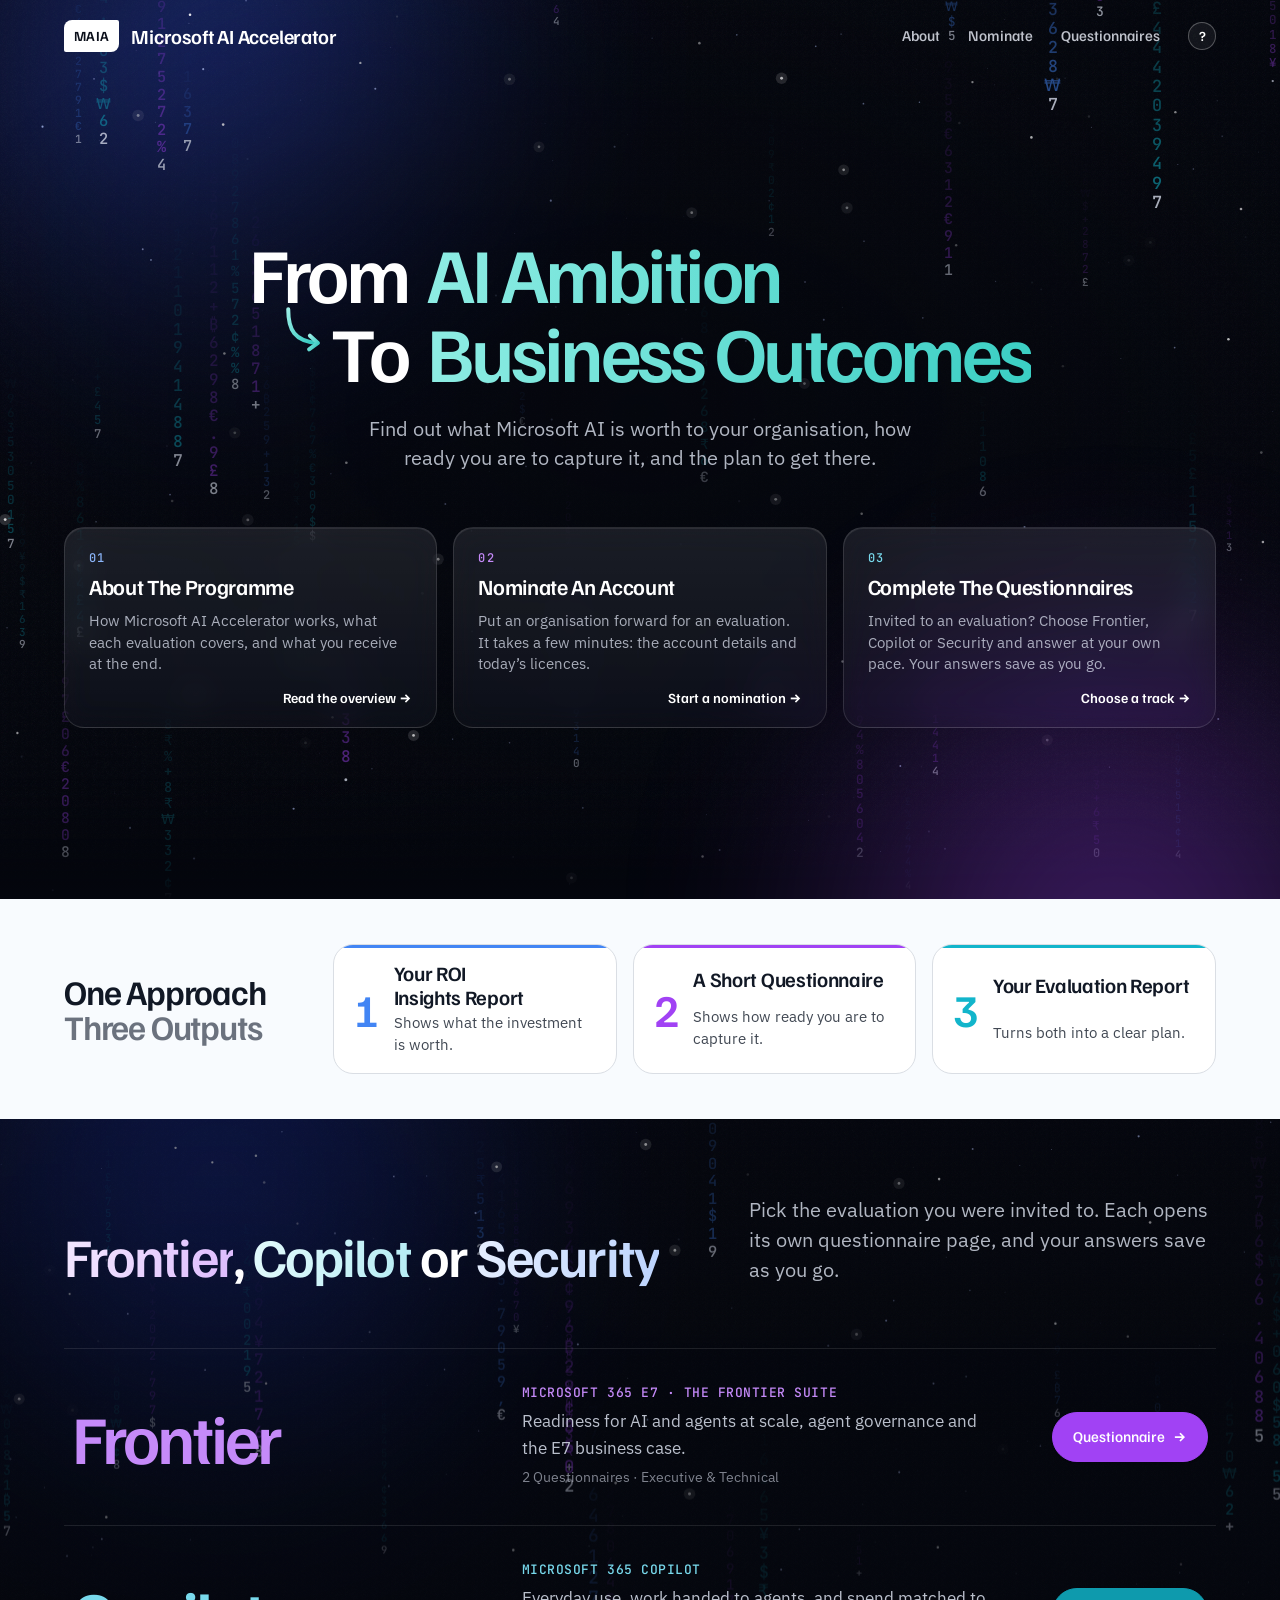
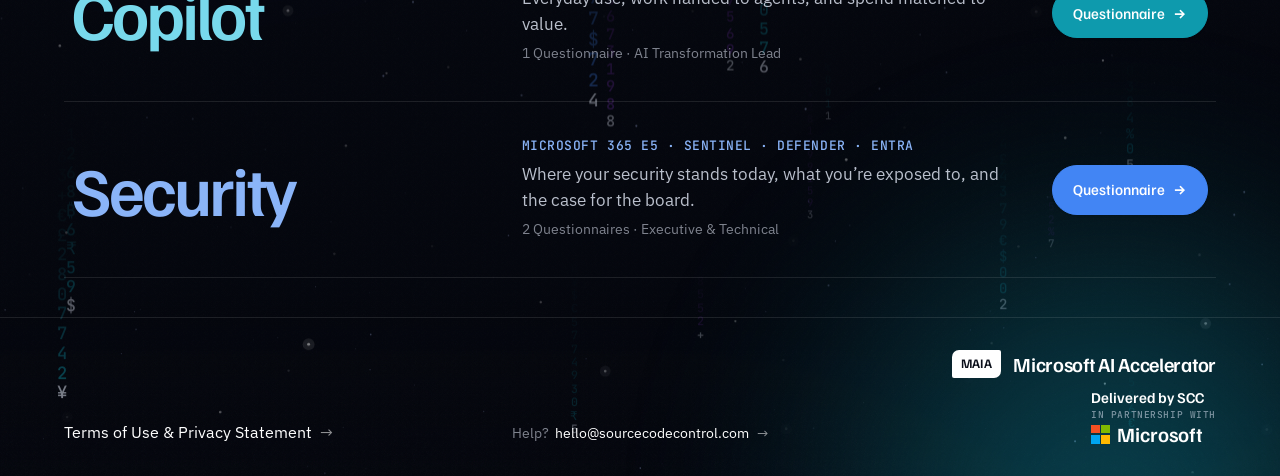
<file: index.html>
<!DOCTYPE html>
<html lang="en">
<head>
<meta charset="UTF-8">
<meta name="viewport" content="width=device-width, initial-scale=1.0">
<title>Microsoft AI Accelerator · MAIA</title>
<meta name="description" content="Welcome to Microsoft AI Accelerator: learn about the programme, nominate an account, or complete your Frontier, Copilot or Security questionnaires.">
<meta name="robots" content="noindex">
<link rel="icon" href="data:image/svg+xml,%3Csvg xmlns='http://www.w3.org/2000/svg' viewBox='0 0 64 64'%3E%3Crect width='64' height='64' rx='14' fill='%2317223A'/%3E%3Ctext x='32' y='40' font-family='Segoe UI,Arial' font-size='19' font-weight='700' fill='%23F5F7FB' text-anchor='middle'%3EMAIA%3C/text%3E%3C/svg%3E">
<link rel="preconnect" href="https://fonts.googleapis.com"><link rel="preconnect" href="https://fonts.gstatic.com" crossorigin><link href="https://fonts.googleapis.com/css2?family=Familjen+Grotesk:wght@500;600&amp;family=IBM+Plex+Sans:wght@400;500;600&amp;family=JetBrains+Mono:wght@500&amp;display=swap" rel="stylesheet">
<style>
body{margin:0;background:oklch(98.6% .005 250);color:oklch(21% .028 262);font:16px/1.55 'IBM Plex Sans',system-ui,sans-serif;-webkit-font-smoothing:antialiased}
a{color:inherit;text-decoration-thickness:1px;text-underline-offset:.16em}a:hover{color:oklch(48% .15 256)}
h1,h2,h3{margin:0;font-family:'Familjen Grotesk',system-ui,sans-serif;font-weight:600;letter-spacing:-.028em;line-height:1.05;text-wrap:balance}p{margin:0;text-wrap:pretty}
.wrap{width:100%;max-width:1440px;margin:0 auto;padding:0 64px;box-sizing:border-box}@media(max-width:960px){.wrap{padding:0 24px}}@media(max-width:640px){.wrap{padding:0 16px}.hide-s{display:none!important}}
.key{display:inline-flex;align-items:center;justify-content:center;gap:8px;min-height:44px;padding:0 16px;border:1px solid oklch(83% .012 252);border-radius:6px;background:oklch(99.4% .003 250);color:oklch(21% .028 262);font:500 14px/1 'Familjen Grotesk',sans-serif;box-shadow:0 3px 0 0 oklch(80% .016 254),0 6px 8px -4px oklch(21% .028 262/.28),inset 0 1px 0 #fff;text-decoration:none;white-space:nowrap;cursor:pointer;transition:transform .12s}
.key:hover{transform:translateY(-1px);color:oklch(21% .028 262)}.key:active{transform:translateY(3px);box-shadow:inset 0 1px 2px oklch(21% .028 262/.14)}
.key.p{min-height:48px;padding:0 24px;font-size:16px;background:oklch(48% .15 256);border-color:oklch(36% .13 260);color:#fff;box-shadow:0 3px 0 0 oklch(36% .13 260),0 6px 8px -4px oklch(30% .12 260/.45),inset 0 1px 0 oklch(100% 0 0/.22)}.key.p:hover{color:#fff}
.card{display:block;box-sizing:border-box;background:oklch(98.6% .005 250);border:1px solid oklch(90% .009 252);border-radius:16px 4px 16px 4px;box-shadow:0 1px 2px oklch(21% .028 262/.06);text-decoration:none;color:inherit;transition:border-color .22s}a.card:hover{border-color:oklch(72% .09 256);color:inherit}a.card:hover .key{transform:translateY(-1px)}
.eb{font:500 13px/1.3 'JetBrains Mono',ui-monospace,monospace;letter-spacing:.02em;text-transform:uppercase;color:oklch(48% .15 256)}
.dots{background-image:radial-gradient(circle,oklch(81% .045 255) 1px,transparent 1.4px);background-size:8px 16px}.dots-d{background-image:radial-gradient(circle,oklch(41% .05 260) 1px,transparent 1.4px);background-size:8px 16px}
.inp{width:100%;box-sizing:border-box;min-height:44px;padding:10px 12px;border:1px solid oklch(83% .012 252);border-radius:6px;background:#fff;color:inherit;font:16px/1.4 'IBM Plex Sans',sans-serif}
.opt{display:flex;gap:12px;align-items:flex-start;width:100%;box-sizing:border-box;text-align:left;padding:12px 14px;border:1px solid oklch(83% .012 252);border-radius:6px;background:#fff;color:inherit;font:16px/1.45 'IBM Plex Sans',sans-serif;cursor:pointer}.opt:hover{border-color:oklch(48% .15 256)}.opt.on{border-color:oklch(48% .15 256);background:oklch(95% .028 256);box-shadow:0 0 0 1px oklch(48% .15 256)}
.tbl{width:100%;border-collapse:collapse;font-size:14px}.tbl th{text-align:left;font:500 12px/1.2 'JetBrains Mono',monospace;text-transform:uppercase;color:oklch(50% .018 258);padding:10px;border:0;border-bottom:1px solid oklch(90% .009 252);white-space:nowrap;background:oklch(98.6% .005 250)}.tbl td{padding:6px 10px;border:0;border-top:1px solid oklch(90% .009 252);vertical-align:middle}.tbl tbody tr:first-child td{border-top:0}.rc>div:first-child{border-top:0!important}.tbl .inp{min-height:38px;padding:7px 9px;font-size:14px}
:focus-visible{outline:2px solid oklch(48% .15 256);outline-offset:2px}[hidden]{display:none!important}@media(prefers-reduced-motion:reduce){*{transition:none!important;animation:none!important}}
.wrap{max-width:1680px}.hero-grid{display:grid;grid-template-columns:minmax(0,5fr) minmax(96px,1.6fr) minmax(0,6fr);column-gap:48px;align-items:center;min-height:880px;padding-top:96px;padding-bottom:128px;position:relative;z-index:2}
.hero-grid>nav{grid-column:3;min-width:0}.doors{display:grid;gap:16px;margin:0;padding:0;list-style:none}.door{display:grid;grid-template-columns:44px minmax(0,1fr) auto;grid-template-areas:"n t k" "n d d";column-gap:16px;row-gap:8px;align-items:start;padding:24px;border-radius:8px!important}@supports (corner-shape:bevel){.door{border-radius:16px 4px 16px 4px!important;corner-shape:bevel round bevel round}}@media(max-width:1100px){.door{grid-template-areas:"n t" "n d" "n k";grid-template-columns:44px minmax(0,1fr)}.door .key{justify-self:start;margin-top:8px}}
.appr{display:grid;grid-template-columns:minmax(0,4fr) minmax(0,8fr);column-gap:64px}.row3{display:grid;grid-template-columns:64px minmax(0,5fr) minmax(0,6fr);column-gap:48px;align-items:baseline;padding:48px 0;border-top:1px solid oklch(90% .009 252)}
.thead{display:grid;grid-template-columns:minmax(0,7fr) minmax(0,5fr);column-gap:32px;align-items:end;margin-bottom:64px}.lanes{display:grid;grid-template-columns:minmax(0,8fr) minmax(0,4fr);column-gap:32px}
@media(max-width:960px){.hero-grid>nav{grid-column:1}.hero-grid,.appr,.thead,.lanes{grid-template-columns:minmax(0,1fr);row-gap:40px;min-height:0;padding-top:56px;padding-bottom:72px}.row3{grid-template-columns:40px minmax(0,1fr);row-gap:8px}.row3 p{grid-column:2}}
@media(max-width:640px){.door{grid-template-columns:40px minmax(0,1fr);padding:16px}.door>span:first-child{width:40px!important;height:40px!important}}
.key.p.tf{background:#7B45C2;border-color:#5B2F99;box-shadow:0 3px 0 0 #5B2F99,0 6px 8px -4px rgb(91 47 153/.45),inset 0 1px 0 rgb(255 255 255/.22)}.key.p.tc{background:#0B7C78;border-color:#075B58;box-shadow:0 3px 0 0 #075B58,0 6px 8px -4px rgb(7 91 88/.45),inset 0 1px 0 rgb(255 255 255/.22)}.key.p.ts{background:#0078D4;border-color:#005A9E;box-shadow:0 3px 0 0 #005A9E,0 6px 8px -4px rgb(0 90 158/.45),inset 0 1px 0 rgb(255 255 255/.22)}#motionBtn{right:16px!important;bottom:16px!important;min-height:36px!important;background:oklch(98.6% .005 250/.88)!important;backdrop-filter:blur(6px)}.nowrap{white-space:nowrap}
</style>
<style>
.hero3{min-height:calc(100vh - 72px);box-sizing:border-box;display:grid;align-content:center;gap:clamp(40px,6vh,72px);padding-top:clamp(40px,7vh,88px);padding-bottom:clamp(48px,8vh,96px)}
.hero3-copy{display:grid;gap:24px;justify-items:center;text-align:center}
.hl{display:grid;grid-template-columns:auto auto;column-gap:.26em;row-gap:.02em;justify-content:center;text-align:left;font-size:clamp(40px,5.6vw + 6px,104px);line-height:1;letter-spacing:-.045em}
.hl .a{justify-self:end}
#hero-title>span.a,#hero-title>span.b{color:#fff!important}
.hero-doors{display:grid;grid-template-columns:repeat(3,minmax(0,1fr));gap:16px;margin:0;padding:0;list-style:none;max-width:1240px;width:100%;justify-self:center}
.glass{height:100%;box-sizing:border-box;display:flex;flex-direction:column;gap:10px;padding:24px 24px 22px;border-radius:20px;text-decoration:none;background:linear-gradient(180deg,rgb(255 255 255/.09),rgb(255 255 255/.03));border:1px solid rgb(255 255 255/.12);backdrop-filter:blur(14px) saturate(140%);-webkit-backdrop-filter:blur(14px) saturate(140%);box-shadow:inset 0 1px 0 rgb(255 255 255/.08);transition:transform .5s var(--ease),border-color .3s,background .3s}
.glass:hover{transform:translateY(-4px);border-color:rgb(255 255 255/.3);background:linear-gradient(180deg,rgb(255 255 255/.13),rgb(255 255 255/.05))}
.glass .n{font:500 12px/1 'JetBrains Mono',monospace;letter-spacing:.1em;color:#8AB4F8}
.hero-doors li:nth-child(2) .n{color:#C58AF9}.hero-doors li:nth-child(3) .n{color:#78D9EC}
.glass .t{font:600 clamp(19px,.6vw + 14px,23px)/1.2 'Familjen Grotesk',system-ui,sans-serif;letter-spacing:-.015em;color:#fff}
.glass .d{font-size:14.5px;line-height:1.5;color:rgb(226 232 245/.72)}
.glass .go{margin-top:auto;padding-top:6px;font:600 14px/1 'Familjen Grotesk',sans-serif;color:#fff}.glass .go span{display:inline-block;transition:transform .4s var(--ease)}.glass:hover .go span{transform:translateX(6px)}
.space a.glass{color:inherit!important}
@media(max-width:520px){.hl{font-size:8.6vw}}
@media(max-width:960px){.hero-doors{grid-template-columns:minmax(0,1fr)}.hero3{min-height:0;padding-top:72px}}
#hero-title .grad{background:linear-gradient(100deg,#8FEDE4 0%,#3CCFC4 45%,#1FB3AE 70%,#8FEDE4 100%);background-size:220% 100%;-webkit-background-clip:text;background-clip:text;color:transparent!important;-webkit-text-fill-color:transparent;animation:wordIn 1.1s var(--ease) forwards,gradShift 14s ease-in-out infinite alternate;animation-delay:var(--d,0s),0s}
@keyframes gradShift{from{background-position:0% 50%}to{background-position:100% 50%}}
#hero-title>span.b.grad,#hero-title .grad.lite{color:transparent!important}
#hero-title .to-w{color:#fff}
#hero-title .to{display:inline-flex;align-items:flex-start;gap:.08em}
.arrow{width:.62em;height:.62em;margin-top:-.08em;overflow:visible}
.arrow path{stroke-dasharray:90;stroke-dashoffset:90;animation:draw 1.2s var(--ease) .9s forwards}
@keyframes draw{to{stroke-dashoffset:0}}
.hl .a:first-child{color:#fff}
.glass .go{align-self:flex-end}
.appr2{padding:clamp(28px,3.5vw,48px) 0}
.appr2-in{display:grid;grid-template-columns:minmax(0,2.4fr) minmax(0,9.6fr);gap:48px;align-items:center}
.appr2 h2{display:grid;font-size:clamp(26px,1.6vw + 14px,40px);line-height:1.02;letter-spacing:-.035em}.appr2 h2 .lite2{color:oklch(55% .02 260)}
.outs{display:grid;grid-template-columns:repeat(3,minmax(0,1fr));gap:16px;margin:0;padding:0;list-style:none}
.outs li{position:relative;display:grid;grid-template-columns:auto 1fr;column-gap:16px;row-gap:2px;align-items:center;padding:16px 20px;border-radius:20px;background:#fff;border:1px solid oklch(90% .009 252);overflow:hidden}
.outs li::before{content:"";position:absolute;left:0;right:0;top:0;height:3px;background:var(--c)}
.outs .num{grid-row:span 2;font:600 clamp(40px,2vw + 20px,56px)/.9 'Familjen Grotesk',system-ui,sans-serif;letter-spacing:-.05em;color:var(--c)}
.outs h3{font-size:clamp(18px,.5vw + 14px,22px);line-height:1.2;letter-spacing:-.015em}
.outs p{color:oklch(40% .02 260);font-size:14.5px;margin:0}.outs h3{margin:0}
@media(max-width:960px){.appr2-in,.outs{grid-template-columns:minmax(0,1fr)}.outs li{grid-template-columns:auto 1fr;column-gap:18px}.outs .num{grid-row:span 2}}
.tw{background-clip:text;-webkit-background-clip:text;color:transparent;-webkit-text-fill-color:transparent}
.tw-f{background-image:linear-gradient(100deg,#F3E8FF,#DDBBFD)}.tw-c{background-image:linear-gradient(100deg,#E3FAFC,#B5ECF4)}.tw-s{background-image:linear-gradient(100deg,#E6EFFF,#BCD3FD)}
.startgrid{display:grid;grid-template-columns:repeat(3,minmax(0,1fr));gap:20px;margin:0;padding:0;list-style:none}@media(max-width:960px){.startgrid{grid-template-columns:minmax(0,1fr)}}
.door2{height:100%;display:flex!important;flex-direction:column;gap:14px;padding:32px;background:#fff!important}
.door2 .n{font:500 13px/1 'JetBrains Mono',monospace;color:oklch(50% .018 258);letter-spacing:.08em}
.door2 h3{font-size:clamp(22px,.8vw + 15px,28px);letter-spacing:-.02em}.door2 p{color:oklch(40% .02 260)}
.door2 .go{margin-top:auto;padding-top:12px;font:600 15px/1 'Familjen Grotesk',sans-serif;color:var(--ink)}.door2 .go span{display:inline-block;transition:transform .4s var(--ease)}.door2:hover .go span{transform:translateX(6px)}
.row3 .num{font:600 25px/1 'Familjen Grotesk',system-ui,sans-serif}
.tracks{margin:0;padding:0;list-style:none;border-top:1px solid rgb(255 255 255/.1)}
.tracks li{border-bottom:1px solid rgb(255 255 255/.1)}
.trow{display:grid;grid-template-columns:minmax(0,5fr) minmax(0,6fr) auto;gap:24px 48px;align-items:center;padding:36px 8px;text-decoration:none;position:relative;border-radius:20px;transition:background .5s var(--ease)}
.trow:hover{background:linear-gradient(90deg,color-mix(in srgb,var(--c) 16%,transparent),transparent 70%)}
.tname{font:600 clamp(44px,4.4vw + 12px,96px)/1 'Familjen Grotesk',system-ui,sans-serif;letter-spacing:-.045em;color:var(--cl);transition:transform .6s var(--ease)}
.trow:hover .tname{transform:translateX(10px)}
.tmeta{display:grid;gap:6px}.tprod{font:500 13px/1.3 'JetBrains Mono',monospace;text-transform:uppercase;letter-spacing:.04em;color:var(--cl)}.tdesc{color:rgb(226 232 245/.82);font-size:17px}.ttime{color:rgb(226 232 245/.55);font-size:14px}
.trow .key{min-height:48px;font-size:15px}
@media(max-width:960px){.trow{grid-template-columns:minmax(0,1fr);padding:28px 0}.trow .key{justify-self:start}}
</style>
<link rel="stylesheet" href="assets/maia.css">
<script src="assets/maia.js" defer></script>
</head>
<body>
<div style="min-height:100vh;background:oklch(98.6% .005 250)">
<header class="wrap" style="display:flex;align-items:center;justify-content:space-between;gap:24px;min-height:72px;border-bottom:1px solid oklch(90% .009 252);background:oklch(98.6% .005 250);position:relative;z-index:10">
<a href="index.html#home" data-keep style="display:inline-flex;align-items:center;gap:12px;text-decoration:none;color:oklch(21% .028 262);min-width:0"><span aria-hidden="true" style="height:32px;padding:0 10px;display:grid;place-items:center;flex-shrink:0;border-radius:8px 2px;background:oklch(21% .028 262);color:oklch(98.6% .005 250);font:600 14px/1 'Familjen Grotesk',system-ui,sans-serif;letter-spacing:.02em">MAIA</span><span style="font:600 20px/1.1 'Familjen Grotesk',system-ui,sans-serif;letter-spacing:-.01em;white-space:nowrap">Microsoft AI Accelerator</span></a>
<nav aria-label="Site" style="display:flex;align-items:center;gap:28px"><a href="about.html" data-keep class="hide-s" style="font:500 15px/1 'Familjen Grotesk',system-ui,sans-serif;text-decoration:none;color:oklch(36% .022 260);">About</a><a href="nominate.html" data-keep class="hide-s" style="font:500 15px/1 'Familjen Grotesk',system-ui,sans-serif;text-decoration:none;color:oklch(36% .022 260);">Nominate</a><a href="questionnaires.html" data-keep class="hide-s" style="font:500 15px/1 'Familjen Grotesk',system-ui,sans-serif;text-decoration:none;color:oklch(36% .022 260);">Questionnaires</a></nav>
</header>
<main>
<section class="space center" aria-labelledby="hero-title" data-palette="security,frontier,copilot">
<div class="space-bg" aria-hidden="true"><canvas></canvas><div class="veil"></div><div class="grain"></div><div class="fade"></div></div>
<div class="wrap hero3">
<div class="hero3-copy">
<h1 id="hero-title" class="hl"><span class="a word" style="--d:.1s">From</span><span class="b word grad" style="--d:.22s">AI Ambition</span><span class="a word to" style="--d:.42s"><svg class="arrow" viewBox="0 0 60 60" aria-hidden="true"><defs><linearGradient id="arrG" x1="0" y1="0" x2="1" y2="1"><stop offset="0" stop-color="#9BEFE6"/><stop offset="1" stop-color="#2CC5BD"/></linearGradient></defs><path d="M14 4 C14 30 22 44 50 46" fill="none" stroke="url(#arrG)" stroke-width="5" stroke-linecap="round"/><path d="M41 37 L51 46 L40 54" fill="none" stroke="url(#arrG)" stroke-width="5" stroke-linecap="round" stroke-linejoin="round"/></svg><span class="to-w">To</span></span><span class="b word grad" style="--d:.54s">Business Outcomes</span></h1>
<p class="rv-self" style="--d:.55s;font-size:clamp(17px,.5vw + 14px,22px);line-height:1.45;max-width:46ch">Find out what Microsoft AI is worth to your organisation, how ready you are to capture it, and the plan to get there.</p>
</div>
<ol class="hero-doors" data-reveal>
<li><a class="glass" href="about.html" data-keep><span class="n">01</span><span class="t">About The Programme</span><span class="d">How Microsoft AI Accelerator works, what each evaluation covers, and what you receive at the end.</span><span class="go">Read the overview <span aria-hidden="true">→</span></span></a></li>
<li><a class="glass" href="nominate.html" data-keep><span class="n">02</span><span class="t">Nominate An Account</span><span class="d">Put an organisation forward for an evaluation. It takes a few minutes: the account details and today’s licences.</span><span class="go">Start a nomination <span aria-hidden="true">→</span></span></a></li>
<li><a class="glass" href="questionnaires.html" data-keep><span class="n">03</span><span class="t">Complete The Questionnaires</span><span class="d">Invited to an evaluation? Choose Frontier, Copilot or Security and answer at your own pace. Your answers save as you go.</span><span class="go">Choose a track <span aria-hidden="true">→</span></span></a></li>
</ol>
</div>
</section>

<section aria-labelledby="approach-title" class="appr2">
<div class="wrap appr2-in">
<div data-reveal><h2 id="approach-title"><span>One Approach</span><span class="lite2">Three Outputs</span></h2></div>
<ol class="outs" data-reveal>
<li style="--c:var(--g-blue)"><span class="num">1</span><h3>Your ROI Insights Report</h3><p>Shows what the investment is worth.</p></li>
<li style="--c:var(--frontier)"><span class="num">2</span><h3>A Short Questionnaire</h3><p>Shows how ready you are to capture it.</p></li>
<li style="--c:var(--copilot)"><span class="num">3</span><h3>Your Evaluation Report</h3><p>Turns both into a clear plan.</p></li>
</ol>
</div>
</section>

</main>
<div class="space joined" data-palette="frontier,copilot,security" style="--accent-a:#2B4CFF;--accent-b:#12B5CB"><div class="space-bg" aria-hidden="true"><canvas></canvas><div class="veil-soft"></div><div class="grain"></div></div>
<section class="joined-part" aria-labelledby="tracks-title">
<div class="wrap" style="padding-top:clamp(56px,6vw,88px);padding-bottom:clamp(24px,3vw,40px)">
<div class="thead" data-reveal>
<h2 id="tracks-title" style="font-size:clamp(36px,3vw + 16px,64px);color:#fff;letter-spacing:-.035em"><span class="tw tw-f">Frontier</span>, <span class="tw tw-c">Copilot</span> or <span class="tw tw-s">Security</span></h2>
<p style="font-size:clamp(18px,.35vw + 16px,22px);line-height:1.45">Pick the evaluation you were invited to. Each opens its own questionnaire page, and your answers save as you go.</p>
</div>
<ul class="tracks" data-reveal>
<li style="--c:var(--frontier);--cl:var(--frontier-l)"><a href="frontier.html" data-keep class="trow"><span class="tname">Frontier</span><span class="tmeta"><span class="tprod">Microsoft 365 E7 · the Frontier Suite</span><span class="tdesc">Readiness for AI and agents at scale, agent governance and the E7 business case.</span><span class="ttime">2 Questionnaires · Executive &amp; Technical</span></span><span class="key p tf">Questionnaire <span aria-hidden="true">→</span></span></a></li>
<li style="--c:var(--copilot);--cl:var(--copilot-l)"><a href="copilot.html" data-keep class="trow"><span class="tname">Copilot</span><span class="tmeta"><span class="tprod">Microsoft 365 Copilot</span><span class="tdesc">Everyday use, work handed to agents, and spend matched to value.</span><span class="ttime">1 Questionnaire · AI Transformation Lead</span></span><span class="key p tc">Questionnaire <span aria-hidden="true">→</span></span></a></li>
<li style="--c:var(--security);--cl:var(--security-l)"><a href="security.html" data-keep class="trow"><span class="tname">Security</span><span class="tmeta"><span class="tprod">Microsoft 365 E5 · Sentinel · Defender · Entra</span><span class="tdesc">Where your security stands today, what you’re exposed to, and the case for the board.</span><span class="ttime">2 Questionnaires · Executive &amp; Technical</span></span><span class="key p ts">Questionnaire <span aria-hidden="true">→</span></span></a></li>
</ul>
</div>
</section>
<footer class="foot">
<div class="wrap foot-in">
<a class="fa f-terms" href="terms.html" data-keep>Terms of Use &amp; Privacy Statement <span aria-hidden="true">→</span></a>
<p class="f-help"><span class="muted">Help?</span> <a class="fa" href="mailto:hello@sourcecodecontrol.com">hello@sourcecodecontrol.com <span aria-hidden="true">→</span></a></p>
<div class="f-brand">
<div class="foot-brand"><span class="logo" aria-hidden="true">MAIA</span><p class="wm">Microsoft AI Accelerator</p></div>
<div class="partner-box" aria-label="Delivered by SCC in partnership with Microsoft"><span class="pb1">Delivered by SCC</span><span class="pb2">in partnership with</span><span class="pb3"><span class="mslogo" aria-hidden="true"><i></i><i></i><i></i><i></i></span><span class="msw">Microsoft</span></span></div>
</div>
</div>
</footer>
</div>
</div>
<script>
/* earlier links to this page: ?track= opens that track; invitation links and old #sections open the right page */
(function(){try{
  var p=new URLSearchParams(location.search),t=(p.get('track')||'').toLowerCase(),m={frontier:'frontier.html',copilot:'copilot.html',security:'security.html'};
  if(m[t]){p.delete('track');var q=p.toString();location.replace(m[t]+(q?'?'+q:''));return;}
  var h=location.hash.slice(1),go=null,qs=location.search;
  if(/^(learn|how|roi|questionnaires|report)$/.test(h))go='about.html'+qs+(h==='learn'?'':'#'+h);
  else if(h==='nominate')go='nominate.html'+qs;
  else if(/^(start-questionnaires|choose)$/.test(h)||(!h&&/[?&](project|invite|company|domain)=/.test(qs)))go='questionnaires.html'+qs;
  if(go)location.replace(go);
}catch(e){}})();
</script><script>
/* carry the invitation parameters (?project=…, ?invite=…, ?company=…, ?domain=…) to the next page */
(function(){try{var q=location.search;if(!q)return;document.querySelectorAll('a[data-keep]').forEach(function(a){var h=a.getAttribute('href');if(!h||h.indexOf('?')>=0||h.indexOf('#')===0)return;var i=h.indexOf('#');a.setAttribute('href',i<0?h+q:h.slice(0,i)+q+h.slice(i));});}catch(e){}})();
</script>
</body>
</html>
</file>
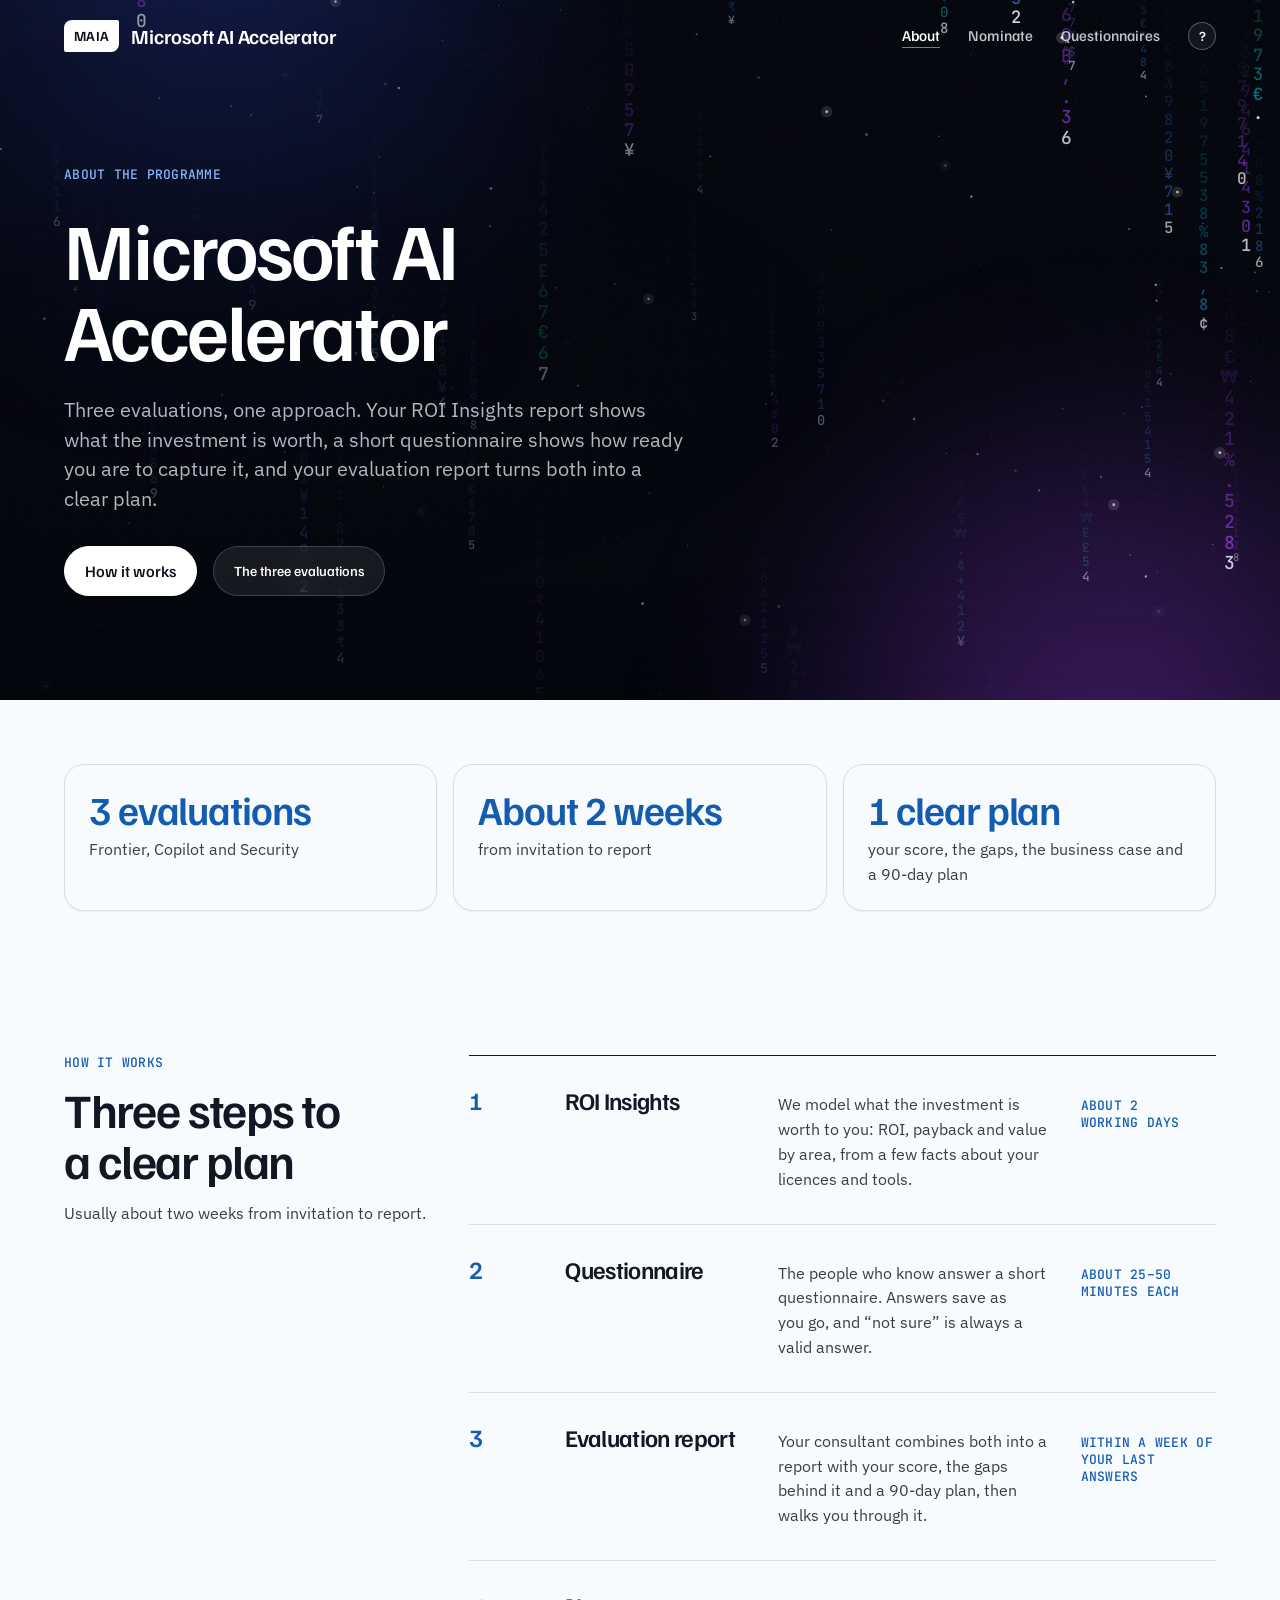
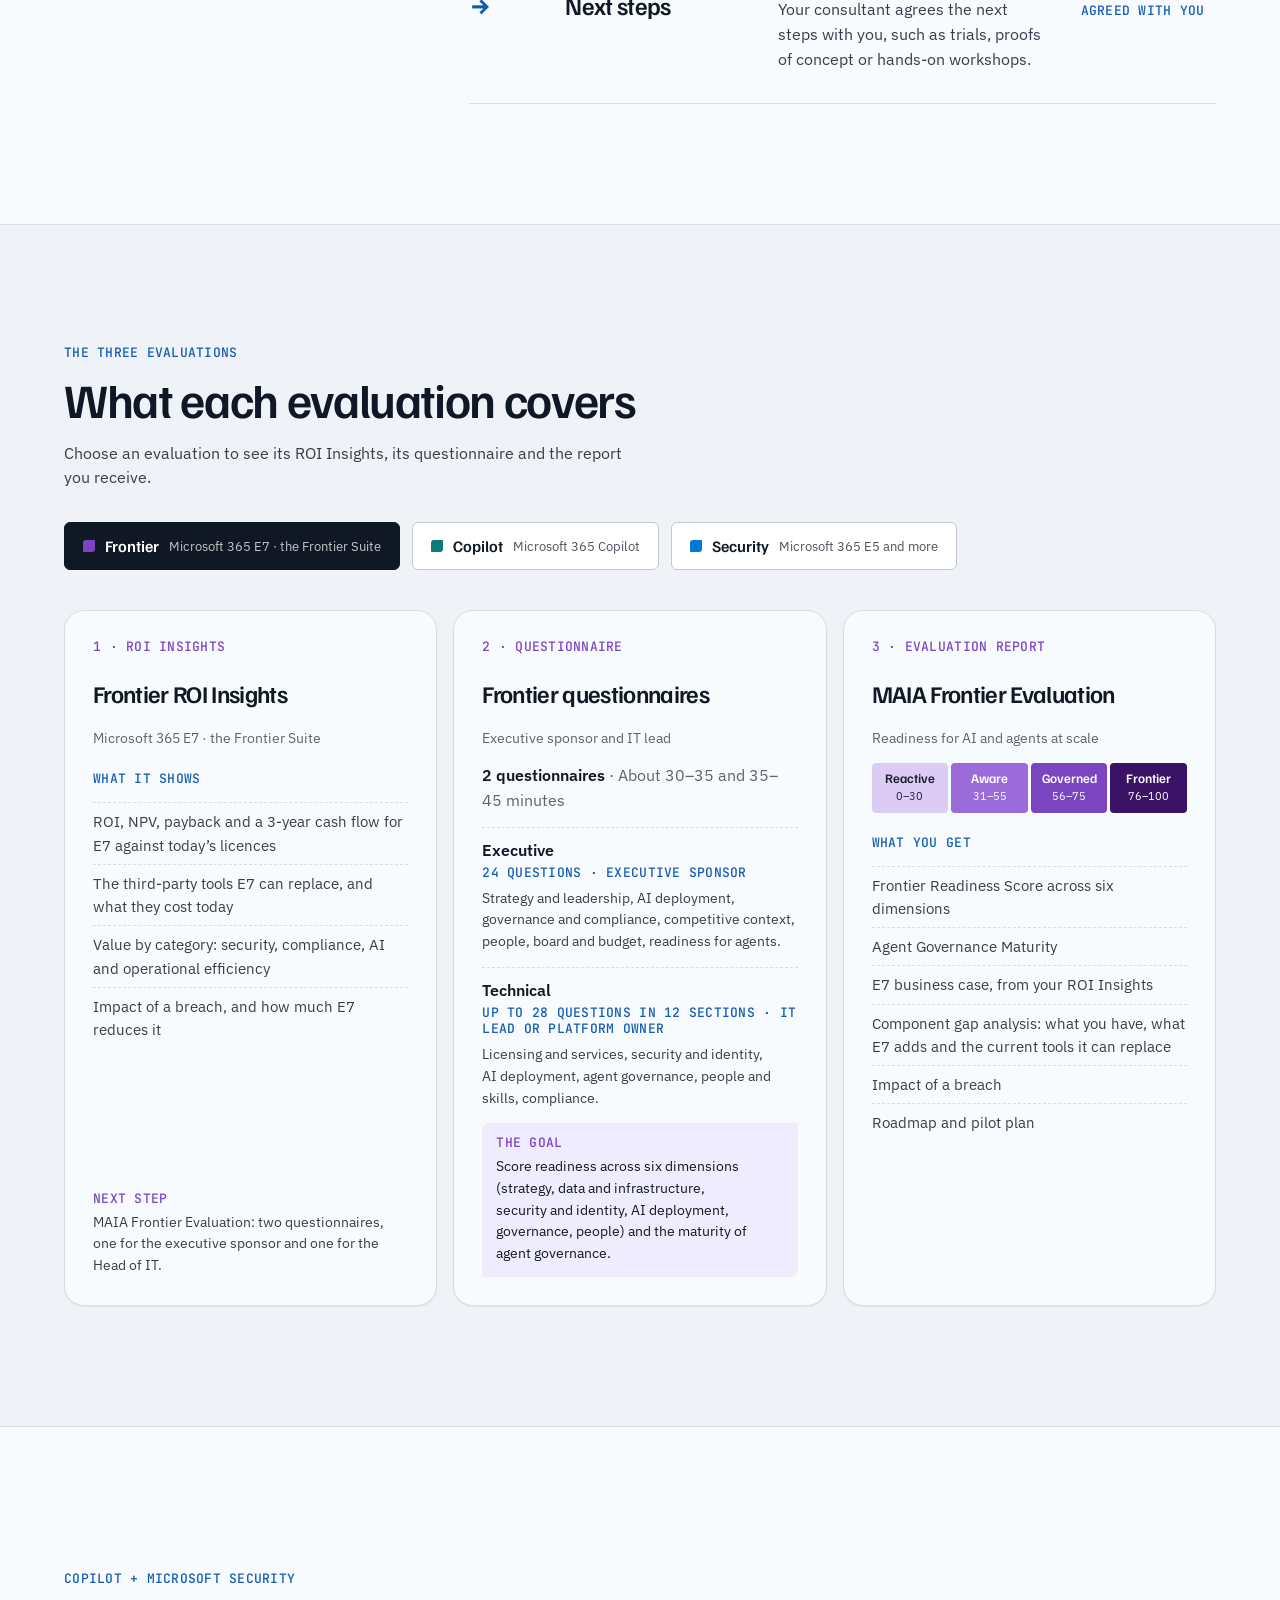
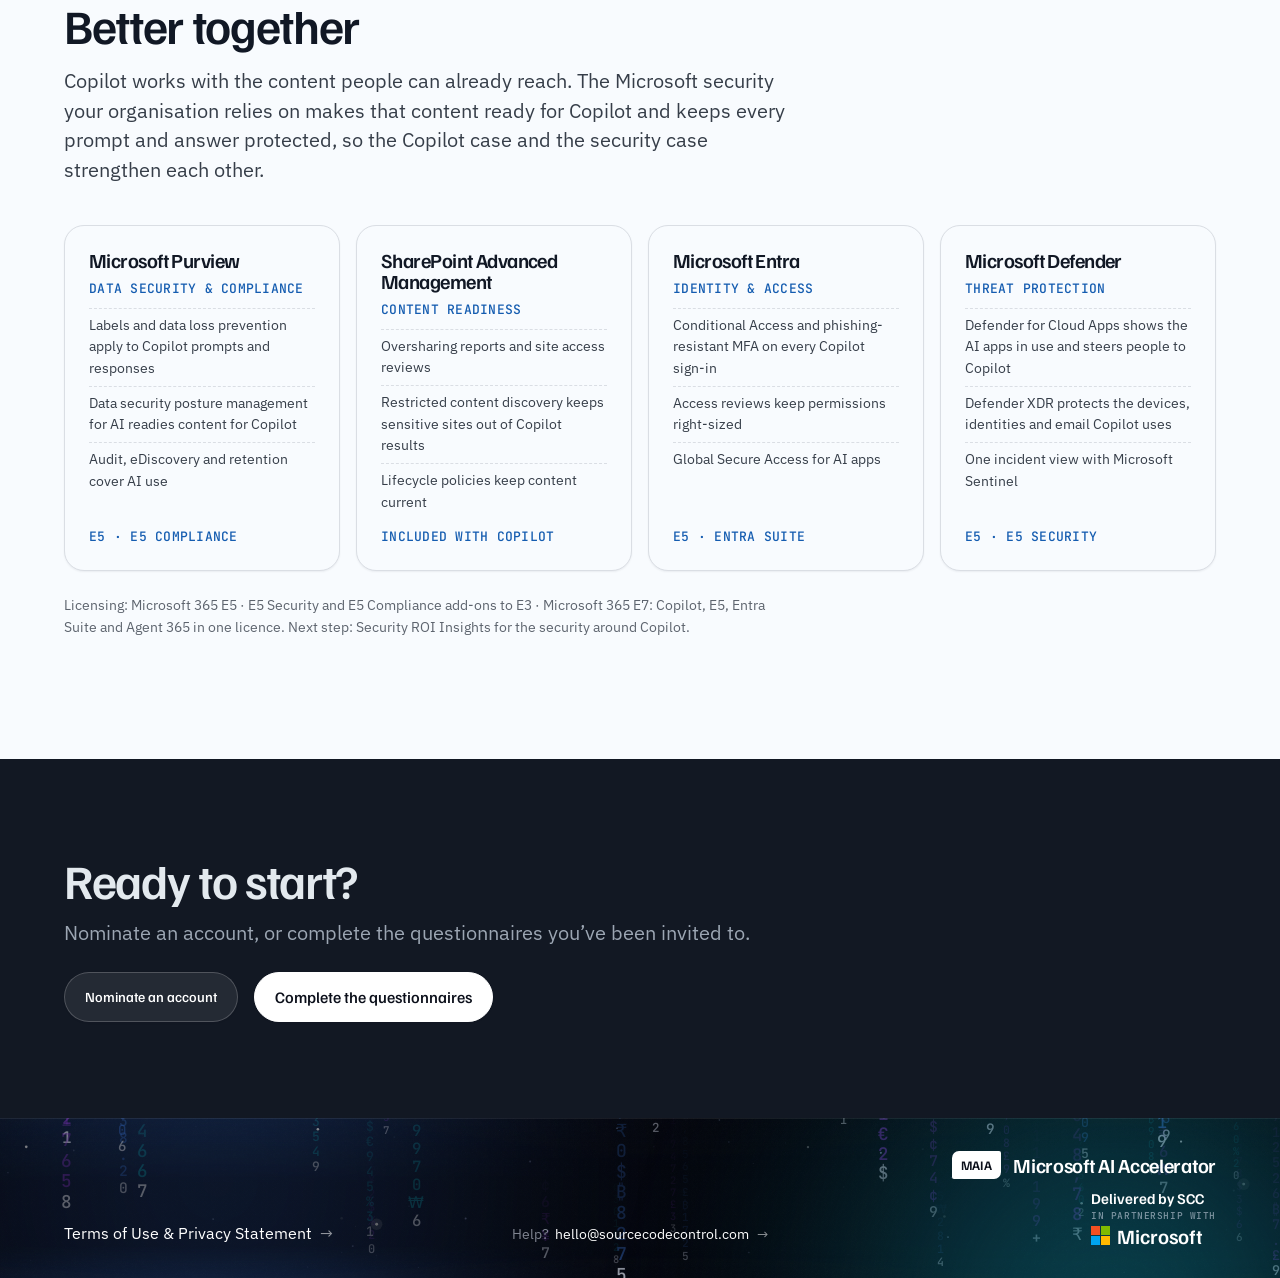
<file: about.html>
<!DOCTYPE html>
<html lang="en">
<head>
<meta charset="UTF-8">
<meta name="viewport" content="width=device-width, initial-scale=1.0">
<title>About the programme · Microsoft AI Accelerator</title>
<meta name="description" content="Welcome to Microsoft AI Accelerator: learn about the programme, nominate an account, or complete your Frontier, Copilot or Security questionnaires.">
<meta name="robots" content="noindex">
<link rel="icon" href="data:image/svg+xml,%3Csvg xmlns='http://www.w3.org/2000/svg' viewBox='0 0 64 64'%3E%3Crect width='64' height='64' rx='14' fill='%2317223A'/%3E%3Ctext x='32' y='40' font-family='Segoe UI,Arial' font-size='19' font-weight='700' fill='%23F5F7FB' text-anchor='middle'%3EMAIA%3C/text%3E%3C/svg%3E">
<link rel="preconnect" href="https://fonts.googleapis.com"><link rel="preconnect" href="https://fonts.gstatic.com" crossorigin><link href="https://fonts.googleapis.com/css2?family=Familjen+Grotesk:wght@500;600&amp;family=IBM+Plex+Sans:wght@400;500;600&amp;family=JetBrains+Mono:wght@500&amp;display=swap" rel="stylesheet">
<style>
body{margin:0;background:oklch(98.6% .005 250);color:oklch(21% .028 262);font:16px/1.55 'IBM Plex Sans',system-ui,sans-serif;-webkit-font-smoothing:antialiased}
a{color:inherit;text-decoration-thickness:1px;text-underline-offset:.16em}a:hover{color:oklch(48% .15 256)}
h1,h2,h3{margin:0;font-family:'Familjen Grotesk',system-ui,sans-serif;font-weight:600;letter-spacing:-.028em;line-height:1.05;text-wrap:balance}p{margin:0;text-wrap:pretty}
.wrap{width:100%;max-width:1440px;margin:0 auto;padding:0 64px;box-sizing:border-box}@media(max-width:960px){.wrap{padding:0 24px}}@media(max-width:640px){.wrap{padding:0 16px}.hide-s{display:none!important}}
.key{display:inline-flex;align-items:center;justify-content:center;gap:8px;min-height:44px;padding:0 16px;border:1px solid oklch(83% .012 252);border-radius:6px;background:oklch(99.4% .003 250);color:oklch(21% .028 262);font:500 14px/1 'Familjen Grotesk',sans-serif;box-shadow:0 3px 0 0 oklch(80% .016 254),0 6px 8px -4px oklch(21% .028 262/.28),inset 0 1px 0 #fff;text-decoration:none;white-space:nowrap;cursor:pointer;transition:transform .12s}
.key:hover{transform:translateY(-1px);color:oklch(21% .028 262)}.key:active{transform:translateY(3px);box-shadow:inset 0 1px 2px oklch(21% .028 262/.14)}
.key.p{min-height:48px;padding:0 24px;font-size:16px;background:oklch(48% .15 256);border-color:oklch(36% .13 260);color:#fff;box-shadow:0 3px 0 0 oklch(36% .13 260),0 6px 8px -4px oklch(30% .12 260/.45),inset 0 1px 0 oklch(100% 0 0/.22)}.key.p:hover{color:#fff}
.card{display:block;box-sizing:border-box;background:oklch(98.6% .005 250);border:1px solid oklch(90% .009 252);border-radius:16px 4px 16px 4px;box-shadow:0 1px 2px oklch(21% .028 262/.06);text-decoration:none;color:inherit;transition:border-color .22s}a.card:hover{border-color:oklch(72% .09 256);color:inherit}a.card:hover .key{transform:translateY(-1px)}
.eb{font:500 13px/1.3 'JetBrains Mono',ui-monospace,monospace;letter-spacing:.02em;text-transform:uppercase;color:oklch(48% .15 256)}
.dots{background-image:radial-gradient(circle,oklch(81% .045 255) 1px,transparent 1.4px);background-size:8px 16px}.dots-d{background-image:radial-gradient(circle,oklch(41% .05 260) 1px,transparent 1.4px);background-size:8px 16px}
.inp{width:100%;box-sizing:border-box;min-height:44px;padding:10px 12px;border:1px solid oklch(83% .012 252);border-radius:6px;background:#fff;color:inherit;font:16px/1.4 'IBM Plex Sans',sans-serif}
.opt{display:flex;gap:12px;align-items:flex-start;width:100%;box-sizing:border-box;text-align:left;padding:12px 14px;border:1px solid oklch(83% .012 252);border-radius:6px;background:#fff;color:inherit;font:16px/1.45 'IBM Plex Sans',sans-serif;cursor:pointer}.opt:hover{border-color:oklch(48% .15 256)}.opt.on{border-color:oklch(48% .15 256);background:oklch(95% .028 256);box-shadow:0 0 0 1px oklch(48% .15 256)}
.tbl{width:100%;border-collapse:collapse;font-size:14px}.tbl th{text-align:left;font:500 12px/1.2 'JetBrains Mono',monospace;text-transform:uppercase;color:oklch(50% .018 258);padding:10px;border:0;border-bottom:1px solid oklch(90% .009 252);white-space:nowrap;background:oklch(98.6% .005 250)}.tbl td{padding:6px 10px;border:0;border-top:1px solid oklch(90% .009 252);vertical-align:middle}.tbl tbody tr:first-child td{border-top:0}.rc>div:first-child{border-top:0!important}.tbl .inp{min-height:38px;padding:7px 9px;font-size:14px}
:focus-visible{outline:2px solid oklch(48% .15 256);outline-offset:2px}[hidden]{display:none!important}@media(prefers-reduced-motion:reduce){*{transition:none!important;animation:none!important}}
.g3{display:grid;grid-template-columns:repeat(3,minmax(0,1fr));gap:16px}.steps{display:grid;grid-template-columns:minmax(0,4fr) minmax(0,8fr);column-gap:32px}
.srow{display:grid;grid-template-columns:64px minmax(0,4fr) minmax(0,6fr) minmax(0,3fr);column-gap:32px;align-items:baseline;padding:32px 0;border-top:1px solid oklch(90% .009 252)}
.tab{display:inline-flex;align-items:center;gap:10px;min-height:48px;padding:0 18px;border:1px solid oklch(83% .012 252);border-radius:6px;background:#fff;color:inherit;font:600 16px/1 'Familjen Grotesk',sans-serif;cursor:pointer}.tab.on{background:oklch(21% .028 262);color:#fff;border-color:oklch(21% .028 262)}
.bt4{display:grid;grid-template-columns:repeat(4,minmax(0,1fr));gap:16px}
@media(max-width:960px){.g3,.steps,.bt4{grid-template-columns:minmax(0,1fr);row-gap:24px}.srow{grid-template-columns:40px minmax(0,1fr);row-gap:8px}.srow>*:nth-child(n+3){grid-column:2}}
.key.p.tf{background:#7B45C2;border-color:#5B2F99;box-shadow:0 3px 0 0 #5B2F99,0 6px 8px -4px rgb(91 47 153/.45),inset 0 1px 0 rgb(255 255 255/.22)}.key.p.tc{background:#0B7C78;border-color:#075B58;box-shadow:0 3px 0 0 #075B58,0 6px 8px -4px rgb(7 91 88/.45),inset 0 1px 0 rgb(255 255 255/.22)}.key.p.ts{background:#0078D4;border-color:#005A9E;box-shadow:0 3px 0 0 #005A9E,0 6px 8px -4px rgb(0 90 158/.45),inset 0 1px 0 rgb(255 255 255/.22)}#motionBtn{right:16px!important;bottom:16px!important;min-height:36px!important;background:oklch(98.6% .005 250/.88)!important;backdrop-filter:blur(6px)}.nowrap{white-space:nowrap}
</style>
<link rel="stylesheet" href="assets/maia.css">
<script src="assets/maia.js" defer></script>
</head>
<body>
<div style="min-height:100vh;background:oklch(98.6% .005 250)">
<header class="wrap" style="display:flex;align-items:center;justify-content:space-between;gap:24px;min-height:72px;border-bottom:1px solid oklch(90% .009 252);background:oklch(98.6% .005 250);position:relative;z-index:10">
<a href="index.html#home" data-keep style="display:inline-flex;align-items:center;gap:12px;text-decoration:none;color:oklch(21% .028 262);min-width:0"><span aria-hidden="true" style="height:32px;padding:0 10px;display:grid;place-items:center;flex-shrink:0;border-radius:8px 2px;background:oklch(21% .028 262);color:oklch(98.6% .005 250);font:600 14px/1 'Familjen Grotesk',system-ui,sans-serif;letter-spacing:.02em">MAIA</span><span style="font:600 20px/1.1 'Familjen Grotesk',system-ui,sans-serif;letter-spacing:-.01em;white-space:nowrap">Microsoft AI Accelerator</span></a>
<nav aria-label="Site" style="display:flex;align-items:center;gap:28px"><a href="about.html" data-keep class="hide-s" style="font:500 15px/1 'Familjen Grotesk',system-ui,sans-serif;text-decoration:none;color:oklch(21% .028 262);text-decoration:underline;text-decoration-color:oklch(48% .15 256);text-underline-offset:6px;">About</a><a href="nominate.html" data-keep class="hide-s" style="font:500 15px/1 'Familjen Grotesk',system-ui,sans-serif;text-decoration:none;color:oklch(36% .022 260);">Nominate</a><a href="questionnaires.html" data-keep class="hide-s" style="font:500 15px/1 'Familjen Grotesk',system-ui,sans-serif;text-decoration:none;color:oklch(36% .022 260);">Questionnaires</a></nav>
</header>
<main>
<section class="space" data-palette="security,frontier,copilot"><div class="space-bg" aria-hidden="true"><canvas></canvas><div class="veil"></div><div class="grain"></div><div class="fade"></div></div><div class="wrap" style="position:relative;z-index:2;padding-top:96px;padding-bottom:104px"><div data-shield="0.03" style="display:grid;gap:24px;max-width:900px">
<p class="eb">About the programme</p>
<h1 data-words style="font-size:clamp(44px,5vw + 16px,84px);line-height:1.02;max-width:16ch">Microsoft AI Accelerator</h1>
<p style="font-size:clamp(18px,.35vw + 16px,22px);line-height:1.45;color:oklch(36% .022 260);max-width:52ch">Three evaluations, one approach. Your ROI Insights report shows what the investment is worth, a short questionnaire shows how ready you are to capture it, and your evaluation report turns both into a clear plan.</p>
<div style="display:flex;flex-wrap:wrap;gap:16px;margin-top:8px"><a class="key p" href="#how">How it works</a><a class="key" href="#evaluations">The three evaluations</a></div>
</div></div><button type="button" id="motionBtn" aria-pressed="false" style="position:absolute;right:24px;bottom:16px;z-index:3;min-height:44px;padding:0 12px;border:1px solid oklch(90% .009 252);border-radius:6px;background:oklch(98.6% .005 250);color:oklch(50% .018 258);font:500 13px/1 'IBM Plex Sans',sans-serif;cursor:pointer">Pause motion</button></section>
<section class="wrap" style="padding-top:64px"><div class="g3" data-reveal>
<div class="card" style="padding:24px"><p style="font:600 40px/1 'Familjen Grotesk',system-ui,sans-serif;letter-spacing:-.028em;color:oklch(48% .15 256)">3 evaluations</p><p style="color:oklch(36% .022 260);margin-top:8px">Frontier, Copilot and Security</p></div>
<div class="card" style="padding:24px"><p style="font:600 40px/1 'Familjen Grotesk',system-ui,sans-serif;letter-spacing:-.028em;color:oklch(48% .15 256)">About 2 weeks</p><p style="color:oklch(36% .022 260);margin-top:8px">from invitation to report</p></div>
<div class="card" style="padding:24px"><p style="font:600 40px/1 'Familjen Grotesk',system-ui,sans-serif;letter-spacing:-.028em;color:oklch(48% .15 256)">1 clear plan</p><p style="color:oklch(36% .022 260);margin-top:8px">your score, the gaps, the business case and a 90-day plan</p></div>
</div></section>
<section id="how" class="wrap steps" style="padding-top:144px;padding-bottom:120px">
<div style="margin-bottom:40px"><p class="eb">How it works</p><h2 style="font-size:clamp(32px,2.5vw + 16px,56px);max-width:12ch;margin-top:12px">Three steps to a clear plan</h2><p style="color:oklch(36% .022 260);margin-top:16px">Usually about two weeks from invitation to report.</p></div>
<ol style="margin:0;padding:0;list-style:none;border-bottom:1px solid oklch(90% .009 252)">
<li class="srow" style="border-top-color:oklch(21% .028 262)"><span style="font:600 25px/1 'Familjen Grotesk',system-ui,sans-serif;color:oklch(48% .15 256)">1</span><h3 style="font-size:24px">ROI Insights</h3><p style="color:oklch(36% .022 260)">We model what the investment is worth to you: ROI, payback and value by area, from a few facts about your licences and tools.</p><p class="eb">About 2 working days</p></li>
<li class="srow"><span style="font:600 25px/1 'Familjen Grotesk',system-ui,sans-serif;color:oklch(48% .15 256)">2</span><h3 style="font-size:24px">Questionnaire</h3><p style="color:oklch(36% .022 260)">The people who know answer a short questionnaire. Answers save as you go, and “not sure” is always a valid answer.</p><p class="eb">About 25–50 minutes each</p></li>
<li class="srow"><span style="font:600 25px/1 'Familjen Grotesk',system-ui,sans-serif;color:oklch(48% .15 256)">3</span><h3 style="font-size:24px">Evaluation report</h3><p style="color:oklch(36% .022 260)">Your consultant combines both into a report with your score, the gaps behind it and a 90-day plan, then walks you through it.</p><p class="eb">Within a week of your last answers</p></li>
<li class="srow"><span style="font:600 25px/1 'Familjen Grotesk',system-ui,sans-serif;color:oklch(48% .15 256)">→</span><h3 style="font-size:24px">Next steps</h3><p style="color:oklch(36% .022 260)">Your consultant agrees the next steps with you, such as trials, proofs of concept or hands-on workshops.</p><p class="eb">Agreed with you</p></li>
</ol>
</section>
<section id="evaluations" style="background:oklch(96.2% .008 252);border-top:1px solid oklch(90% .009 252);border-bottom:1px solid oklch(90% .009 252);padding:120px 0">
<div class="wrap">
<p class="eb">The three evaluations</p><h2 style="font-size:clamp(32px,2.5vw + 16px,56px);margin-top:12px">What each evaluation covers</h2>
<p style="color:oklch(36% .022 260);margin-top:16px;max-width:60ch">Choose an evaluation to see its ROI Insights, its questionnaire and the report you receive.</p>
<div role="tablist" aria-label="Evaluations" style="display:flex;flex-wrap:wrap;gap:12px;margin:32px 0 40px"><button type="button" role="tab" class="tab on" id="tab-frontier" data-k="frontier" aria-selected="true" aria-controls="panel-frontier"><span aria-hidden="true" style="width:12px;height:12px;border-radius:3px 1px;background:#7B45C2"></span>Frontier<span style="font:400 13px/1 'IBM Plex Sans',sans-serif;opacity:.75">Microsoft 365 E7 · the Frontier Suite</span></button><button type="button" role="tab" class="tab" id="tab-copilot" data-k="copilot" aria-selected="false" aria-controls="panel-copilot"><span aria-hidden="true" style="width:12px;height:12px;border-radius:3px 1px;background:#0B7C78"></span>Copilot<span style="font:400 13px/1 'IBM Plex Sans',sans-serif;opacity:.75">Microsoft 365 Copilot</span></button><button type="button" role="tab" class="tab" id="tab-security" data-k="security" aria-selected="false" aria-controls="panel-security"><span aria-hidden="true" style="width:12px;height:12px;border-radius:3px 1px;background:#0078D4"></span>Security<span style="font:400 13px/1 'IBM Plex Sans',sans-serif;opacity:.75">Microsoft 365 E5 and more</span></button></div>
<div class="g3" data-reveal role="tabpanel" id="panel-frontier" aria-labelledby="tab-frontier">
<div class="card" style="padding:28px;display:flex;flex-direction:column;gap:14px"><p class="eb" style="color:#7B45C2">1 · ROI Insights</p><h3 style="font-size:24px;line-height:1.15;margin-top:10px">Frontier ROI Insights</h3><p style="color:oklch(50% .018 258);font-size:14px;margin-top:6px">Microsoft 365 E7 · the Frontier Suite</p><p class="eb" style="margin-top:8px">What it shows</p><ul style="margin:0;padding:0;list-style:none;font-size:15px;color:oklch(36% .022 260)"><li style="padding:7px 0;border-top:1px dashed oklch(90% .009 252)">ROI, NPV, payback and a 3-year cash flow for E7 against today’s licences</li><li style="padding:7px 0;border-top:1px dashed oklch(90% .009 252)">The third-party tools E7 can replace, and what they cost today</li><li style="padding:7px 0;border-top:1px dashed oklch(90% .009 252)">Value by category: security, compliance, AI and operational efficiency</li><li style="padding:7px 0;border-top:1px dashed oklch(90% .009 252)">Impact of a breach, and how much E7 reduces it</li></ul><div style="margin-top:auto;padding-top:12px;font-size:14px;color:oklch(36% .022 260)"><p class="eb" style="color:#7B45C2">Next step</p><p style="margin-top:4px">MAIA Frontier Evaluation: two questionnaires, one for the executive sponsor and one for the Head of IT.</p></div></div>
<div class="card" style="padding:28px;display:flex;flex-direction:column;gap:14px"><p class="eb" style="color:#7B45C2">2 · Questionnaire</p><h3 style="font-size:24px;line-height:1.15;margin-top:10px">Frontier questionnaires</h3><p style="color:oklch(50% .018 258);font-size:14px;margin-top:6px">Executive sponsor and IT lead</p><p style="font-weight:600">2 questionnaires<span style="font-weight:400;color:oklch(50% .018 258)"> · About 30–35 and 35–45 minutes</span></p><div style="border-top:1px dashed oklch(90% .009 252);padding-top:10px"><p style="font-weight:600">Executive</p><p class="eb" style="margin-top:2px">24 questions · executive sponsor</p><p style="font-size:14px;color:oklch(36% .022 260);margin-top:6px">Strategy and leadership, AI deployment, governance and compliance, competitive context, people, board and budget, readiness for agents.</p></div><div style="border-top:1px dashed oklch(90% .009 252);padding-top:10px"><p style="font-weight:600">Technical</p><p class="eb" style="margin-top:2px">Up to 28 questions in 12 sections · IT lead or platform owner</p><p style="font-size:14px;color:oklch(36% .022 260);margin-top:6px">Licensing and services, security and identity, AI deployment, agent governance, people and skills, compliance.</p></div><div style="margin-top:auto;padding:12px 14px;border-radius:8px 2px;background:oklch(95% .025 292);font-size:14px"><p class="eb" style="color:#7B45C2">The goal</p><p style="margin-top:4px">Score readiness across six dimensions (strategy, data and infrastructure, security and identity, AI deployment, governance, people) and the maturity of agent governance.</p></div></div>
<div class="card" style="padding:28px;display:flex;flex-direction:column;gap:14px"><p class="eb" style="color:#7B45C2">3 · Evaluation report</p><h3 style="font-size:24px;line-height:1.15;margin-top:10px">MAIA Frontier Evaluation</h3><p style="color:oklch(50% .018 258);font-size:14px;margin-top:6px">Readiness for AI and agents at scale</p><div style="display:grid;grid-template-columns:repeat(4,minmax(0,1fr));gap:3px"><div style="padding:8px 4px;border-radius:4px;text-align:center;background:#DCCBF4;color:#1B2030"><p style="font:600 13px/1.1 'Familjen Grotesk',system-ui,sans-serif">Reactive</p><p style="font-size:11px;margin-top:2px">0–30</p></div><div style="padding:8px 4px;border-radius:4px;text-align:center;background:#9B6BDA;color:#FFFFFF"><p style="font:600 13px/1.1 'Familjen Grotesk',system-ui,sans-serif">Aware</p><p style="font-size:11px;margin-top:2px">31–55</p></div><div style="padding:8px 4px;border-radius:4px;text-align:center;background:#7B45C2;color:#FFFFFF"><p style="font:600 13px/1.1 'Familjen Grotesk',system-ui,sans-serif">Governed</p><p style="font-size:11px;margin-top:2px">56–75</p></div><div style="padding:8px 4px;border-radius:4px;text-align:center;background:#3B1366;color:#FFFFFF"><p style="font:600 13px/1.1 'Familjen Grotesk',system-ui,sans-serif">Frontier</p><p style="font-size:11px;margin-top:2px">76–100</p></div></div><p class="eb" style="margin-top:8px">What you get</p><ul style="margin:0;padding:0;list-style:none;font-size:15px;color:oklch(36% .022 260)"><li style="padding:7px 0;border-top:1px dashed oklch(90% .009 252)">Frontier Readiness Score across six dimensions</li><li style="padding:7px 0;border-top:1px dashed oklch(90% .009 252)">Agent Governance Maturity</li><li style="padding:7px 0;border-top:1px dashed oklch(90% .009 252)">E7 business case, from your ROI Insights</li><li style="padding:7px 0;border-top:1px dashed oklch(90% .009 252)">Component gap analysis: what you have, what E7 adds and the current tools it can replace</li><li style="padding:7px 0;border-top:1px dashed oklch(90% .009 252)">Impact of a breach</li><li style="padding:7px 0;border-top:1px dashed oklch(90% .009 252)">Roadmap and pilot plan</li></ul></div>
</div><div class="g3" data-reveal role="tabpanel" id="panel-copilot" aria-labelledby="tab-copilot" hidden>
<div class="card" style="padding:28px;display:flex;flex-direction:column;gap:14px"><p class="eb" style="color:#0B7C78">1 · ROI Insights</p><h3 style="font-size:24px;line-height:1.15;margin-top:10px">Copilot ROI Insights</h3><p style="color:oklch(50% .018 258);font-size:14px;margin-top:6px">Microsoft 365 Copilot</p><p class="eb" style="margin-top:8px">What it shows</p><ul style="margin:0;padding:0;list-style:none;font-size:15px;color:oklch(36% .022 260)"><li style="padding:7px 0;border-top:1px dashed oklch(90% .009 252)">ROI, NPV, payback, licence cost and the time each person needs to save to break even</li><li style="padding:7px 0;border-top:1px dashed oklch(90% .009 252)">Stage 1, individual: time saved by role on meetings, search and content</li><li style="padding:7px 0;border-top:1px dashed oklch(90% .009 252)">Stages 2 and 3, departmental and organisational: KPIs from a sourced library</li><li style="padding:7px 0;border-top:1px dashed oklch(90% .009 252)">Value by role and by department</li></ul><div style="margin-top:auto;padding-top:12px;font-size:14px;color:oklch(36% .022 260)"><p class="eb" style="color:#0B7C78">Next step</p><p style="margin-top:4px">MAIA Copilot Value Evaluation: one questionnaire for whoever leads AI transformation. See also Copilot + Microsoft Security, below.</p></div></div>
<div class="card" style="padding:28px;display:flex;flex-direction:column;gap:14px"><p class="eb" style="color:#0B7C78">2 · Questionnaire</p><h3 style="font-size:24px;line-height:1.15;margin-top:10px">Copilot questionnaire</h3><p style="color:oklch(50% .018 258);font-size:14px;margin-top:6px">Whoever leads AI transformation, with the Copilot Dashboard to hand</p><p style="font-weight:600">1 questionnaire<span style="font-weight:400;color:oklch(50% .018 258)"> · About 25–35 minutes · 22 questions</span></p><div style="border-top:1px dashed oklch(90% .009 252);padding-top:10px"><p style="font-weight:600">Everyday AI</p><p class="eb" style="margin-top:2px">Regular use</p><p style="font-size:14px;color:oklch(36% .022 260);margin-top:6px">How many people use Copilot regularly, for which everyday tasks, and whether managers lead by example.</p></div><div style="border-top:1px dashed oklch(90% .009 252);padding-top:10px"><p style="font-weight:600">Advanced AI</p><p class="eb" style="margin-top:2px">Agents and workflows</p><p style="font-size:14px;color:oklch(36% .022 260);margin-top:6px">Agents in use, work handed over end to end, the first workflows to hand over, agent governance and department KPIs.</p></div><div style="border-top:1px dashed oklch(90% .009 252);padding-top:10px"><p style="font-weight:600">AI FinOps and measuring value</p><p class="eb" style="margin-top:2px">Spend matched to value</p><p style="font-size:14px;color:oklch(36% .022 260);margin-top:6px">Licence use, the Copilot Credits budget and forecast, moving unused licences, and how value is tracked.</p></div><div style="margin-top:auto;padding:12px 14px;border-radius:8px 2px;background:oklch(95.5% .025 190);font-size:14px"><p class="eb" style="color:#0B7C78">The goal</p><p style="margin-top:4px">Your Copilot Value Score, and how much of the value in your ROI Insights you already collect. An optional ROI check updates users, roles and KPIs.</p></div></div>
<div class="card" style="padding:28px;display:flex;flex-direction:column;gap:14px"><p class="eb" style="color:#0B7C78">3 · Evaluation report</p><h3 style="font-size:24px;line-height:1.15;margin-top:10px">MAIA Copilot Value Evaluation</h3><p style="color:oklch(50% .018 258);font-size:14px;margin-top:6px">The value Copilot returns today, and the plan to grow it</p><div style="display:grid;grid-template-columns:repeat(4,minmax(0,1fr));gap:3px"><div style="padding:8px 4px;border-radius:4px;text-align:center;background:#BFE6E0;color:#1B2030"><p style="font:600 13px/1.1 'Familjen Grotesk',system-ui,sans-serif">Starting</p><p style="font-size:11px;margin-top:2px">0–25</p></div><div style="padding:8px 4px;border-radius:4px;text-align:center;background:#1F9A90;color:#FFFFFF"><p style="font:600 13px/1.1 'Familjen Grotesk',system-ui,sans-serif">Building</p><p style="font-size:11px;margin-top:2px">26–50</p></div><div style="padding:8px 4px;border-radius:4px;text-align:center;background:#0B7C78;color:#FFFFFF"><p style="font:600 13px/1.1 'Familjen Grotesk',system-ui,sans-serif">Scaling</p><p style="font-size:11px;margin-top:2px">51–75</p></div><div style="padding:8px 4px;border-radius:4px;text-align:center;background:#073B3F;color:#FFFFFF"><p style="font:600 13px/1.1 'Familjen Grotesk',system-ui,sans-serif">Frontier</p><p style="font-size:11px;margin-top:2px">76–100</p></div></div><p class="eb" style="margin-top:8px">What you get</p><ul style="margin:0;padding:0;list-style:none;font-size:15px;color:oklch(36% .022 260)"><li style="padding:7px 0;border-top:1px dashed oklch(90% .009 252)">Copilot Value Score: Everyday AI, Advanced AI and AI FinOps</li><li style="padding:7px 0;border-top:1px dashed oklch(90% .009 252)">Value collected today against the licence cost</li><li style="padding:7px 0;border-top:1px dashed oklch(90% .009 252)">Break-even: minutes a day each person needs to save</li><li style="padding:7px 0;border-top:1px dashed oklch(90% .009 252)">Your first workflows, valued</li><li style="padding:7px 0;border-top:1px dashed oklch(90% .009 252)">Five actions, lowest answers first, and a 30/60/90-day plan with a day-90 target</li><li style="padding:7px 0;border-top:1px dashed oklch(90% .009 252)">Copilot + Microsoft Security: better together</li></ul></div>
</div><div class="g3" data-reveal role="tabpanel" id="panel-security" aria-labelledby="tab-security" hidden>
<div class="card" style="padding:28px;display:flex;flex-direction:column;gap:14px"><p class="eb" style="color:#0078D4">1 · ROI Insights</p><h3 style="font-size:24px;line-height:1.15;margin-top:10px">Security ROI Insights</h3><p style="color:oklch(50% .018 258);font-size:14px;margin-top:6px">Microsoft 365 E5 · Sentinel · Defender for Cloud · Entra Suite</p><p class="eb" style="margin-top:8px">What it shows</p><ul style="margin:0;padding:0;list-style:none;font-size:15px;color:oklch(36% .022 260)"><li style="padding:7px 0;border-top:1px dashed oklch(90% .009 252)">ROI, NPV, payback and a 3-year cash flow for the move to E5</li><li style="padding:7px 0;border-top:1px dashed oklch(90% .009 252)">Four value pillars: Reduce TCO, Reduce Risk & Increase Resilience, Boost Operational Excellence, Lead with AI</li><li style="padding:7px 0;border-top:1px dashed oklch(90% .009 252)">Security tools E5 consolidates, and breach loss avoided</li><li style="padding:7px 0;border-top:1px dashed oklch(90% .009 252)">Outlooks for Sentinel, Defender for Cloud and Entra Suite</li></ul><div style="margin-top:auto;padding-top:12px;font-size:14px;color:oklch(36% .022 260)"><p class="eb" style="color:#0078D4">Next step</p><p style="margin-top:4px">MAIA Security Evaluation: two questionnaires, one for the executive sponsor and one for the security lead.</p></div></div>
<div class="card" style="padding:28px;display:flex;flex-direction:column;gap:14px"><p class="eb" style="color:#0078D4">2 · Questionnaire</p><h3 style="font-size:24px;line-height:1.15;margin-top:10px">Security questionnaires</h3><p style="color:oklch(50% .018 258);font-size:14px;margin-top:6px">Executive sponsor and security lead</p><p style="font-weight:600">2 questionnaires<span style="font-weight:400;color:oklch(50% .018 258)"> · About 25–30 and 45–50 minutes</span></p><div style="border-top:1px dashed oklch(90% .009 252);padding-top:10px"><p style="font-weight:600">Executive</p><p class="eb" style="margin-top:2px">16 questions · CFO, CIO or COO</p><p style="font-size:14px;color:oklch(36% .022 260);margin-top:6px">Business priorities, the risks that matter to the board, incident history, how the decision gets made and when the budget is set.</p></div><div style="border-top:1px dashed oklch(90% .009 252);padding-top:10px"><p style="font-weight:600">Technical</p><p class="eb" style="margin-top:2px">57 questions in 9 sections · CISO or Head of IT Security</p><p style="font-size:14px;color:oklch(36% .022 260);margin-top:6px">Licensing and pricing, security tools and spend, identity, endpoint, email and data, security operations and compliance, cloud.</p></div><div style="margin-top:auto;padding:12px 14px;border-radius:8px 2px;background:oklch(95% .028 256);font-size:14px"><p class="eb" style="color:#0078D4">The goal</p><p style="margin-top:4px">Score security posture across six domains (identity, endpoint, data and AI, cloud, security operations, governance) and find the tools E5 can consolidate.</p></div></div>
<div class="card" style="padding:28px;display:flex;flex-direction:column;gap:14px"><p class="eb" style="color:#0078D4">3 · Evaluation report</p><h3 style="font-size:24px;line-height:1.15;margin-top:10px">MAIA Security Evaluation</h3><p style="color:oklch(50% .018 258);font-size:14px;margin-top:6px">Your posture, your exposure and the case for the board</p><div style="display:grid;grid-template-columns:repeat(4,minmax(0,1fr));gap:3px"><div style="padding:8px 4px;border-radius:4px;text-align:center;background:#C5E1F7;color:#1B2030"><p style="font:600 13px/1.1 'Familjen Grotesk',system-ui,sans-serif">Exposed</p><p style="font-size:11px;margin-top:2px">0–39</p></div><div style="padding:8px 4px;border-radius:4px;text-align:center;background:#3A96DD;color:#FFFFFF"><p style="font:600 13px/1.1 'Familjen Grotesk',system-ui,sans-serif">Developing</p><p style="font-size:11px;margin-top:2px">40–59</p></div><div style="padding:8px 4px;border-radius:4px;text-align:center;background:#0078D4;color:#FFFFFF"><p style="font:600 13px/1.1 'Familjen Grotesk',system-ui,sans-serif">Managed</p><p style="font-size:11px;margin-top:2px">60–79</p></div><div style="padding:8px 4px;border-radius:4px;text-align:center;background:#033870;color:#FFFFFF"><p style="font:600 13px/1.1 'Familjen Grotesk',system-ui,sans-serif">Resilient</p><p style="font-size:11px;margin-top:2px">80–100</p></div></div><p class="eb" style="margin-top:8px">What you get</p><ul style="margin:0;padding:0;list-style:none;font-size:15px;color:oklch(36% .022 260)"><li style="padding:7px 0;border-top:1px dashed oklch(90% .009 252)">Security Posture Index today and the target, by domain</li><li style="padding:7px 0;border-top:1px dashed oklch(90% .009 252)">Impact of a breach and the expected loss avoided</li><li style="padding:7px 0;border-top:1px dashed oklch(90% .009 252)">Programme business case: E5 with Sentinel, Defender for Cloud and Entra Suite</li><li style="padding:7px 0;border-top:1px dashed oklch(90% .009 252)">Decision path: who decides, who approves, and when</li><li style="padding:7px 0;border-top:1px dashed oklch(90% .009 252)">Five priorities</li><li style="padding:7px 0;border-top:1px dashed oklch(90% .009 252)">90-day roadmap</li></ul></div>
</div></div>
</div>
</section>
<section class="wrap" style="padding-top:144px;padding-bottom:120px">
<p class="eb">Copilot + Microsoft Security</p><h2 style="font-size:clamp(32px,2.5vw + 16px,56px);margin-top:12px">Better together</h2>
<p style="font-size:clamp(18px,.35vw + 16px,22px);line-height:1.45;color:oklch(36% .022 260);margin:16px 0 40px;max-width:62ch">Copilot works with the content people can already reach. The Microsoft security your organisation relies on makes that content ready for Copilot and keeps every prompt and answer protected, so the Copilot case and the security case strengthen each other.</p>
<div class="bt4" data-reveal><div class="card" style="padding:24px;display:flex;flex-direction:column;gap:10px"><h3 style="font-size:20px">Microsoft Purview</h3><p class="eb">Data security & compliance</p><ul style="margin:0;padding:0;list-style:none;font-size:14px;color:oklch(36% .022 260)"><li style="padding:6px 0;border-top:1px dashed oklch(90% .009 252)">Labels and data loss prevention apply to Copilot prompts and responses</li><li style="padding:6px 0;border-top:1px dashed oklch(90% .009 252)">Data security posture management for AI readies content for Copilot</li><li style="padding:6px 0;border-top:1px dashed oklch(90% .009 252)">Audit, eDiscovery and retention cover AI use</li></ul><p class="eb" style="margin-top:auto;color:oklch(48% .15 256)">E5 · E5 Compliance</p></div><div class="card" style="padding:24px;display:flex;flex-direction:column;gap:10px"><h3 style="font-size:20px">SharePoint Advanced Management</h3><p class="eb">Content readiness</p><ul style="margin:0;padding:0;list-style:none;font-size:14px;color:oklch(36% .022 260)"><li style="padding:6px 0;border-top:1px dashed oklch(90% .009 252)">Oversharing reports and site access reviews</li><li style="padding:6px 0;border-top:1px dashed oklch(90% .009 252)">Restricted content discovery keeps sensitive sites out of Copilot results</li><li style="padding:6px 0;border-top:1px dashed oklch(90% .009 252)">Lifecycle policies keep content current</li></ul><p class="eb" style="margin-top:auto;color:oklch(48% .15 256)">Included with Copilot</p></div><div class="card" style="padding:24px;display:flex;flex-direction:column;gap:10px"><h3 style="font-size:20px">Microsoft Entra</h3><p class="eb">Identity & access</p><ul style="margin:0;padding:0;list-style:none;font-size:14px;color:oklch(36% .022 260)"><li style="padding:6px 0;border-top:1px dashed oklch(90% .009 252)">Conditional Access and phishing-resistant MFA on every Copilot sign-in</li><li style="padding:6px 0;border-top:1px dashed oklch(90% .009 252)">Access reviews keep permissions right-sized</li><li style="padding:6px 0;border-top:1px dashed oklch(90% .009 252)">Global Secure Access for AI apps</li></ul><p class="eb" style="margin-top:auto;color:oklch(48% .15 256)">E5 · Entra Suite</p></div><div class="card" style="padding:24px;display:flex;flex-direction:column;gap:10px"><h3 style="font-size:20px">Microsoft Defender</h3><p class="eb">Threat protection</p><ul style="margin:0;padding:0;list-style:none;font-size:14px;color:oklch(36% .022 260)"><li style="padding:6px 0;border-top:1px dashed oklch(90% .009 252)">Defender for Cloud Apps shows the AI apps in use and steers people to Copilot</li><li style="padding:6px 0;border-top:1px dashed oklch(90% .009 252)">Defender XDR protects the devices, identities and email Copilot uses</li><li style="padding:6px 0;border-top:1px dashed oklch(90% .009 252)">One incident view with Microsoft Sentinel</li></ul><p class="eb" style="margin-top:auto;color:oklch(48% .15 256)">E5 · E5 Security</p></div></div>
<p style="font-size:14px;color:oklch(50% .018 258);margin-top:24px;max-width:90ch">Licensing: Microsoft 365 E5 · E5 Security and E5 Compliance add-ons to E3 · Microsoft 365 E7: Copilot, E5, Entra Suite and Agent 365 in one licence. Next step: Security ROI Insights for the security around Copilot.</p>
</section>
<section style="background:oklch(21% .024 262);color:oklch(93% .01 250)"><div class="wrap" style="padding-top:96px;padding-bottom:96px;display:flex;flex-wrap:wrap;gap:24px 48px;align-items:center;justify-content:space-between">
<div><h2 style="font-size:clamp(32px,2.5vw + 16px,56px)">Ready to start?</h2><p style="color:oklch(72% .022 256);margin-top:12px;font-size:20px">Nominate an account, or complete the questionnaires you’ve been invited to.</p></div>
<div style="display:flex;flex-wrap:wrap;gap:16px"><a class="key" href="nominate.html" data-keep>Nominate an account</a><a class="key p" href="questionnaires.html" data-keep>Complete the questionnaires</a></div>
</div></section>
</main>
<footer class="space foot" data-palette="copilot,security,frontier" style="--accent-a:#4285F4;--accent-b:#12B5CB"><div class="space-bg" aria-hidden="true"><canvas></canvas><div class="veil-soft"></div><div class="grain"></div></div>
<div class="wrap foot-in">
<a class="fa f-terms" href="terms.html" data-keep>Terms of Use &amp; Privacy Statement <span aria-hidden="true">→</span></a>
<p class="f-help"><span class="muted">Help?</span> <a class="fa" href="mailto:hello@sourcecodecontrol.com">hello@sourcecodecontrol.com <span aria-hidden="true">→</span></a></p>
<div class="f-brand">
<div class="foot-brand"><span class="logo" aria-hidden="true">MAIA</span><p class="wm">Microsoft AI Accelerator</p></div>
<div class="partner-box" aria-label="Delivered by SCC in partnership with Microsoft"><span class="pb1">Delivered by SCC</span><span class="pb2">in partnership with</span><span class="pb3"><span class="mslogo" aria-hidden="true"><i></i><i></i><i></i><i></i></span><span class="msw">Microsoft</span></span></div>
</div>
</div>
</footer>
</div>
<script>
/* one evaluation at a time; #frontier, #copilot or #security opens that one */
(function(){var tabs=[].slice.call(document.querySelectorAll('[role=tab][data-k]'));if(!tabs.length)return;
function pick(k,focus){tabs.forEach(function(t){var on=t.getAttribute('data-k')===k;t.setAttribute('aria-selected',on?'true':'false');t.tabIndex=on?0:-1;t.classList.toggle('on',on);var p=document.getElementById('panel-'+t.getAttribute('data-k'));if(p)p.hidden=!on;if(on&&focus)t.focus();});}
tabs.forEach(function(t,i){t.addEventListener('click',function(){pick(t.getAttribute('data-k'));});t.addEventListener('keydown',function(e){var d=e.key==='ArrowRight'?1:e.key==='ArrowLeft'?-1:0;if(!d)return;e.preventDefault();var n=tabs[(i+d+tabs.length)%tabs.length];pick(n.getAttribute('data-k'),true);});});
var h=location.hash.slice(1);if(/^(frontier|copilot|security)$/.test(h)){pick(h);var s=document.getElementById('evaluations');if(s)s.scrollIntoView();}else pick('frontier');})();
</script><script>
/* carry the invitation parameters (?project=…, ?invite=…, ?company=…, ?domain=…) to the next page */
(function(){try{var q=location.search;if(!q)return;document.querySelectorAll('a[data-keep]').forEach(function(a){var h=a.getAttribute('href');if(!h||h.indexOf('?')>=0||h.indexOf('#')===0)return;var i=h.indexOf('#');a.setAttribute('href',i<0?h+q:h.slice(0,i)+q+h.slice(i));});}catch(e){}})();
</script>
<script>
/* motion background: the character field (pause button bottom right; still for reduced motion) */
class DCLogic{constructor(){this.state={};}setState(p,cb){Object.assign(this.state,p);var b=document.getElementById('motionBtn');if(b){b.setAttribute('aria-pressed',String(!!this.state.paused));b.textContent=this.state.paused?'Play motion':'Pause motion';}if(cb)cb();}}
class Component extends DCLogic {
  state = { paused: false };

  setRoot = (el) => { this.rootEl = el; };
  componentWillUnmount() { this.dead = true; if (this.onResize) window.removeEventListener('resize', this.onResize); }
  fieldVals() { const p = !!(this.state && this.state.paused);
    return { setRoot: this.setRoot, paused: p, motionLabel: p ? 'Play motion' : 'Pause motion', toggleMotion: () => this.setState({ paused: !p }) }; }
  startField() {
    const root = this.rootEl; if (!root || !root.querySelectorAll) return;
    const self = this, CW = 8, CH = 16, RAMP = ' .:-=+*#%@', PAL = ['oklch(89% .025 254)','oklch(81% .045 255)','oklch(70% .085 256)','oklch(60% .13 257)','oklch(41% .16 260)'];
    const reduce = window.matchMedia ? window.matchMedia('(prefers-reduced-motion: reduce)').matches : false;
    const clamp = (v,a,b) => v<a?a:v>b?b:v;
    const noise = (c,r,t) => (Math.sin(c*0.09+t*0.5)+Math.sin(r*0.21-t*0.35)+Math.sin((c*0.6+r)*0.11+t*0.27)+Math.sin(c*0.023-r*0.13+t*0.15+Math.sin(r*0.05+t*0.1))+4)/8;
    const fields = [].slice.call(root.querySelectorAll('canvas[data-field]')).map((canvas) => {
      const ctx = canvas.getContext && canvas.getContext('2d'); if (!ctx) return null;
      const host = canvas.closest('section') || canvas.parentElement;
      const f = { canvas, ctx, host, w:0, h:0, shield:[], pointer:null };
      host.addEventListener('pointermove', (e) => { const r = canvas.getBoundingClientRect(); f.pointer = { x:e.clientX-r.left, y:e.clientY-r.top }; });
      host.addEventListener('pointerleave', () => { f.pointer = null; });
      f.resize = () => { const r = canvas.getBoundingClientRect(), dpr = Math.min(window.devicePixelRatio||1, 2);
        f.w = r.width; f.h = r.height; canvas.width = Math.max(1, Math.round(r.width*dpr)); canvas.height = Math.max(1, Math.round(r.height*dpr)); ctx.setTransform(dpr,0,0,dpr,0,0);
        f.shield = [].slice.call(host.querySelectorAll('[data-shield]')).map((el) => { const a = el.getBoundingClientRect(), k = parseFloat(el.getAttribute('data-shield')); const pad = k > 0.2 ? 8 : 28;
          return { l:a.left-r.left-pad, t:a.top-r.top-pad, r:a.right-r.left+pad, b:a.bottom-r.top+pad, k: isNaN(k) ? 0.12 : k }; }); };
      return f; }).filter(Boolean);
    if (!fields.length) return;
    const draw = (f, t) => { const ctx = f.ctx, cols = Math.ceil(f.w/CW), rows = Math.ceil(f.h/CH); let last = null;
      ctx.clearRect(0,0,f.w,f.h); ctx.font = "500 12px 'JetBrains Mono', monospace"; ctx.textAlign = 'center'; ctx.textBaseline = 'middle';
      for (let r = 0; r < rows; r++) { const y = r*CH+CH/2;
        for (let c = 0; c < cols; c++) { const x = c*CW+CW/2, n = noise(c,r,t); let e = clamp((n-0.34)/0.5,0,1); e = e*e*(3-2*e);
          const reach = 0.45+0.55*Math.min(1, x/(f.w*0.9)); let d = e*reach*1.25;
          if (f.pointer) { const px = x-f.pointer.x, py = y-f.pointer.y, pd = Math.sqrt(px*px+py*py); if (pd < 130) d += 0.4*(1-pd/130)*n; }
          for (let s = 0; s < f.shield.length; s++) { const S = f.shield[s]; if (x>S.l && x<S.r && y>S.t && y<S.b) { d *= S.k; break; } }
          if (d < 0.1) continue;
          const lv = d<0.3?0:d<0.48?1:d<0.66?2:d<0.85?3:4, col = PAL[lv];
          if (col !== last) { ctx.fillStyle = col; last = col; }
          ctx.fillText(RAMP[clamp(Math.floor(d*10),1,9)], x, y); } } };
    const still = () => fields.forEach((f) => draw(f, 2.4));
    const resizeAll = () => fields.forEach((f) => f.resize());
    resizeAll();
    this.onResize = () => { resizeAll(); if (reduce || self.state.paused) still(); };
    window.addEventListener('resize', this.onResize);
    if (document.fonts && document.fonts.ready) document.fonts.ready.then(() => { if (!self.dead) self.onResize(); });
    const t0 = performance.now(); let lastT = 0;
    const frame = (now) => { if (self.dead) return; if (!self.state.paused && now-lastT >= 33) { lastT = now; fields.forEach((f) => draw(f, (now-t0)/1000)); } requestAnimationFrame(frame); };
    if (reduce) still(); else requestAnimationFrame(frame);
  }

  componentDidMount() { this.startField(); }
  renderVals() { return { ...this.fieldVals() }; }
}
(function(){try{var c=new Component();c.rootEl=document.body;if(c.componentDidMount)c.componentDidMount();var b=document.getElementById('motionBtn');if(b)b.onclick=function(){c.setState({paused:!c.state.paused});};}catch(e){}})();
</script>
</body>
</html>
</file>
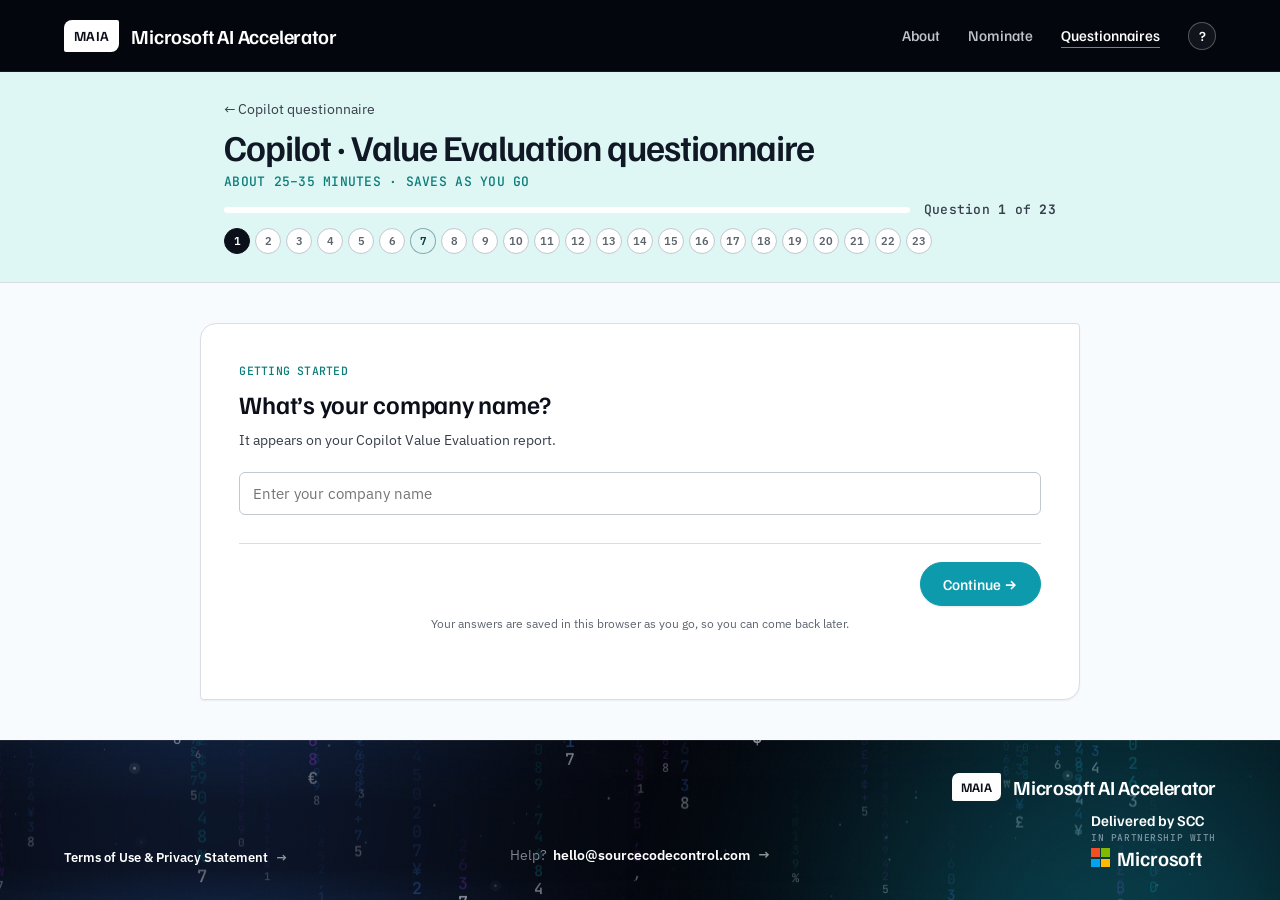
<file: copilot-general.html>
<!DOCTYPE html>
<html lang="en">
<head>
<meta charset="UTF-8">
<meta name="viewport" content="width=device-width, initial-scale=1.0">
<title>Microsoft AI Accelerator for Copilot · Value Evaluation Questionnaire</title>
<meta name="description" content="Microsoft AI Accelerator for Copilot: one questionnaire for your Copilot Value Evaluation.">
<meta name="robots" content="noindex">
<link rel="icon" href="data:image/svg+xml,%3Csvg xmlns='http://www.w3.org/2000/svg' viewBox='0 0 64 64'%3E%3Crect width='64' height='64' rx='14' fill='%2317223A'/%3E%3Ctext x='32' y='40' font-family='Segoe UI,Arial' font-size='19' font-weight='700' fill='%23F5F7FB' text-anchor='middle'%3EMAIA%3C/text%3E%3C/svg%3E">
<style>
/* Microsoft AI Accelerator · questionnaire engine styles (shared by every track) */
:root{
  --ink:#0B1F3A;--ink2:#3D4A5C;--muted:#6B7686;--line:#D8E2EA;--line2:#B9C7D2;--surface:#FFFFFF;
  --ok:#107C10;--okT:#E9F6E8;--err:#A4262C;--errT:#FDF0F0;--radius:14px;
  --shadow:0 1px 2px rgba(11,31,58,.05),0 8px 28px rgba(11,31,58,.07);
  --font:'Segoe UI Variable Text','Segoe UI',-apple-system,BlinkMacSystemFont,Roboto,'Helvetica Neue',Arial,sans-serif;
  --font-d:'Segoe UI Variable Display','Segoe UI',-apple-system,BlinkMacSystemFont,Roboto,'Helvetica Neue',Arial,sans-serif;
}
/* track themes */
body.t-frontier{--c:#7B45C2;--cd:#3B1366;--c2:#9B6BDA;--c3:#DCCBF4;--tint:#F4EEFC;--tint2:#E9DDF8;--bg:#F9F7FC;--glow1:rgba(123,69,194,.16);--glow2:rgba(244,150,120,.14)}
body.t-copilot{--c:#0B7C78;--cd:#073B3F;--c2:#1F9A90;--c3:#8FD3C9;--tint:#F1FAF8;--tint2:#E0F4F1;--bg:#F6FBFA;--glow1:rgba(11,124,120,.14);--glow2:rgba(120,200,255,.14)}
body.t-security{--c:#0078D4;--cd:#033870;--c2:#085493;--c3:#C5E6FF;--tint:#EEF6FD;--tint2:#DCEBFA;--bg:#F5F9FE;--glow1:rgba(0,120,212,.13);--glow2:rgba(20,200,170,.10)}
body.t-main{--c:#0B5CAD;--cd:#0B1F3A;--c2:#2B6CB0;--c3:#C9DAF0;--tint:#F2F6FB;--tint2:#E3ECF7;--bg:#F7F8FB;--glow1:rgba(123,69,194,.10);--glow2:rgba(11,124,120,.10)}

*,*::before,*::after{box-sizing:border-box}
html{-webkit-text-size-adjust:100%}
body{margin:0;min-height:100vh;font-family:var(--font);color:var(--ink);background:var(--bg);display:flex;flex-direction:column;
  background-image:radial-gradient(1100px 520px at 105% -10%,var(--glow1),transparent 60%),radial-gradient(900px 480px at -10% 110%,var(--glow2),transparent 60%);background-attachment:fixed}
@media (prefers-reduced-motion:reduce){*{animation:none!important;transition:none!important;scroll-behavior:auto!important}}
a{color:var(--c)}
.accent{height:4px;background:linear-gradient(90deg,var(--cd),var(--c),var(--c3));flex-shrink:0}
.topbar{display:flex;align-items:center;justify-content:space-between;gap:12px;padding:14px clamp(16px,4vw,48px);background:rgba(255,255,255,.82);backdrop-filter:saturate(1.4) blur(10px);border-bottom:1px solid var(--line);position:sticky;top:0;z-index:20}
.brand{display:flex;align-items:center;gap:10px;text-decoration:none;color:var(--ink);min-width:0}
.brand .mk{width:30px;height:30px;border-radius:9px;background:linear-gradient(135deg,var(--cd),var(--c));display:grid;place-items:center;color:#fff;font-weight:700;font-size:13px;letter-spacing:.02em;flex-shrink:0}
.brand .bt{font-weight:600;font-size:15px;line-height:1.15;white-space:nowrap;overflow:hidden;text-overflow:ellipsis}
.brand .bt b{color:var(--c);font-weight:600}
.brand .bs{display:block;font-size:11.5px;font-weight:500;color:var(--muted);letter-spacing:.02em}
.topbar .right{display:flex;align-items:center;gap:10px;flex-shrink:0}
.pill{font-size:12.5px;color:var(--ink2);background:var(--surface);border:1px solid var(--line);padding:6px 11px;border-radius:999px;white-space:nowrap}
.toplink{font-size:13px;font-weight:600;color:var(--ink2);text-decoration:none;padding:6px 4px}
.toplink:hover{color:var(--c)}
@media(max-width:620px){.pill.hide-s,.toplink.hide-s{display:none}}

.company-strip{display:none;align-items:center;gap:12px;background:var(--tint2);border-bottom:1px solid var(--line);padding:10px clamp(16px,4vw,48px);font-size:13.5px;color:var(--cd)}
.company-strip.show{display:flex}
.badge{width:34px;height:34px;border-radius:9px;background:var(--c);color:#fff;font-weight:700;display:grid;place-items:center;flex-shrink:0;font-size:13px}

/* ---------- hero (landing of every page) ---------- */
.hero{flex:1;display:flex;align-items:center;justify-content:center;padding:clamp(24px,5vw,64px) clamp(16px,4vw,48px)}
.hero-in{width:100%;max-width:1120px;display:grid;grid-template-columns:minmax(0,1.15fr) minmax(0,.85fr);gap:clamp(24px,5vw,64px);align-items:center}
.eyebrow{font-size:12px;letter-spacing:.16em;text-transform:uppercase;color:var(--c);font-weight:600;margin:0 0 14px}
.h-title{font-family:var(--font-d);font-weight:600;font-size:clamp(38px,6vw,64px);line-height:1.02;letter-spacing:-.02em;margin:0 0 6px;color:var(--c)}
.h-title span{display:block;color:var(--ink)}
.h-sub{font-size:clamp(17px,2vw,20px);font-weight:600;color:var(--ink);margin:18px 0 10px;line-height:1.35}
.lead{font-size:16px;line-height:1.65;color:var(--ink2);margin:0 0 22px;max-width:60ch}
.meta{display:flex;flex-wrap:wrap;gap:8px 18px;margin:0 0 18px;font-size:14px;color:var(--ink2)}
.meta strong{color:var(--ink)}
.chips{display:flex;flex-wrap:wrap;gap:7px;margin:0 0 24px}
.chip{font-size:12.5px;font-weight:600;color:var(--cd);background:var(--tint2);border:1px solid var(--line);padding:5px 11px;border-radius:999px}
.note{font-size:13.5px;color:var(--ink2);line-height:1.55;background:var(--surface);border:1px solid var(--line);border-left:4px solid var(--c);border-radius:10px;padding:12px 14px;margin:0 0 18px;max-width:62ch}
.note b{color:var(--ink)}
.terms-note{font-size:13px;color:var(--muted);line-height:1.5;margin:14px 0 0;max-width:60ch}
.terms-note a{font-weight:600}
.cover{position:relative;justify-self:center;width:100%;max-width:420px}
.cover img{display:block;width:100%;height:auto;border-radius:22px;box-shadow:0 30px 60px -20px rgba(11,31,58,.35),0 10px 24px -12px rgba(11,31,58,.25)}
.cover .tag{position:absolute;left:-18px;bottom:28px;background:var(--surface);border:1px solid var(--line);border-radius:14px;padding:12px 16px;box-shadow:var(--shadow);font-size:13px;color:var(--ink2);max-width:240px}
.cover .tag b{display:block;font-size:20px;color:var(--c);font-weight:700;line-height:1.1;margin-bottom:2px}
@media(max-width:860px){.hero-in{grid-template-columns:1fr}.cover{order:-1;max-width:260px}.cover .tag{left:auto;right:-8px;bottom:14px}}
@media(max-width:480px){.cover{max-width:170px}.cover img{border-radius:16px}.cover .tag{display:none}}

/* buttons */
.btn{font-family:inherit;font-weight:600;font-size:15px;padding:12px 22px;border-radius:10px;border:1px solid transparent;cursor:pointer;display:inline-flex;align-items:center;gap:8px;text-decoration:none;transition:background .15s,border-color .15s,color .15s,transform .05s;line-height:1.2}
.btn:active{transform:translateY(1px)}
.btn-p{background:var(--c);color:#fff}
.btn-p:hover{background:var(--cd)}
.btn-p:disabled{opacity:.5;cursor:not-allowed}
.btn-o{background:var(--surface);color:var(--c);border-color:var(--c)}
.btn-o:hover{background:var(--tint)}
.btn-g{background:transparent;color:var(--ink2);padding:12px 8px}
.btn-g:hover{color:var(--c)}
.btn-g:disabled{visibility:hidden}
.btn-row{display:flex;flex-wrap:wrap;gap:10px;align-items:center}
.resume{margin:0 0 18px;background:var(--tint);border:1px solid var(--c3);border-radius:12px;padding:12px 14px;font-size:14px;color:var(--cd);display:none;max-width:62ch}
.resume.show{display:block}
.resume .btn-row{margin-top:8px}
.resume .btn{padding:8px 14px;font-size:13.5px}

/* ---------- form shell ---------- */
.shell{flex:1;display:none;justify-content:center;padding:26px clamp(12px,4vw,48px) 40px}
.shell.show{display:flex}
.stage{width:100%;max-width:760px;background:var(--surface);border:1px solid var(--line);border-radius:18px;box-shadow:var(--shadow);padding:clamp(20px,4vw,40px)}
.stage.wide{max-width:980px}
.prog{display:flex;align-items:center;gap:14px;margin:0 0 10px}
.bar{flex:1;height:6px;background:var(--tint2);border-radius:99px;overflow:hidden}
.bar i{display:block;height:100%;width:0;background:linear-gradient(90deg,var(--c),var(--c2));border-radius:99px;transition:width .35s}
.prog-l{font-size:13px;color:var(--ink2);white-space:nowrap}
.dots{display:flex;flex-wrap:wrap;gap:5px;margin:0 0 24px}
.dots button{width:26px;height:26px;border-radius:50%;border:1px solid var(--line2);background:var(--surface);color:var(--muted);font:600 11px var(--font);cursor:pointer;padding:0}
.dots button:hover{border-color:var(--c);color:var(--c)}
.dots button.done{background:var(--tint2);border-color:color-mix(in srgb,var(--cd) 40%,transparent);color:var(--cd)}
.dots button.cur{background:var(--c);border-color:var(--c);color:#fff}
.secnav{display:flex;flex-wrap:wrap;gap:6px;margin:0 0 24px}
.secnav button{font:600 12px var(--font);border:1px solid var(--line);background:var(--surface);color:var(--ink2);border-radius:999px;padding:6px 11px;cursor:pointer}
.secnav button.done{background:var(--tint2);border-color:var(--tint2);color:var(--cd)}
.secnav button.cur{background:var(--c);border-color:var(--c);color:#fff}
.step{animation:rise .3s cubic-bezier(.2,.7,.3,1)}
@keyframes rise{from{opacity:0;transform:translateY(8px)}to{opacity:1;transform:none}}
.shake{animation:shake .35s}
@keyframes shake{0%,100%{transform:none}25%{transform:translateX(-5px)}75%{transform:translateX(5px)}}
.q-eyebrow{font-size:11.5px;font-weight:700;letter-spacing:.09em;text-transform:uppercase;color:var(--c);margin:0 0 10px}
.opt-tag{font-size:10.5px;font-weight:700;letter-spacing:.05em;color:var(--muted);background:var(--bg);border:1px solid var(--line);padding:2px 8px;border-radius:99px;margin-left:8px;vertical-align:1px}
.q-title{font-family:var(--font-d);font-weight:600;font-size:clamp(20px,3vw,25px);line-height:1.3;margin:0 0 10px}
.q-ctx{font-size:14px;color:var(--ink2);margin:0 0 20px;line-height:1.55}
.sec-intro{font-size:14.5px;color:var(--ink2);margin:-2px 0 22px;line-height:1.55}
.q{margin:0 0 26px}
.q:last-child{margin-bottom:6px}
.q .ql{font-weight:600;font-size:16px;line-height:1.4;margin:0 0 6px}
.q .qh{font-size:13.5px;color:var(--ink2);margin:0 0 12px;line-height:1.5}
.req{color:var(--c);margin-left:3px}
.q.missing .ql{color:var(--err)}
.q.missing .opts,.q.missing input,.q.missing textarea,.q.missing select{border-color:var(--err)}
.opts{display:flex;flex-direction:column;gap:8px}
.opts.cols{display:grid;grid-template-columns:1fr 1fr}
@media(max-width:600px){.opts.cols{grid-template-columns:1fr}}
.opt{position:relative;display:flex;align-items:flex-start;gap:12px;padding:12px 14px;border:1px solid var(--line2);border-radius:10px;background:var(--surface);cursor:pointer;font-size:15px;line-height:1.45;transition:border-color .12s,background .12s}
.opt:hover{border-color:var(--c);background:var(--tint)}
.opt input{position:absolute;opacity:0;pointer-events:none}
.ck{width:18px;height:18px;border-radius:50%;border:1.6px solid var(--line2);flex-shrink:0;margin-top:2px;position:relative;background:#fff}
.opt.multi .ck{border-radius:5px}
.opt.on{border-color:var(--c);background:var(--tint)}
.opt.on .ck{border-color:var(--c);background:var(--c)}
.opt.on .ck::after{content:'';position:absolute;inset:4.5px;border-radius:50%;background:#fff}
.opt.multi.on .ck::after{inset:2px 5px 5px 5px;border-radius:0;background:none;border:solid #fff;border-width:0 2px 2px 0;transform:rotate(45deg)}
.opt:focus-within{outline:2px solid var(--c);outline-offset:2px}
.opt .lv{font:700 11.5px var(--font);color:var(--c);background:var(--tint2);border-radius:6px;padding:2px 6px;margin-top:1px;flex-shrink:0}
.opt .od{display:block;font-size:13px;color:var(--muted);margin-top:2px}
.opt.blocked{animation:shake .35s}
.limit{font-size:12.5px;color:var(--muted);margin:8px 0 0}
.limit.hit{color:var(--err);font-weight:600}
input[type=text],input[type=email],input[type=number],input[type=month],input[type=date],select,textarea{font-family:inherit;font-size:15px;padding:11px 13px;border:1px solid var(--line2);border-radius:9px;background:#fff;color:var(--ink);width:100%}
input:focus,select:focus,textarea:focus{outline:none;border-color:var(--c);box-shadow:0 0 0 3px var(--tint2)}
textarea{min-height:110px;resize:vertical;line-height:1.5}
.lbl{display:block;font-size:12.5px;font-weight:600;color:var(--ink2);margin:0 0 6px}
.field{margin:0 0 14px}
.unit{display:flex;align-items:center;gap:10px}
.unit input{max-width:220px;font-weight:600}
.unit span{font-size:14px;color:var(--ink2)}
.other{margin-top:10px;display:none}
.other.show{display:block}
.ferr{display:none;color:var(--err);font-size:12.5px;font-weight:600;margin-top:6px}
.ferr.show{display:block}
.sug{display:flex;flex-wrap:wrap;gap:8px 14px;align-items:center;margin-top:10px;font-size:13px;color:var(--muted)}
.sug .use{font:600 12.5px var(--font);color:var(--c);background:var(--tint);border:1px solid var(--c3);border-radius:999px;padding:5px 11px;cursor:pointer}
.sug .use:hover{background:var(--tint2)}
.sug .ex b{color:var(--ink2);font-weight:600}
.consent{display:flex;gap:12px;align-items:flex-start;padding:14px;border:1px solid var(--line2);border-radius:10px;cursor:pointer;font-size:14.5px;line-height:1.5}
.consent.on{border-color:var(--c);background:var(--tint)}
.consent input{margin-top:4px;width:18px;height:18px;accent-color:var(--c);flex-shrink:0}

/* tables (estate, inventory, matrix, costs, workflows, ROI tables) */
.tblwrap{overflow-x:auto;border:1px solid var(--line);border-radius:12px;-webkit-overflow-scrolling:touch}
table.t{width:100%;border-collapse:collapse;font-size:13.5px;min-width:560px}
table.t th{text-align:left;font-size:11px;letter-spacing:.06em;text-transform:uppercase;color:var(--muted);font-weight:700;padding:10px;background:var(--bg);border-bottom:1px solid var(--line);white-space:nowrap}
table.t td{padding:8px 10px;border-top:1px solid var(--line);vertical-align:middle}
table.t td input,table.t td select{padding:8px 9px;font-size:13.5px}
table.t td.c{text-align:center}
table.ptbl td input{min-width:64px}
table.ptbl td input[data-f=name]{min-width:170px}
table.ptbl td input[data-f=salary]{min-width:96px}
table.t td.n{text-align:right;white-space:nowrap;font-variant-numeric:tabular-nums}
table.t td.v{font-weight:700;color:var(--c)}
table.t tr.off td{opacity:.55}
table.t .cat b{display:block;font-size:13.5px}
table.t .cat span{font-size:12px;color:var(--muted)}
table.t input[type=radio]{width:18px;height:18px;accent-color:var(--c)}
.mx-cards{display:none}
.fp-cat{border:1px solid var(--line);border-radius:12px;padding:12px;margin:0 0 10px;background:var(--surface)}
.fp-head{display:flex;flex-wrap:wrap;gap:10px;align-items:center;justify-content:space-between}
.fp-title{font-weight:600;font-size:14.5px;display:flex;align-items:center;gap:8px}
.fp-tag{font:700 11px var(--font);color:var(--c);background:var(--tint2);border-radius:6px;padding:2px 6px}
.fp-head select{max-width:280px;font-size:14px;padding:9px 10px}
.fp-row{display:grid;grid-template-columns:1fr 170px 34px;gap:8px;align-items:center;margin-top:8px}
.fp-row .nm{font-size:14px;font-weight:600}
.fp-row input{padding:8px 10px;font-size:14px}
.fp-x{border:1px solid var(--line);background:var(--surface);border-radius:8px;height:34px;cursor:pointer;color:var(--muted);font-size:16px}
.fp-x:hover{color:var(--err);border-color:var(--err)}
.fp-add{margin-top:8px;font:600 12.5px var(--font);color:var(--c);background:none;border:none;cursor:pointer;padding:4px 0}
@media(max-width:560px){.fp-row{grid-template-columns:1fr 120px 34px}}
.wf{border:1px solid var(--line);border-radius:12px;padding:12px 14px;margin:0 0 10px;background:var(--tint)}
.wf h4{margin:0 0 8px;font-size:11.5px;letter-spacing:.08em;text-transform:uppercase;color:var(--c)}
.wf-g{display:grid;grid-template-columns:1fr 1fr 1fr;gap:8px}
.wf-g .full{grid-column:1/-1}
.wf-g label{font-size:11.5px;font-weight:600;color:var(--ink2);display:block;margin-bottom:4px}
.wf-g input,.wf-g select{font-size:14px;padding:9px 10px}
@media(max-width:600px){.wf-g{grid-template-columns:1fr 1fr}}
.roi-note{font-size:13px;color:var(--cd);background:var(--tint2);border-radius:10px;padding:10px 12px;margin:0 0 14px}
.pt-steps{list-style:none;display:flex;flex-wrap:wrap;gap:8px 20px;margin:0 0 16px;padding:0}
.pt-steps li{display:flex;align-items:center;gap:8px;font-size:13.5px;color:var(--ink2)}
.pt-steps b{display:inline-flex;align-items:center;justify-content:center;width:22px;height:22px;border-radius:50%;background:var(--c);color:#fff;font-size:12px}
.pt-setup{display:grid;grid-template-columns:repeat(auto-fit,minmax(150px,1fr));gap:12px;margin:0 0 16px;padding:14px;border:1px solid var(--line);border-radius:12px;background:var(--bg)}
.pt-setup label{font-size:12px;font-weight:600;color:var(--ink2);display:flex;flex-direction:column;gap:4px}
.pt-setup input,.pt-setup select{font-size:14px;padding:9px 10px}
.pt-setup small{font-weight:400;color:var(--muted);font-size:11.5px}
.pt-setup .pt-key input{border-color:var(--c);box-shadow:0 0 0 1px var(--c3)}
.pt-setup .req{color:var(--c);margin-left:2px}
.pt-suf{position:relative;display:block}
.pt-suf input{padding-right:30px!important;width:100%}
.ptbl input[type=number],.pt-setup input[type=number]{-moz-appearance:textfield;appearance:textfield}
.ptbl input[type=number]::-webkit-inner-spin-button,.ptbl input[type=number]::-webkit-outer-spin-button,.pt-setup input[type=number]::-webkit-inner-spin-button,.pt-setup input[type=number]::-webkit-outer-spin-button{-webkit-appearance:none;margin:0}
.pt-suf i{position:absolute;right:9px;top:50%;transform:translateY(-50%);font-style:normal;font-size:11.5px;color:var(--muted);pointer-events:none}
table.ptbl{min-width:880px;table-layout:fixed}
table.ptbl th{text-transform:none;letter-spacing:0;font-size:12px;vertical-align:bottom;white-space:normal;padding:8px 6px}
table.ptbl th.pt-grp{text-align:center;border-bottom:1px solid var(--line);color:var(--cd);background:var(--tint)}
table.ptbl th.pt-sub{background:var(--tint);color:var(--ink2);font-weight:600}
table.ptbl td input{min-width:0;width:100%}
table.ptbl td{padding:8px 6px}
table.ptbl col.c-role{width:auto}table.ptbl col.c-pct{width:78px}table.ptbl col.c-ppl{width:58px}table.ptbl col.c-sal{width:96px}table.ptbl col.c-min{width:80px}table.ptbl col.c-tot{width:64px}table.ptbl col.c-val{width:132px}table.ptbl col.c-del{width:32px}
table.ptbl td.auto{background:var(--bg);color:var(--ink2)}
table.ptbl td.v small{display:block;font-weight:400;color:var(--muted);font-size:11px}
table.ptbl tbody tr:hover td{background:var(--tint)}
.pt-sum{display:grid;grid-template-columns:1fr 1fr;gap:12px;margin-top:14px}
.pt-sum div{padding:14px 16px;border-radius:12px;background:var(--tint);display:flex;flex-direction:column;gap:4px}
.pt-sum span{font-size:12.5px;color:var(--ink2)}
.pt-sum b{font-size:22px;color:var(--c);font-variant-numeric:tabular-nums}
.pt-foot{font-size:12px;color:var(--muted);margin:10px 0 0}
.pt-glob{display:grid;grid-template-columns:repeat(4,1fr);gap:10px;margin:0 0 12px}
.pt-glob label{font-size:11.5px;font-weight:600;color:var(--ink2)}
.pt-glob input,.pt-glob select{margin-top:4px;font-size:14px;padding:9px 10px}
@media(max-width:700px){.pt-glob{grid-template-columns:1fr 1fr}}
.rt-total{display:flex;justify-content:space-between;gap:10px;align-items:center;margin-top:10px;padding:12px 14px;background:var(--tint);border-radius:10px;font-size:14px;color:var(--ink2)}
.rt-total b{font-size:18px;color:var(--c)}
.addrow{margin-top:8px;font:600 13px var(--font);color:var(--c);background:var(--surface);border:1px dashed var(--c3);border-radius:9px;padding:8px 12px;cursor:pointer}
.del{border:none;background:none;color:var(--muted);cursor:pointer;font-size:15px}
.del:hover{color:var(--err)}
.kt-stage{font:700 11px var(--font);border-radius:6px;padding:2px 7px;white-space:nowrap}
.kt-stage.s2{background:var(--tint2);color:var(--cd)}
.kt-stage.s3{background:var(--cd);color:#fff}
.kt-kpi b{display:block}
.kt-kpi span,.kt-src{font-size:12px;color:var(--muted)}
.kt-calc{font-size:12.5px;line-height:1.7}
.kt-calc input{width:110px;display:inline-block;padding:5px 7px!important}
.kt-calc em{font-style:normal;color:var(--muted)}
.pc{font-weight:700;color:var(--cd)}

.nav{display:flex;justify-content:space-between;align-items:center;gap:10px;margin-top:28px;padding-top:18px;border-top:1px solid var(--line)}
.save-hint{font-size:12px;color:var(--muted);text-align:center;margin-top:10px}

/* review & done */
.done-badge{display:flex;align-items:center;gap:10px;background:var(--okT);border:1px solid #C3EEC0;color:var(--ok);border-radius:10px;padding:11px 14px;font-size:14px;font-weight:600;margin:14px 0 18px}
.warn-box{background:var(--errT);border:1px solid #F1C4C6;color:var(--err);border-radius:10px;padding:12px 14px;font-size:14px;margin:12px 0}
.recap{border:1px solid var(--line);border-radius:12px;overflow:hidden;margin:0 0 18px}
.recap h3{margin:0;padding:10px 16px;font-size:11.5px;letter-spacing:.08em;text-transform:uppercase;color:var(--c);background:var(--tint);border-top:1px solid var(--line)}
.recap h3:first-child{border-top:none}
.rr{display:grid;grid-template-columns:38% 1fr auto;gap:12px;padding:10px 16px;font-size:13.5px;border-top:1px solid var(--line);align-items:start}
.rr:nth-child(even){background:#FBFCFD}
.rr .rq{color:var(--ink2)}
.rr .ra{font-weight:600;word-break:break-word}
.rr .ra.na{color:var(--muted);font-weight:500}
.rr button{font:600 12px var(--font);color:var(--c);background:none;border:none;cursor:pointer;padding:0}
@media(max-width:600px){.rr{grid-template-columns:1fr auto}.rr .rq{grid-column:1/-1}}

footer.foot{text-align:center;padding:18px clamp(16px,4vw,48px) 22px;font-size:12.5px;color:var(--muted);line-height:1.7}
footer.foot a{color:var(--ink2);font-weight:600;text-decoration:none}
footer.foot a:hover{color:var(--c);text-decoration:underline}

/* ---------- MAIN landing & track pages ---------- */
.wrap{width:100%;max-width:1160px;margin:0 auto;padding:0 clamp(16px,4vw,48px)}
.mhero{padding:clamp(36px,7vw,84px) 0 clamp(22px,4vw,40px);text-align:center}
.mhero .h-title{color:var(--ink);font-size:clamp(36px,6.4vw,68px)}
.mhero .h-title em{font-style:normal;background:linear-gradient(90deg,#7B45C2,#0B7C78 55%,#0078D4);-webkit-background-clip:text;background-clip:text;color:transparent}
.mhero .lead{margin:16px auto 0;text-align:center;font-size:17px}
.tracks{display:grid;grid-template-columns:repeat(3,1fr);gap:clamp(14px,2vw,24px);margin:clamp(26px,4vw,44px) 0}
@media(max-width:940px){.tracks{grid-template-columns:1fr;max-width:560px;margin-left:auto;margin-right:auto}}
.track{display:flex;flex-direction:column;background:var(--surface);border:1px solid var(--line);border-radius:20px;overflow:hidden;box-shadow:var(--shadow);text-decoration:none;color:var(--ink);transition:transform .2s,box-shadow .2s}
.track:hover{transform:translateY(-4px);box-shadow:0 2px 4px rgba(11,31,58,.06),0 18px 40px rgba(11,31,58,.12)}
.track .img{height:190px;background-size:cover;background-position:center 30%;position:relative}
.track .img .lbl2{position:absolute;left:16px;bottom:14px;background:rgba(255,255,255,.92);border-radius:999px;padding:5px 11px;font:700 11.5px var(--font);letter-spacing:.08em;text-transform:uppercase}
.track .bd{padding:20px 22px 22px;display:flex;flex-direction:column;flex:1}
.track h2{font-family:var(--font-d);font-size:26px;font-weight:600;margin:0 0 4px;letter-spacing:-.01em}
.track .for{font-size:13px;font-weight:600;margin:0 0 10px}
.track p{font-size:14.5px;line-height:1.55;color:var(--ink2);margin:0 0 14px}
.track ul{list-style:none;margin:0 0 18px;padding:0;font-size:13.5px;color:var(--ink2)}
.track li{display:flex;gap:8px;padding:5px 0;border-top:1px dashed var(--line)}
.track li:first-child{border-top:none}
.track li b{color:var(--ink);font-weight:600}
.track .go{margin-top:auto;display:inline-flex;align-items:center;gap:8px;font-weight:600;font-size:15px;color:#fff;border-radius:10px;padding:11px 18px;align-self:flex-start}
.tr-f .for,.tr-f .lbl2{color:#7B45C2}.tr-f .go{background:#7B45C2}.tr-f:hover .go{background:#3B1366}
.tr-c .for,.tr-c .lbl2{color:#0B7C78}.tr-c .go{background:#0B7C78}.tr-c:hover .go{background:#073B3F}
.tr-s .for,.tr-s .lbl2{color:#0078D4}.tr-s .go{background:#0078D4}.tr-s:hover .go{background:#033870}
.how{display:grid;grid-template-columns:repeat(3,1fr);gap:14px;margin:0 0 clamp(24px,4vw,40px)}
@media(max-width:760px){.how{grid-template-columns:1fr}}
.how div{background:rgba(255,255,255,.7);border:1px solid var(--line);border-radius:16px;padding:18px 18px 16px}
.how .n{width:30px;height:30px;border-radius:50%;background:var(--ink);color:#fff;display:grid;place-items:center;font-weight:700;font-size:13px;margin-bottom:10px}
.how b{display:block;font-size:15.5px;margin-bottom:4px}
.how span{font-size:13.5px;color:var(--ink2);line-height:1.5}
.sect-h{font-size:12px;letter-spacing:.16em;text-transform:uppercase;color:var(--muted);font-weight:700;text-align:center;margin:0 0 14px}
.banner{background:var(--surface);border:1px solid var(--line);border-radius:14px;padding:14px 18px;font-size:14px;line-height:1.6;color:var(--ink2);margin:0 0 clamp(26px,4vw,44px)}
.banner b{color:var(--ink)}
.qcards{display:grid;grid-template-columns:1fr 1fr;gap:16px;margin:0 0 18px}
@media(max-width:700px){.qcards{grid-template-columns:1fr}}
.qcard{background:var(--surface);border:1px solid var(--line);border-radius:16px;padding:20px 22px;box-shadow:var(--shadow);display:flex;flex-direction:column}
.qcard .hd{display:flex;align-items:center;justify-content:space-between;gap:10px;margin:0 0 10px}
.qcard .tg{font:700 11.5px var(--font);letter-spacing:.08em;text-transform:uppercase;color:var(--c);background:var(--tint2);border-radius:999px;padding:4px 10px}
.qcard .mt{font-size:12.5px;color:var(--muted)}
.qcard h3{font-family:var(--font-d);font-size:22px;font-weight:600;margin:0 0 6px}
.qcard p{font-size:14px;color:var(--ink2);line-height:1.55;margin:0 0 12px}
.qcard .chips{margin-bottom:16px}
.qcard .btn{margin-top:auto;align-self:flex-start}

/* terms */
.doc{max-width:860px;margin:0 auto;padding:clamp(24px,5vw,56px) clamp(16px,4vw,32px)}
.doc h1{font-family:var(--font-d);font-size:clamp(30px,4.6vw,44px);font-weight:600;margin:0 0 10px;letter-spacing:-.01em}
.doc .lead{max-width:none}
.doc .vmeta{font-size:13px;color:var(--muted);margin:0 0 22px}
.card{background:var(--surface);border:1px solid var(--line);border-radius:14px;padding:18px 22px;margin:0 0 12px}
.card h2{font-size:17px;margin:0 0 8px}
.card p,.card li{font-size:14.5px;line-height:1.65;color:var(--ink2)}
.card p{margin:0 0 8px}
.card p:last-child{margin-bottom:0}
.card ul{margin:0;padding-left:20px}
.card.sum{border-left:4px solid var(--c);background:linear-gradient(0deg,var(--surface),var(--surface)),var(--tint)}
.toast{position:fixed;left:50%;bottom:22px;transform:translateX(-50%);background:var(--ink);color:#fff;border-radius:10px;padding:10px 16px;font-size:14px;display:none;z-index:50;max-width:90vw}
.sr{position:absolute;width:1px;height:1px;overflow:hidden;clip:rect(0 0 0 0)}
@media print{.topbar,.nav,.dots,.secnav,footer.foot{display:none}.stage{box-shadow:none;border:none}}

</style>
<style>.homebtn{display:inline-flex;align-items:center;gap:7px;font-size:13.5px;font-weight:600;color:var(--ink);text-decoration:none;background:var(--surface);border:1px solid var(--line);border-radius:999px;padding:7px 14px 7px 12px}.homebtn:hover{border-color:var(--line2)}@media(max-width:560px){.homebtn span{display:none}.homebtn{padding:8px}}</style>
<style>.pglow{position:absolute;left:0;right:0;top:0;height:720px;z-index:-1;pointer-events:none;overflow:hidden;-webkit-mask-image:linear-gradient(#000 40%,transparent);mask-image:linear-gradient(#000 40%,transparent)}.pglow span{position:absolute;width:46%;height:460px;border-radius:50%;filter:blur(80px);opacity:.17}</style>
<link rel="preconnect" href="https://fonts.googleapis.com"><link rel="preconnect" href="https://fonts.gstatic.com" crossorigin><link href="https://fonts.googleapis.com/css2?family=Familjen+Grotesk:wght@500;600&amp;family=IBM+Plex+Sans:wght@400;500;600&amp;family=JetBrains+Mono:wght@500&amp;display=swap" rel="stylesheet">
<style id="maia-base">.wrap{width:100%;max-width:1440px;margin:0 auto;padding:0 64px;box-sizing:border-box}@media(max-width:960px){.wrap{padding:0 24px}}@media(max-width:640px){.wrap{padding:0 16px}.hide-s{display:none!important}}
header.wrap h1,header.wrap p,footer.wrap p{margin:0}footer.wrap a{color:inherit;text-underline-offset:.16em}footer.wrap{font-family:'IBM Plex Sans',system-ui,sans-serif}
.eb{font:500 13px/1.3 'JetBrains Mono',ui-monospace,monospace;letter-spacing:.02em;text-transform:uppercase;color:oklch(48% .15 256)}
[hidden]{display:none!important}</style>
<style id="maia-theme">
:root{--ink:oklch(21% .028 262);--ink2:oklch(36% .022 260);--muted:oklch(50% .018 258);--line:oklch(90% .009 252);--line2:oklch(83% .012 252);--surface:#fff;--radius:8px;--shadow:0 1px 2px oklch(21% .028 262/.06);
 --font:'IBM Plex Sans',system-ui,-apple-system,'Segoe UI',sans-serif;--font-d:'Familjen Grotesk',system-ui,'Segoe UI',sans-serif;--acc:oklch(48% .15 256);--accw:oklch(95% .028 256)}
body.t-frontier,body.t-copilot,body.t-security,body.t-main{--bg:oklch(98.6% .005 250);--glow1:transparent;--glow2:transparent;background:var(--bg)!important;background-image:none!important;-webkit-font-smoothing:antialiased;font-family:var(--font)}
body.t-frontier{--c:#7B45C2;--cd:#3B1366;--c2:#9B6BDA;--c3:#DCCBF4;--tint:oklch(97.5% .012 292);--tint2:oklch(95% .025 292)}
body.t-copilot{--c:#0B7C78;--cd:#073B3F;--c2:#1F9A90;--c3:#A8DDD6;--tint:oklch(97.5% .012 190);--tint2:oklch(95.5% .025 190)}
body.t-security{--c:#0078D4;--cd:#033870;--c2:#3A96DD;--c3:#C5E1F7;--tint:oklch(97.5% .014 256);--tint2:oklch(95% .028 256)}
body.t-main{--c:oklch(48% .15 256);--cd:oklch(36% .13 260);--c2:oklch(55% .14 256);--c3:oklch(85% .05 256);--tint:oklch(97.5% .014 256);--tint2:oklch(95% .028 256)}
.accent,.pglow,.backdrop{display:none!important}
h1,h2,h3,.h-title,.q-title,.welcome{font-family:var(--font-d);letter-spacing:-.028em;font-weight:600}
main.hero{background:var(--tint);border-bottom:1px solid var(--line)}
.h-title{color:var(--ink)}.h-title span{color:var(--ink2)}
.eyebrow,.q-eyebrow,.tg,.opt-tag,.blk-t,.recap h3,.pill,.prog-l,.rt-total{font-family:'JetBrains Mono',ui-monospace,monospace!important;font-weight:500!important;letter-spacing:.02em!important}
.eyebrow,.q-eyebrow,.tg,.blk-t,.recap h3{text-transform:uppercase;color:var(--c)!important}
.btn{border-radius:6px!important;font-family:var(--font-d)!important;font-weight:500!important;transition:transform .12s!important}
.btn-p{background:var(--acc)!important;border-color:oklch(36% .13 260)!important;color:#fff!important;box-shadow:0 3px 0 0 oklch(36% .13 260),0 6px 8px -4px oklch(30% .12 260/.45),inset 0 1px 0 oklch(100% 0 0/.22)}
.btn-p:hover{transform:translateY(-1px)}.btn-p:active{transform:translateY(3px);box-shadow:inset 0 1px 2px oklch(21% .028 262/.14)}
.btn-o{background:oklch(99.4% .003 250)!important;color:var(--ink)!important;border-color:var(--line2)!important;box-shadow:0 3px 0 0 oklch(80% .016 254),0 6px 8px -4px oklch(21% .028 262/.28),inset 0 1px 0 #fff}.btn-o:hover{transform:translateY(-1px)}
.stage,.qcard{border-radius:16px 4px 16px 4px!important;box-shadow:0 1px 2px oklch(21% .028 262/.06)!important;border:1px solid var(--line)!important}
.cover{max-width:300px!important}.cover img{border-radius:16px 4px 16px 4px!important;box-shadow:none!important;border:1px solid var(--line);opacity:.92}.cover .tag{border-radius:8px 2px!important;box-shadow:0 1px 2px oklch(21% .028 262/.06)!important}
.opt,.consent,input,select,textarea,.resume,.note,.roi-note,.warn-box,.done-badge,.rt-total,.wf,.fp-cat,.tblwrap,.recap{border-radius:6px!important}
.note{border-left-width:1px!important;border-left-color:var(--line)!important}
.opt.on,.consent.on{border-color:var(--acc)!important;background:var(--accw)!important;box-shadow:0 0 0 1px var(--acc)}.opt.on .ck{border-color:var(--acc)!important;background:var(--acc)!important}.opt:hover{border-color:var(--acc)!important}
input:focus,select:focus,textarea:focus{border-color:var(--acc)!important;box-shadow:0 0 0 3px var(--accw)!important}
.chip{font-family:'JetBrains Mono',ui-monospace,monospace;font-weight:500;text-transform:uppercase;font-size:12px!important;border-radius:4px!important;background:var(--tint2)!important;border:0!important;color:var(--ink)!important}
.dots button.cur,.secnav button.cur{background:var(--ink)!important;border-color:var(--ink)!important;color:#fff!important}
.bar i{background:var(--c)!important}
table.t th{border-bottom:1px solid var(--line)!important;font-family:'JetBrains Mono',ui-monospace,monospace}table.t td{border-top:1px solid var(--line)!important}table.t tbody tr:first-child td{border-top:0!important}
.company-strip{background:var(--tint2)}.badge{border-radius:8px 2px!important}
:focus-visible{outline:2px solid var(--acc)!important;outline-offset:2px}
@media(max-width:640px){.hide-s{display:none!important}}@media(max-width:480px){.hide-xs{display:none!important}}
#nominate>.band:first-child{padding-top:clamp(28px,3.5vw,48px)!important}

#landing{display:none!important}
.shell{padding:40px clamp(16px,4vw,48px)!important}.stage{max-width:880px!important;background:#fff!important;padding:clamp(20px,3vw,40px)!important}
#qband-prog .prog{margin:0!important}#qband-prog .bar{background:#fff!important}#qband-prog .dots,#qband-prog .secnav{margin:0!important}
.dots button,.secnav button{font-family:'IBM Plex Sans',sans-serif!important;background:#fff}
.btn-g{background:oklch(99.4% .003 250)!important;color:var(--ink)!important;border:1px solid var(--line2)!important;padding:12px 16px!important;box-shadow:0 3px 0 0 oklch(80% .016 254),0 6px 8px -4px oklch(21% .028 262/.28),inset 0 1px 0 #fff}.btn-g:disabled{visibility:hidden}
.q .ql,.q-title{font-family:var(--font-d)!important;letter-spacing:-.01em}
.company-strip{max-width:none}
.key.p.tf{background:#7B45C2;border-color:#5B2F99;box-shadow:0 3px 0 0 #5B2F99,0 6px 8px -4px rgb(91 47 153/.45),inset 0 1px 0 rgb(255 255 255/.22)}.key.p.tc{background:#0B7C78;border-color:#075B58;box-shadow:0 3px 0 0 #075B58,0 6px 8px -4px rgb(7 91 88/.45),inset 0 1px 0 rgb(255 255 255/.22)}.key.p.ts{background:#0078D4;border-color:#005A9E;box-shadow:0 3px 0 0 #005A9E,0 6px 8px -4px rgb(0 90 158/.45),inset 0 1px 0 rgb(255 255 255/.22)}#motionBtn{right:16px!important;bottom:16px!important;min-height:36px!important;background:oklch(98.6% .005 250/.88)!important;backdrop-filter:blur(6px)}.nowrap{white-space:nowrap}
</style>
<link rel="stylesheet" href="assets/maia.css"><style>:root{--track:#0E9AAD}</style>
<script src="assets/maia.js" defer></script>
</head>
<body class="t-copilot">
<header class="wrap" style="max-width:none;display:flex;align-items:center;justify-content:space-between;gap:24px;min-height:72px;border-bottom:1px solid oklch(90% .009 252);background:oklch(98.6% .005 250);position:relative;z-index:10">
<a href="index.html#home" data-keep style="display:inline-flex;align-items:center;gap:12px;text-decoration:none;color:oklch(21% .028 262);min-width:0"><span aria-hidden="true" style="height:32px;padding:0 10px;display:grid;place-items:center;flex-shrink:0;border-radius:8px 2px;background:oklch(21% .028 262);color:oklch(98.6% .005 250);font:600 14px/1 'Familjen Grotesk',system-ui,sans-serif;letter-spacing:.02em">MAIA</span><span style="font:600 20px/1.1 'Familjen Grotesk',system-ui,sans-serif;letter-spacing:-.01em;white-space:nowrap">Microsoft AI Accelerator</span></a>
<nav aria-label="Site" style="display:flex;align-items:center;gap:28px"><a href="about.html" data-keep class="hide-s" style="font:500 15px/1 'Familjen Grotesk',system-ui,sans-serif;text-decoration:none;color:oklch(36% .022 260);">About</a><a href="nominate.html" data-keep class="hide-s" style="font:500 15px/1 'Familjen Grotesk',system-ui,sans-serif;text-decoration:none;color:oklch(36% .022 260);">Nominate</a><a href="questionnaires.html" data-keep class="hide-s" style="font:500 15px/1 'Familjen Grotesk',system-ui,sans-serif;text-decoration:none;color:oklch(21% .028 262);text-decoration:underline;text-decoration-color:oklch(48% .15 256);text-underline-offset:6px;">Questionnaires</a></nav>
</header><section style="background:oklch(95.5% .025 190);border-bottom:1px solid oklch(90% .009 252)"><div style="max-width:880px;margin:0 auto;padding:28px clamp(16px,4vw,24px) 28px;display:grid;gap:10px">
<a href="copilot.html" data-keep style="font-size:14px;color:oklch(36% .022 260);text-decoration:none">← Copilot questionnaire</a>
<div style="display:flex;flex-wrap:wrap;align-items:baseline;justify-content:space-between;gap:8px 24px"><h1 style="margin:0;font:600 clamp(26px,1.6vw + 16px,40px)/1.05 'Familjen Grotesk',system-ui,sans-serif;letter-spacing:-.028em;color:oklch(21% .028 262)">Copilot · Value Evaluation questionnaire</h1><p style="margin:0;font:500 13px/1.3 'JetBrains Mono',ui-monospace,monospace;letter-spacing:.02em;text-transform:uppercase;color:#0B7C78">About 25–35 minutes · saves as you go</p></div>
<div id="qband-prog" style="display:grid;gap:10px"></div>
</div></section>
<div class="company-strip" id="companyStrip"><div class="badge" id="companyBadge"></div><span>Preparing the Copilot Value Evaluation for <strong id="companyStripName"></strong></span></div>

<main class="hero" id="landing">
  <div class="hero-in">
    <div>
      <p class="eyebrow">Microsoft AI Accelerator · Copilot</p>
      <h1 class="h-title">Copilot<span>Value Evaluation questionnaire</span></h1>
      <p class="h-sub">How ready are you to capture the value of Copilot?</p>
      <p class="lead">One questionnaire for the person leading AI transformation. Everyday use, work handed to Copilot Cowork and agents, and how Copilot spend is managed: your answers become one Value Score, three pillars and a 90-day plan, built on your ROI Insights report.</p>
      <div class="meta"><span><strong>About 25–35 minutes</strong></span><span><strong>23 questions</strong></span><span>Optional ROI check, about 10 minutes</span><span>Saves as you go</span></div>
      <div class="chips"><span class="chip">Everyday AI</span><span class="chip">Advanced AI</span><span class="chip">AI FinOps</span><span class="chip">Measuring value</span></div>
      <p class="note"><b>One person, one questionnaire.</b> Best answered by whoever leads AI transformation, with the Copilot Dashboard to hand. Where you’re not sure, say so: it is never scored against you.</p>
      <div class="resume" id="resumeBox"><b>Welcome back.</b> Your answers are saved in this browser<span id="resumeWhen"></span>.
        <div class="btn-row"><button type="button" class="btn btn-p" id="resumeBtn">Continue where I left off →</button><button type="button" class="btn btn-o" id="restartBtn">Start again</button></div></div>
      <div class="btn-row"><button type="button" class="btn btn-p" id="startBtn">Start questionnaire →</button></div>
      <p class="terms-note">Answering is voluntary. By submitting, you agree to our <a href="terms.html" target="_blank" rel="noopener">Terms of Use &amp; Privacy Statement</a>, including Microsoft’s access to your completed report.</p>
    </div>
    <div class="cover"><img src="[data-uri]" alt="" width="860" height="979"><div class="tag"><b>One Value Score</b>Three pillars and a 90-day plan</div></div>
  </div>
</main>

<div class="shell" id="formShell">
  <div class="stage">
    <div class="prog" id="prog"><div class="bar"><i id="barFill"></i></div><div class="prog-l" id="progLabel"></div></div>
    <div id="dots" class="dots"></div>
    <div id="stepHost" aria-live="polite"></div>
    <div class="nav" id="navRow"><button type="button" class="btn btn-g" id="backBtn">← Back</button><button type="button" class="btn btn-p" id="nextBtn">Continue →</button></div>
    <div class="save-hint" id="saveHint">Your answers are saved in this browser as you go, so you can come back later.</div>
  </div>
</div>
<footer class="space foot" data-palette="copilot,security,frontier" style="--accent-a:#4285F4;--accent-b:#12B5CB"><div class="space-bg" aria-hidden="true"><canvas></canvas><div class="veil-soft"></div><div class="grain"></div></div>
<div class="wrap foot-in">
<a class="fa f-terms" href="terms.html" data-keep>Terms of Use &amp; Privacy Statement <span aria-hidden="true">→</span></a>
<p class="f-help"><span class="muted">Help?</span> <a class="fa" href="mailto:hello@sourcecodecontrol.com">hello@sourcecodecontrol.com <span aria-hidden="true">→</span></a></p>
<div class="f-brand">
<div class="foot-brand"><span class="logo" aria-hidden="true">MAIA</span><p class="wm">Microsoft AI Accelerator</p></div>
<div class="partner-box" aria-label="Delivered by SCC in partnership with Microsoft"><span class="pb1">Delivered by SCC</span><span class="pb2">in partnership with</span><span class="pb3"><span class="mslogo" aria-hidden="true"><i></i><i></i><i></i><i></i></span><span class="msw">Microsoft</span></span></div>
</div>
</div>
</footer>
<div class="toast" id="toast" role="status" aria-live="polite"></div>
<script>
/* Power Automate HTTP trigger for this questionnaire. Leave empty to skip the upload: answers are then downloaded as a file. */
const POWER_AUTOMATE_URL = 'https://default68487dbf91104a20b18f5edea26151.c3.environment.api.powerplatform.com:443/powerautomate/automations/direct/cu/25/workflows/69d4634e84b94766bfe68a1a138021fb/triggers/manual/paths/invoke?api-version=1&sp=%2Ftriggers%2Fmanual%2Frun&sv=1.0&sig=m8mze9AFD20nwKX23ExnpnpYKY72afRuCLNVAIBpQ0c';
/* set by the questionnaire-links page when it creates a project copy */
const EMBEDDED_PROJECT_ID = "";
</script>
<script>
/* Table widgets for the questionnaire engine. Each: html(q,A,H) · mount(q,A,H,changed) · valid(q,A,H) · recap(q,A,H) · wide */
window.MAIN_WIDGETS = (function () {
  const esc = s => String(s == null ? '' : s).replace(/[&<>"']/g, c => ({ '&': '&amp;', '<': '&lt;', '>': '&gt;', '"': '&quot;', "'": '&#39;' }[c]));
  const W = {};

  /* ---- Frontier executive: tools paid for separately, by category (mirrors ROI Insights footprint) ---- */
  const OTHER_V = '__other__';
  W.costs = {
    wide: true,
    html(q, A) {
      const cur = A.costCurrency || q.currencies[0].v;
      return `<div class="field" style="max-width:220px"><label class="lbl" for="costCurrency">Currency</label><select id="costCurrency">${q.currencies.map(c => `<option value="${esc(c.v)}" data-symbol="${esc(c.s)}" ${c.v === cur ? 'selected' : ''}>${esc(c.l)}</option>`).join('')}</select></div><div id="fpCategories"></div>`;
    },
    mount(q, A, H, changed) {
      if (!A.costCurrency) A.costCurrency = q.currencies[0].v;
      if (!Array.isArray(A.vendorTools)) A.vendorTools = [];
      const hostEl = document.getElementById('fpCategories');
      const sym = () => { const c = q.currencies.find(x => x.v === A.costCurrency); return c && c.s ? c.s : ''; };
      const ph = () => sym() ? `~${sym()}_____ /yr` : '~_____ /yr';
      function draw() {
        hostEl.innerHTML = q.categories.map((cat, ci) => {
          const rows = A.vendorTools.map((r, ri) => ({ r, ri })).filter(x => x.r.category === cat.title);
          const used = new Set(rows.map(x => x.r.vendor));
          return `<div class="fp-cat" data-ci="${ci}"><div class="fp-head"><span class="fp-title"><span class="fp-tag">${esc(cat.tag)}</span>${esc(cat.title)}</span>
            <select data-fpsel="${ci}" aria-label="Add a ${esc(cat.title)} tool"><option value="">${cat.vendors.length ? 'Select a tool…' : 'Add a tool…'}</option>${cat.vendors.map(v => `<option value="${esc(v)}" ${used.has(v) ? 'disabled' : ''}>${esc(v)}</option>`).join('')}<option value="${OTHER_V}">Other…</option></select></div>
            ${rows.map(x => `<div class="fp-row">${x.r.vendor === OTHER_V ? `<input type="text" data-fpname="${x.ri}" value="${esc(x.r.name || '')}" placeholder="Tool name" aria-label="Tool name">` : `<span class="nm">${esc(x.r.vendor)}</span>`}
              <input type="text" inputmode="decimal" data-fpcost="${x.ri}" value="${esc(x.r.cost || '')}" placeholder="${esc(ph())}" aria-label="Annual cost"><button type="button" class="fp-x" data-fpdel="${x.ri}" title="Remove" aria-label="Remove">×</button></div>`).join('')}
            <button type="button" class="fp-add" data-fpman="${ci}">+ Add a tool manually</button></div>`;
        }).join('');
      }
      draw();
      const cs = document.getElementById('costCurrency');
      cs.addEventListener('change', () => { A.costCurrency = cs.value; changed(); draw(); });
      hostEl.addEventListener('change', e => {
        const s = e.target.closest('[data-fpsel]'); if (!s || !s.value) return;
        const cat = q.categories[+s.dataset.fpsel];
        A.vendorTools.push({ category: cat.title, vendor: s.value, name: '', cost: '' }); changed(); draw();
        const inputs = hostEl.querySelectorAll(`[data-ci="${s.dataset.fpsel}"] .fp-row input`); const last = inputs[inputs.length - 1]; last && last.focus();
      });
      hostEl.addEventListener('input', e => {
        const t = e.target;
        if (t.dataset.fpcost != null) { A.vendorTools[+t.dataset.fpcost].cost = t.value; changed(); }
        if (t.dataset.fpname != null) { A.vendorTools[+t.dataset.fpname].name = t.value; changed(); }
      });
      hostEl.addEventListener('click', e => {
        const d = e.target.closest('[data-fpdel]'), m = e.target.closest('[data-fpman]');
        if (d) { A.vendorTools.splice(+d.dataset.fpdel, 1); changed(); draw(); }
        if (m) { const cat = q.categories[+m.dataset.fpman]; A.vendorTools.push({ category: cat.title, vendor: OTHER_V, name: '', cost: '' }); changed(); draw(); const n = hostEl.querySelectorAll(`[data-ci="${m.dataset.fpman}"] [data-fpname]`); n.length && n[n.length - 1].focus(); }
      });
    },
    valid: () => true,
    recap(q, A) {
      const t = (A.vendorTools || []).filter(r => (r.vendor === OTHER_V ? r.name : r.vendor) || r.cost);
      if (!t.length) return 'None provided';
      return t.map(r => (r.vendor === OTHER_V ? (r.name || 'Unnamed tool') : r.vendor) + (r.cost ? ' (' + r.cost + ')' : '')).join(', ') + (A.costCurrency ? ' · ' + A.costCurrency : '');
    }
  };

  /* ---- Frontier technical: agent inventory (T24) ---- */
  W.inventory = {
    wide: true,
    html(q, A) {
      return `<div class="tblwrap"><table class="t"><thead><tr><th>#</th>${q.fields.map(f => `<th>${esc(f.l)}</th>`).join('')}</tr></thead><tbody>` +
        Array.from({ length: q.rows }, (_, i) => `<tr><td class="c">${i + 1}</td>${q.fields.map(f => { const k = `${q.prefix}_${f.k}_${i + 1}`; return `<td><input type="text" data-inv="${k}" value="${esc(A[k] || '')}" placeholder="${esc(f.ph || '')}" aria-label="${esc(f.l)} ${i + 1}"></td>`; }).join('')}</tr>`).join('') +
        `</tbody></table></div><p class="limit">List at least one agent. Complete every column for each agent you list.</p>`;
    },
    mount(q, A, H, changed) { document.querySelectorAll('[data-inv]').forEach(i => i.addEventListener('input', () => { A[i.dataset.inv] = i.value; changed(); })); },
    rows(q, A) {
      const out = [];
      for (let i = 1; i <= q.rows; i++) {
        const g = f => String(A[`${q.prefix}_${f}_${i}`] || '').trim();
        const r = { namePurpose: g('agent_name'), owner: g('owner'), dataScope: g('data_scope'), lastReviewed: g('last_reviewed') };
        if (r.namePurpose || r.owner || r.dataScope || r.lastReviewed) out.push(r);
      }
      return out;
    },
    valid(q, A) { const r = W.inventory.rows(q, A); return r.length > 0 && r.every(x => x.namePurpose && x.owner && x.dataScope && x.lastReviewed); },
    recap(q, A) { const r = W.inventory.rows(q, A); return r.length ? r.map(x => `${x.namePurpose} (owner ${x.owner}, ${x.dataScope}, reviewed ${x.lastReviewed})`).join('; ') : ''; }
  };

  /* ---- Frontier technical: data readiness matrix (T26) ---- */
  W.matrix = {
    wide: true,
    html(q, A) {
      return `<div class="tblwrap"><table class="t"><thead><tr><th>${esc(q.rowHead || '')}</th>${q.cols.map(c => `<th style="text-align:center">${esc(c)}</th>`).join('')}</tr></thead><tbody>` +
        q.rows.map(r => `<tr><td><b>${esc(r.l)}</b></td>${q.cols.map(c => `<td class="c"><input type="radio" name="${esc(r.k)}" data-mx="${esc(r.k)}" value="${esc(c)}" ${A[r.k] === c ? 'checked' : ''} aria-label="${esc(r.l)}: ${esc(c)}"></td>`).join('')}</tr>`).join('') +
        `</tbody></table></div><p class="limit">One answer per row.</p>`;
    },
    mount(q, A, H, changed) { document.querySelectorAll('[data-mx]').forEach(i => i.addEventListener('change', () => { A[i.dataset.mx] = i.value; changed(); })); },
    valid: (q, A) => q.rows.every(r => !!A[r.k]),
    recap: (q, A) => q.rows.filter(r => A[r.k]).map(r => `${r.l}: ${A[r.k]}`).join('; ')
  };

  /* ---- Security technical: third-party tool estate (S5) ---- */
  W.estate = {
    wide: true,
    html(q, A) {
      const sel = (k, opts) => `<select data-est="${k}" aria-label="${k}">${[''].concat(opts).map(o => `<option value="${esc(o)}" ${(A[k] || '') === o ? 'selected' : ''}>${o ? esc(o) : '—'}</option>`).join('')}</select>`;
      return `<div class="tblwrap"><table class="t" style="min-width:780px"><thead><tr><th style="width:24%">Capability</th><th style="width:26%">Product you use</th><th>Annual spend</th><th>Renews in next 12 months?</th><th>Open to replacing?</th></tr></thead><tbody>` +
        q.rows.map(r => { const k = 'S5_' + r.key + '_'; return `<tr><td class="cat"><b>${esc(r.capability)}</b><span>Microsoft: ${esc(r.ms)}</span></td>
          <td><input type="text" data-est="${k}Product" value="${esc(A[k + 'Product'] || '')}" placeholder="${esc(r.suggest ? 'e.g. ' + r.suggest : 'product name')}" aria-label="${esc(r.capability)} product"></td>
          <td>${sel(k + 'SpendBand', q.bands)}</td><td>${sel(k + 'Renew12', ['Yes', 'No', 'Not sure'])}</td><td>${sel(k + 'Replace', ['Yes', 'Maybe', 'No'])}</td></tr>`; }).join('') +
        `</tbody></table></div>`;
    },
    mount(q, A, H, changed) { document.querySelectorAll('[data-est]').forEach(i => i.addEventListener(i.tagName === 'SELECT' ? 'change' : 'input', () => { A[i.dataset.est] = i.value; changed(); })); },
    valid: () => true,
    recap(q, A) { const u = q.rows.filter(r => A['S5_' + r.key + '_Product']); return u.length ? u.map(r => A['S5_' + r.key + '_Product'] + (A['S5_' + r.key + '_SpendBand'] ? ' (' + A['S5_' + r.key + '_SpendBand'] + ')' : '')).join(', ') : 'None listed'; }
  };

  /* ---- Copilot: workflows to hand over ---- */
  W.workflows = {
    wide: false,
    html(q, A) {
      const rows = Array.isArray(A[q.id]) ? A[q.id] : [];
      const ph = ['e.g. Month-end close pack', 'e.g. Case follow-up emails', 'e.g. RFP first drafts'];
      return Array.from({ length: 3 }, (_, i) => { const r = rows[i] || {}; return `<div class="wf"><h4>Workflow ${i + 1}</h4><div class="wf-g">
        <div class="full"><label>Workflow</label><input type="text" data-wf="${i}" data-f="name" value="${esc(r.name || '')}" placeholder="${ph[i]}"></div>
        <div><label>Team</label><select data-wf="${i}" data-f="team"><option value="">Choose…</option>${q.teams.map(t => `<option ${r.team === t ? 'selected' : ''}>${esc(t)}</option>`).join('')}</select></div>
        <div><label>Times a month</label><input type="number" min="0" data-wf="${i}" data-f="runs" value="${esc(r.runs == null ? '' : r.runs)}" placeholder="e.g. 40"></div>
        <div><label>Minutes each time today</label><input type="number" min="0" data-wf="${i}" data-f="minutes" value="${esc(r.minutes == null ? '' : r.minutes)}" placeholder="e.g. 90"></div>
        <div class="full"><label>How much of it could Copilot or an agent take over?</label><select data-wf="${i}" data-f="share"><option value="">Choose…</option>${[['25', 'About a quarter'], ['50', 'About half'], ['75', 'Most of it'], ['100', 'All of it, end to end']].map(o => `<option value="${o[0]}" ${String(r.share) === o[0] ? 'selected' : ''}>${o[1]}</option>`).join('')}</select></div>
      </div></div>`; }).join('');
    },
    mount(q, A, H, changed) {
      document.querySelectorAll('[data-wf]').forEach(el => el.addEventListener(el.tagName === 'SELECT' ? 'change' : 'input', () => {
        const rows = Array.isArray(A[q.id]) ? A[q.id] : []; const i = +el.dataset.wf; rows[i] = rows[i] || {};
        rows[i][el.dataset.f] = ['runs', 'minutes', 'share'].includes(el.dataset.f) ? (el.value === '' ? '' : Number(el.value)) : el.value;
        A[q.id] = rows; changed();
      }));
    },
    list(q, A) { return (Array.isArray(A[q.id]) ? A[q.id] : []).filter(r => r && String(r.name || '').trim()).map(r => ({ name: String(r.name).trim(), team: r.team || '', runs: Number(r.runs) || 0, minutes: Number(r.minutes) || 0, share: r.share === '' || r.share == null ? '' : Number(r.share) })); },
    valid: (q, A) => W.workflows.list(q, A).length > 0,
    recap: (q, A) => W.workflows.list(q, A).map(w => `${w.name} (${w.team || 'team not set'}, ${w.runs} a month, ${w.minutes} min${w.share !== '' ? ', ' + w.share + '% could be handed over' : ''})`).join('; ')
  };

  /* ---- Copilot: ROI Insights Stage 1 table (same formula as the ROI Insights tool) ---- */
  /* Full currency list (ISO 4217). 'Other' lets the customer type their own currency code. */
  const CURRENCIES = [['USD','$','US dollar'],['EUR','€','Euro'],['GBP','£','British pound'],['CAD','C$','Canadian dollar'],['AUD','A$','Australian dollar'],['NZD','NZ$','New Zealand dollar'],['CHF','CHF ','Swiss franc'],['SEK','kr ','Swedish krona'],['NOK','kr ','Norwegian krone'],['DKK','kr ','Danish krone'],['PLN','zł ','Polish złoty'],['CZK','Kč ','Czech koruna'],['HUF','Ft ','Hungarian forint'],['RON','lei ','Romanian leu'],['BGN','лв ','Bulgarian lev'],['TRY','₺','Turkish lira'],['ILS','₪','Israeli shekel'],['AED','AED ','UAE dirham'],['SAR','SAR ','Saudi riyal'],['QAR','QAR ','Qatari riyal'],['KWD','KWD ','Kuwaiti dinar'],['BHD','BHD ','Bahraini dinar'],['OMR','OMR ','Omani rial'],['EGP','E£','Egyptian pound'],['MAD','MAD ','Moroccan dirham'],['TND','TND ','Tunisian dinar'],['DZD','DZD ','Algerian dinar'],['ZAR','R','South African rand'],['NGN','₦','Nigerian naira'],['KES','KSh ','Kenyan shilling'],['GHS','GH₵','Ghanaian cedi'],['INR','₹','Indian rupee'],['PKR','Rs ','Pakistani rupee'],['JPY','¥','Japanese yen'],['CNY','CN¥','Chinese yuan'],['HKD','HK$','Hong Kong dollar'],['SGD','S$','Singapore dollar'],['KRW','₩','South Korean won'],['TWD','NT$','New Taiwan dollar'],['THB','฿','Thai baht'],['MYR','RM ','Malaysian ringgit'],['IDR','Rp ','Indonesian rupiah'],['PHP','₱','Philippine peso'],['VND','₫','Vietnamese dong'],['MXN','MX$','Mexican peso'],['BRL','R$','Brazilian real'],['ARS','AR$','Argentine peso'],['CLP','CL$','Chilean peso'],['COP','CO$','Colombian peso'],['PEN','S/ ','Peruvian sol']];
  const CUR = Object.fromEntries(CURRENCIES.map(c => [c[0], c[1]]));
  const num = v => Number(v) || 0;
  function ptState(q, A) { if (!A.pt) A.pt = { currency: 'USD', currencyOther: '', users: '', salary: 85000, pct: 50, roles: JSON.parse(JSON.stringify(q.roles)) }; return A.pt; }
  const curCode = P => P.currency === 'Other' ? (String(P.currencyOther || '').trim().toUpperCase() || 'Other') : P.currency;
  const curSym = P => { if (!P) return '$'; if (P.currency === 'Other') { const o = String(P.currencyOther || '').trim().toUpperCase(); return o ? o + ' ' : ''; } return CUR[P.currency] != null ? CUR[P.currency] : '$'; };
  const money = (A, v) => curSym(A.pt) + Math.round(v || 0).toLocaleString('en-US');
  /* Time saved is entered in minutes per day and stored in hours (same unit as the ROI Insights tool). */
  const MIN_F = ['meetMin', 'searchMin', 'createMin'];
  const toMin = h => Math.round(num(h) * 60 * 10) / 10;
  function ptCalc(P, r) { const users = num(P.users) * num(r.pctUsers) / 100, daily = num(r.meetMin) + num(r.searchMin) + num(r.createMin); const perUser = daily * num(P.pct) / 100 * 260 * num(r.salary) / 2080; return { users, daily, perUser, total: perUser * users }; }
  W.prodtable = {
    wide: true,
    html(q, A) {
      const P = ptState(q, A);
      const curOpts = CURRENCIES.map(c => `<option value="${c[0]}" ${P.currency === c[0] ? 'selected' : ''}>${c[0]} · ${esc(c[2])}</option>`).join('') + `<option value="Other" ${P.currency === 'Other' ? 'selected' : ''}>Other (type it)</option>`;
      return `<ol class="pt-steps"><li><b>1</b><span>Enter how many Copilot licences you have</span></li><li><b>2</b><span>Check the roles and salaries</span></li><li><b>3</b><span>Keep our minutes, or use your own</span></li></ol>
        <div class="pt-setup">
          <label class="pt-key"><span>Number of Copilot licences<span class="req">*</span></span><input type="number" min="0" data-ptg="users" value="${esc(P.users)}" placeholder="e.g. 280"></label>
          <label>Currency<select data-ptg="currency">${curOpts}</select></label>
          <label id="ptCurOtherWrap" ${P.currency === 'Other' ? '' : 'hidden'}>Your currency<input type="text" maxlength="12" data-ptg="currencyOther" value="${esc(P.currencyOther || '')}" placeholder="e.g. UGX"></label>
          <label>Time used for useful work<span class="pt-suf"><input type="number" min="0" max="100" data-ptg="pct" value="${esc(P.pct)}"><i>%</i></span><small>50% is a cautious standard</small></label>
          <label>Salary for new roles<input type="number" min="0" data-ptg="salary" value="${esc(P.salary)}"><small>Used when you add a role</small></label>
        </div>
        <div class="tblwrap"><table class="t ptbl"><colgroup><col class="c-role"><col class="c-pct"><col class="c-ppl"><col class="c-sal"><col class="c-min"><col class="c-min"><col class="c-min"><col class="c-tot"><col class="c-val"><col class="c-del"></colgroup><thead>
          <tr><th rowspan="2">Role</th><th rowspan="2" title="Share of your Copilot licences held by people in this role">Share of licences</th><th rowspan="2" class="n">People</th><th rowspan="2">Average salary</th><th colspan="3" class="pt-grp">Minutes saved per person, per day</th><th rowspan="2" class="n">Total</th><th rowspan="2" class="n">Value per year</th><th rowspan="2"></th></tr>
          <tr><th class="pt-sub">Meetings</th><th class="pt-sub">Finding info</th><th class="pt-sub">Writing</th></tr>
        </thead><tbody id="ptBody"></tbody></table></div>
        <button type="button" class="addrow" id="ptAdd">+ Add a role</button>
        <p class="pt-foot">Grey cells are worked out for you. Value per year = minutes saved × time used for useful work × 260 working days × hourly salary (salary ÷ 2,080). ${esc(q.note)}</p>`;
    },
    mount(q, A, H, changed) {
      const P = ptState(q, A), body = document.getElementById('ptBody');
      const suf = (inner, u) => `<span class="pt-suf">${inner}<i>${u}</i></span>`;
      function draw() {
        body.innerHTML = P.roles.map((r, i) => `<tr data-i="${i}"><td><input type="text" data-f="name" value="${esc(r.name)}" aria-label="Role"></td>
          <td>${suf(`<input type="number" min="0" step="any" data-f="pctUsers" value="${r.pctUsers}" aria-label="Share of licences">`, '%')}</td><td class="n auto" data-o="users"></td>
          <td><input type="number" min="0" data-f="salary" value="${r.salary}" aria-label="Average salary"></td>
          ${MIN_F.map((f, k) => `<td>${suf(`<input type="number" min="0" step="1" data-f="${f}" value="${Math.round(toMin(r[f]))}" aria-label="${['Meetings', 'Finding info', 'Writing'][k]} minutes per day">`, 'min')}</td>`).join('')}
          <td class="n auto" data-o="daily"></td><td class="n v" data-o="total"></td><td><button type="button" class="del" data-del="${i}" aria-label="Delete role" title="Delete role">✕</button></td></tr>`).join('');
        upd();
      }
      function upd() {
        let tot = 0, hrs = 0;
        body.querySelectorAll('tr').forEach(tr => { const c = ptCalc(P, P.roles[+tr.dataset.i]); tot += c.total; hrs += c.users * c.daily;
          tr.querySelector('[data-o="users"]').textContent = Math.round(c.users).toLocaleString('en-US');
          tr.querySelector('[data-o="daily"]').textContent = Math.round(c.daily * 60) + ' min';
          tr.querySelector('[data-o="total"]').innerHTML = `${esc(money(A, c.total))}<small>${esc(money(A, c.perUser))} per person</small>`; });
        return tot;
      }
      document.querySelectorAll('[data-ptg]').forEach(el => el.addEventListener(el.tagName === 'SELECT' ? 'change' : 'input', () => { const k = el.dataset.ptg; P[k] = (k === 'currency' || k === 'currencyOther') ? el.value : (el.value === '' ? '' : Number(el.value));
        if (k === 'currency') { const w = document.getElementById('ptCurOtherWrap'); if (w) w.hidden = el.value !== 'Other'; }
        changed(); upd(); }));
      body.addEventListener('input', e => { const tr = e.target.closest('tr'); if (!tr) return; const f = e.target.dataset.f; P.roles[+tr.dataset.i][f] = f === 'name' ? e.target.value : (MIN_F.includes(f) ? num(e.target.value) / 60 : num(e.target.value)); changed(); upd(); });
      body.addEventListener('click', e => { const d = e.target.closest('[data-del]'); if (!d) return; P.roles.splice(+d.dataset.del, 1); changed(); draw(); });
      document.getElementById('ptAdd').addEventListener('click', () => { P.roles.push({ name: 'New role', pctUsers: 0, meetMin: 0.2, searchMin: 0.1, createMin: 0.1, salary: num(P.salary) || 85000 }); changed(); draw(); const n = body.querySelectorAll('[data-f="name"]'); n.length && n[n.length - 1].select(); });
      draw();
    },
    curCode, toMin,
    total(q, A) { const P = ptState(q, A); return P.roles.reduce((t, r) => t + ptCalc(P, r).total, 0); },
    valid: (q, A) => !!(A.pt && String(A.pt.users).trim() !== ''),
    recap: (q, A) => (A.pt && String(A.pt.users).trim() !== '') ? `${A.pt.users} users · ${A.pt.roles.length} roles · ${money(A, W.prodtable.total(q, A))} a year` : ''
  };

  /* ---- Copilot: ROI Insights KPI library (Stages 2 and 3) ---- */
  function ktState(q, A) { if (!Array.isArray(A.kt)) A.kt = JSON.parse(JSON.stringify(q.kpis)); return A.kt; }
  const ktRaw = r => r.factors.reduce((p, f) => p * (f.pct ? num(f.value) / 100 : num(f.value)), 1);
  const ktValue = r => ktRaw(r) * (1 - num(r.risk) / 100);
  /* A KPI the customer adds themselves: % improvement × annual base value, minus Year-1 risk. */
  const newCustomKpi = () => ({ custom: true, dept: '', kpi: '', include: true, stage: 2, confidence: 'Customer', org: 'Your organisation', risk: 20, source: 'Customer-provided KPI', url: '', useCases: '',
    factors: [{ label: '% improvement expected', value: 0, pct: true }, { label: 'Annual base value (revenue, cost or payroll)', value: 0, pct: false }] });
  W.kpitable = {
    wide: true,
    html(q) {
      return `<div class="roi-note">${esc(q.note)}</div><div class="tblwrap"><table class="t" style="min-width:860px"><thead><tr><th>Include</th><th>Stage</th><th style="width:24%">Department · KPI</th><th style="width:36%">How it is calculated</th><th>Source</th><th class="n">Year-1 value</th></tr></thead><tbody id="ktBody"></tbody></table></div>
        <button type="button" class="addrow" id="ktAdd">+ Add your own KPI</button>
        <div class="rt-total"><span id="ktCount">0 benefits selected</span><b id="ktTotal">0</b></div>`;
    },
    mount(q, A, H, changed) {
      const K = ktState(q, A), body = document.getElementById('ktBody');
      function draw() {
        const order = K.map((r, i) => i).sort((a, c) => (!!K[a].custom - !!K[c].custom) || (K[a].stage - K[c].stage) || (K[c].include - K[a].include));
        body.innerHTML = order.map(i => { const r = K[i];
          const calc = r.factors.map((f, j) => (f.pct && !r.custom) ? `<span class="pc" title="benchmark">${f.value}%</span> <em>${esc(f.label.replace(/^%\s*/, ''))}</em>` : `<input type="number" min="0" step="any" data-k="${i}" data-j="${j}" value="${f.value}" aria-label="${esc(f.label)}"> <em>${esc(f.label)}</em>`).join('<br>× ');
          const stage = r.custom ? `<select data-cstage="${i}" aria-label="Stage" style="min-width:96px">${[2, 3].map(s => `<option value="${s}" ${r.stage === s ? 'selected' : ''}>Stage ${s}</option>`).join('')}</select>` : `<span class="kt-stage s${r.stage}">Stage ${r.stage}</span>`;
          const kpiCell = r.custom ? `<input type="text" data-cf="kpi" data-ci="${i}" value="${esc(r.kpi)}" placeholder="Your KPI, e.g. Faster invoice processing" aria-label="KPI name"><input type="text" data-cf="dept" data-ci="${i}" value="${esc(r.dept)}" placeholder="Department, e.g. Finance" aria-label="Department" style="margin-top:6px">` : `<b>${esc(r.kpi)}</b><span>${esc(r.dept)} · ${esc(r.useCases)}</span>`;
          const src = r.custom ? `${esc(r.source)}<br><button type="button" class="del" data-cdel="${i}" aria-label="Delete KPI">✕ Remove</button>` : `${r.url ? `<a href="${esc(r.url)}" target="_blank" rel="noopener">${esc(r.org)}</a>` : esc(r.org)}<br>${esc(r.source)}`;
          return `<tr data-i="${i}" class="${r.include ? '' : 'off'}"><td class="c"><input type="checkbox" data-inc="${i}" ${r.include ? 'checked' : ''} aria-label="Include ${esc(r.kpi || 'KPI')}" style="width:18px;height:18px;accent-color:var(--c)"></td>
            <td>${stage}</td><td class="kt-kpi">${kpiCell}</td>
            <td class="kt-calc">${calc}<br><em>minus ${r.risk}% risk in Year 1</em></td><td class="kt-src">${src}</td><td class="n v" data-o="kv"></td></tr>`; }).join('');
        upd();
      }
      function upd() { let tot = 0, n = 0; body.querySelectorAll('tr').forEach(tr => { const r = K[+tr.dataset.i], v = ktValue(r); tr.querySelector('[data-o="kv"]').textContent = money(A, v); tr.classList.toggle('off', !r.include); if (r.include) { tot += v; n++; } });
        document.getElementById('ktTotal').textContent = money(A, tot); document.getElementById('ktCount').textContent = n + ' benefit' + (n === 1 ? '' : 's') + ' selected · Year-1 value, after risk'; }
      body.addEventListener('change', e => { const t = e.target;
        if (t.dataset.inc != null) { K[+t.dataset.inc].include = t.checked; changed(); upd(); }
        if (t.dataset.cstage != null) { K[+t.dataset.cstage].stage = Number(t.value); changed(); } });
      body.addEventListener('input', e => { const t = e.target;
        if (t.dataset.k != null) { K[+t.dataset.k].factors[+t.dataset.j].value = num(t.value); changed(); upd(); }
        if (t.dataset.cf) { K[+t.dataset.ci][t.dataset.cf] = t.value; changed(); } });
      body.addEventListener('click', e => { const d = e.target.closest('[data-cdel]'); if (!d) return; K.splice(+d.dataset.cdel, 1); changed(); draw(); });
      document.getElementById('ktAdd').addEventListener('click', () => { K.push(newCustomKpi()); changed(); draw(); const n = body.querySelectorAll('[data-cf="kpi"]'); n.length && n[n.length - 1].focus(); });
      draw();
    },
    value: ktValue,
    total(q, A) { return ktState(q, A).filter(r => r.include).reduce((t, r) => t + ktValue(r), 0); },
    valid: (q, A) => ktState(q, A).some(r => r.include),
    recap(q, A) { const K = ktState(q, A).filter(r => r.include); return K.length ? `${K.length} selected (${K.map(r => r.kpi || 'Custom KPI').join(', ')}) · ${money(A, W.kpitable.total(q, A))} Year 1` : ''; }
  };
  return W;
})();

</script>
<script>
window.COPILOT_ROI = {"prodRoles": [{"name": "Finance", "pctUsers": 4, "meetMin": 0.27, "searchMin": 0.1, "createMin": 0.1, "salary": 85000}, {"name": "Procurement", "pctUsers": 1, "meetMin": 0.27, "searchMin": 0.1, "createMin": 0.1, "salary": 85000}, {"name": "HR", "pctUsers": 1, "meetMin": 0.56, "searchMin": 0.2, "createMin": 0.1, "salary": 85000}, {"name": "Legal, Risk and Compliance", "pctUsers": 1, "meetMin": 0.13, "searchMin": 0.13, "createMin": 0.1, "salary": 85000}, {"name": "Secretaries and Personal Assistants", "pctUsers": 1, "meetMin": 0.34, "searchMin": 0.34, "createMin": 0.1, "salary": 85000}, {"name": "Strategy and Planning", "pctUsers": 1, "meetMin": 0.34, "searchMin": 0.34, "createMin": 0.1, "salary": 85000}], "kpis": [{"dept": "Sales", "kpi": "Increased qualified sales opportunities", "include": true, "stage": 3, "confidence": "High", "org": "Forrester", "risk": 15, "source": "Forrester TEI of Microsoft 365 Copilot", "url": "https://tei.forrester.com/go/microsoft/M365Copilot/", "useCases": "AI-generated proposals, CRM-integrated lead qualification, personalized outreach", "factors": [{"label": "% increase in qualified opportunities", "value": 2.7, "pct": true}, {"label": "Annual sales pipeline revenue ($)", "value": 50000000, "pct": false}, {"label": "Margin (%)", "value": 30, "pct": true}]}, {"dept": "Sales", "kpi": "Improved win rates", "include": true, "stage": 3, "confidence": "High", "org": "Forrester", "risk": 15, "source": "Forrester TEI of Microsoft 365 Copilot", "url": "https://tei.forrester.com/go/microsoft/M365Copilot/", "useCases": "Higher-quality proposals, faster RFP response, deal-stage coaching", "factors": [{"label": "% improvement in win rate", "value": 2.5, "pct": true}, {"label": "Annual sales pipeline revenue ($)", "value": 50000000, "pct": false}, {"label": "Margin (%)", "value": 30, "pct": true}]}, {"dept": "Sales", "kpi": "Improved customer retention", "include": true, "stage": 3, "confidence": "Medium", "org": "Forrester", "risk": 20, "source": "Forrester TEI of Microsoft 365 Copilot", "url": "https://tei.forrester.com/go/microsoft/M365Copilot/", "useCases": "Sentiment analysis on customer interactions, personalized account communications", "factors": [{"label": "% increase in customer retention", "value": 1, "pct": true}, {"label": "Annual renewal/recurring revenue ($)", "value": 20000000, "pct": false}, {"label": "Margin (%)", "value": 30, "pct": true}]}, {"dept": "Legal", "kpi": "Faster contract review", "include": true, "stage": 2, "confidence": "Medium", "org": "Forrester", "risk": 25, "source": "Forrester TEI of Microsoft 365 Copilot for SMB", "url": "https://www.microsoft.com/en-us/microsoft-365/blog/2024/10/17/microsoft-365-copilot-drove-up-to-353-roi-for-small-and-medium-businesses-new-study/", "useCases": "Contract summarization, clause extraction, redline drafting", "factors": [{"label": "% reduction in contract review time", "value": 50, "pct": true}, {"label": "Legal staff hours on contract review/year", "value": 4000, "pct": false}, {"label": "Fully burdened hourly rate ($)", "value": 75, "pct": false}]}, {"dept": "HR", "kpi": "Faster new-hire onboarding", "include": true, "stage": 2, "confidence": "High", "org": "Forrester", "risk": 20, "source": "Forrester TEI of Microsoft 365 Copilot", "url": "https://tei.forrester.com/go/microsoft/M365Copilot/", "useCases": "Self-service onboarding agents, policy Q&A, training material generation", "factors": [{"label": "% faster onboarding", "value": 25, "pct": true}, {"label": "New hires per year", "value": 200, "pct": false}, {"label": "Cost of a new hire ($)", "value": 4700, "pct": false}]}, {"dept": "HR", "kpi": "Reduced employee churn", "include": true, "stage": 2, "confidence": "Medium", "org": "Forrester", "risk": 25, "source": "Forrester TEI of Microsoft 365 Copilot for SMB", "url": "https://www.microsoft.com/en-us/microsoft-365/blog/2024/10/17/microsoft-365-copilot-drove-up-to-353-roi-for-small-and-medium-businesses-new-study/", "useCases": "Reduced mundane workload, higher reported job satisfaction", "factors": [{"label": "% reduction in employee churn", "value": 15, "pct": true}, {"label": "Employees at risk of turnover/year", "value": 150, "pct": false}, {"label": "Cost to replace an employee ($)", "value": 20000, "pct": false}]}, {"dept": "IT / Operations", "kpi": "Lower total operating expenditure", "include": true, "stage": 3, "confidence": "Medium", "org": "Forrester", "risk": 20, "source": "Forrester TEI of Microsoft 365 Copilot", "url": "https://tei.forrester.com/go/microsoft/M365Copilot/", "useCases": "Automated reporting, streamlined operational workflows, less manual data wrangling", "factors": [{"label": "% decrease in total operating expenditure", "value": 0.24, "pct": true}, {"label": "Total annual operating expenditure ($)", "value": 100000000, "pct": false}]}, {"dept": "Procurement / Supply Chain", "kpi": "Lower supply chain costs", "include": true, "stage": 3, "confidence": "Low", "org": "Forrester", "risk": 30, "source": "Forrester TEI of Microsoft 365 Copilot for SMB (51% of businesses reported 1-10% reduction)", "url": "https://www.microsoft.com/en-us/microsoft-365/blog/2024/10/17/microsoft-365-copilot-drove-up-to-353-roi-for-small-and-medium-businesses-new-study/", "useCases": "Demand forecasting support, supplier communications, procurement report generation", "factors": [{"label": "% reduction in supply chain costs", "value": 5, "pct": true}, {"label": "Annual supply chain spend ($)", "value": 40000000, "pct": false}]}, {"dept": "Customer Service / IT", "kpi": "Automated ticket deflection", "include": true, "stage": 2, "confidence": "Medium", "org": "Forrester", "risk": 20, "source": "Microsoft/Forrester TEI of Copilot Studio (Power Virtual Agents)", "url": "https://www.microsoft.com/en-us/microsoft-copilot/blog/copilot-studio/the-total-economic-impact-of-microsofts-power-virtual-agents/", "useCases": "AI agents for tier-1 support, automated triage and routing", "factors": [{"label": "% reduction in manually-handled tickets", "value": 58, "pct": true}, {"label": "Tickets handled per year", "value": 80000, "pct": false}, {"label": "Average cost per ticket ($)", "value": 15, "pct": false}]}, {"dept": "Finance, Legal, HR, IT & Procurement", "kpi": "Specialized application efficiency (composite)", "include": true, "stage": 2, "confidence": "High", "org": "Forrester", "risk": 15, "source": "Forrester TEI of Microsoft 365 Copilot ($18.8M composite productivity benefit)", "url": "https://tei.forrester.com/go/microsoft/M365Copilot/", "useCases": "Financial report generation, HR case handling, IT documentation, procurement analysis", "factors": [{"label": "Employees using Copilot in these functions", "value": 1200, "pct": false}, {"label": "Hours saved per user per month", "value": 9, "pct": false}, {"label": "Fully burdened hourly rate ($)", "value": 38, "pct": false}, {"label": "% of saved time recaptured to productive work", "value": 50, "pct": true}]}, {"dept": "IT", "kpi": "Reduced help desk / device management effort", "include": false, "stage": 2, "confidence": "Low", "org": "Forrester", "risk": 30, "source": "Forrester TEI of Microsoft Copilot+ PCs", "url": "https://tei.forrester.com/go/Microsoft/CopilotPlusPCs/?lang=en-us", "useCases": "Self-healing devices, streamlined provisioning, faster issue triage (Copilot+ PCs)", "factors": [{"label": "% reduction in help desk effort", "value": 30, "pct": true}, {"label": "Help desk FTEs supporting devices", "value": 4, "pct": false}, {"label": "Fully burdened hourly rate ($)", "value": 54, "pct": false}]}, {"dept": "Marketing / Revenue", "kpi": "New AI-enabled revenue streams", "include": false, "stage": 3, "confidence": "Low", "org": "Forrester", "risk": 35, "source": "Forrester TEI of Microsoft Copilot for Microsoft 365 (351 decision-makers survey)", "url": "https://tei.forrester.com/go/microsoft/365Copilot/?lang=en-us", "useCases": "AI-assisted product development, campaign content generation, market analysis", "factors": [{"label": "% of total revenue from new AI-enabled products/streams", "value": 4.3, "pct": true}, {"label": "Annual top-line revenue ($)", "value": 100000000, "pct": false}]}, {"dept": "Legal", "kpi": "AI-driven time savings on legal & tax work", "include": false, "stage": 2, "confidence": "Low", "org": "Thomson Reuters", "risk": 35, "source": "Thomson Reuters (2025) - general AI in legal & tax functions, adapted here to Copilot-assisted drafting and research", "url": "https://toolfountain.com/ai-productivity-statistics/", "useCases": "Contract drafting, legal research, tax document review", "factors": [{"label": "Hours saved per professional/year", "value": 240, "pct": false}, {"label": "Legal/tax professionals", "value": 10, "pct": false}, {"label": "Hourly rate ($)", "value": 79, "pct": false}]}, {"dept": "Finance", "kpi": "AI-driven productivity gain in financial services", "include": false, "stage": 2, "confidence": "Low", "org": "Bain & Company", "risk": 35, "source": "Bain & Company survey, cited in industry AI research roundups (2025) - general financial-services AI productivity gain, adapted here to Copilot use in Finance", "url": "https://www.fullview.io/blog/ai-statistics", "useCases": "Financial analysis, reporting, reconciliation, variance analysis", "factors": [{"label": "% productivity gain", "value": 20, "pct": true}, {"label": "Finance team payroll ($/yr)", "value": 2000000, "pct": false}]}, {"dept": "IT", "kpi": "Agentic AI cost savings & productivity gain (early adopters)", "include": false, "stage": 3, "confidence": "Low", "org": "Gartner", "risk": 35, "source": "Gartner 2025 survey of early agentic AI adopters, as reported in industry roundups - general agentic AI research, adapted here to Copilot Studio / Microsoft 365 Copilot agents", "url": "https://www.sequencr.ai/insights/key-generative-ai-statistics-and-trends-for-2025", "useCases": "Agent-assisted ticket triage, automated reporting, workflow orchestration", "factors": [{"label": "% cost savings from agentic AI", "value": 15.2, "pct": true}, {"label": "IT operating budget ($/yr)", "value": 2000000, "pct": false}]}, {"dept": "Public Sector / Government", "kpi": "Time saved per employee (UK government deployment)", "include": false, "stage": 2, "confidence": "Medium", "org": "UK Government", "risk": 20, "source": "UK Department for Work and Pensions six-month M365 Copilot evaluation (3,549 staff), published January 2026", "url": "https://www.calanceus.com/blog/microsoft-365-copilot-roi-2026-adoption-data", "useCases": "Drafting correspondence, summarizing meetings, case-note preparation", "factors": [{"label": "Minutes saved per employee per day", "value": 19, "pct": false}, {"label": "Employees in scope", "value": 500, "pct": false}, {"label": "Fully burdened hourly rate ($)", "value": 45, "pct": false}]}, {"dept": "Research & Content Production", "kpi": "Productivity gain on research & content tasks (India enterprise deployment)", "include": false, "stage": 2, "confidence": "Medium", "org": "Microsoft WTI", "risk": 25, "source": "Microsoft Work Trend Index 2026, India findings - large IT-services enterprises (Sept 2026)", "url": "https://news.microsoft.com/source/asia/2026/09/03/indias-ai-advantage-is-human-microsoft-work-trend-index-2026-finds-india-among-the-worlds-leading-frontier-workforces/", "useCases": "Research synthesis, report drafting, content production", "factors": [{"label": "% productivity improvement", "value": 22.5, "pct": true}, {"label": "Team payroll doing this work ($/yr)", "value": 1500000, "pct": false}]}, {"dept": "Cross-functional", "kpi": "Early-adopter productivity gain (global cross-industry study)", "include": false, "stage": 3, "confidence": "Low", "org": "BCG", "risk": 40, "source": "Boston Consulting Group study of 500+ global firms, as reported in industry coverage (August 2026) - general AI productivity gains, not Copilot-specific", "url": "https://aiconference.london/news/microsoft-copilot-in-2026-where-productivity-ai-is-heading-august-2026-20260815-07", "useCases": "Enterprise-wide AI-assisted workflows across functions", "factors": [{"label": "% productivity increase", "value": 15, "pct": true}, {"label": "Total workforce payroll in scope ($/yr)", "value": 5000000, "pct": false}]}], "personas": ["Executives", "Finance", "Sales", "Marketing", "HR", "IT", "Legal & compliance", "Customer service", "Operations"]};
</script>
<script>
/* Copilot · one questionnaire for the person leading AI transformation.
   Linda's executive + technical questions merged. IDs and option order are kept, so <id>_index is unchanged;
   <id>_points carries the score (null = not scored, e.g. "Don't know" or "not using credits yet").
   Scored per pillar (CFG.scoring): Everyday AI, Advanced AI, AI FinOps. */
(function () {
  const D = window.COPILOT_ROI;
  const ch = (id, section, label, opts, x) => ({ section, qs: [Object.assign({ id, type: 'choice', label, opts: opts.map(o => typeof o === 'string' ? { v: o, l: o } : o) }, x || {})] });
  const ladder = n => Array.from({ length: n }, (_, i) => i);

  const scoring = {
    pillars: {
      'Everyday AI': ['ce9', 'ce_tasks', 'ce8', 'ct14'],
      'Advanced AI': ['ce6', 'ce10', 'ct12', 'ct15', 'ct19', 'ce5'],
      'AI FinOps': ['ct10', 'ct16', 'ct17', 'ce11', 'ct18']
    },
    points: {
      ce9: [null, 1, 2, 3, 4], ce8: ladder(5), ct14: ladder(5), ce6: ladder(5), ce10: ladder(5), ct12: ladder(5), ct15: ladder(5), ce5: ladder(5),
      ct19: [0, 1, 2, 3, 4, null], ct10: [0, 1, 2, 3, 4, null], ct16: [0, 1, 2, 3, 4, null], ct17: [0, 1, 2, 3, 4, null], ce11: [0, 1, 2, 3, 4, null], ct18: [0, 1, 2, 3, 4, null]
    },
    note: 'Pillar = points ÷ (scored answers × 4) × 100; answers with null points are left out of the pillar. ce_tasks = tasks ÷ 7 × 4. Value Score = average of the three pillars.'
  };

  const NOT_CREDITS = 'Not using Copilot Credits yet';
  window.CFG = {
    key: 'copilot.evaluation', mode: 'questions', formLabel: 'Copilot · Value Evaluation questionnaire',
    doneText: 'Your answers are combined with your ROI Insights report to build your Copilot Value Evaluation: one score, three pillars and a 90-day plan.',
    companyOf: A => A.companyName || '',
    fileName: A => (A.companyName || 'Customer') + '_Copilot_Value_Evaluation_Answers',
    scoring,
    steps: [
      { section: 'Getting started', qs: [{ id: 'companyName', type: 'text', label: 'What’s your company name?', help: 'It appears on your Copilot Value Evaluation report.', ph: 'Enter your company name', ac: 'organization', short: 'Company' }] },
      { section: 'Getting started', title: 'About you', ctx: 'So we know who answered, and who to follow up with.', qs: [
        { id: 'contactName', type: 'text', label: 'Full name', ph: 'e.g. Jamie Nolan', ac: 'name', short: 'Contact name' },
        { id: 'contactEmail', type: 'email', label: 'Work email', ph: 'you@company.com', ac: 'email', short: 'Contact email', help: 'Please use your business email.' },
        { id: 'contactRole', type: 'text', label: 'Your role', ph: 'e.g. Head of AI Transformation', ac: 'organization-title', short: 'Role', opt: true }] },

      ch('ce9', 'Copilot today', 'How many licensed users use Copilot at least 4 days a month?', ["Don't know", 'Under 25%', '25–50%', '50–75%', 'Over 75%'],
        { help: 'As a share of licensed users. The Copilot Dashboard (Microsoft 365 admin centre or Viva Insights) shows active users. If you don’t know, choose “Don’t know”: we can pull your active-user figures for you, and it is not scored against you.', short: 'Regular use' }),
      ch('ct14', 'Copilot today', 'Which Copilot features can your licensed users use today?', ['Copilot Chat only', 'Copilot in some Microsoft 365 apps', 'Copilot in all Microsoft 365 apps (Word, Excel, PowerPoint, Outlook, Teams)', 'All apps, plus meeting recaps in Teams', 'All of the above, plus Researcher and Analyst'],
        { help: 'Pick the option that best matches what is switched on today. If meeting transcription is off for policy reasons (for example a works council agreement), answer as if it were on: it is not held against you.', short: 'Copilot turned on' }),
      { section: 'Copilot today', qs: [{ id: 'ce_tasks', type: 'multi', label: 'What do people already use Copilot for?', help: 'Tick everything people use Copilot for at least once a week.', short: 'Everyday tasks', cols: false,
        opts: [{ v: 'Meetings', l: 'Meetings (recaps and action items)' }, { v: 'Email', l: 'Email (writing replies, summarising long threads)' }, { v: 'Content creation', l: 'Writing documents and presentations (Word, PowerPoint)' }, { v: 'Analysis', l: 'Working with numbers (Excel, Analyst)' }, { v: 'Research', l: 'Research (Researcher)' }, { v: 'Search', l: 'Finding files and answers' }, { v: 'Collaboration', l: 'Teamwork (Teams chats, shared drafts)' }] }] },
      { section: 'Part 1 · ROI Insights check', optional: true, wide: true, title: 'Time saved daily: how much time does Copilot save each role?', ctx: 'We have filled this in with typical figures from Forrester and Microsoft. You only need to add your number of licences; change anything else only if you know better. Prefer to do it with your consultant? Skip this page.',
        qs: [{ id: 'roi_prod', type: 'prodtable', label: 'Time saved daily', short: 'Time saved daily', opt: true, roles: D.prodRoles, note: 'Not scored. This updates your ROI Insights report, using the same table and formula as the ROI Insights tool.' }] },
      { section: 'Part 1 · ROI Insights check', optional: true, wide: true, title: 'Which business benefits should we include in your business case?', ctx: 'These are the department and business benefits from the ROI Insights library. Tick the ones that apply to you and untick the rest. The numbers in boxes are typical values: replace them with your own if you know them. If none of the benefits fit, add your own KPI at the bottom.',
        qs: [{ id: 'roi_kpis', type: 'kpitable', label: 'KPI benefits selected', short: 'KPI benefits selected', opt: true, kpis: D.kpis, note: 'Not scored. This updates your ROI Insights report, using the same KPI library and formulas as the ROI Insights tool.' }] },
      ch('ce8', 'Part 2 · Everyday AI', 'How many managers use Copilot themselves and show their teams how?', ['Very few', 'A few', 'About half', 'Most', 'Almost all'],
        { help: 'Teams adopt Copilot faster when their manager uses it openly.', short: 'Managers' }),
      ch('ct12', 'Part 2 · Advanced AI', 'Is Copilot Cowork in use in your organisation?', ['Not turned on', 'Looking into it', 'Approved, not started yet', 'Pilot running', 'Rolling out more widely'], { short: 'Copilot Cowork' }),
      ch('ce6', 'Part 2 · Advanced AI', 'Have you handed any whole tasks or processes to Copilot Cowork or an agent?', ['Not yet', 'We have listed the processes we could hand over', 'We have chosen 3–5 processes, each with an owner', 'Some processes now run end to end, with their own budget', 'We measure the results in the team’s budget (P&L)'],
        { help: 'For example: an agent that prepares the month-end report from start to finish.', short: 'Handing work over' }),
      ch('ce10', 'Part 2 · Advanced AI', 'How many of your key teams have at least one process fully run by Copilot Cowork or an agent?', ['None', 'Only pilots so far', '1 team', '2–3 teams', 'All key teams'],
        { help: 'Only count a team if the process now runs without someone doing it by hand.', short: 'Teams with work handed over' }),
      ch('ct15', 'Part 2 · Advanced AI', 'How many agents do people use for real work?', ['None', 'Only test or personal agents', '1–5 agents', '6–20 agents', 'More than 20'],
        { help: 'Agents built with Agent Builder or Copilot Studio. Don’t count tests.', short: 'Agents in production' }),
      ch('ct19', 'Part 2 · Advanced AI', 'How do you keep track of your agents?', ['No list and no owners', 'A manual list; some agents have an owner', 'Every agent has an owner and a review date', 'Managed centrally (for example in Copilot controls or Agent 365)', 'Managed centrally, with regular access reviews and usage reports', 'Not applicable: no agents yet'],
        { help: 'Knowing who owns each agent keeps agents safe as their number grows.', short: 'Agent governance' }),
      ch('ce5', 'Part 2 · Advanced AI', 'Do your departments measure a business result that Copilot should improve?', ['No', 'We have ideas, nothing agreed', 'Yes, in 1–2 departments', 'Yes, in most key departments', 'Yes, in all key departments, with a starting figure to compare against'],
        { help: 'For example: sales win rate, time to close a support case, or time to process an invoice. A starting figure is what lets you prove the value later.', short: 'Department KPIs' }),
      ch('ct18', 'Part 2 · AI FinOps', 'What happens to Copilot licences that people don’t use?', ['We don’t track this', 'We track it, but unused licences stay where they are', 'We review them every quarter and move some', 'We review them every month and move unused ones', 'We assign them by role and move them automatically', "Don't know"],
        { help: 'Licences are usually the biggest Copilot cost, so moving unused ones to people who need them is the quickest saving.', short: 'Licence use' }),
      ch('ct10', 'Part 2 · AI FinOps', 'How do you control spending on Copilot Credits?', ['Not set up', 'Billing is set up, but there are no limits', 'Limits and spending alerts are set', 'We track credit use and value by team', 'Teams get budget based on the value they deliver', NOT_CREDITS],
        { help: 'Copilot Credits are the pay-as-you-go charges for Cowork and agents. If you don’t use them yet, choose the last option: the next two questions are then skipped.', short: 'Copilot Credits' }),
      Object.assign(ch('ct16', 'Part 2 · AI FinOps', 'Can you see who uses Copilot Credits?', ['No', 'Only the total bill', 'By agent or environment', 'By team', 'By team and person, reported every month', NOT_CREDITS], { short: 'Credit visibility' }), { show: A => A.ct10 !== NOT_CREDITS }),
      Object.assign(ch('ct17', 'Part 2 · AI FinOps', 'Do you forecast spending on Copilot Credits?', ['No forecast', 'We only look after the bill arrives', 'A monthly budget per environment', 'A forecast per team and process', 'A forecast linked to the value of each process, updated monthly', NOT_CREDITS], { help: 'A forecast makes pay-as-you-go spending predictable.', short: 'Credit forecasting' }), { show: A => A.ct10 !== NOT_CREDITS }),
      ch('ce11', 'Part 2 · AI FinOps', 'Who pays for Copilot (licences and credits), and who sees the costs?', ['Nobody yet', 'Central IT pays; teams don’t see their costs', 'Central IT pays; each team sees its own costs', 'Each team has its own budget', 'Each team has its own budget and reinvests what it saves', 'Not decided yet'],
        { help: 'In smaller organisations, a central budget where each team sees its own costs is a strong answer.', short: 'Budget owner' }),
      ch('ct13', 'Part 3 · Measuring value', 'Do you use Copilot Analytics to track usage and results?', ['Not turned on', 'Planned', 'Turned on, but nobody reviews it', 'Reviewed every month', 'Reviewed every month, with a starting figure and KPIs tracked'],
        { help: 'Not scored. Copilot Analytics shows how much Copilot is used and compares Copilot users with non-users. It is how you prove value after go-live.', short: 'Copilot Analytics' }),
      { section: 'Part 3 · Context', qs: [{ id: 'cx_ready', type: 'multi', label: 'Have you already done any of these?', help: 'Not scored. Tick all that apply.', short: 'Completed engagements', cols: false, exclusive: ['None of these yet'],
        opts: ['M365 Copilot Readiness assessment', 'Oversharing or data security review (SharePoint, Purview)', 'Copilot Masterclass or structured training', 'None of these yet'] }] },
      { section: 'Part 3 · Context', qs: [{ id: 'ce_goals', type: 'multi', label: 'What do you most want Copilot to help with?', help: 'Not scored. Tick all that apply: it helps us choose which benefits matter most to you.', short: 'Goals', cols: false,
        opts: ['Productivity and time back', 'Lower operating costs', 'Revenue growth', 'Customer experience', 'Employee experience', 'Risk and compliance'] }] },
      { section: 'Part 3 · Context', qs: [{ id: 'ce_notes', type: 'textarea', opt: true, label: 'Anything else we should know before the review session?', help: 'Optional. For example a works council agreement, a licence renewal date, or a team that is already ahead.', short: 'Notes' }] }
    ],
    payload(A, H) {
      const W = window.MAIN_WIDGETS, email = H.str('contactEmail');
      const d = { formType: 'Copilot', questionnaire: 'Copilot Value Evaluation (single questionnaire)', projectId: H.projectId,
        companyName: H.str('companyName'), contactName: H.str('contactName'), contactEmail: email, contactRole: H.str('contactRole'), companyDomain: H.domain(email) };
      this.steps.forEach(s => s.qs.forEach(q => {
        const vis = H.visible(q.id);
        if (q.type === 'choice') {
          d[q.id] = vis ? H.label(q.id) : ''; const i = vis ? H.index(q.id) : '';
          d[q.id + '_index'] = i === '' || i < 0 ? '' : i;
          const pts = scoring.points[q.id]; d[q.id + '_points'] = (pts && i !== '' && i >= 0) ? pts[i] : null;
          if (!vis && pts) d[q.id + '_points'] = null;
        } else if (q.type === 'multi') { d[q.id] = Array.isArray(A[q.id]) ? A[q.id].slice() : []; d[q.id + '_text'] = d[q.id].join(', '); }
        else if (q.type === 'textarea' || q.type === 'text' || q.type === 'email') { if (!(q.id in d)) d[q.id] = H.str(q.id); }
        else if (q.type === 'workflows') { const w = W.workflows.list(q, A); d[q.id] = w; d[q.id + '_json'] = JSON.stringify(w); }
        else if (q.type === 'prodtable') { const P = A.pt; if (P) { d.roi_currency = W.prodtable.curCode(P); d.roi_total_users = String(P.users).trim() === '' ? '' : Number(P.users) || 0; d.roi_avg_salary = Number(P.salary) || 0; d.roi_productive_pct = Number(P.pct) || 0; const tm = W.prodtable.toMin, R = P.roles.map(r => Object.assign({}, r, { meetMinutes: tm(r.meetMin), searchMinutes: tm(r.searchMin), createMinutes: tm(r.createMin), savedMinutesPerDay: tm((Number(r.meetMin) || 0) + (Number(r.searchMin) || 0) + (Number(r.createMin) || 0)) }));
          d.roi_time_unit = 'meetMin, searchMin, createMin in hours per day (entered in minutes); *Minutes fields in minutes'; d.roi_prod_roles = R; d.roi_prod_roles_json = JSON.stringify(R); d.roi_prod_total = Math.round(W.prodtable.total(q, A)); } }
        else if (q.type === 'kpitable') { if (Array.isArray(A.kt)) { const k = A.kt.map(r => ({ kpi: r.kpi || 'Custom KPI', dept: r.dept, custom: !!r.custom, stage: r.stage, include: r.include, factors: r.factors.map(f => ({ label: f.label, value: f.value, pct: f.pct })), riskPct: r.risk, value: Math.round(W.kpitable.value(r)) })); d.roi_kpis = k; d.roi_kpis_json = JSON.stringify(k); d.roi_kpis_selected = k.filter(r => r.include).map(r => r.kpi).join(', '); d.roi_kpis_total = Math.round(W.kpitable.total(q, A)); } }
      }));
      /* Q5 fallback: if the customer doesn't know, usage is taken from Lynx (weekly active users). */
      d.ce9_source = H.index('ce9') === 0 ? 'Lynx (weekly active users)' : (d.ce9 ? 'Customer' : '');
      d.ce_tasks_points = Math.round((Array.isArray(A.ce_tasks) ? A.ce_tasks.length : 0) / 7 * 4 * 10) / 10;
      d.scoring = scoring;
      d.submittedAt = H.now();
      return d;
    }
  };
})();

</script>
<script>
/* Microsoft AI Accelerator · questionnaire engine (shared by every track)
   Each page defines, before this script:
     POWER_AUTOMATE_URL (flow URL string)  // empty = answers are downloaded as a file instead
     EMBEDDED_PROJECT_ID (empty string)     // set by the questionnaire-links page for project copies
     window.CFG = { key, mode:'questions'|'sections', steps:[...], payload(A,H), fileName(A), ... }
   Answers live in A (one object), are saved in this browser as you go, and are turned into the
   exact JSON each Power Automate flow expects by CFG.payload. */
(function () {
  'use strict';
  const CFG = window.CFG;
  const $ = (s, r) => (r || document).querySelector(s);
  const $$ = (s, r) => Array.from((r || document).querySelectorAll(s));
  const esc = s => String(s == null ? '' : s).replace(/[&<>"']/g, c => ({ '&': '&amp;', '<': '&lt;', '>': '&gt;', '"': '&quot;', "'": '&#39;' }[c]));
  const EMAIL_RE = /^[^\s@]+@[^\s@]+\.[A-Za-z]{2,}$/;
  const isEmail = v => EMAIL_RE.test(String(v || '').trim());
  const PARAMS = (() => { try { return new URLSearchParams(location.search); } catch (e) { return new URLSearchParams(''); } })();

  /* ---------- project tracking (?project=<id>, or the id embedded by the questionnaire-links page) ---------- */
  function readProjectId() {
    try { if (typeof EMBEDDED_PROJECT_ID !== 'undefined' && EMBEDDED_PROJECT_ID) return EMBEDDED_PROJECT_ID; } catch (e) {}
    try {
      let v = PARAMS.get('project') || PARAMS.get('projectId') || '';
      if (!v && location.hash) { const h = new URLSearchParams(location.hash.slice(1)); v = h.get('project') || ''; }
      return v.trim().slice(0, 120);
    } catch (e) { return ''; }
  }
  const PROJECT_ID = readProjectId();
  const FLOW_URL = (typeof POWER_AUTOMATE_URL !== 'undefined' && POWER_AUTOMATE_URL) ? POWER_AUTOMATE_URL : '';

  /* ---------- state ---------- */
  let A = {};
  const STORE = 'main.v1.' + CFG.key + (PROJECT_ID ? '.' + PROJECT_ID : '');
  function save() { try { localStorage.setItem(STORE, JSON.stringify({ A, at: new Date().toISOString() })); } catch (e) {} }
  function loadSaved() { try { const x = JSON.parse(localStorage.getItem(STORE) || 'null'); return x && x.A ? x : null; } catch (e) { return null; } }
  function clearSaved() { try { localStorage.removeItem(STORE); } catch (e) {} }

  /* ---------- questions ---------- */
  const STEPS = CFG.steps.map((s, i) => Object.assign({ key: 's' + i }, s));
  const Q = {};
  STEPS.forEach(s => s.qs.forEach(q => {
    q.opts = (q.opts || []).map(o => (o !== null && typeof o === 'object') ? o : { v: o, l: o });
    Q[q.id] = q; q._step = s;
  }));
  const OTHER = q => q.otherValue || 'Other';
  const qVisible = q => !q.show || !!q.show(A);
  const stepVisible = s => !s.show || !!s.show(A);
  const visSteps = () => STEPS.filter(stepVisible);
  const optOf = (q, v) => q.opts.find(o => String(o.v) === String(v));

  /* ---------- helpers handed to CFG.payload / CFG.recap ---------- */
  const H = {
    A: () => A, q: id => Q[id], projectId: PROJECT_ID, params: PARAMS, visible: id => Q[id] ? (qVisible(Q[id]) && stepVisible(Q[id]._step)) : true,
    val: id => A[id] == null ? '' : A[id],
    str: id => String(A[id] == null ? '' : A[id]).trim(),
    label: id => { const q = Q[id], v = A[id]; if (!q || v == null || v === '') return ''; const o = optOf(q, v); return o ? o.l : String(v); },
    labels: (id, sep) => { const q = Q[id], v = A[id]; if (!q || !Array.isArray(v) || !v.length) return ''; return v.map(x => (optOf(q, x) || { l: x }).l).join(sep == null ? ', ' : sep); },
    values: (id, sep) => { const v = A[id]; return Array.isArray(v) ? v.join(sep == null ? ', ' : sep) : ''; },
    other: id => String(A[id + '__other'] || '').trim(),
    index: id => { const q = Q[id], v = A[id]; if (!q || v == null || v === '') return ''; return q.opts.findIndex(o => String(o.v) === String(v)); },
    domain: email => { email = String(email || ''); return email.includes('@') ? email.split('@')[1].toLowerCase().trim() : ''; },
    num: v => { const n = parseFloat(String(v == null ? '' : v).replace(/[^0-9.,-]/g, '').replace(/,/g, '')); return isNaN(n) ? 0 : n; },
    now: () => new Date().toISOString()
  };
  window.MAIN_H = H;

  /* ---------- table widgets (registered by pages) ---------- */
  const W = Object.assign({}, window.MAIN_WIDGETS || {});

  /* ---------- rendering ---------- */
  let cur = 0, submitted = false, lastPayload = null, flagged = new Set();
  const host = () => $('#stepHost');

  function suggestion(q) { return CFG.suggestFor ? CFG.suggestFor(q, A) : q.suggest; }
  function fmtSuggest(q, v) {
    if (v == null || v === '' || (Array.isArray(v) && !v.length)) return '';
    if (q.type === 'choice' && q.levels) { const o = optOf(q, v); return o ? 'L' + o.v + ' · ' + o.l : ''; }
    if (Array.isArray(v)) return v.join(' · ');
    if (q.type === 'currency') return (CFG.currencyOf ? CFG.currencyOf(A) + ' ' : '') + Number(v).toLocaleString('en-US');
    return String(v) + (q.unit ? ' ' + q.unit : '');
  }

  function qHtml(q, single) {
    const v = A[q.id], miss = flagged.has(q.id);
    let body = '';
    const otherBox = (show, ph) => `<div class="other ${show ? 'show' : ''}"><input type="text" data-other="${esc(q.id)}" value="${esc(A[q.id + '__other'] || '')}" placeholder="${esc(ph || q.otherPh || 'Please specify')}" aria-label="Please specify"></div>`;
    switch (q.type) {
      case 'text': case 'email':
        body = `<input type="${q.type}" data-q="${esc(q.id)}" value="${esc(v || '')}" placeholder="${esc(q.ph || '')}" ${q.ac ? `autocomplete="${q.ac}"` : ''} aria-label="${esc(q.label)}">` +
          (q.type === 'email' ? `<div class="ferr" id="err_${esc(q.id)}" role="alert">Enter a valid work email address, for example name@company.com.</div>` : ''); break;
      case 'textarea': body = `<textarea data-q="${esc(q.id)}" placeholder="${esc(q.ph || 'Your answer here…')}" aria-label="${esc(q.label)}">${esc(v || '')}</textarea>`; break;
      case 'month': body = `<input type="month" data-q="${esc(q.id)}" value="${esc(v || '')}" style="max-width:220px" aria-label="${esc(q.label)}">`; break;
      case 'number': case 'currency':
        body = `<div class="unit">${q.type === 'currency' && CFG.currencyOf ? `<span>${esc(CFG.currencyOf(A))}</span>` : ''}<input type="number" inputmode="decimal" data-q="${esc(q.id)}" value="${esc(v == null ? '' : v)}" ${q.min != null ? `min="${q.min}"` : ''} ${q.max != null ? `max="${q.max}"` : ''} step="${q.step || 'any'}" placeholder="${esc(q.ph || '')}" aria-label="${esc(q.label)}">${q.unit ? `<span>${esc(q.unit)}</span>` : ''}</div>`; break;
      case 'choice': {
        const otherOn = v != null && String(v) === OTHER(q);
        body = `<div class="opts ${q.cols ? 'cols' : ''}" role="radiogroup" aria-label="${esc(q.label)}">` + q.opts.map((o, i) =>
          `<label class="opt ${String(v) === String(o.v) && v !== '' && v != null ? 'on' : ''}"><input type="radio" name="${esc(q.id)}" data-choice="${esc(q.id)}" data-i="${i}" ${String(v) === String(o.v) && v != null && v !== '' ? 'checked' : ''}><span class="ck"></span>${q.levels ? `<span class="lv">L${esc(o.v)}</span>` : ''}<span>${esc(o.l)}${o.d ? `<span class="od">${esc(o.d)}</span>` : ''}</span></label>`).join('') + `</div>` +
          (q.other ? otherBox(otherOn) : ''); break;
      }
      case 'multi': {
        const arr = Array.isArray(v) ? v : [];
        const otherOn = arr.map(String).includes(String(OTHER(q)));
        body = `<div class="opts ${q.cols !== false && q.opts.length > 5 ? 'cols' : ''}" aria-label="${esc(q.label)}">` + q.opts.map((o, i) =>
          `<label class="opt multi ${arr.map(String).includes(String(o.v)) ? 'on' : ''}"><input type="checkbox" data-multi="${esc(q.id)}" data-i="${i}" ${arr.map(String).includes(String(o.v)) ? 'checked' : ''}><span class="ck"></span><span>${esc(o.l)}${o.d ? `<span class="od">${esc(o.d)}</span>` : ''}</span></label>`).join('') + `</div>` +
          (q.max ? `<p class="limit" data-limit="${esc(q.id)}">Up to ${q.max}.</p>` : '') + (q.other ? otherBox(otherOn) : ''); break;
      }
      case 'consent':
        body = `<label class="consent ${v === true ? 'on' : ''}"><input type="checkbox" data-consent="${esc(q.id)}" ${v === true ? 'checked' : ''}><span>${q.labelHtml || esc(q.label)}</span></label>`; break;
      default:
        if (W[q.type]) body = W[q.type].html(q, A, H); else body = '';
    }
    const sug = q.suggest !== undefined && q.type !== 'consent' ? fmtSuggest(q, suggestion(q)) : '';
    const sugHtml = (sug || q.example) ? `<div class="sug">${sug ? `<button type="button" class="use" data-use="${esc(q.id)}">Use suggested answer: ${esc(sug)}</button>` : ''}${q.example ? `<span class="ex">Example: <b>${esc(q.example)}</b></span>` : ''}</div>` : '';
    const req = isRequired(q) && q.type !== 'consent' && !single ? '<span class="req" aria-hidden="true">*</span>' : '';
    const head = single ? '' : `<p class="ql">${q.type === 'consent' ? 'Your agreement' : esc(q.label)}${req}${isRequired(q) ? '' : '<span class="opt-tag">OPTIONAL</span>'}</p>${q.help ? `<p class="qh">${esc(q.help)}</p>` : ''}`;
    return `<div class="q ${miss ? 'missing' : ''}" id="q_${esc(q.id)}" data-qwrap="${esc(q.id)}" ${qVisible(q) ? '' : 'hidden'}>${head}${body}${sugHtml}</div>`;
  }

  function isRequired(q) { if (q.req === false || q.opt) return false; if (q._step && q._step.optional) return false; if (CFG.requiredByDefault === false) return !!q.req; return true; }

  function render() {
    const vs = visSteps();
    if (cur >= vs.length) cur = vs.length; // review
    const h = host();
    if (cur === vs.length) { renderReview(); return; }
    const s = vs[cur];
    const single = s.qs.length === 1;
    const q0 = s.qs[0];
    const title = s.title || q0.label;
    const ctx = s.title ? s.ctx : (q0.help || s.ctx);
    const optional = s.optional || (single && !isRequired(q0));
    h.innerHTML = `<div class="step" data-step="${esc(s.key)}">
      <div class="q-eyebrow">${esc(s.section || '')}${optional ? '<span class="opt-tag">OPTIONAL</span>' : ''}</div>
      <h1 class="q-title">${esc(title)}</h1>
      ${ctx ? `<div class="${single ? 'q-ctx' : 'sec-intro'}">${esc(ctx)}</div>` : ''}
      ${s.qs.map(q => qHtml(q, single)).join('')}
    </div>`;
    $('.stage').classList.toggle('wide', !!(s.wide || s.qs.some(q => W[q.type] && W[q.type].wide)));
    s.qs.forEach(q => { if (W[q.type] && W[q.type].mount) W[q.type].mount(q, A, H, onWidgetChange); });
    nav(); progress();
  }

  function onWidgetChange() { save(); progress(); }

  function nav() {
    const vs = visSteps(), atReview = cur >= vs.length;
    $('#backBtn').disabled = cur === 0;
    $('#nextBtn').style.display = atReview ? 'none' : '';
    $('#nextBtn').textContent = cur === vs.length - 1 ? 'Review answers →' : 'Continue →';
  }

  function stepDone(s) { const vq = s.qs.filter(qVisible); return vq.every(q => !isRequired(q) || answered(q)) && vq.some(q => answered(q)); }
  function progress() {
    const vs = visSteps(), n = vs.length, i = Math.min(cur, n);
    $('#barFill').style.width = (i / n * 100) + '%';
    $('#progLabel').innerHTML = i >= n ? '<strong>Review and submit</strong>' : (CFG.mode === 'sections' ? 'Section' : 'Question') + ` <strong>${i + 1}</strong> of <strong>${n}</strong>`;
    const d = $('#dots');
    if (CFG.mode === 'sections') {
      d.className = 'secnav';
      d.innerHTML = vs.map((s, k) => `<button type="button" data-go="${k}" class="${k === i ? 'cur' : stepDone(s) ? 'done' : ''}" title="${esc(s.title || s.section)}">${esc(s.nav || s.section)}</button>`).join('') +
        `<button type="button" data-go="${n}" class="${i === n ? 'cur' : ''}">Review</button>`;
    } else {
      d.className = 'dots';
      d.innerHTML = vs.map((s, k) => `<button type="button" data-go="${k}" class="${k === i ? 'cur' : stepDone(s) ? 'done' : ''}" title="${esc(s.qs[0].short || s.title || s.qs[0].label)}" aria-label="Question ${k + 1}">${k + 1}</button>`).join('');
    }
  }

  /* ---------- validation ---------- */
  function answered(q) {
    const v = A[q.id];
    if (W[q.type]) return W[q.type].valid ? W[q.type].valid(q, A, H) : true;
    if (q.type === 'multi') return Array.isArray(v) && v.length > 0;
    if (q.type === 'consent') return v === true;
    if (q.type === 'email') return isEmail(v);
    if (q.type === 'number' || q.type === 'currency') return v !== '' && v != null && !isNaN(Number(v));
    return v != null && String(v).trim() !== '';
  }
  function otherOk(q) {
    if (!q.other || q.otherOptional) return true;
    const v = A[q.id], on = q.type === 'multi' ? (Array.isArray(v) && v.map(String).includes(String(OTHER(q)))) : String(v) === String(OTHER(q));
    return !on || String(A[q.id + '__other'] || '').trim().length > 0;
  }
  function missingIn(s) {
    return s.qs.filter(q => qVisible(q) && ((isRequired(q) && !answered(q)) || (answered(q) && !otherOk(q)) || (q.type === 'email' && A[q.id] && !isEmail(A[q.id]))));
  }
  function check(s) {
    const miss = missingIn(s);
    flagged = new Set(miss.map(q => q.id));
    $$('[data-qwrap]').forEach(el => el.classList.toggle('missing', flagged.has(el.dataset.qwrap)));
    miss.forEach(q => { if (q.type === 'email') { const e = document.getElementById('err_' + q.id); if (e) e.classList.add('show'); } });
    if (miss.length) {
      const st = $('.step'); st.classList.remove('shake'); void st.offsetWidth; st.classList.add('shake');
      const first = document.getElementById('q_' + miss[0].id); if (first && s.qs.length > 1) first.scrollIntoView({ behavior: 'smooth', block: 'center' });
      toast(miss.length === 1 ? 'Please answer the highlighted question.' : 'Please answer the ' + miss.length + ' highlighted questions.');
      return false;
    }
    return true;
  }

  function go(k) {
    const vs = visSteps();
    cur = Math.max(0, Math.min(k, vs.length)); flagged = new Set(); render();
    window.scrollTo({ top: 0, behavior: 'smooth' });
  }

  /* ---------- review & submit ---------- */
  function fmt(q) {
    const v = A[q.id];
    if (W[q.type]) return W[q.type].recap ? W[q.type].recap(q, A, H) : '';
    if (q.type === 'consent') return v === true ? 'Agreed' : '';
    if (q.type === 'multi') { let t = H.labels(q.id); const o = H.other(q.id); if (o) t += ': ' + o; return t; }
    if (q.type === 'choice') { let t = H.label(q.id); if (q.levels && t) t = 'L' + v + ' · ' + t; const o = H.other(q.id); if (o && String(v) === String(OTHER(q))) t += ': ' + o; return t; }
    if (v == null || v === '') return '';
    if (q.type === 'currency') return (CFG.currencyOf ? CFG.currencyOf(A) + ' ' : '') + Number(v).toLocaleString('en-US');
    return String(v) + (q.unit ? ' ' + q.unit : '');
  }
  function renderReview() {
    const vs = visSteps();
    let lastSec = null, html = '';
    vs.forEach((s, k) => {
      if (s.noRecap) return;
      const sec = s.section || '';
      if (sec !== lastSec) { html += `<h3>${esc(sec)}</h3>`; lastSec = sec; }
      s.qs.forEach(q => {
        if (!qVisible(q) || q.noRecap) return;
        const a = fmt(q);
        html += `<div class="rr"><div class="rq">${esc(q.short || q.label)}</div><div class="ra ${a ? '' : 'na'}">${a ? esc(a) : (isRequired(q) ? 'Not answered yet' : 'Not answered')}</div><button type="button" data-go="${k}">Edit</button></div>`;
      });
    });
    const missingSteps = vs.map((s, k) => missingIn(s).length ? k : -1).filter(k => k >= 0);
    host().innerHTML = `<div class="step">
      <div class="q-eyebrow">Last step</div>
      <h1 class="q-title">Check your answers, then submit</h1>
      <div class="q-ctx">${FLOW_URL ? 'When you submit, your answers go securely to your Microsoft AI Accelerator consultant.' : 'When you submit, a copy of your answers is saved to your device as a file. Please send it to your consultant.'} ${CFG.reviewNote || ''}</div>
      ${missingSteps.length ? `<div class="warn-box">Some required questions still need an answer. <button type="button" class="btn btn-o" style="padding:6px 12px;font-size:13px;margin-left:6px" data-go="${missingSteps[0]}">Go to the first one</button></div>` : ''}
      <div class="recap">${html}</div>
      <p class="terms-note">Answering is voluntary. By submitting, you agree to our <a href="terms.html" target="_blank" rel="noopener">Terms of Use &amp; Privacy Statement</a>, including Microsoft’s access to your completed report.</p>
      <div class="btn-row" style="margin-top:16px"><button type="button" class="btn btn-p" id="submitBtn" ${missingSteps.length ? 'disabled' : ''}>Submit answers</button><button type="button" class="btn btn-o" id="dlBtn">Download a copy</button></div>
      <div id="submitMsg"></div>
    </div>`;
    $('.stage').classList.remove('wide');
    nav(); progress();
  }

  function download(obj) {
    try {
      const blob = new Blob([JSON.stringify(obj, null, 2)], { type: 'application/json' });
      const a = document.createElement('a'); a.href = URL.createObjectURL(blob);
      a.download = (CFG.fileName ? CFG.fileName(A) : 'answers') .replace(/[^A-Za-z0-9._-]+/g, '_') + '.json';
      document.body.appendChild(a); a.click(); a.remove(); setTimeout(() => URL.revokeObjectURL(a.href), 1500);
    } catch (e) { toast('Your browser blocked the download.'); }
  }

  async function submit() {
    const vs = visSteps();
    for (let k = 0; k < vs.length; k++) if (missingIn(vs[k]).length) { go(k); setTimeout(() => check(visSteps()[cur]), 50); return; }
    const btn = $('#submitBtn'); btn.disabled = true; btn.textContent = 'Submitting…';
    const body = CFG.payload(A, H); lastPayload = body;
    try {
      if (FLOW_URL) {
        const r = await fetch(FLOW_URL, { method: 'POST', headers: { 'Content-Type': 'application/json' }, body: JSON.stringify(body) });
        if (!r.ok) { const t = await r.text().catch(() => ''); throw new Error('the server answered ' + r.status + (t ? ': ' + t.slice(0, 160) : '')); }
      } else {
        download(body);
      }
      submitted = true; clearSaved(); renderDone();
    } catch (err) {
      btn.disabled = false; btn.textContent = 'Try again';
      $('#submitMsg').innerHTML = `<div class="warn-box">We couldn’t send your answers (${esc(err.message)}). Your answers are still saved in this browser. Please try again, or <a href="#" id="dlFallback">download a copy</a> and send it to your consultant.</div>`;
      const f = $('#dlFallback'); if (f) f.addEventListener('click', e => { e.preventDefault(); download(body); });
    }
  }

  function renderDone() {
    const company = CFG.companyOf ? CFG.companyOf(A) : '';
    host().innerHTML = `<div class="step">
      <div class="q-eyebrow">${esc(CFG.formLabel || '')}</div>
      <h1 class="q-title">Thank you${company ? ', ' + esc(company) : ''}</h1>
      <div class="done-badge">✓ ${esc(CFG.formLabel || 'Questionnaire')} ${FLOW_URL ? 'submitted' : 'complete'}</div>
      <div class="q-ctx">${FLOW_URL ? esc(CFG.doneText || 'Your answers are with your consultant, who will review them with you.') : 'A copy of your answers has been saved to your device. Please send the file to your Microsoft AI Accelerator consultant. ' + esc(CFG.doneText || '')}</div>
      ${CFG.nextHtml ? CFG.nextHtml(A) : ''}
      <div class="btn-row" style="margin-top:8px"><button type="button" class="btn btn-o" id="dlBtn">${FLOW_URL ? 'Download a copy of my answers' : 'Download my answers again'}</button><a class="btn btn-g" href="questionnaires.html${location.search}">Back to all evaluations</a></div>
    </div>`;
    $('#prog').style.display = 'none'; $('#dots').style.display = 'none'; $('#navRow').style.display = 'none'; $('#saveHint').style.display = 'none';
    window.scrollTo({ top: 0, behavior: 'smooth' });
  }

  /* ---------- events ---------- */
  let toastT;
  function toast(m) { const t = $('#toast'); if (!t) return; t.textContent = m; t.style.display = 'block'; clearTimeout(toastT); toastT = setTimeout(() => t.style.display = 'none', 2600); }

  function companyStrip() {
    if (!CFG.companyOf) return;
    const n = (CFG.companyOf(A) || '').trim(), s = $('#companyStrip'); if (!s) return;
    s.classList.toggle('show', n.length > 1);
    $('#companyStripName').textContent = n;
    $('#companyBadge').textContent = n.split(/\s+/).slice(0, 2).map(w => w[0] ? w[0].toUpperCase() : '').join('');
  }

  function refreshVisibility() {
    const s = visSteps()[cur]; if (!s) return;
    s.qs.forEach(q => { const el = document.getElementById('q_' + q.id); if (el) el.hidden = !qVisible(q); });
  }

  document.addEventListener('click', e => {
    const t = e.target.closest('[data-go],[data-use],#nextBtn,#backBtn,#submitBtn,#dlBtn,#startBtn,#resumeBtn,#restartBtn');
    if (!t) return;
    if (t.dataset.go != null && t.hasAttribute('data-go')) { go(+t.dataset.go); return; }
    if (t.dataset.use) { const q = Q[t.dataset.use]; const s = suggestion(q); A[q.id] = JSON.parse(JSON.stringify(s)); save(); render(); return; }
    switch (t.id) {
      case 'nextBtn': { const s = visSteps()[cur]; if (!check(s)) return; go(cur + 1); return; }
      case 'backBtn': go(cur - 1); return;
      case 'submitBtn': submit(); return;
      case 'dlBtn': download(lastPayload || CFG.payload(A, H)); return;
      case 'startBtn': case 'resumeBtn': start(); return;
      case 'restartBtn': A = {}; prefill(); clearSaved(); start(); return;
    }
  });

  document.addEventListener('change', e => {
    const t = e.target;
    if (t.dataset.choice) {
      const q = Q[t.dataset.choice], o = q.opts[+t.dataset.i]; A[q.id] = o.v; save();
      const wrap = t.closest('.opts'); $$('.opt', wrap).forEach(l => l.classList.toggle('on', l.querySelector('input').checked));
      flagged.delete(q.id); const w = document.getElementById('q_' + q.id); if (w) w.classList.remove('missing');
      const ob = w && w.querySelector('.other'); if (ob) { ob.classList.toggle('show', String(o.v) === String(OTHER(q))); if (String(o.v) === String(OTHER(q))) { const i = ob.querySelector('input'); i && i.focus(); } }
      refreshVisibility(); progress(); companyStrip();
      const s = visSteps()[cur];
      if (s && s.qs.length === 1 && !s.title && CFG.autoAdvance !== false && String(o.v) !== String(OTHER(q)) && !(q.other && false)) setTimeout(() => { if (visSteps()[cur] === s && !submitted) { if (check(s)) go(cur + 1); } }, 240);
      return;
    }
    if (t.dataset.multi) {
      const q = Q[t.dataset.multi], o = q.opts[+t.dataset.i];
      let arr = Array.isArray(A[q.id]) ? A[q.id].slice() : [];
      if (t.checked) {
        if (q.max && arr.length >= q.max) {
          t.checked = false; const l = t.closest('.opt'); l.classList.remove('blocked'); void l.offsetWidth; l.classList.add('blocked');
          const lim = document.querySelector(`[data-limit="${CSS.escape(q.id)}"]`); if (lim) { lim.textContent = 'You can choose up to ' + q.max + ': deselect one first.'; lim.classList.add('hit'); setTimeout(() => { lim.textContent = 'Up to ' + q.max + '.'; lim.classList.remove('hit'); }, 2200); }
          return;
        }
        if (q.exclusive && q.exclusive.includes(o.v)) arr = []; else if (q.exclusive) arr = arr.filter(x => !q.exclusive.includes(x));
        arr.push(o.v);
      } else arr = arr.filter(x => String(x) !== String(o.v));
      // keep option order
      A[q.id] = q.opts.map(x => x.v).filter(v => arr.map(String).includes(String(v)));
      save();
      const w = document.getElementById('q_' + q.id);
      $$('.opt', w).forEach((l, i) => { const on = A[q.id].map(String).includes(String(q.opts[i].v)); l.classList.toggle('on', on); l.querySelector('input').checked = on; });
      const ob = w && w.querySelector('.other'); if (ob) ob.classList.toggle('show', A[q.id].map(String).includes(String(OTHER(q))));
      flagged.delete(q.id); if (w) w.classList.remove('missing');
      refreshVisibility(); progress();
      return;
    }
    if (t.dataset.consent) { A[t.dataset.consent] = t.checked; save(); t.closest('.consent').classList.toggle('on', t.checked); progress(); return; }
  });

  document.addEventListener('input', e => {
    const t = e.target;
    if (t.dataset.q) {
      const q = Q[t.dataset.q];
      A[q.id] = (q.type === 'number' || q.type === 'currency') ? (t.value === '' ? '' : Number(t.value)) : t.value;
      save(); companyStrip();
      if (q.type === 'email') { const er = document.getElementById('err_' + q.id); if (er && isEmail(t.value)) er.classList.remove('show'); }
      if (flagged.has(q.id) && answered(q)) { flagged.delete(q.id); const w = document.getElementById('q_' + q.id); if (w) w.classList.remove('missing'); }
      refreshVisibility(); progress(); return;
    }
    if (t.dataset.other) { A[t.dataset.other + '__other'] = t.value; save(); return; }
  });
  document.addEventListener('focusout', e => {
    const t = e.target;
    if (t.dataset && t.dataset.q && Q[t.dataset.q] && Q[t.dataset.q].type === 'email' && t.value.trim()) { const er = document.getElementById('err_' + t.dataset.q); if (er) er.classList.toggle('show', !isEmail(t.value)); }
  });
  document.addEventListener('keydown', e => {
    if (e.key === 'Enter' && e.target.tagName === 'INPUT' && ['text', 'email', 'number', 'month'].includes(e.target.type) && $('#formShell').classList.contains('show')) {
      const s = visSteps()[cur]; if (s && s.qs.length === 1) { e.preventDefault(); $('#nextBtn').click(); }
    }
  });

  function prefill() { if (CFG.prefill) CFG.prefill(A, H); }

  function start() {
    $('#landing').style.display = 'none';
    $('#formShell').classList.add('show');
    cur = 0; render(); companyStrip(); window.scrollTo({ top: 0 });
  }

  /* ---------- boot ---------- */
  const saved = loadSaved();
  if (saved && Object.keys(saved.A).some(k => { const v = saved.A[k]; return v !== '' && v != null && !(Array.isArray(v) && !v.length); })) {
    A = saved.A;
    const r = $('#resumeBox');
    if (r) { r.classList.add('show'); const when = new Date(saved.at); $('#resumeWhen').textContent = isNaN(when) ? '' : ' (last saved ' + when.toLocaleString() + ')'; $('#startBtn').style.display = 'none'; }
  }
  prefill();
  if (!FLOW_URL) { const h = $('#saveHint'); if (h) h.textContent = 'Your answers are saved in this browser as you go. At the end, you download them as a file for your consultant.'; }
  window.MAIN_DEBUG = { A: () => A, payload: () => CFG.payload(A, H), go, start, steps: visSteps, set: (k, v) => { A[k] = v; save(); }, render };
})();

</script>
<script>
/* carry the invitation parameters (?project=…, ?invite=…, ?company=…, ?domain=…) to the next page */
(function(){try{var q=location.search;if(!q)return;document.querySelectorAll('a[data-keep]').forEach(function(a){var h=a.getAttribute('href');if(!h||h.indexOf('?')>=0||h.indexOf('#')===0)return;var i=h.indexOf('#');a.setAttribute('href',i<0?h+q:h.slice(0,i)+q+h.slice(i));});}catch(e){}})();
</script>
<script>
/* the design opens straight on the questions (the track page is the introduction); progress sits in the coloured band */
(function(){try{var b=document.getElementById('qband-prog');['prog','dots'].forEach(function(id){var e=document.getElementById(id);if(e&&b)b.appendChild(e);});
if(window.MAIN_DEBUG&&MAIN_DEBUG.start)MAIN_DEBUG.start();}catch(e){}})();
</script>
</body>
</html>
</file>
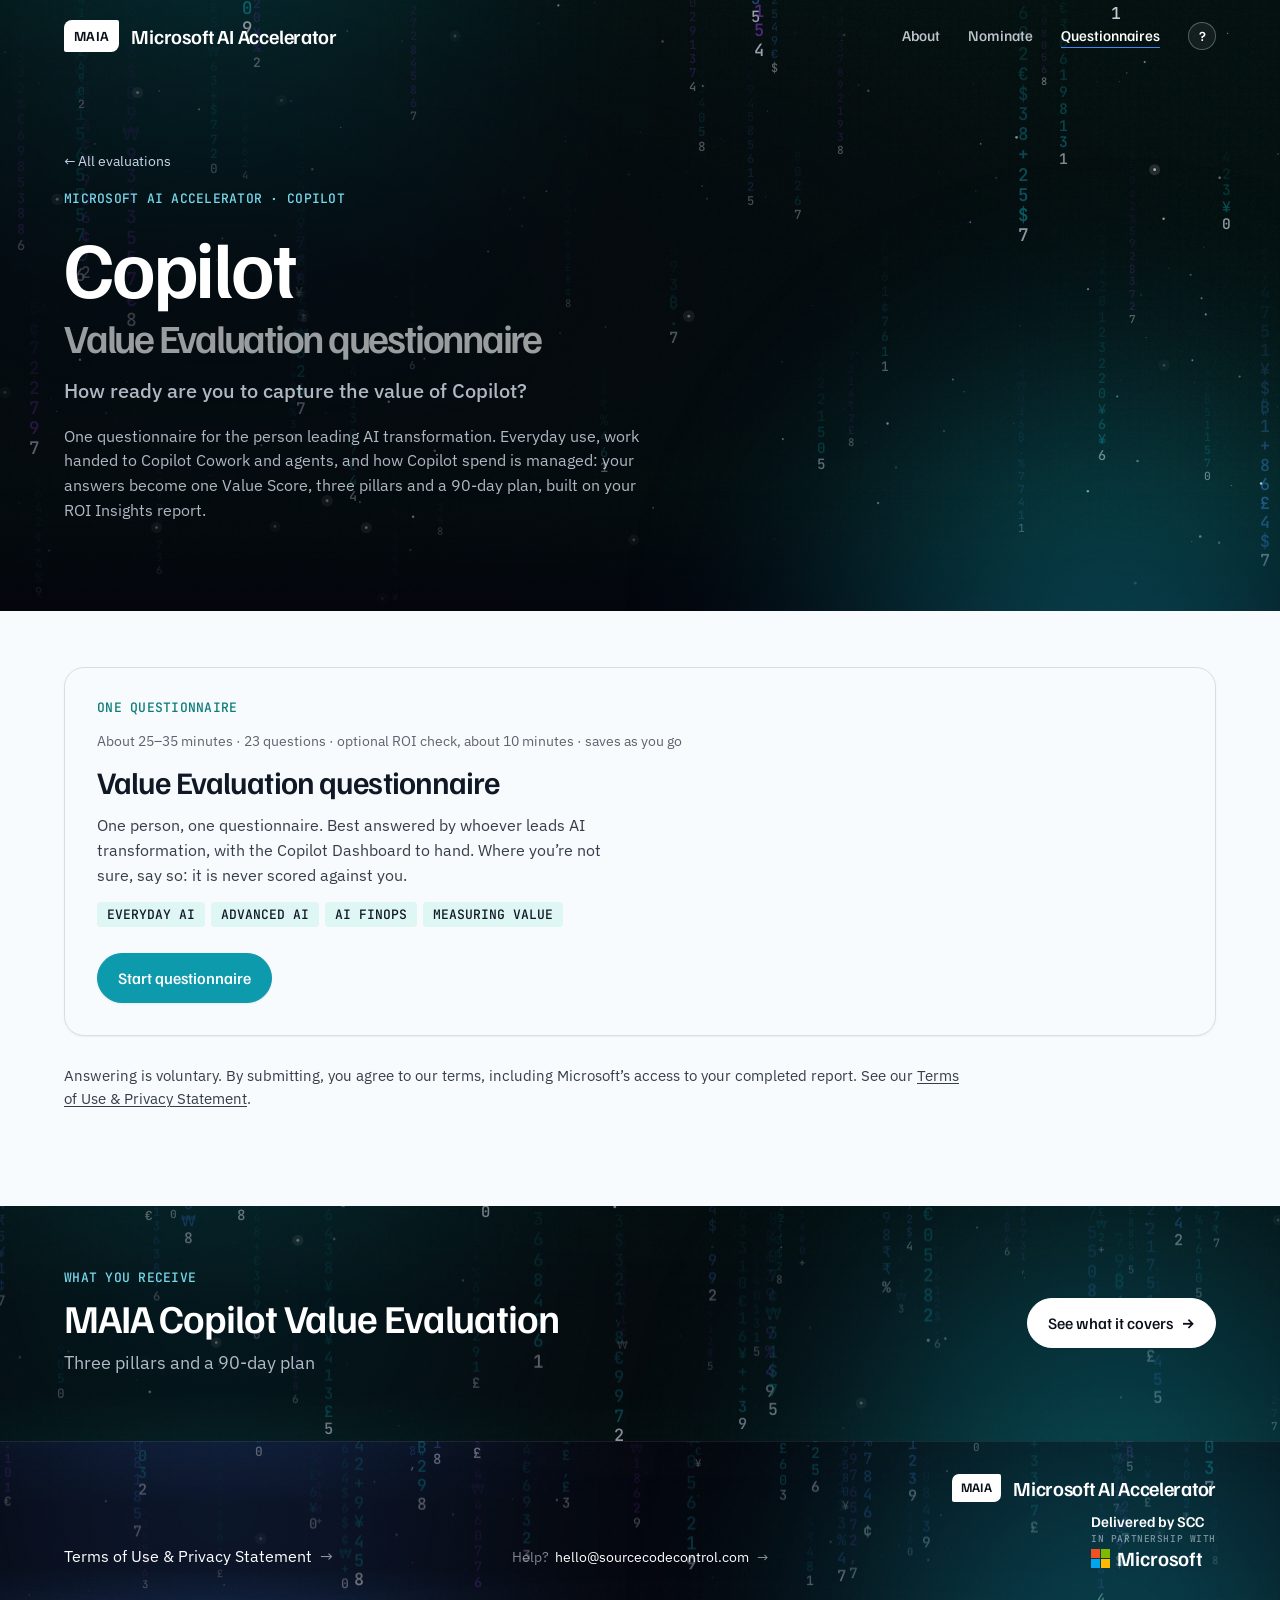
<file: copilot.html>
<!DOCTYPE html>
<html lang="en">
<head>
<meta charset="UTF-8">
<meta name="viewport" content="width=device-width, initial-scale=1.0">
<title>Copilot · Microsoft AI Accelerator</title>
<meta name="description" content="Welcome to Microsoft AI Accelerator: learn about the programme, nominate an account, or complete your Frontier, Copilot or Security questionnaires.">
<meta name="robots" content="noindex">
<link rel="icon" href="data:image/svg+xml,%3Csvg xmlns='http://www.w3.org/2000/svg' viewBox='0 0 64 64'%3E%3Crect width='64' height='64' rx='14' fill='%2317223A'/%3E%3Ctext x='32' y='40' font-family='Segoe UI,Arial' font-size='19' font-weight='700' fill='%23F5F7FB' text-anchor='middle'%3EMAIA%3C/text%3E%3C/svg%3E">
<link rel="preconnect" href="https://fonts.googleapis.com"><link rel="preconnect" href="https://fonts.gstatic.com" crossorigin><link href="https://fonts.googleapis.com/css2?family=Familjen+Grotesk:wght@500;600&amp;family=IBM+Plex+Sans:wght@400;500;600&amp;family=JetBrains+Mono:wght@500&amp;display=swap" rel="stylesheet">
<style>
body{margin:0;background:oklch(98.6% .005 250);color:oklch(21% .028 262);font:16px/1.55 'IBM Plex Sans',system-ui,sans-serif;-webkit-font-smoothing:antialiased}
a{color:inherit;text-decoration-thickness:1px;text-underline-offset:.16em}a:hover{color:oklch(48% .15 256)}
h1,h2,h3{margin:0;font-family:'Familjen Grotesk',system-ui,sans-serif;font-weight:600;letter-spacing:-.028em;line-height:1.05;text-wrap:balance}p{margin:0;text-wrap:pretty}
.wrap{width:100%;max-width:1440px;margin:0 auto;padding:0 64px;box-sizing:border-box}@media(max-width:960px){.wrap{padding:0 24px}}@media(max-width:640px){.wrap{padding:0 16px}.hide-s{display:none!important}}
.key{display:inline-flex;align-items:center;justify-content:center;gap:8px;min-height:44px;padding:0 16px;border:1px solid oklch(83% .012 252);border-radius:6px;background:oklch(99.4% .003 250);color:oklch(21% .028 262);font:500 14px/1 'Familjen Grotesk',sans-serif;box-shadow:0 3px 0 0 oklch(80% .016 254),0 6px 8px -4px oklch(21% .028 262/.28),inset 0 1px 0 #fff;text-decoration:none;white-space:nowrap;cursor:pointer;transition:transform .12s}
.key:hover{transform:translateY(-1px);color:oklch(21% .028 262)}.key:active{transform:translateY(3px);box-shadow:inset 0 1px 2px oklch(21% .028 262/.14)}
.key.p{min-height:48px;padding:0 24px;font-size:16px;background:oklch(48% .15 256);border-color:oklch(36% .13 260);color:#fff;box-shadow:0 3px 0 0 oklch(36% .13 260),0 6px 8px -4px oklch(30% .12 260/.45),inset 0 1px 0 oklch(100% 0 0/.22)}.key.p:hover{color:#fff}
.card{display:block;box-sizing:border-box;background:oklch(98.6% .005 250);border:1px solid oklch(90% .009 252);border-radius:16px 4px 16px 4px;box-shadow:0 1px 2px oklch(21% .028 262/.06);text-decoration:none;color:inherit;transition:border-color .22s}a.card:hover{border-color:oklch(72% .09 256);color:inherit}a.card:hover .key{transform:translateY(-1px)}
.eb{font:500 13px/1.3 'JetBrains Mono',ui-monospace,monospace;letter-spacing:.02em;text-transform:uppercase;color:oklch(48% .15 256)}
.dots{background-image:radial-gradient(circle,oklch(81% .045 255) 1px,transparent 1.4px);background-size:8px 16px}.dots-d{background-image:radial-gradient(circle,oklch(41% .05 260) 1px,transparent 1.4px);background-size:8px 16px}
.inp{width:100%;box-sizing:border-box;min-height:44px;padding:10px 12px;border:1px solid oklch(83% .012 252);border-radius:6px;background:#fff;color:inherit;font:16px/1.4 'IBM Plex Sans',sans-serif}
.opt{display:flex;gap:12px;align-items:flex-start;width:100%;box-sizing:border-box;text-align:left;padding:12px 14px;border:1px solid oklch(83% .012 252);border-radius:6px;background:#fff;color:inherit;font:16px/1.45 'IBM Plex Sans',sans-serif;cursor:pointer}.opt:hover{border-color:oklch(48% .15 256)}.opt.on{border-color:oklch(48% .15 256);background:oklch(95% .028 256);box-shadow:0 0 0 1px oklch(48% .15 256)}
.tbl{width:100%;border-collapse:collapse;font-size:14px}.tbl th{text-align:left;font:500 12px/1.2 'JetBrains Mono',monospace;text-transform:uppercase;color:oklch(50% .018 258);padding:10px;border:0;border-bottom:1px solid oklch(90% .009 252);white-space:nowrap;background:oklch(98.6% .005 250)}.tbl td{padding:6px 10px;border:0;border-top:1px solid oklch(90% .009 252);vertical-align:middle}.tbl tbody tr:first-child td{border-top:0}.rc>div:first-child{border-top:0!important}.tbl .inp{min-height:38px;padding:7px 9px;font-size:14px}
:focus-visible{outline:2px solid oklch(48% .15 256);outline-offset:2px}[hidden]{display:none!important}@media(prefers-reduced-motion:reduce){*{transition:none!important;animation:none!important}}
.hero2{display:grid;grid-template-columns:minmax(0,1fr) auto;gap:48px;align-items:center}@media(max-width:960px){.hero2{grid-template-columns:minmax(0,1fr)}.hero2 figure{display:none}}
.g2{display:grid;grid-template-columns:repeat(2,minmax(0,1fr));gap:16px}@media(max-width:960px){.g2{grid-template-columns:minmax(0,1fr)}}
.key.p.tf{background:#7B45C2;border-color:#5B2F99;box-shadow:0 3px 0 0 #5B2F99,0 6px 8px -4px rgb(91 47 153/.45),inset 0 1px 0 rgb(255 255 255/.22)}.key.p.tc{background:#0B7C78;border-color:#075B58;box-shadow:0 3px 0 0 #075B58,0 6px 8px -4px rgb(7 91 88/.45),inset 0 1px 0 rgb(255 255 255/.22)}.key.p.ts{background:#0078D4;border-color:#005A9E;box-shadow:0 3px 0 0 #005A9E,0 6px 8px -4px rgb(0 90 158/.45),inset 0 1px 0 rgb(255 255 255/.22)}#motionBtn{right:16px!important;bottom:16px!important;min-height:36px!important;background:oklch(98.6% .005 250/.88)!important;backdrop-filter:blur(6px)}.nowrap{white-space:nowrap}
</style>
<link rel="stylesheet" href="assets/maia.css">
<script src="assets/maia.js" defer></script>
</head>
<body>
<div style="min-height:100vh;background:oklch(98.6% .005 250)">
<header class="wrap" style="display:flex;align-items:center;justify-content:space-between;gap:24px;min-height:72px;border-bottom:1px solid oklch(90% .009 252);background:oklch(98.6% .005 250);position:relative;z-index:10">
<a href="index.html#home" data-keep style="display:inline-flex;align-items:center;gap:12px;text-decoration:none;color:oklch(21% .028 262);min-width:0"><span aria-hidden="true" style="height:32px;padding:0 10px;display:grid;place-items:center;flex-shrink:0;border-radius:8px 2px;background:oklch(21% .028 262);color:oklch(98.6% .005 250);font:600 14px/1 'Familjen Grotesk',system-ui,sans-serif;letter-spacing:.02em">MAIA</span><span style="font:600 20px/1.1 'Familjen Grotesk',system-ui,sans-serif;letter-spacing:-.01em;white-space:nowrap">Microsoft AI Accelerator</span></a>
<nav aria-label="Site" style="display:flex;align-items:center;gap:28px"><a href="about.html" data-keep class="hide-s" style="font:500 15px/1 'Familjen Grotesk',system-ui,sans-serif;text-decoration:none;color:oklch(36% .022 260);">About</a><a href="nominate.html" data-keep class="hide-s" style="font:500 15px/1 'Familjen Grotesk',system-ui,sans-serif;text-decoration:none;color:oklch(36% .022 260);">Nominate</a><a href="questionnaires.html" data-keep class="hide-s" style="font:500 15px/1 'Familjen Grotesk',system-ui,sans-serif;text-decoration:none;color:oklch(21% .028 262);text-decoration:underline;text-decoration-color:oklch(48% .15 256);text-underline-offset:6px;">Questionnaires</a></nav>
</header>
<main>
<section class="space" data-palette="copilot" style="--accent-a:#0B7F8C;--accent-b:#12B5CB;--accent-l:#78D9EC;background:#03100F!important"><div class="space-bg" aria-hidden="true"><canvas></canvas><div class="veil"></div><div class="grain"></div><div class="fade"></div></div><div class="wrap hero2" style="position:relative;z-index:2;padding-top:80px;padding-bottom:88px"><div data-shield="0.03" style="display:grid;gap:18px;min-width:0">
<a href="questionnaires.html" data-keep style="font-size:14px;color:oklch(36% .022 260);text-decoration:none">← All evaluations</a>
<p class="eb" style="color:#0B7C78">Microsoft AI Accelerator · Copilot</p>
<h1 data-words style="font-size:clamp(44px,5vw + 16px,84px);line-height:1.02">Copilot<span style="display:block;color:oklch(36% .022 260);font-size:.5em;margin-top:10px">Value Evaluation questionnaire</span></h1>
<p style="font-size:clamp(18px,.35vw + 16px,22px);line-height:1.45;max-width:46ch;font-weight:500">How ready are you to capture the value of Copilot?</p>
<p style="color:oklch(36% .022 260);max-width:60ch">One questionnaire for the person leading AI transformation. Everyday use, work handed to Copilot Cowork and agents, and how Copilot spend is managed: your answers become one Value Score, three pillars and a 90-day plan, built on your ROI Insights report.</p>

</div>
</div><button type="button" id="motionBtn" aria-pressed="false" style="position:absolute;right:24px;bottom:16px;z-index:3;min-height:44px;padding:0 12px;border:1px solid oklch(90% .009 252);border-radius:6px;background:oklch(98.6% .005 250);color:oklch(50% .018 258);font:500 13px/1 'IBM Plex Sans',sans-serif;cursor:pointer">Pause motion</button></section>
<section class="wrap" style="padding-top:56px;padding-bottom:40px">
<div class="g2" data-reveal><a class="card" href="copilot-general.html" data-keep style="padding:32px;display:flex;flex-direction:column;gap:14px;grid-column:1/-1">
<p class="eb" style="color:#0B7C78">One questionnaire</p>
<p style="font-size:14px;color:oklch(50% .018 258)">About 25–35 minutes · 23 questions · optional ROI check, about 10 minutes · saves as you go</p>
<h2 style="font-size:clamp(26px,1.2vw + 16px,36px)">Value Evaluation questionnaire</h2>
<p style="color:oklch(36% .022 260);max-width:52ch">One person, one questionnaire. Best answered by whoever leads AI transformation, with the Copilot Dashboard to hand. Where you’re not sure, say so: it is never scored against you.</p>
<div style="display:flex;flex-wrap:wrap;gap:6px"><span style="font:500 13px/1 'JetBrains Mono',ui-monospace,monospace;text-transform:uppercase;padding:6px 10px;border-radius:4px;background:oklch(95.5% .025 190);color:oklch(21% .028 262)">Everyday AI</span><span style="font:500 13px/1 'JetBrains Mono',ui-monospace,monospace;text-transform:uppercase;padding:6px 10px;border-radius:4px;background:oklch(95.5% .025 190);color:oklch(21% .028 262)">Advanced AI</span><span style="font:500 13px/1 'JetBrains Mono',ui-monospace,monospace;text-transform:uppercase;padding:6px 10px;border-radius:4px;background:oklch(95.5% .025 190);color:oklch(21% .028 262)">AI FinOps</span><span style="font:500 13px/1 'JetBrains Mono',ui-monospace,monospace;text-transform:uppercase;padding:6px 10px;border-radius:4px;background:oklch(95.5% .025 190);color:oklch(21% .028 262)">Measuring value</span></div>
<span class="key p tc" style="margin-top:12px;align-self:flex-start">Start questionnaire</span>
</a></div>
<p style="margin-top:28px;font-size:15px;color:oklch(36% .022 260);max-width:100ch">Answering is voluntary. By submitting, you agree to our terms, including Microsoft’s access to your completed report. See our <a href="terms.html" data-keep>Terms of Use &amp; Privacy Statement</a>.</p>
</section>
<section class="space" data-palette="copilot" style="margin-top:56px;--accent-a:#0B7F8C;--accent-b:#12B5CB;--accent-l:#78D9EC;background:#03100F!important"><div class="space-bg" aria-hidden="true"><canvas></canvas><div class="veil-soft"></div><div class="grain"></div></div><div class="wrap" style="padding-top:64px;padding-bottom:64px;display:flex;flex-wrap:wrap;gap:24px 48px;align-items:center;justify-content:space-between">
<div style="display:grid;gap:10px;min-width:0"><p class="eb" style="color:oklch(78% .1 190)">What you receive</p><p style="font:600 clamp(28px,2vw + 14px,44px)/1.05 'Familjen Grotesk',system-ui,sans-serif;letter-spacing:-.028em">MAIA Copilot Value Evaluation</p><p style="color:oklch(72% .022 256);font-size:18px">Three pillars and a 90-day plan</p></div>
<a class="key p" href="about.html#evaluations" data-keep>See what it covers <span aria-hidden="true">→</span></a>
</div></section>
</main>
<footer class="space foot" data-palette="copilot,security,frontier" style="--accent-a:#4285F4;--accent-b:#12B5CB"><div class="space-bg" aria-hidden="true"><canvas></canvas><div class="veil-soft"></div><div class="grain"></div></div>
<div class="wrap foot-in">
<a class="fa f-terms" href="terms.html" data-keep>Terms of Use &amp; Privacy Statement <span aria-hidden="true">→</span></a>
<p class="f-help"><span class="muted">Help?</span> <a class="fa" href="mailto:hello@sourcecodecontrol.com">hello@sourcecodecontrol.com <span aria-hidden="true">→</span></a></p>
<div class="f-brand">
<div class="foot-brand"><span class="logo" aria-hidden="true">MAIA</span><p class="wm">Microsoft AI Accelerator</p></div>
<div class="partner-box" aria-label="Delivered by SCC in partnership with Microsoft"><span class="pb1">Delivered by SCC</span><span class="pb2">in partnership with</span><span class="pb3"><span class="mslogo" aria-hidden="true"><i></i><i></i><i></i><i></i></span><span class="msw">Microsoft</span></span></div>
</div>
</div>
</footer>
</div>
<script>
/* carry the invitation parameters (?project=…, ?invite=…, ?company=…, ?domain=…) to the next page */
(function(){try{var q=location.search;if(!q)return;document.querySelectorAll('a[data-keep]').forEach(function(a){var h=a.getAttribute('href');if(!h||h.indexOf('?')>=0||h.indexOf('#')===0)return;var i=h.indexOf('#');a.setAttribute('href',i<0?h+q:h.slice(0,i)+q+h.slice(i));});}catch(e){}})();
</script>

<script>
/* motion background: the character field (pause button bottom right; still for reduced motion) */
class DCLogic{constructor(){this.state={};}setState(p,cb){Object.assign(this.state,p);var b=document.getElementById('motionBtn');if(b){b.setAttribute('aria-pressed',String(!!this.state.paused));b.textContent=this.state.paused?'Play motion':'Pause motion';}if(cb)cb();}}
class Component extends DCLogic {
  state = { paused: false };

  setRoot = (el) => { this.rootEl = el; };
  componentWillUnmount() { this.dead = true; if (this.onResize) window.removeEventListener('resize', this.onResize); }
  fieldVals() { const p = !!(this.state && this.state.paused);
    return { setRoot: this.setRoot, paused: p, motionLabel: p ? 'Play motion' : 'Pause motion', toggleMotion: () => this.setState({ paused: !p }) }; }
  startField() {
    const root = this.rootEl; if (!root || !root.querySelectorAll) return;
    const self = this, CW = 8, CH = 16, RAMP = ' .:-=+*#%@', PAL0 = ['oklch(89% .025 254)','oklch(81% .045 255)','oklch(70% .085 256)','oklch(60% .13 257)','oklch(41% .16 260)'];
    const reduce = window.matchMedia ? window.matchMedia('(prefers-reduced-motion: reduce)').matches : false;
    const clamp = (v,a,b) => v<a?a:v>b?b:v;
    const noise = (c,r,t) => (Math.sin(c*0.09+t*0.5)+Math.sin(r*0.21-t*0.35)+Math.sin((c*0.6+r)*0.11+t*0.27)+Math.sin(c*0.023-r*0.13+t*0.15+Math.sin(r*0.05+t*0.1))+4)/8;
    const fields = [].slice.call(root.querySelectorAll('canvas[data-field]')).map((canvas) => {
      const ctx = canvas.getContext && canvas.getContext('2d'); if (!ctx) return null; const H = canvas.getAttribute('data-hue');
      const host = canvas.closest('section') || canvas.parentElement;
      const f = { pal: H ? ['oklch(88% .03 '+H+')','oklch(80% .06 '+H+')','oklch(69% .1 '+H+')','oklch(58% .14 '+H+')','oklch(44% .16 '+H+')'] : PAL0, canvas, ctx, host, w:0, h:0, shield:[], pointer:null };
      host.addEventListener('pointermove', (e) => { const r = canvas.getBoundingClientRect(); f.pointer = { x:e.clientX-r.left, y:e.clientY-r.top }; });
      host.addEventListener('pointerleave', () => { f.pointer = null; });
      f.resize = () => { const r = canvas.getBoundingClientRect(), dpr = Math.min(window.devicePixelRatio||1, 2);
        f.w = r.width; f.h = r.height; canvas.width = Math.max(1, Math.round(r.width*dpr)); canvas.height = Math.max(1, Math.round(r.height*dpr)); ctx.setTransform(dpr,0,0,dpr,0,0);
        f.shield = [].slice.call(host.querySelectorAll('[data-shield]')).map((el) => { const a = el.getBoundingClientRect(), k = parseFloat(el.getAttribute('data-shield')); const pad = k > 0.2 ? 8 : 28;
          return { l:a.left-r.left-pad, t:a.top-r.top-pad, r:a.right-r.left+pad, b:a.bottom-r.top+pad, k: isNaN(k) ? 0.12 : k }; }); };
      return f; }).filter(Boolean);
    if (!fields.length) return;
    const draw = (f, t) => { const ctx = f.ctx, cols = Math.ceil(f.w/CW), rows = Math.ceil(f.h/CH); let last = null;
      ctx.clearRect(0,0,f.w,f.h); ctx.font = "500 12px 'JetBrains Mono', monospace"; ctx.textAlign = 'center'; ctx.textBaseline = 'middle';
      for (let r = 0; r < rows; r++) { const y = r*CH+CH/2;
        for (let c = 0; c < cols; c++) { const x = c*CW+CW/2, n = noise(c,r,t); let e = clamp((n-0.34)/0.5,0,1); e = e*e*(3-2*e);
          const reach = 0.45+0.55*Math.min(1, x/(f.w*0.9)); let d = e*reach*1.25;
          if (f.pointer) { const px = x-f.pointer.x, py = y-f.pointer.y, pd = Math.sqrt(px*px+py*py); if (pd < 130) d += 0.4*(1-pd/130)*n; }
          for (let s = 0; s < f.shield.length; s++) { const S = f.shield[s]; if (x>S.l && x<S.r && y>S.t && y<S.b) { d *= S.k; break; } }
          if (d < 0.1) continue;
          const lv = d<0.3?0:d<0.48?1:d<0.66?2:d<0.85?3:4, col = f.pal[lv];
          if (col !== last) { ctx.fillStyle = col; last = col; }
          ctx.fillText(RAMP[clamp(Math.floor(d*10),1,9)], x, y); } } };
    const still = () => fields.forEach((f) => draw(f, 2.4));
    const resizeAll = () => fields.forEach((f) => f.resize());
    resizeAll();
    this.onResize = () => { resizeAll(); if (reduce || self.state.paused) still(); };
    window.addEventListener('resize', this.onResize);
    if (document.fonts && document.fonts.ready) document.fonts.ready.then(() => { if (!self.dead) self.onResize(); });
    const t0 = performance.now(); let lastT = 0;
    const frame = (now) => { if (self.dead) return; if (!self.state.paused && now-lastT >= 33) { lastT = now; fields.forEach((f) => draw(f, (now-t0)/1000)); } requestAnimationFrame(frame); };
    if (reduce) still(); else requestAnimationFrame(frame);
  }

  componentDidMount() { this.startField(); }
  renderVals() { return { ...this.fieldVals() }; }
}
(function(){try{var c=new Component();c.rootEl=document.body;if(c.componentDidMount)c.componentDidMount();var b=document.getElementById('motionBtn');if(b)b.onclick=function(){c.setState({paused:!c.state.paused});};}catch(e){}})();
</script>
</body>
</html>
</file>
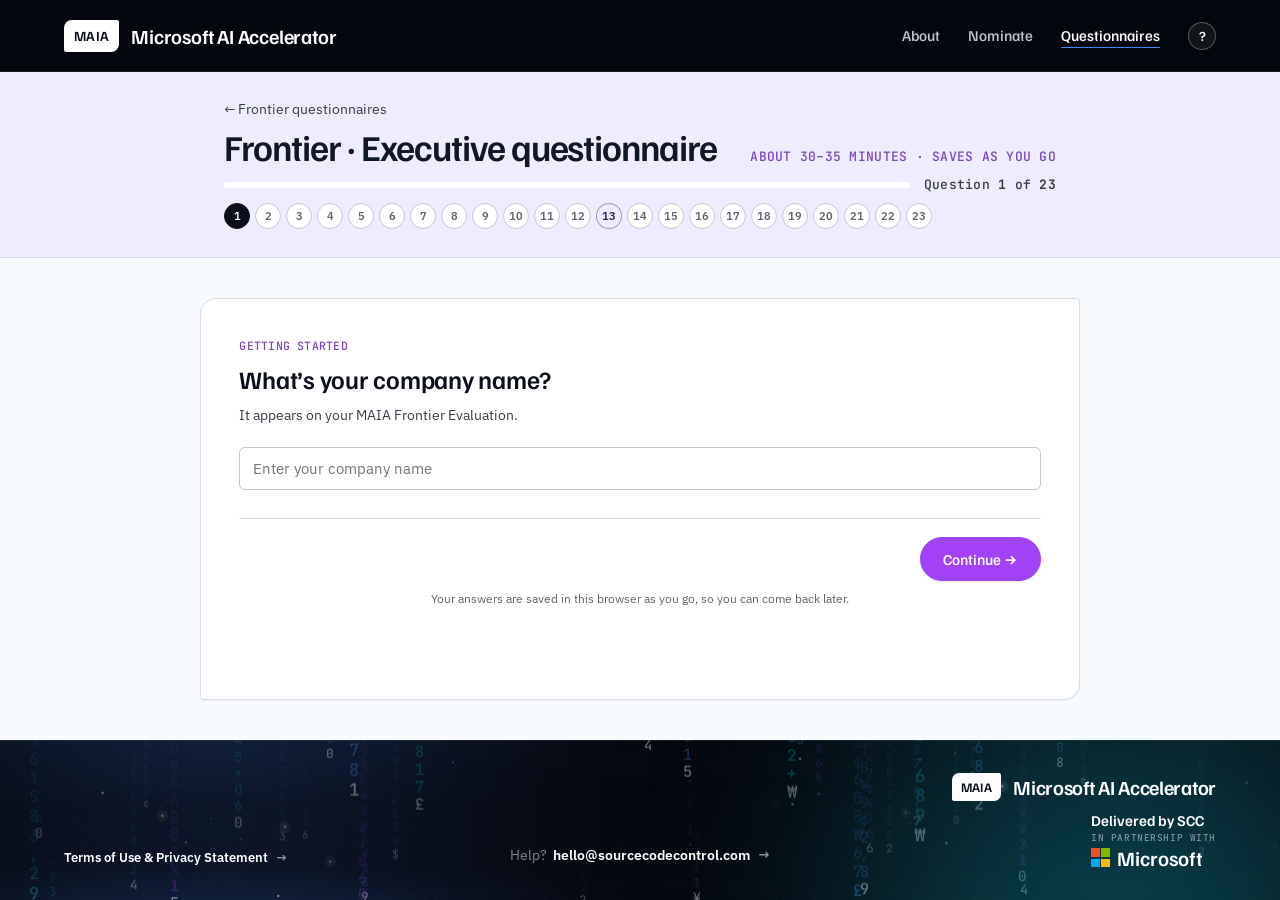
<file: frontier-executive.html>
<!DOCTYPE html>
<html lang="en">
<head>
<meta charset="UTF-8">
<meta name="viewport" content="width=device-width, initial-scale=1.0">
<title>Microsoft AI Accelerator for Frontier · Executive Questionnaire</title>
<meta name="description" content="Microsoft AI Accelerator for Frontier: executive questionnaire for your MAIA Frontier Evaluation.">
<meta name="robots" content="noindex">
<link rel="icon" href="data:image/svg+xml,%3Csvg xmlns='http://www.w3.org/2000/svg' viewBox='0 0 64 64'%3E%3Crect width='64' height='64' rx='14' fill='%2317223A'/%3E%3Ctext x='32' y='40' font-family='Segoe UI,Arial' font-size='19' font-weight='700' fill='%23F5F7FB' text-anchor='middle'%3EMAIA%3C/text%3E%3C/svg%3E">
<style>
/* Microsoft AI Accelerator · questionnaire engine styles (shared by every track) */
:root{
  --ink:#0B1F3A;--ink2:#3D4A5C;--muted:#6B7686;--line:#D8E2EA;--line2:#B9C7D2;--surface:#FFFFFF;
  --ok:#107C10;--okT:#E9F6E8;--err:#A4262C;--errT:#FDF0F0;--radius:14px;
  --shadow:0 1px 2px rgba(11,31,58,.05),0 8px 28px rgba(11,31,58,.07);
  --font:'Segoe UI Variable Text','Segoe UI',-apple-system,BlinkMacSystemFont,Roboto,'Helvetica Neue',Arial,sans-serif;
  --font-d:'Segoe UI Variable Display','Segoe UI',-apple-system,BlinkMacSystemFont,Roboto,'Helvetica Neue',Arial,sans-serif;
}
/* track themes */
body.t-frontier{--c:#7B45C2;--cd:#3B1366;--c2:#9B6BDA;--c3:#DCCBF4;--tint:#F4EEFC;--tint2:#E9DDF8;--bg:#F9F7FC;--glow1:rgba(123,69,194,.16);--glow2:rgba(244,150,120,.14)}
body.t-copilot{--c:#0B7C78;--cd:#073B3F;--c2:#1F9A90;--c3:#8FD3C9;--tint:#F1FAF8;--tint2:#E0F4F1;--bg:#F6FBFA;--glow1:rgba(11,124,120,.14);--glow2:rgba(120,200,255,.14)}
body.t-security{--c:#0078D4;--cd:#033870;--c2:#085493;--c3:#C5E6FF;--tint:#EEF6FD;--tint2:#DCEBFA;--bg:#F5F9FE;--glow1:rgba(0,120,212,.13);--glow2:rgba(20,200,170,.10)}
body.t-main{--c:#0B5CAD;--cd:#0B1F3A;--c2:#2B6CB0;--c3:#C9DAF0;--tint:#F2F6FB;--tint2:#E3ECF7;--bg:#F7F8FB;--glow1:rgba(123,69,194,.10);--glow2:rgba(11,124,120,.10)}

*,*::before,*::after{box-sizing:border-box}
html{-webkit-text-size-adjust:100%}
body{margin:0;min-height:100vh;font-family:var(--font);color:var(--ink);background:var(--bg);display:flex;flex-direction:column;
  background-image:radial-gradient(1100px 520px at 105% -10%,var(--glow1),transparent 60%),radial-gradient(900px 480px at -10% 110%,var(--glow2),transparent 60%);background-attachment:fixed}
@media (prefers-reduced-motion:reduce){*{animation:none!important;transition:none!important;scroll-behavior:auto!important}}
a{color:var(--c)}
.accent{height:4px;background:linear-gradient(90deg,var(--cd),var(--c),var(--c3));flex-shrink:0}
.topbar{display:flex;align-items:center;justify-content:space-between;gap:12px;padding:14px clamp(16px,4vw,48px);background:rgba(255,255,255,.82);backdrop-filter:saturate(1.4) blur(10px);border-bottom:1px solid var(--line);position:sticky;top:0;z-index:20}
.brand{display:flex;align-items:center;gap:10px;text-decoration:none;color:var(--ink);min-width:0}
.brand .mk{width:30px;height:30px;border-radius:9px;background:linear-gradient(135deg,var(--cd),var(--c));display:grid;place-items:center;color:#fff;font-weight:700;font-size:13px;letter-spacing:.02em;flex-shrink:0}
.brand .bt{font-weight:600;font-size:15px;line-height:1.15;white-space:nowrap;overflow:hidden;text-overflow:ellipsis}
.brand .bt b{color:var(--c);font-weight:600}
.brand .bs{display:block;font-size:11.5px;font-weight:500;color:var(--muted);letter-spacing:.02em}
.topbar .right{display:flex;align-items:center;gap:10px;flex-shrink:0}
.pill{font-size:12.5px;color:var(--ink2);background:var(--surface);border:1px solid var(--line);padding:6px 11px;border-radius:999px;white-space:nowrap}
.toplink{font-size:13px;font-weight:600;color:var(--ink2);text-decoration:none;padding:6px 4px}
.toplink:hover{color:var(--c)}
@media(max-width:620px){.pill.hide-s,.toplink.hide-s{display:none}}

.company-strip{display:none;align-items:center;gap:12px;background:var(--tint2);border-bottom:1px solid var(--line);padding:10px clamp(16px,4vw,48px);font-size:13.5px;color:var(--cd)}
.company-strip.show{display:flex}
.badge{width:34px;height:34px;border-radius:9px;background:var(--c);color:#fff;font-weight:700;display:grid;place-items:center;flex-shrink:0;font-size:13px}

/* ---------- hero (landing of every page) ---------- */
.hero{flex:1;display:flex;align-items:center;justify-content:center;padding:clamp(24px,5vw,64px) clamp(16px,4vw,48px)}
.hero-in{width:100%;max-width:1120px;display:grid;grid-template-columns:minmax(0,1.15fr) minmax(0,.85fr);gap:clamp(24px,5vw,64px);align-items:center}
.eyebrow{font-size:12px;letter-spacing:.16em;text-transform:uppercase;color:var(--c);font-weight:600;margin:0 0 14px}
.h-title{font-family:var(--font-d);font-weight:600;font-size:clamp(38px,6vw,64px);line-height:1.02;letter-spacing:-.02em;margin:0 0 6px;color:var(--c)}
.h-title span{display:block;color:var(--ink)}
.h-sub{font-size:clamp(17px,2vw,20px);font-weight:600;color:var(--ink);margin:18px 0 10px;line-height:1.35}
.lead{font-size:16px;line-height:1.65;color:var(--ink2);margin:0 0 22px;max-width:60ch}
.meta{display:flex;flex-wrap:wrap;gap:8px 18px;margin:0 0 18px;font-size:14px;color:var(--ink2)}
.meta strong{color:var(--ink)}
.chips{display:flex;flex-wrap:wrap;gap:7px;margin:0 0 24px}
.chip{font-size:12.5px;font-weight:600;color:var(--cd);background:var(--tint2);border:1px solid var(--line);padding:5px 11px;border-radius:999px}
.note{font-size:13.5px;color:var(--ink2);line-height:1.55;background:var(--surface);border:1px solid var(--line);border-left:4px solid var(--c);border-radius:10px;padding:12px 14px;margin:0 0 18px;max-width:62ch}
.note b{color:var(--ink)}
.terms-note{font-size:13px;color:var(--muted);line-height:1.5;margin:14px 0 0;max-width:60ch}
.terms-note a{font-weight:600}
.cover{position:relative;justify-self:center;width:100%;max-width:420px}
.cover img{display:block;width:100%;height:auto;border-radius:22px;box-shadow:0 30px 60px -20px rgba(11,31,58,.35),0 10px 24px -12px rgba(11,31,58,.25)}
.cover .tag{position:absolute;left:-18px;bottom:28px;background:var(--surface);border:1px solid var(--line);border-radius:14px;padding:12px 16px;box-shadow:var(--shadow);font-size:13px;color:var(--ink2);max-width:240px}
.cover .tag b{display:block;font-size:20px;color:var(--c);font-weight:700;line-height:1.1;margin-bottom:2px}
@media(max-width:860px){.hero-in{grid-template-columns:1fr}.cover{order:-1;max-width:260px}.cover .tag{left:auto;right:-8px;bottom:14px}}
@media(max-width:480px){.cover{max-width:170px}.cover img{border-radius:16px}.cover .tag{display:none}}

/* buttons */
.btn{font-family:inherit;font-weight:600;font-size:15px;padding:12px 22px;border-radius:10px;border:1px solid transparent;cursor:pointer;display:inline-flex;align-items:center;gap:8px;text-decoration:none;transition:background .15s,border-color .15s,color .15s,transform .05s;line-height:1.2}
.btn:active{transform:translateY(1px)}
.btn-p{background:var(--c);color:#fff}
.btn-p:hover{background:var(--cd)}
.btn-p:disabled{opacity:.5;cursor:not-allowed}
.btn-o{background:var(--surface);color:var(--c);border-color:var(--c)}
.btn-o:hover{background:var(--tint)}
.btn-g{background:transparent;color:var(--ink2);padding:12px 8px}
.btn-g:hover{color:var(--c)}
.btn-g:disabled{visibility:hidden}
.btn-row{display:flex;flex-wrap:wrap;gap:10px;align-items:center}
.resume{margin:0 0 18px;background:var(--tint);border:1px solid var(--c3);border-radius:12px;padding:12px 14px;font-size:14px;color:var(--cd);display:none;max-width:62ch}
.resume.show{display:block}
.resume .btn-row{margin-top:8px}
.resume .btn{padding:8px 14px;font-size:13.5px}

/* ---------- form shell ---------- */
.shell{flex:1;display:none;justify-content:center;padding:26px clamp(12px,4vw,48px) 40px}
.shell.show{display:flex}
.stage{width:100%;max-width:760px;background:var(--surface);border:1px solid var(--line);border-radius:18px;box-shadow:var(--shadow);padding:clamp(20px,4vw,40px)}
.stage.wide{max-width:980px}
.prog{display:flex;align-items:center;gap:14px;margin:0 0 10px}
.bar{flex:1;height:6px;background:var(--tint2);border-radius:99px;overflow:hidden}
.bar i{display:block;height:100%;width:0;background:linear-gradient(90deg,var(--c),var(--c2));border-radius:99px;transition:width .35s}
.prog-l{font-size:13px;color:var(--ink2);white-space:nowrap}
.dots{display:flex;flex-wrap:wrap;gap:5px;margin:0 0 24px}
.dots button{width:26px;height:26px;border-radius:50%;border:1px solid var(--line2);background:var(--surface);color:var(--muted);font:600 11px var(--font);cursor:pointer;padding:0}
.dots button:hover{border-color:var(--c);color:var(--c)}
.dots button.done{background:var(--tint2);border-color:color-mix(in srgb,var(--cd) 40%,transparent);color:var(--cd)}
.dots button.cur{background:var(--c);border-color:var(--c);color:#fff}
.secnav{display:flex;flex-wrap:wrap;gap:6px;margin:0 0 24px}
.secnav button{font:600 12px var(--font);border:1px solid var(--line);background:var(--surface);color:var(--ink2);border-radius:999px;padding:6px 11px;cursor:pointer}
.secnav button.done{background:var(--tint2);border-color:var(--tint2);color:var(--cd)}
.secnav button.cur{background:var(--c);border-color:var(--c);color:#fff}
.step{animation:rise .3s cubic-bezier(.2,.7,.3,1)}
@keyframes rise{from{opacity:0;transform:translateY(8px)}to{opacity:1;transform:none}}
.shake{animation:shake .35s}
@keyframes shake{0%,100%{transform:none}25%{transform:translateX(-5px)}75%{transform:translateX(5px)}}
.q-eyebrow{font-size:11.5px;font-weight:700;letter-spacing:.09em;text-transform:uppercase;color:var(--c);margin:0 0 10px}
.opt-tag{font-size:10.5px;font-weight:700;letter-spacing:.05em;color:var(--muted);background:var(--bg);border:1px solid var(--line);padding:2px 8px;border-radius:99px;margin-left:8px;vertical-align:1px}
.q-title{font-family:var(--font-d);font-weight:600;font-size:clamp(20px,3vw,25px);line-height:1.3;margin:0 0 10px}
.q-ctx{font-size:14px;color:var(--ink2);margin:0 0 20px;line-height:1.55}
.sec-intro{font-size:14.5px;color:var(--ink2);margin:-2px 0 22px;line-height:1.55}
.q{margin:0 0 26px}
.q:last-child{margin-bottom:6px}
.q .ql{font-weight:600;font-size:16px;line-height:1.4;margin:0 0 6px}
.q .qh{font-size:13.5px;color:var(--ink2);margin:0 0 12px;line-height:1.5}
.req{color:var(--c);margin-left:3px}
.q.missing .ql{color:var(--err)}
.q.missing .opts,.q.missing input,.q.missing textarea,.q.missing select{border-color:var(--err)}
.opts{display:flex;flex-direction:column;gap:8px}
.opts.cols{display:grid;grid-template-columns:1fr 1fr}
@media(max-width:600px){.opts.cols{grid-template-columns:1fr}}
.opt{position:relative;display:flex;align-items:flex-start;gap:12px;padding:12px 14px;border:1px solid var(--line2);border-radius:10px;background:var(--surface);cursor:pointer;font-size:15px;line-height:1.45;transition:border-color .12s,background .12s}
.opt:hover{border-color:var(--c);background:var(--tint)}
.opt input{position:absolute;opacity:0;pointer-events:none}
.ck{width:18px;height:18px;border-radius:50%;border:1.6px solid var(--line2);flex-shrink:0;margin-top:2px;position:relative;background:#fff}
.opt.multi .ck{border-radius:5px}
.opt.on{border-color:var(--c);background:var(--tint)}
.opt.on .ck{border-color:var(--c);background:var(--c)}
.opt.on .ck::after{content:'';position:absolute;inset:4.5px;border-radius:50%;background:#fff}
.opt.multi.on .ck::after{inset:2px 5px 5px 5px;border-radius:0;background:none;border:solid #fff;border-width:0 2px 2px 0;transform:rotate(45deg)}
.opt:focus-within{outline:2px solid var(--c);outline-offset:2px}
.opt .lv{font:700 11.5px var(--font);color:var(--c);background:var(--tint2);border-radius:6px;padding:2px 6px;margin-top:1px;flex-shrink:0}
.opt .od{display:block;font-size:13px;color:var(--muted);margin-top:2px}
.opt.blocked{animation:shake .35s}
.limit{font-size:12.5px;color:var(--muted);margin:8px 0 0}
.limit.hit{color:var(--err);font-weight:600}
input[type=text],input[type=email],input[type=number],input[type=month],input[type=date],select,textarea{font-family:inherit;font-size:15px;padding:11px 13px;border:1px solid var(--line2);border-radius:9px;background:#fff;color:var(--ink);width:100%}
input:focus,select:focus,textarea:focus{outline:none;border-color:var(--c);box-shadow:0 0 0 3px var(--tint2)}
textarea{min-height:110px;resize:vertical;line-height:1.5}
.lbl{display:block;font-size:12.5px;font-weight:600;color:var(--ink2);margin:0 0 6px}
.field{margin:0 0 14px}
.unit{display:flex;align-items:center;gap:10px}
.unit input{max-width:220px;font-weight:600}
.unit span{font-size:14px;color:var(--ink2)}
.other{margin-top:10px;display:none}
.other.show{display:block}
.ferr{display:none;color:var(--err);font-size:12.5px;font-weight:600;margin-top:6px}
.ferr.show{display:block}
.sug{display:flex;flex-wrap:wrap;gap:8px 14px;align-items:center;margin-top:10px;font-size:13px;color:var(--muted)}
.sug .use{font:600 12.5px var(--font);color:var(--c);background:var(--tint);border:1px solid var(--c3);border-radius:999px;padding:5px 11px;cursor:pointer}
.sug .use:hover{background:var(--tint2)}
.sug .ex b{color:var(--ink2);font-weight:600}
.consent{display:flex;gap:12px;align-items:flex-start;padding:14px;border:1px solid var(--line2);border-radius:10px;cursor:pointer;font-size:14.5px;line-height:1.5}
.consent.on{border-color:var(--c);background:var(--tint)}
.consent input{margin-top:4px;width:18px;height:18px;accent-color:var(--c);flex-shrink:0}

/* tables (estate, inventory, matrix, costs, workflows, ROI tables) */
.tblwrap{overflow-x:auto;border:1px solid var(--line);border-radius:12px;-webkit-overflow-scrolling:touch}
table.t{width:100%;border-collapse:collapse;font-size:13.5px;min-width:560px}
table.t th{text-align:left;font-size:11px;letter-spacing:.06em;text-transform:uppercase;color:var(--muted);font-weight:700;padding:10px;background:var(--bg);border-bottom:1px solid var(--line);white-space:nowrap}
table.t td{padding:8px 10px;border-top:1px solid var(--line);vertical-align:middle}
table.t td input,table.t td select{padding:8px 9px;font-size:13.5px}
table.t td.c{text-align:center}
table.ptbl td input{min-width:64px}
table.ptbl td input[data-f=name]{min-width:170px}
table.ptbl td input[data-f=salary]{min-width:96px}
table.t td.n{text-align:right;white-space:nowrap;font-variant-numeric:tabular-nums}
table.t td.v{font-weight:700;color:var(--c)}
table.t tr.off td{opacity:.55}
table.t .cat b{display:block;font-size:13.5px}
table.t .cat span{font-size:12px;color:var(--muted)}
table.t input[type=radio]{width:18px;height:18px;accent-color:var(--c)}
.mx-cards{display:none}
.fp-cat{border:1px solid var(--line);border-radius:12px;padding:12px;margin:0 0 10px;background:var(--surface)}
.fp-head{display:flex;flex-wrap:wrap;gap:10px;align-items:center;justify-content:space-between}
.fp-title{font-weight:600;font-size:14.5px;display:flex;align-items:center;gap:8px}
.fp-tag{font:700 11px var(--font);color:var(--c);background:var(--tint2);border-radius:6px;padding:2px 6px}
.fp-head select{max-width:280px;font-size:14px;padding:9px 10px}
.fp-row{display:grid;grid-template-columns:1fr 170px 34px;gap:8px;align-items:center;margin-top:8px}
.fp-row .nm{font-size:14px;font-weight:600}
.fp-row input{padding:8px 10px;font-size:14px}
.fp-x{border:1px solid var(--line);background:var(--surface);border-radius:8px;height:34px;cursor:pointer;color:var(--muted);font-size:16px}
.fp-x:hover{color:var(--err);border-color:var(--err)}
.fp-add{margin-top:8px;font:600 12.5px var(--font);color:var(--c);background:none;border:none;cursor:pointer;padding:4px 0}
@media(max-width:560px){.fp-row{grid-template-columns:1fr 120px 34px}}
.wf{border:1px solid var(--line);border-radius:12px;padding:12px 14px;margin:0 0 10px;background:var(--tint)}
.wf h4{margin:0 0 8px;font-size:11.5px;letter-spacing:.08em;text-transform:uppercase;color:var(--c)}
.wf-g{display:grid;grid-template-columns:1fr 1fr 1fr;gap:8px}
.wf-g .full{grid-column:1/-1}
.wf-g label{font-size:11.5px;font-weight:600;color:var(--ink2);display:block;margin-bottom:4px}
.wf-g input,.wf-g select{font-size:14px;padding:9px 10px}
@media(max-width:600px){.wf-g{grid-template-columns:1fr 1fr}}
.roi-note{font-size:13px;color:var(--cd);background:var(--tint2);border-radius:10px;padding:10px 12px;margin:0 0 14px}
.pt-glob{display:grid;grid-template-columns:repeat(4,1fr);gap:10px;margin:0 0 12px}
.pt-glob label{font-size:11.5px;font-weight:600;color:var(--ink2)}
.pt-glob input,.pt-glob select{margin-top:4px;font-size:14px;padding:9px 10px}
@media(max-width:700px){.pt-glob{grid-template-columns:1fr 1fr}}
.rt-total{display:flex;justify-content:space-between;gap:10px;align-items:center;margin-top:10px;padding:12px 14px;background:var(--tint);border-radius:10px;font-size:14px;color:var(--ink2)}
.rt-total b{font-size:18px;color:var(--c)}
.addrow{margin-top:8px;font:600 13px var(--font);color:var(--c);background:var(--surface);border:1px dashed var(--c3);border-radius:9px;padding:8px 12px;cursor:pointer}
.del{border:none;background:none;color:var(--muted);cursor:pointer;font-size:15px}
.del:hover{color:var(--err)}
.kt-stage{font:700 11px var(--font);border-radius:6px;padding:2px 7px;white-space:nowrap}
.kt-stage.s2{background:var(--tint2);color:var(--cd)}
.kt-stage.s3{background:var(--cd);color:#fff}
.kt-kpi b{display:block}
.kt-kpi span,.kt-src{font-size:12px;color:var(--muted)}
.kt-calc{font-size:12.5px;line-height:1.7}
.kt-calc input{width:110px;display:inline-block;padding:5px 7px!important}
.kt-calc em{font-style:normal;color:var(--muted)}
.pc{font-weight:700;color:var(--cd)}

.nav{display:flex;justify-content:space-between;align-items:center;gap:10px;margin-top:28px;padding-top:18px;border-top:1px solid var(--line)}
.save-hint{font-size:12px;color:var(--muted);text-align:center;margin-top:10px}

/* review & done */
.done-badge{display:flex;align-items:center;gap:10px;background:var(--okT);border:1px solid #C3EEC0;color:var(--ok);border-radius:10px;padding:11px 14px;font-size:14px;font-weight:600;margin:14px 0 18px}
.warn-box{background:var(--errT);border:1px solid #F1C4C6;color:var(--err);border-radius:10px;padding:12px 14px;font-size:14px;margin:12px 0}
.recap{border:1px solid var(--line);border-radius:12px;overflow:hidden;margin:0 0 18px}
.recap h3{margin:0;padding:10px 16px;font-size:11.5px;letter-spacing:.08em;text-transform:uppercase;color:var(--c);background:var(--tint);border-top:1px solid var(--line)}
.recap h3:first-child{border-top:none}
.rr{display:grid;grid-template-columns:38% 1fr auto;gap:12px;padding:10px 16px;font-size:13.5px;border-top:1px solid var(--line);align-items:start}
.rr:nth-child(even){background:#FBFCFD}
.rr .rq{color:var(--ink2)}
.rr .ra{font-weight:600;word-break:break-word}
.rr .ra.na{color:var(--muted);font-weight:500}
.rr button{font:600 12px var(--font);color:var(--c);background:none;border:none;cursor:pointer;padding:0}
@media(max-width:600px){.rr{grid-template-columns:1fr auto}.rr .rq{grid-column:1/-1}}

footer.foot{text-align:center;padding:18px clamp(16px,4vw,48px) 22px;font-size:12.5px;color:var(--muted);line-height:1.7}
footer.foot a{color:var(--ink2);font-weight:600;text-decoration:none}
footer.foot a:hover{color:var(--c);text-decoration:underline}

/* ---------- MAIN landing & track pages ---------- */
.wrap{width:100%;max-width:1160px;margin:0 auto;padding:0 clamp(16px,4vw,48px)}
.mhero{padding:clamp(36px,7vw,84px) 0 clamp(22px,4vw,40px);text-align:center}
.mhero .h-title{color:var(--ink);font-size:clamp(36px,6.4vw,68px)}
.mhero .h-title em{font-style:normal;background:linear-gradient(90deg,#7B45C2,#0B7C78 55%,#0078D4);-webkit-background-clip:text;background-clip:text;color:transparent}
.mhero .lead{margin:16px auto 0;text-align:center;font-size:17px}
.tracks{display:grid;grid-template-columns:repeat(3,1fr);gap:clamp(14px,2vw,24px);margin:clamp(26px,4vw,44px) 0}
@media(max-width:940px){.tracks{grid-template-columns:1fr;max-width:560px;margin-left:auto;margin-right:auto}}
.track{display:flex;flex-direction:column;background:var(--surface);border:1px solid var(--line);border-radius:20px;overflow:hidden;box-shadow:var(--shadow);text-decoration:none;color:var(--ink);transition:transform .2s,box-shadow .2s}
.track:hover{transform:translateY(-4px);box-shadow:0 2px 4px rgba(11,31,58,.06),0 18px 40px rgba(11,31,58,.12)}
.track .img{height:190px;background-size:cover;background-position:center 30%;position:relative}
.track .img .lbl2{position:absolute;left:16px;bottom:14px;background:rgba(255,255,255,.92);border-radius:999px;padding:5px 11px;font:700 11.5px var(--font);letter-spacing:.08em;text-transform:uppercase}
.track .bd{padding:20px 22px 22px;display:flex;flex-direction:column;flex:1}
.track h2{font-family:var(--font-d);font-size:26px;font-weight:600;margin:0 0 4px;letter-spacing:-.01em}
.track .for{font-size:13px;font-weight:600;margin:0 0 10px}
.track p{font-size:14.5px;line-height:1.55;color:var(--ink2);margin:0 0 14px}
.track ul{list-style:none;margin:0 0 18px;padding:0;font-size:13.5px;color:var(--ink2)}
.track li{display:flex;gap:8px;padding:5px 0;border-top:1px dashed var(--line)}
.track li:first-child{border-top:none}
.track li b{color:var(--ink);font-weight:600}
.track .go{margin-top:auto;display:inline-flex;align-items:center;gap:8px;font-weight:600;font-size:15px;color:#fff;border-radius:10px;padding:11px 18px;align-self:flex-start}
.tr-f .for,.tr-f .lbl2{color:#7B45C2}.tr-f .go{background:#7B45C2}.tr-f:hover .go{background:#3B1366}
.tr-c .for,.tr-c .lbl2{color:#0B7C78}.tr-c .go{background:#0B7C78}.tr-c:hover .go{background:#073B3F}
.tr-s .for,.tr-s .lbl2{color:#0078D4}.tr-s .go{background:#0078D4}.tr-s:hover .go{background:#033870}
.how{display:grid;grid-template-columns:repeat(3,1fr);gap:14px;margin:0 0 clamp(24px,4vw,40px)}
@media(max-width:760px){.how{grid-template-columns:1fr}}
.how div{background:rgba(255,255,255,.7);border:1px solid var(--line);border-radius:16px;padding:18px 18px 16px}
.how .n{width:30px;height:30px;border-radius:50%;background:var(--ink);color:#fff;display:grid;place-items:center;font-weight:700;font-size:13px;margin-bottom:10px}
.how b{display:block;font-size:15.5px;margin-bottom:4px}
.how span{font-size:13.5px;color:var(--ink2);line-height:1.5}
.sect-h{font-size:12px;letter-spacing:.16em;text-transform:uppercase;color:var(--muted);font-weight:700;text-align:center;margin:0 0 14px}
.banner{background:var(--surface);border:1px solid var(--line);border-radius:14px;padding:14px 18px;font-size:14px;line-height:1.6;color:var(--ink2);margin:0 0 clamp(26px,4vw,44px)}
.banner b{color:var(--ink)}
.qcards{display:grid;grid-template-columns:1fr 1fr;gap:16px;margin:0 0 18px}
@media(max-width:700px){.qcards{grid-template-columns:1fr}}
.qcard{background:var(--surface);border:1px solid var(--line);border-radius:16px;padding:20px 22px;box-shadow:var(--shadow);display:flex;flex-direction:column}
.qcard .hd{display:flex;align-items:center;justify-content:space-between;gap:10px;margin:0 0 10px}
.qcard .tg{font:700 11.5px var(--font);letter-spacing:.08em;text-transform:uppercase;color:var(--c);background:var(--tint2);border-radius:999px;padding:4px 10px}
.qcard .mt{font-size:12.5px;color:var(--muted)}
.qcard h3{font-family:var(--font-d);font-size:22px;font-weight:600;margin:0 0 6px}
.qcard p{font-size:14px;color:var(--ink2);line-height:1.55;margin:0 0 12px}
.qcard .chips{margin-bottom:16px}
.qcard .btn{margin-top:auto;align-self:flex-start}

/* terms */
.doc{max-width:860px;margin:0 auto;padding:clamp(24px,5vw,56px) clamp(16px,4vw,32px)}
.doc h1{font-family:var(--font-d);font-size:clamp(30px,4.6vw,44px);font-weight:600;margin:0 0 10px;letter-spacing:-.01em}
.doc .lead{max-width:none}
.doc .vmeta{font-size:13px;color:var(--muted);margin:0 0 22px}
.card{background:var(--surface);border:1px solid var(--line);border-radius:14px;padding:18px 22px;margin:0 0 12px}
.card h2{font-size:17px;margin:0 0 8px}
.card p,.card li{font-size:14.5px;line-height:1.65;color:var(--ink2)}
.card p{margin:0 0 8px}
.card p:last-child{margin-bottom:0}
.card ul{margin:0;padding-left:20px}
.card.sum{border-left:4px solid var(--c);background:linear-gradient(0deg,var(--surface),var(--surface)),var(--tint)}
.toast{position:fixed;left:50%;bottom:22px;transform:translateX(-50%);background:var(--ink);color:#fff;border-radius:10px;padding:10px 16px;font-size:14px;display:none;z-index:50;max-width:90vw}
.sr{position:absolute;width:1px;height:1px;overflow:hidden;clip:rect(0 0 0 0)}
@media print{.topbar,.nav,.dots,.secnav,footer.foot{display:none}.stage{box-shadow:none;border:none}}

</style>
<style>.homebtn{display:inline-flex;align-items:center;gap:7px;font-size:13.5px;font-weight:600;color:var(--ink);text-decoration:none;background:var(--surface);border:1px solid var(--line);border-radius:999px;padding:7px 14px 7px 12px}.homebtn:hover{border-color:var(--line2)}@media(max-width:560px){.homebtn span{display:none}.homebtn{padding:8px}}</style>
<style>.pglow{position:absolute;left:0;right:0;top:0;height:720px;z-index:-1;pointer-events:none;overflow:hidden;-webkit-mask-image:linear-gradient(#000 40%,transparent);mask-image:linear-gradient(#000 40%,transparent)}.pglow span{position:absolute;width:46%;height:460px;border-radius:50%;filter:blur(80px);opacity:.17}</style>
<link rel="preconnect" href="https://fonts.googleapis.com"><link rel="preconnect" href="https://fonts.gstatic.com" crossorigin><link href="https://fonts.googleapis.com/css2?family=Familjen+Grotesk:wght@500;600&amp;family=IBM+Plex+Sans:wght@400;500;600&amp;family=JetBrains+Mono:wght@500&amp;display=swap" rel="stylesheet">
<style id="maia-base">.wrap{width:100%;max-width:1440px;margin:0 auto;padding:0 64px;box-sizing:border-box}@media(max-width:960px){.wrap{padding:0 24px}}@media(max-width:640px){.wrap{padding:0 16px}.hide-s{display:none!important}}
header.wrap h1,header.wrap p,footer.wrap p{margin:0}footer.wrap a{color:inherit;text-underline-offset:.16em}footer.wrap{font-family:'IBM Plex Sans',system-ui,sans-serif}
.eb{font:500 13px/1.3 'JetBrains Mono',ui-monospace,monospace;letter-spacing:.02em;text-transform:uppercase;color:oklch(48% .15 256)}
[hidden]{display:none!important}</style>
<style id="maia-theme">
:root{--ink:oklch(21% .028 262);--ink2:oklch(36% .022 260);--muted:oklch(50% .018 258);--line:oklch(90% .009 252);--line2:oklch(83% .012 252);--surface:#fff;--radius:8px;--shadow:0 1px 2px oklch(21% .028 262/.06);
 --font:'IBM Plex Sans',system-ui,-apple-system,'Segoe UI',sans-serif;--font-d:'Familjen Grotesk',system-ui,'Segoe UI',sans-serif;--acc:oklch(48% .15 256);--accw:oklch(95% .028 256)}
body.t-frontier,body.t-copilot,body.t-security,body.t-main{--bg:oklch(98.6% .005 250);--glow1:transparent;--glow2:transparent;background:var(--bg)!important;background-image:none!important;-webkit-font-smoothing:antialiased;font-family:var(--font)}
body.t-frontier{--c:#7B45C2;--cd:#3B1366;--c2:#9B6BDA;--c3:#DCCBF4;--tint:oklch(97.5% .012 292);--tint2:oklch(95% .025 292)}
body.t-copilot{--c:#0B7C78;--cd:#073B3F;--c2:#1F9A90;--c3:#A8DDD6;--tint:oklch(97.5% .012 190);--tint2:oklch(95.5% .025 190)}
body.t-security{--c:#0078D4;--cd:#033870;--c2:#3A96DD;--c3:#C5E1F7;--tint:oklch(97.5% .014 256);--tint2:oklch(95% .028 256)}
body.t-main{--c:oklch(48% .15 256);--cd:oklch(36% .13 260);--c2:oklch(55% .14 256);--c3:oklch(85% .05 256);--tint:oklch(97.5% .014 256);--tint2:oklch(95% .028 256)}
.accent,.pglow,.backdrop{display:none!important}
h1,h2,h3,.h-title,.q-title,.welcome{font-family:var(--font-d);letter-spacing:-.028em;font-weight:600}
main.hero{background:var(--tint);border-bottom:1px solid var(--line)}
.h-title{color:var(--ink)}.h-title span{color:var(--ink2)}
.eyebrow,.q-eyebrow,.tg,.opt-tag,.blk-t,.recap h3,.pill,.prog-l,.rt-total{font-family:'JetBrains Mono',ui-monospace,monospace!important;font-weight:500!important;letter-spacing:.02em!important}
.eyebrow,.q-eyebrow,.tg,.blk-t,.recap h3{text-transform:uppercase;color:var(--c)!important}
.btn{border-radius:6px!important;font-family:var(--font-d)!important;font-weight:500!important;transition:transform .12s!important}
.btn-p{background:var(--acc)!important;border-color:oklch(36% .13 260)!important;color:#fff!important;box-shadow:0 3px 0 0 oklch(36% .13 260),0 6px 8px -4px oklch(30% .12 260/.45),inset 0 1px 0 oklch(100% 0 0/.22)}
.btn-p:hover{transform:translateY(-1px)}.btn-p:active{transform:translateY(3px);box-shadow:inset 0 1px 2px oklch(21% .028 262/.14)}
.btn-o{background:oklch(99.4% .003 250)!important;color:var(--ink)!important;border-color:var(--line2)!important;box-shadow:0 3px 0 0 oklch(80% .016 254),0 6px 8px -4px oklch(21% .028 262/.28),inset 0 1px 0 #fff}.btn-o:hover{transform:translateY(-1px)}
.stage,.qcard{border-radius:16px 4px 16px 4px!important;box-shadow:0 1px 2px oklch(21% .028 262/.06)!important;border:1px solid var(--line)!important}
.cover{max-width:300px!important}.cover img{border-radius:16px 4px 16px 4px!important;box-shadow:none!important;border:1px solid var(--line);opacity:.92}.cover .tag{border-radius:8px 2px!important;box-shadow:0 1px 2px oklch(21% .028 262/.06)!important}
.opt,.consent,input,select,textarea,.resume,.note,.roi-note,.warn-box,.done-badge,.rt-total,.wf,.fp-cat,.tblwrap,.recap{border-radius:6px!important}
.note{border-left-width:1px!important;border-left-color:var(--line)!important}
.opt.on,.consent.on{border-color:var(--acc)!important;background:var(--accw)!important;box-shadow:0 0 0 1px var(--acc)}.opt.on .ck{border-color:var(--acc)!important;background:var(--acc)!important}.opt:hover{border-color:var(--acc)!important}
input:focus,select:focus,textarea:focus{border-color:var(--acc)!important;box-shadow:0 0 0 3px var(--accw)!important}
.chip{font-family:'JetBrains Mono',ui-monospace,monospace;font-weight:500;text-transform:uppercase;font-size:12px!important;border-radius:4px!important;background:var(--tint2)!important;border:0!important;color:var(--ink)!important}
.dots button.cur,.secnav button.cur{background:var(--ink)!important;border-color:var(--ink)!important;color:#fff!important}
.bar i{background:var(--c)!important}
table.t th{border-bottom:1px solid var(--line)!important;font-family:'JetBrains Mono',ui-monospace,monospace}table.t td{border-top:1px solid var(--line)!important}table.t tbody tr:first-child td{border-top:0!important}
.company-strip{background:var(--tint2)}.badge{border-radius:8px 2px!important}
:focus-visible{outline:2px solid var(--acc)!important;outline-offset:2px}
@media(max-width:640px){.hide-s{display:none!important}}@media(max-width:480px){.hide-xs{display:none!important}}
#nominate>.band:first-child{padding-top:clamp(28px,3.5vw,48px)!important}

#landing{display:none!important}
.shell{padding:40px clamp(16px,4vw,48px)!important}.stage{max-width:880px!important;background:#fff!important;padding:clamp(20px,3vw,40px)!important}
#qband-prog .prog{margin:0!important}#qband-prog .bar{background:#fff!important}#qband-prog .dots,#qband-prog .secnav{margin:0!important}
.dots button,.secnav button{font-family:'IBM Plex Sans',sans-serif!important;background:#fff}
.btn-g{background:oklch(99.4% .003 250)!important;color:var(--ink)!important;border:1px solid var(--line2)!important;padding:12px 16px!important;box-shadow:0 3px 0 0 oklch(80% .016 254),0 6px 8px -4px oklch(21% .028 262/.28),inset 0 1px 0 #fff}.btn-g:disabled{visibility:hidden}
.q .ql,.q-title{font-family:var(--font-d)!important;letter-spacing:-.01em}
.company-strip{max-width:none}
.key.p.tf{background:#7B45C2;border-color:#5B2F99;box-shadow:0 3px 0 0 #5B2F99,0 6px 8px -4px rgb(91 47 153/.45),inset 0 1px 0 rgb(255 255 255/.22)}.key.p.tc{background:#0B7C78;border-color:#075B58;box-shadow:0 3px 0 0 #075B58,0 6px 8px -4px rgb(7 91 88/.45),inset 0 1px 0 rgb(255 255 255/.22)}.key.p.ts{background:#0078D4;border-color:#005A9E;box-shadow:0 3px 0 0 #005A9E,0 6px 8px -4px rgb(0 90 158/.45),inset 0 1px 0 rgb(255 255 255/.22)}#motionBtn{right:16px!important;bottom:16px!important;min-height:36px!important;background:oklch(98.6% .005 250/.88)!important;backdrop-filter:blur(6px)}.nowrap{white-space:nowrap}
</style>
<link rel="stylesheet" href="assets/maia.css"><style>:root{--track:#A142F4}</style>
<script src="assets/maia.js" defer></script>
</head>
<body class="t-frontier">
<header class="wrap" style="max-width:none;display:flex;align-items:center;justify-content:space-between;gap:24px;min-height:72px;border-bottom:1px solid oklch(90% .009 252);background:oklch(98.6% .005 250);position:relative;z-index:10">
<a href="index.html#home" data-keep style="display:inline-flex;align-items:center;gap:12px;text-decoration:none;color:oklch(21% .028 262);min-width:0"><span aria-hidden="true" style="height:32px;padding:0 10px;display:grid;place-items:center;flex-shrink:0;border-radius:8px 2px;background:oklch(21% .028 262);color:oklch(98.6% .005 250);font:600 14px/1 'Familjen Grotesk',system-ui,sans-serif;letter-spacing:.02em">MAIA</span><span style="font:600 20px/1.1 'Familjen Grotesk',system-ui,sans-serif;letter-spacing:-.01em;white-space:nowrap">Microsoft AI Accelerator</span></a>
<nav aria-label="Site" style="display:flex;align-items:center;gap:28px"><a href="about.html" data-keep class="hide-s" style="font:500 15px/1 'Familjen Grotesk',system-ui,sans-serif;text-decoration:none;color:oklch(36% .022 260);">About</a><a href="nominate.html" data-keep class="hide-s" style="font:500 15px/1 'Familjen Grotesk',system-ui,sans-serif;text-decoration:none;color:oklch(36% .022 260);">Nominate</a><a href="questionnaires.html" data-keep class="hide-s" style="font:500 15px/1 'Familjen Grotesk',system-ui,sans-serif;text-decoration:none;color:oklch(21% .028 262);text-decoration:underline;text-decoration-color:oklch(48% .15 256);text-underline-offset:6px;">Questionnaires</a></nav>
</header><section style="background:oklch(95% .025 292);border-bottom:1px solid oklch(90% .009 252)"><div style="max-width:880px;margin:0 auto;padding:28px clamp(16px,4vw,24px) 28px;display:grid;gap:10px">
<a href="frontier.html" data-keep style="font-size:14px;color:oklch(36% .022 260);text-decoration:none">← Frontier questionnaires</a>
<div style="display:flex;flex-wrap:wrap;align-items:baseline;justify-content:space-between;gap:8px 24px"><h1 style="margin:0;font:600 clamp(26px,1.6vw + 16px,40px)/1.05 'Familjen Grotesk',system-ui,sans-serif;letter-spacing:-.028em;color:oklch(21% .028 262)">Frontier · Executive questionnaire</h1><p style="margin:0;font:500 13px/1.3 'JetBrains Mono',ui-monospace,monospace;letter-spacing:.02em;text-transform:uppercase;color:#7B45C2">About 30–35 minutes · saves as you go</p></div>
<div id="qband-prog" style="display:grid;gap:10px"></div>
</div></section>
<div class="company-strip" id="companyStrip"><div class="badge" id="companyBadge"></div><span>Preparing your MAIA Frontier Evaluation for <strong id="companyStripName"></strong></span></div>

<main class="hero" id="landing">
  <div class="hero-in">
    <div>
      <p class="eyebrow">Microsoft AI Accelerator · Frontier</p>
      <h1 class="h-title">Frontier<span>Executive questionnaire</span></h1>
      <p class="h-sub">Let’s find out how ready your business is for AI.</p>
      <p class="lead">Questions about strategy, investment and governance, answered from where you sit. Paired with your technical team’s questionnaire, this builds your organisation’s Frontier Readiness Score. No technical knowledge needed.</p>
      <div class="meta"><span><strong>About 30 minutes</strong> (+15 optional: your vendor tool costs)</span><span><strong>24 questions</strong></span><span>Saves as you go</span></div>
      <div class="chips"><span class="chip">Strategy &amp; leadership</span><span class="chip">AI deployment</span><span class="chip">Governance &amp; compliance</span><span class="chip">Competitive context</span><span class="chip">People, board &amp; budget</span><span class="chip">Agent readiness</span></div>
      <p class="note"><b>One of two questionnaires.</b> Your IT lead completes the Technical questionnaire. Please use your business email: the shared domain matches both into one MAIA Frontier Evaluation.</p>
      <div class="resume" id="resumeBox"><b>Welcome back.</b> Your answers are saved in this browser<span id="resumeWhen"></span>.
        <div class="btn-row"><button type="button" class="btn btn-p" id="resumeBtn">Continue where I left off →</button><button type="button" class="btn btn-o" id="restartBtn">Start again</button></div></div>
      <div class="btn-row"><button type="button" class="btn btn-p" id="startBtn">Start questionnaire →</button></div>
      <p class="terms-note">Answering is voluntary. By submitting, you agree to our <a href="terms.html" target="_blank" rel="noopener">Terms of Use &amp; Privacy Statement</a>, including Microsoft’s access to your completed report.</p>
    </div>
    <div class="cover"><img src="[data-uri]" alt="" width="860" height="979"><div class="tag"><b>Frontier Readiness</b>One report from two questionnaires</div></div>
  </div>
</main>

<div class="shell" id="formShell">
  <div class="stage">
    <div class="prog" id="prog"><div class="bar"><i id="barFill"></i></div><div class="prog-l" id="progLabel"></div></div>
    <div id="dots" class="dots"></div>
    <div id="stepHost" aria-live="polite"></div>
    <div class="nav" id="navRow"><button type="button" class="btn btn-g" id="backBtn">← Back</button><button type="button" class="btn btn-p" id="nextBtn">Continue →</button></div>
    <div class="save-hint" id="saveHint">Your answers are saved in this browser as you go, so you can come back later.</div>
  </div>
</div>
<footer class="space foot" data-palette="copilot,security,frontier" style="--accent-a:#4285F4;--accent-b:#12B5CB"><div class="space-bg" aria-hidden="true"><canvas></canvas><div class="veil-soft"></div><div class="grain"></div></div>
<div class="wrap foot-in">
<a class="fa f-terms" href="terms.html" data-keep>Terms of Use &amp; Privacy Statement <span aria-hidden="true">→</span></a>
<p class="f-help"><span class="muted">Help?</span> <a class="fa" href="mailto:hello@sourcecodecontrol.com">hello@sourcecodecontrol.com <span aria-hidden="true">→</span></a></p>
<div class="f-brand">
<div class="foot-brand"><span class="logo" aria-hidden="true">MAIA</span><p class="wm">Microsoft AI Accelerator</p></div>
<div class="partner-box" aria-label="Delivered by SCC in partnership with Microsoft"><span class="pb1">Delivered by SCC</span><span class="pb2">in partnership with</span><span class="pb3"><span class="mslogo" aria-hidden="true"><i></i><i></i><i></i><i></i></span><span class="msw">Microsoft</span></span></div>
</div>
</div>
</footer>
<div class="toast" id="toast" role="status" aria-live="polite"></div>
<script>
/* Power Automate HTTP trigger for this questionnaire. Leave empty to skip the upload: answers are then downloaded as a file. */
const POWER_AUTOMATE_URL = 'https://default68487dbf91104a20b18f5edea26151.c3.environment.api.powerplatform.com:443/powerautomate/automations/direct/cu/17/workflows/94fa13ab0b6d49de871faf14ee98700a/triggers/manual/paths/invoke?api-version=1&sp=%2Ftriggers%2Fmanual%2Frun&sv=1.0&sig=VcsJaK3FJmVOXzIxTVub8MpUBjxx35w3fYpzNHgvp_g';
/* set by the questionnaire-links page when it creates a project copy */
const EMBEDDED_PROJECT_ID = "";
</script>
<script>
/* Table widgets for the questionnaire engine. Each: html(q,A,H) · mount(q,A,H,changed) · valid(q,A,H) · recap(q,A,H) · wide */
window.MAIN_WIDGETS = (function () {
  const esc = s => String(s == null ? '' : s).replace(/[&<>"']/g, c => ({ '&': '&amp;', '<': '&lt;', '>': '&gt;', '"': '&quot;', "'": '&#39;' }[c]));
  const W = {};

  /* ---- Frontier executive: tools paid for separately, by category (mirrors ROI Insights footprint) ---- */
  const OTHER_V = '__other__';
  W.costs = {
    wide: true,
    html(q, A) {
      const cur = A.costCurrency || q.currencies[0].v;
      return `<div class="field" style="max-width:220px"><label class="lbl" for="costCurrency">Currency</label><select id="costCurrency">${q.currencies.map(c => `<option value="${esc(c.v)}" data-symbol="${esc(c.s)}" ${c.v === cur ? 'selected' : ''}>${esc(c.l)}</option>`).join('')}</select></div><div id="fpCategories"></div>`;
    },
    mount(q, A, H, changed) {
      if (!A.costCurrency) A.costCurrency = q.currencies[0].v;
      if (!Array.isArray(A.vendorTools)) A.vendorTools = [];
      const hostEl = document.getElementById('fpCategories');
      const sym = () => { const c = q.currencies.find(x => x.v === A.costCurrency); return c && c.s ? c.s : ''; };
      const ph = () => sym() ? `~${sym()}_____ /yr` : '~_____ /yr';
      function draw() {
        hostEl.innerHTML = q.categories.map((cat, ci) => {
          const rows = A.vendorTools.map((r, ri) => ({ r, ri })).filter(x => x.r.category === cat.title);
          const used = new Set(rows.map(x => x.r.vendor));
          return `<div class="fp-cat" data-ci="${ci}"><div class="fp-head"><span class="fp-title"><span class="fp-tag">${esc(cat.tag)}</span>${esc(cat.title)}</span>
            <select data-fpsel="${ci}" aria-label="Add a ${esc(cat.title)} tool"><option value="">${cat.vendors.length ? 'Select a tool…' : 'Add a tool…'}</option>${cat.vendors.map(v => `<option value="${esc(v)}" ${used.has(v) ? 'disabled' : ''}>${esc(v)}</option>`).join('')}<option value="${OTHER_V}">Other…</option></select></div>
            ${rows.map(x => `<div class="fp-row">${x.r.vendor === OTHER_V ? `<input type="text" data-fpname="${x.ri}" value="${esc(x.r.name || '')}" placeholder="Tool name" aria-label="Tool name">` : `<span class="nm">${esc(x.r.vendor)}</span>`}
              <input type="text" inputmode="decimal" data-fpcost="${x.ri}" value="${esc(x.r.cost || '')}" placeholder="${esc(ph())}" aria-label="Annual cost"><button type="button" class="fp-x" data-fpdel="${x.ri}" title="Remove" aria-label="Remove">×</button></div>`).join('')}
            <button type="button" class="fp-add" data-fpman="${ci}">+ Add a tool manually</button></div>`;
        }).join('');
      }
      draw();
      const cs = document.getElementById('costCurrency');
      cs.addEventListener('change', () => { A.costCurrency = cs.value; changed(); draw(); });
      hostEl.addEventListener('change', e => {
        const s = e.target.closest('[data-fpsel]'); if (!s || !s.value) return;
        const cat = q.categories[+s.dataset.fpsel];
        A.vendorTools.push({ category: cat.title, vendor: s.value, name: '', cost: '' }); changed(); draw();
        const inputs = hostEl.querySelectorAll(`[data-ci="${s.dataset.fpsel}"] .fp-row input`); const last = inputs[inputs.length - 1]; last && last.focus();
      });
      hostEl.addEventListener('input', e => {
        const t = e.target;
        if (t.dataset.fpcost != null) { A.vendorTools[+t.dataset.fpcost].cost = t.value; changed(); }
        if (t.dataset.fpname != null) { A.vendorTools[+t.dataset.fpname].name = t.value; changed(); }
      });
      hostEl.addEventListener('click', e => {
        const d = e.target.closest('[data-fpdel]'), m = e.target.closest('[data-fpman]');
        if (d) { A.vendorTools.splice(+d.dataset.fpdel, 1); changed(); draw(); }
        if (m) { const cat = q.categories[+m.dataset.fpman]; A.vendorTools.push({ category: cat.title, vendor: OTHER_V, name: '', cost: '' }); changed(); draw(); const n = hostEl.querySelectorAll(`[data-ci="${m.dataset.fpman}"] [data-fpname]`); n.length && n[n.length - 1].focus(); }
      });
    },
    valid: () => true,
    recap(q, A) {
      const t = (A.vendorTools || []).filter(r => (r.vendor === OTHER_V ? r.name : r.vendor) || r.cost);
      if (!t.length) return 'None provided';
      return t.map(r => (r.vendor === OTHER_V ? (r.name || 'Unnamed tool') : r.vendor) + (r.cost ? ' (' + r.cost + ')' : '')).join(', ') + (A.costCurrency ? ' · ' + A.costCurrency : '');
    }
  };

  /* ---- Frontier technical: agent inventory (T24) ---- */
  W.inventory = {
    wide: true,
    html(q, A) {
      return `<div class="tblwrap"><table class="t"><thead><tr><th>#</th>${q.fields.map(f => `<th>${esc(f.l)}</th>`).join('')}</tr></thead><tbody>` +
        Array.from({ length: q.rows }, (_, i) => `<tr><td class="c">${i + 1}</td>${q.fields.map(f => { const k = `${q.prefix}_${f.k}_${i + 1}`; return `<td><input type="text" data-inv="${k}" value="${esc(A[k] || '')}" placeholder="${esc(f.ph || '')}" aria-label="${esc(f.l)} ${i + 1}"></td>`; }).join('')}</tr>`).join('') +
        `</tbody></table></div><p class="limit">List at least one agent. Complete every column for each agent you list.</p>`;
    },
    mount(q, A, H, changed) { document.querySelectorAll('[data-inv]').forEach(i => i.addEventListener('input', () => { A[i.dataset.inv] = i.value; changed(); })); },
    rows(q, A) {
      const out = [];
      for (let i = 1; i <= q.rows; i++) {
        const g = f => String(A[`${q.prefix}_${f}_${i}`] || '').trim();
        const r = { namePurpose: g('agent_name'), owner: g('owner'), dataScope: g('data_scope'), lastReviewed: g('last_reviewed') };
        if (r.namePurpose || r.owner || r.dataScope || r.lastReviewed) out.push(r);
      }
      return out;
    },
    valid(q, A) { const r = W.inventory.rows(q, A); return r.length > 0 && r.every(x => x.namePurpose && x.owner && x.dataScope && x.lastReviewed); },
    recap(q, A) { const r = W.inventory.rows(q, A); return r.length ? r.map(x => `${x.namePurpose} (owner ${x.owner}, ${x.dataScope}, reviewed ${x.lastReviewed})`).join('; ') : ''; }
  };

  /* ---- Frontier technical: data readiness matrix (T26) ---- */
  W.matrix = {
    wide: true,
    html(q, A) {
      return `<div class="tblwrap"><table class="t"><thead><tr><th>${esc(q.rowHead || '')}</th>${q.cols.map(c => `<th style="text-align:center">${esc(c)}</th>`).join('')}</tr></thead><tbody>` +
        q.rows.map(r => `<tr><td><b>${esc(r.l)}</b></td>${q.cols.map(c => `<td class="c"><input type="radio" name="${esc(r.k)}" data-mx="${esc(r.k)}" value="${esc(c)}" ${A[r.k] === c ? 'checked' : ''} aria-label="${esc(r.l)}: ${esc(c)}"></td>`).join('')}</tr>`).join('') +
        `</tbody></table></div><p class="limit">One answer per row.</p>`;
    },
    mount(q, A, H, changed) { document.querySelectorAll('[data-mx]').forEach(i => i.addEventListener('change', () => { A[i.dataset.mx] = i.value; changed(); })); },
    valid: (q, A) => q.rows.every(r => !!A[r.k]),
    recap: (q, A) => q.rows.filter(r => A[r.k]).map(r => `${r.l}: ${A[r.k]}`).join('; ')
  };

  /* ---- Security technical: third-party tool estate (S5) ---- */
  W.estate = {
    wide: true,
    html(q, A) {
      const sel = (k, opts) => `<select data-est="${k}" aria-label="${k}">${[''].concat(opts).map(o => `<option value="${esc(o)}" ${(A[k] || '') === o ? 'selected' : ''}>${o ? esc(o) : '—'}</option>`).join('')}</select>`;
      return `<div class="tblwrap"><table class="t" style="min-width:780px"><thead><tr><th style="width:24%">Capability</th><th style="width:26%">Product you use</th><th>Annual spend</th><th>Renews in next 12 months?</th><th>Open to replacing?</th></tr></thead><tbody>` +
        q.rows.map(r => { const k = 'S5_' + r.key + '_'; return `<tr><td class="cat"><b>${esc(r.capability)}</b><span>Microsoft: ${esc(r.ms)}</span></td>
          <td><input type="text" data-est="${k}Product" value="${esc(A[k + 'Product'] || '')}" placeholder="${esc(r.suggest ? 'e.g. ' + r.suggest : 'product name')}" aria-label="${esc(r.capability)} product"></td>
          <td>${sel(k + 'SpendBand', q.bands)}</td><td>${sel(k + 'Renew12', ['Yes', 'No', 'Not sure'])}</td><td>${sel(k + 'Replace', ['Yes', 'Maybe', 'No'])}</td></tr>`; }).join('') +
        `</tbody></table></div>`;
    },
    mount(q, A, H, changed) { document.querySelectorAll('[data-est]').forEach(i => i.addEventListener(i.tagName === 'SELECT' ? 'change' : 'input', () => { A[i.dataset.est] = i.value; changed(); })); },
    valid: () => true,
    recap(q, A) { const u = q.rows.filter(r => A['S5_' + r.key + '_Product']); return u.length ? u.map(r => A['S5_' + r.key + '_Product'] + (A['S5_' + r.key + '_SpendBand'] ? ' (' + A['S5_' + r.key + '_SpendBand'] + ')' : '')).join(', ') : 'None listed'; }
  };

  /* ---- Copilot: workflows to hand over ---- */
  W.workflows = {
    wide: false,
    html(q, A) {
      const rows = Array.isArray(A[q.id]) ? A[q.id] : [];
      const ph = ['e.g. Month-end close pack', 'e.g. Case follow-up emails', 'e.g. RFP first drafts'];
      return Array.from({ length: 3 }, (_, i) => { const r = rows[i] || {}; return `<div class="wf"><h4>Workflow ${i + 1}</h4><div class="wf-g">
        <div class="full"><label>Workflow</label><input type="text" data-wf="${i}" data-f="name" value="${esc(r.name || '')}" placeholder="${ph[i]}"></div>
        <div><label>Team</label><select data-wf="${i}" data-f="team"><option value="">Choose…</option>${q.teams.map(t => `<option ${r.team === t ? 'selected' : ''}>${esc(t)}</option>`).join('')}</select></div>
        <div><label>Times a month</label><input type="number" min="0" data-wf="${i}" data-f="runs" value="${esc(r.runs == null ? '' : r.runs)}" placeholder="e.g. 40"></div>
        <div><label>Minutes each time today</label><input type="number" min="0" data-wf="${i}" data-f="minutes" value="${esc(r.minutes == null ? '' : r.minutes)}" placeholder="e.g. 90"></div>
        <div class="full"><label>How much of it could Copilot or an agent take over?</label><select data-wf="${i}" data-f="share"><option value="">Choose…</option>${[['25', 'About a quarter'], ['50', 'About half'], ['75', 'Most of it'], ['100', 'All of it, end to end']].map(o => `<option value="${o[0]}" ${String(r.share) === o[0] ? 'selected' : ''}>${o[1]}</option>`).join('')}</select></div>
      </div></div>`; }).join('');
    },
    mount(q, A, H, changed) {
      document.querySelectorAll('[data-wf]').forEach(el => el.addEventListener(el.tagName === 'SELECT' ? 'change' : 'input', () => {
        const rows = Array.isArray(A[q.id]) ? A[q.id] : []; const i = +el.dataset.wf; rows[i] = rows[i] || {};
        rows[i][el.dataset.f] = ['runs', 'minutes', 'share'].includes(el.dataset.f) ? (el.value === '' ? '' : Number(el.value)) : el.value;
        A[q.id] = rows; changed();
      }));
    },
    list(q, A) { return (Array.isArray(A[q.id]) ? A[q.id] : []).filter(r => r && String(r.name || '').trim()).map(r => ({ name: String(r.name).trim(), team: r.team || '', runs: Number(r.runs) || 0, minutes: Number(r.minutes) || 0, share: r.share === '' || r.share == null ? '' : Number(r.share) })); },
    valid: (q, A) => W.workflows.list(q, A).length > 0,
    recap: (q, A) => W.workflows.list(q, A).map(w => `${w.name} (${w.team || 'team not set'}, ${w.runs} a month, ${w.minutes} min${w.share !== '' ? ', ' + w.share + '% could be handed over' : ''})`).join('; ')
  };

  /* ---- Copilot: ROI Insights Stage 1 table (same formula as the ROI Insights tool) ---- */
  const CUR = { USD: '$', EUR: '€', GBP: '£', Other: '' };
  const num = v => Number(v) || 0;
  function ptState(q, A) { if (!A.pt) A.pt = { currency: 'USD', users: '', salary: 85000, pct: 50, roles: JSON.parse(JSON.stringify(q.roles)) }; return A.pt; }
  const money = (A, v) => ((A.pt && CUR[A.pt.currency] != null) ? CUR[A.pt.currency] : '$') + Math.round(v || 0).toLocaleString('en-US');
  function ptCalc(P, r) { const users = num(P.users) * num(r.pctUsers) / 100, daily = num(r.meetMin) + num(r.searchMin) + num(r.createMin); const perUser = daily * num(P.pct) / 100 * 260 * num(r.salary) / 2080; return { users, daily, perUser, total: perUser * users }; }
  W.prodtable = {
    wide: true,
    html(q, A) {
      const P = ptState(q, A);
      return `<div class="roi-note">${esc(q.note)}</div><div class="pt-glob">
        <label>Currency<select data-ptg="currency">${['USD', 'EUR', 'GBP', 'Other'].map(c => `<option ${P.currency === c ? 'selected' : ''}>${c}</option>`).join('')}</select></label>
        <label>Total licensed Copilot users<input type="number" min="0" data-ptg="users" value="${esc(P.users)}" placeholder="e.g. 280"></label>
        <label>Average annual salary (new roles)<input type="number" min="0" data-ptg="salary" value="${esc(P.salary)}"></label>
        <label>% of saved time used productively<input type="number" min="0" max="100" data-ptg="pct" value="${esc(P.pct)}"></label></div>
        <div class="tblwrap"><table class="t ptbl" style="min-width:1020px"><thead><tr><th style="width:19%">Role</th><th>% licensed</th><th class="n">Users</th><th>Salary</th><th>Meetings h/day</th><th>Search h/day</th><th>Create h/day</th><th class="n">Saved h/day</th><th class="n">Per user</th><th class="n">Role total</th><th></th></tr></thead><tbody id="ptBody"></tbody></table></div>
        <button type="button" class="addrow" id="ptAdd">+ Add role</button>
        <div class="rt-total"><span>Total annual productivity benefit (Stage 1, before risk)</span><b id="ptTotal">0</b></div>`;
    },
    mount(q, A, H, changed) {
      const P = ptState(q, A), body = document.getElementById('ptBody');
      function draw() {
        body.innerHTML = P.roles.map((r, i) => `<tr data-i="${i}"><td><input type="text" data-f="name" value="${esc(r.name)}" aria-label="Role"></td>
          <td><input type="number" min="0" step="any" data-f="pctUsers" value="${r.pctUsers}"></td><td class="n" data-o="users"></td>
          <td><input type="number" min="0" data-f="salary" value="${r.salary}"></td><td><input type="number" min="0" step="0.01" data-f="meetMin" value="${r.meetMin}"></td>
          <td><input type="number" min="0" step="0.01" data-f="searchMin" value="${r.searchMin}"></td><td><input type="number" min="0" step="0.01" data-f="createMin" value="${r.createMin}"></td>
          <td class="n" data-o="daily"></td><td class="n" data-o="perUser"></td><td class="n v" data-o="total"></td><td><button type="button" class="del" data-del="${i}" aria-label="Delete role">✕</button></td></tr>`).join('');
        upd();
      }
      function upd() {
        let tot = 0;
        body.querySelectorAll('tr').forEach(tr => { const c = ptCalc(P, P.roles[+tr.dataset.i]); tot += c.total;
          tr.querySelector('[data-o="users"]').textContent = Math.round(c.users); tr.querySelector('[data-o="daily"]').textContent = c.daily.toFixed(2);
          tr.querySelector('[data-o="perUser"]').textContent = money(A, c.perUser); tr.querySelector('[data-o="total"]').textContent = money(A, c.total); });
        document.getElementById('ptTotal').textContent = money(A, tot); return tot;
      }
      document.querySelectorAll('[data-ptg]').forEach(el => el.addEventListener(el.tagName === 'SELECT' ? 'change' : 'input', () => { const k = el.dataset.ptg; P[k] = k === 'currency' ? el.value : (el.value === '' ? '' : Number(el.value)); changed(); upd(); }));
      body.addEventListener('input', e => { const tr = e.target.closest('tr'); if (!tr) return; const f = e.target.dataset.f; P.roles[+tr.dataset.i][f] = f === 'name' ? e.target.value : num(e.target.value); changed(); upd(); });
      body.addEventListener('click', e => { const d = e.target.closest('[data-del]'); if (!d) return; P.roles.splice(+d.dataset.del, 1); changed(); draw(); });
      document.getElementById('ptAdd').addEventListener('click', () => { P.roles.push({ name: 'New role', pctUsers: 0, meetMin: 0.2, searchMin: 0.1, createMin: 0.1, salary: num(P.salary) || 85000 }); changed(); draw(); });
      draw();
    },
    total(q, A) { const P = ptState(q, A); return P.roles.reduce((t, r) => t + ptCalc(P, r).total, 0); },
    valid: (q, A) => !!(A.pt && String(A.pt.users).trim() !== ''),
    recap: (q, A) => (A.pt && String(A.pt.users).trim() !== '') ? `${A.pt.users} users · ${A.pt.roles.length} roles · ${money(A, W.prodtable.total(q, A))} a year` : ''
  };

  /* ---- Copilot: ROI Insights KPI library (Stages 2 and 3) ---- */
  function ktState(q, A) { if (!Array.isArray(A.kt)) A.kt = JSON.parse(JSON.stringify(q.kpis)); return A.kt; }
  const ktRaw = r => r.factors.reduce((p, f) => p * (f.pct ? num(f.value) / 100 : num(f.value)), 1);
  const ktValue = r => ktRaw(r) * (1 - num(r.risk) / 100);
  W.kpitable = {
    wide: true,
    html(q) {
      return `<div class="roi-note">${esc(q.note)}</div><div class="tblwrap"><table class="t" style="min-width:860px"><thead><tr><th>Include</th><th>Stage</th><th style="width:24%">Department · KPI</th><th style="width:36%">How it is calculated</th><th>Source</th><th class="n">Year-1 value</th></tr></thead><tbody id="ktBody"></tbody></table></div>
        <div class="rt-total"><span id="ktCount">0 benefits selected</span><b id="ktTotal">0</b></div>`;
    },
    mount(q, A, H, changed) {
      const K = ktState(q, A), body = document.getElementById('ktBody');
      const order = K.map((r, i) => i).sort((a, c) => (K[a].stage - K[c].stage) || (K[c].include - K[a].include));
      body.innerHTML = order.map(i => { const r = K[i];
        const calc = r.factors.map((f, j) => f.pct ? `<span class="pc" title="benchmark">${f.value}%</span> <em>${esc(f.label.replace(/^%\s*/, ''))}</em>` : `<input type="number" min="0" step="any" data-k="${i}" data-j="${j}" value="${f.value}" aria-label="${esc(f.label)}"> <em>${esc(f.label)}</em>`).join('<br>× ');
        return `<tr data-i="${i}" class="${r.include ? '' : 'off'}"><td class="c"><input type="checkbox" data-inc="${i}" ${r.include ? 'checked' : ''} aria-label="Include ${esc(r.kpi)}" style="width:18px;height:18px;accent-color:var(--c)"></td>
          <td><span class="kt-stage s${r.stage}">Stage ${r.stage}</span></td><td class="kt-kpi"><b>${esc(r.kpi)}</b><span>${esc(r.dept)} · ${esc(r.useCases)}</span></td>
          <td class="kt-calc">${calc}<br><em>minus ${r.risk}% risk in Year 1</em></td><td class="kt-src">${r.url ? `<a href="${esc(r.url)}" target="_blank" rel="noopener">${esc(r.org)}</a>` : esc(r.org)}<br>${esc(r.source)}</td><td class="n v" data-o="kv"></td></tr>`; }).join('');
      function upd() { let tot = 0, n = 0; body.querySelectorAll('tr').forEach(tr => { const r = K[+tr.dataset.i], v = ktValue(r); tr.querySelector('[data-o="kv"]').textContent = money(A, v); tr.classList.toggle('off', !r.include); if (r.include) { tot += v; n++; } });
        document.getElementById('ktTotal').textContent = money(A, tot); document.getElementById('ktCount').textContent = n + ' benefit' + (n === 1 ? '' : 's') + ' selected · Year-1 value, after risk'; }
      body.addEventListener('change', e => { if (e.target.dataset.inc != null) { K[+e.target.dataset.inc].include = e.target.checked; changed(); upd(); } });
      body.addEventListener('input', e => { if (e.target.dataset.k != null) { K[+e.target.dataset.k].factors[+e.target.dataset.j].value = num(e.target.value); changed(); upd(); } });
      upd();
    },
    value: ktValue,
    total(q, A) { return ktState(q, A).filter(r => r.include).reduce((t, r) => t + ktValue(r), 0); },
    valid: (q, A) => ktState(q, A).some(r => r.include),
    recap(q, A) { const K = ktState(q, A).filter(r => r.include); return K.length ? `${K.length} selected (${K.map(r => r.kpi).join(', ')}) · ${money(A, W.kpitable.total(q, A))} Year 1` : ''; }
  };
  return W;
})();

</script>
<script>
/* Frontier · Executive questionnaire. Payload identical to the live form (collectExecutiveFormData). */
(function () {
  const FOOTPRINT_CATEGORIES = [{"tag": "01", "title": "Unified Endpoint Management", "vendors": ["AWS Certificate Manager", "Azure Key Vault", "BeachheadSecure", "BeyondTrust EPM", "BlackBerry EMS", "Citrix Endpoint Management", "Citrix Endpoint Management Tunnel", "Cloudflare", "ControlUp", "CyberArk EPM", "CyberArk Secure Tunnel", "Delinea Privilege Manager", "Digicert", "Entrust", "Google Cloud", "Google Workspace Business Essentials", "Google Workspace Business Plus", "Google Workspace Business Standard", "Google Workspace Business Starter", "Google Workspace Enterprise Essentials", "Google Workspace Enterprise Plus", "Google Workspace Enterprise Standard", "IBM MaaS360", "IBM MaaS360 Tunnel", "Ivanti MobileIron", "Ivanti Security Suite and Privilege Management", "Jamf Pro", "Keyfactor", "Lakeside", "LogMeIn Rescue", "Microfocus Unified Endpoint Management", "Netskope Private Access", "Nexthink", "Omnissa Workspace ONE", "Sectigo CLM", "Sophos Mobile", "SOTI MobiControl", "Splashtop SOS", "Tanium", "Tanium EMM", "TeamViewer", "VMWare Workspace ONE", "VMWare Workspace ONE Assist", "VMWare Workspace ONE Secure Access"]}, {"tag": "02", "title": "Identity and Network Access", "vendors": ["Alsid AD", "Auth0", "BeyondTrust Password Safe", "BitDefender", "Broadcom PAM", "Cisco Duo Beyond", "Cortex ITDR (Palo Alto)", "CrowdStrike", "Crowdstrike Falcon Identity Threat Protection", "CyberArk", "CyberArk Privileged Access Security", "Delinea", "Falcon Ideneity Protection", "IBM", "IBM Verify", "Imprivata", "LoginRadius", "Microfocus NetIQ Identity Manager", "Netskope One Private Access", "Netskope One SWG", "Okta", "Okta Adaptive MFA", "Okta SSO", "Okta Threat Protection", "Palo Alto Prisma Access", "Palo Alto ZTNA 2.0", "Ping", "Ping IDaaS", "Ping Identity", "PingOne for Workforce", "Preempt", "Prisma Access ZTNA Connector", "Sailpoint", "SAP", "Saviynt", "SecureAuth", "Symantec SiteMinder", "Thales", "Thycotic", "Transmit Security", "Veriff", "Vmware Workspace ONE Access", "WSO2", "Zscalar Internet Access", "Zscalar Private Access"]}, {"tag": "03", "title": "Threat Protection and Security Operations", "vendors": ["Aqua Cloud Security", "AWS Security Hub, Amazon Inspector, Amazon GuardDuty, Amazon Macie", "Barracuda Total Email Protection", "Bitdefender Gravityzone Ultra", "Broadcom CloudSOC", "Carbon Black", "Check Point Infinity", "CipherCloud", "Cisco AMP", "Cisco Coudlock", "Cisco Ironport", "CrowdStrike", "Crowdstrike Falcon Horizon", "Cybereason", "Cylance", "ESET Protect Advanced", "ESET Protect Complete", "F-secure Business Suite Premium", "FireEye Helix", "Forcepoint AP Email", "Forcepoint CASB", "FortiCASB", "Forticlient", "Google Cloud Security", "GoSecure", "HP Wolf", "Kaspersky Endpoint Security", "Kenna", "McAfee MVISION Cloud", "McAfee MVISION EDR", "Mimecast S1", "Netskope", "OpenText", "Oracle CASB", "Orca Security", "Palo Alto Prisma Cloud", "PaloAlto", "Proofpoint Cloud App Security", "Proofpoint Email Protection Suite", "Qualys", "Rapid7", "Skybox", "Sophos", "Sophos Email", "Symantec CloudSOC", "Symantec Protection Suite", "Tanium Core", "Tenable", "Tencent", "TitanHQ WebTitan", "Trend Cloud One", "TrendMicro CloudOne", "Wiz", "Zscaler CASB"]}, {"tag": "04", "title": "Data Security, Governance, Compliance & Privacy", "vendors": ["AccessData AD eDiscovery", "Amazon Macie", "Archive 360", "Arctera", "Aurex", "Avepoint Records", "Barracuda", "Behavox", "BeyondTrust", "BigID", "BoldonJames Classifier Foundation Suite", "Brainspace", "Casepoint eDiscovery", "Cisco email security encryption", "CloudNine", "Code42 Incyder", "CrowdStrike", "CrowdStrike: Falcon Insight XDR and Falcon Forensics", "CyberArk", "Digital Guardian", "Disco", "DTEX", "Encase eDiscovery", "Endpoint Protector", "Everlaw", "Everteam", "Exterro", "Exterro: FTK Forensic Toolkit", "Fasoo", "Fidelis", "Forcepoint", "Forcepoint DLP", "Forcepoint DLP Suite", "Gimmal Records Management", "Global Relay", "Google", "Hyland", "iCONECT", "iManage Records Manager", "KLDiscovery", "LexisNexis", "Lieberman RED", "Logikcull", "Magnet Forensics: Magnet Axiom Cyber", "Microfocus", "Microfocus Content Manager", "Microfocus Electronic Discovery", "Mimecast", "Mimecast eDiscovery", "Netskope", "Nuix", "Objective ECM", "ObserveIT", "OneIdentity Safeguard", "OneTrust", "OpenText", "OpenText: OpenText EnCase Forensic", "Palo Alto", "Palo Alto: Cortex XSoar", "ProDiscover by Computer Forensics: ProDiscover Pro", "Proofpoint", "Proofpoint Data Discover", "Proofpoint eDiscovery", "Proofpoint Email Protection Suite", "ProofPoint Intelligent Supervision", "ProtonMail", "Rapid7:InsightIDR", "RecordPoint", "Relativity One", "Relativity Trace", "Relativity: Data Breach Response (Digital Forensics)", "Reveal", "Sailpoint", "Saviynt", "Seclore Data Classification", "Securiti", "Securonix", "ServiceNow: Investigative Case Management", "Smarsh", "Spirion", "Splunk", "Symantec Desktop Email Encryption", "Symantec DLP", "ThetaLake", "Titus", "Titus Illuminate", "Trellix", "TrustArc", "Varonis", "Vera", "Veritas", "Veritas Enterprise Vault", "Veritone", "Virtru", "WireWheel", "zApproved", "Zix", "ZL Tech", "Zscalar"]}, {"tag": "05", "title": "Teamwork and Productivity", "vendors": ["Adobe Connect Meetings", "Amazon Chime", "Amazon WorkMail", "AT&T Collaborate", "AWS QuickSight", "Birst", "BlueJeans", "Box", "Chime Meetings", "Cisco WebEx Meetings", "Cisco WebEx Teams", "Citrix ShareFile", "Commvault", "Dropbox", "Egnyte", "Facebook Workplace", "FastMail", "Fuze", "Google Data Studio", "Google Workspace Business Essentials", "Google Workspace Business Plus", "Google Workspace Business Standard", "Google Workspace Business Starter", "Google Workspace Enterprise Essentials", "Google Workspace Enterprise Plus", "Google Workspace Enterprise Standard", "GoToMeeting", "IBM Sametime", "iWork", "Jive", "LibreOffice", "Looker", "Lumapps", "Microfocus Enterprise Messaging", "Microfocus Filr", "MicroStrategy", "Mimecast Cyber Resilience", "Noodle", "OpenOffice", "OpenText", "OpenText Core", "Oracle Cloud Visuals", "Pgi GlobalMeet Standard", "Proofpoint Archiving", "ProtonMail", "Qlik", "Rackspace email", "Salesforce Einstein Analytics", "Salesforce Quip", "SAP Hana", "SAP Lumira", "SiSense", "Slack", "Smarsh", "SugarSync", "Syncplicity", "Tableau", "ThoughtSpot", "TIBCO Spotfire", "TitanHQ WebTitan", "Veritas Enterprise Vault", "WeChat", "WhatsApp", "Windows Server", "WordPerfect", "WPS Office", "Zoho Analytics", "Zoho Mail", "Zoho Workplace", "Zoom"]}, {"tag": "06", "title": "AI", "vendors": ["Amazon Q", "Anthropic Claude", "ChatGPT Enterprise", "Cisco", "CrowdStrike", "Darktrace", "Google Gemini", "Palo Alto", "Perplexity AI", "Sentinel One"]}, {"tag": "08", "title": "Other", "vendors": []}];

  const o = (v, l) => ({ v, l: l || v });
  const S = (section, q) => ({ section, qs: [q] });
  const eligibleBudget = A => A.e17 === 'Partial funding confirmed' || A.e17 === 'Fully funded';

  window.CFG = {
    key: 'frontier.executive', mode: 'questions', formLabel: 'Frontier · Executive questionnaire',
    doneText: 'Together with your technical team’s questionnaire, your answers build your MAIA Frontier Evaluation.',
    companyOf: A => A.e1 || '',
    fileName: A => (A.e1 || 'Customer') + '_Frontier_Executive_Answers',
    steps: [
      S('Getting started', { id: 'e1', type: 'text', label: 'What’s your company name?', help: 'It appears on your MAIA Frontier Evaluation.', ph: 'Enter your company name', ac: 'organization', short: 'Company' }),
      { section: 'Getting started', title: 'Contact information', ctx: 'So we know who to address the report to, and where to send it.', qs: [
        { id: 'e2', type: 'text', label: 'Full name', ph: 'e.g. Jamie Nolan', ac: 'name', short: 'Contact name' },
        { id: 'e3', type: 'email', label: 'Work email', help: 'Please use your business email. The domain matches your answers with your technical team’s.', ph: 'you@company.com', ac: 'email', short: 'Contact email' }] },
      S('About your organisation', { id: 'e4', type: 'number', label: 'Approximately how many computer end users does your organisation have?', help: 'Include all staff who regularly use a computer or device as part of their work. A rough estimate is fine; a specific number lets us calculate your business case precisely (rather than for a range).', unit: 'users', min: 1, max: 100000, step: 1, ph: 'e.g. 320', short: 'Computer end users' }),
      S('About your organisation', { id: 'e5', type: 'choice', label: 'Which sector best describes your organisation?', short: 'Sector', opts: [o('Manufacturing / industrial'), o('Professional services', 'Professional services (legal, finance, consulting, HR)'), o('Retail / distribution / logistics'), o('Healthcare / life sciences'), o('Public sector / education / non-profit'), o('Technology / media / telecoms'), o('Other')] }),
      S('AI strategy & leadership', { id: 'e6', type: 'choice', label: 'How would you describe your organisation’s current position on AI?', short: 'AI position today', opts: [o('Still forming a view', 'We are still forming a view, no formal AI discussions yet'), o('Aware but uncommitted', "We are aware of AI but haven't committed to a direction"), o('Building a strategy', 'We have had leadership discussions and are building a strategy'), o('Running pilots', 'We are actively running AI pilots or proof-of-concept projects'), o('In production', 'AI is in production, used by staff as part of everyday work'), o('Embedded across the business', 'AI is embedded across multiple functions and is core to how we operate')] }),
      S('AI strategy & leadership', { id: 'e7', type: 'choice', label: 'Is there a named person in your leadership team who owns your AI agenda?', short: 'AI agenda owner', opts: [o('C-level executive', 'Yes, a C-level executive (CIO, CTO, CDO, or equivalent)'), o('Senior manager below C-level', 'Yes, a senior manager below C-level'), o('Shared, not formally assigned', 'Shared across leadership but not formally assigned'), o('No one yet', 'No, not yet formally owned by anyone')] }),
      S('AI strategy & leadership', { id: 'e8', type: 'multi', label: 'What are the two or three business outcomes you most want AI to help you achieve?', help: 'Select all that apply. This shapes the business case framing in your report.', short: 'Desired outcomes', cols: false, opts: ['Reduce operating costs or improve efficiency', 'Grow revenue or win more business', 'Improve customer experience or service quality', 'Speed up internal processes and reduce admin burden', 'Improve compliance, governance, or risk management', 'Attract and retain talent', 'Build competitive advantage or stay ahead of market peers'] }),
      S('AI deployment', { id: 'e9', type: 'choice', label: 'Has your organisation already invested in AI tools or platforms?', short: 'AI tools invested', opts: [o('None yet', "No, we haven't purchased or deployed any AI tools yet"), o('Built-in features only', 'We use AI features built into our existing software (e.g., within Microsoft 365)'), o('Dedicated tools for some staff', 'We have purchased dedicated AI tools used by some staff'), o('Significant investment across multiple areas', 'We have made a significant AI investment across multiple areas')] }),
      S('Where AI will benefit most', { id: 'e10', type: 'multi', max: 3, label: 'From your perspective, which three teams would benefit most from AI assistance?', help: 'Pick up to three teams. We ask your IT lead the same question; alignment (or breadth) becomes a positive finding in your report.', short: 'Teams that benefit most', opts: ['Sales & business development', 'Finance & accounting', 'Operations & logistics', 'Legal & compliance', 'HR & people', 'Marketing & communications', 'Customer service & support', 'IT & technology', 'Senior leadership / executives'] }),
      S('Governance & regulatory readiness', { id: 'e11', type: 'choice', label: 'Does your organisation have any formal policies covering how AI can be used by staff?', short: 'AI use policy', opts: [o('No AI-specific policies', 'No, no AI-specific policies in place'), o('Policy in progress', 'In progress, a policy is being developed'), o('Basic acceptable use guidance', 'Yes, basic acceptable use guidance is in place'), o('Formal policy reviewed by legal', 'Yes, a formal AI governance policy reviewed by legal/compliance')] }),
      S('Governance & regulatory readiness', { id: 'e12', type: 'choice', label: 'How confident are you that your organisation understands its obligations under AI regulation (such as the EU AI Act) and data protection laws?', short: 'Regulatory confidence', opts: [o('Not confident', "Not confident, we haven't reviewed this yet"), o('Somewhat aware', "Somewhat aware, we know it exists but haven't assessed our exposure"), o('Reasonably confident', 'Reasonably confident, we have reviewed our obligations at a high level'), o('Very confident', 'Very confident, legal and compliance have fully mapped our obligations')] }),
      S('Competitive context & investment posture', { id: 'e13', type: 'choice', label: 'How much competitive pressure do you feel from peers advancing faster with AI?', short: 'Competitive pressure', opts: [o('None', 'None, AI is not yet a differentiator in our sector'), o('Some', "Some, a few competitors are experimenting but it's not urgent"), o('Moderate', 'Moderate, AI is becoming a real differentiator and we need to move'), o('High', 'High, competitors already have a visible AI advantage affecting us commercially')] }),
      { section: 'Competitive context & investment posture', optional: true, wide: true, title: 'Does your organisation pay separately for any of the following types of tools?', ctx: 'For each category, pick the tools you use from the list (or “+ Add a tool manually” if yours isn’t listed) and give an approximate annual cost. Rough estimates are fine: we use them to model potential vendor consolidation savings in your report. Leave blank if not applicable.', qs: [
        { id: 'costs', type: 'costs', label: 'Vendor tool costs', short: 'Vendor tool costs', opt: true, categories: FOOTPRINT_CATEGORIES,
          currencies: [{ v: 'EUR', s: '€', l: 'EUR (€)' }, { v: 'USD', s: '$', l: 'USD ($)' }, { v: 'GBP', s: '£', l: 'GBP (£)' }, { v: 'CHF', s: 'CHF', l: 'CHF (Fr.)' }, { v: 'Other', s: '', l: 'Other' }] }] },
      S('People, board & budget', { id: 'e15', type: 'choice', label: 'Has your organisation invested in structured AI training for staff?', help: 'Training investment is a strong signal of strategic commitment to AI adoption.', short: 'AI training investment', opts: [o('No formal training', 'No, no formal AI training for staff'), o('In planning', 'In planning, training programme being scoped'), o('Informal training available', 'Yes, informal or ad-hoc training available'), o('Formal programme in place', 'Yes, a formal training programme is in place')] }),
      S('People, board & budget', { id: 'e19', type: 'choice', label: 'How are successful AI practices and lessons currently shared across the organisation?', short: 'AI practices & lessons sharing', opts: [o('No formal sharing', 'No formal sharing – successes and lessons stay with individuals or teams; no cross-org visibility'), o('Informal/ad hoc', 'Informal/ad hoc – shared occasionally via email, chat, or word of mouth, but not tracked or systematic'), o('Team-level only', 'Team-level only – shared within individual teams or departments, but not across the organisation'), o('Centralized channel exists', 'Centralized channel exists – e.g. a wiki, SharePoint site, Teams channel, or newsletter, but participation/updates are inconsistent'), o('Structured, org-wide process', 'Structured, org-wide process – regular forums (COE, community of practice, showcase sessions, lunch-and-learns) with active knowledge capture'), o('Formal governance-driven sharing', 'Formal governance-driven sharing – a Center of Excellence or AI governance body systematically captures, reviews, and disseminates best practices, with metrics/feedback loops')] }),
      S('People, board & budget', { id: 'e16', type: 'choice', label: 'How frequently is AI discussed at board or executive committee level?', short: 'Board discussion frequency', opts: [o('Not yet discussed', 'Not yet, AI has not been formally discussed'), o('Occasional', 'Occasional, discussed once or twice in the past year'), o('Quarterly agenda item', 'Regular, quarterly agenda item'), o('Standing item', 'Standing item, reviewed at every board meeting')] }),
      S('People, board & budget', { id: 'e17', type: 'choice', label: 'Is there confirmed budget for AI investment in your next fiscal year?', short: 'AI budget confirmed', opts: [o('No budget allocated', 'No, no AI budget allocated'), o('Under review', 'Under review, being considered but not confirmed'), o('Partial funding confirmed', 'Yes, partial funding confirmed'), o('Fully funded', 'Yes, fully funded for planned initiatives')] }),
      S('Agent readiness', { id: 'agent_e18', type: 'choice', label: 'How many governed AI agents do you expect to have running twelve months from now?', short: 'Agent ambition (12-month horizon)', opts: [o('None yet'), o('1–5', '1–5 (single-department pilots)'), o('5–20', '5–20 (multiple functions running agents)'), o('20+', '20+ (agents embedded across the business)'), o("Don't know", "Don't know — this is exactly what we'd like the report to inform")] }),
      S('Agent readiness', { id: 'agent_e19', type: 'multi', max: 3, other: true, otherPh: 'Please specify other workflow', label: 'If you could redesign any three business workflows around AI agents, which would move the needle first?', help: 'Select up to 3.', short: 'Priority workflows for agent redesign', opts: ['Procure-to-pay / expense approval', 'Contract review and drafting', 'Customer onboarding', 'Tender / RFP response', 'Sales research and account planning', 'HR onboarding and offboarding', 'Month-end financial close', 'Ticket triage / customer service routing', 'Shift scheduling / workforce planning', 'Compliance monitoring and reporting', 'Internal knowledge search', 'Other'] }),
      S('Agent readiness', { id: 'agent_e20', type: 'choice', label: 'For a well-tested, well-governed agent, how much autonomy would your organisation permit today?', short: 'Autonomy comfort', opts: [o('Human approves every action before it happens'), o('Human approves in batch', 'Human approves in batch (per shift / per day)'), o('Human reviews after the fact', 'Human reviews after the fact, agent acts in real time'), o('Fully autonomous within policy boundaries'), o('Not decided yet')] }),
      S('Agent readiness', { id: 'agent_e21', type: 'choice', label: 'How prepared are your line managers to lead teams that include AI agents alongside people?', short: 'Human-agent teaming readiness', opts: [o('Not started', 'Not started — managers unaware'), o('Aware', 'Aware — no formal preparation'), o('Some pilot managers trained'), o('Formally trained across the business')] }),
      S('Agent readiness', { id: 'agent_e22', type: 'multi', other: true, otherPh: 'Please specify other measure', label: 'How do you plan to measure the value of a governed agent?', help: 'Select all that apply.', short: 'Agent value measurement', opts: [o('Not planned yet'), o('Time saved', 'Time saved (hours per user / process)'), o('Cost saved', 'Cost saved (direct or opportunity)'), o('Output volume', 'Output volume (throughput)'), o('Output quality', 'Output quality (error rate, review pass rate)'), o('Business outcome', 'Business outcome (revenue, cycle time, CSAT)'), o('Regulator or audit posture'), o('Other')] }),
      Object.assign(S('Agent readiness', { id: 'agent_e23', type: 'choice', label: 'Of the confirmed AI budget, how much is ring-fenced specifically for agent build and deployment?', help: 'This excludes Copilot licences and general enablement.', short: 'Agent-specific budget share', opts: [o('None yet', 'None yet — all AI budget is licences and enablement'), o('Less than 10%'), o('10–25%'), o('25–50%'), o('More than 50%'), o('Not yet split out')] }), { show: eligibleBudget }),
      S('People, board & budget', { id: 'e18', type: 'textarea', opt: true, label: 'Is there anything else you’d like us to know before our review session?', help: 'A specific challenge, concern, or priority not covered above. Leave blank if nothing to add.', short: 'Additional comments' })
    ],
    payload(A, H) {
      const OTHER_V = '__other__';
      const tools = (A.vendorTools || []).map(r => { const name = (r.vendor === OTHER_V ? String(r.name || '') : r.vendor || '').trim(); const annualCost = String(r.cost || '').trim(); return { category: r.category, name, annualCost }; })
        .filter(r => r.name || r.annualCost).map(r => ({ category: r.category, tool: r.name || 'Unnamed tool', annualCost: r.annualCost, annualCostValue: H.num(r.annualCost) }));
      const catTotal = title => { const t = tools.filter(x => x.category === title).reduce((a, x) => a + x.annualCostValue, 0); return t ? String(t) : ''; };
      const email = H.str('e3');
      return {
        formType: 'Executive',
        projectId: H.projectId,
        companyName: H.str('e1'), contactName: H.str('e2'), contactEmail: email, companyDomain: H.domain(email),
        endUsers: H.str('e4'),
        sector: H.label('e5'), aiPosition: H.label('e6'), aiOwner: H.label('e7'), desiredOutcomes: H.labels('e8'),
        aiToolsInvestment: H.label('e9'), teamsBenefitMost: H.labels('e10'), aiPolicy: H.label('e11'), regulatoryConfidence: H.label('e12'), competitivePressure: H.label('e13'),
        currency: A.costCurrency || 'EUR', vendorTools: tools, vendorToolsJson: JSON.stringify(tools),
        costUEM: catTotal('Unified Endpoint Management'), costIdentity: catTotal('Identity and Network Access'), costThreatProtection: catTotal('Threat Protection and Security Operations'),
        costDataSecurity: catTotal('Data Security, Governance, Compliance & Privacy'), costTeamwork: catTotal('Teamwork and Productivity'), costAI: catTotal('AI'), costOther: catTotal('Other'),
        aiTraining: H.label('e15'), aiPracticeSharing: H.label('e19'), boardDiscussion: H.label('e16'), aiBudget: H.label('e17'),
        agentAmbition12Months: H.label('agent_e18'), agentPriorityWorkflows: H.labels('agent_e19'), agentPriorityWorkflowsOther: H.other('agent_e19'),
        agentAutonomyComfort: H.label('agent_e20'), humanAgentTeamingReadiness: H.label('agent_e21'),
        agentValueMeasurement: H.labels('agent_e22'), agentValueMeasurementOther: H.other('agent_e22'),
        agentBudgetShare: eligibleBudget(A) ? H.label('agent_e23') : '',
        additionalComments: H.str('e18'),
        submittedAt: H.now()
      };
    }
  };
})();

</script>
<script>
/* Microsoft AI Accelerator · questionnaire engine (shared by every track)
   Each page defines, before this script:
     POWER_AUTOMATE_URL (flow URL string)  // empty = answers are downloaded as a file instead
     EMBEDDED_PROJECT_ID (empty string)     // set by the questionnaire-links page for project copies
     window.CFG = { key, mode:'questions'|'sections', steps:[...], payload(A,H), fileName(A), ... }
   Answers live in A (one object), are saved in this browser as you go, and are turned into the
   exact JSON each Power Automate flow expects by CFG.payload. */
(function () {
  'use strict';
  const CFG = window.CFG;
  const $ = (s, r) => (r || document).querySelector(s);
  const $$ = (s, r) => Array.from((r || document).querySelectorAll(s));
  const esc = s => String(s == null ? '' : s).replace(/[&<>"']/g, c => ({ '&': '&amp;', '<': '&lt;', '>': '&gt;', '"': '&quot;', "'": '&#39;' }[c]));
  const EMAIL_RE = /^[^\s@]+@[^\s@]+\.[A-Za-z]{2,}$/;
  const isEmail = v => EMAIL_RE.test(String(v || '').trim());
  const PARAMS = (() => { try { return new URLSearchParams(location.search); } catch (e) { return new URLSearchParams(''); } })();

  /* ---------- project tracking (?project=<id>, or the id embedded by the questionnaire-links page) ---------- */
  function readProjectId() {
    try { if (typeof EMBEDDED_PROJECT_ID !== 'undefined' && EMBEDDED_PROJECT_ID) return EMBEDDED_PROJECT_ID; } catch (e) {}
    try {
      let v = PARAMS.get('project') || PARAMS.get('projectId') || '';
      if (!v && location.hash) { const h = new URLSearchParams(location.hash.slice(1)); v = h.get('project') || ''; }
      return v.trim().slice(0, 120);
    } catch (e) { return ''; }
  }
  const PROJECT_ID = readProjectId();
  const FLOW_URL = (typeof POWER_AUTOMATE_URL !== 'undefined' && POWER_AUTOMATE_URL) ? POWER_AUTOMATE_URL : '';

  /* ---------- state ---------- */
  let A = {};
  const STORE = 'main.v1.' + CFG.key + (PROJECT_ID ? '.' + PROJECT_ID : '');
  function save() { try { localStorage.setItem(STORE, JSON.stringify({ A, at: new Date().toISOString() })); } catch (e) {} }
  function loadSaved() { try { const x = JSON.parse(localStorage.getItem(STORE) || 'null'); return x && x.A ? x : null; } catch (e) { return null; } }
  function clearSaved() { try { localStorage.removeItem(STORE); } catch (e) {} }

  /* ---------- questions ---------- */
  const STEPS = CFG.steps.map((s, i) => Object.assign({ key: 's' + i }, s));
  const Q = {};
  STEPS.forEach(s => s.qs.forEach(q => {
    q.opts = (q.opts || []).map(o => (o !== null && typeof o === 'object') ? o : { v: o, l: o });
    Q[q.id] = q; q._step = s;
  }));
  const OTHER = q => q.otherValue || 'Other';
  const qVisible = q => !q.show || !!q.show(A);
  const stepVisible = s => !s.show || !!s.show(A);
  const visSteps = () => STEPS.filter(stepVisible);
  const optOf = (q, v) => q.opts.find(o => String(o.v) === String(v));

  /* ---------- helpers handed to CFG.payload / CFG.recap ---------- */
  const H = {
    A: () => A, q: id => Q[id], projectId: PROJECT_ID, params: PARAMS, visible: id => Q[id] ? (qVisible(Q[id]) && stepVisible(Q[id]._step)) : true,
    val: id => A[id] == null ? '' : A[id],
    str: id => String(A[id] == null ? '' : A[id]).trim(),
    label: id => { const q = Q[id], v = A[id]; if (!q || v == null || v === '') return ''; const o = optOf(q, v); return o ? o.l : String(v); },
    labels: (id, sep) => { const q = Q[id], v = A[id]; if (!q || !Array.isArray(v) || !v.length) return ''; return v.map(x => (optOf(q, x) || { l: x }).l).join(sep == null ? ', ' : sep); },
    values: (id, sep) => { const v = A[id]; return Array.isArray(v) ? v.join(sep == null ? ', ' : sep) : ''; },
    other: id => String(A[id + '__other'] || '').trim(),
    index: id => { const q = Q[id], v = A[id]; if (!q || v == null || v === '') return ''; return q.opts.findIndex(o => String(o.v) === String(v)); },
    domain: email => { email = String(email || ''); return email.includes('@') ? email.split('@')[1].toLowerCase().trim() : ''; },
    num: v => { const n = parseFloat(String(v == null ? '' : v).replace(/[^0-9.,-]/g, '').replace(/,/g, '')); return isNaN(n) ? 0 : n; },
    now: () => new Date().toISOString()
  };
  window.MAIN_H = H;

  /* ---------- table widgets (registered by pages) ---------- */
  const W = Object.assign({}, window.MAIN_WIDGETS || {});

  /* ---------- rendering ---------- */
  let cur = 0, submitted = false, lastPayload = null, flagged = new Set();
  const host = () => $('#stepHost');

  function suggestion(q) { return CFG.suggestFor ? CFG.suggestFor(q, A) : q.suggest; }
  function fmtSuggest(q, v) {
    if (v == null || v === '' || (Array.isArray(v) && !v.length)) return '';
    if (q.type === 'choice' && q.levels) { const o = optOf(q, v); return o ? 'L' + o.v + ' · ' + o.l : ''; }
    if (Array.isArray(v)) return v.join(' · ');
    if (q.type === 'currency') return (CFG.currencyOf ? CFG.currencyOf(A) + ' ' : '') + Number(v).toLocaleString('en-US');
    return String(v) + (q.unit ? ' ' + q.unit : '');
  }

  function qHtml(q, single) {
    const v = A[q.id], miss = flagged.has(q.id);
    let body = '';
    const otherBox = (show, ph) => `<div class="other ${show ? 'show' : ''}"><input type="text" data-other="${esc(q.id)}" value="${esc(A[q.id + '__other'] || '')}" placeholder="${esc(ph || q.otherPh || 'Please specify')}" aria-label="Please specify"></div>`;
    switch (q.type) {
      case 'text': case 'email':
        body = `<input type="${q.type}" data-q="${esc(q.id)}" value="${esc(v || '')}" placeholder="${esc(q.ph || '')}" ${q.ac ? `autocomplete="${q.ac}"` : ''} aria-label="${esc(q.label)}">` +
          (q.type === 'email' ? `<div class="ferr" id="err_${esc(q.id)}" role="alert">Enter a valid work email address, for example name@company.com.</div>` : ''); break;
      case 'textarea': body = `<textarea data-q="${esc(q.id)}" placeholder="${esc(q.ph || 'Your answer here…')}" aria-label="${esc(q.label)}">${esc(v || '')}</textarea>`; break;
      case 'month': body = `<input type="month" data-q="${esc(q.id)}" value="${esc(v || '')}" style="max-width:220px" aria-label="${esc(q.label)}">`; break;
      case 'number': case 'currency':
        body = `<div class="unit">${q.type === 'currency' && CFG.currencyOf ? `<span>${esc(CFG.currencyOf(A))}</span>` : ''}<input type="number" inputmode="decimal" data-q="${esc(q.id)}" value="${esc(v == null ? '' : v)}" ${q.min != null ? `min="${q.min}"` : ''} ${q.max != null ? `max="${q.max}"` : ''} step="${q.step || 'any'}" placeholder="${esc(q.ph || '')}" aria-label="${esc(q.label)}">${q.unit ? `<span>${esc(q.unit)}</span>` : ''}</div>`; break;
      case 'choice': {
        const otherOn = v != null && String(v) === OTHER(q);
        body = `<div class="opts ${q.cols ? 'cols' : ''}" role="radiogroup" aria-label="${esc(q.label)}">` + q.opts.map((o, i) =>
          `<label class="opt ${String(v) === String(o.v) && v !== '' && v != null ? 'on' : ''}"><input type="radio" name="${esc(q.id)}" data-choice="${esc(q.id)}" data-i="${i}" ${String(v) === String(o.v) && v != null && v !== '' ? 'checked' : ''}><span class="ck"></span>${q.levels ? `<span class="lv">L${esc(o.v)}</span>` : ''}<span>${esc(o.l)}${o.d ? `<span class="od">${esc(o.d)}</span>` : ''}</span></label>`).join('') + `</div>` +
          (q.other ? otherBox(otherOn) : ''); break;
      }
      case 'multi': {
        const arr = Array.isArray(v) ? v : [];
        const otherOn = arr.map(String).includes(String(OTHER(q)));
        body = `<div class="opts ${q.cols !== false && q.opts.length > 5 ? 'cols' : ''}" aria-label="${esc(q.label)}">` + q.opts.map((o, i) =>
          `<label class="opt multi ${arr.map(String).includes(String(o.v)) ? 'on' : ''}"><input type="checkbox" data-multi="${esc(q.id)}" data-i="${i}" ${arr.map(String).includes(String(o.v)) ? 'checked' : ''}><span class="ck"></span><span>${esc(o.l)}${o.d ? `<span class="od">${esc(o.d)}</span>` : ''}</span></label>`).join('') + `</div>` +
          (q.max ? `<p class="limit" data-limit="${esc(q.id)}">Up to ${q.max}.</p>` : '') + (q.other ? otherBox(otherOn) : ''); break;
      }
      case 'consent':
        body = `<label class="consent ${v === true ? 'on' : ''}"><input type="checkbox" data-consent="${esc(q.id)}" ${v === true ? 'checked' : ''}><span>${q.labelHtml || esc(q.label)}</span></label>`; break;
      default:
        if (W[q.type]) body = W[q.type].html(q, A, H); else body = '';
    }
    const sug = q.suggest !== undefined && q.type !== 'consent' ? fmtSuggest(q, suggestion(q)) : '';
    const sugHtml = (sug || q.example) ? `<div class="sug">${sug ? `<button type="button" class="use" data-use="${esc(q.id)}">Use suggested answer: ${esc(sug)}</button>` : ''}${q.example ? `<span class="ex">Example: <b>${esc(q.example)}</b></span>` : ''}</div>` : '';
    const req = isRequired(q) && q.type !== 'consent' && !single ? '<span class="req" aria-hidden="true">*</span>' : '';
    const head = single ? '' : `<p class="ql">${q.type === 'consent' ? 'Your agreement' : esc(q.label)}${req}${isRequired(q) ? '' : '<span class="opt-tag">OPTIONAL</span>'}</p>${q.help ? `<p class="qh">${esc(q.help)}</p>` : ''}`;
    return `<div class="q ${miss ? 'missing' : ''}" id="q_${esc(q.id)}" data-qwrap="${esc(q.id)}" ${qVisible(q) ? '' : 'hidden'}>${head}${body}${sugHtml}</div>`;
  }

  function isRequired(q) { if (q.req === false || q.opt) return false; if (q._step && q._step.optional) return false; if (CFG.requiredByDefault === false) return !!q.req; return true; }

  function render() {
    const vs = visSteps();
    if (cur >= vs.length) cur = vs.length; // review
    const h = host();
    if (cur === vs.length) { renderReview(); return; }
    const s = vs[cur];
    const single = s.qs.length === 1;
    const q0 = s.qs[0];
    const title = s.title || q0.label;
    const ctx = s.title ? s.ctx : (q0.help || s.ctx);
    const optional = s.optional || (single && !isRequired(q0));
    h.innerHTML = `<div class="step" data-step="${esc(s.key)}">
      <div class="q-eyebrow">${esc(s.section || '')}${optional ? '<span class="opt-tag">OPTIONAL</span>' : ''}</div>
      <h1 class="q-title">${esc(title)}</h1>
      ${ctx ? `<div class="${single ? 'q-ctx' : 'sec-intro'}">${esc(ctx)}</div>` : ''}
      ${s.qs.map(q => qHtml(q, single)).join('')}
    </div>`;
    $('.stage').classList.toggle('wide', !!(s.wide || s.qs.some(q => W[q.type] && W[q.type].wide)));
    s.qs.forEach(q => { if (W[q.type] && W[q.type].mount) W[q.type].mount(q, A, H, onWidgetChange); });
    nav(); progress();
  }

  function onWidgetChange() { save(); progress(); }

  function nav() {
    const vs = visSteps(), atReview = cur >= vs.length;
    $('#backBtn').disabled = cur === 0;
    $('#nextBtn').style.display = atReview ? 'none' : '';
    $('#nextBtn').textContent = cur === vs.length - 1 ? 'Review answers →' : 'Continue →';
  }

  function stepDone(s) { const vq = s.qs.filter(qVisible); return vq.every(q => !isRequired(q) || answered(q)) && vq.some(q => answered(q)); }
  function progress() {
    const vs = visSteps(), n = vs.length, i = Math.min(cur, n);
    $('#barFill').style.width = (i / n * 100) + '%';
    $('#progLabel').innerHTML = i >= n ? '<strong>Review and submit</strong>' : (CFG.mode === 'sections' ? 'Section' : 'Question') + ` <strong>${i + 1}</strong> of <strong>${n}</strong>`;
    const d = $('#dots');
    if (CFG.mode === 'sections') {
      d.className = 'secnav';
      d.innerHTML = vs.map((s, k) => `<button type="button" data-go="${k}" class="${k === i ? 'cur' : stepDone(s) ? 'done' : ''}" title="${esc(s.title || s.section)}">${esc(s.nav || s.section)}</button>`).join('') +
        `<button type="button" data-go="${n}" class="${i === n ? 'cur' : ''}">Review</button>`;
    } else {
      d.className = 'dots';
      d.innerHTML = vs.map((s, k) => `<button type="button" data-go="${k}" class="${k === i ? 'cur' : stepDone(s) ? 'done' : ''}" title="${esc(s.qs[0].short || s.title || s.qs[0].label)}" aria-label="Question ${k + 1}">${k + 1}</button>`).join('');
    }
  }

  /* ---------- validation ---------- */
  function answered(q) {
    const v = A[q.id];
    if (W[q.type]) return W[q.type].valid ? W[q.type].valid(q, A, H) : true;
    if (q.type === 'multi') return Array.isArray(v) && v.length > 0;
    if (q.type === 'consent') return v === true;
    if (q.type === 'email') return isEmail(v);
    if (q.type === 'number' || q.type === 'currency') return v !== '' && v != null && !isNaN(Number(v));
    return v != null && String(v).trim() !== '';
  }
  function otherOk(q) {
    if (!q.other || q.otherOptional) return true;
    const v = A[q.id], on = q.type === 'multi' ? (Array.isArray(v) && v.map(String).includes(String(OTHER(q)))) : String(v) === String(OTHER(q));
    return !on || String(A[q.id + '__other'] || '').trim().length > 0;
  }
  function missingIn(s) {
    return s.qs.filter(q => qVisible(q) && ((isRequired(q) && !answered(q)) || (answered(q) && !otherOk(q)) || (q.type === 'email' && A[q.id] && !isEmail(A[q.id]))));
  }
  function check(s) {
    const miss = missingIn(s);
    flagged = new Set(miss.map(q => q.id));
    $$('[data-qwrap]').forEach(el => el.classList.toggle('missing', flagged.has(el.dataset.qwrap)));
    miss.forEach(q => { if (q.type === 'email') { const e = document.getElementById('err_' + q.id); if (e) e.classList.add('show'); } });
    if (miss.length) {
      const st = $('.step'); st.classList.remove('shake'); void st.offsetWidth; st.classList.add('shake');
      const first = document.getElementById('q_' + miss[0].id); if (first && s.qs.length > 1) first.scrollIntoView({ behavior: 'smooth', block: 'center' });
      toast(miss.length === 1 ? 'Please answer the highlighted question.' : 'Please answer the ' + miss.length + ' highlighted questions.');
      return false;
    }
    return true;
  }

  function go(k) {
    const vs = visSteps();
    cur = Math.max(0, Math.min(k, vs.length)); flagged = new Set(); render();
    window.scrollTo({ top: 0, behavior: 'smooth' });
  }

  /* ---------- review & submit ---------- */
  function fmt(q) {
    const v = A[q.id];
    if (W[q.type]) return W[q.type].recap ? W[q.type].recap(q, A, H) : '';
    if (q.type === 'consent') return v === true ? 'Agreed' : '';
    if (q.type === 'multi') { let t = H.labels(q.id); const o = H.other(q.id); if (o) t += ': ' + o; return t; }
    if (q.type === 'choice') { let t = H.label(q.id); if (q.levels && t) t = 'L' + v + ' · ' + t; const o = H.other(q.id); if (o && String(v) === String(OTHER(q))) t += ': ' + o; return t; }
    if (v == null || v === '') return '';
    if (q.type === 'currency') return (CFG.currencyOf ? CFG.currencyOf(A) + ' ' : '') + Number(v).toLocaleString('en-US');
    return String(v) + (q.unit ? ' ' + q.unit : '');
  }
  function renderReview() {
    const vs = visSteps();
    let lastSec = null, html = '';
    vs.forEach((s, k) => {
      if (s.noRecap) return;
      const sec = s.section || '';
      if (sec !== lastSec) { html += `<h3>${esc(sec)}</h3>`; lastSec = sec; }
      s.qs.forEach(q => {
        if (!qVisible(q) || q.noRecap) return;
        const a = fmt(q);
        html += `<div class="rr"><div class="rq">${esc(q.short || q.label)}</div><div class="ra ${a ? '' : 'na'}">${a ? esc(a) : (isRequired(q) ? 'Not answered yet' : 'Not answered')}</div><button type="button" data-go="${k}">Edit</button></div>`;
      });
    });
    const missingSteps = vs.map((s, k) => missingIn(s).length ? k : -1).filter(k => k >= 0);
    host().innerHTML = `<div class="step">
      <div class="q-eyebrow">Last step</div>
      <h1 class="q-title">Check your answers, then submit</h1>
      <div class="q-ctx">${FLOW_URL ? 'When you submit, your answers go securely to your Microsoft AI Accelerator consultant.' : 'When you submit, a copy of your answers is saved to your device as a file. Please send it to your consultant.'} ${CFG.reviewNote || ''}</div>
      ${missingSteps.length ? `<div class="warn-box">Some required questions still need an answer. <button type="button" class="btn btn-o" style="padding:6px 12px;font-size:13px;margin-left:6px" data-go="${missingSteps[0]}">Go to the first one</button></div>` : ''}
      <div class="recap">${html}</div>
      <p class="terms-note">Answering is voluntary. By submitting, you agree to our <a href="terms.html" target="_blank" rel="noopener">Terms of Use &amp; Privacy Statement</a>, including Microsoft’s access to your completed report.</p>
      <div class="btn-row" style="margin-top:16px"><button type="button" class="btn btn-p" id="submitBtn" ${missingSteps.length ? 'disabled' : ''}>Submit answers</button><button type="button" class="btn btn-o" id="dlBtn">Download a copy</button></div>
      <div id="submitMsg"></div>
    </div>`;
    $('.stage').classList.remove('wide');
    nav(); progress();
  }

  function download(obj) {
    try {
      const blob = new Blob([JSON.stringify(obj, null, 2)], { type: 'application/json' });
      const a = document.createElement('a'); a.href = URL.createObjectURL(blob);
      a.download = (CFG.fileName ? CFG.fileName(A) : 'answers') .replace(/[^A-Za-z0-9._-]+/g, '_') + '.json';
      document.body.appendChild(a); a.click(); a.remove(); setTimeout(() => URL.revokeObjectURL(a.href), 1500);
    } catch (e) { toast('Your browser blocked the download.'); }
  }

  async function submit() {
    const vs = visSteps();
    for (let k = 0; k < vs.length; k++) if (missingIn(vs[k]).length) { go(k); setTimeout(() => check(visSteps()[cur]), 50); return; }
    const btn = $('#submitBtn'); btn.disabled = true; btn.textContent = 'Submitting…';
    const body = CFG.payload(A, H); lastPayload = body;
    try {
      if (FLOW_URL) {
        const r = await fetch(FLOW_URL, { method: 'POST', headers: { 'Content-Type': 'application/json' }, body: JSON.stringify(body) });
        if (!r.ok) { const t = await r.text().catch(() => ''); throw new Error('the server answered ' + r.status + (t ? ': ' + t.slice(0, 160) : '')); }
      } else {
        download(body);
      }
      submitted = true; clearSaved(); renderDone();
    } catch (err) {
      btn.disabled = false; btn.textContent = 'Try again';
      $('#submitMsg').innerHTML = `<div class="warn-box">We couldn’t send your answers (${esc(err.message)}). Your answers are still saved in this browser. Please try again, or <a href="#" id="dlFallback">download a copy</a> and send it to your consultant.</div>`;
      const f = $('#dlFallback'); if (f) f.addEventListener('click', e => { e.preventDefault(); download(body); });
    }
  }

  function renderDone() {
    const company = CFG.companyOf ? CFG.companyOf(A) : '';
    host().innerHTML = `<div class="step">
      <div class="q-eyebrow">${esc(CFG.formLabel || '')}</div>
      <h1 class="q-title">Thank you${company ? ', ' + esc(company) : ''}</h1>
      <div class="done-badge">✓ ${esc(CFG.formLabel || 'Questionnaire')} ${FLOW_URL ? 'submitted' : 'complete'}</div>
      <div class="q-ctx">${FLOW_URL ? esc(CFG.doneText || 'Your answers are with your consultant, who will review them with you.') : 'A copy of your answers has been saved to your device. Please send the file to your Microsoft AI Accelerator consultant. ' + esc(CFG.doneText || '')}</div>
      ${CFG.nextHtml ? CFG.nextHtml(A) : ''}
      <div class="btn-row" style="margin-top:8px"><button type="button" class="btn btn-o" id="dlBtn">${FLOW_URL ? 'Download a copy of my answers' : 'Download my answers again'}</button><a class="btn btn-g" href="questionnaires.html${location.search}">Back to all evaluations</a></div>
    </div>`;
    $('#prog').style.display = 'none'; $('#dots').style.display = 'none'; $('#navRow').style.display = 'none'; $('#saveHint').style.display = 'none';
    window.scrollTo({ top: 0, behavior: 'smooth' });
  }

  /* ---------- events ---------- */
  let toastT;
  function toast(m) { const t = $('#toast'); if (!t) return; t.textContent = m; t.style.display = 'block'; clearTimeout(toastT); toastT = setTimeout(() => t.style.display = 'none', 2600); }

  function companyStrip() {
    if (!CFG.companyOf) return;
    const n = (CFG.companyOf(A) || '').trim(), s = $('#companyStrip'); if (!s) return;
    s.classList.toggle('show', n.length > 1);
    $('#companyStripName').textContent = n;
    $('#companyBadge').textContent = n.split(/\s+/).slice(0, 2).map(w => w[0] ? w[0].toUpperCase() : '').join('');
  }

  function refreshVisibility() {
    const s = visSteps()[cur]; if (!s) return;
    s.qs.forEach(q => { const el = document.getElementById('q_' + q.id); if (el) el.hidden = !qVisible(q); });
  }

  document.addEventListener('click', e => {
    const t = e.target.closest('[data-go],[data-use],#nextBtn,#backBtn,#submitBtn,#dlBtn,#startBtn,#resumeBtn,#restartBtn');
    if (!t) return;
    if (t.dataset.go != null && t.hasAttribute('data-go')) { go(+t.dataset.go); return; }
    if (t.dataset.use) { const q = Q[t.dataset.use]; const s = suggestion(q); A[q.id] = JSON.parse(JSON.stringify(s)); save(); render(); return; }
    switch (t.id) {
      case 'nextBtn': { const s = visSteps()[cur]; if (!check(s)) return; go(cur + 1); return; }
      case 'backBtn': go(cur - 1); return;
      case 'submitBtn': submit(); return;
      case 'dlBtn': download(lastPayload || CFG.payload(A, H)); return;
      case 'startBtn': case 'resumeBtn': start(); return;
      case 'restartBtn': A = {}; prefill(); clearSaved(); start(); return;
    }
  });

  document.addEventListener('change', e => {
    const t = e.target;
    if (t.dataset.choice) {
      const q = Q[t.dataset.choice], o = q.opts[+t.dataset.i]; A[q.id] = o.v; save();
      const wrap = t.closest('.opts'); $$('.opt', wrap).forEach(l => l.classList.toggle('on', l.querySelector('input').checked));
      flagged.delete(q.id); const w = document.getElementById('q_' + q.id); if (w) w.classList.remove('missing');
      const ob = w && w.querySelector('.other'); if (ob) { ob.classList.toggle('show', String(o.v) === String(OTHER(q))); if (String(o.v) === String(OTHER(q))) { const i = ob.querySelector('input'); i && i.focus(); } }
      refreshVisibility(); progress(); companyStrip();
      const s = visSteps()[cur];
      if (s && s.qs.length === 1 && !s.title && CFG.autoAdvance !== false && String(o.v) !== String(OTHER(q)) && !(q.other && false)) setTimeout(() => { if (visSteps()[cur] === s && !submitted) { if (check(s)) go(cur + 1); } }, 240);
      return;
    }
    if (t.dataset.multi) {
      const q = Q[t.dataset.multi], o = q.opts[+t.dataset.i];
      let arr = Array.isArray(A[q.id]) ? A[q.id].slice() : [];
      if (t.checked) {
        if (q.max && arr.length >= q.max) {
          t.checked = false; const l = t.closest('.opt'); l.classList.remove('blocked'); void l.offsetWidth; l.classList.add('blocked');
          const lim = document.querySelector(`[data-limit="${CSS.escape(q.id)}"]`); if (lim) { lim.textContent = 'You can choose up to ' + q.max + ': deselect one first.'; lim.classList.add('hit'); setTimeout(() => { lim.textContent = 'Up to ' + q.max + '.'; lim.classList.remove('hit'); }, 2200); }
          return;
        }
        if (q.exclusive && q.exclusive.includes(o.v)) arr = []; else if (q.exclusive) arr = arr.filter(x => !q.exclusive.includes(x));
        arr.push(o.v);
      } else arr = arr.filter(x => String(x) !== String(o.v));
      // keep option order
      A[q.id] = q.opts.map(x => x.v).filter(v => arr.map(String).includes(String(v)));
      save();
      const w = document.getElementById('q_' + q.id);
      $$('.opt', w).forEach((l, i) => { const on = A[q.id].map(String).includes(String(q.opts[i].v)); l.classList.toggle('on', on); l.querySelector('input').checked = on; });
      const ob = w && w.querySelector('.other'); if (ob) ob.classList.toggle('show', A[q.id].map(String).includes(String(OTHER(q))));
      flagged.delete(q.id); if (w) w.classList.remove('missing');
      refreshVisibility(); progress();
      return;
    }
    if (t.dataset.consent) { A[t.dataset.consent] = t.checked; save(); t.closest('.consent').classList.toggle('on', t.checked); progress(); return; }
  });

  document.addEventListener('input', e => {
    const t = e.target;
    if (t.dataset.q) {
      const q = Q[t.dataset.q];
      A[q.id] = (q.type === 'number' || q.type === 'currency') ? (t.value === '' ? '' : Number(t.value)) : t.value;
      save(); companyStrip();
      if (q.type === 'email') { const er = document.getElementById('err_' + q.id); if (er && isEmail(t.value)) er.classList.remove('show'); }
      if (flagged.has(q.id) && answered(q)) { flagged.delete(q.id); const w = document.getElementById('q_' + q.id); if (w) w.classList.remove('missing'); }
      refreshVisibility(); progress(); return;
    }
    if (t.dataset.other) { A[t.dataset.other + '__other'] = t.value; save(); return; }
  });
  document.addEventListener('focusout', e => {
    const t = e.target;
    if (t.dataset && t.dataset.q && Q[t.dataset.q] && Q[t.dataset.q].type === 'email' && t.value.trim()) { const er = document.getElementById('err_' + t.dataset.q); if (er) er.classList.toggle('show', !isEmail(t.value)); }
  });
  document.addEventListener('keydown', e => {
    if (e.key === 'Enter' && e.target.tagName === 'INPUT' && ['text', 'email', 'number', 'month'].includes(e.target.type) && $('#formShell').classList.contains('show')) {
      const s = visSteps()[cur]; if (s && s.qs.length === 1) { e.preventDefault(); $('#nextBtn').click(); }
    }
  });

  function prefill() { if (CFG.prefill) CFG.prefill(A, H); }

  function start() {
    $('#landing').style.display = 'none';
    $('#formShell').classList.add('show');
    cur = 0; render(); companyStrip(); window.scrollTo({ top: 0 });
  }

  /* ---------- boot ---------- */
  const saved = loadSaved();
  if (saved && Object.keys(saved.A).some(k => { const v = saved.A[k]; return v !== '' && v != null && !(Array.isArray(v) && !v.length); })) {
    A = saved.A;
    const r = $('#resumeBox');
    if (r) { r.classList.add('show'); const when = new Date(saved.at); $('#resumeWhen').textContent = isNaN(when) ? '' : ' (last saved ' + when.toLocaleString() + ')'; $('#startBtn').style.display = 'none'; }
  }
  prefill();
  if (!FLOW_URL) { const h = $('#saveHint'); if (h) h.textContent = 'Your answers are saved in this browser as you go. At the end, you download them as a file for your consultant.'; }
  window.MAIN_DEBUG = { A: () => A, payload: () => CFG.payload(A, H), go, start, steps: visSteps, set: (k, v) => { A[k] = v; save(); }, render };
})();

</script>
<script>
/* carry the invitation parameters (?project=…, ?invite=…, ?company=…, ?domain=…) to the next page */
(function(){try{var q=location.search;if(!q)return;document.querySelectorAll('a[data-keep]').forEach(function(a){var h=a.getAttribute('href');if(!h||h.indexOf('?')>=0||h.indexOf('#')===0)return;var i=h.indexOf('#');a.setAttribute('href',i<0?h+q:h.slice(0,i)+q+h.slice(i));});}catch(e){}})();
</script>
<script>
/* the design opens straight on the questions (the track page is the introduction); progress sits in the coloured band */
(function(){try{var b=document.getElementById('qband-prog');['prog','dots'].forEach(function(id){var e=document.getElementById(id);if(e&&b)b.appendChild(e);});
if(window.MAIN_DEBUG&&MAIN_DEBUG.start)MAIN_DEBUG.start();}catch(e){}})();
</script>
</body>
</html>
</file>
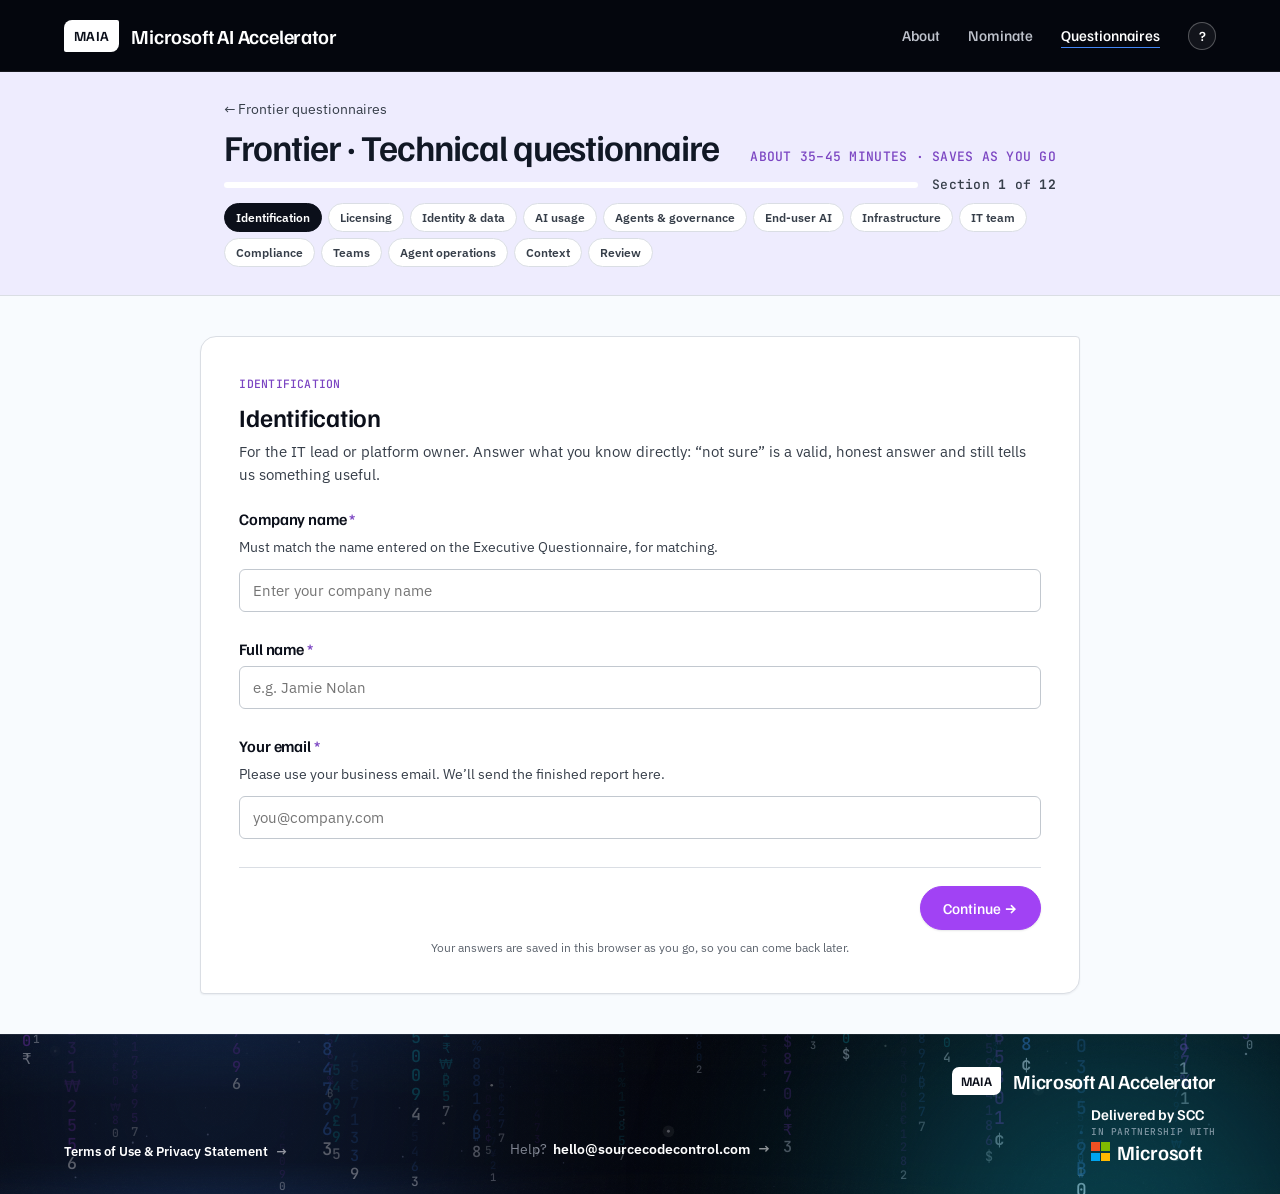
<file: frontier-technical.html>
<!DOCTYPE html>
<html lang="en">
<head>
<meta charset="UTF-8">
<meta name="viewport" content="width=device-width, initial-scale=1.0">
<title>Microsoft AI Accelerator for Frontier · Technical Questionnaire</title>
<meta name="description" content="Microsoft AI Accelerator for Frontier: technical questionnaire for your MAIA Frontier Evaluation.">
<meta name="robots" content="noindex">
<link rel="icon" href="data:image/svg+xml,%3Csvg xmlns='http://www.w3.org/2000/svg' viewBox='0 0 64 64'%3E%3Crect width='64' height='64' rx='14' fill='%2317223A'/%3E%3Ctext x='32' y='40' font-family='Segoe UI,Arial' font-size='19' font-weight='700' fill='%23F5F7FB' text-anchor='middle'%3EMAIA%3C/text%3E%3C/svg%3E">
<style>
/* Microsoft AI Accelerator · questionnaire engine styles (shared by every track) */
:root{
  --ink:#0B1F3A;--ink2:#3D4A5C;--muted:#6B7686;--line:#D8E2EA;--line2:#B9C7D2;--surface:#FFFFFF;
  --ok:#107C10;--okT:#E9F6E8;--err:#A4262C;--errT:#FDF0F0;--radius:14px;
  --shadow:0 1px 2px rgba(11,31,58,.05),0 8px 28px rgba(11,31,58,.07);
  --font:'Segoe UI Variable Text','Segoe UI',-apple-system,BlinkMacSystemFont,Roboto,'Helvetica Neue',Arial,sans-serif;
  --font-d:'Segoe UI Variable Display','Segoe UI',-apple-system,BlinkMacSystemFont,Roboto,'Helvetica Neue',Arial,sans-serif;
}
/* track themes */
body.t-frontier{--c:#7B45C2;--cd:#3B1366;--c2:#9B6BDA;--c3:#DCCBF4;--tint:#F4EEFC;--tint2:#E9DDF8;--bg:#F9F7FC;--glow1:rgba(123,69,194,.16);--glow2:rgba(244,150,120,.14)}
body.t-copilot{--c:#0B7C78;--cd:#073B3F;--c2:#1F9A90;--c3:#8FD3C9;--tint:#F1FAF8;--tint2:#E0F4F1;--bg:#F6FBFA;--glow1:rgba(11,124,120,.14);--glow2:rgba(120,200,255,.14)}
body.t-security{--c:#0078D4;--cd:#033870;--c2:#085493;--c3:#C5E6FF;--tint:#EEF6FD;--tint2:#DCEBFA;--bg:#F5F9FE;--glow1:rgba(0,120,212,.13);--glow2:rgba(20,200,170,.10)}
body.t-main{--c:#0B5CAD;--cd:#0B1F3A;--c2:#2B6CB0;--c3:#C9DAF0;--tint:#F2F6FB;--tint2:#E3ECF7;--bg:#F7F8FB;--glow1:rgba(123,69,194,.10);--glow2:rgba(11,124,120,.10)}

*,*::before,*::after{box-sizing:border-box}
html{-webkit-text-size-adjust:100%}
body{margin:0;min-height:100vh;font-family:var(--font);color:var(--ink);background:var(--bg);display:flex;flex-direction:column;
  background-image:radial-gradient(1100px 520px at 105% -10%,var(--glow1),transparent 60%),radial-gradient(900px 480px at -10% 110%,var(--glow2),transparent 60%);background-attachment:fixed}
@media (prefers-reduced-motion:reduce){*{animation:none!important;transition:none!important;scroll-behavior:auto!important}}
a{color:var(--c)}
.accent{height:4px;background:linear-gradient(90deg,var(--cd),var(--c),var(--c3));flex-shrink:0}
.topbar{display:flex;align-items:center;justify-content:space-between;gap:12px;padding:14px clamp(16px,4vw,48px);background:rgba(255,255,255,.82);backdrop-filter:saturate(1.4) blur(10px);border-bottom:1px solid var(--line);position:sticky;top:0;z-index:20}
.brand{display:flex;align-items:center;gap:10px;text-decoration:none;color:var(--ink);min-width:0}
.brand .mk{width:30px;height:30px;border-radius:9px;background:linear-gradient(135deg,var(--cd),var(--c));display:grid;place-items:center;color:#fff;font-weight:700;font-size:13px;letter-spacing:.02em;flex-shrink:0}
.brand .bt{font-weight:600;font-size:15px;line-height:1.15;white-space:nowrap;overflow:hidden;text-overflow:ellipsis}
.brand .bt b{color:var(--c);font-weight:600}
.brand .bs{display:block;font-size:11.5px;font-weight:500;color:var(--muted);letter-spacing:.02em}
.topbar .right{display:flex;align-items:center;gap:10px;flex-shrink:0}
.pill{font-size:12.5px;color:var(--ink2);background:var(--surface);border:1px solid var(--line);padding:6px 11px;border-radius:999px;white-space:nowrap}
.toplink{font-size:13px;font-weight:600;color:var(--ink2);text-decoration:none;padding:6px 4px}
.toplink:hover{color:var(--c)}
@media(max-width:620px){.pill.hide-s,.toplink.hide-s{display:none}}

.company-strip{display:none;align-items:center;gap:12px;background:var(--tint2);border-bottom:1px solid var(--line);padding:10px clamp(16px,4vw,48px);font-size:13.5px;color:var(--cd)}
.company-strip.show{display:flex}
.badge{width:34px;height:34px;border-radius:9px;background:var(--c);color:#fff;font-weight:700;display:grid;place-items:center;flex-shrink:0;font-size:13px}

/* ---------- hero (landing of every page) ---------- */
.hero{flex:1;display:flex;align-items:center;justify-content:center;padding:clamp(24px,5vw,64px) clamp(16px,4vw,48px)}
.hero-in{width:100%;max-width:1120px;display:grid;grid-template-columns:minmax(0,1.15fr) minmax(0,.85fr);gap:clamp(24px,5vw,64px);align-items:center}
.eyebrow{font-size:12px;letter-spacing:.16em;text-transform:uppercase;color:var(--c);font-weight:600;margin:0 0 14px}
.h-title{font-family:var(--font-d);font-weight:600;font-size:clamp(38px,6vw,64px);line-height:1.02;letter-spacing:-.02em;margin:0 0 6px;color:var(--c)}
.h-title span{display:block;color:var(--ink)}
.h-sub{font-size:clamp(17px,2vw,20px);font-weight:600;color:var(--ink);margin:18px 0 10px;line-height:1.35}
.lead{font-size:16px;line-height:1.65;color:var(--ink2);margin:0 0 22px;max-width:60ch}
.meta{display:flex;flex-wrap:wrap;gap:8px 18px;margin:0 0 18px;font-size:14px;color:var(--ink2)}
.meta strong{color:var(--ink)}
.chips{display:flex;flex-wrap:wrap;gap:7px;margin:0 0 24px}
.chip{font-size:12.5px;font-weight:600;color:var(--cd);background:var(--tint2);border:1px solid var(--line);padding:5px 11px;border-radius:999px}
.note{font-size:13.5px;color:var(--ink2);line-height:1.55;background:var(--surface);border:1px solid var(--line);border-left:4px solid var(--c);border-radius:10px;padding:12px 14px;margin:0 0 18px;max-width:62ch}
.note b{color:var(--ink)}
.terms-note{font-size:13px;color:var(--muted);line-height:1.5;margin:14px 0 0;max-width:60ch}
.terms-note a{font-weight:600}
.cover{position:relative;justify-self:center;width:100%;max-width:420px}
.cover img{display:block;width:100%;height:auto;border-radius:22px;box-shadow:0 30px 60px -20px rgba(11,31,58,.35),0 10px 24px -12px rgba(11,31,58,.25)}
.cover .tag{position:absolute;left:-18px;bottom:28px;background:var(--surface);border:1px solid var(--line);border-radius:14px;padding:12px 16px;box-shadow:var(--shadow);font-size:13px;color:var(--ink2);max-width:240px}
.cover .tag b{display:block;font-size:20px;color:var(--c);font-weight:700;line-height:1.1;margin-bottom:2px}
@media(max-width:860px){.hero-in{grid-template-columns:1fr}.cover{order:-1;max-width:260px}.cover .tag{left:auto;right:-8px;bottom:14px}}
@media(max-width:480px){.cover{max-width:170px}.cover img{border-radius:16px}.cover .tag{display:none}}

/* buttons */
.btn{font-family:inherit;font-weight:600;font-size:15px;padding:12px 22px;border-radius:10px;border:1px solid transparent;cursor:pointer;display:inline-flex;align-items:center;gap:8px;text-decoration:none;transition:background .15s,border-color .15s,color .15s,transform .05s;line-height:1.2}
.btn:active{transform:translateY(1px)}
.btn-p{background:var(--c);color:#fff}
.btn-p:hover{background:var(--cd)}
.btn-p:disabled{opacity:.5;cursor:not-allowed}
.btn-o{background:var(--surface);color:var(--c);border-color:var(--c)}
.btn-o:hover{background:var(--tint)}
.btn-g{background:transparent;color:var(--ink2);padding:12px 8px}
.btn-g:hover{color:var(--c)}
.btn-g:disabled{visibility:hidden}
.btn-row{display:flex;flex-wrap:wrap;gap:10px;align-items:center}
.resume{margin:0 0 18px;background:var(--tint);border:1px solid var(--c3);border-radius:12px;padding:12px 14px;font-size:14px;color:var(--cd);display:none;max-width:62ch}
.resume.show{display:block}
.resume .btn-row{margin-top:8px}
.resume .btn{padding:8px 14px;font-size:13.5px}

/* ---------- form shell ---------- */
.shell{flex:1;display:none;justify-content:center;padding:26px clamp(12px,4vw,48px) 40px}
.shell.show{display:flex}
.stage{width:100%;max-width:760px;background:var(--surface);border:1px solid var(--line);border-radius:18px;box-shadow:var(--shadow);padding:clamp(20px,4vw,40px)}
.stage.wide{max-width:980px}
.prog{display:flex;align-items:center;gap:14px;margin:0 0 10px}
.bar{flex:1;height:6px;background:var(--tint2);border-radius:99px;overflow:hidden}
.bar i{display:block;height:100%;width:0;background:linear-gradient(90deg,var(--c),var(--c2));border-radius:99px;transition:width .35s}
.prog-l{font-size:13px;color:var(--ink2);white-space:nowrap}
.dots{display:flex;flex-wrap:wrap;gap:5px;margin:0 0 24px}
.dots button{width:26px;height:26px;border-radius:50%;border:1px solid var(--line2);background:var(--surface);color:var(--muted);font:600 11px var(--font);cursor:pointer;padding:0}
.dots button:hover{border-color:var(--c);color:var(--c)}
.dots button.done{background:var(--tint2);border-color:color-mix(in srgb,var(--cd) 40%,transparent);color:var(--cd)}
.dots button.cur{background:var(--c);border-color:var(--c);color:#fff}
.secnav{display:flex;flex-wrap:wrap;gap:6px;margin:0 0 24px}
.secnav button{font:600 12px var(--font);border:1px solid var(--line);background:var(--surface);color:var(--ink2);border-radius:999px;padding:6px 11px;cursor:pointer}
.secnav button.done{background:var(--tint2);border-color:var(--tint2);color:var(--cd)}
.secnav button.cur{background:var(--c);border-color:var(--c);color:#fff}
.step{animation:rise .3s cubic-bezier(.2,.7,.3,1)}
@keyframes rise{from{opacity:0;transform:translateY(8px)}to{opacity:1;transform:none}}
.shake{animation:shake .35s}
@keyframes shake{0%,100%{transform:none}25%{transform:translateX(-5px)}75%{transform:translateX(5px)}}
.q-eyebrow{font-size:11.5px;font-weight:700;letter-spacing:.09em;text-transform:uppercase;color:var(--c);margin:0 0 10px}
.opt-tag{font-size:10.5px;font-weight:700;letter-spacing:.05em;color:var(--muted);background:var(--bg);border:1px solid var(--line);padding:2px 8px;border-radius:99px;margin-left:8px;vertical-align:1px}
.q-title{font-family:var(--font-d);font-weight:600;font-size:clamp(20px,3vw,25px);line-height:1.3;margin:0 0 10px}
.q-ctx{font-size:14px;color:var(--ink2);margin:0 0 20px;line-height:1.55}
.sec-intro{font-size:14.5px;color:var(--ink2);margin:-2px 0 22px;line-height:1.55}
.q{margin:0 0 26px}
.q:last-child{margin-bottom:6px}
.q .ql{font-weight:600;font-size:16px;line-height:1.4;margin:0 0 6px}
.q .qh{font-size:13.5px;color:var(--ink2);margin:0 0 12px;line-height:1.5}
.req{color:var(--c);margin-left:3px}
.q.missing .ql{color:var(--err)}
.q.missing .opts,.q.missing input,.q.missing textarea,.q.missing select{border-color:var(--err)}
.opts{display:flex;flex-direction:column;gap:8px}
.opts.cols{display:grid;grid-template-columns:1fr 1fr}
@media(max-width:600px){.opts.cols{grid-template-columns:1fr}}
.opt{position:relative;display:flex;align-items:flex-start;gap:12px;padding:12px 14px;border:1px solid var(--line2);border-radius:10px;background:var(--surface);cursor:pointer;font-size:15px;line-height:1.45;transition:border-color .12s,background .12s}
.opt:hover{border-color:var(--c);background:var(--tint)}
.opt input{position:absolute;opacity:0;pointer-events:none}
.ck{width:18px;height:18px;border-radius:50%;border:1.6px solid var(--line2);flex-shrink:0;margin-top:2px;position:relative;background:#fff}
.opt.multi .ck{border-radius:5px}
.opt.on{border-color:var(--c);background:var(--tint)}
.opt.on .ck{border-color:var(--c);background:var(--c)}
.opt.on .ck::after{content:'';position:absolute;inset:4.5px;border-radius:50%;background:#fff}
.opt.multi.on .ck::after{inset:2px 5px 5px 5px;border-radius:0;background:none;border:solid #fff;border-width:0 2px 2px 0;transform:rotate(45deg)}
.opt:focus-within{outline:2px solid var(--c);outline-offset:2px}
.opt .lv{font:700 11.5px var(--font);color:var(--c);background:var(--tint2);border-radius:6px;padding:2px 6px;margin-top:1px;flex-shrink:0}
.opt .od{display:block;font-size:13px;color:var(--muted);margin-top:2px}
.opt.blocked{animation:shake .35s}
.limit{font-size:12.5px;color:var(--muted);margin:8px 0 0}
.limit.hit{color:var(--err);font-weight:600}
input[type=text],input[type=email],input[type=number],input[type=month],input[type=date],select,textarea{font-family:inherit;font-size:15px;padding:11px 13px;border:1px solid var(--line2);border-radius:9px;background:#fff;color:var(--ink);width:100%}
input:focus,select:focus,textarea:focus{outline:none;border-color:var(--c);box-shadow:0 0 0 3px var(--tint2)}
textarea{min-height:110px;resize:vertical;line-height:1.5}
.lbl{display:block;font-size:12.5px;font-weight:600;color:var(--ink2);margin:0 0 6px}
.field{margin:0 0 14px}
.unit{display:flex;align-items:center;gap:10px}
.unit input{max-width:220px;font-weight:600}
.unit span{font-size:14px;color:var(--ink2)}
.other{margin-top:10px;display:none}
.other.show{display:block}
.ferr{display:none;color:var(--err);font-size:12.5px;font-weight:600;margin-top:6px}
.ferr.show{display:block}
.sug{display:flex;flex-wrap:wrap;gap:8px 14px;align-items:center;margin-top:10px;font-size:13px;color:var(--muted)}
.sug .use{font:600 12.5px var(--font);color:var(--c);background:var(--tint);border:1px solid var(--c3);border-radius:999px;padding:5px 11px;cursor:pointer}
.sug .use:hover{background:var(--tint2)}
.sug .ex b{color:var(--ink2);font-weight:600}
.consent{display:flex;gap:12px;align-items:flex-start;padding:14px;border:1px solid var(--line2);border-radius:10px;cursor:pointer;font-size:14.5px;line-height:1.5}
.consent.on{border-color:var(--c);background:var(--tint)}
.consent input{margin-top:4px;width:18px;height:18px;accent-color:var(--c);flex-shrink:0}

/* tables (estate, inventory, matrix, costs, workflows, ROI tables) */
.tblwrap{overflow-x:auto;border:1px solid var(--line);border-radius:12px;-webkit-overflow-scrolling:touch}
table.t{width:100%;border-collapse:collapse;font-size:13.5px;min-width:560px}
table.t th{text-align:left;font-size:11px;letter-spacing:.06em;text-transform:uppercase;color:var(--muted);font-weight:700;padding:10px;background:var(--bg);border-bottom:1px solid var(--line);white-space:nowrap}
table.t td{padding:8px 10px;border-top:1px solid var(--line);vertical-align:middle}
table.t td input,table.t td select{padding:8px 9px;font-size:13.5px}
table.t td.c{text-align:center}
table.ptbl td input{min-width:64px}
table.ptbl td input[data-f=name]{min-width:170px}
table.ptbl td input[data-f=salary]{min-width:96px}
table.t td.n{text-align:right;white-space:nowrap;font-variant-numeric:tabular-nums}
table.t td.v{font-weight:700;color:var(--c)}
table.t tr.off td{opacity:.55}
table.t .cat b{display:block;font-size:13.5px}
table.t .cat span{font-size:12px;color:var(--muted)}
table.t input[type=radio]{width:18px;height:18px;accent-color:var(--c)}
.mx-cards{display:none}
.fp-cat{border:1px solid var(--line);border-radius:12px;padding:12px;margin:0 0 10px;background:var(--surface)}
.fp-head{display:flex;flex-wrap:wrap;gap:10px;align-items:center;justify-content:space-between}
.fp-title{font-weight:600;font-size:14.5px;display:flex;align-items:center;gap:8px}
.fp-tag{font:700 11px var(--font);color:var(--c);background:var(--tint2);border-radius:6px;padding:2px 6px}
.fp-head select{max-width:280px;font-size:14px;padding:9px 10px}
.fp-row{display:grid;grid-template-columns:1fr 170px 34px;gap:8px;align-items:center;margin-top:8px}
.fp-row .nm{font-size:14px;font-weight:600}
.fp-row input{padding:8px 10px;font-size:14px}
.fp-x{border:1px solid var(--line);background:var(--surface);border-radius:8px;height:34px;cursor:pointer;color:var(--muted);font-size:16px}
.fp-x:hover{color:var(--err);border-color:var(--err)}
.fp-add{margin-top:8px;font:600 12.5px var(--font);color:var(--c);background:none;border:none;cursor:pointer;padding:4px 0}
@media(max-width:560px){.fp-row{grid-template-columns:1fr 120px 34px}}
.wf{border:1px solid var(--line);border-radius:12px;padding:12px 14px;margin:0 0 10px;background:var(--tint)}
.wf h4{margin:0 0 8px;font-size:11.5px;letter-spacing:.08em;text-transform:uppercase;color:var(--c)}
.wf-g{display:grid;grid-template-columns:1fr 1fr 1fr;gap:8px}
.wf-g .full{grid-column:1/-1}
.wf-g label{font-size:11.5px;font-weight:600;color:var(--ink2);display:block;margin-bottom:4px}
.wf-g input,.wf-g select{font-size:14px;padding:9px 10px}
@media(max-width:600px){.wf-g{grid-template-columns:1fr 1fr}}
.roi-note{font-size:13px;color:var(--cd);background:var(--tint2);border-radius:10px;padding:10px 12px;margin:0 0 14px}
.pt-glob{display:grid;grid-template-columns:repeat(4,1fr);gap:10px;margin:0 0 12px}
.pt-glob label{font-size:11.5px;font-weight:600;color:var(--ink2)}
.pt-glob input,.pt-glob select{margin-top:4px;font-size:14px;padding:9px 10px}
@media(max-width:700px){.pt-glob{grid-template-columns:1fr 1fr}}
.rt-total{display:flex;justify-content:space-between;gap:10px;align-items:center;margin-top:10px;padding:12px 14px;background:var(--tint);border-radius:10px;font-size:14px;color:var(--ink2)}
.rt-total b{font-size:18px;color:var(--c)}
.addrow{margin-top:8px;font:600 13px var(--font);color:var(--c);background:var(--surface);border:1px dashed var(--c3);border-radius:9px;padding:8px 12px;cursor:pointer}
.del{border:none;background:none;color:var(--muted);cursor:pointer;font-size:15px}
.del:hover{color:var(--err)}
.kt-stage{font:700 11px var(--font);border-radius:6px;padding:2px 7px;white-space:nowrap}
.kt-stage.s2{background:var(--tint2);color:var(--cd)}
.kt-stage.s3{background:var(--cd);color:#fff}
.kt-kpi b{display:block}
.kt-kpi span,.kt-src{font-size:12px;color:var(--muted)}
.kt-calc{font-size:12.5px;line-height:1.7}
.kt-calc input{width:110px;display:inline-block;padding:5px 7px!important}
.kt-calc em{font-style:normal;color:var(--muted)}
.pc{font-weight:700;color:var(--cd)}

.nav{display:flex;justify-content:space-between;align-items:center;gap:10px;margin-top:28px;padding-top:18px;border-top:1px solid var(--line)}
.save-hint{font-size:12px;color:var(--muted);text-align:center;margin-top:10px}

/* review & done */
.done-badge{display:flex;align-items:center;gap:10px;background:var(--okT);border:1px solid #C3EEC0;color:var(--ok);border-radius:10px;padding:11px 14px;font-size:14px;font-weight:600;margin:14px 0 18px}
.warn-box{background:var(--errT);border:1px solid #F1C4C6;color:var(--err);border-radius:10px;padding:12px 14px;font-size:14px;margin:12px 0}
.recap{border:1px solid var(--line);border-radius:12px;overflow:hidden;margin:0 0 18px}
.recap h3{margin:0;padding:10px 16px;font-size:11.5px;letter-spacing:.08em;text-transform:uppercase;color:var(--c);background:var(--tint);border-top:1px solid var(--line)}
.recap h3:first-child{border-top:none}
.rr{display:grid;grid-template-columns:38% 1fr auto;gap:12px;padding:10px 16px;font-size:13.5px;border-top:1px solid var(--line);align-items:start}
.rr:nth-child(even){background:#FBFCFD}
.rr .rq{color:var(--ink2)}
.rr .ra{font-weight:600;word-break:break-word}
.rr .ra.na{color:var(--muted);font-weight:500}
.rr button{font:600 12px var(--font);color:var(--c);background:none;border:none;cursor:pointer;padding:0}
@media(max-width:600px){.rr{grid-template-columns:1fr auto}.rr .rq{grid-column:1/-1}}

footer.foot{text-align:center;padding:18px clamp(16px,4vw,48px) 22px;font-size:12.5px;color:var(--muted);line-height:1.7}
footer.foot a{color:var(--ink2);font-weight:600;text-decoration:none}
footer.foot a:hover{color:var(--c);text-decoration:underline}

/* ---------- MAIN landing & track pages ---------- */
.wrap{width:100%;max-width:1160px;margin:0 auto;padding:0 clamp(16px,4vw,48px)}
.mhero{padding:clamp(36px,7vw,84px) 0 clamp(22px,4vw,40px);text-align:center}
.mhero .h-title{color:var(--ink);font-size:clamp(36px,6.4vw,68px)}
.mhero .h-title em{font-style:normal;background:linear-gradient(90deg,#7B45C2,#0B7C78 55%,#0078D4);-webkit-background-clip:text;background-clip:text;color:transparent}
.mhero .lead{margin:16px auto 0;text-align:center;font-size:17px}
.tracks{display:grid;grid-template-columns:repeat(3,1fr);gap:clamp(14px,2vw,24px);margin:clamp(26px,4vw,44px) 0}
@media(max-width:940px){.tracks{grid-template-columns:1fr;max-width:560px;margin-left:auto;margin-right:auto}}
.track{display:flex;flex-direction:column;background:var(--surface);border:1px solid var(--line);border-radius:20px;overflow:hidden;box-shadow:var(--shadow);text-decoration:none;color:var(--ink);transition:transform .2s,box-shadow .2s}
.track:hover{transform:translateY(-4px);box-shadow:0 2px 4px rgba(11,31,58,.06),0 18px 40px rgba(11,31,58,.12)}
.track .img{height:190px;background-size:cover;background-position:center 30%;position:relative}
.track .img .lbl2{position:absolute;left:16px;bottom:14px;background:rgba(255,255,255,.92);border-radius:999px;padding:5px 11px;font:700 11.5px var(--font);letter-spacing:.08em;text-transform:uppercase}
.track .bd{padding:20px 22px 22px;display:flex;flex-direction:column;flex:1}
.track h2{font-family:var(--font-d);font-size:26px;font-weight:600;margin:0 0 4px;letter-spacing:-.01em}
.track .for{font-size:13px;font-weight:600;margin:0 0 10px}
.track p{font-size:14.5px;line-height:1.55;color:var(--ink2);margin:0 0 14px}
.track ul{list-style:none;margin:0 0 18px;padding:0;font-size:13.5px;color:var(--ink2)}
.track li{display:flex;gap:8px;padding:5px 0;border-top:1px dashed var(--line)}
.track li:first-child{border-top:none}
.track li b{color:var(--ink);font-weight:600}
.track .go{margin-top:auto;display:inline-flex;align-items:center;gap:8px;font-weight:600;font-size:15px;color:#fff;border-radius:10px;padding:11px 18px;align-self:flex-start}
.tr-f .for,.tr-f .lbl2{color:#7B45C2}.tr-f .go{background:#7B45C2}.tr-f:hover .go{background:#3B1366}
.tr-c .for,.tr-c .lbl2{color:#0B7C78}.tr-c .go{background:#0B7C78}.tr-c:hover .go{background:#073B3F}
.tr-s .for,.tr-s .lbl2{color:#0078D4}.tr-s .go{background:#0078D4}.tr-s:hover .go{background:#033870}
.how{display:grid;grid-template-columns:repeat(3,1fr);gap:14px;margin:0 0 clamp(24px,4vw,40px)}
@media(max-width:760px){.how{grid-template-columns:1fr}}
.how div{background:rgba(255,255,255,.7);border:1px solid var(--line);border-radius:16px;padding:18px 18px 16px}
.how .n{width:30px;height:30px;border-radius:50%;background:var(--ink);color:#fff;display:grid;place-items:center;font-weight:700;font-size:13px;margin-bottom:10px}
.how b{display:block;font-size:15.5px;margin-bottom:4px}
.how span{font-size:13.5px;color:var(--ink2);line-height:1.5}
.sect-h{font-size:12px;letter-spacing:.16em;text-transform:uppercase;color:var(--muted);font-weight:700;text-align:center;margin:0 0 14px}
.banner{background:var(--surface);border:1px solid var(--line);border-radius:14px;padding:14px 18px;font-size:14px;line-height:1.6;color:var(--ink2);margin:0 0 clamp(26px,4vw,44px)}
.banner b{color:var(--ink)}
.qcards{display:grid;grid-template-columns:1fr 1fr;gap:16px;margin:0 0 18px}
@media(max-width:700px){.qcards{grid-template-columns:1fr}}
.qcard{background:var(--surface);border:1px solid var(--line);border-radius:16px;padding:20px 22px;box-shadow:var(--shadow);display:flex;flex-direction:column}
.qcard .hd{display:flex;align-items:center;justify-content:space-between;gap:10px;margin:0 0 10px}
.qcard .tg{font:700 11.5px var(--font);letter-spacing:.08em;text-transform:uppercase;color:var(--c);background:var(--tint2);border-radius:999px;padding:4px 10px}
.qcard .mt{font-size:12.5px;color:var(--muted)}
.qcard h3{font-family:var(--font-d);font-size:22px;font-weight:600;margin:0 0 6px}
.qcard p{font-size:14px;color:var(--ink2);line-height:1.55;margin:0 0 12px}
.qcard .chips{margin-bottom:16px}
.qcard .btn{margin-top:auto;align-self:flex-start}

/* terms */
.doc{max-width:860px;margin:0 auto;padding:clamp(24px,5vw,56px) clamp(16px,4vw,32px)}
.doc h1{font-family:var(--font-d);font-size:clamp(30px,4.6vw,44px);font-weight:600;margin:0 0 10px;letter-spacing:-.01em}
.doc .lead{max-width:none}
.doc .vmeta{font-size:13px;color:var(--muted);margin:0 0 22px}
.card{background:var(--surface);border:1px solid var(--line);border-radius:14px;padding:18px 22px;margin:0 0 12px}
.card h2{font-size:17px;margin:0 0 8px}
.card p,.card li{font-size:14.5px;line-height:1.65;color:var(--ink2)}
.card p{margin:0 0 8px}
.card p:last-child{margin-bottom:0}
.card ul{margin:0;padding-left:20px}
.card.sum{border-left:4px solid var(--c);background:linear-gradient(0deg,var(--surface),var(--surface)),var(--tint)}
.toast{position:fixed;left:50%;bottom:22px;transform:translateX(-50%);background:var(--ink);color:#fff;border-radius:10px;padding:10px 16px;font-size:14px;display:none;z-index:50;max-width:90vw}
.sr{position:absolute;width:1px;height:1px;overflow:hidden;clip:rect(0 0 0 0)}
@media print{.topbar,.nav,.dots,.secnav,footer.foot{display:none}.stage{box-shadow:none;border:none}}

</style>
<style>.homebtn{display:inline-flex;align-items:center;gap:7px;font-size:13.5px;font-weight:600;color:var(--ink);text-decoration:none;background:var(--surface);border:1px solid var(--line);border-radius:999px;padding:7px 14px 7px 12px}.homebtn:hover{border-color:var(--line2)}@media(max-width:560px){.homebtn span{display:none}.homebtn{padding:8px}}</style>
<style>.pglow{position:absolute;left:0;right:0;top:0;height:720px;z-index:-1;pointer-events:none;overflow:hidden;-webkit-mask-image:linear-gradient(#000 40%,transparent);mask-image:linear-gradient(#000 40%,transparent)}.pglow span{position:absolute;width:46%;height:460px;border-radius:50%;filter:blur(80px);opacity:.17}</style>
<link rel="preconnect" href="https://fonts.googleapis.com"><link rel="preconnect" href="https://fonts.gstatic.com" crossorigin><link href="https://fonts.googleapis.com/css2?family=Familjen+Grotesk:wght@500;600&amp;family=IBM+Plex+Sans:wght@400;500;600&amp;family=JetBrains+Mono:wght@500&amp;display=swap" rel="stylesheet">
<style id="maia-base">.wrap{width:100%;max-width:1440px;margin:0 auto;padding:0 64px;box-sizing:border-box}@media(max-width:960px){.wrap{padding:0 24px}}@media(max-width:640px){.wrap{padding:0 16px}.hide-s{display:none!important}}
header.wrap h1,header.wrap p,footer.wrap p{margin:0}footer.wrap a{color:inherit;text-underline-offset:.16em}footer.wrap{font-family:'IBM Plex Sans',system-ui,sans-serif}
.eb{font:500 13px/1.3 'JetBrains Mono',ui-monospace,monospace;letter-spacing:.02em;text-transform:uppercase;color:oklch(48% .15 256)}
[hidden]{display:none!important}</style>
<style id="maia-theme">
:root{--ink:oklch(21% .028 262);--ink2:oklch(36% .022 260);--muted:oklch(50% .018 258);--line:oklch(90% .009 252);--line2:oklch(83% .012 252);--surface:#fff;--radius:8px;--shadow:0 1px 2px oklch(21% .028 262/.06);
 --font:'IBM Plex Sans',system-ui,-apple-system,'Segoe UI',sans-serif;--font-d:'Familjen Grotesk',system-ui,'Segoe UI',sans-serif;--acc:oklch(48% .15 256);--accw:oklch(95% .028 256)}
body.t-frontier,body.t-copilot,body.t-security,body.t-main{--bg:oklch(98.6% .005 250);--glow1:transparent;--glow2:transparent;background:var(--bg)!important;background-image:none!important;-webkit-font-smoothing:antialiased;font-family:var(--font)}
body.t-frontier{--c:#7B45C2;--cd:#3B1366;--c2:#9B6BDA;--c3:#DCCBF4;--tint:oklch(97.5% .012 292);--tint2:oklch(95% .025 292)}
body.t-copilot{--c:#0B7C78;--cd:#073B3F;--c2:#1F9A90;--c3:#A8DDD6;--tint:oklch(97.5% .012 190);--tint2:oklch(95.5% .025 190)}
body.t-security{--c:#0078D4;--cd:#033870;--c2:#3A96DD;--c3:#C5E1F7;--tint:oklch(97.5% .014 256);--tint2:oklch(95% .028 256)}
body.t-main{--c:oklch(48% .15 256);--cd:oklch(36% .13 260);--c2:oklch(55% .14 256);--c3:oklch(85% .05 256);--tint:oklch(97.5% .014 256);--tint2:oklch(95% .028 256)}
.accent,.pglow,.backdrop{display:none!important}
h1,h2,h3,.h-title,.q-title,.welcome{font-family:var(--font-d);letter-spacing:-.028em;font-weight:600}
main.hero{background:var(--tint);border-bottom:1px solid var(--line)}
.h-title{color:var(--ink)}.h-title span{color:var(--ink2)}
.eyebrow,.q-eyebrow,.tg,.opt-tag,.blk-t,.recap h3,.pill,.prog-l,.rt-total{font-family:'JetBrains Mono',ui-monospace,monospace!important;font-weight:500!important;letter-spacing:.02em!important}
.eyebrow,.q-eyebrow,.tg,.blk-t,.recap h3{text-transform:uppercase;color:var(--c)!important}
.btn{border-radius:6px!important;font-family:var(--font-d)!important;font-weight:500!important;transition:transform .12s!important}
.btn-p{background:var(--acc)!important;border-color:oklch(36% .13 260)!important;color:#fff!important;box-shadow:0 3px 0 0 oklch(36% .13 260),0 6px 8px -4px oklch(30% .12 260/.45),inset 0 1px 0 oklch(100% 0 0/.22)}
.btn-p:hover{transform:translateY(-1px)}.btn-p:active{transform:translateY(3px);box-shadow:inset 0 1px 2px oklch(21% .028 262/.14)}
.btn-o{background:oklch(99.4% .003 250)!important;color:var(--ink)!important;border-color:var(--line2)!important;box-shadow:0 3px 0 0 oklch(80% .016 254),0 6px 8px -4px oklch(21% .028 262/.28),inset 0 1px 0 #fff}.btn-o:hover{transform:translateY(-1px)}
.stage,.qcard{border-radius:16px 4px 16px 4px!important;box-shadow:0 1px 2px oklch(21% .028 262/.06)!important;border:1px solid var(--line)!important}
.cover{max-width:300px!important}.cover img{border-radius:16px 4px 16px 4px!important;box-shadow:none!important;border:1px solid var(--line);opacity:.92}.cover .tag{border-radius:8px 2px!important;box-shadow:0 1px 2px oklch(21% .028 262/.06)!important}
.opt,.consent,input,select,textarea,.resume,.note,.roi-note,.warn-box,.done-badge,.rt-total,.wf,.fp-cat,.tblwrap,.recap{border-radius:6px!important}
.note{border-left-width:1px!important;border-left-color:var(--line)!important}
.opt.on,.consent.on{border-color:var(--acc)!important;background:var(--accw)!important;box-shadow:0 0 0 1px var(--acc)}.opt.on .ck{border-color:var(--acc)!important;background:var(--acc)!important}.opt:hover{border-color:var(--acc)!important}
input:focus,select:focus,textarea:focus{border-color:var(--acc)!important;box-shadow:0 0 0 3px var(--accw)!important}
.chip{font-family:'JetBrains Mono',ui-monospace,monospace;font-weight:500;text-transform:uppercase;font-size:12px!important;border-radius:4px!important;background:var(--tint2)!important;border:0!important;color:var(--ink)!important}
.dots button.cur,.secnav button.cur{background:var(--ink)!important;border-color:var(--ink)!important;color:#fff!important}
.bar i{background:var(--c)!important}
table.t th{border-bottom:1px solid var(--line)!important;font-family:'JetBrains Mono',ui-monospace,monospace}table.t td{border-top:1px solid var(--line)!important}table.t tbody tr:first-child td{border-top:0!important}
.company-strip{background:var(--tint2)}.badge{border-radius:8px 2px!important}
:focus-visible{outline:2px solid var(--acc)!important;outline-offset:2px}
@media(max-width:640px){.hide-s{display:none!important}}@media(max-width:480px){.hide-xs{display:none!important}}
#nominate>.band:first-child{padding-top:clamp(28px,3.5vw,48px)!important}

#landing{display:none!important}
.shell{padding:40px clamp(16px,4vw,48px)!important}.stage{max-width:880px!important;background:#fff!important;padding:clamp(20px,3vw,40px)!important}
#qband-prog .prog{margin:0!important}#qband-prog .bar{background:#fff!important}#qband-prog .dots,#qband-prog .secnav{margin:0!important}
.dots button,.secnav button{font-family:'IBM Plex Sans',sans-serif!important;background:#fff}
.btn-g{background:oklch(99.4% .003 250)!important;color:var(--ink)!important;border:1px solid var(--line2)!important;padding:12px 16px!important;box-shadow:0 3px 0 0 oklch(80% .016 254),0 6px 8px -4px oklch(21% .028 262/.28),inset 0 1px 0 #fff}.btn-g:disabled{visibility:hidden}
.q .ql,.q-title{font-family:var(--font-d)!important;letter-spacing:-.01em}
.company-strip{max-width:none}
.key.p.tf{background:#7B45C2;border-color:#5B2F99;box-shadow:0 3px 0 0 #5B2F99,0 6px 8px -4px rgb(91 47 153/.45),inset 0 1px 0 rgb(255 255 255/.22)}.key.p.tc{background:#0B7C78;border-color:#075B58;box-shadow:0 3px 0 0 #075B58,0 6px 8px -4px rgb(7 91 88/.45),inset 0 1px 0 rgb(255 255 255/.22)}.key.p.ts{background:#0078D4;border-color:#005A9E;box-shadow:0 3px 0 0 #005A9E,0 6px 8px -4px rgb(0 90 158/.45),inset 0 1px 0 rgb(255 255 255/.22)}#motionBtn{right:16px!important;bottom:16px!important;min-height:36px!important;background:oklch(98.6% .005 250/.88)!important;backdrop-filter:blur(6px)}.nowrap{white-space:nowrap}
</style>
<link rel="stylesheet" href="assets/maia.css"><style>:root{--track:#A142F4}</style>
<script src="assets/maia.js" defer></script>
</head>
<body class="t-frontier">
<header class="wrap" style="max-width:none;display:flex;align-items:center;justify-content:space-between;gap:24px;min-height:72px;border-bottom:1px solid oklch(90% .009 252);background:oklch(98.6% .005 250);position:relative;z-index:10">
<a href="index.html#home" data-keep style="display:inline-flex;align-items:center;gap:12px;text-decoration:none;color:oklch(21% .028 262);min-width:0"><span aria-hidden="true" style="height:32px;padding:0 10px;display:grid;place-items:center;flex-shrink:0;border-radius:8px 2px;background:oklch(21% .028 262);color:oklch(98.6% .005 250);font:600 14px/1 'Familjen Grotesk',system-ui,sans-serif;letter-spacing:.02em">MAIA</span><span style="font:600 20px/1.1 'Familjen Grotesk',system-ui,sans-serif;letter-spacing:-.01em;white-space:nowrap">Microsoft AI Accelerator</span></a>
<nav aria-label="Site" style="display:flex;align-items:center;gap:28px"><a href="about.html" data-keep class="hide-s" style="font:500 15px/1 'Familjen Grotesk',system-ui,sans-serif;text-decoration:none;color:oklch(36% .022 260);">About</a><a href="nominate.html" data-keep class="hide-s" style="font:500 15px/1 'Familjen Grotesk',system-ui,sans-serif;text-decoration:none;color:oklch(36% .022 260);">Nominate</a><a href="questionnaires.html" data-keep class="hide-s" style="font:500 15px/1 'Familjen Grotesk',system-ui,sans-serif;text-decoration:none;color:oklch(21% .028 262);text-decoration:underline;text-decoration-color:oklch(48% .15 256);text-underline-offset:6px;">Questionnaires</a></nav>
</header><section style="background:oklch(95% .025 292);border-bottom:1px solid oklch(90% .009 252)"><div style="max-width:880px;margin:0 auto;padding:28px clamp(16px,4vw,24px) 28px;display:grid;gap:10px">
<a href="frontier.html" data-keep style="font-size:14px;color:oklch(36% .022 260);text-decoration:none">← Frontier questionnaires</a>
<div style="display:flex;flex-wrap:wrap;align-items:baseline;justify-content:space-between;gap:8px 24px"><h1 style="margin:0;font:600 clamp(26px,1.6vw + 16px,40px)/1.05 'Familjen Grotesk',system-ui,sans-serif;letter-spacing:-.028em;color:oklch(21% .028 262)">Frontier · Technical questionnaire</h1><p style="margin:0;font:500 13px/1.3 'JetBrains Mono',ui-monospace,monospace;letter-spacing:.02em;text-transform:uppercase;color:#7B45C2">About 35–45 minutes · saves as you go</p></div>
<div id="qband-prog" style="display:grid;gap:10px"></div>
</div></section>
<div class="company-strip" id="companyStrip"><div class="badge" id="companyBadge"></div><span>Checking readiness for <strong id="companyStripName"></strong></span></div>

<main class="hero" id="landing">
  <div class="hero-in">
    <div>
      <p class="eyebrow">Microsoft AI Accelerator · Frontier</p>
      <h1 class="h-title">Frontier<span>Technical questionnaire</span></h1>
      <p class="h-sub">A technical analysis of your environment.</p>
      <p class="lead">Up to 28 questions on licensing, data, security, AI deployment and agent governance, for the IT lead or platform owner. “Not sure” is a valid, honest answer throughout.</p>
      <div class="meta"><span><strong>About 35–45 minutes</strong></span><span><strong>Up to 28 questions</strong></span><span>12 short sections</span><span>Saves as you go</span></div>
      <div class="chips"><span class="chip">Licensing &amp; services</span><span class="chip">Security &amp; identity</span><span class="chip">AI deployment</span><span class="chip">Agent governance</span><span class="chip">People &amp; skills</span><span class="chip">Compliance</span></div>
      <p class="note"><b>One of two questionnaires.</b> Your executive sponsor completes the Executive questionnaire. Please use your business email and the same company name, so both are matched into one report.</p>
      <div class="resume" id="resumeBox"><b>Welcome back.</b> Your answers are saved in this browser<span id="resumeWhen"></span>.
        <div class="btn-row"><button type="button" class="btn btn-p" id="resumeBtn">Continue where I left off →</button><button type="button" class="btn btn-o" id="restartBtn">Start again</button></div></div>
      <div class="btn-row"><button type="button" class="btn btn-p" id="startBtn">Start questionnaire →</button></div>
      <p class="terms-note">Answering is voluntary. By submitting, you agree to our <a href="terms.html" target="_blank" rel="noopener">Terms of Use &amp; Privacy Statement</a>, including Microsoft’s access to your completed report.</p>
    </div>
    <div class="cover"><img src="[data-uri]" alt="" width="860" height="979"><div class="tag"><b>12 sections</b>Answer what you know; “not sure” is fine</div></div>
  </div>
</main>

<div class="shell" id="formShell">
  <div class="stage">
    <div class="prog" id="prog"><div class="bar"><i id="barFill"></i></div><div class="prog-l" id="progLabel"></div></div>
    <div id="dots" class="dots"></div>
    <div id="stepHost" aria-live="polite"></div>
    <div class="nav" id="navRow"><button type="button" class="btn btn-g" id="backBtn">← Back</button><button type="button" class="btn btn-p" id="nextBtn">Continue →</button></div>
    <div class="save-hint" id="saveHint">Your answers are saved in this browser as you go, so you can come back later.</div>
  </div>
</div>
<footer class="space foot" data-palette="copilot,security,frontier" style="--accent-a:#4285F4;--accent-b:#12B5CB"><div class="space-bg" aria-hidden="true"><canvas></canvas><div class="veil-soft"></div><div class="grain"></div></div>
<div class="wrap foot-in">
<a class="fa f-terms" href="terms.html" data-keep>Terms of Use &amp; Privacy Statement <span aria-hidden="true">→</span></a>
<p class="f-help"><span class="muted">Help?</span> <a class="fa" href="mailto:hello@sourcecodecontrol.com">hello@sourcecodecontrol.com <span aria-hidden="true">→</span></a></p>
<div class="f-brand">
<div class="foot-brand"><span class="logo" aria-hidden="true">MAIA</span><p class="wm">Microsoft AI Accelerator</p></div>
<div class="partner-box" aria-label="Delivered by SCC in partnership with Microsoft"><span class="pb1">Delivered by SCC</span><span class="pb2">in partnership with</span><span class="pb3"><span class="mslogo" aria-hidden="true"><i></i><i></i><i></i><i></i></span><span class="msw">Microsoft</span></span></div>
</div>
</div>
</footer>
<div class="toast" id="toast" role="status" aria-live="polite"></div>
<script>
/* Power Automate HTTP trigger for this questionnaire. Leave empty to skip the upload: answers are then downloaded as a file. */
const POWER_AUTOMATE_URL = 'https://default68487dbf91104a20b18f5edea26151.c3.environment.api.powerplatform.com:443/powerautomate/automations/direct/cu/09/workflows/f23233ae6a8844d49df2ba539364b428/triggers/manual/paths/invoke?api-version=1&sp=%2Ftriggers%2Fmanual%2Frun&sv=1.0&sig=MBKHkpv54Yse6kl7TYrIdNvaUBNmRU1YKy8dySEREw8';
/* set by the questionnaire-links page when it creates a project copy */
const EMBEDDED_PROJECT_ID = "";
</script>
<script>
/* Table widgets for the questionnaire engine. Each: html(q,A,H) · mount(q,A,H,changed) · valid(q,A,H) · recap(q,A,H) · wide */
window.MAIN_WIDGETS = (function () {
  const esc = s => String(s == null ? '' : s).replace(/[&<>"']/g, c => ({ '&': '&amp;', '<': '&lt;', '>': '&gt;', '"': '&quot;', "'": '&#39;' }[c]));
  const W = {};

  /* ---- Frontier executive: tools paid for separately, by category (mirrors ROI Insights footprint) ---- */
  const OTHER_V = '__other__';
  W.costs = {
    wide: true,
    html(q, A) {
      const cur = A.costCurrency || q.currencies[0].v;
      return `<div class="field" style="max-width:220px"><label class="lbl" for="costCurrency">Currency</label><select id="costCurrency">${q.currencies.map(c => `<option value="${esc(c.v)}" data-symbol="${esc(c.s)}" ${c.v === cur ? 'selected' : ''}>${esc(c.l)}</option>`).join('')}</select></div><div id="fpCategories"></div>`;
    },
    mount(q, A, H, changed) {
      if (!A.costCurrency) A.costCurrency = q.currencies[0].v;
      if (!Array.isArray(A.vendorTools)) A.vendorTools = [];
      const hostEl = document.getElementById('fpCategories');
      const sym = () => { const c = q.currencies.find(x => x.v === A.costCurrency); return c && c.s ? c.s : ''; };
      const ph = () => sym() ? `~${sym()}_____ /yr` : '~_____ /yr';
      function draw() {
        hostEl.innerHTML = q.categories.map((cat, ci) => {
          const rows = A.vendorTools.map((r, ri) => ({ r, ri })).filter(x => x.r.category === cat.title);
          const used = new Set(rows.map(x => x.r.vendor));
          return `<div class="fp-cat" data-ci="${ci}"><div class="fp-head"><span class="fp-title"><span class="fp-tag">${esc(cat.tag)}</span>${esc(cat.title)}</span>
            <select data-fpsel="${ci}" aria-label="Add a ${esc(cat.title)} tool"><option value="">${cat.vendors.length ? 'Select a tool…' : 'Add a tool…'}</option>${cat.vendors.map(v => `<option value="${esc(v)}" ${used.has(v) ? 'disabled' : ''}>${esc(v)}</option>`).join('')}<option value="${OTHER_V}">Other…</option></select></div>
            ${rows.map(x => `<div class="fp-row">${x.r.vendor === OTHER_V ? `<input type="text" data-fpname="${x.ri}" value="${esc(x.r.name || '')}" placeholder="Tool name" aria-label="Tool name">` : `<span class="nm">${esc(x.r.vendor)}</span>`}
              <input type="text" inputmode="decimal" data-fpcost="${x.ri}" value="${esc(x.r.cost || '')}" placeholder="${esc(ph())}" aria-label="Annual cost"><button type="button" class="fp-x" data-fpdel="${x.ri}" title="Remove" aria-label="Remove">×</button></div>`).join('')}
            <button type="button" class="fp-add" data-fpman="${ci}">+ Add a tool manually</button></div>`;
        }).join('');
      }
      draw();
      const cs = document.getElementById('costCurrency');
      cs.addEventListener('change', () => { A.costCurrency = cs.value; changed(); draw(); });
      hostEl.addEventListener('change', e => {
        const s = e.target.closest('[data-fpsel]'); if (!s || !s.value) return;
        const cat = q.categories[+s.dataset.fpsel];
        A.vendorTools.push({ category: cat.title, vendor: s.value, name: '', cost: '' }); changed(); draw();
        const inputs = hostEl.querySelectorAll(`[data-ci="${s.dataset.fpsel}"] .fp-row input`); const last = inputs[inputs.length - 1]; last && last.focus();
      });
      hostEl.addEventListener('input', e => {
        const t = e.target;
        if (t.dataset.fpcost != null) { A.vendorTools[+t.dataset.fpcost].cost = t.value; changed(); }
        if (t.dataset.fpname != null) { A.vendorTools[+t.dataset.fpname].name = t.value; changed(); }
      });
      hostEl.addEventListener('click', e => {
        const d = e.target.closest('[data-fpdel]'), m = e.target.closest('[data-fpman]');
        if (d) { A.vendorTools.splice(+d.dataset.fpdel, 1); changed(); draw(); }
        if (m) { const cat = q.categories[+m.dataset.fpman]; A.vendorTools.push({ category: cat.title, vendor: OTHER_V, name: '', cost: '' }); changed(); draw(); const n = hostEl.querySelectorAll(`[data-ci="${m.dataset.fpman}"] [data-fpname]`); n.length && n[n.length - 1].focus(); }
      });
    },
    valid: () => true,
    recap(q, A) {
      const t = (A.vendorTools || []).filter(r => (r.vendor === OTHER_V ? r.name : r.vendor) || r.cost);
      if (!t.length) return 'None provided';
      return t.map(r => (r.vendor === OTHER_V ? (r.name || 'Unnamed tool') : r.vendor) + (r.cost ? ' (' + r.cost + ')' : '')).join(', ') + (A.costCurrency ? ' · ' + A.costCurrency : '');
    }
  };

  /* ---- Frontier technical: agent inventory (T24) ---- */
  W.inventory = {
    wide: true,
    html(q, A) {
      return `<div class="tblwrap"><table class="t"><thead><tr><th>#</th>${q.fields.map(f => `<th>${esc(f.l)}</th>`).join('')}</tr></thead><tbody>` +
        Array.from({ length: q.rows }, (_, i) => `<tr><td class="c">${i + 1}</td>${q.fields.map(f => { const k = `${q.prefix}_${f.k}_${i + 1}`; return `<td><input type="text" data-inv="${k}" value="${esc(A[k] || '')}" placeholder="${esc(f.ph || '')}" aria-label="${esc(f.l)} ${i + 1}"></td>`; }).join('')}</tr>`).join('') +
        `</tbody></table></div><p class="limit">List at least one agent. Complete every column for each agent you list.</p>`;
    },
    mount(q, A, H, changed) { document.querySelectorAll('[data-inv]').forEach(i => i.addEventListener('input', () => { A[i.dataset.inv] = i.value; changed(); })); },
    rows(q, A) {
      const out = [];
      for (let i = 1; i <= q.rows; i++) {
        const g = f => String(A[`${q.prefix}_${f}_${i}`] || '').trim();
        const r = { namePurpose: g('agent_name'), owner: g('owner'), dataScope: g('data_scope'), lastReviewed: g('last_reviewed') };
        if (r.namePurpose || r.owner || r.dataScope || r.lastReviewed) out.push(r);
      }
      return out;
    },
    valid(q, A) { const r = W.inventory.rows(q, A); return r.length > 0 && r.every(x => x.namePurpose && x.owner && x.dataScope && x.lastReviewed); },
    recap(q, A) { const r = W.inventory.rows(q, A); return r.length ? r.map(x => `${x.namePurpose} (owner ${x.owner}, ${x.dataScope}, reviewed ${x.lastReviewed})`).join('; ') : ''; }
  };

  /* ---- Frontier technical: data readiness matrix (T26) ---- */
  W.matrix = {
    wide: true,
    html(q, A) {
      return `<div class="tblwrap"><table class="t"><thead><tr><th>${esc(q.rowHead || '')}</th>${q.cols.map(c => `<th style="text-align:center">${esc(c)}</th>`).join('')}</tr></thead><tbody>` +
        q.rows.map(r => `<tr><td><b>${esc(r.l)}</b></td>${q.cols.map(c => `<td class="c"><input type="radio" name="${esc(r.k)}" data-mx="${esc(r.k)}" value="${esc(c)}" ${A[r.k] === c ? 'checked' : ''} aria-label="${esc(r.l)}: ${esc(c)}"></td>`).join('')}</tr>`).join('') +
        `</tbody></table></div><p class="limit">One answer per row.</p>`;
    },
    mount(q, A, H, changed) { document.querySelectorAll('[data-mx]').forEach(i => i.addEventListener('change', () => { A[i.dataset.mx] = i.value; changed(); })); },
    valid: (q, A) => q.rows.every(r => !!A[r.k]),
    recap: (q, A) => q.rows.filter(r => A[r.k]).map(r => `${r.l}: ${A[r.k]}`).join('; ')
  };

  /* ---- Security technical: third-party tool estate (S5) ---- */
  W.estate = {
    wide: true,
    html(q, A) {
      const sel = (k, opts) => `<select data-est="${k}" aria-label="${k}">${[''].concat(opts).map(o => `<option value="${esc(o)}" ${(A[k] || '') === o ? 'selected' : ''}>${o ? esc(o) : '—'}</option>`).join('')}</select>`;
      return `<div class="tblwrap"><table class="t" style="min-width:780px"><thead><tr><th style="width:24%">Capability</th><th style="width:26%">Product you use</th><th>Annual spend</th><th>Renews in next 12 months?</th><th>Open to replacing?</th></tr></thead><tbody>` +
        q.rows.map(r => { const k = 'S5_' + r.key + '_'; return `<tr><td class="cat"><b>${esc(r.capability)}</b><span>Microsoft: ${esc(r.ms)}</span></td>
          <td><input type="text" data-est="${k}Product" value="${esc(A[k + 'Product'] || '')}" placeholder="${esc(r.suggest ? 'e.g. ' + r.suggest : 'product name')}" aria-label="${esc(r.capability)} product"></td>
          <td>${sel(k + 'SpendBand', q.bands)}</td><td>${sel(k + 'Renew12', ['Yes', 'No', 'Not sure'])}</td><td>${sel(k + 'Replace', ['Yes', 'Maybe', 'No'])}</td></tr>`; }).join('') +
        `</tbody></table></div>`;
    },
    mount(q, A, H, changed) { document.querySelectorAll('[data-est]').forEach(i => i.addEventListener(i.tagName === 'SELECT' ? 'change' : 'input', () => { A[i.dataset.est] = i.value; changed(); })); },
    valid: () => true,
    recap(q, A) { const u = q.rows.filter(r => A['S5_' + r.key + '_Product']); return u.length ? u.map(r => A['S5_' + r.key + '_Product'] + (A['S5_' + r.key + '_SpendBand'] ? ' (' + A['S5_' + r.key + '_SpendBand'] + ')' : '')).join(', ') : 'None listed'; }
  };

  /* ---- Copilot: workflows to hand over ---- */
  W.workflows = {
    wide: false,
    html(q, A) {
      const rows = Array.isArray(A[q.id]) ? A[q.id] : [];
      const ph = ['e.g. Month-end close pack', 'e.g. Case follow-up emails', 'e.g. RFP first drafts'];
      return Array.from({ length: 3 }, (_, i) => { const r = rows[i] || {}; return `<div class="wf"><h4>Workflow ${i + 1}</h4><div class="wf-g">
        <div class="full"><label>Workflow</label><input type="text" data-wf="${i}" data-f="name" value="${esc(r.name || '')}" placeholder="${ph[i]}"></div>
        <div><label>Team</label><select data-wf="${i}" data-f="team"><option value="">Choose…</option>${q.teams.map(t => `<option ${r.team === t ? 'selected' : ''}>${esc(t)}</option>`).join('')}</select></div>
        <div><label>Times a month</label><input type="number" min="0" data-wf="${i}" data-f="runs" value="${esc(r.runs == null ? '' : r.runs)}" placeholder="e.g. 40"></div>
        <div><label>Minutes each time today</label><input type="number" min="0" data-wf="${i}" data-f="minutes" value="${esc(r.minutes == null ? '' : r.minutes)}" placeholder="e.g. 90"></div>
        <div class="full"><label>How much of it could Copilot or an agent take over?</label><select data-wf="${i}" data-f="share"><option value="">Choose…</option>${[['25', 'About a quarter'], ['50', 'About half'], ['75', 'Most of it'], ['100', 'All of it, end to end']].map(o => `<option value="${o[0]}" ${String(r.share) === o[0] ? 'selected' : ''}>${o[1]}</option>`).join('')}</select></div>
      </div></div>`; }).join('');
    },
    mount(q, A, H, changed) {
      document.querySelectorAll('[data-wf]').forEach(el => el.addEventListener(el.tagName === 'SELECT' ? 'change' : 'input', () => {
        const rows = Array.isArray(A[q.id]) ? A[q.id] : []; const i = +el.dataset.wf; rows[i] = rows[i] || {};
        rows[i][el.dataset.f] = ['runs', 'minutes', 'share'].includes(el.dataset.f) ? (el.value === '' ? '' : Number(el.value)) : el.value;
        A[q.id] = rows; changed();
      }));
    },
    list(q, A) { return (Array.isArray(A[q.id]) ? A[q.id] : []).filter(r => r && String(r.name || '').trim()).map(r => ({ name: String(r.name).trim(), team: r.team || '', runs: Number(r.runs) || 0, minutes: Number(r.minutes) || 0, share: r.share === '' || r.share == null ? '' : Number(r.share) })); },
    valid: (q, A) => W.workflows.list(q, A).length > 0,
    recap: (q, A) => W.workflows.list(q, A).map(w => `${w.name} (${w.team || 'team not set'}, ${w.runs} a month, ${w.minutes} min${w.share !== '' ? ', ' + w.share + '% could be handed over' : ''})`).join('; ')
  };

  /* ---- Copilot: ROI Insights Stage 1 table (same formula as the ROI Insights tool) ---- */
  const CUR = { USD: '$', EUR: '€', GBP: '£', Other: '' };
  const num = v => Number(v) || 0;
  function ptState(q, A) { if (!A.pt) A.pt = { currency: 'USD', users: '', salary: 85000, pct: 50, roles: JSON.parse(JSON.stringify(q.roles)) }; return A.pt; }
  const money = (A, v) => ((A.pt && CUR[A.pt.currency] != null) ? CUR[A.pt.currency] : '$') + Math.round(v || 0).toLocaleString('en-US');
  function ptCalc(P, r) { const users = num(P.users) * num(r.pctUsers) / 100, daily = num(r.meetMin) + num(r.searchMin) + num(r.createMin); const perUser = daily * num(P.pct) / 100 * 260 * num(r.salary) / 2080; return { users, daily, perUser, total: perUser * users }; }
  W.prodtable = {
    wide: true,
    html(q, A) {
      const P = ptState(q, A);
      return `<div class="roi-note">${esc(q.note)}</div><div class="pt-glob">
        <label>Currency<select data-ptg="currency">${['USD', 'EUR', 'GBP', 'Other'].map(c => `<option ${P.currency === c ? 'selected' : ''}>${c}</option>`).join('')}</select></label>
        <label>Total licensed Copilot users<input type="number" min="0" data-ptg="users" value="${esc(P.users)}" placeholder="e.g. 280"></label>
        <label>Average annual salary (new roles)<input type="number" min="0" data-ptg="salary" value="${esc(P.salary)}"></label>
        <label>% of saved time used productively<input type="number" min="0" max="100" data-ptg="pct" value="${esc(P.pct)}"></label></div>
        <div class="tblwrap"><table class="t ptbl" style="min-width:1020px"><thead><tr><th style="width:19%">Role</th><th>% licensed</th><th class="n">Users</th><th>Salary</th><th>Meetings h/day</th><th>Search h/day</th><th>Create h/day</th><th class="n">Saved h/day</th><th class="n">Per user</th><th class="n">Role total</th><th></th></tr></thead><tbody id="ptBody"></tbody></table></div>
        <button type="button" class="addrow" id="ptAdd">+ Add role</button>
        <div class="rt-total"><span>Total annual productivity benefit (Stage 1, before risk)</span><b id="ptTotal">0</b></div>`;
    },
    mount(q, A, H, changed) {
      const P = ptState(q, A), body = document.getElementById('ptBody');
      function draw() {
        body.innerHTML = P.roles.map((r, i) => `<tr data-i="${i}"><td><input type="text" data-f="name" value="${esc(r.name)}" aria-label="Role"></td>
          <td><input type="number" min="0" step="any" data-f="pctUsers" value="${r.pctUsers}"></td><td class="n" data-o="users"></td>
          <td><input type="number" min="0" data-f="salary" value="${r.salary}"></td><td><input type="number" min="0" step="0.01" data-f="meetMin" value="${r.meetMin}"></td>
          <td><input type="number" min="0" step="0.01" data-f="searchMin" value="${r.searchMin}"></td><td><input type="number" min="0" step="0.01" data-f="createMin" value="${r.createMin}"></td>
          <td class="n" data-o="daily"></td><td class="n" data-o="perUser"></td><td class="n v" data-o="total"></td><td><button type="button" class="del" data-del="${i}" aria-label="Delete role">✕</button></td></tr>`).join('');
        upd();
      }
      function upd() {
        let tot = 0;
        body.querySelectorAll('tr').forEach(tr => { const c = ptCalc(P, P.roles[+tr.dataset.i]); tot += c.total;
          tr.querySelector('[data-o="users"]').textContent = Math.round(c.users); tr.querySelector('[data-o="daily"]').textContent = c.daily.toFixed(2);
          tr.querySelector('[data-o="perUser"]').textContent = money(A, c.perUser); tr.querySelector('[data-o="total"]').textContent = money(A, c.total); });
        document.getElementById('ptTotal').textContent = money(A, tot); return tot;
      }
      document.querySelectorAll('[data-ptg]').forEach(el => el.addEventListener(el.tagName === 'SELECT' ? 'change' : 'input', () => { const k = el.dataset.ptg; P[k] = k === 'currency' ? el.value : (el.value === '' ? '' : Number(el.value)); changed(); upd(); }));
      body.addEventListener('input', e => { const tr = e.target.closest('tr'); if (!tr) return; const f = e.target.dataset.f; P.roles[+tr.dataset.i][f] = f === 'name' ? e.target.value : num(e.target.value); changed(); upd(); });
      body.addEventListener('click', e => { const d = e.target.closest('[data-del]'); if (!d) return; P.roles.splice(+d.dataset.del, 1); changed(); draw(); });
      document.getElementById('ptAdd').addEventListener('click', () => { P.roles.push({ name: 'New role', pctUsers: 0, meetMin: 0.2, searchMin: 0.1, createMin: 0.1, salary: num(P.salary) || 85000 }); changed(); draw(); });
      draw();
    },
    total(q, A) { const P = ptState(q, A); return P.roles.reduce((t, r) => t + ptCalc(P, r).total, 0); },
    valid: (q, A) => !!(A.pt && String(A.pt.users).trim() !== ''),
    recap: (q, A) => (A.pt && String(A.pt.users).trim() !== '') ? `${A.pt.users} users · ${A.pt.roles.length} roles · ${money(A, W.prodtable.total(q, A))} a year` : ''
  };

  /* ---- Copilot: ROI Insights KPI library (Stages 2 and 3) ---- */
  function ktState(q, A) { if (!Array.isArray(A.kt)) A.kt = JSON.parse(JSON.stringify(q.kpis)); return A.kt; }
  const ktRaw = r => r.factors.reduce((p, f) => p * (f.pct ? num(f.value) / 100 : num(f.value)), 1);
  const ktValue = r => ktRaw(r) * (1 - num(r.risk) / 100);
  W.kpitable = {
    wide: true,
    html(q) {
      return `<div class="roi-note">${esc(q.note)}</div><div class="tblwrap"><table class="t" style="min-width:860px"><thead><tr><th>Include</th><th>Stage</th><th style="width:24%">Department · KPI</th><th style="width:36%">How it is calculated</th><th>Source</th><th class="n">Year-1 value</th></tr></thead><tbody id="ktBody"></tbody></table></div>
        <div class="rt-total"><span id="ktCount">0 benefits selected</span><b id="ktTotal">0</b></div>`;
    },
    mount(q, A, H, changed) {
      const K = ktState(q, A), body = document.getElementById('ktBody');
      const order = K.map((r, i) => i).sort((a, c) => (K[a].stage - K[c].stage) || (K[c].include - K[a].include));
      body.innerHTML = order.map(i => { const r = K[i];
        const calc = r.factors.map((f, j) => f.pct ? `<span class="pc" title="benchmark">${f.value}%</span> <em>${esc(f.label.replace(/^%\s*/, ''))}</em>` : `<input type="number" min="0" step="any" data-k="${i}" data-j="${j}" value="${f.value}" aria-label="${esc(f.label)}"> <em>${esc(f.label)}</em>`).join('<br>× ');
        return `<tr data-i="${i}" class="${r.include ? '' : 'off'}"><td class="c"><input type="checkbox" data-inc="${i}" ${r.include ? 'checked' : ''} aria-label="Include ${esc(r.kpi)}" style="width:18px;height:18px;accent-color:var(--c)"></td>
          <td><span class="kt-stage s${r.stage}">Stage ${r.stage}</span></td><td class="kt-kpi"><b>${esc(r.kpi)}</b><span>${esc(r.dept)} · ${esc(r.useCases)}</span></td>
          <td class="kt-calc">${calc}<br><em>minus ${r.risk}% risk in Year 1</em></td><td class="kt-src">${r.url ? `<a href="${esc(r.url)}" target="_blank" rel="noopener">${esc(r.org)}</a>` : esc(r.org)}<br>${esc(r.source)}</td><td class="n v" data-o="kv"></td></tr>`; }).join('');
      function upd() { let tot = 0, n = 0; body.querySelectorAll('tr').forEach(tr => { const r = K[+tr.dataset.i], v = ktValue(r); tr.querySelector('[data-o="kv"]').textContent = money(A, v); tr.classList.toggle('off', !r.include); if (r.include) { tot += v; n++; } });
        document.getElementById('ktTotal').textContent = money(A, tot); document.getElementById('ktCount').textContent = n + ' benefit' + (n === 1 ? '' : 's') + ' selected · Year-1 value, after risk'; }
      body.addEventListener('change', e => { if (e.target.dataset.inc != null) { K[+e.target.dataset.inc].include = e.target.checked; changed(); upd(); } });
      body.addEventListener('input', e => { if (e.target.dataset.k != null) { K[+e.target.dataset.k].factors[+e.target.dataset.j].value = num(e.target.value); changed(); upd(); } });
      upd();
    },
    value: ktValue,
    total(q, A) { return ktState(q, A).filter(r => r.include).reduce((t, r) => t + ktValue(r), 0); },
    valid: (q, A) => ktState(q, A).some(r => r.include),
    recap(q, A) { const K = ktState(q, A).filter(r => r.include); return K.length ? `${K.length} selected (${K.map(r => r.kpi).join(', ')}) · ${money(A, W.kpitable.total(q, A))} Year 1` : ''; }
  };
  return W;
})();

</script>
<script>
/* Frontier · Technical questionnaire. Payload identical to the live form (collectTechnicalFormData). */
(function () {
  const ch = (id, label, opts, x) => Object.assign({ id, type: 'choice', label, opts, other: opts.includes('Other') }, x || {});
  const mu = (id, label, opts, x) => Object.assign({ id, type: 'multi', label, opts, other: opts.includes('Other') }, x || {});
  const running = A => { const v = A.t12; return !!v && !String(v).startsWith('No, nothing of this kind is in use') && !String(v).startsWith('Power Automate flows only, no AI decision-making involved'); };
  const mod = (nav, section, intro, qs, x) => Object.assign({ nav, section, title: section, ctx: intro, qs }, x || {});

  window.CFG = {
    key: 'frontier.technical', mode: 'sections', formLabel: 'Frontier · Technical questionnaire',
    doneText: 'Together with your executive sponsor’s questionnaire, your answers build your MAIA Frontier Evaluation.',
    companyOf: A => A.t1 || '',
    fileName: A => (A.t1 || 'Customer') + '_Frontier_Technical_Answers',
    steps: [
      mod('Identification', 'Identification', 'For the IT lead or platform owner. Answer what you know directly: “not sure” is a valid, honest answer and still tells us something useful.', [
        { id: 't1', type: 'text', label: 'Company name', help: 'Must match the name entered on the Executive Questionnaire, for matching.', ph: 'Enter your company name', ac: 'organization', short: 'Company' },
        { id: 't2', type: 'text', label: 'Full name', ph: 'e.g. Jamie Nolan', ac: 'name', short: 'Contact name' },
        { id: 't3', type: 'email', label: 'Your email', help: 'Please use your business email. We’ll send the finished report here.', ph: 'you@company.com', ac: 'email', short: 'Contact email' }]),
      mod('Licensing', 'Microsoft 365 & Licensing', '', [
        ch('t4', 'Which Microsoft 365 licensing tier does your organisation currently hold?', ['Microsoft 365 Business Premium', 'Microsoft 365 E3', 'Microsoft 365 E5', 'Microsoft 365 E3/E5 + F-type SKU (F1/F3/F5)', 'A mix of different licence types across users', 'Not sure', 'Other'], { help: 'Choose the closest match. This maps your current state against E7 components.', short: 'Licensing tier' }),
        mu('t5', 'Which of the following Microsoft services are actively used across your organisation?', ['Exchange Online / Outlook', 'Microsoft Teams', 'SharePoint Online', 'OneDrive for Business', 'Microsoft Entra ID (Azure AD)', 'Entra Suite', 'Microsoft Intune', 'Microsoft Defender (any variant)', 'Microsoft Purview', 'Microsoft Sentinel', 'Power Platform', 'Microsoft Copilot (any variant)', 'Copilot Studio / Agent 365', 'Azure (any services)', 'None of the above', 'Other'], { help: '“Actively used” means staff use it regularly, not just that it’s licensed. Select all that apply.', short: 'Services actively used' })]),
      mod('Identity & data', 'Identity, Security & Data Foundation', '', [
        ch('t6', 'Is Multi-Factor Authentication (MFA) enforced for all user accounts?', ['Yes, MFA is mandatory for all users including admins', 'Partially, MFA is enabled for some users or admins only', 'No, MFA is not yet enforced', 'Not sure', 'Other'], { short: 'MFA enforcement' }),
        ch('t7', 'Does your organisation apply data classification or sensitivity labels to documents and emails?', ['Yes, sensitivity labels are configured and applied (automatically or by users)', 'Partially, some labels exist but adoption is inconsistent', "No, we don't use data classification today", 'Not sure', 'Other'], { help: 'Labels like Confidential, Internal, or Public. This directly affects Copilot’s ability to surface data safely.', short: 'Data classification' }),
        mu('t8', 'How is your organisation’s data currently stored?', ['Primarily in Microsoft cloud services (SharePoint, OneDrive, Exchange)', 'On-premises servers (file servers, on-prem Exchange, local databases)', 'A mix of cloud and on-premises systems', 'Third-party cloud storage (Google Drive, Dropbox, Box, etc.)', 'Spread across individual devices with limited central control', 'Other'], { help: 'Select all that apply.', short: 'Data storage', cols: false })]),
      mod('AI usage', 'AI Usage, Current State', '', [
        mu('t9', 'Which of the following describe your current AI usage?', ['No AI use, nothing deployed or being used informally', 'Staff informally using AI tools (e.g., personal ChatGPT accounts) without IT governance', 'Structured pilot(s) with IT oversight in one or more teams', 'Active wider deployment, moving beyond pilot stage', 'Other'], { help: 'Select all that apply. It is common for organisations to have both structured pilots AND informal shadow use in parallel.', short: 'Current AI usage', cols: false }),
        mu('t10', 'If you were to enable Microsoft Copilot for your organisation today, which challenges would concern you most?', ["Users accessing content they shouldn't, overly permissive sharing", 'Data quality, too much outdated or duplicated content', 'Lack of sensitivity labels, confidential content not properly classified', 'Users not knowing how to use AI tools effectively', 'Compliance or regulatory concerns about AI processing company data', 'Budget, not sure the investment is justified yet', 'No major concerns, we feel ready to proceed', 'Other'], { max: 3, help: 'Select up to three. These are the most common blockers we assess before deployment.', short: 'Copilot deployment concerns', cols: false }),
        ch('t11', 'What proportion of the intended workforce currently has access to approved AI tools?', ['0%', 'Less than 25%', '25–50%', '51–75%', 'More than 75%'], { short: 'Approved AI tool access' })]),
      mod('Agents & governance', 'AI Agents & Governance Maturity', '', [
        ch('t12', 'Are any AI agents or automated workflows currently running in your organisation?', ['No, nothing of this kind is in use', 'Power Automate flows only, no AI decision-making involved', 'Yes, one or more AI-assisted agents or bots are running', 'Yes, multiple agents across different functions', 'Other'], { help: 'This includes Microsoft Copilot agents, Copilot Studio bots, Power Automate flows that use AI, third-party chatbots, or any tool that takes automated action.', short: 'Agents / workflows running' }),
        { id: 't13', type: 'choice', other: true, label: 'For any AI agents currently in use, how are they governed?', help: 'If no agents are in use, select “Not applicable”. Each level below represents increasing governance maturity.', short: 'Governance maturity', opts: [
          { v: 'Not applicable, no agents in use', l: 'Not applicable, no agents in use' }, { v: 'No formal governance', l: 'No formal governance', d: 'Set up and running without oversight or documentation' },
          { v: 'Basic oversight', l: 'Basic oversight', d: 'Known to IT but no formal documentation or review cycle' }, { v: 'Documented', l: 'Documented', d: 'Each agent has defined purpose, data scope, and named owner' },
          { v: 'Business-Led', l: 'Business-Led', d: 'Inventoried, reviewed on a regular schedule, covered by AI policy, with business ownership' },
          { v: 'Frontier / Autonomous', l: 'Frontier / Autonomous', d: 'Agents operate within defined policy boundaries with continuous oversight, controls, and review' }, { v: 'Other', l: 'Other' }] }]),
      mod('End-user AI', 'End-User AI Competence & Enablement', '', [
        ch('t14', 'What is the typical level of AI competence among your end users?', ['No experience, users have not interacted with AI tools', 'Basic, users understand AI conceptually but no hands-on experience', 'Moderate, some hands-on use, growing confidence', 'Confident, users interact with AI tools regularly as part of their work', 'Other'], { help: 'Think about staff who would use AI tools day to day, not the exception cases.', short: 'End-user AI competence' }),
        ch('t15', 'Is there a designated AI champion or training lead in your organisation?', ['No, no designated AI champion or training lead', 'Informal, someone informally leads without formal role', 'Yes, a designated AI champion is in place', 'Yes, a dedicated AI enablement team or training programme', 'Other'], { help: 'Someone whose role includes guiding safe and effective AI adoption.', short: 'AI champion / training lead' })]),
      mod('Infrastructure', 'Infrastructure & IT Structure', '', [
        ch('t16', 'How are end-user devices managed in your organisation?', ['Centrally managed via Microsoft Intune or a similar MDM platform', 'Managed via on-premises tools (e.g., Group Policy, SCCM / MECM)', 'Inconsistently managed, some devices governed, others unmanaged', 'Largely unmanaged, users have local administrative control', 'Other'], { short: 'Device management' }),
        ch('t17', 'How many separate IT teams or administrators manage technology across your organisation?', ['One central IT team managing everything', 'One central team with local IT contacts in each office or site', 'Separate IT teams in each office or business unit, managed independently', 'IT is largely outsourced to a managed service provider (MSP)', 'Other'], { short: 'IT team structure' })]),
      mod('IT team', 'IT Team & Wider Adoption Readiness', '', [
        ch('t18', 'How would you describe the AI skills and awareness of your IT team today?', ['Limited, little exposure to AI tools or governance practices', 'Basic, we understand AI conceptually but lack hands-on experience', 'Moderate, some team members have deployed or managed AI tools', 'Strong, dedicated AI expertise and relevant certifications in the team', 'Other'], { short: 'IT team AI skills' }),
        ch('t19', 'How aware are your wider business users of what AI tools can do for their day-to-day work?', ['Very limited, most staff have little awareness or interest', 'Growing, staff are curious but have had no formal introduction', 'Moderate, some teams are already experimenting independently', 'High, broad awareness and active interest across the organisation', 'Other'], { short: 'Wider business AI awareness' })]),
      mod('Compliance', 'Compliance & Risk Governance', '', [
        mu('t20', 'Does your organisation operate under any specific industry regulations or compliance frameworks?', ['GDPR', 'NIS2 / critical infrastructure', 'ISO 27001 or equivalent', 'Financial services (FCA, EBA, KNF)', 'Healthcare / life sciences (MDR, HIPAA)', 'Public sector procurement rules', 'None of the above', 'Other'], { help: 'Select all that apply.', short: 'Applicable regulations' }),
        ch('t21', 'Does your organisation have a documented process for assessing the risk of new technology tools before deployment?', ['No, tools are typically adopted without a formal review', 'Informal, decisions are made case by case without a structured process', 'Yes, we have a documented procurement and risk review process', 'Yes, we also conduct Data Protection Impact Assessments (DPIAs) for personal data tools', 'Other'], { short: 'Risk review process' })]),
      mod('Teams', 'Where AI Will Benefit Most (Technical View)', '', [
        mu('t22', 'From your technical perspective, which three teams would benefit most from AI assistance?', ['Sales & business development', 'Finance & accounting', 'Operations & logistics', 'Legal & compliance', 'HR & people', 'Marketing & communications', 'Customer service & support', 'IT & technology', 'Senior leadership / executives', 'Other'], { max: 3, help: 'Pick up to three teams. We ask your executive sponsor the same question; alignment (or breadth) between the two views becomes a positive finding in your report.', short: 'Teams that would benefit' })]),
      mod('Agent operations', 'Agent Operations & Readiness', '', [
        { id: 't24', type: 'inventory', label: 'Agent inventory', help: 'For the AI agents currently running, list up to five with: agent name / purpose · owner · data scope · date last reviewed.', short: 'Agent inventory', show: running, rows: 5, prefix: 't24',
          fields: [{ k: 'agent_name', l: 'Agent name / purpose' }, { k: 'owner', l: 'Owner' }, { k: 'data_scope', l: 'Data scope' }, { k: 'last_reviewed', l: 'Date last reviewed', ph: 'e.g. 2026-06-30' }] },
        ch('t25', 'For your current agents, is there a documented way to pause or revoke any of them?', ['No — no documented process', 'Ad-hoc — someone knows how to stop it', 'Documented but never tested', 'Documented and tested in the last 12 months'], { show: running, short: 'Kill-switch / oversight readiness' }),
        { id: 't26', type: 'matrix', label: 'Data readiness by domain', help: 'Rate the readiness of each data domain for grounding a Copilot or agent. One answer per row.', short: 'Data readiness by domain', rowHead: 'Data domain',
          cols: ['Poor', 'Mixed', 'Good', 'Excellent', 'Not applicable'],
          rows: [{ k: 't26_sharepoint', l: 'SharePoint content' }, { k: 't26_onedrive', l: 'OneDrive content' }, { k: 't26_purview', l: 'Purview classification/labels' }, { k: 't26_audit', l: 'M365 audit logs' }, { k: 't26_connectors', l: 'Third-party data connectors (CRM, ERP, ticketing)' }] },
        ch('t27', 'Does your organisation build or plan to build custom agents (Copilot Studio, Agent 365, Power Automate with AI, Azure AI Foundry)?', ['No — we consume only, no build capability', 'Considering — no builders identified yet', 'One or two builders trained', 'Dedicated team of makers/developers'], { short: 'Custom agent build capability' }),
        ch('t28', 'Do you monitor or block sensitive data flowing from staff to public AI services (ChatGPT, Gemini, Claude etc.)?', ['No monitoring — we don\'t know what is being shared', 'Basic — some URLs blocked at the proxy', 'DLP policies in place — sensitive content blocked', 'Full — DLP + user coaching + Purview labelling enforced'], { short: 'DLP on public AI traffic' })], { wide: true }),
      mod('Context', 'Additional Context', '', [
        { id: 't29', type: 'textarea', opt: true, label: 'Is there anything specific about your technical environment, a known challenge, or a recent incident that’s important context for our review?', help: 'Leave blank if nothing to add.', short: 'Notes' }])
    ],
    payload(A, H) {
      const sel = id => { const v = A[id]; if (v == null || v === '') return ''; if (v === 'Other') { const c = H.other(id); return c ? 'Other: ' + c : 'Other'; } return String(v); };
      const list = id => { const v = A[id]; if (!Array.isArray(v) || !v.length) return ''; return v.map(x => x === 'Other' ? (H.other(id) ? 'Other: ' + H.other(id) : 'Other') : x).join(', '); };
      const inv = window.MAIN_WIDGETS.inventory.rows(H.q('t24'), A);
      const email = H.str('t3');
      return {
        formType: 'Technical',
        companyName: H.str('t1'), contactName: H.str('t2'), contactEmail: email, companyDomain: H.domain(email),
        licensingTier: sel('t4'), servicesUsed: list('t5'),
        mfaEnforcement: sel('t6'), dataClassification: sel('t7'), dataStorage: list('t8'),
        currentAIUsage: list('t9'), copilotConcerns: list('t10'), approvedAIToolAccess: sel('t11'),
        agentsRunning: sel('t12'), governanceMaturity: sel('t13'),
        endUserAICompetence: sel('t14'), aiChampion: sel('t15'),
        deviceManagement: sel('t16'), itStructure: sel('t17'),
        itTeamAISkills: sel('t18'), businessAIAwareness: sel('t19'),
        regulations: list('t20'), riskReviewProcess: sel('t21'),
        technicalTeamsBenefitMost: list('t22'),
        agentInventoryJson: JSON.stringify(running(A) ? inv : []),
        agentKillSwitchOversight: running(A) ? sel('t25') : 'Not applicable',
        dataReadinessSharePoint: A.t26_sharepoint || '', dataReadinessOneDrive: A.t26_onedrive || '', dataReadinessPurview: A.t26_purview || '',
        dataReadinessM365AuditLogs: A.t26_audit || '', dataReadinessThirdPartyConnectors: A.t26_connectors || '',
        agentBuildCapability: sel('t27'), aiDataLossPrevention: sel('t28'),
        additionalTechnicalContext: H.str('t29'),
        submittedAt: H.now()
      };
    }
  };
})();

</script>
<script>
/* Microsoft AI Accelerator · questionnaire engine (shared by every track)
   Each page defines, before this script:
     POWER_AUTOMATE_URL (flow URL string)  // empty = answers are downloaded as a file instead
     EMBEDDED_PROJECT_ID (empty string)     // set by the questionnaire-links page for project copies
     window.CFG = { key, mode:'questions'|'sections', steps:[...], payload(A,H), fileName(A), ... }
   Answers live in A (one object), are saved in this browser as you go, and are turned into the
   exact JSON each Power Automate flow expects by CFG.payload. */
(function () {
  'use strict';
  const CFG = window.CFG;
  const $ = (s, r) => (r || document).querySelector(s);
  const $$ = (s, r) => Array.from((r || document).querySelectorAll(s));
  const esc = s => String(s == null ? '' : s).replace(/[&<>"']/g, c => ({ '&': '&amp;', '<': '&lt;', '>': '&gt;', '"': '&quot;', "'": '&#39;' }[c]));
  const EMAIL_RE = /^[^\s@]+@[^\s@]+\.[A-Za-z]{2,}$/;
  const isEmail = v => EMAIL_RE.test(String(v || '').trim());
  const PARAMS = (() => { try { return new URLSearchParams(location.search); } catch (e) { return new URLSearchParams(''); } })();

  /* ---------- project tracking (?project=<id>, or the id embedded by the questionnaire-links page) ---------- */
  function readProjectId() {
    try { if (typeof EMBEDDED_PROJECT_ID !== 'undefined' && EMBEDDED_PROJECT_ID) return EMBEDDED_PROJECT_ID; } catch (e) {}
    try {
      let v = PARAMS.get('project') || PARAMS.get('projectId') || '';
      if (!v && location.hash) { const h = new URLSearchParams(location.hash.slice(1)); v = h.get('project') || ''; }
      return v.trim().slice(0, 120);
    } catch (e) { return ''; }
  }
  const PROJECT_ID = readProjectId();
  const FLOW_URL = (typeof POWER_AUTOMATE_URL !== 'undefined' && POWER_AUTOMATE_URL) ? POWER_AUTOMATE_URL : '';

  /* ---------- state ---------- */
  let A = {};
  const STORE = 'main.v1.' + CFG.key + (PROJECT_ID ? '.' + PROJECT_ID : '');
  function save() { try { localStorage.setItem(STORE, JSON.stringify({ A, at: new Date().toISOString() })); } catch (e) {} }
  function loadSaved() { try { const x = JSON.parse(localStorage.getItem(STORE) || 'null'); return x && x.A ? x : null; } catch (e) { return null; } }
  function clearSaved() { try { localStorage.removeItem(STORE); } catch (e) {} }

  /* ---------- questions ---------- */
  const STEPS = CFG.steps.map((s, i) => Object.assign({ key: 's' + i }, s));
  const Q = {};
  STEPS.forEach(s => s.qs.forEach(q => {
    q.opts = (q.opts || []).map(o => (o !== null && typeof o === 'object') ? o : { v: o, l: o });
    Q[q.id] = q; q._step = s;
  }));
  const OTHER = q => q.otherValue || 'Other';
  const qVisible = q => !q.show || !!q.show(A);
  const stepVisible = s => !s.show || !!s.show(A);
  const visSteps = () => STEPS.filter(stepVisible);
  const optOf = (q, v) => q.opts.find(o => String(o.v) === String(v));

  /* ---------- helpers handed to CFG.payload / CFG.recap ---------- */
  const H = {
    A: () => A, q: id => Q[id], projectId: PROJECT_ID, params: PARAMS, visible: id => Q[id] ? (qVisible(Q[id]) && stepVisible(Q[id]._step)) : true,
    val: id => A[id] == null ? '' : A[id],
    str: id => String(A[id] == null ? '' : A[id]).trim(),
    label: id => { const q = Q[id], v = A[id]; if (!q || v == null || v === '') return ''; const o = optOf(q, v); return o ? o.l : String(v); },
    labels: (id, sep) => { const q = Q[id], v = A[id]; if (!q || !Array.isArray(v) || !v.length) return ''; return v.map(x => (optOf(q, x) || { l: x }).l).join(sep == null ? ', ' : sep); },
    values: (id, sep) => { const v = A[id]; return Array.isArray(v) ? v.join(sep == null ? ', ' : sep) : ''; },
    other: id => String(A[id + '__other'] || '').trim(),
    index: id => { const q = Q[id], v = A[id]; if (!q || v == null || v === '') return ''; return q.opts.findIndex(o => String(o.v) === String(v)); },
    domain: email => { email = String(email || ''); return email.includes('@') ? email.split('@')[1].toLowerCase().trim() : ''; },
    num: v => { const n = parseFloat(String(v == null ? '' : v).replace(/[^0-9.,-]/g, '').replace(/,/g, '')); return isNaN(n) ? 0 : n; },
    now: () => new Date().toISOString()
  };
  window.MAIN_H = H;

  /* ---------- table widgets (registered by pages) ---------- */
  const W = Object.assign({}, window.MAIN_WIDGETS || {});

  /* ---------- rendering ---------- */
  let cur = 0, submitted = false, lastPayload = null, flagged = new Set();
  const host = () => $('#stepHost');

  function suggestion(q) { return CFG.suggestFor ? CFG.suggestFor(q, A) : q.suggest; }
  function fmtSuggest(q, v) {
    if (v == null || v === '' || (Array.isArray(v) && !v.length)) return '';
    if (q.type === 'choice' && q.levels) { const o = optOf(q, v); return o ? 'L' + o.v + ' · ' + o.l : ''; }
    if (Array.isArray(v)) return v.join(' · ');
    if (q.type === 'currency') return (CFG.currencyOf ? CFG.currencyOf(A) + ' ' : '') + Number(v).toLocaleString('en-US');
    return String(v) + (q.unit ? ' ' + q.unit : '');
  }

  function qHtml(q, single) {
    const v = A[q.id], miss = flagged.has(q.id);
    let body = '';
    const otherBox = (show, ph) => `<div class="other ${show ? 'show' : ''}"><input type="text" data-other="${esc(q.id)}" value="${esc(A[q.id + '__other'] || '')}" placeholder="${esc(ph || q.otherPh || 'Please specify')}" aria-label="Please specify"></div>`;
    switch (q.type) {
      case 'text': case 'email':
        body = `<input type="${q.type}" data-q="${esc(q.id)}" value="${esc(v || '')}" placeholder="${esc(q.ph || '')}" ${q.ac ? `autocomplete="${q.ac}"` : ''} aria-label="${esc(q.label)}">` +
          (q.type === 'email' ? `<div class="ferr" id="err_${esc(q.id)}" role="alert">Enter a valid work email address, for example name@company.com.</div>` : ''); break;
      case 'textarea': body = `<textarea data-q="${esc(q.id)}" placeholder="${esc(q.ph || 'Your answer here…')}" aria-label="${esc(q.label)}">${esc(v || '')}</textarea>`; break;
      case 'month': body = `<input type="month" data-q="${esc(q.id)}" value="${esc(v || '')}" style="max-width:220px" aria-label="${esc(q.label)}">`; break;
      case 'number': case 'currency':
        body = `<div class="unit">${q.type === 'currency' && CFG.currencyOf ? `<span>${esc(CFG.currencyOf(A))}</span>` : ''}<input type="number" inputmode="decimal" data-q="${esc(q.id)}" value="${esc(v == null ? '' : v)}" ${q.min != null ? `min="${q.min}"` : ''} ${q.max != null ? `max="${q.max}"` : ''} step="${q.step || 'any'}" placeholder="${esc(q.ph || '')}" aria-label="${esc(q.label)}">${q.unit ? `<span>${esc(q.unit)}</span>` : ''}</div>`; break;
      case 'choice': {
        const otherOn = v != null && String(v) === OTHER(q);
        body = `<div class="opts ${q.cols ? 'cols' : ''}" role="radiogroup" aria-label="${esc(q.label)}">` + q.opts.map((o, i) =>
          `<label class="opt ${String(v) === String(o.v) && v !== '' && v != null ? 'on' : ''}"><input type="radio" name="${esc(q.id)}" data-choice="${esc(q.id)}" data-i="${i}" ${String(v) === String(o.v) && v != null && v !== '' ? 'checked' : ''}><span class="ck"></span>${q.levels ? `<span class="lv">L${esc(o.v)}</span>` : ''}<span>${esc(o.l)}${o.d ? `<span class="od">${esc(o.d)}</span>` : ''}</span></label>`).join('') + `</div>` +
          (q.other ? otherBox(otherOn) : ''); break;
      }
      case 'multi': {
        const arr = Array.isArray(v) ? v : [];
        const otherOn = arr.map(String).includes(String(OTHER(q)));
        body = `<div class="opts ${q.cols !== false && q.opts.length > 5 ? 'cols' : ''}" aria-label="${esc(q.label)}">` + q.opts.map((o, i) =>
          `<label class="opt multi ${arr.map(String).includes(String(o.v)) ? 'on' : ''}"><input type="checkbox" data-multi="${esc(q.id)}" data-i="${i}" ${arr.map(String).includes(String(o.v)) ? 'checked' : ''}><span class="ck"></span><span>${esc(o.l)}${o.d ? `<span class="od">${esc(o.d)}</span>` : ''}</span></label>`).join('') + `</div>` +
          (q.max ? `<p class="limit" data-limit="${esc(q.id)}">Up to ${q.max}.</p>` : '') + (q.other ? otherBox(otherOn) : ''); break;
      }
      case 'consent':
        body = `<label class="consent ${v === true ? 'on' : ''}"><input type="checkbox" data-consent="${esc(q.id)}" ${v === true ? 'checked' : ''}><span>${q.labelHtml || esc(q.label)}</span></label>`; break;
      default:
        if (W[q.type]) body = W[q.type].html(q, A, H); else body = '';
    }
    const sug = q.suggest !== undefined && q.type !== 'consent' ? fmtSuggest(q, suggestion(q)) : '';
    const sugHtml = (sug || q.example) ? `<div class="sug">${sug ? `<button type="button" class="use" data-use="${esc(q.id)}">Use suggested answer: ${esc(sug)}</button>` : ''}${q.example ? `<span class="ex">Example: <b>${esc(q.example)}</b></span>` : ''}</div>` : '';
    const req = isRequired(q) && q.type !== 'consent' && !single ? '<span class="req" aria-hidden="true">*</span>' : '';
    const head = single ? '' : `<p class="ql">${q.type === 'consent' ? 'Your agreement' : esc(q.label)}${req}${isRequired(q) ? '' : '<span class="opt-tag">OPTIONAL</span>'}</p>${q.help ? `<p class="qh">${esc(q.help)}</p>` : ''}`;
    return `<div class="q ${miss ? 'missing' : ''}" id="q_${esc(q.id)}" data-qwrap="${esc(q.id)}" ${qVisible(q) ? '' : 'hidden'}>${head}${body}${sugHtml}</div>`;
  }

  function isRequired(q) { if (q.req === false || q.opt) return false; if (q._step && q._step.optional) return false; if (CFG.requiredByDefault === false) return !!q.req; return true; }

  function render() {
    const vs = visSteps();
    if (cur >= vs.length) cur = vs.length; // review
    const h = host();
    if (cur === vs.length) { renderReview(); return; }
    const s = vs[cur];
    const single = s.qs.length === 1;
    const q0 = s.qs[0];
    const title = s.title || q0.label;
    const ctx = s.title ? s.ctx : (q0.help || s.ctx);
    const optional = s.optional || (single && !isRequired(q0));
    h.innerHTML = `<div class="step" data-step="${esc(s.key)}">
      <div class="q-eyebrow">${esc(s.section || '')}${optional ? '<span class="opt-tag">OPTIONAL</span>' : ''}</div>
      <h1 class="q-title">${esc(title)}</h1>
      ${ctx ? `<div class="${single ? 'q-ctx' : 'sec-intro'}">${esc(ctx)}</div>` : ''}
      ${s.qs.map(q => qHtml(q, single)).join('')}
    </div>`;
    $('.stage').classList.toggle('wide', !!(s.wide || s.qs.some(q => W[q.type] && W[q.type].wide)));
    s.qs.forEach(q => { if (W[q.type] && W[q.type].mount) W[q.type].mount(q, A, H, onWidgetChange); });
    nav(); progress();
  }

  function onWidgetChange() { save(); progress(); }

  function nav() {
    const vs = visSteps(), atReview = cur >= vs.length;
    $('#backBtn').disabled = cur === 0;
    $('#nextBtn').style.display = atReview ? 'none' : '';
    $('#nextBtn').textContent = cur === vs.length - 1 ? 'Review answers →' : 'Continue →';
  }

  function stepDone(s) { const vq = s.qs.filter(qVisible); return vq.every(q => !isRequired(q) || answered(q)) && vq.some(q => answered(q)); }
  function progress() {
    const vs = visSteps(), n = vs.length, i = Math.min(cur, n);
    $('#barFill').style.width = (i / n * 100) + '%';
    $('#progLabel').innerHTML = i >= n ? '<strong>Review and submit</strong>' : (CFG.mode === 'sections' ? 'Section' : 'Question') + ` <strong>${i + 1}</strong> of <strong>${n}</strong>`;
    const d = $('#dots');
    if (CFG.mode === 'sections') {
      d.className = 'secnav';
      d.innerHTML = vs.map((s, k) => `<button type="button" data-go="${k}" class="${k === i ? 'cur' : stepDone(s) ? 'done' : ''}" title="${esc(s.title || s.section)}">${esc(s.nav || s.section)}</button>`).join('') +
        `<button type="button" data-go="${n}" class="${i === n ? 'cur' : ''}">Review</button>`;
    } else {
      d.className = 'dots';
      d.innerHTML = vs.map((s, k) => `<button type="button" data-go="${k}" class="${k === i ? 'cur' : stepDone(s) ? 'done' : ''}" title="${esc(s.qs[0].short || s.title || s.qs[0].label)}" aria-label="Question ${k + 1}">${k + 1}</button>`).join('');
    }
  }

  /* ---------- validation ---------- */
  function answered(q) {
    const v = A[q.id];
    if (W[q.type]) return W[q.type].valid ? W[q.type].valid(q, A, H) : true;
    if (q.type === 'multi') return Array.isArray(v) && v.length > 0;
    if (q.type === 'consent') return v === true;
    if (q.type === 'email') return isEmail(v);
    if (q.type === 'number' || q.type === 'currency') return v !== '' && v != null && !isNaN(Number(v));
    return v != null && String(v).trim() !== '';
  }
  function otherOk(q) {
    if (!q.other || q.otherOptional) return true;
    const v = A[q.id], on = q.type === 'multi' ? (Array.isArray(v) && v.map(String).includes(String(OTHER(q)))) : String(v) === String(OTHER(q));
    return !on || String(A[q.id + '__other'] || '').trim().length > 0;
  }
  function missingIn(s) {
    return s.qs.filter(q => qVisible(q) && ((isRequired(q) && !answered(q)) || (answered(q) && !otherOk(q)) || (q.type === 'email' && A[q.id] && !isEmail(A[q.id]))));
  }
  function check(s) {
    const miss = missingIn(s);
    flagged = new Set(miss.map(q => q.id));
    $$('[data-qwrap]').forEach(el => el.classList.toggle('missing', flagged.has(el.dataset.qwrap)));
    miss.forEach(q => { if (q.type === 'email') { const e = document.getElementById('err_' + q.id); if (e) e.classList.add('show'); } });
    if (miss.length) {
      const st = $('.step'); st.classList.remove('shake'); void st.offsetWidth; st.classList.add('shake');
      const first = document.getElementById('q_' + miss[0].id); if (first && s.qs.length > 1) first.scrollIntoView({ behavior: 'smooth', block: 'center' });
      toast(miss.length === 1 ? 'Please answer the highlighted question.' : 'Please answer the ' + miss.length + ' highlighted questions.');
      return false;
    }
    return true;
  }

  function go(k) {
    const vs = visSteps();
    cur = Math.max(0, Math.min(k, vs.length)); flagged = new Set(); render();
    window.scrollTo({ top: 0, behavior: 'smooth' });
  }

  /* ---------- review & submit ---------- */
  function fmt(q) {
    const v = A[q.id];
    if (W[q.type]) return W[q.type].recap ? W[q.type].recap(q, A, H) : '';
    if (q.type === 'consent') return v === true ? 'Agreed' : '';
    if (q.type === 'multi') { let t = H.labels(q.id); const o = H.other(q.id); if (o) t += ': ' + o; return t; }
    if (q.type === 'choice') { let t = H.label(q.id); if (q.levels && t) t = 'L' + v + ' · ' + t; const o = H.other(q.id); if (o && String(v) === String(OTHER(q))) t += ': ' + o; return t; }
    if (v == null || v === '') return '';
    if (q.type === 'currency') return (CFG.currencyOf ? CFG.currencyOf(A) + ' ' : '') + Number(v).toLocaleString('en-US');
    return String(v) + (q.unit ? ' ' + q.unit : '');
  }
  function renderReview() {
    const vs = visSteps();
    let lastSec = null, html = '';
    vs.forEach((s, k) => {
      if (s.noRecap) return;
      const sec = s.section || '';
      if (sec !== lastSec) { html += `<h3>${esc(sec)}</h3>`; lastSec = sec; }
      s.qs.forEach(q => {
        if (!qVisible(q) || q.noRecap) return;
        const a = fmt(q);
        html += `<div class="rr"><div class="rq">${esc(q.short || q.label)}</div><div class="ra ${a ? '' : 'na'}">${a ? esc(a) : (isRequired(q) ? 'Not answered yet' : 'Not answered')}</div><button type="button" data-go="${k}">Edit</button></div>`;
      });
    });
    const missingSteps = vs.map((s, k) => missingIn(s).length ? k : -1).filter(k => k >= 0);
    host().innerHTML = `<div class="step">
      <div class="q-eyebrow">Last step</div>
      <h1 class="q-title">Check your answers, then submit</h1>
      <div class="q-ctx">${FLOW_URL ? 'When you submit, your answers go securely to your Microsoft AI Accelerator consultant.' : 'When you submit, a copy of your answers is saved to your device as a file. Please send it to your consultant.'} ${CFG.reviewNote || ''}</div>
      ${missingSteps.length ? `<div class="warn-box">Some required questions still need an answer. <button type="button" class="btn btn-o" style="padding:6px 12px;font-size:13px;margin-left:6px" data-go="${missingSteps[0]}">Go to the first one</button></div>` : ''}
      <div class="recap">${html}</div>
      <p class="terms-note">Answering is voluntary. By submitting, you agree to our <a href="terms.html" target="_blank" rel="noopener">Terms of Use &amp; Privacy Statement</a>, including Microsoft’s access to your completed report.</p>
      <div class="btn-row" style="margin-top:16px"><button type="button" class="btn btn-p" id="submitBtn" ${missingSteps.length ? 'disabled' : ''}>Submit answers</button><button type="button" class="btn btn-o" id="dlBtn">Download a copy</button></div>
      <div id="submitMsg"></div>
    </div>`;
    $('.stage').classList.remove('wide');
    nav(); progress();
  }

  function download(obj) {
    try {
      const blob = new Blob([JSON.stringify(obj, null, 2)], { type: 'application/json' });
      const a = document.createElement('a'); a.href = URL.createObjectURL(blob);
      a.download = (CFG.fileName ? CFG.fileName(A) : 'answers') .replace(/[^A-Za-z0-9._-]+/g, '_') + '.json';
      document.body.appendChild(a); a.click(); a.remove(); setTimeout(() => URL.revokeObjectURL(a.href), 1500);
    } catch (e) { toast('Your browser blocked the download.'); }
  }

  async function submit() {
    const vs = visSteps();
    for (let k = 0; k < vs.length; k++) if (missingIn(vs[k]).length) { go(k); setTimeout(() => check(visSteps()[cur]), 50); return; }
    const btn = $('#submitBtn'); btn.disabled = true; btn.textContent = 'Submitting…';
    const body = CFG.payload(A, H); lastPayload = body;
    try {
      if (FLOW_URL) {
        const r = await fetch(FLOW_URL, { method: 'POST', headers: { 'Content-Type': 'application/json' }, body: JSON.stringify(body) });
        if (!r.ok) { const t = await r.text().catch(() => ''); throw new Error('the server answered ' + r.status + (t ? ': ' + t.slice(0, 160) : '')); }
      } else {
        download(body);
      }
      submitted = true; clearSaved(); renderDone();
    } catch (err) {
      btn.disabled = false; btn.textContent = 'Try again';
      $('#submitMsg').innerHTML = `<div class="warn-box">We couldn’t send your answers (${esc(err.message)}). Your answers are still saved in this browser. Please try again, or <a href="#" id="dlFallback">download a copy</a> and send it to your consultant.</div>`;
      const f = $('#dlFallback'); if (f) f.addEventListener('click', e => { e.preventDefault(); download(body); });
    }
  }

  function renderDone() {
    const company = CFG.companyOf ? CFG.companyOf(A) : '';
    host().innerHTML = `<div class="step">
      <div class="q-eyebrow">${esc(CFG.formLabel || '')}</div>
      <h1 class="q-title">Thank you${company ? ', ' + esc(company) : ''}</h1>
      <div class="done-badge">✓ ${esc(CFG.formLabel || 'Questionnaire')} ${FLOW_URL ? 'submitted' : 'complete'}</div>
      <div class="q-ctx">${FLOW_URL ? esc(CFG.doneText || 'Your answers are with your consultant, who will review them with you.') : 'A copy of your answers has been saved to your device. Please send the file to your Microsoft AI Accelerator consultant. ' + esc(CFG.doneText || '')}</div>
      ${CFG.nextHtml ? CFG.nextHtml(A) : ''}
      <div class="btn-row" style="margin-top:8px"><button type="button" class="btn btn-o" id="dlBtn">${FLOW_URL ? 'Download a copy of my answers' : 'Download my answers again'}</button><a class="btn btn-g" href="questionnaires.html${location.search}">Back to all evaluations</a></div>
    </div>`;
    $('#prog').style.display = 'none'; $('#dots').style.display = 'none'; $('#navRow').style.display = 'none'; $('#saveHint').style.display = 'none';
    window.scrollTo({ top: 0, behavior: 'smooth' });
  }

  /* ---------- events ---------- */
  let toastT;
  function toast(m) { const t = $('#toast'); if (!t) return; t.textContent = m; t.style.display = 'block'; clearTimeout(toastT); toastT = setTimeout(() => t.style.display = 'none', 2600); }

  function companyStrip() {
    if (!CFG.companyOf) return;
    const n = (CFG.companyOf(A) || '').trim(), s = $('#companyStrip'); if (!s) return;
    s.classList.toggle('show', n.length > 1);
    $('#companyStripName').textContent = n;
    $('#companyBadge').textContent = n.split(/\s+/).slice(0, 2).map(w => w[0] ? w[0].toUpperCase() : '').join('');
  }

  function refreshVisibility() {
    const s = visSteps()[cur]; if (!s) return;
    s.qs.forEach(q => { const el = document.getElementById('q_' + q.id); if (el) el.hidden = !qVisible(q); });
  }

  document.addEventListener('click', e => {
    const t = e.target.closest('[data-go],[data-use],#nextBtn,#backBtn,#submitBtn,#dlBtn,#startBtn,#resumeBtn,#restartBtn');
    if (!t) return;
    if (t.dataset.go != null && t.hasAttribute('data-go')) { go(+t.dataset.go); return; }
    if (t.dataset.use) { const q = Q[t.dataset.use]; const s = suggestion(q); A[q.id] = JSON.parse(JSON.stringify(s)); save(); render(); return; }
    switch (t.id) {
      case 'nextBtn': { const s = visSteps()[cur]; if (!check(s)) return; go(cur + 1); return; }
      case 'backBtn': go(cur - 1); return;
      case 'submitBtn': submit(); return;
      case 'dlBtn': download(lastPayload || CFG.payload(A, H)); return;
      case 'startBtn': case 'resumeBtn': start(); return;
      case 'restartBtn': A = {}; prefill(); clearSaved(); start(); return;
    }
  });

  document.addEventListener('change', e => {
    const t = e.target;
    if (t.dataset.choice) {
      const q = Q[t.dataset.choice], o = q.opts[+t.dataset.i]; A[q.id] = o.v; save();
      const wrap = t.closest('.opts'); $$('.opt', wrap).forEach(l => l.classList.toggle('on', l.querySelector('input').checked));
      flagged.delete(q.id); const w = document.getElementById('q_' + q.id); if (w) w.classList.remove('missing');
      const ob = w && w.querySelector('.other'); if (ob) { ob.classList.toggle('show', String(o.v) === String(OTHER(q))); if (String(o.v) === String(OTHER(q))) { const i = ob.querySelector('input'); i && i.focus(); } }
      refreshVisibility(); progress(); companyStrip();
      const s = visSteps()[cur];
      if (s && s.qs.length === 1 && !s.title && CFG.autoAdvance !== false && String(o.v) !== String(OTHER(q)) && !(q.other && false)) setTimeout(() => { if (visSteps()[cur] === s && !submitted) { if (check(s)) go(cur + 1); } }, 240);
      return;
    }
    if (t.dataset.multi) {
      const q = Q[t.dataset.multi], o = q.opts[+t.dataset.i];
      let arr = Array.isArray(A[q.id]) ? A[q.id].slice() : [];
      if (t.checked) {
        if (q.max && arr.length >= q.max) {
          t.checked = false; const l = t.closest('.opt'); l.classList.remove('blocked'); void l.offsetWidth; l.classList.add('blocked');
          const lim = document.querySelector(`[data-limit="${CSS.escape(q.id)}"]`); if (lim) { lim.textContent = 'You can choose up to ' + q.max + ': deselect one first.'; lim.classList.add('hit'); setTimeout(() => { lim.textContent = 'Up to ' + q.max + '.'; lim.classList.remove('hit'); }, 2200); }
          return;
        }
        if (q.exclusive && q.exclusive.includes(o.v)) arr = []; else if (q.exclusive) arr = arr.filter(x => !q.exclusive.includes(x));
        arr.push(o.v);
      } else arr = arr.filter(x => String(x) !== String(o.v));
      // keep option order
      A[q.id] = q.opts.map(x => x.v).filter(v => arr.map(String).includes(String(v)));
      save();
      const w = document.getElementById('q_' + q.id);
      $$('.opt', w).forEach((l, i) => { const on = A[q.id].map(String).includes(String(q.opts[i].v)); l.classList.toggle('on', on); l.querySelector('input').checked = on; });
      const ob = w && w.querySelector('.other'); if (ob) ob.classList.toggle('show', A[q.id].map(String).includes(String(OTHER(q))));
      flagged.delete(q.id); if (w) w.classList.remove('missing');
      refreshVisibility(); progress();
      return;
    }
    if (t.dataset.consent) { A[t.dataset.consent] = t.checked; save(); t.closest('.consent').classList.toggle('on', t.checked); progress(); return; }
  });

  document.addEventListener('input', e => {
    const t = e.target;
    if (t.dataset.q) {
      const q = Q[t.dataset.q];
      A[q.id] = (q.type === 'number' || q.type === 'currency') ? (t.value === '' ? '' : Number(t.value)) : t.value;
      save(); companyStrip();
      if (q.type === 'email') { const er = document.getElementById('err_' + q.id); if (er && isEmail(t.value)) er.classList.remove('show'); }
      if (flagged.has(q.id) && answered(q)) { flagged.delete(q.id); const w = document.getElementById('q_' + q.id); if (w) w.classList.remove('missing'); }
      refreshVisibility(); progress(); return;
    }
    if (t.dataset.other) { A[t.dataset.other + '__other'] = t.value; save(); return; }
  });
  document.addEventListener('focusout', e => {
    const t = e.target;
    if (t.dataset && t.dataset.q && Q[t.dataset.q] && Q[t.dataset.q].type === 'email' && t.value.trim()) { const er = document.getElementById('err_' + t.dataset.q); if (er) er.classList.toggle('show', !isEmail(t.value)); }
  });
  document.addEventListener('keydown', e => {
    if (e.key === 'Enter' && e.target.tagName === 'INPUT' && ['text', 'email', 'number', 'month'].includes(e.target.type) && $('#formShell').classList.contains('show')) {
      const s = visSteps()[cur]; if (s && s.qs.length === 1) { e.preventDefault(); $('#nextBtn').click(); }
    }
  });

  function prefill() { if (CFG.prefill) CFG.prefill(A, H); }

  function start() {
    $('#landing').style.display = 'none';
    $('#formShell').classList.add('show');
    cur = 0; render(); companyStrip(); window.scrollTo({ top: 0 });
  }

  /* ---------- boot ---------- */
  const saved = loadSaved();
  if (saved && Object.keys(saved.A).some(k => { const v = saved.A[k]; return v !== '' && v != null && !(Array.isArray(v) && !v.length); })) {
    A = saved.A;
    const r = $('#resumeBox');
    if (r) { r.classList.add('show'); const when = new Date(saved.at); $('#resumeWhen').textContent = isNaN(when) ? '' : ' (last saved ' + when.toLocaleString() + ')'; $('#startBtn').style.display = 'none'; }
  }
  prefill();
  if (!FLOW_URL) { const h = $('#saveHint'); if (h) h.textContent = 'Your answers are saved in this browser as you go. At the end, you download them as a file for your consultant.'; }
  window.MAIN_DEBUG = { A: () => A, payload: () => CFG.payload(A, H), go, start, steps: visSteps, set: (k, v) => { A[k] = v; save(); }, render };
})();

</script>
<script>
/* carry the invitation parameters (?project=…, ?invite=…, ?company=…, ?domain=…) to the next page */
(function(){try{var q=location.search;if(!q)return;document.querySelectorAll('a[data-keep]').forEach(function(a){var h=a.getAttribute('href');if(!h||h.indexOf('?')>=0||h.indexOf('#')===0)return;var i=h.indexOf('#');a.setAttribute('href',i<0?h+q:h.slice(0,i)+q+h.slice(i));});}catch(e){}})();
</script>
<script>
/* the design opens straight on the questions (the track page is the introduction); progress sits in the coloured band */
(function(){try{var b=document.getElementById('qband-prog');['prog','dots'].forEach(function(id){var e=document.getElementById(id);if(e&&b)b.appendChild(e);});
if(window.MAIN_DEBUG&&MAIN_DEBUG.start)MAIN_DEBUG.start();}catch(e){}})();
</script>
</body>
</html>
</file>
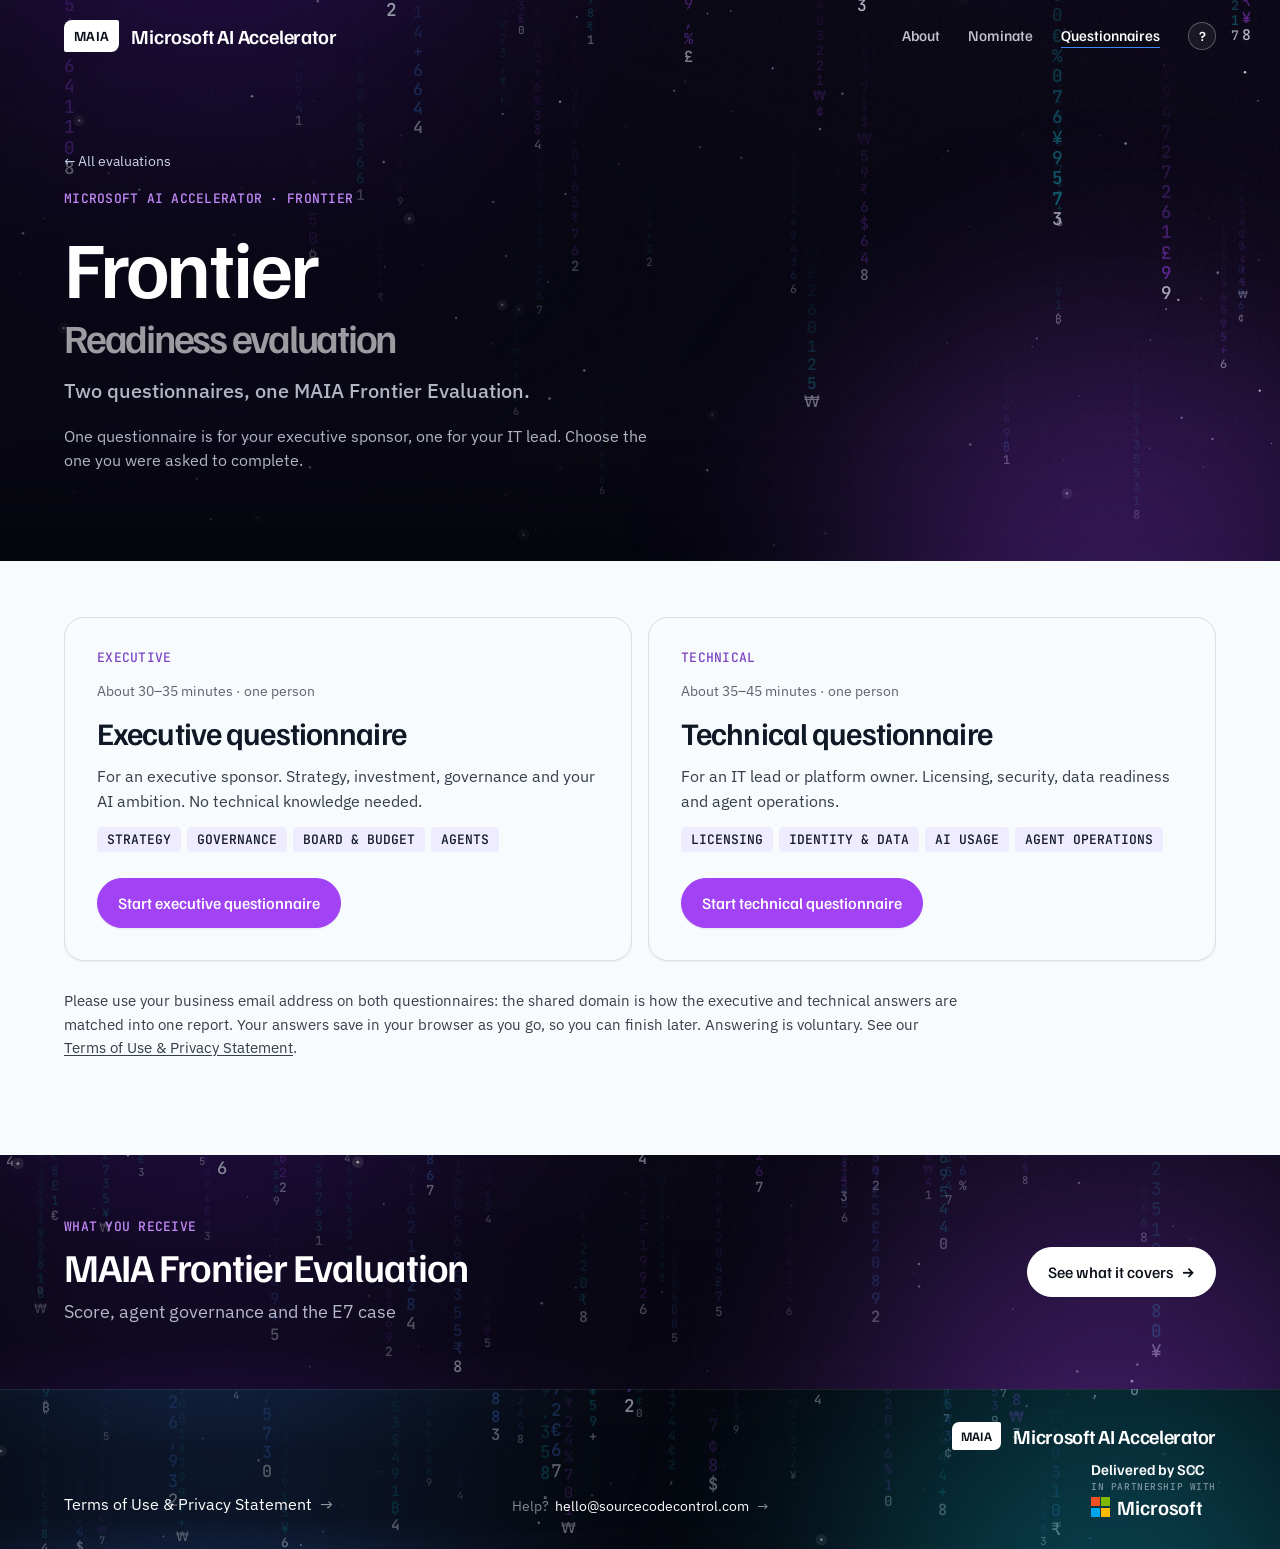
<file: frontier.html>
<!DOCTYPE html>
<html lang="en">
<head>
<meta charset="UTF-8">
<meta name="viewport" content="width=device-width, initial-scale=1.0">
<title>Frontier · Microsoft AI Accelerator</title>
<meta name="description" content="Welcome to Microsoft AI Accelerator: learn about the programme, nominate an account, or complete your Frontier, Copilot or Security questionnaires.">
<meta name="robots" content="noindex">
<link rel="icon" href="data:image/svg+xml,%3Csvg xmlns='http://www.w3.org/2000/svg' viewBox='0 0 64 64'%3E%3Crect width='64' height='64' rx='14' fill='%2317223A'/%3E%3Ctext x='32' y='40' font-family='Segoe UI,Arial' font-size='19' font-weight='700' fill='%23F5F7FB' text-anchor='middle'%3EMAIA%3C/text%3E%3C/svg%3E">
<link rel="preconnect" href="https://fonts.googleapis.com"><link rel="preconnect" href="https://fonts.gstatic.com" crossorigin><link href="https://fonts.googleapis.com/css2?family=Familjen+Grotesk:wght@500;600&amp;family=IBM+Plex+Sans:wght@400;500;600&amp;family=JetBrains+Mono:wght@500&amp;display=swap" rel="stylesheet">
<style>
body{margin:0;background:oklch(98.6% .005 250);color:oklch(21% .028 262);font:16px/1.55 'IBM Plex Sans',system-ui,sans-serif;-webkit-font-smoothing:antialiased}
a{color:inherit;text-decoration-thickness:1px;text-underline-offset:.16em}a:hover{color:oklch(48% .15 256)}
h1,h2,h3{margin:0;font-family:'Familjen Grotesk',system-ui,sans-serif;font-weight:600;letter-spacing:-.028em;line-height:1.05;text-wrap:balance}p{margin:0;text-wrap:pretty}
.wrap{width:100%;max-width:1440px;margin:0 auto;padding:0 64px;box-sizing:border-box}@media(max-width:960px){.wrap{padding:0 24px}}@media(max-width:640px){.wrap{padding:0 16px}.hide-s{display:none!important}}
.key{display:inline-flex;align-items:center;justify-content:center;gap:8px;min-height:44px;padding:0 16px;border:1px solid oklch(83% .012 252);border-radius:6px;background:oklch(99.4% .003 250);color:oklch(21% .028 262);font:500 14px/1 'Familjen Grotesk',sans-serif;box-shadow:0 3px 0 0 oklch(80% .016 254),0 6px 8px -4px oklch(21% .028 262/.28),inset 0 1px 0 #fff;text-decoration:none;white-space:nowrap;cursor:pointer;transition:transform .12s}
.key:hover{transform:translateY(-1px);color:oklch(21% .028 262)}.key:active{transform:translateY(3px);box-shadow:inset 0 1px 2px oklch(21% .028 262/.14)}
.key.p{min-height:48px;padding:0 24px;font-size:16px;background:oklch(48% .15 256);border-color:oklch(36% .13 260);color:#fff;box-shadow:0 3px 0 0 oklch(36% .13 260),0 6px 8px -4px oklch(30% .12 260/.45),inset 0 1px 0 oklch(100% 0 0/.22)}.key.p:hover{color:#fff}
.card{display:block;box-sizing:border-box;background:oklch(98.6% .005 250);border:1px solid oklch(90% .009 252);border-radius:16px 4px 16px 4px;box-shadow:0 1px 2px oklch(21% .028 262/.06);text-decoration:none;color:inherit;transition:border-color .22s}a.card:hover{border-color:oklch(72% .09 256);color:inherit}a.card:hover .key{transform:translateY(-1px)}
.eb{font:500 13px/1.3 'JetBrains Mono',ui-monospace,monospace;letter-spacing:.02em;text-transform:uppercase;color:oklch(48% .15 256)}
.dots{background-image:radial-gradient(circle,oklch(81% .045 255) 1px,transparent 1.4px);background-size:8px 16px}.dots-d{background-image:radial-gradient(circle,oklch(41% .05 260) 1px,transparent 1.4px);background-size:8px 16px}
.inp{width:100%;box-sizing:border-box;min-height:44px;padding:10px 12px;border:1px solid oklch(83% .012 252);border-radius:6px;background:#fff;color:inherit;font:16px/1.4 'IBM Plex Sans',sans-serif}
.opt{display:flex;gap:12px;align-items:flex-start;width:100%;box-sizing:border-box;text-align:left;padding:12px 14px;border:1px solid oklch(83% .012 252);border-radius:6px;background:#fff;color:inherit;font:16px/1.45 'IBM Plex Sans',sans-serif;cursor:pointer}.opt:hover{border-color:oklch(48% .15 256)}.opt.on{border-color:oklch(48% .15 256);background:oklch(95% .028 256);box-shadow:0 0 0 1px oklch(48% .15 256)}
.tbl{width:100%;border-collapse:collapse;font-size:14px}.tbl th{text-align:left;font:500 12px/1.2 'JetBrains Mono',monospace;text-transform:uppercase;color:oklch(50% .018 258);padding:10px;border:0;border-bottom:1px solid oklch(90% .009 252);white-space:nowrap;background:oklch(98.6% .005 250)}.tbl td{padding:6px 10px;border:0;border-top:1px solid oklch(90% .009 252);vertical-align:middle}.tbl tbody tr:first-child td{border-top:0}.rc>div:first-child{border-top:0!important}.tbl .inp{min-height:38px;padding:7px 9px;font-size:14px}
:focus-visible{outline:2px solid oklch(48% .15 256);outline-offset:2px}[hidden]{display:none!important}@media(prefers-reduced-motion:reduce){*{transition:none!important;animation:none!important}}
.hero2{display:grid;grid-template-columns:minmax(0,1fr) auto;gap:48px;align-items:center}@media(max-width:960px){.hero2{grid-template-columns:minmax(0,1fr)}.hero2 figure{display:none}}
.g2{display:grid;grid-template-columns:repeat(2,minmax(0,1fr));gap:16px}@media(max-width:960px){.g2{grid-template-columns:minmax(0,1fr)}}
.key.p.tf{background:#7B45C2;border-color:#5B2F99;box-shadow:0 3px 0 0 #5B2F99,0 6px 8px -4px rgb(91 47 153/.45),inset 0 1px 0 rgb(255 255 255/.22)}.key.p.tc{background:#0B7C78;border-color:#075B58;box-shadow:0 3px 0 0 #075B58,0 6px 8px -4px rgb(7 91 88/.45),inset 0 1px 0 rgb(255 255 255/.22)}.key.p.ts{background:#0078D4;border-color:#005A9E;box-shadow:0 3px 0 0 #005A9E,0 6px 8px -4px rgb(0 90 158/.45),inset 0 1px 0 rgb(255 255 255/.22)}#motionBtn{right:16px!important;bottom:16px!important;min-height:36px!important;background:oklch(98.6% .005 250/.88)!important;backdrop-filter:blur(6px)}.nowrap{white-space:nowrap}
</style>
<link rel="stylesheet" href="assets/maia.css">
<script src="assets/maia.js" defer></script>
</head>
<body>
<div style="min-height:100vh;background:oklch(98.6% .005 250)">
<header class="wrap" style="display:flex;align-items:center;justify-content:space-between;gap:24px;min-height:72px;border-bottom:1px solid oklch(90% .009 252);background:oklch(98.6% .005 250);position:relative;z-index:10">
<a href="index.html#home" data-keep style="display:inline-flex;align-items:center;gap:12px;text-decoration:none;color:oklch(21% .028 262);min-width:0"><span aria-hidden="true" style="height:32px;padding:0 10px;display:grid;place-items:center;flex-shrink:0;border-radius:8px 2px;background:oklch(21% .028 262);color:oklch(98.6% .005 250);font:600 14px/1 'Familjen Grotesk',system-ui,sans-serif;letter-spacing:.02em">MAIA</span><span style="font:600 20px/1.1 'Familjen Grotesk',system-ui,sans-serif;letter-spacing:-.01em;white-space:nowrap">Microsoft AI Accelerator</span></a>
<nav aria-label="Site" style="display:flex;align-items:center;gap:28px"><a href="about.html" data-keep class="hide-s" style="font:500 15px/1 'Familjen Grotesk',system-ui,sans-serif;text-decoration:none;color:oklch(36% .022 260);">About</a><a href="nominate.html" data-keep class="hide-s" style="font:500 15px/1 'Familjen Grotesk',system-ui,sans-serif;text-decoration:none;color:oklch(36% .022 260);">Nominate</a><a href="questionnaires.html" data-keep class="hide-s" style="font:500 15px/1 'Familjen Grotesk',system-ui,sans-serif;text-decoration:none;color:oklch(21% .028 262);text-decoration:underline;text-decoration-color:oklch(48% .15 256);text-underline-offset:6px;">Questionnaires</a></nav>
</header>
<main>
<section class="space" data-palette="frontier" style="--accent-a:#6A1FC9;--accent-b:#A142F4;--accent-l:#C58AF9;background:#0B0716!important"><div class="space-bg" aria-hidden="true"><canvas></canvas><div class="veil"></div><div class="grain"></div><div class="fade"></div></div><div class="wrap hero2" style="position:relative;z-index:2;padding-top:80px;padding-bottom:88px"><div data-shield="0.03" style="display:grid;gap:18px;min-width:0">
<a href="questionnaires.html" data-keep style="font-size:14px;color:oklch(36% .022 260);text-decoration:none">← All evaluations</a>
<p class="eb" style="color:#7B45C2">Microsoft AI Accelerator · Frontier</p>
<h1 data-words style="font-size:clamp(44px,5vw + 16px,84px);line-height:1.02">Frontier<span style="display:block;color:oklch(36% .022 260);font-size:.5em;margin-top:10px">Readiness evaluation</span></h1>
<p style="font-size:clamp(18px,.35vw + 16px,22px);line-height:1.45;max-width:46ch;font-weight:500">Two questionnaires, one MAIA Frontier Evaluation.</p>
<p style="color:oklch(36% .022 260);max-width:60ch">One questionnaire is for your executive sponsor, one for your IT lead. Choose the one you were asked to complete.</p>

</div>
</div><button type="button" id="motionBtn" aria-pressed="false" style="position:absolute;right:24px;bottom:16px;z-index:3;min-height:44px;padding:0 12px;border:1px solid oklch(90% .009 252);border-radius:6px;background:oklch(98.6% .005 250);color:oklch(50% .018 258);font:500 13px/1 'IBM Plex Sans',sans-serif;cursor:pointer">Pause motion</button></section>
<section class="wrap" style="padding-top:56px;padding-bottom:40px">
<div class="g2" data-reveal><a class="card" href="frontier-executive.html" data-keep style="padding:32px;display:flex;flex-direction:column;gap:14px">
<p class="eb" style="color:#7B45C2">Executive</p>
<p style="font-size:14px;color:oklch(50% .018 258)">About 30–35 minutes · one person</p>
<h2 style="font-size:clamp(26px,1.2vw + 16px,36px)">Executive questionnaire</h2>
<p style="color:oklch(36% .022 260);max-width:52ch">For an executive sponsor. Strategy, investment, governance and your AI ambition. No technical knowledge needed.</p>
<div style="display:flex;flex-wrap:wrap;gap:6px"><span style="font:500 13px/1 'JetBrains Mono',ui-monospace,monospace;text-transform:uppercase;padding:6px 10px;border-radius:4px;background:oklch(95% .025 292);color:oklch(21% .028 262)">Strategy</span><span style="font:500 13px/1 'JetBrains Mono',ui-monospace,monospace;text-transform:uppercase;padding:6px 10px;border-radius:4px;background:oklch(95% .025 292);color:oklch(21% .028 262)">Governance</span><span style="font:500 13px/1 'JetBrains Mono',ui-monospace,monospace;text-transform:uppercase;padding:6px 10px;border-radius:4px;background:oklch(95% .025 292);color:oklch(21% .028 262)">Board &amp; budget</span><span style="font:500 13px/1 'JetBrains Mono',ui-monospace,monospace;text-transform:uppercase;padding:6px 10px;border-radius:4px;background:oklch(95% .025 292);color:oklch(21% .028 262)">Agents</span></div>
<span class="key p tf" style="margin-top:12px;align-self:flex-start">Start executive questionnaire</span>
</a><a class="card" href="frontier-technical.html" data-keep style="padding:32px;display:flex;flex-direction:column;gap:14px">
<p class="eb" style="color:#7B45C2">Technical</p>
<p style="font-size:14px;color:oklch(50% .018 258)">About 35–45 minutes · one person</p>
<h2 style="font-size:clamp(26px,1.2vw + 16px,36px)">Technical questionnaire</h2>
<p style="color:oklch(36% .022 260);max-width:52ch">For an IT lead or platform owner. Licensing, security, data readiness and agent operations.</p>
<div style="display:flex;flex-wrap:wrap;gap:6px"><span style="font:500 13px/1 'JetBrains Mono',ui-monospace,monospace;text-transform:uppercase;padding:6px 10px;border-radius:4px;background:oklch(95% .025 292);color:oklch(21% .028 262)">Licensing</span><span style="font:500 13px/1 'JetBrains Mono',ui-monospace,monospace;text-transform:uppercase;padding:6px 10px;border-radius:4px;background:oklch(95% .025 292);color:oklch(21% .028 262)">Identity &amp; data</span><span style="font:500 13px/1 'JetBrains Mono',ui-monospace,monospace;text-transform:uppercase;padding:6px 10px;border-radius:4px;background:oklch(95% .025 292);color:oklch(21% .028 262)">AI usage</span><span style="font:500 13px/1 'JetBrains Mono',ui-monospace,monospace;text-transform:uppercase;padding:6px 10px;border-radius:4px;background:oklch(95% .025 292);color:oklch(21% .028 262)">Agent operations</span></div>
<span class="key p tf" style="margin-top:12px;align-self:flex-start">Start technical questionnaire</span>
</a></div>
<p style="margin-top:28px;font-size:15px;color:oklch(36% .022 260);max-width:100ch">Please use your business email address on both questionnaires: the shared domain is how the executive and technical answers are matched into one report. Your answers save in your browser as you go, so you can finish later. Answering is voluntary. See our <a href="terms.html" data-keep>Terms of Use &amp; Privacy Statement</a>.</p>
</section>
<section class="space" data-palette="frontier" style="margin-top:56px;--accent-a:#6A1FC9;--accent-b:#A142F4;--accent-l:#C58AF9;background:#0B0716!important"><div class="space-bg" aria-hidden="true"><canvas></canvas><div class="veil-soft"></div><div class="grain"></div></div><div class="wrap" style="padding-top:64px;padding-bottom:64px;display:flex;flex-wrap:wrap;gap:24px 48px;align-items:center;justify-content:space-between">
<div style="display:grid;gap:10px;min-width:0"><p class="eb" style="color:oklch(78% .1 292)">What you receive</p><p style="font:600 clamp(28px,2vw + 14px,44px)/1.05 'Familjen Grotesk',system-ui,sans-serif;letter-spacing:-.028em">MAIA Frontier Evaluation</p><p style="color:oklch(72% .022 256);font-size:18px">Score, agent governance and the E7 case</p></div>
<a class="key p" href="about.html#evaluations" data-keep>See what it covers <span aria-hidden="true">→</span></a>
</div></section>
</main>
<footer class="space foot" data-palette="copilot,security,frontier" style="--accent-a:#4285F4;--accent-b:#12B5CB"><div class="space-bg" aria-hidden="true"><canvas></canvas><div class="veil-soft"></div><div class="grain"></div></div>
<div class="wrap foot-in">
<a class="fa f-terms" href="terms.html" data-keep>Terms of Use &amp; Privacy Statement <span aria-hidden="true">→</span></a>
<p class="f-help"><span class="muted">Help?</span> <a class="fa" href="mailto:hello@sourcecodecontrol.com">hello@sourcecodecontrol.com <span aria-hidden="true">→</span></a></p>
<div class="f-brand">
<div class="foot-brand"><span class="logo" aria-hidden="true">MAIA</span><p class="wm">Microsoft AI Accelerator</p></div>
<div class="partner-box" aria-label="Delivered by SCC in partnership with Microsoft"><span class="pb1">Delivered by SCC</span><span class="pb2">in partnership with</span><span class="pb3"><span class="mslogo" aria-hidden="true"><i></i><i></i><i></i><i></i></span><span class="msw">Microsoft</span></span></div>
</div>
</div>
</footer>
</div>
<script>
/* carry the invitation parameters (?project=…, ?invite=…, ?company=…, ?domain=…) to the next page */
(function(){try{var q=location.search;if(!q)return;document.querySelectorAll('a[data-keep]').forEach(function(a){var h=a.getAttribute('href');if(!h||h.indexOf('?')>=0||h.indexOf('#')===0)return;var i=h.indexOf('#');a.setAttribute('href',i<0?h+q:h.slice(0,i)+q+h.slice(i));});}catch(e){}})();
</script>

<script>
/* motion background: the character field (pause button bottom right; still for reduced motion) */
class DCLogic{constructor(){this.state={};}setState(p,cb){Object.assign(this.state,p);var b=document.getElementById('motionBtn');if(b){b.setAttribute('aria-pressed',String(!!this.state.paused));b.textContent=this.state.paused?'Play motion':'Pause motion';}if(cb)cb();}}
class Component extends DCLogic {
  state = { paused: false };

  setRoot = (el) => { this.rootEl = el; };
  componentWillUnmount() { this.dead = true; if (this.onResize) window.removeEventListener('resize', this.onResize); }
  fieldVals() { const p = !!(this.state && this.state.paused);
    return { setRoot: this.setRoot, paused: p, motionLabel: p ? 'Play motion' : 'Pause motion', toggleMotion: () => this.setState({ paused: !p }) }; }
  startField() {
    const root = this.rootEl; if (!root || !root.querySelectorAll) return;
    const self = this, CW = 8, CH = 16, RAMP = ' .:-=+*#%@', PAL0 = ['oklch(89% .025 254)','oklch(81% .045 255)','oklch(70% .085 256)','oklch(60% .13 257)','oklch(41% .16 260)'];
    const reduce = window.matchMedia ? window.matchMedia('(prefers-reduced-motion: reduce)').matches : false;
    const clamp = (v,a,b) => v<a?a:v>b?b:v;
    const noise = (c,r,t) => (Math.sin(c*0.09+t*0.5)+Math.sin(r*0.21-t*0.35)+Math.sin((c*0.6+r)*0.11+t*0.27)+Math.sin(c*0.023-r*0.13+t*0.15+Math.sin(r*0.05+t*0.1))+4)/8;
    const fields = [].slice.call(root.querySelectorAll('canvas[data-field]')).map((canvas) => {
      const ctx = canvas.getContext && canvas.getContext('2d'); if (!ctx) return null; const H = canvas.getAttribute('data-hue');
      const host = canvas.closest('section') || canvas.parentElement;
      const f = { pal: H ? ['oklch(88% .03 '+H+')','oklch(80% .06 '+H+')','oklch(69% .1 '+H+')','oklch(58% .14 '+H+')','oklch(44% .16 '+H+')'] : PAL0, canvas, ctx, host, w:0, h:0, shield:[], pointer:null };
      host.addEventListener('pointermove', (e) => { const r = canvas.getBoundingClientRect(); f.pointer = { x:e.clientX-r.left, y:e.clientY-r.top }; });
      host.addEventListener('pointerleave', () => { f.pointer = null; });
      f.resize = () => { const r = canvas.getBoundingClientRect(), dpr = Math.min(window.devicePixelRatio||1, 2);
        f.w = r.width; f.h = r.height; canvas.width = Math.max(1, Math.round(r.width*dpr)); canvas.height = Math.max(1, Math.round(r.height*dpr)); ctx.setTransform(dpr,0,0,dpr,0,0);
        f.shield = [].slice.call(host.querySelectorAll('[data-shield]')).map((el) => { const a = el.getBoundingClientRect(), k = parseFloat(el.getAttribute('data-shield')); const pad = k > 0.2 ? 8 : 28;
          return { l:a.left-r.left-pad, t:a.top-r.top-pad, r:a.right-r.left+pad, b:a.bottom-r.top+pad, k: isNaN(k) ? 0.12 : k }; }); };
      return f; }).filter(Boolean);
    if (!fields.length) return;
    const draw = (f, t) => { const ctx = f.ctx, cols = Math.ceil(f.w/CW), rows = Math.ceil(f.h/CH); let last = null;
      ctx.clearRect(0,0,f.w,f.h); ctx.font = "500 12px 'JetBrains Mono', monospace"; ctx.textAlign = 'center'; ctx.textBaseline = 'middle';
      for (let r = 0; r < rows; r++) { const y = r*CH+CH/2;
        for (let c = 0; c < cols; c++) { const x = c*CW+CW/2, n = noise(c,r,t); let e = clamp((n-0.34)/0.5,0,1); e = e*e*(3-2*e);
          const reach = 0.45+0.55*Math.min(1, x/(f.w*0.9)); let d = e*reach*1.25;
          if (f.pointer) { const px = x-f.pointer.x, py = y-f.pointer.y, pd = Math.sqrt(px*px+py*py); if (pd < 130) d += 0.4*(1-pd/130)*n; }
          for (let s = 0; s < f.shield.length; s++) { const S = f.shield[s]; if (x>S.l && x<S.r && y>S.t && y<S.b) { d *= S.k; break; } }
          if (d < 0.1) continue;
          const lv = d<0.3?0:d<0.48?1:d<0.66?2:d<0.85?3:4, col = f.pal[lv];
          if (col !== last) { ctx.fillStyle = col; last = col; }
          ctx.fillText(RAMP[clamp(Math.floor(d*10),1,9)], x, y); } } };
    const still = () => fields.forEach((f) => draw(f, 2.4));
    const resizeAll = () => fields.forEach((f) => f.resize());
    resizeAll();
    this.onResize = () => { resizeAll(); if (reduce || self.state.paused) still(); };
    window.addEventListener('resize', this.onResize);
    if (document.fonts && document.fonts.ready) document.fonts.ready.then(() => { if (!self.dead) self.onResize(); });
    const t0 = performance.now(); let lastT = 0;
    const frame = (now) => { if (self.dead) return; if (!self.state.paused && now-lastT >= 33) { lastT = now; fields.forEach((f) => draw(f, (now-t0)/1000)); } requestAnimationFrame(frame); };
    if (reduce) still(); else requestAnimationFrame(frame);
  }

  componentDidMount() { this.startField(); }
  renderVals() { return { ...this.fieldVals() }; }
}
(function(){try{var c=new Component();c.rootEl=document.body;if(c.componentDidMount)c.componentDidMount();var b=document.getElementById('motionBtn');if(b)b.onclick=function(){c.setState({paused:!c.state.paused});};}catch(e){}})();
</script>
</body>
</html>
</file>
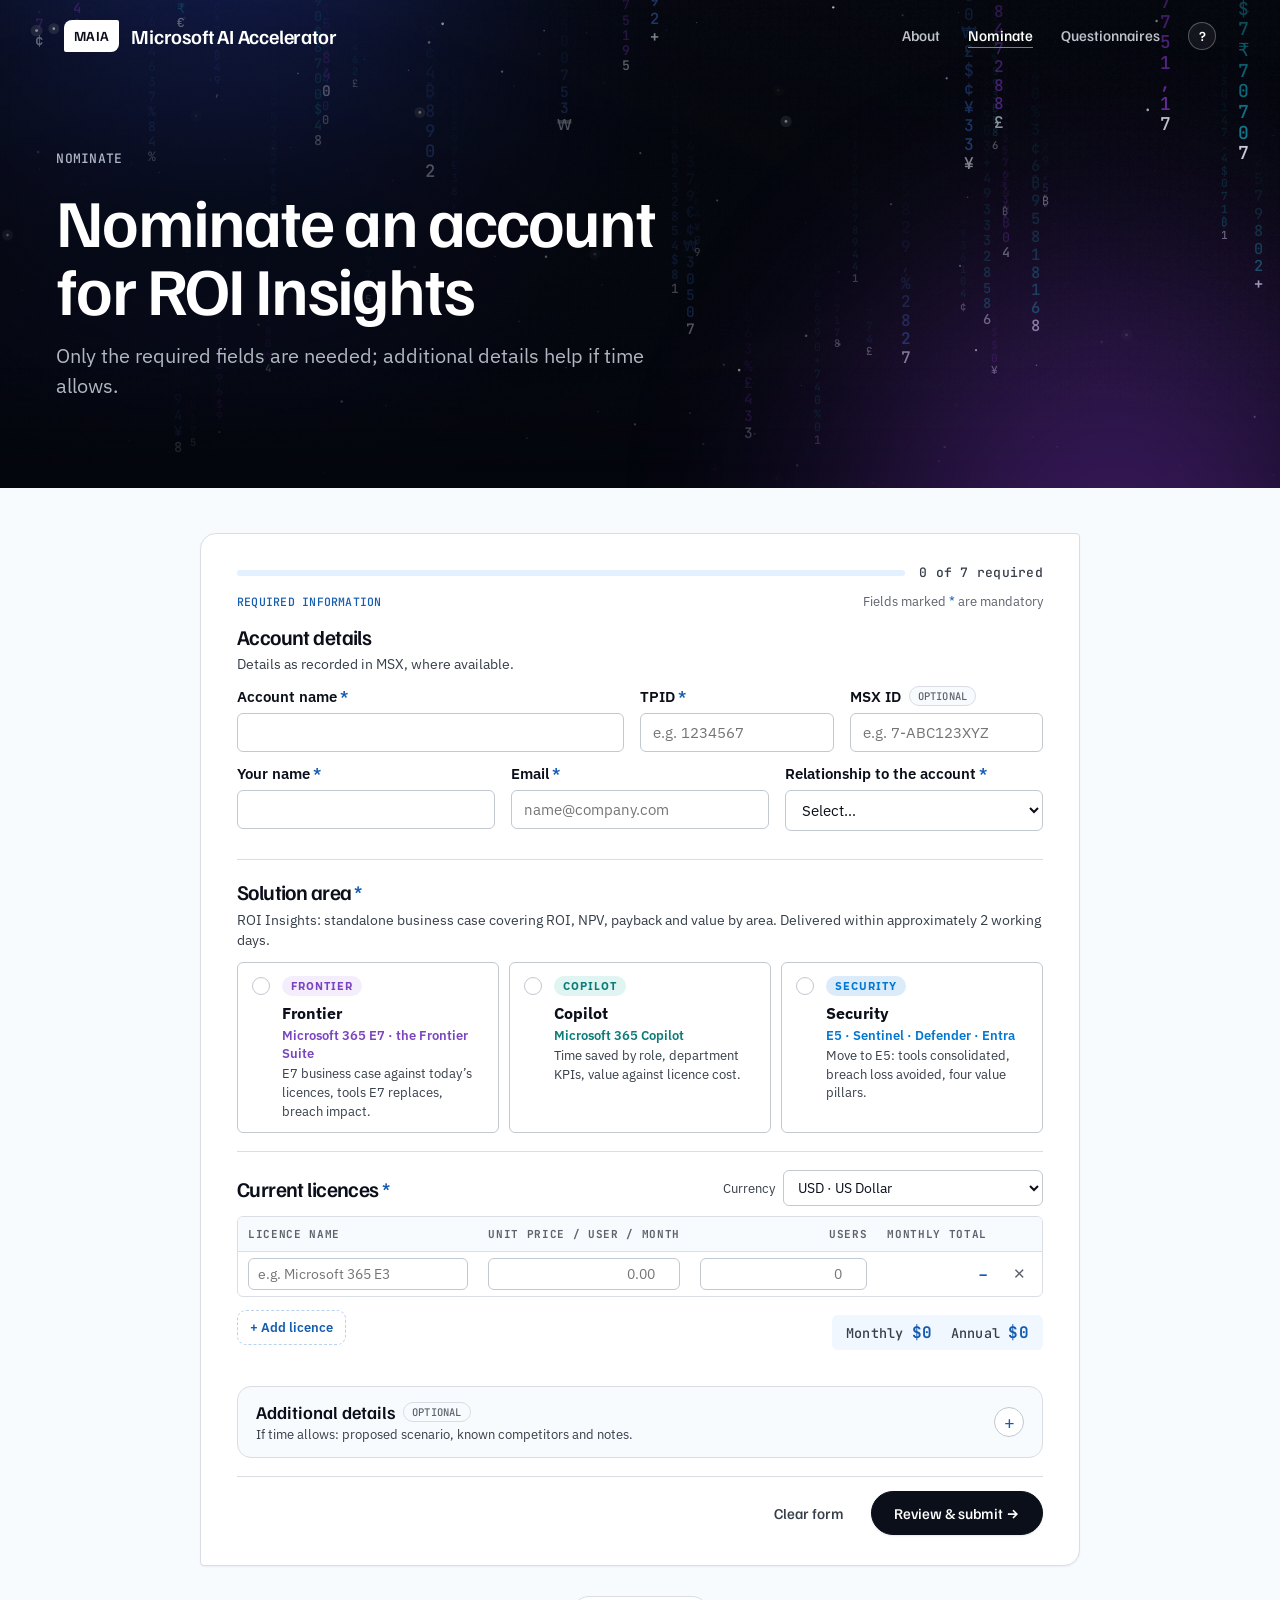
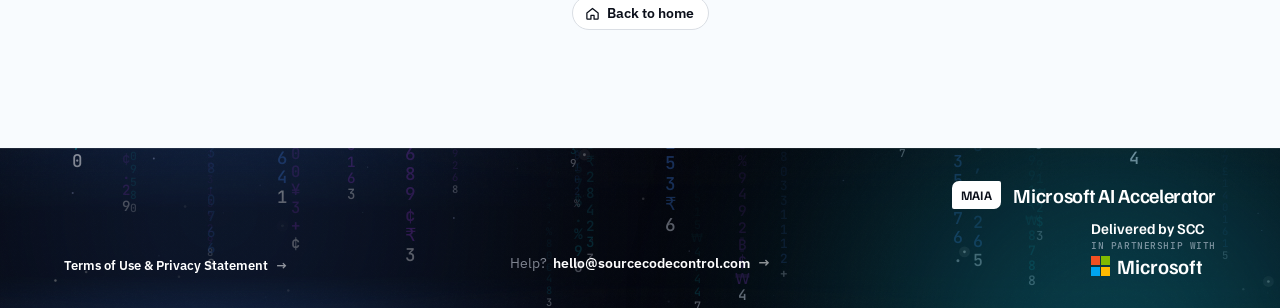
<file: nominate.html>
<!DOCTYPE html>
<html lang="en">
<head>
<meta charset="UTF-8">
<meta name="viewport" content="width=device-width, initial-scale=1.0">
<title>Nominate an account · Microsoft AI Accelerator</title>
<meta name="description" content="Nominate an account for a Microsoft AI Accelerator evaluation.">
<meta name="robots" content="noindex">
<link rel="icon" href="data:image/svg+xml,%3Csvg xmlns='http://www.w3.org/2000/svg' viewBox='0 0 64 64'%3E%3Crect width='64' height='64' rx='14' fill='%2317223A'/%3E%3Ctext x='32' y='40' font-family='Segoe UI,Arial' font-size='19' font-weight='700' fill='%23F5F7FB' text-anchor='middle'%3EMAIA%3C/text%3E%3C/svg%3E">
<style>
/* Microsoft AI Accelerator · questionnaire engine styles (shared by every track) */
:root{
  --ink:#0B1F3A;--ink2:#3D4A5C;--muted:#6B7686;--line:#D8E2EA;--line2:#B9C7D2;--surface:#FFFFFF;
  --ok:#107C10;--okT:#E9F6E8;--err:#A4262C;--errT:#FDF0F0;--radius:14px;
  --shadow:0 1px 2px rgba(11,31,58,.05),0 8px 28px rgba(11,31,58,.07);
  --font:'Segoe UI Variable Text','Segoe UI',-apple-system,BlinkMacSystemFont,Roboto,'Helvetica Neue',Arial,sans-serif;
  --font-d:'Segoe UI Variable Display','Segoe UI',-apple-system,BlinkMacSystemFont,Roboto,'Helvetica Neue',Arial,sans-serif;
}
/* track themes */
body.t-frontier{--c:#7B45C2;--cd:#3B1366;--c2:#9B6BDA;--c3:#DCCBF4;--tint:#F4EEFC;--tint2:#E9DDF8;--bg:#F9F7FC;--glow1:rgba(123,69,194,.16);--glow2:rgba(244,150,120,.14)}
body.t-copilot{--c:#0B7C78;--cd:#073B3F;--c2:#1F9A90;--c3:#8FD3C9;--tint:#F1FAF8;--tint2:#E0F4F1;--bg:#F6FBFA;--glow1:rgba(11,124,120,.14);--glow2:rgba(120,200,255,.14)}
body.t-security{--c:#0078D4;--cd:#033870;--c2:#085493;--c3:#C5E6FF;--tint:#EEF6FD;--tint2:#DCEBFA;--bg:#F5F9FE;--glow1:rgba(0,120,212,.13);--glow2:rgba(20,200,170,.10)}
body.t-main{--c:#0B5CAD;--cd:#0B1F3A;--c2:#2B6CB0;--c3:#C9DAF0;--tint:#F2F6FB;--tint2:#E3ECF7;--bg:#F7F8FB;--glow1:rgba(123,69,194,.10);--glow2:rgba(11,124,120,.10)}

*,*::before,*::after{box-sizing:border-box}
html{-webkit-text-size-adjust:100%}
body{margin:0;min-height:100vh;font-family:var(--font);color:var(--ink);background:var(--bg);display:flex;flex-direction:column;
  background-image:radial-gradient(1100px 520px at 105% -10%,var(--glow1),transparent 60%),radial-gradient(900px 480px at -10% 110%,var(--glow2),transparent 60%);background-attachment:fixed}
@media (prefers-reduced-motion:reduce){*{animation:none!important;transition:none!important;scroll-behavior:auto!important}}
a{color:var(--c)}
.accent{height:4px;background:linear-gradient(90deg,var(--cd),var(--c),var(--c3));flex-shrink:0}
.topbar{display:flex;align-items:center;justify-content:space-between;gap:12px;padding:14px clamp(16px,4vw,48px);background:rgba(255,255,255,.82);backdrop-filter:saturate(1.4) blur(10px);border-bottom:1px solid var(--line);position:sticky;top:0;z-index:20}
.brand{display:flex;align-items:center;gap:10px;text-decoration:none;color:var(--ink);min-width:0}
.brand .mk{width:30px;height:30px;border-radius:9px;background:linear-gradient(135deg,var(--cd),var(--c));display:grid;place-items:center;color:#fff;font-weight:700;font-size:13px;letter-spacing:.02em;flex-shrink:0}
.brand .bt{font-weight:600;font-size:15px;line-height:1.15;white-space:nowrap;overflow:hidden;text-overflow:ellipsis}
.brand .bt b{color:var(--c);font-weight:600}
.brand .bs{display:block;font-size:11.5px;font-weight:500;color:var(--muted);letter-spacing:.02em}
.topbar .right{display:flex;align-items:center;gap:10px;flex-shrink:0}
.pill{font-size:12.5px;color:var(--ink2);background:var(--surface);border:1px solid var(--line);padding:6px 11px;border-radius:999px;white-space:nowrap}
.toplink{font-size:13px;font-weight:600;color:var(--ink2);text-decoration:none;padding:6px 4px}
.toplink:hover{color:var(--c)}
@media(max-width:620px){.pill.hide-s,.toplink.hide-s{display:none}}

.company-strip{display:none;align-items:center;gap:12px;background:var(--tint2);border-bottom:1px solid var(--line);padding:10px clamp(16px,4vw,48px);font-size:13.5px;color:var(--cd)}
.company-strip.show{display:flex}
.badge{width:34px;height:34px;border-radius:9px;background:var(--c);color:#fff;font-weight:700;display:grid;place-items:center;flex-shrink:0;font-size:13px}

/* ---------- hero (landing of every page) ---------- */
.hero{flex:1;display:flex;align-items:center;justify-content:center;padding:clamp(24px,5vw,64px) clamp(16px,4vw,48px)}
.hero-in{width:100%;max-width:1120px;display:grid;grid-template-columns:minmax(0,1.15fr) minmax(0,.85fr);gap:clamp(24px,5vw,64px);align-items:center}
.eyebrow{font-size:12px;letter-spacing:.16em;text-transform:uppercase;color:var(--c);font-weight:600;margin:0 0 14px}
.h-title{font-family:var(--font-d);font-weight:600;font-size:clamp(38px,6vw,64px);line-height:1.02;letter-spacing:-.02em;margin:0 0 6px;color:var(--c)}
.h-title span{display:block;color:var(--ink)}
.h-sub{font-size:clamp(17px,2vw,20px);font-weight:600;color:var(--ink);margin:18px 0 10px;line-height:1.35}
.lead{font-size:16px;line-height:1.65;color:var(--ink2);margin:0 0 22px;max-width:60ch}
.meta{display:flex;flex-wrap:wrap;gap:8px 18px;margin:0 0 18px;font-size:14px;color:var(--ink2)}
.meta strong{color:var(--ink)}
.chips{display:flex;flex-wrap:wrap;gap:7px;margin:0 0 24px}
.chip{font-size:12.5px;font-weight:600;color:var(--cd);background:var(--tint2);border:1px solid var(--line);padding:5px 11px;border-radius:999px}
.note{font-size:13.5px;color:var(--ink2);line-height:1.55;background:var(--surface);border:1px solid var(--line);border-left:4px solid var(--c);border-radius:10px;padding:12px 14px;margin:0 0 18px;max-width:62ch}
.note b{color:var(--ink)}
.terms-note{font-size:13px;color:var(--muted);line-height:1.5;margin:14px 0 0;max-width:60ch}
.terms-note a{font-weight:600}
.cover{position:relative;justify-self:center;width:100%;max-width:420px}
.cover img{display:block;width:100%;height:auto;border-radius:22px;box-shadow:0 30px 60px -20px rgba(11,31,58,.35),0 10px 24px -12px rgba(11,31,58,.25)}
.cover .tag{position:absolute;left:-18px;bottom:28px;background:var(--surface);border:1px solid var(--line);border-radius:14px;padding:12px 16px;box-shadow:var(--shadow);font-size:13px;color:var(--ink2);max-width:240px}
.cover .tag b{display:block;font-size:20px;color:var(--c);font-weight:700;line-height:1.1;margin-bottom:2px}
@media(max-width:860px){.hero-in{grid-template-columns:1fr}.cover{order:-1;max-width:260px}.cover .tag{left:auto;right:-8px;bottom:14px}}
@media(max-width:480px){.cover{max-width:170px}.cover img{border-radius:16px}.cover .tag{display:none}}

/* buttons */
.btn{font-family:inherit;font-weight:600;font-size:15px;padding:12px 22px;border-radius:10px;border:1px solid transparent;cursor:pointer;display:inline-flex;align-items:center;gap:8px;text-decoration:none;transition:background .15s,border-color .15s,color .15s,transform .05s;line-height:1.2}
.btn:active{transform:translateY(1px)}
.btn-p{background:var(--c);color:#fff}
.btn-p:hover{background:var(--cd)}
.btn-p:disabled{opacity:.5;cursor:not-allowed}
.btn-o{background:var(--surface);color:var(--c);border-color:var(--c)}
.btn-o:hover{background:var(--tint)}
.btn-g{background:transparent;color:var(--ink2);padding:12px 8px}
.btn-g:hover{color:var(--c)}
.btn-g:disabled{visibility:hidden}
.btn-row{display:flex;flex-wrap:wrap;gap:10px;align-items:center}
.resume{margin:0 0 18px;background:var(--tint);border:1px solid var(--c3);border-radius:12px;padding:12px 14px;font-size:14px;color:var(--cd);display:none;max-width:62ch}
.resume.show{display:block}
.resume .btn-row{margin-top:8px}
.resume .btn{padding:8px 14px;font-size:13.5px}

/* ---------- form shell ---------- */
.shell{flex:1;display:none;justify-content:center;padding:26px clamp(12px,4vw,48px) 40px}
.shell.show{display:flex}
.stage{width:100%;max-width:760px;background:var(--surface);border:1px solid var(--line);border-radius:18px;box-shadow:var(--shadow);padding:clamp(20px,4vw,40px)}
.stage.wide{max-width:980px}
.prog{display:flex;align-items:center;gap:14px;margin:0 0 10px}
.bar{flex:1;height:6px;background:var(--tint2);border-radius:99px;overflow:hidden}
.bar i{display:block;height:100%;width:0;background:linear-gradient(90deg,var(--c),var(--c2));border-radius:99px;transition:width .35s}
.prog-l{font-size:13px;color:var(--ink2);white-space:nowrap}
.dots{display:flex;flex-wrap:wrap;gap:5px;margin:0 0 24px}
.dots button{width:26px;height:26px;border-radius:50%;border:1px solid var(--line2);background:var(--surface);color:var(--muted);font:600 11px var(--font);cursor:pointer;padding:0}
.dots button:hover{border-color:var(--c);color:var(--c)}
.dots button.done{background:var(--tint2);border-color:color-mix(in srgb,var(--cd) 40%,transparent);color:var(--cd)}
.dots button.cur{background:var(--c);border-color:var(--c);color:#fff}
.secnav{display:flex;flex-wrap:wrap;gap:6px;margin:0 0 24px}
.secnav button{font:600 12px var(--font);border:1px solid var(--line);background:var(--surface);color:var(--ink2);border-radius:999px;padding:6px 11px;cursor:pointer}
.secnav button.done{background:var(--tint2);border-color:var(--tint2);color:var(--cd)}
.secnav button.cur{background:var(--c);border-color:var(--c);color:#fff}
.step{animation:rise .3s cubic-bezier(.2,.7,.3,1)}
@keyframes rise{from{opacity:0;transform:translateY(8px)}to{opacity:1;transform:none}}
.shake{animation:shake .35s}
@keyframes shake{0%,100%{transform:none}25%{transform:translateX(-5px)}75%{transform:translateX(5px)}}
.q-eyebrow{font-size:11.5px;font-weight:700;letter-spacing:.09em;text-transform:uppercase;color:var(--c);margin:0 0 10px}
.opt-tag{font-size:10.5px;font-weight:700;letter-spacing:.05em;color:var(--muted);background:var(--bg);border:1px solid var(--line);padding:2px 8px;border-radius:99px;margin-left:8px;vertical-align:1px}
.q-title{font-family:var(--font-d);font-weight:600;font-size:clamp(20px,3vw,25px);line-height:1.3;margin:0 0 10px}
.q-ctx{font-size:14px;color:var(--ink2);margin:0 0 20px;line-height:1.55}
.sec-intro{font-size:14.5px;color:var(--ink2);margin:-2px 0 22px;line-height:1.55}
.q{margin:0 0 26px}
.q:last-child{margin-bottom:6px}
.q .ql{font-weight:600;font-size:16px;line-height:1.4;margin:0 0 6px}
.q .qh{font-size:13.5px;color:var(--ink2);margin:0 0 12px;line-height:1.5}
.req{color:var(--c);margin-left:3px}
.q.missing .ql{color:var(--err)}
.q.missing .opts,.q.missing input,.q.missing textarea,.q.missing select{border-color:var(--err)}
.opts{display:flex;flex-direction:column;gap:8px}
.opts.cols{display:grid;grid-template-columns:1fr 1fr}
@media(max-width:600px){.opts.cols{grid-template-columns:1fr}}
.opt{position:relative;display:flex;align-items:flex-start;gap:12px;padding:12px 14px;border:1px solid var(--line2);border-radius:10px;background:var(--surface);cursor:pointer;font-size:15px;line-height:1.45;transition:border-color .12s,background .12s}
.opt:hover{border-color:var(--c);background:var(--tint)}
.opt input{position:absolute;opacity:0;pointer-events:none}
.ck{width:18px;height:18px;border-radius:50%;border:1.6px solid var(--line2);flex-shrink:0;margin-top:2px;position:relative;background:#fff}
.opt.multi .ck{border-radius:5px}
.opt.on{border-color:var(--c);background:var(--tint)}
.opt.on .ck{border-color:var(--c);background:var(--c)}
.opt.on .ck::after{content:'';position:absolute;inset:4.5px;border-radius:50%;background:#fff}
.opt.multi.on .ck::after{inset:2px 5px 5px 5px;border-radius:0;background:none;border:solid #fff;border-width:0 2px 2px 0;transform:rotate(45deg)}
.opt:focus-within{outline:2px solid var(--c);outline-offset:2px}
.opt .lv{font:700 11.5px var(--font);color:var(--c);background:var(--tint2);border-radius:6px;padding:2px 6px;margin-top:1px;flex-shrink:0}
.opt .od{display:block;font-size:13px;color:var(--muted);margin-top:2px}
.opt.blocked{animation:shake .35s}
.limit{font-size:12.5px;color:var(--muted);margin:8px 0 0}
.limit.hit{color:var(--err);font-weight:600}
input[type=text],input[type=email],input[type=number],input[type=month],input[type=date],select,textarea{font-family:inherit;font-size:15px;padding:11px 13px;border:1px solid var(--line2);border-radius:9px;background:#fff;color:var(--ink);width:100%}
input:focus,select:focus,textarea:focus{outline:none;border-color:var(--c);box-shadow:0 0 0 3px var(--tint2)}
textarea{min-height:110px;resize:vertical;line-height:1.5}
.lbl{display:block;font-size:12.5px;font-weight:600;color:var(--ink2);margin:0 0 6px}
.field{margin:0 0 14px}
.unit{display:flex;align-items:center;gap:10px}
.unit input{max-width:220px;font-weight:600}
.unit span{font-size:14px;color:var(--ink2)}
.other{margin-top:10px;display:none}
.other.show{display:block}
.ferr{display:none;color:var(--err);font-size:12.5px;font-weight:600;margin-top:6px}
.ferr.show{display:block}
.sug{display:flex;flex-wrap:wrap;gap:8px 14px;align-items:center;margin-top:10px;font-size:13px;color:var(--muted)}
.sug .use{font:600 12.5px var(--font);color:var(--c);background:var(--tint);border:1px solid var(--c3);border-radius:999px;padding:5px 11px;cursor:pointer}
.sug .use:hover{background:var(--tint2)}
.sug .ex b{color:var(--ink2);font-weight:600}
.consent{display:flex;gap:12px;align-items:flex-start;padding:14px;border:1px solid var(--line2);border-radius:10px;cursor:pointer;font-size:14.5px;line-height:1.5}
.consent.on{border-color:var(--c);background:var(--tint)}
.consent input{margin-top:4px;width:18px;height:18px;accent-color:var(--c);flex-shrink:0}

/* tables (estate, inventory, matrix, costs, workflows, ROI tables) */
.tblwrap{overflow-x:auto;border:1px solid var(--line);border-radius:12px;-webkit-overflow-scrolling:touch}
table.t{width:100%;border-collapse:collapse;font-size:13.5px;min-width:560px}
table.t th{text-align:left;font-size:11px;letter-spacing:.06em;text-transform:uppercase;color:var(--muted);font-weight:700;padding:10px;background:var(--bg);border-bottom:1px solid var(--line);white-space:nowrap}
table.t td{padding:8px 10px;border-top:1px solid var(--line);vertical-align:middle}
table.t td input,table.t td select{padding:8px 9px;font-size:13.5px}
table.t td.c{text-align:center}
table.ptbl td input{min-width:64px}
table.ptbl td input[data-f=name]{min-width:170px}
table.ptbl td input[data-f=salary]{min-width:96px}
table.t td.n{text-align:right;white-space:nowrap;font-variant-numeric:tabular-nums}
table.t td.v{font-weight:700;color:var(--c)}
table.t tr.off td{opacity:.55}
table.t .cat b{display:block;font-size:13.5px}
table.t .cat span{font-size:12px;color:var(--muted)}
table.t input[type=radio]{width:18px;height:18px;accent-color:var(--c)}
.mx-cards{display:none}
.fp-cat{border:1px solid var(--line);border-radius:12px;padding:12px;margin:0 0 10px;background:var(--surface)}
.fp-head{display:flex;flex-wrap:wrap;gap:10px;align-items:center;justify-content:space-between}
.fp-title{font-weight:600;font-size:14.5px;display:flex;align-items:center;gap:8px}
.fp-tag{font:700 11px var(--font);color:var(--c);background:var(--tint2);border-radius:6px;padding:2px 6px}
.fp-head select{max-width:280px;font-size:14px;padding:9px 10px}
.fp-row{display:grid;grid-template-columns:1fr 170px 34px;gap:8px;align-items:center;margin-top:8px}
.fp-row .nm{font-size:14px;font-weight:600}
.fp-row input{padding:8px 10px;font-size:14px}
.fp-x{border:1px solid var(--line);background:var(--surface);border-radius:8px;height:34px;cursor:pointer;color:var(--muted);font-size:16px}
.fp-x:hover{color:var(--err);border-color:var(--err)}
.fp-add{margin-top:8px;font:600 12.5px var(--font);color:var(--c);background:none;border:none;cursor:pointer;padding:4px 0}
@media(max-width:560px){.fp-row{grid-template-columns:1fr 120px 34px}}
.wf{border:1px solid var(--line);border-radius:12px;padding:12px 14px;margin:0 0 10px;background:var(--tint)}
.wf h4{margin:0 0 8px;font-size:11.5px;letter-spacing:.08em;text-transform:uppercase;color:var(--c)}
.wf-g{display:grid;grid-template-columns:1fr 1fr 1fr;gap:8px}
.wf-g .full{grid-column:1/-1}
.wf-g label{font-size:11.5px;font-weight:600;color:var(--ink2);display:block;margin-bottom:4px}
.wf-g input,.wf-g select{font-size:14px;padding:9px 10px}
@media(max-width:600px){.wf-g{grid-template-columns:1fr 1fr}}
.roi-note{font-size:13px;color:var(--cd);background:var(--tint2);border-radius:10px;padding:10px 12px;margin:0 0 14px}
.pt-glob{display:grid;grid-template-columns:repeat(4,1fr);gap:10px;margin:0 0 12px}
.pt-glob label{font-size:11.5px;font-weight:600;color:var(--ink2)}
.pt-glob input,.pt-glob select{margin-top:4px;font-size:14px;padding:9px 10px}
@media(max-width:700px){.pt-glob{grid-template-columns:1fr 1fr}}
.rt-total{display:flex;justify-content:space-between;gap:10px;align-items:center;margin-top:10px;padding:12px 14px;background:var(--tint);border-radius:10px;font-size:14px;color:var(--ink2)}
.rt-total b{font-size:18px;color:var(--c)}
.addrow{margin-top:8px;font:600 13px var(--font);color:var(--c);background:var(--surface);border:1px dashed var(--c3);border-radius:9px;padding:8px 12px;cursor:pointer}
.del{border:none;background:none;color:var(--muted);cursor:pointer;font-size:15px}
.del:hover{color:var(--err)}
.kt-stage{font:700 11px var(--font);border-radius:6px;padding:2px 7px;white-space:nowrap}
.kt-stage.s2{background:var(--tint2);color:var(--cd)}
.kt-stage.s3{background:var(--cd);color:#fff}
.kt-kpi b{display:block}
.kt-kpi span,.kt-src{font-size:12px;color:var(--muted)}
.kt-calc{font-size:12.5px;line-height:1.7}
.kt-calc input{width:110px;display:inline-block;padding:5px 7px!important}
.kt-calc em{font-style:normal;color:var(--muted)}
.pc{font-weight:700;color:var(--cd)}

.nav{display:flex;justify-content:space-between;align-items:center;gap:10px;margin-top:28px;padding-top:18px;border-top:1px solid var(--line)}
.save-hint{font-size:12px;color:var(--muted);text-align:center;margin-top:10px}

/* review & done */
.done-badge{display:flex;align-items:center;gap:10px;background:var(--okT);border:1px solid #C3EEC0;color:var(--ok);border-radius:10px;padding:11px 14px;font-size:14px;font-weight:600;margin:14px 0 18px}
.warn-box{background:var(--errT);border:1px solid #F1C4C6;color:var(--err);border-radius:10px;padding:12px 14px;font-size:14px;margin:12px 0}
.recap{border:1px solid var(--line);border-radius:12px;overflow:hidden;margin:0 0 18px}
.recap h3{margin:0;padding:10px 16px;font-size:11.5px;letter-spacing:.08em;text-transform:uppercase;color:var(--c);background:var(--tint);border-top:1px solid var(--line)}
.recap h3:first-child{border-top:none}
.rr{display:grid;grid-template-columns:38% 1fr auto;gap:12px;padding:10px 16px;font-size:13.5px;border-top:1px solid var(--line);align-items:start}
.rr:nth-child(even){background:#FBFCFD}
.rr .rq{color:var(--ink2)}
.rr .ra{font-weight:600;word-break:break-word}
.rr .ra.na{color:var(--muted);font-weight:500}
.rr button{font:600 12px var(--font);color:var(--c);background:none;border:none;cursor:pointer;padding:0}
@media(max-width:600px){.rr{grid-template-columns:1fr auto}.rr .rq{grid-column:1/-1}}

footer.foot{text-align:center;padding:18px clamp(16px,4vw,48px) 22px;font-size:12.5px;color:var(--muted);line-height:1.7}
footer.foot a{color:var(--ink2);font-weight:600;text-decoration:none}
footer.foot a:hover{color:var(--c);text-decoration:underline}

/* ---------- MAIN landing & track pages ---------- */
.wrap{width:100%;max-width:1160px;margin:0 auto;padding:0 clamp(16px,4vw,48px)}
.mhero{padding:clamp(36px,7vw,84px) 0 clamp(22px,4vw,40px);text-align:center}
.mhero .h-title{color:var(--ink);font-size:clamp(36px,6.4vw,68px)}
.mhero .h-title em{font-style:normal;background:linear-gradient(90deg,#7B45C2,#0B7C78 55%,#0078D4);-webkit-background-clip:text;background-clip:text;color:transparent}
.mhero .lead{margin:16px auto 0;text-align:center;font-size:17px}
.tracks{display:grid;grid-template-columns:repeat(3,1fr);gap:clamp(14px,2vw,24px);margin:clamp(26px,4vw,44px) 0}
@media(max-width:940px){.tracks{grid-template-columns:1fr;max-width:560px;margin-left:auto;margin-right:auto}}
.track{display:flex;flex-direction:column;background:var(--surface);border:1px solid var(--line);border-radius:20px;overflow:hidden;box-shadow:var(--shadow);text-decoration:none;color:var(--ink);transition:transform .2s,box-shadow .2s}
.track:hover{transform:translateY(-4px);box-shadow:0 2px 4px rgba(11,31,58,.06),0 18px 40px rgba(11,31,58,.12)}
.track .img{height:190px;background-size:cover;background-position:center 30%;position:relative}
.track .img .lbl2{position:absolute;left:16px;bottom:14px;background:rgba(255,255,255,.92);border-radius:999px;padding:5px 11px;font:700 11.5px var(--font);letter-spacing:.08em;text-transform:uppercase}
.track .bd{padding:20px 22px 22px;display:flex;flex-direction:column;flex:1}
.track h2{font-family:var(--font-d);font-size:26px;font-weight:600;margin:0 0 4px;letter-spacing:-.01em}
.track .for{font-size:13px;font-weight:600;margin:0 0 10px}
.track p{font-size:14.5px;line-height:1.55;color:var(--ink2);margin:0 0 14px}
.track ul{list-style:none;margin:0 0 18px;padding:0;font-size:13.5px;color:var(--ink2)}
.track li{display:flex;gap:8px;padding:5px 0;border-top:1px dashed var(--line)}
.track li:first-child{border-top:none}
.track li b{color:var(--ink);font-weight:600}
.track .go{margin-top:auto;display:inline-flex;align-items:center;gap:8px;font-weight:600;font-size:15px;color:#fff;border-radius:10px;padding:11px 18px;align-self:flex-start}
.tr-f .for,.tr-f .lbl2{color:#7B45C2}.tr-f .go{background:#7B45C2}.tr-f:hover .go{background:#3B1366}
.tr-c .for,.tr-c .lbl2{color:#0B7C78}.tr-c .go{background:#0B7C78}.tr-c:hover .go{background:#073B3F}
.tr-s .for,.tr-s .lbl2{color:#0078D4}.tr-s .go{background:#0078D4}.tr-s:hover .go{background:#033870}
.how{display:grid;grid-template-columns:repeat(3,1fr);gap:14px;margin:0 0 clamp(24px,4vw,40px)}
@media(max-width:760px){.how{grid-template-columns:1fr}}
.how div{background:rgba(255,255,255,.7);border:1px solid var(--line);border-radius:16px;padding:18px 18px 16px}
.how .n{width:30px;height:30px;border-radius:50%;background:var(--ink);color:#fff;display:grid;place-items:center;font-weight:700;font-size:13px;margin-bottom:10px}
.how b{display:block;font-size:15.5px;margin-bottom:4px}
.how span{font-size:13.5px;color:var(--ink2);line-height:1.5}
.sect-h{font-size:12px;letter-spacing:.16em;text-transform:uppercase;color:var(--muted);font-weight:700;text-align:center;margin:0 0 14px}
.banner{background:var(--surface);border:1px solid var(--line);border-radius:14px;padding:14px 18px;font-size:14px;line-height:1.6;color:var(--ink2);margin:0 0 clamp(26px,4vw,44px)}
.banner b{color:var(--ink)}
.qcards{display:grid;grid-template-columns:1fr 1fr;gap:16px;margin:0 0 18px}
@media(max-width:700px){.qcards{grid-template-columns:1fr}}
.qcard{background:var(--surface);border:1px solid var(--line);border-radius:16px;padding:20px 22px;box-shadow:var(--shadow);display:flex;flex-direction:column}
.qcard .hd{display:flex;align-items:center;justify-content:space-between;gap:10px;margin:0 0 10px}
.qcard .tg{font:700 11.5px var(--font);letter-spacing:.08em;text-transform:uppercase;color:var(--c);background:var(--tint2);border-radius:999px;padding:4px 10px}
.qcard .mt{font-size:12.5px;color:var(--muted)}
.qcard h3{font-family:var(--font-d);font-size:22px;font-weight:600;margin:0 0 6px}
.qcard p{font-size:14px;color:var(--ink2);line-height:1.55;margin:0 0 12px}
.qcard .chips{margin-bottom:16px}
.qcard .btn{margin-top:auto;align-self:flex-start}

/* terms */
.doc{max-width:860px;margin:0 auto;padding:clamp(24px,5vw,56px) clamp(16px,4vw,32px)}
.doc h1{font-family:var(--font-d);font-size:clamp(30px,4.6vw,44px);font-weight:600;margin:0 0 10px;letter-spacing:-.01em}
.doc .lead{max-width:none}
.doc .vmeta{font-size:13px;color:var(--muted);margin:0 0 22px}
.card{background:var(--surface);border:1px solid var(--line);border-radius:14px;padding:18px 22px;margin:0 0 12px}
.card h2{font-size:17px;margin:0 0 8px}
.card p,.card li{font-size:14.5px;line-height:1.65;color:var(--ink2)}
.card p{margin:0 0 8px}
.card p:last-child{margin-bottom:0}
.card ul{margin:0;padding-left:20px}
.card.sum{border-left:4px solid var(--c);background:linear-gradient(0deg,var(--surface),var(--surface)),var(--tint)}
.toast{position:fixed;left:50%;bottom:22px;transform:translateX(-50%);background:var(--ink);color:#fff;border-radius:10px;padding:10px 16px;font-size:14px;display:none;z-index:50;max-width:90vw}
.sr{position:absolute;width:1px;height:1px;overflow:hidden;clip:rect(0 0 0 0)}
@media print{.topbar,.nav,.dots,.secnav,footer.foot{display:none}.stage{box-shadow:none;border:none}}

</style>
<style>
/* ---- portal (landing page, About, Nominate, Questionnaires) ---- */
.homebtn{display:inline-flex;align-items:center;gap:7px;font-size:13.5px;font-weight:600;color:var(--ink);text-decoration:none;background:var(--surface);border:1px solid var(--line);border-radius:999px;padding:7px 14px 7px 12px;transition:border-color .15s,box-shadow .15s}
.homebtn:hover{border-color:var(--line2);box-shadow:0 2px 10px rgba(11,31,58,.08)}
.homebtn svg{flex-shrink:0}
.land{padding:clamp(34px,6vw,70px) 0 clamp(18px,3vw,30px);text-align:center}
.land .h-title{margin-bottom:18px}
.welcome{font-family:var(--font-d);font-size:clamp(19px,2.2vw,23px);font-weight:600;color:var(--ink);margin:0 auto 10px;max-width:56ch;line-height:1.35}
.land .lead{margin:0 auto 6px;max-width:66ch;font-size:16.5px}
.land .lead2{margin:0 auto;max-width:60ch;font-size:15px;color:var(--muted)}
.gates{display:grid;grid-template-columns:repeat(3,1fr);gap:clamp(16px,2.4vw,28px);margin:clamp(22px,3.5vw,36px) 0 clamp(36px,6vw,64px)}
@media(max-width:960px){.gates{grid-template-columns:1fr;max-width:600px;margin-left:auto;margin-right:auto}}
.gate{display:flex;flex-direction:column;background:var(--surface);border:1px solid var(--line);border-radius:24px;overflow:hidden;box-shadow:var(--shadow);text-decoration:none;color:var(--ink);transition:transform .2s,box-shadow .2s}
.gate:hover{transform:translateY(-4px);box-shadow:0 2px 4px rgba(11,31,58,.06),0 18px 40px rgba(11,31,58,.14)}
.gate:focus-visible{outline:3px solid var(--c);outline-offset:3px}
.gate .art{position:relative;height:clamp(200px,22vw,250px);overflow:hidden}
.gate .art svg{position:absolute;inset:0;width:100%;height:100%;display:block;transition:transform .5s}
.gate:hover .art svg{transform:scale(1.04)}
.gate .lbl{position:absolute;left:18px;bottom:16px;background:rgba(255,255,255,.94);border-radius:999px;padding:6px 12px;font:700 11.5px var(--font);letter-spacing:.1em;text-transform:uppercase;color:var(--ink)}
.gate .bd{padding:22px 24px 24px;display:flex;flex-direction:column;flex:1}
.gate h2{font-family:var(--font-d);font-size:clamp(23px,2.4vw,27px);font-weight:600;margin:0 0 8px;letter-spacing:-.01em}
.gate p{margin:0 0 18px;font-size:15px;line-height:1.6;color:var(--ink2)}
.gate .go{margin-top:auto;align-self:flex-start;display:inline-flex;align-items:center;gap:8px;font-weight:600;font-size:15px;color:#fff;border-radius:10px;padding:11px 20px}
.g-about .go{background:#5B3AA6}.g-nom .go{background:#0B5CAD}.g-q .go{background:#0B7C78}
.g-about .lbl{color:#5B3AA6}.g-nom .lbl{color:#0B5CAD}.g-q .lbl{color:#0B7C78}
/* sub-page header */
.phead{padding:clamp(28px,5vw,56px) 0 clamp(10px,2vw,18px);text-align:center}
.phead .eyebrow{color:#3D4A5C}
.phead h1{font-family:var(--font-d);font-size:clamp(32px,4.6vw,48px);font-weight:600;letter-spacing:-.02em;margin:6px 0 10px;color:var(--ink);line-height:1.08}
.phead p{margin:0 auto;max-width:64ch;font-size:16px;line-height:1.6;color:var(--ink2)}
.endnav{display:flex;flex-wrap:wrap;gap:10px;justify-content:center;margin:clamp(22px,3vw,30px) 0 clamp(30px,5vw,50px)}
/* About: key facts */
.facts{display:grid;grid-template-columns:repeat(3,1fr);gap:14px;margin:clamp(20px,3vw,30px) 0 0}
@media(max-width:760px){.facts{grid-template-columns:1fr}}
.fact{text-align:left;background:var(--surface);border:1px solid var(--line);border-radius:18px;padding:18px 20px;box-shadow:var(--shadow);display:flex;gap:14px;align-items:center}
.fact .ic{width:46px;height:46px;border-radius:14px;display:grid;place-items:center;flex-shrink:0;color:#fff}
.fact b{display:block;font-family:var(--font-d);font-size:22px;font-weight:600;line-height:1.1}
.fact span{font-size:13.5px;color:var(--ink2)}
/* About: journey */
.journey{position:relative;display:grid;grid-template-columns:repeat(4,1fr);gap:16px;margin-top:8px}
.journey:before{content:"";position:absolute;left:12%;right:12%;top:31px;height:3px;border-radius:3px;background:linear-gradient(90deg,#7B45C2,#0B7C78,#0078D4,#B9C7D2)}
@media(max-width:860px){.journey{grid-template-columns:1fr 1fr}.journey:before{display:none}}
@media(max-width:520px){.journey{grid-template-columns:1fr}}
.jstep{position:relative;text-align:center;text-decoration:none;color:var(--ink)}
.jstep .dot{width:64px;height:64px;border-radius:50%;margin:0 auto 14px;display:grid;place-items:center;color:#fff;box-shadow:0 0 0 6px var(--bg),0 6px 18px rgba(11,31,58,.18);position:relative}
.jstep .dot i{position:absolute;top:-4px;right:-4px;width:24px;height:24px;border-radius:50%;background:var(--ink);color:#fff;font:700 12px/24px var(--font);font-style:normal;box-shadow:0 0 0 3px var(--bg)}
.jstep .card{background:var(--surface);border:1px solid var(--line);border-radius:18px;padding:16px 16px 18px;box-shadow:var(--shadow);height:calc(100% - 78px)}
.jstep h3{font-size:16.5px;margin:0 0 6px}
.jstep p{font-size:13.8px;line-height:1.55;color:var(--ink2);margin:0 0 10px}
.jstep .tm{display:inline-block;font-size:12.5px;font-weight:700;background:rgba(9,31,44,.06);border-radius:8px;padding:4px 9px}
.jstep.next .dot{background:#fff;color:var(--ink2);border:2px dashed var(--line2)}
.jstep.next .card{background:rgba(255,255,255,.6);box-shadow:none;border-style:dashed}
/* About: the three evaluations, one track at a time */
.ttabs{display:flex;flex-wrap:wrap;gap:12px;justify-content:center;margin:0 0 22px}
.ttab{display:flex;align-items:center;gap:12px;background:var(--surface);border:1.5px solid var(--line);border-radius:16px;padding:8px 18px 8px 8px;cursor:pointer;font:inherit;color:var(--ink);text-align:left;transition:border-color .15s,box-shadow .15s}
.ttab .th{width:54px;height:42px;border-radius:10px;background-size:cover;background-position:center;flex-shrink:0}
.ttab b{display:block;font-size:15.5px}
.ttab small{display:block;font-size:12.5px;color:var(--muted)}
.ttab[aria-selected=true]{box-shadow:0 6px 18px rgba(11,31,58,.12)}
.ttab.tf[aria-selected=true]{border-color:#7B45C2}.ttab.tc[aria-selected=true]{border-color:#0B7C78}.ttab.ts[aria-selected=true]{border-color:#0078D4}
.tpanel{display:grid;grid-template-columns:1fr auto 1fr auto 1fr;gap:10px;align-items:stretch}
.tpanel .arr{align-self:center;color:var(--line2);font-size:24px}
@media(max-width:940px){.tpanel{grid-template-columns:1fr;max-width:620px;margin:0 auto}.tpanel .arr{justify-self:center;transform:rotate(90deg)}}
.tpanel[hidden]{display:none}
.tpanel .col{height:100%;box-sizing:border-box}
.closer{display:flex;flex-wrap:wrap;gap:18px 26px;align-items:center;justify-content:space-between;border-radius:22px;padding:26px 28px;color:#fff;background:linear-gradient(115deg,#2E1A5E 0%,#0B4F6C 55%,#0B5CAD 100%);box-shadow:var(--shadow)}
.closer h2{font-family:var(--font-d);font-size:clamp(22px,2.6vw,28px);font-weight:600;margin:0 0 4px}
.closer p{margin:0;color:#DCE8F3;font-size:15px}
.closer .btn-row{display:flex;flex-wrap:wrap;gap:10px}
.closer .btn{background:#fff;color:var(--ink)}
.closer .btn.ghost{background:transparent;color:#fff;border-color:rgba(255,255,255,.6)}

/* landing title: navy first line, purple-teal-blue gradient on "business outcomes" (as before) */
.land .h-title{color:var(--ink);font-size:clamp(36px,6.4vw,68px)}
.land .h-title em,.ahero h1 em{font-style:normal;background:linear-gradient(90deg,#7B45C2,#0B7C78 55%,#0078D4);-webkit-background-clip:text;background-clip:text;color:transparent}
/* About: Microsoft-style hero, light gradient band, text left and artwork right */
.ahero{background:transparent;border-bottom:1px solid var(--line)}
.ahero-in{display:grid;grid-template-columns:1.05fr .95fr;gap:clamp(24px,4vw,56px);align-items:center;padding-top:clamp(30px,5vw,60px);padding-bottom:clamp(44px,6vw,76px)}
@media(max-width:860px){.ahero-in{grid-template-columns:1fr}.ahero-art{order:-1}}
.ahero .eyebrow{color:#0067B8}
.ahero h1{font-family:var(--font-d);font-size:clamp(34px,5vw,54px);font-weight:600;letter-spacing:-.02em;line-height:1.05;margin:4px 0 14px;color:var(--ink)}
.ahero p.lead{margin:0 0 22px;font-size:17px;line-height:1.6;color:var(--ink2);max-width:56ch}
.ahero-cta{display:flex;flex-wrap:wrap;gap:10px}
.mbtn{display:inline-flex;align-items:center;gap:8px;background:#0067B8;color:#fff;border:1px solid #0067B8;border-radius:10px;padding:11px 20px;font-weight:600;font-size:15px;text-decoration:none}
.mbtn:hover{background:#005DA6}
.mbtn.o{background:transparent;color:#0067B8}
.mbtn.o:hover{background:rgba(0,103,184,.06)}
.ahero-art{position:relative;aspect-ratio:16/10;border-radius:24px;overflow:hidden;box-shadow:0 2px 4px rgba(11,31,58,.05),0 18px 44px rgba(11,31,58,.12)}
.ahero-art svg{position:absolute;inset:0;width:100%;height:100%}
.pg-about .facts{margin-top:-28px;margin-bottom:8px;position:relative}
.pg-about .band.alt{background:#F3F6FA}
.pg-about .closer{background:linear-gradient(110deg,#4E2A93 0%,#0B6878 50%,#0067B8 100%)}
.nbanner{display:flex;align-items:center;justify-content:space-between;gap:20px;max-width:880px;margin:0 auto clamp(18px,3vw,26px);border-radius:22px;overflow:hidden;background:linear-gradient(115deg,#F6F2FD,#EEF6F8 50%,#EAF3FD);border:1px solid var(--line);box-shadow:var(--shadow)}
.nbanner .sec-t{text-align:left;margin:0;padding:26px 0 26px 30px;max-width:52%}
.nbanner .nb-art{position:relative;align-self:stretch;flex:0 0 44%;min-height:170px}
.nbanner .nb-art svg{position:absolute;inset:0;width:100%;height:100%}
@media(max-width:700px){.nbanner{flex-direction:column-reverse;align-items:stretch}.nbanner .sec-t{max-width:none;padding:0 20px 22px}.nbanner .nb-art{flex-basis:150px}}
main.has-bd{position:relative;isolation:isolate}
.backdrop{position:absolute;left:0;right:0;top:0;height:560px;z-index:-1;pointer-events:none;overflow:hidden;-webkit-mask-image:linear-gradient(#000 35%,transparent);mask-image:linear-gradient(#000 35%,transparent)}
.bd-glow span{position:absolute;width:46%;height:420px;border-radius:50%;filter:blur(70px);opacity:.16}
.nbanner-old{max-width:880px;margin:0 auto clamp(18px,3vw,26px);height:clamp(120px,16vw,170px);border-radius:22px;overflow:hidden;position:relative;box-shadow:var(--shadow)}
.nbanner-old svg{position:absolute;inset:0;width:100%;height:100%}
</style>
<style>.pglow{position:absolute;left:0;right:0;top:0;height:720px;z-index:-1;pointer-events:none;overflow:hidden;-webkit-mask-image:linear-gradient(#000 40%,transparent);mask-image:linear-gradient(#000 40%,transparent)}.pglow span{position:absolute;width:46%;height:460px;border-radius:50%;filter:blur(80px);opacity:.17}</style>
<link rel="preconnect" href="https://fonts.googleapis.com"><link rel="preconnect" href="https://fonts.gstatic.com" crossorigin><link href="https://fonts.googleapis.com/css2?family=Familjen+Grotesk:wght@500;600&amp;family=IBM+Plex+Sans:wght@400;500;600&amp;family=JetBrains+Mono:wght@500&amp;display=swap" rel="stylesheet">
<style id="maia-base">.wrap{width:100%;max-width:1440px;margin:0 auto;padding:0 64px;box-sizing:border-box}@media(max-width:960px){.wrap{padding:0 24px}}@media(max-width:640px){.wrap{padding:0 16px}.hide-s{display:none!important}}
header.wrap h1,header.wrap p,footer.wrap p{margin:0}footer.wrap a{color:inherit;text-underline-offset:.16em}footer.wrap{font-family:'IBM Plex Sans',system-ui,sans-serif}
.eb{font:500 13px/1.3 'JetBrains Mono',ui-monospace,monospace;letter-spacing:.02em;text-transform:uppercase;color:oklch(48% .15 256)}
[hidden]{display:none!important}</style>
<style id="maia-theme">
:root{--ink:oklch(21% .028 262);--ink2:oklch(36% .022 260);--muted:oklch(50% .018 258);--line:oklch(90% .009 252);--line2:oklch(83% .012 252);--surface:#fff;--radius:8px;--shadow:0 1px 2px oklch(21% .028 262/.06);
 --font:'IBM Plex Sans',system-ui,-apple-system,'Segoe UI',sans-serif;--font-d:'Familjen Grotesk',system-ui,'Segoe UI',sans-serif;--acc:oklch(48% .15 256);--accw:oklch(95% .028 256)}
body.t-frontier,body.t-copilot,body.t-security,body.t-main{--bg:oklch(98.6% .005 250);--glow1:transparent;--glow2:transparent;background:var(--bg)!important;background-image:none!important;-webkit-font-smoothing:antialiased;font-family:var(--font)}
body.t-frontier{--c:#7B45C2;--cd:#3B1366;--c2:#9B6BDA;--c3:#DCCBF4;--tint:oklch(97.5% .012 292);--tint2:oklch(95% .025 292)}
body.t-copilot{--c:#0B7C78;--cd:#073B3F;--c2:#1F9A90;--c3:#A8DDD6;--tint:oklch(97.5% .012 190);--tint2:oklch(95.5% .025 190)}
body.t-security{--c:#0078D4;--cd:#033870;--c2:#3A96DD;--c3:#C5E1F7;--tint:oklch(97.5% .014 256);--tint2:oklch(95% .028 256)}
body.t-main{--c:oklch(48% .15 256);--cd:oklch(36% .13 260);--c2:oklch(55% .14 256);--c3:oklch(85% .05 256);--tint:oklch(97.5% .014 256);--tint2:oklch(95% .028 256)}
.accent,.pglow,.backdrop{display:none!important}
h1,h2,h3,.h-title,.q-title,.welcome{font-family:var(--font-d);letter-spacing:-.028em;font-weight:600}
main.hero{background:var(--tint);border-bottom:1px solid var(--line)}
.h-title{color:var(--ink)}.h-title span{color:var(--ink2)}
.eyebrow,.q-eyebrow,.tg,.opt-tag,.blk-t,.recap h3,.pill,.prog-l,.rt-total{font-family:'JetBrains Mono',ui-monospace,monospace!important;font-weight:500!important;letter-spacing:.02em!important}
.eyebrow,.q-eyebrow,.tg,.blk-t,.recap h3{text-transform:uppercase;color:var(--c)!important}
.btn{border-radius:6px!important;font-family:var(--font-d)!important;font-weight:500!important;transition:transform .12s!important}
.btn-p{background:var(--acc)!important;border-color:oklch(36% .13 260)!important;color:#fff!important;box-shadow:0 3px 0 0 oklch(36% .13 260),0 6px 8px -4px oklch(30% .12 260/.45),inset 0 1px 0 oklch(100% 0 0/.22)}
.btn-p:hover{transform:translateY(-1px)}.btn-p:active{transform:translateY(3px);box-shadow:inset 0 1px 2px oklch(21% .028 262/.14)}
.btn-o{background:oklch(99.4% .003 250)!important;color:var(--ink)!important;border-color:var(--line2)!important;box-shadow:0 3px 0 0 oklch(80% .016 254),0 6px 8px -4px oklch(21% .028 262/.28),inset 0 1px 0 #fff}.btn-o:hover{transform:translateY(-1px)}
.stage,.qcard{border-radius:16px 4px 16px 4px!important;box-shadow:0 1px 2px oklch(21% .028 262/.06)!important;border:1px solid var(--line)!important}
.cover{max-width:300px!important}.cover img{border-radius:16px 4px 16px 4px!important;box-shadow:none!important;border:1px solid var(--line);opacity:.92}.cover .tag{border-radius:8px 2px!important;box-shadow:0 1px 2px oklch(21% .028 262/.06)!important}
.opt,.consent,input,select,textarea,.resume,.note,.roi-note,.warn-box,.done-badge,.rt-total,.wf,.fp-cat,.tblwrap,.recap{border-radius:6px!important}
.note{border-left-width:1px!important;border-left-color:var(--line)!important}
.opt.on,.consent.on{border-color:var(--acc)!important;background:var(--accw)!important;box-shadow:0 0 0 1px var(--acc)}.opt.on .ck{border-color:var(--acc)!important;background:var(--acc)!important}.opt:hover{border-color:var(--acc)!important}
input:focus,select:focus,textarea:focus{border-color:var(--acc)!important;box-shadow:0 0 0 3px var(--accw)!important}
.chip{font-family:'JetBrains Mono',ui-monospace,monospace;font-weight:500;text-transform:uppercase;font-size:12px!important;border-radius:4px!important;background:var(--tint2)!important;border:0!important;color:var(--ink)!important}
.dots button.cur,.secnav button.cur{background:var(--ink)!important;border-color:var(--ink)!important;color:#fff!important}
.bar i{background:var(--c)!important}
table.t th{border-bottom:1px solid var(--line)!important;font-family:'JetBrains Mono',ui-monospace,monospace}table.t td{border-top:1px solid var(--line)!important}table.t tbody tr:first-child td{border-top:0!important}
.company-strip{background:var(--tint2)}.badge{border-radius:8px 2px!important}
:focus-visible{outline:2px solid var(--acc)!important;outline-offset:2px}
@media(max-width:640px){.hide-s{display:none!important}}@media(max-width:480px){.hide-xs{display:none!important}}
#nominate>.band:first-child{padding-top:clamp(28px,3.5vw,48px)!important}
.key.p.tf{background:#7B45C2;border-color:#5B2F99;box-shadow:0 3px 0 0 #5B2F99,0 6px 8px -4px rgb(91 47 153/.45),inset 0 1px 0 rgb(255 255 255/.22)}.key.p.tc{background:#0B7C78;border-color:#075B58;box-shadow:0 3px 0 0 #075B58,0 6px 8px -4px rgb(7 91 88/.45),inset 0 1px 0 rgb(255 255 255/.22)}.key.p.ts{background:#0078D4;border-color:#005A9E;box-shadow:0 3px 0 0 #005A9E,0 6px 8px -4px rgb(0 90 158/.45),inset 0 1px 0 rgb(255 255 255/.22)}#motionBtn{right:16px!important;bottom:16px!important;min-height:36px!important;background:oklch(98.6% .005 250/.88)!important;backdrop-filter:blur(6px)}.nowrap{white-space:nowrap}
</style>
<link rel="stylesheet" href="assets/maia.css">
<script src="assets/maia.js" defer></script>
</head>
<body class="t-main">
<style>
/* landing sections: how it works, roadmap, the three steps per track, better together */
.how a{display:block;background:rgba(255,255,255,.7);border:1px solid var(--line);border-radius:16px;padding:18px 18px 16px;text-decoration:none;color:var(--ink);transition:border-color .2s,box-shadow .2s}
.how a:hover{border-color:var(--line2);box-shadow:var(--shadow)}
.how a .more{display:block;margin-top:10px;font-size:13px;font-weight:600;color:var(--c)}
.road{display:grid;grid-template-columns:1fr auto 1fr auto 1fr;align-items:stretch;gap:10px;margin:0 0 10px}
.road .ph{background:var(--surface);border:1px solid var(--line);border-radius:14px;padding:12px 16px}
.road .ph small{display:block;font-size:11px;letter-spacing:.14em;text-transform:uppercase;color:var(--muted);font-weight:700;margin-bottom:2px}
.road .ph b{display:block;font-size:15px;color:var(--ink)}
.road .ph span{display:block;font-size:13px;color:var(--ink2);line-height:1.45;margin-top:2px}
.road .ar{align-self:center;color:var(--muted);font-size:20px}
.road-note{text-align:center;font-size:13.5px;color:var(--ink2);margin:0 0 clamp(26px,4vw,40px)}
@media(max-width:860px){.road{grid-template-columns:1fr}.road .ar{justify-self:center;transform:rotate(90deg)}}
.step{margin:clamp(34px,5vw,56px) 0 0;scroll-margin-top:16px}
.step-h{display:flex;gap:16px;align-items:flex-start;max-width:860px;margin:0 0 24px}
.step-h .n{width:40px;height:40px;border-radius:50%;background:var(--ink);color:#fff;display:grid;place-items:center;font-weight:700;font-size:16px;flex-shrink:0;margin-top:4px}
.step-h small{display:block;font-size:12px;letter-spacing:.16em;text-transform:uppercase;color:var(--muted);font-weight:700}
.step-h h2{font-family:var(--font-d);font-size:clamp(24px,3.2vw,32px);font-weight:600;letter-spacing:-.01em;margin:2px 0 6px;color:var(--ink)}
.step-h p{margin:0;font-size:15px;line-height:1.6;color:var(--ink2)}
.cols3{display:grid;grid-template-columns:repeat(3,1fr);gap:clamp(14px,2vw,22px)}
@media(max-width:940px){.cols3{grid-template-columns:1fr;max-width:620px}}
.col{background:var(--surface);border:1px solid var(--line);border-radius:18px;padding:18px 20px 20px;box-shadow:var(--shadow);display:flex;flex-direction:column}
.col .tk{align-self:flex-start;font:700 11px var(--font);letter-spacing:.1em;text-transform:uppercase;border-radius:999px;padding:4px 10px;margin-bottom:10px}
.col h3{font-family:var(--font-d);font-size:19px;font-weight:600;margin:0 0 2px;color:var(--ink)}
.col .for{font-size:13px;font-weight:600;margin:0 0 12px}
.col h4{font-size:11.5px;letter-spacing:.1em;text-transform:uppercase;color:var(--muted);margin:12px 0 6px}
.col ul{margin:0;padding:0 0 0 18px;font-size:14px;line-height:1.5;color:var(--ink2)}
.col li{margin:0 0 5px}
.col li b{color:var(--ink);font-weight:600}
.col p{font-size:14px;line-height:1.55;color:var(--ink2);margin:0}
.col .goal{margin-top:auto;padding-top:14px}
.col .goal p{background:var(--tint);border-radius:10px;padding:10px 12px}
.col .next{margin-top:auto;padding-top:14px;font-size:13.5px;color:var(--ink2);line-height:1.5}
.col .next b{display:block;font-size:11.5px;letter-spacing:.1em;text-transform:uppercase;margin-bottom:2px}
.col .qs{display:flex;gap:8px;flex-wrap:wrap;margin:0 0 4px}
.col .qs span{font-size:12.5px;font-weight:600;border-radius:8px;padding:4px 9px;background:var(--tint);color:var(--ink)}
.col .qq{border-top:1px dashed var(--line);padding-top:10px;margin-top:10px}
.col .qq b{display:block;font-size:14px;color:var(--ink)}
.col .qq em{font-style:normal;font-size:12.5px;color:var(--muted)}
.scale{display:grid;grid-template-columns:repeat(4,1fr);gap:3px;margin:2px 0 4px}
.scale span{font-size:11px;font-weight:700;text-align:center;padding:5px 2px;border-radius:6px;color:#fff;line-height:1.2}
.scale span i{display:block;font-style:normal;font-weight:500;font-size:10px;opacity:.9}
.c-f .tk{background:#F4EEFC;color:#7B45C2}.c-f .for,.c-f .next b{color:#7B45C2}.c-f .goal p,.c-f .qs span{background:#F4EEFC}
.c-c .tk{background:#E0F4F1;color:#0B7C78}.c-c .for,.c-c .next b{color:#0B7C78}.c-c .goal p,.c-c .qs span{background:#E0F4F1}
.c-s .tk{background:#DCEBFA;color:#0078D4}.c-s .for,.c-s .next b{color:#0078D4}.c-s .goal p,.c-s .qs span{background:#DCEBFA}
.c-f .scale span:nth-child(1){background:#C9B3E8}.c-f .scale span:nth-child(2){background:#9B6BDA}.c-f .scale span:nth-child(3){background:#7B45C2}.c-f .scale span:nth-child(4){background:#3B1366}
.c-c .scale span:nth-child(1){background:#8FD3C9;color:#073B3F}.c-c .scale span:nth-child(2){background:#1F9A90}.c-c .scale span:nth-child(3){background:#0B7C78}.c-c .scale span:nth-child(4){background:#073B3F}
.c-s .scale span:nth-child(1){background:#9CCBF2;color:#033870}.c-s .scale span:nth-child(2){background:#3A96DD}.c-s .scale span:nth-child(3){background:#0078D4}.c-s .scale span:nth-child(4){background:#033870}
.c-f .scale span:nth-child(1){color:#3B1366}
.foot-line{font-size:14px;color:var(--ink2);line-height:1.6;margin:16px 0 0;max-width:900px}
.tog{margin:clamp(20px,3vw,28px) 0 0;border-radius:20px;overflow:hidden;border:1px solid var(--line);background:var(--surface);box-shadow:var(--shadow)}
.tog-top{padding:22px 24px 18px;background:linear-gradient(110deg,#073B3F 0%,#0B5D6B 45%,#033870 100%);color:#fff}
.tog-top small{display:block;font-size:11.5px;letter-spacing:.16em;text-transform:uppercase;font-weight:700;color:#8FD3C9}
.tog-top h3{font-family:var(--font-d);font-size:clamp(21px,2.6vw,27px);font-weight:600;margin:4px 0 8px}
.tog-top p{margin:0;font-size:14.5px;line-height:1.6;color:#E3F1F5;max-width:880px}
.tog-g{display:grid;grid-template-columns:repeat(4,1fr);gap:0}
@media(max-width:940px){.tog-g{grid-template-columns:1fr 1fr}}
@media(max-width:560px){.tog-g{grid-template-columns:1fr}}
.tog-g div{padding:16px 18px;border-right:1px solid var(--line);border-bottom:1px solid var(--line)}
.tog-g div:last-child{border-right:none}
.tog-g b{display:block;font-size:15px;color:var(--ink)}
.tog-g em{display:block;font-style:normal;font-size:11.5px;letter-spacing:.08em;text-transform:uppercase;font-weight:700;color:#0B7C78;margin:2px 0 8px}
.tog-g ul{margin:0;padding:0 0 0 17px;font-size:13.5px;line-height:1.5;color:var(--ink2)}
.tog-g li{margin:0 0 4px}
.tog-g .lic{display:inline-block;margin-top:8px;font:700 11px var(--font);letter-spacing:.06em;color:#033870;background:#DCEBFA;border-radius:6px;padding:3px 7px}
.tog-f{display:flex;gap:16px;flex-wrap:wrap;align-items:center;justify-content:space-between;padding:14px 24px;font-size:13.5px;color:var(--ink2)}
.tog-f b{color:var(--ink)}
.tog-f .nx{font-weight:600;color:#0078D4}
.pnav{display:flex;flex-wrap:wrap;gap:8px;justify-content:center;align-items:center;margin:0 0 clamp(26px,4vw,40px)}
.pnav>span{font-size:11.5px;letter-spacing:.14em;text-transform:uppercase;color:var(--muted);font-weight:700;margin-right:4px}
.pnav a{display:inline-flex;align-items:center;gap:7px;font-size:13.5px;font-weight:600;color:var(--ink);text-decoration:none;background:var(--surface);border:1px solid var(--line);border-radius:999px;padding:7px 14px}
.pnav a:hover{border-color:var(--line2)}
.pnav a i{font-style:normal;width:20px;height:20px;border-radius:50%;background:var(--ink);color:#fff;display:grid;place-items:center;font-size:11px}
.band{padding:clamp(40px,6vw,68px) 0;border-top:1px solid var(--line);scroll-margin-top:60px}
.band.alt{background:rgba(9,31,44,.035)}
.band .step{margin:0}
.sec-t{text-align:center;max-width:760px;margin:0 auto clamp(20px,3vw,30px)}
.sec-t small{display:block;font-size:12px;letter-spacing:.16em;text-transform:uppercase;color:var(--muted);font-weight:700}
.sec-t h2{font-family:var(--font-d);font-size:clamp(24px,3.2vw,32px);font-weight:600;letter-spacing:-.01em;margin:4px 0 6px;color:var(--ink)}
.sec-t p{margin:0;font-size:15px;color:var(--ink2)}
.band .how,.band .tracks{margin:0}
.band .banner{margin:clamp(18px,3vw,26px) 0 0}
.how a .tm{display:inline-block;margin-top:10px;font-style:normal;font-size:12.5px;font-weight:700;color:var(--ink);background:rgba(9,31,44,.06);border-radius:8px;padding:4px 9px}
.how-note{text-align:center;font-size:14px;color:var(--ink2);margin:18px 0 0}
</style><style>
/* ---------- nomination form (step 2), scoped ---------- */
/* form shell */
#nominate .shell{flex:1;display:flex;justify-content:center;padding:0 clamp(12px,4vw,48px) 28px}
#nominate .stage{width:100%;max-width:880px;background:var(--surface);border:1px solid var(--line);border-radius:18px;box-shadow:var(--shadow);padding:clamp(18px,3vw,30px) clamp(18px,3.5vw,36px)}
#nominate .prog{display:flex;align-items:center;gap:14px;margin:0 0 12px}
#nominate .secnav{display:flex;flex-wrap:wrap;gap:6px;margin:0 0 22px}
#nominate .secnav button{font:600 12.5px var(--font);border:1px solid var(--line);background:var(--surface);color:var(--ink2);border-radius:999px;padding:6px 12px;cursor:pointer}
#nominate .secnav button:hover{border-color:var(--c);color:var(--c)}
#nominate .secnav button.done{background:var(--tint2);border-color:var(--tint2);color:var(--cd)}
#nominate .secnav button.cur{background:var(--c);border-color:var(--c);color:#fff}
#nominate .blk-h{display:flex;flex-wrap:wrap;justify-content:space-between;align-items:baseline;gap:6px 16px;margin:0 0 14px}
#nominate .blk-t{font-size:11.5px;font-weight:700;letter-spacing:.09em;text-transform:uppercase;color:var(--c)}
#nominate .blk-n{font-size:12.5px;color:var(--muted)}
#nominate .extra{border:1px solid var(--line);border-radius:14px;background:var(--bg);margin-top:4px}
#nominate .extra-h{width:100%;display:flex;justify-content:space-between;align-items:center;gap:14px;padding:14px 18px;background:none;border:none;cursor:pointer;text-align:left;font-family:inherit;color:var(--ink)}
#nominate .extra-h b{font-family:var(--font-d);font-size:18px;font-weight:600}
#nominate .extra-h .opt-tag{vertical-align:3px}
#nominate .extra-s{display:block;font-size:13px;color:var(--ink2);margin-top:3px}
#nominate .extra-h .chev{width:30px;height:30px;border-radius:50%;border:1px solid var(--line2);display:grid;place-items:center;font-size:18px;color:var(--c);background:var(--surface);flex-shrink:0;transition:transform .2s}
#nominate .extra-h[aria-expanded=true] .chev{transform:rotate(45deg)}
#nominate .extra-h:hover .chev{border-color:var(--c)}
#nominate .extra-b{padding:4px 18px 18px;border-top:1px solid var(--line);background:var(--surface);border-radius:0 0 14px 14px;animation:rise .3s cubic-bezier(.2,.7,.3,1)}
#nominate .extra-b .sec{padding-top:16px}
#nominate .extra-b .sec:last-child{border-bottom:none;margin-bottom:0;padding-bottom:0}
#nominate .nav .btn-g:disabled{visibility:hidden}
#nominate .nav #resetBtn{margin-left:auto;margin-right:8px}
#nominate .bar{flex:1;height:6px;background:var(--tint2);border-radius:99px;overflow:hidden}
#nominate .bar i{display:block;height:100%;width:0;background:linear-gradient(90deg,var(--c),var(--c2));border-radius:99px;transition:width .35s}
#nominate .prog-l{font-size:13px;color:var(--ink2);white-space:nowrap}
#nominate .sec{padding:0 0 18px;margin:0 0 18px;border-bottom:1px solid var(--line)}
#nominate #form>.sec:last-of-type{border-bottom:none}
#nominate .q-eyebrow{font-size:11.5px;font-weight:700;letter-spacing:.09em;text-transform:uppercase;color:var(--c);margin:0 0 6px}
#nominate .q-title{font-family:var(--font-d);font-weight:600;font-size:clamp(18px,2.2vw,21px);line-height:1.3;margin:0 0 4px}
#nominate .sec-intro{font-size:13.5px;color:var(--ink2);margin:0 0 12px;line-height:1.5}
#nominate .opt-tag{font-size:10.5px;font-weight:700;letter-spacing:.05em;color:var(--muted);background:var(--bg);border:1px solid var(--line);padding:2px 8px;border-radius:99px;margin-left:8px;vertical-align:2px;font-family:var(--font)}
#nominate .q{margin:0 0 12px}
#nominate .q:last-child{margin-bottom:0}
#nominate .ql{display:block;font-weight:600;font-size:14.5px;line-height:1.4;margin:0 0 6px}
#nominate .qh{font-size:13px;color:var(--ink2);margin:-2px 0 10px;line-height:1.5}
#nominate .req{color:var(--c);margin-left:3px}
#nominate .q.missing .ql{color:var(--err)}
#nominate .q.missing>input,#nominate .q.missing>textarea,#nominate .q.missing .opts .opt,#nominate .q.missing .tblwrap{border-color:var(--err)}
#nominate .grid2{display:grid;grid-template-columns:1fr 1fr;gap:0 16px}
#nominate .grid3{display:grid;grid-template-columns:2fr 1fr 1fr;gap:0 16px}
#nominate .grid3e{display:grid;grid-template-columns:1fr 1fr 1fr;gap:0 16px}
@media(max-width:640px){#nominate .grid2,#nominate .grid3,#nominate .grid3e{grid-template-columns:1fr}}
#nominate input[type=text],#nominate input[type=email],#nominate input[type=number],#nominate select,#nominate textarea{font-family:inherit;font-size:15px;padding:9px 12px;border:1px solid var(--line2);border-radius:9px;background:#fff;color:var(--ink);width:100%}
#nominate input:focus,#nominate select:focus,#nominate textarea:focus{outline:none;border-color:var(--c);box-shadow:0 0 0 3px var(--tint2)}
#nominate textarea{min-height:84px;resize:vertical;line-height:1.5}
#nominate .ferr{display:none;color:var(--err);font-size:12.5px;font-weight:600;margin-top:6px}
#nominate .q.missing .ferr{display:block}
/* option cards */
#nominate .opts{display:grid;gap:10px}
#nominate .opts.two{grid-template-columns:1fr 1fr}
#nominate .opts.three{grid-template-columns:repeat(3,1fr)}
@media(max-width:700px){#nominate .opts.two,#nominate .opts.three{grid-template-columns:1fr}}
#nominate .opt{position:relative;display:flex;align-items:flex-start;gap:12px;padding:11px 14px;border:1px solid var(--line2);border-radius:12px;background:var(--surface);cursor:pointer;font-size:15px;line-height:1.45;transition:border-color .12s,background .12s,box-shadow .12s}
#nominate .opt:hover{border-color:var(--c);background:var(--tint)}
#nominate .opt input{position:absolute;opacity:0;pointer-events:none}
#nominate .ck{width:18px;height:18px;border-radius:50%;border:1.6px solid var(--line2);flex-shrink:0;margin-top:3px;position:relative;background:#fff}
#nominate .opt.on{border-color:var(--c);background:var(--tint);box-shadow:0 0 0 1px var(--c)}
#nominate .opt.on .ck{border-color:var(--c);background:var(--c)}
#nominate .opt.on .ck::after{content:'';position:absolute;inset:4.5px;border-radius:50%;background:#fff}
#nominate .opt:focus-within{outline:2px solid var(--c);outline-offset:2px}
#nominate .opt b{display:block;font-size:15.5px}
#nominate .opt .od{display:block;font-size:13px;color:var(--ink2);margin-top:3px}
#nominate .opt .tk{display:inline-block;font:700 10.5px var(--font);letter-spacing:.1em;text-transform:uppercase;border-radius:999px;padding:3px 9px;margin-bottom:6px}
/* track cards keep their own colour whatever the page theme */
#nominate .opt.tr-f{--tc:#7B45C2;--tt:#F4EEFC}
#nominate .opt.tr-c{--tc:#0B7C78;--tt:#E0F4F1}
#nominate .opt.tr-s{--tc:#0078D4;--tt:#DCEBFA}
#nominate .opt.tr .tk{background:var(--tt);color:var(--tc)}
#nominate .opt.tr:hover{border-color:var(--tc);background:var(--tt)}
#nominate .opt.tr.on{border-color:var(--tc);background:var(--tt);box-shadow:0 0 0 1px var(--tc)}
#nominate .opt.tr.on .ck{border-color:var(--tc);background:var(--tc)}
#nominate .opt.tr .for{display:block;font-size:12.5px;font-weight:600;color:var(--tc);margin-top:1px}
#nominate .reveal{margin-top:16px;animation:rise .3s cubic-bezier(.2,.7,.3,1)}
#nominate .picked{display:flex;flex-wrap:wrap;align-items:center;gap:10px;margin-top:10px;padding:8px 14px;border-radius:10px;background:var(--tint2);color:var(--cd);font-size:14px}
#nominate .picked b{font-size:15.5px}
#nominate .shake{animation:shake .35s}
/* licence table */
#nominate .tblwrap{overflow-x:auto;border:1px solid var(--line);border-radius:12px;-webkit-overflow-scrolling:touch}
#nominate table.t{width:100%;border-collapse:collapse;font-size:13.5px;min-width:600px}
#nominate table.t th{text-align:left;font-size:11px;letter-spacing:.06em;text-transform:uppercase;color:var(--muted);font-weight:700;padding:10px;background:var(--bg);border-bottom:1px solid var(--line);white-space:nowrap}
#nominate table.t th.n{text-align:right}
#nominate table.t td{padding:6px 10px;border-top:1px solid var(--line);vertical-align:middle}
#nominate table.t td input{padding:6px 9px;font-size:13.5px}
#nominate table.t td.n{text-align:right;white-space:nowrap;font-variant-numeric:tabular-nums;font-weight:700;color:var(--c);min-width:110px}
#nominate table.t td input[data-f=name]{min-width:220px}
#nominate table.t td input[data-f=price]{min-width:110px;text-align:right}
#nominate table.t td input[data-f=users]{min-width:90px;text-align:right}
#nominate table.ctbl{min-width:480px}
#nominate table.ctbl td{padding:4px 10px}
#nominate table.ctbl th{padding:7px 10px}
#nominate table.ctbl td input{padding:5px 9px}
#nominate table.ctbl td.cat{font-weight:600;font-size:14px;color:var(--ink)}
#nominate table.ctbl tr.sub td{border-top:1px dashed var(--line)}
#nominate table.ctbl .cadd{font:600 12.5px var(--font);color:var(--c);background:none;border:none;cursor:pointer;padding:2px 0;white-space:nowrap}
#nominate .del{border:none;background:none;color:var(--muted);cursor:pointer;font-size:15px;padding:4px 6px}
#nominate .del:hover{color:var(--err)}
#nominate .tbl-foot{display:flex;flex-wrap:wrap;gap:10px;justify-content:space-between;align-items:center;margin-top:8px}
#nominate .addrow{font:600 13px var(--font);color:var(--c);background:var(--surface);border:1px dashed var(--c3);border-radius:9px;padding:8px 12px;cursor:pointer}
#nominate .addrow:hover{background:var(--tint)}
#nominate .rt-total{display:flex;gap:18px;align-items:center;padding:7px 14px;background:var(--tint);border-radius:10px;font-size:13.5px;color:var(--ink2)}
#nominate .rt-total b{font-size:16px;color:var(--c);font-variant-numeric:tabular-nums}
#nominate .cur-sel{display:flex;align-items:center;gap:8px;font-size:13px;color:var(--ink2)}
#nominate .hrow{display:flex;flex-wrap:wrap;gap:8px 16px;align-items:center;justify-content:space-between;margin:0 0 10px}
#nominate .hrow .q-title{margin:0}
#nominate .cur-sel select{width:auto;max-width:260px;padding:7px 10px;font-size:13.5px}
/* buttons */
#nominate .btn{font-family:inherit;font-weight:600;font-size:15px;padding:12px 22px;border-radius:10px;border:1px solid transparent;cursor:pointer;display:inline-flex;align-items:center;gap:8px;text-decoration:none;transition:background .15s,border-color .15s,color .15s,transform .05s;line-height:1.2}
#nominate .btn:active{transform:translateY(1px)}
#nominate .btn-p{background:var(--c);color:#fff}
#nominate .btn-p:hover{background:var(--cd)}
#nominate .btn-p:disabled{opacity:.5;cursor:not-allowed}
#nominate .btn-o{background:var(--surface);color:var(--c);border-color:var(--c)}
#nominate .btn-o:hover{background:var(--tint)}
#nominate .btn-g{background:transparent;color:var(--ink2);padding:12px 8px}
#nominate .btn-g:hover{color:var(--c)}
#nominate .btn-row{display:flex;flex-wrap:wrap;gap:10px;align-items:center}
#nominate .nav{display:flex;justify-content:space-between;align-items:center;gap:10px;margin-top:18px;padding-top:14px;border-top:1px solid var(--line)}
#nominate .save-hint{font-size:12px;color:var(--muted)}
/* review & done */
#nominate .done-badge{display:flex;align-items:center;gap:10px;background:var(--okT);border:1px solid #C3EEC0;color:var(--ok);border-radius:10px;padding:11px 14px;font-size:14px;font-weight:600;margin:14px 0 18px}
#nominate .warn-box{background:var(--errT);border:1px solid #F1C4C6;color:var(--err);border-radius:10px;padding:12px 14px;font-size:14px;margin:0 0 18px}
#nominate .recap{border:1px solid var(--line);border-radius:12px;overflow:hidden;margin:0 0 18px}
#nominate .recap h3{margin:0;padding:10px 16px;font-size:11.5px;letter-spacing:.08em;text-transform:uppercase;color:var(--c);background:var(--tint);border-top:1px solid var(--line)}
#nominate .recap h3:first-child{border-top:none}
#nominate .rr{display:grid;grid-template-columns:34% 1fr;gap:12px;padding:10px 16px;font-size:13.5px;border-top:1px solid var(--line);align-items:start}
#nominate .rr:nth-child(even){background:#FBFCFD}
#nominate .rr .rq{color:var(--ink2)}
#nominate .rr .ra{font-weight:600;word-break:break-word;white-space:pre-wrap}
#nominate .rr .ra.na{color:var(--muted);font-weight:500}
#nominate .recap table.t{min-width:0;border-top:1px solid var(--line)}
@media(max-width:600px){#nominate .rr{grid-template-columns:1fr}}

/* ---------- three-step index: learn · nominate · questionnaires ---------- */
.hidden{display:none!important}
.stepper{display:grid;grid-template-columns:repeat(3,1fr);gap:12px;margin:0 0 clamp(26px,4vw,40px);counter-reset:s}
.stepper a{display:flex;gap:12px;align-items:center;background:var(--surface);border:1px solid var(--line);border-radius:14px;padding:12px 16px;text-decoration:none;color:var(--ink);transition:border-color .15s,box-shadow .15s}
.stepper a:hover{border-color:var(--line2);box-shadow:var(--shadow)}
.stepper .n{width:32px;height:32px;border-radius:50%;border:1.5px solid var(--line2);display:grid;place-items:center;font-weight:700;font-size:14px;color:var(--muted);flex-shrink:0;background:var(--surface)}
.stepper small{display:block;font-size:11px;letter-spacing:.12em;text-transform:uppercase;color:var(--muted);font-weight:700}
.stepper b{display:block;font-size:15px;line-height:1.3}
.stepper a.cur{border-color:var(--ink);box-shadow:0 0 0 1px var(--ink)}
.stepper a.cur .n{background:var(--ink);border-color:var(--ink);color:#fff}
.stepper a.done .n{background:var(--tint2);border-color:var(--tint2);color:var(--cd)}
@media(max-width:760px){.stepper{grid-template-columns:1fr;gap:8px}.stepper a{padding:10px 14px}}
body:not([data-step="1"]) .mhero{display:none}
body:not([data-step="1"]) .stepper{margin-top:clamp(20px,3vw,32px)}
.panel>.band:first-child{border-top:none;padding-top:0}
.cta{display:flex;flex-wrap:wrap;gap:16px 24px;align-items:center;justify-content:space-between;background:var(--surface);border:1px solid var(--line);border-radius:18px;padding:22px 26px;box-shadow:var(--shadow)}
.cta small{display:block;font-size:12px;letter-spacing:.16em;text-transform:uppercase;color:var(--muted);font-weight:700}
.cta h2{font-family:var(--font-d);font-size:clamp(21px,2.6vw,26px);font-weight:600;margin:4px 0 4px}
.cta p{margin:0;font-size:14.5px;color:var(--ink2)}
.stepnav{display:flex;flex-wrap:wrap;gap:10px;justify-content:space-between;align-items:center;max-width:880px;margin:clamp(20px,3vw,28px) auto 0}
.stepnav.wide{max-width:none}
#nominate .shell{padding:0}
#nominate .addrow{margin-top:0}
#nominate .sec-t{margin-bottom:clamp(16px,2.5vw,22px)}
</style><header class="wrap" style="max-width:none;display:flex;align-items:center;justify-content:space-between;gap:24px;min-height:72px;border-bottom:1px solid oklch(90% .009 252);background:oklch(98.6% .005 250);position:relative;z-index:10">
<a href="index.html#home" data-keep style="display:inline-flex;align-items:center;gap:12px;text-decoration:none;color:oklch(21% .028 262);min-width:0"><span aria-hidden="true" style="height:32px;padding:0 10px;display:grid;place-items:center;flex-shrink:0;border-radius:8px 2px;background:oklch(21% .028 262);color:oklch(98.6% .005 250);font:600 14px/1 'Familjen Grotesk',system-ui,sans-serif;letter-spacing:.02em">MAIA</span><span style="font:600 20px/1.1 'Familjen Grotesk',system-ui,sans-serif;letter-spacing:-.01em;white-space:nowrap">Microsoft AI Accelerator</span></a>
<nav aria-label="Site" style="display:flex;align-items:center;gap:28px"><a href="about.html" data-keep class="hide-s" style="font:500 15px/1 'Familjen Grotesk',system-ui,sans-serif;text-decoration:none;color:oklch(36% .022 260);">About</a><a href="nominate.html" data-keep class="hide-s" style="font:500 15px/1 'Familjen Grotesk',system-ui,sans-serif;text-decoration:none;color:oklch(21% .028 262);text-decoration:underline;text-decoration-color:oklch(48% .15 256);text-underline-offset:6px;">Nominate</a><a href="questionnaires.html" data-keep class="hide-s" style="font:500 15px/1 'Familjen Grotesk',system-ui,sans-serif;text-decoration:none;color:oklch(36% .022 260);">Questionnaires</a></nav>
</header>
<main class="has-bd"><section class="space" data-palette="security,copilot,frontier"><div class="space-bg" aria-hidden="true"><canvas></canvas><div class="veil"></div><div class="grain"></div><div class="fade"></div></div><div style="position:relative;z-index:2;max-width:1440px;margin:0 auto;padding:80px clamp(16px,4.4vw,64px) 88px;box-sizing:border-box"><div data-shield="0.03" style="display:grid;gap:18px;max-width:900px">
<p style="margin:0;font:500 13px/1.3 'JetBrains Mono',ui-monospace,monospace;letter-spacing:.02em;text-transform:uppercase;color:oklch(48% .15 256)">Nominate</p>
<h1 data-words style="margin:0;font:600 clamp(40px,4vw + 16px,76px)/1.02 'Familjen Grotesk',system-ui,sans-serif;letter-spacing:-.028em;max-width:18ch;color:oklch(21% .028 262)">Nominate an account for ROI Insights</h1>
<p style="margin:0;font-size:clamp(18px,.35vw + 16px,22px);line-height:1.45;color:oklch(36% .022 260);max-width:52ch">Only the required fields are needed; additional details help if time allows.</p>
</div></div><button type="button" id="motionBtn" aria-pressed="false" style="position:absolute;right:24px;bottom:16px;z-index:3;min-height:44px;padding:0 12px;border:1px solid oklch(90% .009 252);border-radius:6px;background:oklch(98.6% .005 250);color:oklch(50% .018 258);font:500 13px/1 'IBM Plex Sans',sans-serif;cursor:pointer">Pause motion</button></section>

  
<div id="nominate">
    <section class="band" style="border-top:none"><div class="wrap">
      
      <div class="shell">
    <form class="stage" id="form" novalidate>
      <div class="prog"><div class="bar"><i id="barFill"></i></div><span class="prog-l" id="progL">0 of 7 required</span></div>
      <div class="blk-h"><span class="blk-t">Required information</span><span class="blk-n">Fields marked <span class="req" style="margin:0">*</span> are mandatory</span></div>
      <section class="sec">
        <h2 class="q-title">Account details</h2>
        <p class="sec-intro">Details as recorded in MSX, where available.</p>
        <div class="grid3">
          <div class="q" data-req="account"><label class="ql" for="account">Account name<span class="req">*</span></label><input type="text" id="account" name="account" autocomplete="organization"><div class="ferr">Account name is required.</div></div>
          <div class="q" data-req="tpid"><label class="ql" for="tpid">TPID<span class="req">*</span></label><input type="text" id="tpid" name="tpid" inputmode="numeric" placeholder="e.g. 1234567"><div class="ferr">TPID is required (numeric only).</div></div>
          <div class="q"><label class="ql" for="msxid">MSX ID<span class="opt-tag">OPTIONAL</span></label><input type="text" id="msxid" name="msxid" placeholder="e.g. 7-ABC123XYZ"></div>
        </div>
        <div class="grid3e">
          <div class="q" data-req="ssName"><label class="ql" for="ssName">Your name<span class="req">*</span></label><input type="text" id="ssName" name="ssName" autocomplete="name"><div class="ferr">Name is required.</div></div>
          <div class="q" data-req="ssEmail"><label class="ql" for="ssEmail">Email<span class="req">*</span></label><input type="email" id="ssEmail" name="ssEmail" autocomplete="email" placeholder="name@company.com"><div class="ferr">A valid email address is required.</div></div>
          <div class="q" data-req="relation"><label class="ql" for="relation">Relationship to the account<span class="req">*</span></label><select id="relation" name="relation"><option value="" selected>Select…</option><option>Customer</option><option>Microsoft partner</option><option>Microsoft employee</option></select><div class="ferr">Select a relationship to the account.</div></div>
        </div>
      </section>
      <section class="sec">
        <h2 class="q-title">Solution area<span class="req">*</span></h2>
        <p class="sec-intro">ROI Insights: standalone business case covering ROI, NPV, payback and value by area. Delivered within approximately 2 working days.</p>
        <input type="radio" name="analysis" value="ROI Insights" checked hidden>
        <div class="q" id="trackQ" data-req="track">
          <div class="opts three" role="radiogroup" aria-label="Solution area">
            <label class="opt tr tr-f"><input type="radio" name="track" value="Frontier"><span class="ck"></span><span><span class="tk">Frontier</span><b>Frontier</b><span class="for">Microsoft 365 E7 · the Frontier Suite</span><span class="od" data-roi="E7 business case against today’s licences, tools E7 replaces, breach impact." data-main="Readiness for AI and agents at scale. Executive and technical questionnaires."></span></span></label>
            <label class="opt tr tr-c"><input type="radio" name="track" value="Copilot"><span class="ck"></span><span><span class="tk">Copilot</span><b>Copilot</b><span class="for">Microsoft 365 Copilot</span><span class="od" data-roi="Time saved by role, department KPIs, value against licence cost." data-main="Copilot Value Score: everyday AI, agents and AI FinOps. One questionnaire."></span></span></label>
            <label class="opt tr tr-s"><input type="radio" name="track" value="Security"><span class="ck"></span><span><span class="tk">Security</span><b>Security</b><span class="for">E5 · Sentinel · Defender · Entra</span><span class="od" data-roi="Move to E5: tools consolidated, breach loss avoided, four value pillars." data-main="Security Posture Index by domain. Executive and technical questionnaires."></span></span></label>
          </div>
          <div class="ferr">Select Frontier, Copilot or Security.</div>
          <div class="picked hidden" id="picked">Selected analysis: <b id="pickedName"></b></div>
        </div>
      </section>
      <section class="sec">
        <div class="hrow"><h2 class="q-title">Current licences<span class="req">*</span></h2>
          <div class="cur-sel"><label for="currency">Currency</label><select id="currency" name="currency"></select></div></div>
        <div class="q" data-req="licences">
          <div class="tblwrap">
            <table class="t" id="licTbl">
              <thead><tr><th>Licence name</th><th class="n">Unit price / user / month</th><th class="n">Users</th><th class="n">Monthly total</th><th aria-label="Remove"></th></tr></thead>
              <tbody></tbody>
            </table>
          </div>
          <div class="tbl-foot">
            <button type="button" class="addrow" id="addRow">+ Add licence</button>
            <div class="rt-total"><span>Monthly <b id="totM">0</b></span><span>Annual <b id="totA">0</b></span></div>
          </div>
          <div class="ferr">At least one licence with a name and user count is required.</div>
          <datalist id="licList">
            <option>Microsoft 365 E3</option><option>Microsoft 365 E5</option><option>Microsoft 365 E7</option><option>Office 365 E1</option><option>Office 365 E3</option><option>Microsoft 365 Business Premium</option><option>Microsoft 365 F3</option><option>Microsoft 365 Copilot</option><option>Microsoft 365 E5 Security</option><option>Microsoft 365 E5 Compliance</option><option>Microsoft Entra Suite</option><option>Microsoft Entra ID P1</option><option>Microsoft Entra ID P2</option><option>Microsoft Defender for Endpoint P2</option><option>Microsoft Sentinel</option><option>Microsoft Defender for Cloud</option><option>Microsoft Intune Suite</option>
          </datalist>
        </div>
      </section>
      <div class="extra" id="extra">
        <button type="button" class="extra-h" id="extraBtn" aria-expanded="false" aria-controls="extraBody">
          <span><b>Additional details</b><span class="opt-tag">OPTIONAL</span><span class="extra-s">If time allows: proposed scenario, known competitors and notes.</span></span>
          <span class="chev" aria-hidden="true">+</span>
        </button>
        <div class="extra-b hidden" id="extraBody">
      <section class="sec">
        <h2 class="q-title">Proposed scenario</h2>
        <div class="q">
          <p class="qh">Example: upgrade of 5,000 users from E3 to E7, or Copilot deployment for 1,200 knowledge workers.</p>
          <textarea id="scenario" name="scenario" aria-label="Proposed scenario" style="min-height:64px"></textarea>
        </div>
      </section>
      <section class="sec">
        <h2 class="q-title">Known competitors</h2>
        <p class="sec-intro">Competing vendors or solutions present at the account, by category. Select <b>+ Add</b> to enter additional names within a category.</p>
        <div class="q">
          <div class="tblwrap">
            <table class="t ctbl" id="compTbl">
              <thead><tr><th style="width:34%">Category</th><th>Competitor</th><th style="width:70px" aria-label="Actions"></th></tr></thead>
              <tbody></tbody>
            </table>
          </div>
        </div>
      </section>
      <section class="sec">
        <h2 class="q-title">Additional notes</h2>
        <div class="q">
          <textarea id="notes" name="notes" aria-label="Additional notes" style="min-height:64px"></textarea>
        </div>
      </section>
        </div>
      </div>
      <div class="nav">
        <button type="button" class="btn btn-g" id="resetBtn">Clear form</button>
        <button type="submit" class="btn btn-p" id="submitBtn">Review &amp; submit →</button>
      </div>
    </form>

    <section class="stage hidden" id="review" aria-live="polite">
      <p class="q-eyebrow" id="revEyebrow">Review</p>
      <h2 class="q-title" id="revTitle">Review the nomination before submission</h2>
      <div id="revStatus"></div>
      <div class="recap" id="recap"></div>
      <div class="btn-row" id="revBtns">
        <button type="button" class="btn btn-g" id="editBtn">← Edit</button>
        <button type="button" class="btn btn-o" id="copyBtn">Copy summary</button>
        <button type="button" class="btn btn-p" id="sendBtn">Submit nomination</button>
      </div>
    </section>
      </div>
      <div class="endnav"><a class="homebtn" href="index.html#home" data-keep><svg width="15" height="15" viewBox="0 0 24 24" fill="none" aria-hidden="true"><path d="M3 11.2 12 4l9 7.2V20a1 1 0 0 1-1 1h-5.5v-6h-5v6H4a1 1 0 0 1-1-1z" stroke="currentColor" stroke-width="2" stroke-linejoin="round"/></svg><span>Back to home</span></a></div>
    </div></section>
  </div>

  
<div class="toast" id="toast" role="status" aria-live="polite"></div>
</main>
<footer class="space foot" data-palette="copilot,security,frontier" style="--accent-a:#4285F4;--accent-b:#12B5CB"><div class="space-bg" aria-hidden="true"><canvas></canvas><div class="veil-soft"></div><div class="grain"></div></div>
<div class="wrap foot-in">
<a class="fa f-terms" href="terms.html" data-keep>Terms of Use &amp; Privacy Statement <span aria-hidden="true">→</span></a>
<p class="f-help"><span class="muted">Help?</span> <a class="fa" href="mailto:hello@sourcecodecontrol.com">hello@sourcecodecontrol.com <span aria-hidden="true">→</span></a></p>
<div class="f-brand">
<div class="foot-brand"><span class="logo" aria-hidden="true">MAIA</span><p class="wm">Microsoft AI Accelerator</p></div>
<div class="partner-box" aria-label="Delivered by SCC in partnership with Microsoft"><span class="pb1">Delivered by SCC</span><span class="pb2">in partnership with</span><span class="pb3"><span class="mslogo" aria-hidden="true"><i></i><i></i><i></i><i></i></span><span class="msw">Microsoft</span></span></div>
</div>
</div>
</footer>
<script>
/* nomination form (step 2) */

/* ---- configuration ----------------------------------------------------
   FLOW_URL: Power Automate "When an HTTP request is received" trigger URL.
   Leave empty to run without a backend (review + copy summary only).      */
var FLOW_URL = '';
var DRAFT_KEY = 'main-nomination-draft-v1';

var NAMES = {
  'ROI Insights|Frontier':'Frontier ROI Insights',
  'ROI Insights|Copilot':'Copilot ROI Insights',
  'ROI Insights|Security':'Security ROI Insights',
  'MAIN|Frontier':'MAIA Frontier Evaluation',
  'MAIN|Copilot':'MAIA Copilot Value Evaluation',
  'MAIN|Security':'MAIA Security Evaluation'
};
var THEMES = {Frontier:'t-frontier',Copilot:'t-copilot',Security:'t-security'};

/* ISO 4217 active currencies */
var CURRENCIES='AED AFN ALL AMD ANG AOA ARS AUD AWG AZN BAM BBD BDT BGN BHD BIF BMD BND BOB BRL BSD BTN BWP BYN BZD CAD CDF CHF CLP CNY COP CRC CUP CVE CZK DJF DKK DOP DZD EGP ERN ETB EUR FJD FKP GBP GEL GHS GIP GMD GNF GTQ GYD HKD HNL HTG HUF IDR ILS INR IQD IRR ISK JMD JOD JPY KES KGS KHR KMF KPW KRW KWD KYD KZT LAK LBP LKR LRD LSL LYD MAD MDL MGA MKD MMK MNT MOP MRU MUR MVR MWK MXN MYR MZN NAD NGN NIO NOK NPR NZD OMR PAB PEN PGK PHP PKR PLN PYG QAR RON RSD RUB RWF SAR SBD SCR SDG SEK SGD SHP SLE SOS SRD SSP STN SVC SYP SZL THB TJS TMT TND TOP TRY TTD TWD TZS UAH UGX USD UYU UZS VES VND VUV WST XAF XCD XOF XPF YER ZAR ZMW ZWG'.split(' ');
(function(){
  var dn=null;try{dn=new Intl.DisplayNames(['en'],{type:'currency'})}catch(e){}
  var sel=document.getElementById('currency');
  sel.innerHTML=CURRENCIES.map(function(c){var n='';try{n=dn?dn.of(c):''}catch(e){}return '<option value="'+c+'"'+(c==='USD'?' selected':'')+'>'+c+(n&&n!==c?' · '+n:'')+'</option>'}).join('');
})();

var $ = function(s,r){return (r||document).querySelector(s)};
var $$ = function(s,r){return Array.prototype.slice.call((r||document).querySelectorAll(s))};
var form = $('#form'), tbody = $('#licTbl tbody');

function esc(s){return String(s==null?'':s).replace(/[&<>"']/g,function(c){return {'&':'&amp;','<':'&lt;','>':'&gt;','"':'&quot;',"'":'&#39;'}[c]})}
function num(v){var n=parseFloat(String(v).replace(/[^\d.\-]/g,''));return isFinite(n)?n:0}
function money(n){try{return new Intl.NumberFormat(undefined,{style:'currency',currency:$('#currency').value,maximumFractionDigits:n%1?2:0}).format(n)}catch(e){return n.toFixed(2)}}
function toast(m){var t=$('#toast');t.textContent=m;t.style.display='block';clearTimeout(t._h);t._h=setTimeout(function(){t.style.display='none'},2600)}

/* ---- licence rows ---- */
function addRow(d){
  d=d||{};
  var tr=document.createElement('tr');
  tr.innerHTML='<td><input type="text" data-f="name" list="licList" placeholder="e.g. Microsoft 365 E3" aria-label="Licence name"></td>'+
    '<td><input type="number" data-f="price" min="0" step="0.01" placeholder="0.00" aria-label="Unit price per user per month"></td>'+
    '<td><input type="number" data-f="users" min="0" step="1" placeholder="0" aria-label="Users"></td>'+
    '<td class="n">–</td>'+
    '<td><button type="button" class="del" aria-label="Remove row" title="Remove row">✕</button></td>';
  ['name','price','users'].forEach(function(f){if(d[f]!=null)$('[data-f='+f+']',tr).value=d[f]});
  tbody.appendChild(tr);
  calc();
  return tr;
}
function rows(){
  return $$('tr',tbody).map(function(tr){
    var name=$('[data-f=name]',tr).value.trim(),price=$('[data-f=price]',tr).value,users=$('[data-f=users]',tr).value;
    return {name:name,unitPrice:price===''?null:num(price),users:users===''?null:Math.round(num(users)),monthly:num(price)*Math.round(num(users))};
  });
}
function calc(){
  var tot=0;
  $$('tr',tbody).forEach(function(tr){
    var p=$('[data-f=price]',tr).value,u=$('[data-f=users]',tr).value,cell=$('td.n',tr);
    if(p===''||u===''){cell.textContent='–';return}
    var m=num(p)*Math.round(num(u));tot+=m;cell.textContent=money(m);
  });
  $('#totM').textContent=money(tot);$('#totA').textContent=money(tot*12);
}
tbody.addEventListener('input',function(){calc();if(CHECKS.licences())$('.q[data-req=licences]').classList.remove('missing');progress();saveDraft()});
tbody.addEventListener('click',function(e){
  var b=e.target.closest('.del');if(!b)return;
  if($$('tr',tbody).length===1){$$('input',b.closest('tr')).forEach(function(i){i.value=''})}else{b.closest('tr').remove()}
  calc();progress();saveDraft();
});
$('#addRow').addEventListener('click',function(){var tr=addRow();$('[data-f=name]',tr).focus();saveDraft()});
$('#currency').addEventListener('change',function(){calc();saveDraft()});

/* ---- competitors ---- */
var CATS=['Unified endpoint management','Identity and network access','Security','Compliance','AI','Teamwork and productivity','Other'];
var ctb=$('#compTbl tbody');
function compRow(cat,name,first){
  var tr=document.createElement('tr');tr.dataset.cat=cat;if(!first)tr.className='sub';
  tr.innerHTML='<td class="cat">'+(first?esc(cat):'')+'</td>'+
    '<td><input type="text" data-f="comp" aria-label="'+esc(cat)+' competitor" placeholder="Competitor name"></td>'+
    '<td>'+(first?'<button type="button" class="cadd">+ Add</button>':'<button type="button" class="del" aria-label="Remove" title="Remove">✕</button>')+'</td>';
  $('input',tr).value=name||'';
  return tr;
}
function buildComp(data){
  ctb.innerHTML='';
  CATS.forEach(function(c){
    var names=(data||[]).filter(function(d){return d.category===c}).map(function(d){return d.name});
    if(!names.length)names=[''];
    names.forEach(function(n,i){ctb.appendChild(compRow(c,n,i===0))});
  });
}
ctb.addEventListener('click',function(e){
  var a=e.target.closest('.cadd'),d=e.target.closest('.del');
  if(a){var tr=a.closest('tr'),c=tr.dataset.cat,last=tr;
    while(last.nextElementSibling&&last.nextElementSibling.dataset.cat===c)last=last.nextElementSibling;
    var n=compRow(c,'',false);last.after(n);$('input',n).focus();saveDraft()}
  if(d){d.closest('tr').remove();saveDraft()}
});
function competitors(){return $$('tr',ctb).map(function(tr){return {category:tr.dataset.cat,name:$('input',tr).value.trim()}}).filter(function(x){return x.name})}
function compText(list){return CATS.map(function(c){var n=list.filter(function(x){return x.category===c}).map(function(x){return x.name});return n.length?c+': '+n.join(', '):''}).filter(Boolean).join('\n')}

/* ---- analysis & track choice ---- */
function val(name){var r=$('input[name='+name+']:checked');return r?r.value:''}
function syncChoice(){
  $$('.opt').forEach(function(o){o.classList.toggle('on',$('input',o).checked)});
  var a=val('analysis'),t=val('track');
  $$('#trackQ .od').forEach(function(od){od.textContent=a==='MAIN'?od.dataset.main:od.dataset.roi});
  if(document.body.dataset.step==='2')document.body.className=THEMES[t]||'t-main';
  var n=NAMES[a+'|'+t];
  $('#picked').classList.toggle('hidden',!n);
  $('#pickedName').textContent=n||'';
}
form.addEventListener('change',function(e){
  if(e.target.id==='relation')clearMiss(e.target);
  if(e.target.name==='analysis'||e.target.name==='track'){syncChoice();clearMiss(e.target)}
  progress();saveDraft();
});
form.addEventListener('input',function(e){if(!e.target.closest('#licTbl')){clearMiss(e.target);progress();saveDraft()}});
function clearMiss(el){var q=el.closest('.q');if(q)q.classList.remove('missing')}

/* ---- validation & progress ---- */
var CHECKS={
  ssName:function(){return $('#ssName').value.trim()!==''},
  relation:function(){return $('#relation').value!==''},
  licences:function(){return rows().some(function(r){return r.name&&r.users>0})},
  ssEmail:function(){return /^[^\s@]+@[^\s@]+\.[^\s@]+$/.test($('#ssEmail').value.trim())},
  account:function(){return $('#account').value.trim()!==''},
  tpid:function(){return /^\d+$/.test($('#tpid').value.trim())},
  analysis:function(){return !!val('analysis')},
  track:function(){return !!val('track')}
};
function progress(){
  var keys=['account','tpid','ssName','ssEmail','relation','licences','analysis'],done=0;
  keys.forEach(function(k){if(k==='analysis'?(CHECKS.analysis()&&CHECKS.track()):CHECKS[k]())done++});
  $('#barFill').style.width=(done/keys.length*100)+'%';
  $('#progL').textContent=done+' of '+keys.length+' required';
}
/* ---- additional details toggle ---- */
function setExtra(open){$('#extraBtn').setAttribute('aria-expanded',open);$('#extraBody').classList.toggle('hidden',!open)}
$('#extraBtn').addEventListener('click',function(){setExtra(this.getAttribute('aria-expanded')!=='true')});
function validate(only){
  var first=null;
  Object.keys(CHECKS).forEach(function(k){
    var q=$('.q[data-req='+k+']');if(!q||q.classList.contains('hidden'))return;
    var ok=CHECKS[k]();q.classList.toggle('missing',!ok);
    if(!ok&&!first)first=q;
  });
  if(first){first.scrollIntoView({behavior:'smooth',block:'center'});first.classList.add('shake');setTimeout(function(){first.classList.remove('shake')},400)}
  return !first;
}

/* ---- payload ---- */
function payload(){
  var a=val('analysis'),t=val('track'),lic=rows().filter(function(r){return r.name||r.users||r.unitPrice});
  var m=lic.reduce(function(s,r){return s+r.monthly},0);
  return {
    submittedAt:new Date().toISOString(),
    account:$('#account').value.trim(),tpid:$('#tpid').value.trim(),msxId:$('#msxid').value.trim(),
    submittedBy:{name:$('#ssName').value.trim(),email:$('#ssEmail').value.trim(),relationship:$('#relation').value},
    currency:$('#currency').value,
    licences:lic,monthlyTotal:m,annualTotal:m*12,
    proposedScenario:$('#scenario').value.trim(),
    analysisType:a,solutionArea:t,analysis:NAMES[a+'|'+t]||'',
    competitors:competitors(),notes:$('#notes').value.trim()
  };
}
function summaryText(p){
  var L=['ACCOUNT NOMINATION · '+p.analysis,'',
    'Account: '+p.account,'TPID: '+p.tpid,'MSX ID: '+(p.msxId||'Not given')];
  L.push('Submitted by: '+[p.submittedBy.name,p.submittedBy.email].filter(Boolean).join(' · '),'Relationship to the account: '+p.submittedBy.relationship);
  L.push('','CURRENT LICENCES ('+p.currency+', per user / month)');
  if(!p.licences.length)L.push('None given');
  p.licences.forEach(function(r){L.push('- '+r.name+' | '+(r.unitPrice==null?'–':money(r.unitPrice))+' | '+(r.users==null?'–':r.users)+' users | '+money(r.monthly)+' / month')});
  L.push('Total: '+money(p.monthlyTotal)+' / month · '+money(p.annualTotal)+' / year','',
    'PROPOSED SCENARIO',p.proposedScenario||'None given','',
    'ANALYSIS REQUESTED: '+p.analysis,'',
    'KNOWN COMPETITORS',(compText(p.competitors)||'None given'),'',
    'ADDITIONAL NOTES',p.notes||'None');
  return L.join('\n');
}
function rr(q,a){return '<div class="rr"><span class="rq">'+esc(q)+'</span><span class="ra'+(a?'':' na')+'">'+(a?esc(a):'Not given')+'</span></div>'}
function renderRecap(p){
  var h='<h3>Analysis requested</h3>'+rr('Analysis',p.analysis)+
    '<h3>Account</h3>'+rr('Account name',p.account)+rr('TPID',p.tpid)+rr('MSX ID',p.msxId)+
    rr('Submitted by',[p.submittedBy.name,p.submittedBy.email].filter(Boolean).join(' · '))+rr('Relationship to the account',p.submittedBy.relationship)+
    (p.licences.length?'<h3>Current licences · '+esc(p.currency)+'</h3><table class="t"><thead><tr><th>Licence</th><th class="n">Unit price</th><th class="n">Users</th><th class="n">Monthly</th></tr></thead><tbody>'+
    p.licences.map(function(r){return '<tr><td>'+esc(r.name||'–')+'</td><td class="n" style="color:inherit;font-weight:500">'+(r.unitPrice==null?'–':money(r.unitPrice))+'</td><td class="n" style="color:inherit;font-weight:500">'+(r.users==null?'–':r.users.toLocaleString())+'</td><td class="n">'+money(r.monthly)+'</td></tr>'}).join('')+
    '<tr><td><b>Total</b></td><td></td><td></td><td class="n">'+money(p.monthlyTotal)+'<br><span style="font-weight:500;color:var(--muted);font-size:12px">'+money(p.annualTotal)+' / year</span></td></tr></tbody></table>':'<h3>Current licences</h3>'+rr('Current licences',''))+
    '<h3>Scenario &amp; context</h3>'+rr('Proposed scenario',p.proposedScenario)+rr('Known competitors',compText(p.competitors))+rr('Additional notes',p.notes);
  $('#recap').innerHTML=h;
}

/* ---- flow ---- */
var current=null;
form.addEventListener('submit',function(e){
  e.preventDefault();
  if(!validate()){toast('Please complete the highlighted fields.');return}
  current=payload();renderRecap(current);
  $('#revEyebrow').textContent='Review · '+current.analysis;
  $('#revTitle').textContent='Review the nomination before submission';
  $('#revStatus').innerHTML='';
  $('#sendBtn').classList.remove('hidden');$('#sendBtn').disabled=false;$('#editBtn').classList.remove('hidden');
  form.classList.add('hidden');$('#review').classList.remove('hidden');
  $('#nominate').scrollIntoView({behavior:'smooth'});
});
$('#editBtn').addEventListener('click',function(){$('#review').classList.add('hidden');form.classList.remove('hidden')});
$('#copyBtn').addEventListener('click',function(){
  if(!current)return;
  try{navigator.clipboard.writeText(summaryText(current)).then(function(){toast('Summary copied.')},function(){toast('Copy was blocked by the browser.')})}catch(e){toast('Copy was blocked by the browser.')}
});
$('#sendBtn').addEventListener('click',function(){
  if(!current)return;
  var b=this;
  if(!FLOW_URL){
    $('#revStatus').innerHTML='<div class="warn-box"><b>Not submitted.</b> This form is not yet connected to a submission service. Select <b>Copy summary</b> and send the content to the SCC team by email.</div>';
    return;
  }
  b.disabled=true;b.textContent='Sending…';
  fetch(FLOW_URL,{method:'POST',headers:{'Content-Type':'application/json'},body:JSON.stringify(current)})
    .then(function(r){if(!r.ok)throw new Error(r.status);done()})
    .catch(function(){b.disabled=false;b.textContent='Submit nomination';
      $('#revStatus').innerHTML='<div class="warn-box"><b>The nomination could not be submitted.</b> Please try again, or select <b>Copy summary</b> and send the content to the SCC team by email.</div>'});
});
function done(){
  $('#revEyebrow').textContent='Submitted · '+current.analysis;
  $('#revTitle').textContent='Nomination submitted';
  $('#revStatus').innerHTML='<div class="done-badge">✓ '+esc(current.account)+' has been nominated for '+esc(current.analysis)+'. The SCC team will be in touch to confirm next steps.</div>';
  $('#sendBtn').classList.add('hidden');$('#editBtn').classList.add('hidden');
  var nb=document.createElement('button');nb.type='button';nb.className='btn btn-p';nb.textContent='Nominate another account';
  nb.onclick=function(){resetForm();nb.remove();$('#review').classList.add('hidden');form.classList.remove('hidden');$('#nominate').scrollIntoView();};
  $('#revBtns').appendChild(nb);
  var q3=document.createElement('a');q3.className='btn btn-o';q3.href='#start-questionnaires';q3.textContent='Go to step 3: questionnaires →';
  nb.addEventListener('click',function(){q3.remove()});$('#revBtns').appendChild(q3);
}

/* ---- the form always opens empty ---- */
function saveDraft(){}
try{localStorage.removeItem(DRAFT_KEY)}catch(e){}
function resetForm(){
  form.reset();tbody.innerHTML='';addRow();buildComp();
  $$('.q.missing').forEach(function(q){q.classList.remove('missing')});
  syncChoice();progress();current=null;setExtra(false);
}
var armed=false;
$('#resetBtn').addEventListener('click',function(){
  if(!armed){armed=true;this.textContent='Click again to confirm';var b=this;setTimeout(function(){armed=false;b.textContent='Clear form'},3000);return}
  armed=false;this.textContent='Clear form';resetForm();toast('Form cleared.');
});

form.reset();addRow();buildComp();syncChoice();calc();progress();setExtra(false);

</script>
<script>
/* carry the invitation parameters (?project=…, ?invite=…, ?company=…, ?domain=…) to the next page */
(function(){try{var q=location.search;if(!q)return;document.querySelectorAll('a[data-keep]').forEach(function(a){var h=a.getAttribute('href');if(!h||h.indexOf('?')>=0||h.indexOf('#')===0)return;var i=h.indexOf('#');a.setAttribute('href',i<0?h+q:h.slice(0,i)+q+h.slice(i));});}catch(e){}})();
</script>
<script>
/* motion background: the character field (pause button bottom right; still for reduced motion) */
class DCLogic{constructor(){this.state={};}setState(p,cb){Object.assign(this.state,p);var b=document.getElementById('motionBtn');if(b){b.setAttribute('aria-pressed',String(!!this.state.paused));b.textContent=this.state.paused?'Play motion':'Pause motion';}if(cb)cb();}}
class Component extends DCLogic {
  state = { paused: false };

  setRoot = (el) => { this.rootEl = el; };
  componentWillUnmount() { this.dead = true; if (this.onResize) window.removeEventListener('resize', this.onResize); }
  fieldVals() { const p = !!(this.state && this.state.paused);
    return { setRoot: this.setRoot, paused: p, motionLabel: p ? 'Play motion' : 'Pause motion', toggleMotion: () => this.setState({ paused: !p }) }; }
  startField() {
    const root = this.rootEl; if (!root || !root.querySelectorAll) return;
    const self = this, CW = 8, CH = 16, RAMP = ' .:-=+*#%@', PAL = ['oklch(89% .025 254)','oklch(81% .045 255)','oklch(70% .085 256)','oklch(60% .13 257)','oklch(41% .16 260)'];
    const reduce = window.matchMedia ? window.matchMedia('(prefers-reduced-motion: reduce)').matches : false;
    const clamp = (v,a,b) => v<a?a:v>b?b:v;
    const noise = (c,r,t) => (Math.sin(c*0.09+t*0.5)+Math.sin(r*0.21-t*0.35)+Math.sin((c*0.6+r)*0.11+t*0.27)+Math.sin(c*0.023-r*0.13+t*0.15+Math.sin(r*0.05+t*0.1))+4)/8;
    const fields = [].slice.call(root.querySelectorAll('canvas[data-field]')).map((canvas) => {
      const ctx = canvas.getContext && canvas.getContext('2d'); if (!ctx) return null;
      const host = canvas.closest('section') || canvas.parentElement;
      const f = { canvas, ctx, host, w:0, h:0, shield:[], pointer:null };
      host.addEventListener('pointermove', (e) => { const r = canvas.getBoundingClientRect(); f.pointer = { x:e.clientX-r.left, y:e.clientY-r.top }; });
      host.addEventListener('pointerleave', () => { f.pointer = null; });
      f.resize = () => { const r = canvas.getBoundingClientRect(), dpr = Math.min(window.devicePixelRatio||1, 2);
        f.w = r.width; f.h = r.height; canvas.width = Math.max(1, Math.round(r.width*dpr)); canvas.height = Math.max(1, Math.round(r.height*dpr)); ctx.setTransform(dpr,0,0,dpr,0,0);
        f.shield = [].slice.call(host.querySelectorAll('[data-shield]')).map((el) => { const a = el.getBoundingClientRect(), k = parseFloat(el.getAttribute('data-shield')); const pad = k > 0.2 ? 8 : 28;
          return { l:a.left-r.left-pad, t:a.top-r.top-pad, r:a.right-r.left+pad, b:a.bottom-r.top+pad, k: isNaN(k) ? 0.12 : k }; }); };
      return f; }).filter(Boolean);
    if (!fields.length) return;
    const draw = (f, t) => { const ctx = f.ctx, cols = Math.ceil(f.w/CW), rows = Math.ceil(f.h/CH); let last = null;
      ctx.clearRect(0,0,f.w,f.h); ctx.font = "500 12px 'JetBrains Mono', monospace"; ctx.textAlign = 'center'; ctx.textBaseline = 'middle';
      for (let r = 0; r < rows; r++) { const y = r*CH+CH/2;
        for (let c = 0; c < cols; c++) { const x = c*CW+CW/2, n = noise(c,r,t); let e = clamp((n-0.34)/0.5,0,1); e = e*e*(3-2*e);
          const reach = 0.45+0.55*Math.min(1, x/(f.w*0.9)); let d = e*reach*1.25;
          if (f.pointer) { const px = x-f.pointer.x, py = y-f.pointer.y, pd = Math.sqrt(px*px+py*py); if (pd < 130) d += 0.4*(1-pd/130)*n; }
          for (let s = 0; s < f.shield.length; s++) { const S = f.shield[s]; if (x>S.l && x<S.r && y>S.t && y<S.b) { d *= S.k; break; } }
          if (d < 0.1) continue;
          const lv = d<0.3?0:d<0.48?1:d<0.66?2:d<0.85?3:4, col = PAL[lv];
          if (col !== last) { ctx.fillStyle = col; last = col; }
          ctx.fillText(RAMP[clamp(Math.floor(d*10),1,9)], x, y); } } };
    const still = () => fields.forEach((f) => draw(f, 2.4));
    const resizeAll = () => fields.forEach((f) => f.resize());
    resizeAll();
    this.onResize = () => { resizeAll(); if (reduce || self.state.paused) still(); };
    window.addEventListener('resize', this.onResize);
    if (document.fonts && document.fonts.ready) document.fonts.ready.then(() => { if (!self.dead) self.onResize(); });
    const t0 = performance.now(); let lastT = 0;
    const frame = (now) => { if (self.dead) return; if (!self.state.paused && now-lastT >= 33) { lastT = now; fields.forEach((f) => draw(f, (now-t0)/1000)); } requestAnimationFrame(frame); };
    if (reduce) still(); else requestAnimationFrame(frame);
  }

  componentDidMount() { this.startField(); }
  renderVals() { return { ...this.fieldVals() }; }
}
(function(){try{var c=new Component();c.rootEl=document.body;if(c.componentDidMount)c.componentDidMount();var b=document.getElementById('motionBtn');if(b)b.onclick=function(){c.setState({paused:!c.state.paused});};}catch(e){}})();
</script>
</body>
</html>
</file>
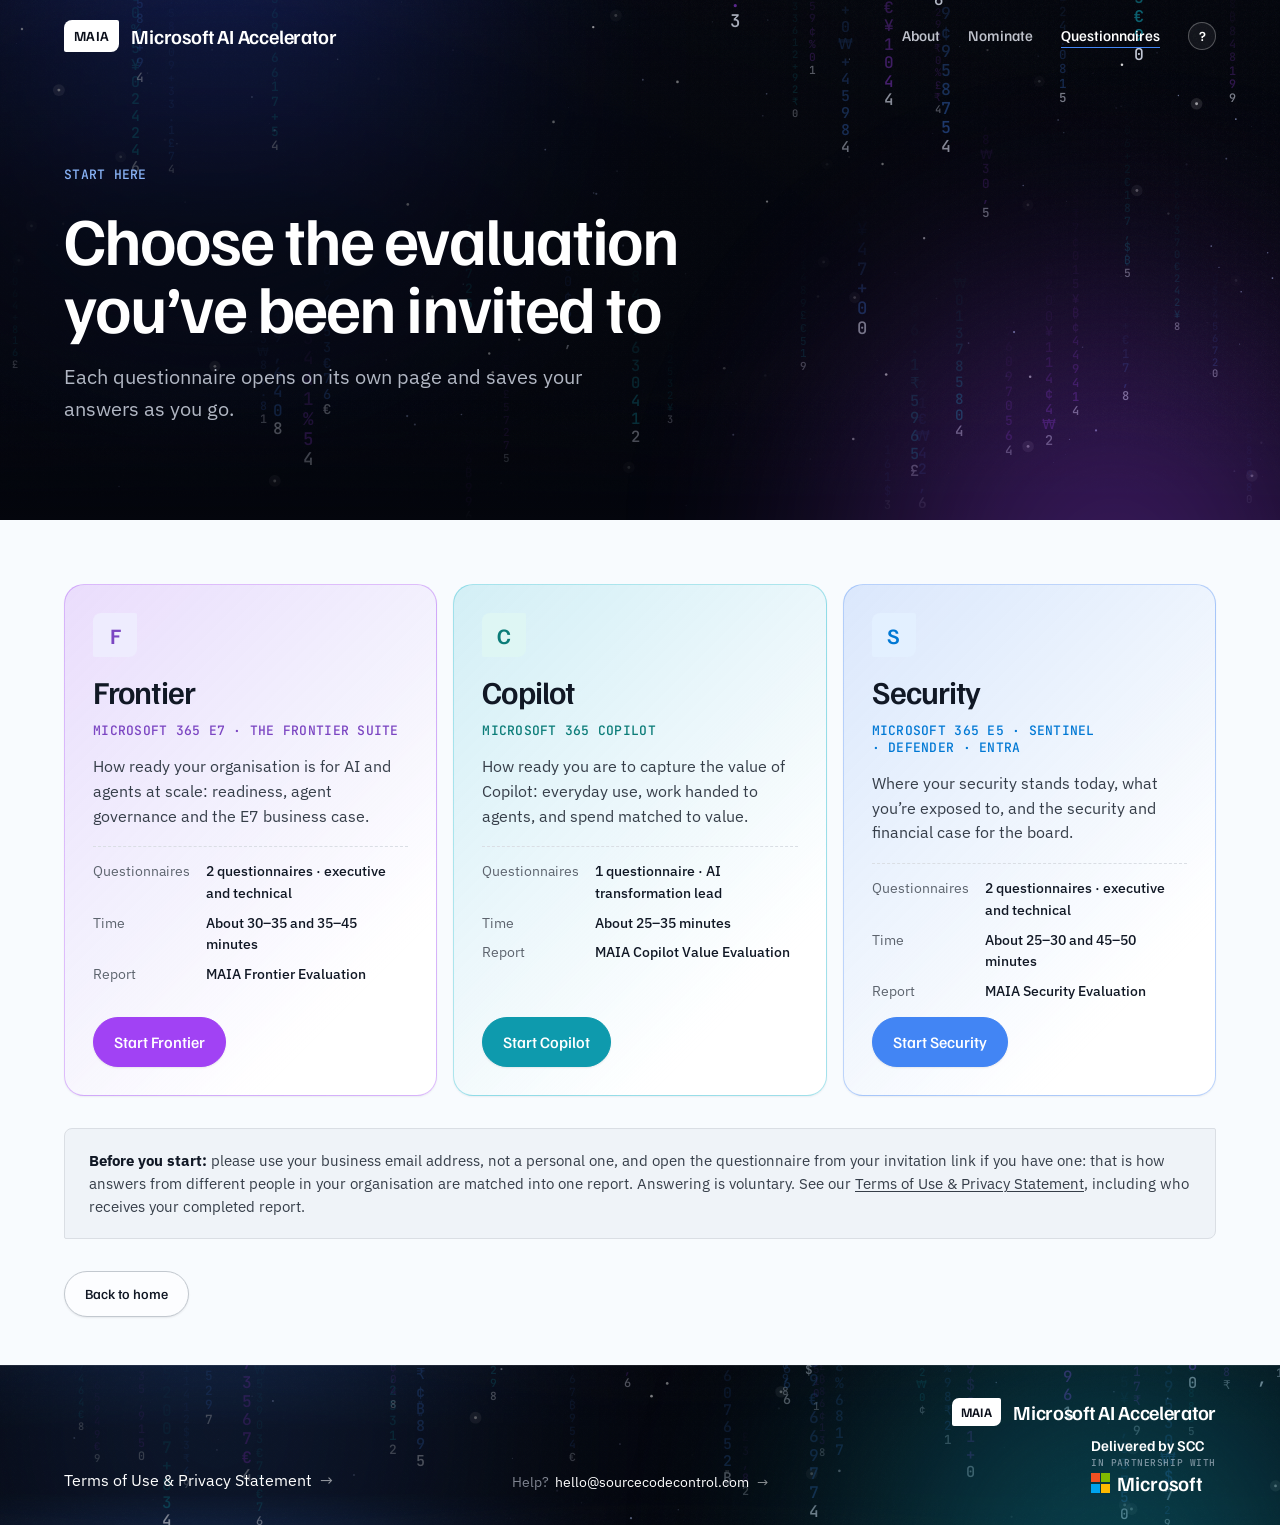
<file: questionnaires.html>
<!DOCTYPE html>
<html lang="en">
<head>
<meta charset="UTF-8">
<meta name="viewport" content="width=device-width, initial-scale=1.0">
<title>Questionnaires · Microsoft AI Accelerator</title>
<meta name="description" content="Welcome to Microsoft AI Accelerator: learn about the programme, nominate an account, or complete your Frontier, Copilot or Security questionnaires.">
<meta name="robots" content="noindex">
<link rel="icon" href="data:image/svg+xml,%3Csvg xmlns='http://www.w3.org/2000/svg' viewBox='0 0 64 64'%3E%3Crect width='64' height='64' rx='14' fill='%2317223A'/%3E%3Ctext x='32' y='40' font-family='Segoe UI,Arial' font-size='19' font-weight='700' fill='%23F5F7FB' text-anchor='middle'%3EMAIA%3C/text%3E%3C/svg%3E">
<link rel="preconnect" href="https://fonts.googleapis.com"><link rel="preconnect" href="https://fonts.gstatic.com" crossorigin><link href="https://fonts.googleapis.com/css2?family=Familjen+Grotesk:wght@500;600&amp;family=IBM+Plex+Sans:wght@400;500;600&amp;family=JetBrains+Mono:wght@500&amp;display=swap" rel="stylesheet">
<style>
body{margin:0;background:oklch(98.6% .005 250);color:oklch(21% .028 262);font:16px/1.55 'IBM Plex Sans',system-ui,sans-serif;-webkit-font-smoothing:antialiased}
a{color:inherit;text-decoration-thickness:1px;text-underline-offset:.16em}a:hover{color:oklch(48% .15 256)}
h1,h2,h3{margin:0;font-family:'Familjen Grotesk',system-ui,sans-serif;font-weight:600;letter-spacing:-.028em;line-height:1.05;text-wrap:balance}p{margin:0;text-wrap:pretty}
.wrap{width:100%;max-width:1440px;margin:0 auto;padding:0 64px;box-sizing:border-box}@media(max-width:960px){.wrap{padding:0 24px}}@media(max-width:640px){.wrap{padding:0 16px}.hide-s{display:none!important}}
.key{display:inline-flex;align-items:center;justify-content:center;gap:8px;min-height:44px;padding:0 16px;border:1px solid oklch(83% .012 252);border-radius:6px;background:oklch(99.4% .003 250);color:oklch(21% .028 262);font:500 14px/1 'Familjen Grotesk',sans-serif;box-shadow:0 3px 0 0 oklch(80% .016 254),0 6px 8px -4px oklch(21% .028 262/.28),inset 0 1px 0 #fff;text-decoration:none;white-space:nowrap;cursor:pointer;transition:transform .12s}
.key:hover{transform:translateY(-1px);color:oklch(21% .028 262)}.key:active{transform:translateY(3px);box-shadow:inset 0 1px 2px oklch(21% .028 262/.14)}
.key.p{min-height:48px;padding:0 24px;font-size:16px;background:oklch(48% .15 256);border-color:oklch(36% .13 260);color:#fff;box-shadow:0 3px 0 0 oklch(36% .13 260),0 6px 8px -4px oklch(30% .12 260/.45),inset 0 1px 0 oklch(100% 0 0/.22)}.key.p:hover{color:#fff}
.card{display:block;box-sizing:border-box;background:oklch(98.6% .005 250);border:1px solid oklch(90% .009 252);border-radius:16px 4px 16px 4px;box-shadow:0 1px 2px oklch(21% .028 262/.06);text-decoration:none;color:inherit;transition:border-color .22s}a.card:hover{border-color:oklch(72% .09 256);color:inherit}a.card:hover .key{transform:translateY(-1px)}
.eb{font:500 13px/1.3 'JetBrains Mono',ui-monospace,monospace;letter-spacing:.02em;text-transform:uppercase;color:oklch(48% .15 256)}
.dots{background-image:radial-gradient(circle,oklch(81% .045 255) 1px,transparent 1.4px);background-size:8px 16px}.dots-d{background-image:radial-gradient(circle,oklch(41% .05 260) 1px,transparent 1.4px);background-size:8px 16px}
.inp{width:100%;box-sizing:border-box;min-height:44px;padding:10px 12px;border:1px solid oklch(83% .012 252);border-radius:6px;background:#fff;color:inherit;font:16px/1.4 'IBM Plex Sans',sans-serif}
.opt{display:flex;gap:12px;align-items:flex-start;width:100%;box-sizing:border-box;text-align:left;padding:12px 14px;border:1px solid oklch(83% .012 252);border-radius:6px;background:#fff;color:inherit;font:16px/1.45 'IBM Plex Sans',sans-serif;cursor:pointer}.opt:hover{border-color:oklch(48% .15 256)}.opt.on{border-color:oklch(48% .15 256);background:oklch(95% .028 256);box-shadow:0 0 0 1px oklch(48% .15 256)}
.tbl{width:100%;border-collapse:collapse;font-size:14px}.tbl th{text-align:left;font:500 12px/1.2 'JetBrains Mono',monospace;text-transform:uppercase;color:oklch(50% .018 258);padding:10px;border:0;border-bottom:1px solid oklch(90% .009 252);white-space:nowrap;background:oklch(98.6% .005 250)}.tbl td{padding:6px 10px;border:0;border-top:1px solid oklch(90% .009 252);vertical-align:middle}.tbl tbody tr:first-child td{border-top:0}.rc>div:first-child{border-top:0!important}.tbl .inp{min-height:38px;padding:7px 9px;font-size:14px}
:focus-visible{outline:2px solid oklch(48% .15 256);outline-offset:2px}[hidden]{display:none!important}@media(prefers-reduced-motion:reduce){*{transition:none!important;animation:none!important}}
.g3{display:grid;grid-template-columns:repeat(3,minmax(0,1fr));gap:16px}@media(max-width:960px){.g3{grid-template-columns:minmax(0,1fr)}}
.key.p.tf{background:#7B45C2;border-color:#5B2F99;box-shadow:0 3px 0 0 #5B2F99,0 6px 8px -4px rgb(91 47 153/.45),inset 0 1px 0 rgb(255 255 255/.22)}.key.p.tc{background:#0B7C78;border-color:#075B58;box-shadow:0 3px 0 0 #075B58,0 6px 8px -4px rgb(7 91 88/.45),inset 0 1px 0 rgb(255 255 255/.22)}.key.p.ts{background:#0078D4;border-color:#005A9E;box-shadow:0 3px 0 0 #005A9E,0 6px 8px -4px rgb(0 90 158/.45),inset 0 1px 0 rgb(255 255 255/.22)}#motionBtn{right:16px!important;bottom:16px!important;min-height:36px!important;background:oklch(98.6% .005 250/.88)!important;backdrop-filter:blur(6px)}.nowrap{white-space:nowrap}
.tcard{background:linear-gradient(135deg,rgb(var(--tc)/.16) 0%,rgb(var(--tc)/.05) 45%,#fff 80%)!important;border-color:rgb(var(--tc)/.35)!important}
.tcard:hover{border-color:rgb(var(--tc)/.6)!important}
</style>
<link rel="stylesheet" href="assets/maia.css">
<script src="assets/maia.js" defer></script>
</head>
<body>
<div style="min-height:100vh;background:oklch(98.6% .005 250)">
<header class="wrap" style="display:flex;align-items:center;justify-content:space-between;gap:24px;min-height:72px;border-bottom:1px solid oklch(90% .009 252);background:oklch(98.6% .005 250);position:relative;z-index:10">
<a href="index.html#home" data-keep style="display:inline-flex;align-items:center;gap:12px;text-decoration:none;color:oklch(21% .028 262);min-width:0"><span aria-hidden="true" style="height:32px;padding:0 10px;display:grid;place-items:center;flex-shrink:0;border-radius:8px 2px;background:oklch(21% .028 262);color:oklch(98.6% .005 250);font:600 14px/1 'Familjen Grotesk',system-ui,sans-serif;letter-spacing:.02em">MAIA</span><span style="font:600 20px/1.1 'Familjen Grotesk',system-ui,sans-serif;letter-spacing:-.01em;white-space:nowrap">Microsoft AI Accelerator</span></a>
<nav aria-label="Site" style="display:flex;align-items:center;gap:28px"><a href="about.html" data-keep class="hide-s" style="font:500 15px/1 'Familjen Grotesk',system-ui,sans-serif;text-decoration:none;color:oklch(36% .022 260);">About</a><a href="nominate.html" data-keep class="hide-s" style="font:500 15px/1 'Familjen Grotesk',system-ui,sans-serif;text-decoration:none;color:oklch(36% .022 260);">Nominate</a><a href="questionnaires.html" data-keep class="hide-s" style="font:500 15px/1 'Familjen Grotesk',system-ui,sans-serif;text-decoration:none;color:oklch(21% .028 262);text-decoration:underline;text-decoration-color:oklch(48% .15 256);text-underline-offset:6px;">Questionnaires</a></nav>
</header>
<main>
<section class="space" data-palette="frontier,copilot,security"><div class="space-bg" aria-hidden="true"><canvas></canvas><div class="veil"></div><div class="grain"></div><div class="fade"></div></div><div class="wrap" style="position:relative;z-index:2;padding-top:96px;padding-bottom:96px"><div data-shield="0.03" style="display:grid;gap:20px;max-width:900px">
<p class="eb">Start here</p>
<h1 data-words style="font-size:clamp(40px,4vw + 16px,76px);line-height:1.02;max-width:18ch">Choose the evaluation you’ve been invited to</h1>
<p style="font-size:clamp(18px,.35vw + 16px,22px);color:oklch(36% .022 260);max-width:46ch">Each questionnaire opens on its own page and saves your answers as you go.</p>
</div></div><button type="button" id="motionBtn" aria-pressed="false" style="position:absolute;right:24px;bottom:16px;z-index:3;min-height:44px;padding:0 12px;border:1px solid oklch(90% .009 252);border-radius:6px;background:oklch(98.6% .005 250);color:oklch(50% .018 258);font:500 13px/1 'IBM Plex Sans',sans-serif;cursor:pointer">Pause motion</button></section>
<section class="wrap" style="padding-top:64px;padding-bottom:48px">
<div class="g3" data-reveal>
<a class="card tcard" href="frontier.html" data-keep style="--tc:161 66 244;padding:28px;display:flex;flex-direction:column;gap:14px">
<span aria-hidden="true" style="width:44px;height:44px;display:grid;place-items:center;border-radius:8px 2px;background:oklch(95% .025 292);color:#7B45C2;font:600 22px/1 'Familjen Grotesk',system-ui,sans-serif">F</span>
<h2 style="font-size:32px;margin-top:4px">Frontier</h2>
<p class="eb" style="color:#7B45C2">Microsoft 365 E7 · the Frontier Suite</p>
<p style="color:oklch(36% .022 260)">How ready your organisation is for AI and agents at scale: readiness, agent governance and the E7 business case.</p>
<dl style="margin:4px 0 0;display:grid;grid-template-columns:auto 1fr;gap:8px 16px;font-size:14px;border-top:1px dashed oklch(90% .009 252);padding-top:14px">
<dt style="color:oklch(50% .018 258)">Questionnaires</dt><dd style="margin:0;font-weight:500">2 questionnaires · executive and technical</dd>
<dt style="color:oklch(50% .018 258)">Time</dt><dd style="margin:0;font-weight:500">About 30–35 and 35–45 minutes</dd>
<dt style="color:oklch(50% .018 258)">Report</dt><dd style="margin:0;font-weight:500">MAIA Frontier Evaluation</dd></dl>
<span class="key p tf" style="margin-top:auto;align-self:flex-start">Start Frontier</span>
</a>
<a class="card tcard" href="copilot.html" data-keep style="--tc:18 181 203;padding:28px;display:flex;flex-direction:column;gap:14px">
<span aria-hidden="true" style="width:44px;height:44px;display:grid;place-items:center;border-radius:8px 2px;background:oklch(95.5% .025 190);color:#0B7C78;font:600 22px/1 'Familjen Grotesk',system-ui,sans-serif">C</span>
<h2 style="font-size:32px;margin-top:4px">Copilot</h2>
<p class="eb" style="color:#0B7C78">Microsoft 365 Copilot</p>
<p style="color:oklch(36% .022 260)">How ready you are to capture the value of Copilot: everyday use, work handed to agents, and spend matched to value.</p>
<dl style="margin:4px 0 0;display:grid;grid-template-columns:auto 1fr;gap:8px 16px;font-size:14px;border-top:1px dashed oklch(90% .009 252);padding-top:14px">
<dt style="color:oklch(50% .018 258)">Questionnaires</dt><dd style="margin:0;font-weight:500">1 questionnaire · AI transformation lead</dd>
<dt style="color:oklch(50% .018 258)">Time</dt><dd style="margin:0;font-weight:500">About 25–35 minutes</dd>
<dt style="color:oklch(50% .018 258)">Report</dt><dd style="margin:0;font-weight:500">MAIA Copilot Value Evaluation</dd></dl>
<span class="key p tc" style="margin-top:auto;align-self:flex-start">Start Copilot</span>
</a>
<a class="card tcard" href="security.html" data-keep style="--tc:66 133 244;padding:28px;display:flex;flex-direction:column;gap:14px">
<span aria-hidden="true" style="width:44px;height:44px;display:grid;place-items:center;border-radius:8px 2px;background:oklch(95% .028 256);color:#0078D4;font:600 22px/1 'Familjen Grotesk',system-ui,sans-serif">S</span>
<h2 style="font-size:32px;margin-top:4px">Security</h2>
<p class="eb" style="color:#0078D4">Microsoft 365 E5 <span class="nowrap">· Sentinel</span> <span class="nowrap">· Defender</span> <span class="nowrap">· Entra</span></p>
<p style="color:oklch(36% .022 260)">Where your security stands today, what you’re exposed to, and the security and financial case for the board.</p>
<dl style="margin:4px 0 0;display:grid;grid-template-columns:auto 1fr;gap:8px 16px;font-size:14px;border-top:1px dashed oklch(90% .009 252);padding-top:14px">
<dt style="color:oklch(50% .018 258)">Questionnaires</dt><dd style="margin:0;font-weight:500">2 questionnaires · executive and technical</dd>
<dt style="color:oklch(50% .018 258)">Time</dt><dd style="margin:0;font-weight:500">About 25–30 and 45–50 minutes</dd>
<dt style="color:oklch(50% .018 258)">Report</dt><dd style="margin:0;font-weight:500">MAIA Security Evaluation</dd></dl>
<span class="key p ts" style="margin-top:auto;align-self:flex-start">Start Security</span>
</a>
</div>
<div style="margin-top:32px;padding:20px 24px;border:1px solid oklch(90% .009 252);border-radius:8px 2px;background:oklch(96.2% .008 252);font-size:15px;color:oklch(36% .022 260)"><p><strong style="color:oklch(21% .028 262)">Before you start:</strong> please use your business email address, not a personal one, and open the questionnaire from your invitation link if you have one: that is how answers from different people in your organisation are matched into one report. Answering is voluntary. See our <a href="terms.html" data-keep>Terms of Use &amp; Privacy Statement</a>, including who receives your completed report.</p></div>
<div style="margin-top:32px"><a class="key" href="index.html#home" data-keep>Back to home</a></div>
</section>
</main>
<footer class="space foot" data-palette="copilot,security,frontier" style="--accent-a:#4285F4;--accent-b:#12B5CB"><div class="space-bg" aria-hidden="true"><canvas></canvas><div class="veil-soft"></div><div class="grain"></div></div>
<div class="wrap foot-in">
<a class="fa f-terms" href="terms.html" data-keep>Terms of Use &amp; Privacy Statement <span aria-hidden="true">→</span></a>
<p class="f-help"><span class="muted">Help?</span> <a class="fa" href="mailto:hello@sourcecodecontrol.com">hello@sourcecodecontrol.com <span aria-hidden="true">→</span></a></p>
<div class="f-brand">
<div class="foot-brand"><span class="logo" aria-hidden="true">MAIA</span><p class="wm">Microsoft AI Accelerator</p></div>
<div class="partner-box" aria-label="Delivered by SCC in partnership with Microsoft"><span class="pb1">Delivered by SCC</span><span class="pb2">in partnership with</span><span class="pb3"><span class="mslogo" aria-hidden="true"><i></i><i></i><i></i><i></i></span><span class="msw">Microsoft</span></span></div>
</div>
</div>
</footer>
</div>
<script>
/* ?track=frontier|copilot|security sends invitation links straight to the right track, keeping the other parameters */
(function(){try{var p=new URLSearchParams(location.search),t=(p.get('track')||'').toLowerCase(),m={frontier:'frontier.html',copilot:'copilot.html',security:'security.html'};if(m[t]){p.delete('track');var q=p.toString();location.replace(m[t]+(q?'?'+q:''));}}catch(e){}})();
</script><script>
/* carry the invitation parameters (?project=…, ?invite=…, ?company=…, ?domain=…) to the next page */
(function(){try{var q=location.search;if(!q)return;document.querySelectorAll('a[data-keep]').forEach(function(a){var h=a.getAttribute('href');if(!h||h.indexOf('?')>=0||h.indexOf('#')===0)return;var i=h.indexOf('#');a.setAttribute('href',i<0?h+q:h.slice(0,i)+q+h.slice(i));});}catch(e){}})();
</script>
<script>
/* motion background: the character field (pause button bottom right; still for reduced motion) */
class DCLogic{constructor(){this.state={};}setState(p,cb){Object.assign(this.state,p);var b=document.getElementById('motionBtn');if(b){b.setAttribute('aria-pressed',String(!!this.state.paused));b.textContent=this.state.paused?'Play motion':'Pause motion';}if(cb)cb();}}
class Component extends DCLogic {
  state = { paused: false };

  setRoot = (el) => { this.rootEl = el; };
  componentWillUnmount() { this.dead = true; if (this.onResize) window.removeEventListener('resize', this.onResize); }
  fieldVals() { const p = !!(this.state && this.state.paused);
    return { setRoot: this.setRoot, paused: p, motionLabel: p ? 'Play motion' : 'Pause motion', toggleMotion: () => this.setState({ paused: !p }) }; }
  startField() {
    const root = this.rootEl; if (!root || !root.querySelectorAll) return;
    const self = this, CW = 8, CH = 16, RAMP = ' .:-=+*#%@', PAL = ['oklch(89% .025 254)','oklch(81% .045 255)','oklch(70% .085 256)','oklch(60% .13 257)','oklch(41% .16 260)'];
    const reduce = window.matchMedia ? window.matchMedia('(prefers-reduced-motion: reduce)').matches : false;
    const clamp = (v,a,b) => v<a?a:v>b?b:v;
    const noise = (c,r,t) => (Math.sin(c*0.09+t*0.5)+Math.sin(r*0.21-t*0.35)+Math.sin((c*0.6+r)*0.11+t*0.27)+Math.sin(c*0.023-r*0.13+t*0.15+Math.sin(r*0.05+t*0.1))+4)/8;
    const fields = [].slice.call(root.querySelectorAll('canvas[data-field]')).map((canvas) => {
      const ctx = canvas.getContext && canvas.getContext('2d'); if (!ctx) return null;
      const host = canvas.closest('section') || canvas.parentElement;
      const f = { canvas, ctx, host, w:0, h:0, shield:[], pointer:null };
      host.addEventListener('pointermove', (e) => { const r = canvas.getBoundingClientRect(); f.pointer = { x:e.clientX-r.left, y:e.clientY-r.top }; });
      host.addEventListener('pointerleave', () => { f.pointer = null; });
      f.resize = () => { const r = canvas.getBoundingClientRect(), dpr = Math.min(window.devicePixelRatio||1, 2);
        f.w = r.width; f.h = r.height; canvas.width = Math.max(1, Math.round(r.width*dpr)); canvas.height = Math.max(1, Math.round(r.height*dpr)); ctx.setTransform(dpr,0,0,dpr,0,0);
        f.shield = [].slice.call(host.querySelectorAll('[data-shield]')).map((el) => { const a = el.getBoundingClientRect(), k = parseFloat(el.getAttribute('data-shield')); const pad = k > 0.2 ? 8 : 28;
          return { l:a.left-r.left-pad, t:a.top-r.top-pad, r:a.right-r.left+pad, b:a.bottom-r.top+pad, k: isNaN(k) ? 0.12 : k }; }); };
      return f; }).filter(Boolean);
    if (!fields.length) return;
    const draw = (f, t) => { const ctx = f.ctx, cols = Math.ceil(f.w/CW), rows = Math.ceil(f.h/CH); let last = null;
      ctx.clearRect(0,0,f.w,f.h); ctx.font = "500 12px 'JetBrains Mono', monospace"; ctx.textAlign = 'center'; ctx.textBaseline = 'middle';
      for (let r = 0; r < rows; r++) { const y = r*CH+CH/2;
        for (let c = 0; c < cols; c++) { const x = c*CW+CW/2, n = noise(c,r,t); let e = clamp((n-0.34)/0.5,0,1); e = e*e*(3-2*e);
          const reach = 0.45+0.55*Math.min(1, x/(f.w*0.9)); let d = e*reach*1.25;
          if (f.pointer) { const px = x-f.pointer.x, py = y-f.pointer.y, pd = Math.sqrt(px*px+py*py); if (pd < 130) d += 0.4*(1-pd/130)*n; }
          for (let s = 0; s < f.shield.length; s++) { const S = f.shield[s]; if (x>S.l && x<S.r && y>S.t && y<S.b) { d *= S.k; break; } }
          if (d < 0.1) continue;
          const lv = d<0.3?0:d<0.48?1:d<0.66?2:d<0.85?3:4, col = PAL[lv];
          if (col !== last) { ctx.fillStyle = col; last = col; }
          ctx.fillText(RAMP[clamp(Math.floor(d*10),1,9)], x, y); } } };
    const still = () => fields.forEach((f) => draw(f, 2.4));
    const resizeAll = () => fields.forEach((f) => f.resize());
    resizeAll();
    this.onResize = () => { resizeAll(); if (reduce || self.state.paused) still(); };
    window.addEventListener('resize', this.onResize);
    if (document.fonts && document.fonts.ready) document.fonts.ready.then(() => { if (!self.dead) self.onResize(); });
    const t0 = performance.now(); let lastT = 0;
    const frame = (now) => { if (self.dead) return; if (!self.state.paused && now-lastT >= 33) { lastT = now; fields.forEach((f) => draw(f, (now-t0)/1000)); } requestAnimationFrame(frame); };
    if (reduce) still(); else requestAnimationFrame(frame);
  }

  componentDidMount() { this.startField(); }
  renderVals() { return { ...this.fieldVals() }; }
}
(function(){try{var c=new Component();c.rootEl=document.body;if(c.componentDidMount)c.componentDidMount();var b=document.getElementById('motionBtn');if(b)b.onclick=function(){c.setState({paused:!c.state.paused});};}catch(e){}})();
</script>
</body>
</html>
</file>
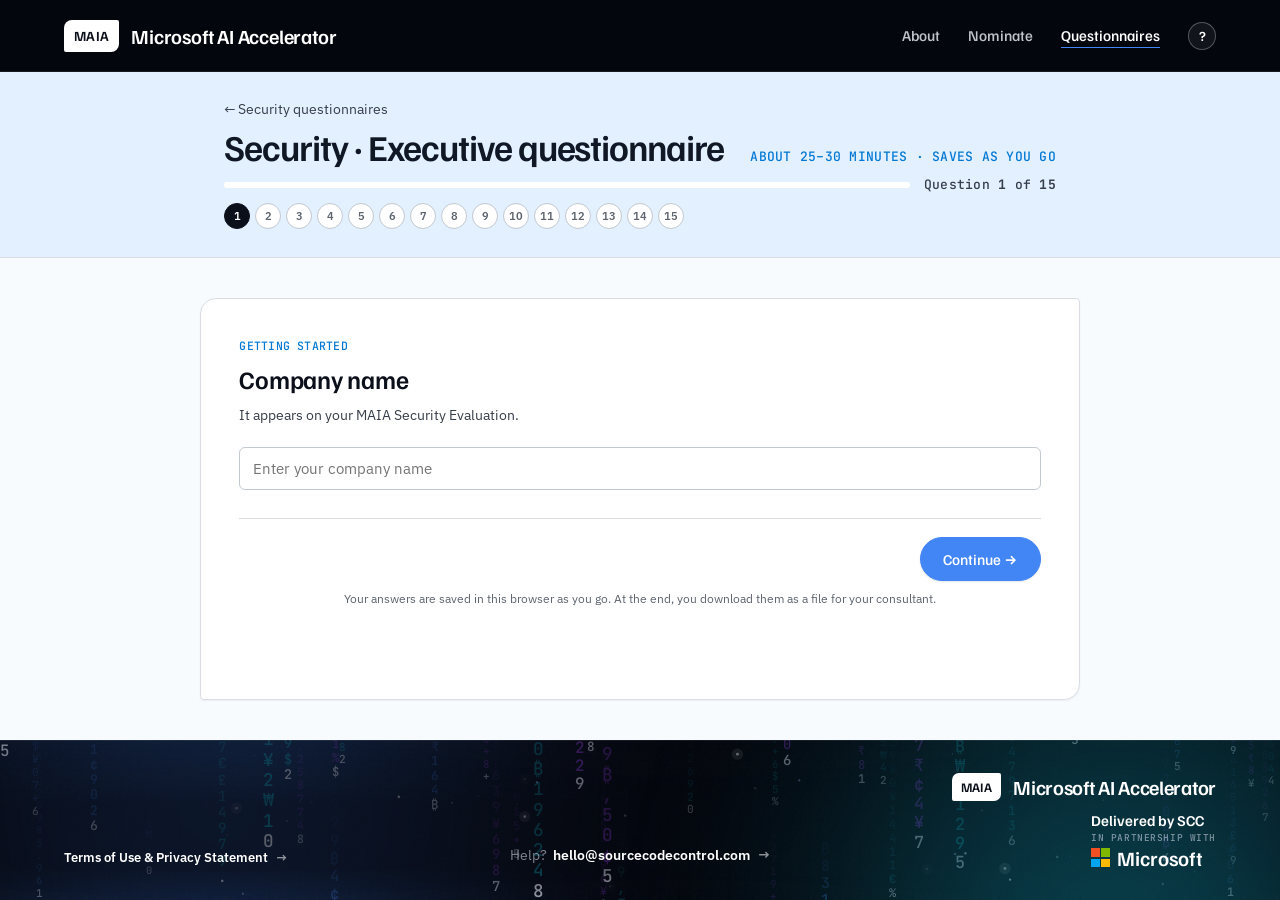
<file: security-executive.html>
<!DOCTYPE html>
<html lang="en">
<head>
<meta charset="UTF-8">
<meta name="viewport" content="width=device-width, initial-scale=1.0">
<title>Microsoft AI Accelerator for Security · Executive Questionnaire</title>
<meta name="description" content="Microsoft AI Accelerator for Security: executive questionnaire for your Security evaluation.">
<meta name="robots" content="noindex">
<link rel="icon" href="data:image/svg+xml,%3Csvg xmlns='http://www.w3.org/2000/svg' viewBox='0 0 64 64'%3E%3Crect width='64' height='64' rx='14' fill='%2317223A'/%3E%3Ctext x='32' y='40' font-family='Segoe UI,Arial' font-size='19' font-weight='700' fill='%23F5F7FB' text-anchor='middle'%3EMAIA%3C/text%3E%3C/svg%3E">
<style>
/* Microsoft AI Accelerator · questionnaire engine styles (shared by every track) */
:root{
  --ink:#0B1F3A;--ink2:#3D4A5C;--muted:#6B7686;--line:#D8E2EA;--line2:#B9C7D2;--surface:#FFFFFF;
  --ok:#107C10;--okT:#E9F6E8;--err:#A4262C;--errT:#FDF0F0;--radius:14px;
  --shadow:0 1px 2px rgba(11,31,58,.05),0 8px 28px rgba(11,31,58,.07);
  --font:'Segoe UI Variable Text','Segoe UI',-apple-system,BlinkMacSystemFont,Roboto,'Helvetica Neue',Arial,sans-serif;
  --font-d:'Segoe UI Variable Display','Segoe UI',-apple-system,BlinkMacSystemFont,Roboto,'Helvetica Neue',Arial,sans-serif;
}
/* track themes */
body.t-frontier{--c:#7B45C2;--cd:#3B1366;--c2:#9B6BDA;--c3:#DCCBF4;--tint:#F4EEFC;--tint2:#E9DDF8;--bg:#F9F7FC;--glow1:rgba(123,69,194,.16);--glow2:rgba(244,150,120,.14)}
body.t-copilot{--c:#0B7C78;--cd:#073B3F;--c2:#1F9A90;--c3:#8FD3C9;--tint:#F1FAF8;--tint2:#E0F4F1;--bg:#F6FBFA;--glow1:rgba(11,124,120,.14);--glow2:rgba(120,200,255,.14)}
body.t-security{--c:#0078D4;--cd:#033870;--c2:#085493;--c3:#C5E6FF;--tint:#EEF6FD;--tint2:#DCEBFA;--bg:#F5F9FE;--glow1:rgba(0,120,212,.13);--glow2:rgba(20,200,170,.10)}
body.t-main{--c:#0B5CAD;--cd:#0B1F3A;--c2:#2B6CB0;--c3:#C9DAF0;--tint:#F2F6FB;--tint2:#E3ECF7;--bg:#F7F8FB;--glow1:rgba(123,69,194,.10);--glow2:rgba(11,124,120,.10)}

*,*::before,*::after{box-sizing:border-box}
html{-webkit-text-size-adjust:100%}
body{margin:0;min-height:100vh;font-family:var(--font);color:var(--ink);background:var(--bg);display:flex;flex-direction:column;
  background-image:radial-gradient(1100px 520px at 105% -10%,var(--glow1),transparent 60%),radial-gradient(900px 480px at -10% 110%,var(--glow2),transparent 60%);background-attachment:fixed}
@media (prefers-reduced-motion:reduce){*{animation:none!important;transition:none!important;scroll-behavior:auto!important}}
a{color:var(--c)}
.accent{height:4px;background:linear-gradient(90deg,var(--cd),var(--c),var(--c3));flex-shrink:0}
.topbar{display:flex;align-items:center;justify-content:space-between;gap:12px;padding:14px clamp(16px,4vw,48px);background:rgba(255,255,255,.82);backdrop-filter:saturate(1.4) blur(10px);border-bottom:1px solid var(--line);position:sticky;top:0;z-index:20}
.brand{display:flex;align-items:center;gap:10px;text-decoration:none;color:var(--ink);min-width:0}
.brand .mk{width:30px;height:30px;border-radius:9px;background:linear-gradient(135deg,var(--cd),var(--c));display:grid;place-items:center;color:#fff;font-weight:700;font-size:13px;letter-spacing:.02em;flex-shrink:0}
.brand .bt{font-weight:600;font-size:15px;line-height:1.15;white-space:nowrap;overflow:hidden;text-overflow:ellipsis}
.brand .bt b{color:var(--c);font-weight:600}
.brand .bs{display:block;font-size:11.5px;font-weight:500;color:var(--muted);letter-spacing:.02em}
.topbar .right{display:flex;align-items:center;gap:10px;flex-shrink:0}
.pill{font-size:12.5px;color:var(--ink2);background:var(--surface);border:1px solid var(--line);padding:6px 11px;border-radius:999px;white-space:nowrap}
.toplink{font-size:13px;font-weight:600;color:var(--ink2);text-decoration:none;padding:6px 4px}
.toplink:hover{color:var(--c)}
@media(max-width:620px){.pill.hide-s,.toplink.hide-s{display:none}}

.company-strip{display:none;align-items:center;gap:12px;background:var(--tint2);border-bottom:1px solid var(--line);padding:10px clamp(16px,4vw,48px);font-size:13.5px;color:var(--cd)}
.company-strip.show{display:flex}
.badge{width:34px;height:34px;border-radius:9px;background:var(--c);color:#fff;font-weight:700;display:grid;place-items:center;flex-shrink:0;font-size:13px}

/* ---------- hero (landing of every page) ---------- */
.hero{flex:1;display:flex;align-items:center;justify-content:center;padding:clamp(24px,5vw,64px) clamp(16px,4vw,48px)}
.hero-in{width:100%;max-width:1120px;display:grid;grid-template-columns:minmax(0,1.15fr) minmax(0,.85fr);gap:clamp(24px,5vw,64px);align-items:center}
.eyebrow{font-size:12px;letter-spacing:.16em;text-transform:uppercase;color:var(--c);font-weight:600;margin:0 0 14px}
.h-title{font-family:var(--font-d);font-weight:600;font-size:clamp(38px,6vw,64px);line-height:1.02;letter-spacing:-.02em;margin:0 0 6px;color:var(--c)}
.h-title span{display:block;color:var(--ink)}
.h-sub{font-size:clamp(17px,2vw,20px);font-weight:600;color:var(--ink);margin:18px 0 10px;line-height:1.35}
.lead{font-size:16px;line-height:1.65;color:var(--ink2);margin:0 0 22px;max-width:60ch}
.meta{display:flex;flex-wrap:wrap;gap:8px 18px;margin:0 0 18px;font-size:14px;color:var(--ink2)}
.meta strong{color:var(--ink)}
.chips{display:flex;flex-wrap:wrap;gap:7px;margin:0 0 24px}
.chip{font-size:12.5px;font-weight:600;color:var(--cd);background:var(--tint2);border:1px solid var(--line);padding:5px 11px;border-radius:999px}
.note{font-size:13.5px;color:var(--ink2);line-height:1.55;background:var(--surface);border:1px solid var(--line);border-left:4px solid var(--c);border-radius:10px;padding:12px 14px;margin:0 0 18px;max-width:62ch}
.note b{color:var(--ink)}
.terms-note{font-size:13px;color:var(--muted);line-height:1.5;margin:14px 0 0;max-width:60ch}
.terms-note a{font-weight:600}
.cover{position:relative;justify-self:center;width:100%;max-width:420px}
.cover img{display:block;width:100%;height:auto;border-radius:22px;box-shadow:0 30px 60px -20px rgba(11,31,58,.35),0 10px 24px -12px rgba(11,31,58,.25)}
.cover .tag{position:absolute;left:-18px;bottom:28px;background:var(--surface);border:1px solid var(--line);border-radius:14px;padding:12px 16px;box-shadow:var(--shadow);font-size:13px;color:var(--ink2);max-width:240px}
.cover .tag b{display:block;font-size:20px;color:var(--c);font-weight:700;line-height:1.1;margin-bottom:2px}
@media(max-width:860px){.hero-in{grid-template-columns:1fr}.cover{order:-1;max-width:260px}.cover .tag{left:auto;right:-8px;bottom:14px}}
@media(max-width:480px){.cover{max-width:170px}.cover img{border-radius:16px}.cover .tag{display:none}}

/* buttons */
.btn{font-family:inherit;font-weight:600;font-size:15px;padding:12px 22px;border-radius:10px;border:1px solid transparent;cursor:pointer;display:inline-flex;align-items:center;gap:8px;text-decoration:none;transition:background .15s,border-color .15s,color .15s,transform .05s;line-height:1.2}
.btn:active{transform:translateY(1px)}
.btn-p{background:var(--c);color:#fff}
.btn-p:hover{background:var(--cd)}
.btn-p:disabled{opacity:.5;cursor:not-allowed}
.btn-o{background:var(--surface);color:var(--c);border-color:var(--c)}
.btn-o:hover{background:var(--tint)}
.btn-g{background:transparent;color:var(--ink2);padding:12px 8px}
.btn-g:hover{color:var(--c)}
.btn-g:disabled{visibility:hidden}
.btn-row{display:flex;flex-wrap:wrap;gap:10px;align-items:center}
.resume{margin:0 0 18px;background:var(--tint);border:1px solid var(--c3);border-radius:12px;padding:12px 14px;font-size:14px;color:var(--cd);display:none;max-width:62ch}
.resume.show{display:block}
.resume .btn-row{margin-top:8px}
.resume .btn{padding:8px 14px;font-size:13.5px}

/* ---------- form shell ---------- */
.shell{flex:1;display:none;justify-content:center;padding:26px clamp(12px,4vw,48px) 40px}
.shell.show{display:flex}
.stage{width:100%;max-width:760px;background:var(--surface);border:1px solid var(--line);border-radius:18px;box-shadow:var(--shadow);padding:clamp(20px,4vw,40px)}
.stage.wide{max-width:980px}
.prog{display:flex;align-items:center;gap:14px;margin:0 0 10px}
.bar{flex:1;height:6px;background:var(--tint2);border-radius:99px;overflow:hidden}
.bar i{display:block;height:100%;width:0;background:linear-gradient(90deg,var(--c),var(--c2));border-radius:99px;transition:width .35s}
.prog-l{font-size:13px;color:var(--ink2);white-space:nowrap}
.dots{display:flex;flex-wrap:wrap;gap:5px;margin:0 0 24px}
.dots button{width:26px;height:26px;border-radius:50%;border:1px solid var(--line2);background:var(--surface);color:var(--muted);font:600 11px var(--font);cursor:pointer;padding:0}
.dots button:hover{border-color:var(--c);color:var(--c)}
.dots button.done{background:var(--tint2);border-color:color-mix(in srgb,var(--cd) 40%,transparent);color:var(--cd)}
.dots button.cur{background:var(--c);border-color:var(--c);color:#fff}
.secnav{display:flex;flex-wrap:wrap;gap:6px;margin:0 0 24px}
.secnav button{font:600 12px var(--font);border:1px solid var(--line);background:var(--surface);color:var(--ink2);border-radius:999px;padding:6px 11px;cursor:pointer}
.secnav button.done{background:var(--tint2);border-color:var(--tint2);color:var(--cd)}
.secnav button.cur{background:var(--c);border-color:var(--c);color:#fff}
.step{animation:rise .3s cubic-bezier(.2,.7,.3,1)}
@keyframes rise{from{opacity:0;transform:translateY(8px)}to{opacity:1;transform:none}}
.shake{animation:shake .35s}
@keyframes shake{0%,100%{transform:none}25%{transform:translateX(-5px)}75%{transform:translateX(5px)}}
.q-eyebrow{font-size:11.5px;font-weight:700;letter-spacing:.09em;text-transform:uppercase;color:var(--c);margin:0 0 10px}
.opt-tag{font-size:10.5px;font-weight:700;letter-spacing:.05em;color:var(--muted);background:var(--bg);border:1px solid var(--line);padding:2px 8px;border-radius:99px;margin-left:8px;vertical-align:1px}
.q-title{font-family:var(--font-d);font-weight:600;font-size:clamp(20px,3vw,25px);line-height:1.3;margin:0 0 10px}
.q-ctx{font-size:14px;color:var(--ink2);margin:0 0 20px;line-height:1.55}
.sec-intro{font-size:14.5px;color:var(--ink2);margin:-2px 0 22px;line-height:1.55}
.q{margin:0 0 26px}
.q:last-child{margin-bottom:6px}
.q .ql{font-weight:600;font-size:16px;line-height:1.4;margin:0 0 6px}
.q .qh{font-size:13.5px;color:var(--ink2);margin:0 0 12px;line-height:1.5}
.req{color:var(--c);margin-left:3px}
.q.missing .ql{color:var(--err)}
.q.missing .opts,.q.missing input,.q.missing textarea,.q.missing select{border-color:var(--err)}
.opts{display:flex;flex-direction:column;gap:8px}
.opts.cols{display:grid;grid-template-columns:1fr 1fr}
@media(max-width:600px){.opts.cols{grid-template-columns:1fr}}
.opt{position:relative;display:flex;align-items:flex-start;gap:12px;padding:12px 14px;border:1px solid var(--line2);border-radius:10px;background:var(--surface);cursor:pointer;font-size:15px;line-height:1.45;transition:border-color .12s,background .12s}
.opt:hover{border-color:var(--c);background:var(--tint)}
.opt input{position:absolute;opacity:0;pointer-events:none}
.ck{width:18px;height:18px;border-radius:50%;border:1.6px solid var(--line2);flex-shrink:0;margin-top:2px;position:relative;background:#fff}
.opt.multi .ck{border-radius:5px}
.opt.on{border-color:var(--c);background:var(--tint)}
.opt.on .ck{border-color:var(--c);background:var(--c)}
.opt.on .ck::after{content:'';position:absolute;inset:4.5px;border-radius:50%;background:#fff}
.opt.multi.on .ck::after{inset:2px 5px 5px 5px;border-radius:0;background:none;border:solid #fff;border-width:0 2px 2px 0;transform:rotate(45deg)}
.opt:focus-within{outline:2px solid var(--c);outline-offset:2px}
.opt .lv{font:700 11.5px var(--font);color:var(--c);background:var(--tint2);border-radius:6px;padding:2px 6px;margin-top:1px;flex-shrink:0}
.opt .od{display:block;font-size:13px;color:var(--muted);margin-top:2px}
.opt.blocked{animation:shake .35s}
.limit{font-size:12.5px;color:var(--muted);margin:8px 0 0}
.limit.hit{color:var(--err);font-weight:600}
input[type=text],input[type=email],input[type=number],input[type=month],input[type=date],select,textarea{font-family:inherit;font-size:15px;padding:11px 13px;border:1px solid var(--line2);border-radius:9px;background:#fff;color:var(--ink);width:100%}
input:focus,select:focus,textarea:focus{outline:none;border-color:var(--c);box-shadow:0 0 0 3px var(--tint2)}
textarea{min-height:110px;resize:vertical;line-height:1.5}
.lbl{display:block;font-size:12.5px;font-weight:600;color:var(--ink2);margin:0 0 6px}
.field{margin:0 0 14px}
.unit{display:flex;align-items:center;gap:10px}
.unit input{max-width:220px;font-weight:600}
.unit span{font-size:14px;color:var(--ink2)}
.other{margin-top:10px;display:none}
.other.show{display:block}
.ferr{display:none;color:var(--err);font-size:12.5px;font-weight:600;margin-top:6px}
.ferr.show{display:block}
.sug{display:flex;flex-wrap:wrap;gap:8px 14px;align-items:center;margin-top:10px;font-size:13px;color:var(--muted)}
.sug .use{font:600 12.5px var(--font);color:var(--c);background:var(--tint);border:1px solid var(--c3);border-radius:999px;padding:5px 11px;cursor:pointer}
.sug .use:hover{background:var(--tint2)}
.sug .ex b{color:var(--ink2);font-weight:600}
.consent{display:flex;gap:12px;align-items:flex-start;padding:14px;border:1px solid var(--line2);border-radius:10px;cursor:pointer;font-size:14.5px;line-height:1.5}
.consent.on{border-color:var(--c);background:var(--tint)}
.consent input{margin-top:4px;width:18px;height:18px;accent-color:var(--c);flex-shrink:0}

/* tables (estate, inventory, matrix, costs, workflows, ROI tables) */
.tblwrap{overflow-x:auto;border:1px solid var(--line);border-radius:12px;-webkit-overflow-scrolling:touch}
table.t{width:100%;border-collapse:collapse;font-size:13.5px;min-width:560px}
table.t th{text-align:left;font-size:11px;letter-spacing:.06em;text-transform:uppercase;color:var(--muted);font-weight:700;padding:10px;background:var(--bg);border-bottom:1px solid var(--line);white-space:nowrap}
table.t td{padding:8px 10px;border-top:1px solid var(--line);vertical-align:middle}
table.t td input,table.t td select{padding:8px 9px;font-size:13.5px}
table.t td.c{text-align:center}
table.ptbl td input{min-width:64px}
table.ptbl td input[data-f=name]{min-width:170px}
table.ptbl td input[data-f=salary]{min-width:96px}
table.t td.n{text-align:right;white-space:nowrap;font-variant-numeric:tabular-nums}
table.t td.v{font-weight:700;color:var(--c)}
table.t tr.off td{opacity:.55}
table.t .cat b{display:block;font-size:13.5px}
table.t .cat span{font-size:12px;color:var(--muted)}
table.t input[type=radio]{width:18px;height:18px;accent-color:var(--c)}
.mx-cards{display:none}
.fp-cat{border:1px solid var(--line);border-radius:12px;padding:12px;margin:0 0 10px;background:var(--surface)}
.fp-head{display:flex;flex-wrap:wrap;gap:10px;align-items:center;justify-content:space-between}
.fp-title{font-weight:600;font-size:14.5px;display:flex;align-items:center;gap:8px}
.fp-tag{font:700 11px var(--font);color:var(--c);background:var(--tint2);border-radius:6px;padding:2px 6px}
.fp-head select{max-width:280px;font-size:14px;padding:9px 10px}
.fp-row{display:grid;grid-template-columns:1fr 170px 34px;gap:8px;align-items:center;margin-top:8px}
.fp-row .nm{font-size:14px;font-weight:600}
.fp-row input{padding:8px 10px;font-size:14px}
.fp-x{border:1px solid var(--line);background:var(--surface);border-radius:8px;height:34px;cursor:pointer;color:var(--muted);font-size:16px}
.fp-x:hover{color:var(--err);border-color:var(--err)}
.fp-add{margin-top:8px;font:600 12.5px var(--font);color:var(--c);background:none;border:none;cursor:pointer;padding:4px 0}
@media(max-width:560px){.fp-row{grid-template-columns:1fr 120px 34px}}
.wf{border:1px solid var(--line);border-radius:12px;padding:12px 14px;margin:0 0 10px;background:var(--tint)}
.wf h4{margin:0 0 8px;font-size:11.5px;letter-spacing:.08em;text-transform:uppercase;color:var(--c)}
.wf-g{display:grid;grid-template-columns:1fr 1fr 1fr;gap:8px}
.wf-g .full{grid-column:1/-1}
.wf-g label{font-size:11.5px;font-weight:600;color:var(--ink2);display:block;margin-bottom:4px}
.wf-g input,.wf-g select{font-size:14px;padding:9px 10px}
@media(max-width:600px){.wf-g{grid-template-columns:1fr 1fr}}
.roi-note{font-size:13px;color:var(--cd);background:var(--tint2);border-radius:10px;padding:10px 12px;margin:0 0 14px}
.pt-glob{display:grid;grid-template-columns:repeat(4,1fr);gap:10px;margin:0 0 12px}
.pt-glob label{font-size:11.5px;font-weight:600;color:var(--ink2)}
.pt-glob input,.pt-glob select{margin-top:4px;font-size:14px;padding:9px 10px}
@media(max-width:700px){.pt-glob{grid-template-columns:1fr 1fr}}
.rt-total{display:flex;justify-content:space-between;gap:10px;align-items:center;margin-top:10px;padding:12px 14px;background:var(--tint);border-radius:10px;font-size:14px;color:var(--ink2)}
.rt-total b{font-size:18px;color:var(--c)}
.addrow{margin-top:8px;font:600 13px var(--font);color:var(--c);background:var(--surface);border:1px dashed var(--c3);border-radius:9px;padding:8px 12px;cursor:pointer}
.del{border:none;background:none;color:var(--muted);cursor:pointer;font-size:15px}
.del:hover{color:var(--err)}
.kt-stage{font:700 11px var(--font);border-radius:6px;padding:2px 7px;white-space:nowrap}
.kt-stage.s2{background:var(--tint2);color:var(--cd)}
.kt-stage.s3{background:var(--cd);color:#fff}
.kt-kpi b{display:block}
.kt-kpi span,.kt-src{font-size:12px;color:var(--muted)}
.kt-calc{font-size:12.5px;line-height:1.7}
.kt-calc input{width:110px;display:inline-block;padding:5px 7px!important}
.kt-calc em{font-style:normal;color:var(--muted)}
.pc{font-weight:700;color:var(--cd)}

.nav{display:flex;justify-content:space-between;align-items:center;gap:10px;margin-top:28px;padding-top:18px;border-top:1px solid var(--line)}
.save-hint{font-size:12px;color:var(--muted);text-align:center;margin-top:10px}

/* review & done */
.done-badge{display:flex;align-items:center;gap:10px;background:var(--okT);border:1px solid #C3EEC0;color:var(--ok);border-radius:10px;padding:11px 14px;font-size:14px;font-weight:600;margin:14px 0 18px}
.warn-box{background:var(--errT);border:1px solid #F1C4C6;color:var(--err);border-radius:10px;padding:12px 14px;font-size:14px;margin:12px 0}
.recap{border:1px solid var(--line);border-radius:12px;overflow:hidden;margin:0 0 18px}
.recap h3{margin:0;padding:10px 16px;font-size:11.5px;letter-spacing:.08em;text-transform:uppercase;color:var(--c);background:var(--tint);border-top:1px solid var(--line)}
.recap h3:first-child{border-top:none}
.rr{display:grid;grid-template-columns:38% 1fr auto;gap:12px;padding:10px 16px;font-size:13.5px;border-top:1px solid var(--line);align-items:start}
.rr:nth-child(even){background:#FBFCFD}
.rr .rq{color:var(--ink2)}
.rr .ra{font-weight:600;word-break:break-word}
.rr .ra.na{color:var(--muted);font-weight:500}
.rr button{font:600 12px var(--font);color:var(--c);background:none;border:none;cursor:pointer;padding:0}
@media(max-width:600px){.rr{grid-template-columns:1fr auto}.rr .rq{grid-column:1/-1}}

footer.foot{text-align:center;padding:18px clamp(16px,4vw,48px) 22px;font-size:12.5px;color:var(--muted);line-height:1.7}
footer.foot a{color:var(--ink2);font-weight:600;text-decoration:none}
footer.foot a:hover{color:var(--c);text-decoration:underline}

/* ---------- MAIN landing & track pages ---------- */
.wrap{width:100%;max-width:1160px;margin:0 auto;padding:0 clamp(16px,4vw,48px)}
.mhero{padding:clamp(36px,7vw,84px) 0 clamp(22px,4vw,40px);text-align:center}
.mhero .h-title{color:var(--ink);font-size:clamp(36px,6.4vw,68px)}
.mhero .h-title em{font-style:normal;background:linear-gradient(90deg,#7B45C2,#0B7C78 55%,#0078D4);-webkit-background-clip:text;background-clip:text;color:transparent}
.mhero .lead{margin:16px auto 0;text-align:center;font-size:17px}
.tracks{display:grid;grid-template-columns:repeat(3,1fr);gap:clamp(14px,2vw,24px);margin:clamp(26px,4vw,44px) 0}
@media(max-width:940px){.tracks{grid-template-columns:1fr;max-width:560px;margin-left:auto;margin-right:auto}}
.track{display:flex;flex-direction:column;background:var(--surface);border:1px solid var(--line);border-radius:20px;overflow:hidden;box-shadow:var(--shadow);text-decoration:none;color:var(--ink);transition:transform .2s,box-shadow .2s}
.track:hover{transform:translateY(-4px);box-shadow:0 2px 4px rgba(11,31,58,.06),0 18px 40px rgba(11,31,58,.12)}
.track .img{height:190px;background-size:cover;background-position:center 30%;position:relative}
.track .img .lbl2{position:absolute;left:16px;bottom:14px;background:rgba(255,255,255,.92);border-radius:999px;padding:5px 11px;font:700 11.5px var(--font);letter-spacing:.08em;text-transform:uppercase}
.track .bd{padding:20px 22px 22px;display:flex;flex-direction:column;flex:1}
.track h2{font-family:var(--font-d);font-size:26px;font-weight:600;margin:0 0 4px;letter-spacing:-.01em}
.track .for{font-size:13px;font-weight:600;margin:0 0 10px}
.track p{font-size:14.5px;line-height:1.55;color:var(--ink2);margin:0 0 14px}
.track ul{list-style:none;margin:0 0 18px;padding:0;font-size:13.5px;color:var(--ink2)}
.track li{display:flex;gap:8px;padding:5px 0;border-top:1px dashed var(--line)}
.track li:first-child{border-top:none}
.track li b{color:var(--ink);font-weight:600}
.track .go{margin-top:auto;display:inline-flex;align-items:center;gap:8px;font-weight:600;font-size:15px;color:#fff;border-radius:10px;padding:11px 18px;align-self:flex-start}
.tr-f .for,.tr-f .lbl2{color:#7B45C2}.tr-f .go{background:#7B45C2}.tr-f:hover .go{background:#3B1366}
.tr-c .for,.tr-c .lbl2{color:#0B7C78}.tr-c .go{background:#0B7C78}.tr-c:hover .go{background:#073B3F}
.tr-s .for,.tr-s .lbl2{color:#0078D4}.tr-s .go{background:#0078D4}.tr-s:hover .go{background:#033870}
.how{display:grid;grid-template-columns:repeat(3,1fr);gap:14px;margin:0 0 clamp(24px,4vw,40px)}
@media(max-width:760px){.how{grid-template-columns:1fr}}
.how div{background:rgba(255,255,255,.7);border:1px solid var(--line);border-radius:16px;padding:18px 18px 16px}
.how .n{width:30px;height:30px;border-radius:50%;background:var(--ink);color:#fff;display:grid;place-items:center;font-weight:700;font-size:13px;margin-bottom:10px}
.how b{display:block;font-size:15.5px;margin-bottom:4px}
.how span{font-size:13.5px;color:var(--ink2);line-height:1.5}
.sect-h{font-size:12px;letter-spacing:.16em;text-transform:uppercase;color:var(--muted);font-weight:700;text-align:center;margin:0 0 14px}
.banner{background:var(--surface);border:1px solid var(--line);border-radius:14px;padding:14px 18px;font-size:14px;line-height:1.6;color:var(--ink2);margin:0 0 clamp(26px,4vw,44px)}
.banner b{color:var(--ink)}
.qcards{display:grid;grid-template-columns:1fr 1fr;gap:16px;margin:0 0 18px}
@media(max-width:700px){.qcards{grid-template-columns:1fr}}
.qcard{background:var(--surface);border:1px solid var(--line);border-radius:16px;padding:20px 22px;box-shadow:var(--shadow);display:flex;flex-direction:column}
.qcard .hd{display:flex;align-items:center;justify-content:space-between;gap:10px;margin:0 0 10px}
.qcard .tg{font:700 11.5px var(--font);letter-spacing:.08em;text-transform:uppercase;color:var(--c);background:var(--tint2);border-radius:999px;padding:4px 10px}
.qcard .mt{font-size:12.5px;color:var(--muted)}
.qcard h3{font-family:var(--font-d);font-size:22px;font-weight:600;margin:0 0 6px}
.qcard p{font-size:14px;color:var(--ink2);line-height:1.55;margin:0 0 12px}
.qcard .chips{margin-bottom:16px}
.qcard .btn{margin-top:auto;align-self:flex-start}

/* terms */
.doc{max-width:860px;margin:0 auto;padding:clamp(24px,5vw,56px) clamp(16px,4vw,32px)}
.doc h1{font-family:var(--font-d);font-size:clamp(30px,4.6vw,44px);font-weight:600;margin:0 0 10px;letter-spacing:-.01em}
.doc .lead{max-width:none}
.doc .vmeta{font-size:13px;color:var(--muted);margin:0 0 22px}
.card{background:var(--surface);border:1px solid var(--line);border-radius:14px;padding:18px 22px;margin:0 0 12px}
.card h2{font-size:17px;margin:0 0 8px}
.card p,.card li{font-size:14.5px;line-height:1.65;color:var(--ink2)}
.card p{margin:0 0 8px}
.card p:last-child{margin-bottom:0}
.card ul{margin:0;padding-left:20px}
.card.sum{border-left:4px solid var(--c);background:linear-gradient(0deg,var(--surface),var(--surface)),var(--tint)}
.toast{position:fixed;left:50%;bottom:22px;transform:translateX(-50%);background:var(--ink);color:#fff;border-radius:10px;padding:10px 16px;font-size:14px;display:none;z-index:50;max-width:90vw}
.sr{position:absolute;width:1px;height:1px;overflow:hidden;clip:rect(0 0 0 0)}
@media print{.topbar,.nav,.dots,.secnav,footer.foot{display:none}.stage{box-shadow:none;border:none}}

</style>
<style>.homebtn{display:inline-flex;align-items:center;gap:7px;font-size:13.5px;font-weight:600;color:var(--ink);text-decoration:none;background:var(--surface);border:1px solid var(--line);border-radius:999px;padding:7px 14px 7px 12px}.homebtn:hover{border-color:var(--line2)}@media(max-width:560px){.homebtn span{display:none}.homebtn{padding:8px}}</style>
<style>.pglow{position:absolute;left:0;right:0;top:0;height:720px;z-index:-1;pointer-events:none;overflow:hidden;-webkit-mask-image:linear-gradient(#000 40%,transparent);mask-image:linear-gradient(#000 40%,transparent)}.pglow span{position:absolute;width:46%;height:460px;border-radius:50%;filter:blur(80px);opacity:.17}</style>
<link rel="preconnect" href="https://fonts.googleapis.com"><link rel="preconnect" href="https://fonts.gstatic.com" crossorigin><link href="https://fonts.googleapis.com/css2?family=Familjen+Grotesk:wght@500;600&amp;family=IBM+Plex+Sans:wght@400;500;600&amp;family=JetBrains+Mono:wght@500&amp;display=swap" rel="stylesheet">
<style id="maia-base">.wrap{width:100%;max-width:1440px;margin:0 auto;padding:0 64px;box-sizing:border-box}@media(max-width:960px){.wrap{padding:0 24px}}@media(max-width:640px){.wrap{padding:0 16px}.hide-s{display:none!important}}
header.wrap h1,header.wrap p,footer.wrap p{margin:0}footer.wrap a{color:inherit;text-underline-offset:.16em}footer.wrap{font-family:'IBM Plex Sans',system-ui,sans-serif}
.eb{font:500 13px/1.3 'JetBrains Mono',ui-monospace,monospace;letter-spacing:.02em;text-transform:uppercase;color:oklch(48% .15 256)}
[hidden]{display:none!important}</style>
<style id="maia-theme">
:root{--ink:oklch(21% .028 262);--ink2:oklch(36% .022 260);--muted:oklch(50% .018 258);--line:oklch(90% .009 252);--line2:oklch(83% .012 252);--surface:#fff;--radius:8px;--shadow:0 1px 2px oklch(21% .028 262/.06);
 --font:'IBM Plex Sans',system-ui,-apple-system,'Segoe UI',sans-serif;--font-d:'Familjen Grotesk',system-ui,'Segoe UI',sans-serif;--acc:oklch(48% .15 256);--accw:oklch(95% .028 256)}
body.t-frontier,body.t-copilot,body.t-security,body.t-main{--bg:oklch(98.6% .005 250);--glow1:transparent;--glow2:transparent;background:var(--bg)!important;background-image:none!important;-webkit-font-smoothing:antialiased;font-family:var(--font)}
body.t-frontier{--c:#7B45C2;--cd:#3B1366;--c2:#9B6BDA;--c3:#DCCBF4;--tint:oklch(97.5% .012 292);--tint2:oklch(95% .025 292)}
body.t-copilot{--c:#0B7C78;--cd:#073B3F;--c2:#1F9A90;--c3:#A8DDD6;--tint:oklch(97.5% .012 190);--tint2:oklch(95.5% .025 190)}
body.t-security{--c:#0078D4;--cd:#033870;--c2:#3A96DD;--c3:#C5E1F7;--tint:oklch(97.5% .014 256);--tint2:oklch(95% .028 256)}
body.t-main{--c:oklch(48% .15 256);--cd:oklch(36% .13 260);--c2:oklch(55% .14 256);--c3:oklch(85% .05 256);--tint:oklch(97.5% .014 256);--tint2:oklch(95% .028 256)}
.accent,.pglow,.backdrop{display:none!important}
h1,h2,h3,.h-title,.q-title,.welcome{font-family:var(--font-d);letter-spacing:-.028em;font-weight:600}
main.hero{background:var(--tint);border-bottom:1px solid var(--line)}
.h-title{color:var(--ink)}.h-title span{color:var(--ink2)}
.eyebrow,.q-eyebrow,.tg,.opt-tag,.blk-t,.recap h3,.pill,.prog-l,.rt-total{font-family:'JetBrains Mono',ui-monospace,monospace!important;font-weight:500!important;letter-spacing:.02em!important}
.eyebrow,.q-eyebrow,.tg,.blk-t,.recap h3{text-transform:uppercase;color:var(--c)!important}
.btn{border-radius:6px!important;font-family:var(--font-d)!important;font-weight:500!important;transition:transform .12s!important}
.btn-p{background:var(--acc)!important;border-color:oklch(36% .13 260)!important;color:#fff!important;box-shadow:0 3px 0 0 oklch(36% .13 260),0 6px 8px -4px oklch(30% .12 260/.45),inset 0 1px 0 oklch(100% 0 0/.22)}
.btn-p:hover{transform:translateY(-1px)}.btn-p:active{transform:translateY(3px);box-shadow:inset 0 1px 2px oklch(21% .028 262/.14)}
.btn-o{background:oklch(99.4% .003 250)!important;color:var(--ink)!important;border-color:var(--line2)!important;box-shadow:0 3px 0 0 oklch(80% .016 254),0 6px 8px -4px oklch(21% .028 262/.28),inset 0 1px 0 #fff}.btn-o:hover{transform:translateY(-1px)}
.stage,.qcard{border-radius:16px 4px 16px 4px!important;box-shadow:0 1px 2px oklch(21% .028 262/.06)!important;border:1px solid var(--line)!important}
.cover{max-width:300px!important}.cover img{border-radius:16px 4px 16px 4px!important;box-shadow:none!important;border:1px solid var(--line);opacity:.92}.cover .tag{border-radius:8px 2px!important;box-shadow:0 1px 2px oklch(21% .028 262/.06)!important}
.opt,.consent,input,select,textarea,.resume,.note,.roi-note,.warn-box,.done-badge,.rt-total,.wf,.fp-cat,.tblwrap,.recap{border-radius:6px!important}
.note{border-left-width:1px!important;border-left-color:var(--line)!important}
.opt.on,.consent.on{border-color:var(--acc)!important;background:var(--accw)!important;box-shadow:0 0 0 1px var(--acc)}.opt.on .ck{border-color:var(--acc)!important;background:var(--acc)!important}.opt:hover{border-color:var(--acc)!important}
input:focus,select:focus,textarea:focus{border-color:var(--acc)!important;box-shadow:0 0 0 3px var(--accw)!important}
.chip{font-family:'JetBrains Mono',ui-monospace,monospace;font-weight:500;text-transform:uppercase;font-size:12px!important;border-radius:4px!important;background:var(--tint2)!important;border:0!important;color:var(--ink)!important}
.dots button.cur,.secnav button.cur{background:var(--ink)!important;border-color:var(--ink)!important;color:#fff!important}
.bar i{background:var(--c)!important}
table.t th{border-bottom:1px solid var(--line)!important;font-family:'JetBrains Mono',ui-monospace,monospace}table.t td{border-top:1px solid var(--line)!important}table.t tbody tr:first-child td{border-top:0!important}
.company-strip{background:var(--tint2)}.badge{border-radius:8px 2px!important}
:focus-visible{outline:2px solid var(--acc)!important;outline-offset:2px}
@media(max-width:640px){.hide-s{display:none!important}}@media(max-width:480px){.hide-xs{display:none!important}}
#nominate>.band:first-child{padding-top:clamp(28px,3.5vw,48px)!important}

#landing{display:none!important}
.shell{padding:40px clamp(16px,4vw,48px)!important}.stage{max-width:880px!important;background:#fff!important;padding:clamp(20px,3vw,40px)!important}
#qband-prog .prog{margin:0!important}#qband-prog .bar{background:#fff!important}#qband-prog .dots,#qband-prog .secnav{margin:0!important}
.dots button,.secnav button{font-family:'IBM Plex Sans',sans-serif!important;background:#fff}
.btn-g{background:oklch(99.4% .003 250)!important;color:var(--ink)!important;border:1px solid var(--line2)!important;padding:12px 16px!important;box-shadow:0 3px 0 0 oklch(80% .016 254),0 6px 8px -4px oklch(21% .028 262/.28),inset 0 1px 0 #fff}.btn-g:disabled{visibility:hidden}
.q .ql,.q-title{font-family:var(--font-d)!important;letter-spacing:-.01em}
.company-strip{max-width:none}
.key.p.tf{background:#7B45C2;border-color:#5B2F99;box-shadow:0 3px 0 0 #5B2F99,0 6px 8px -4px rgb(91 47 153/.45),inset 0 1px 0 rgb(255 255 255/.22)}.key.p.tc{background:#0B7C78;border-color:#075B58;box-shadow:0 3px 0 0 #075B58,0 6px 8px -4px rgb(7 91 88/.45),inset 0 1px 0 rgb(255 255 255/.22)}.key.p.ts{background:#0078D4;border-color:#005A9E;box-shadow:0 3px 0 0 #005A9E,0 6px 8px -4px rgb(0 90 158/.45),inset 0 1px 0 rgb(255 255 255/.22)}#motionBtn{right:16px!important;bottom:16px!important;min-height:36px!important;background:oklch(98.6% .005 250/.88)!important;backdrop-filter:blur(6px)}.nowrap{white-space:nowrap}
</style>
<link rel="stylesheet" href="assets/maia.css"><style>:root{--track:#4285F4}</style>
<script src="assets/maia.js" defer></script>
</head>
<body class="t-security">
<header class="wrap" style="max-width:none;display:flex;align-items:center;justify-content:space-between;gap:24px;min-height:72px;border-bottom:1px solid oklch(90% .009 252);background:oklch(98.6% .005 250);position:relative;z-index:10">
<a href="index.html#home" data-keep style="display:inline-flex;align-items:center;gap:12px;text-decoration:none;color:oklch(21% .028 262);min-width:0"><span aria-hidden="true" style="height:32px;padding:0 10px;display:grid;place-items:center;flex-shrink:0;border-radius:8px 2px;background:oklch(21% .028 262);color:oklch(98.6% .005 250);font:600 14px/1 'Familjen Grotesk',system-ui,sans-serif;letter-spacing:.02em">MAIA</span><span style="font:600 20px/1.1 'Familjen Grotesk',system-ui,sans-serif;letter-spacing:-.01em;white-space:nowrap">Microsoft AI Accelerator</span></a>
<nav aria-label="Site" style="display:flex;align-items:center;gap:28px"><a href="about.html" data-keep class="hide-s" style="font:500 15px/1 'Familjen Grotesk',system-ui,sans-serif;text-decoration:none;color:oklch(36% .022 260);">About</a><a href="nominate.html" data-keep class="hide-s" style="font:500 15px/1 'Familjen Grotesk',system-ui,sans-serif;text-decoration:none;color:oklch(36% .022 260);">Nominate</a><a href="questionnaires.html" data-keep class="hide-s" style="font:500 15px/1 'Familjen Grotesk',system-ui,sans-serif;text-decoration:none;color:oklch(21% .028 262);text-decoration:underline;text-decoration-color:oklch(48% .15 256);text-underline-offset:6px;">Questionnaires</a></nav>
</header><section style="background:oklch(95% .028 256);border-bottom:1px solid oklch(90% .009 252)"><div style="max-width:880px;margin:0 auto;padding:28px clamp(16px,4vw,24px) 28px;display:grid;gap:10px">
<a href="security.html" data-keep style="font-size:14px;color:oklch(36% .022 260);text-decoration:none">← Security questionnaires</a>
<div style="display:flex;flex-wrap:wrap;align-items:baseline;justify-content:space-between;gap:8px 24px"><h1 style="margin:0;font:600 clamp(26px,1.6vw + 16px,40px)/1.05 'Familjen Grotesk',system-ui,sans-serif;letter-spacing:-.028em;color:oklch(21% .028 262)">Security · Executive questionnaire</h1><p style="margin:0;font:500 13px/1.3 'JetBrains Mono',ui-monospace,monospace;letter-spacing:.02em;text-transform:uppercase;color:#0078D4">About 25–30 minutes · saves as you go</p></div>
<div id="qband-prog" style="display:grid;gap:10px"></div>
</div></section>
<div class="company-strip" id="companyStrip"><div class="badge" id="companyBadge"></div><span>Preparing the Security evaluation for <strong id="companyStripName"></strong></span></div>

<main class="hero" id="landing">
  <div class="hero-in">
    <div>
      <p class="eyebrow">Microsoft AI Accelerator · Security</p>
      <h1 class="h-title">Security<span>Executive questionnaire</span></h1>
      <p class="h-sub">What the business needs from security.</p>
      <p class="lead">For the executive sponsor. Your priorities, the risks that matter to the board, and how the decision gets made, so the evaluation speaks to what your organisation cares about. Every question offers a suggested answer and an example.</p>
      <div class="meta"><span><strong>About 25 minutes</strong></span><span><strong>16 questions</strong></span><span>One person</span><span>Saves as you go</span></div>
      <div class="chips"><span class="chip">Priorities &amp; risks</span><span class="chip">Governance</span><span class="chip">Decision &amp; scope</span></div>
      <p class="note"><b>One of two questionnaires.</b> Your security lead completes the Technical questionnaire. Please use your business email and the same invitation link for both.</p>
      <div class="resume" id="resumeBox"><b>Welcome back.</b> Your answers are saved in this browser<span id="resumeWhen"></span>.
        <div class="btn-row"><button type="button" class="btn btn-p" id="resumeBtn">Continue where I left off →</button><button type="button" class="btn btn-o" id="restartBtn">Start again</button></div></div>
      <div class="btn-row"><button type="button" class="btn btn-p" id="startBtn">Start questionnaire →</button></div>
      <p class="terms-note">Answering is voluntary. By submitting, you agree to our <a href="terms.html" target="_blank" rel="noopener">Terms of Use &amp; Privacy Statement</a>, including Microsoft’s access to your completed report.</p>
    </div>
    <div class="cover"><img src="[data-uri]" alt="" width="860" height="979"><div class="tag"><b>Security evaluation</b>The security and financial case for the board</div></div>
  </div>
</main>

<div class="shell" id="formShell">
  <div class="stage">
    <div class="prog" id="prog"><div class="bar"><i id="barFill"></i></div><div class="prog-l" id="progLabel"></div></div>
    <div id="dots" class="dots"></div>
    <div id="stepHost" aria-live="polite"></div>
    <div class="nav" id="navRow"><button type="button" class="btn btn-g" id="backBtn">← Back</button><button type="button" class="btn btn-p" id="nextBtn">Continue →</button></div>
    <div class="save-hint" id="saveHint">Your answers are saved in this browser as you go, so you can come back later.</div>
  </div>
</div>
<footer class="space foot" data-palette="copilot,security,frontier" style="--accent-a:#4285F4;--accent-b:#12B5CB"><div class="space-bg" aria-hidden="true"><canvas></canvas><div class="veil-soft"></div><div class="grain"></div></div>
<div class="wrap foot-in">
<a class="fa f-terms" href="terms.html" data-keep>Terms of Use &amp; Privacy Statement <span aria-hidden="true">→</span></a>
<p class="f-help"><span class="muted">Help?</span> <a class="fa" href="mailto:hello@sourcecodecontrol.com">hello@sourcecodecontrol.com <span aria-hidden="true">→</span></a></p>
<div class="f-brand">
<div class="foot-brand"><span class="logo" aria-hidden="true">MAIA</span><p class="wm">Microsoft AI Accelerator</p></div>
<div class="partner-box" aria-label="Delivered by SCC in partnership with Microsoft"><span class="pb1">Delivered by SCC</span><span class="pb2">in partnership with</span><span class="pb3"><span class="mslogo" aria-hidden="true"><i></i><i></i><i></i><i></i></span><span class="msw">Microsoft</span></span></div>
</div>
</div>
</footer>
<div class="toast" id="toast" role="status" aria-live="polite"></div>
<script>
/* Power Automate HTTP trigger for this questionnaire. Leave empty to skip the upload: answers are then downloaded as a file. */
const POWER_AUTOMATE_URL = '';
/* set by the questionnaire-links page when it creates a project copy */
const EMBEDDED_PROJECT_ID = "";
</script>
<script>
/* Table widgets for the questionnaire engine. Each: html(q,A,H) · mount(q,A,H,changed) · valid(q,A,H) · recap(q,A,H) · wide */
window.MAIN_WIDGETS = (function () {
  const esc = s => String(s == null ? '' : s).replace(/[&<>"']/g, c => ({ '&': '&amp;', '<': '&lt;', '>': '&gt;', '"': '&quot;', "'": '&#39;' }[c]));
  const W = {};

  /* ---- Frontier executive: tools paid for separately, by category (mirrors ROI Insights footprint) ---- */
  const OTHER_V = '__other__';
  W.costs = {
    wide: true,
    html(q, A) {
      const cur = A.costCurrency || q.currencies[0].v;
      return `<div class="field" style="max-width:220px"><label class="lbl" for="costCurrency">Currency</label><select id="costCurrency">${q.currencies.map(c => `<option value="${esc(c.v)}" data-symbol="${esc(c.s)}" ${c.v === cur ? 'selected' : ''}>${esc(c.l)}</option>`).join('')}</select></div><div id="fpCategories"></div>`;
    },
    mount(q, A, H, changed) {
      if (!A.costCurrency) A.costCurrency = q.currencies[0].v;
      if (!Array.isArray(A.vendorTools)) A.vendorTools = [];
      const hostEl = document.getElementById('fpCategories');
      const sym = () => { const c = q.currencies.find(x => x.v === A.costCurrency); return c && c.s ? c.s : ''; };
      const ph = () => sym() ? `~${sym()}_____ /yr` : '~_____ /yr';
      function draw() {
        hostEl.innerHTML = q.categories.map((cat, ci) => {
          const rows = A.vendorTools.map((r, ri) => ({ r, ri })).filter(x => x.r.category === cat.title);
          const used = new Set(rows.map(x => x.r.vendor));
          return `<div class="fp-cat" data-ci="${ci}"><div class="fp-head"><span class="fp-title"><span class="fp-tag">${esc(cat.tag)}</span>${esc(cat.title)}</span>
            <select data-fpsel="${ci}" aria-label="Add a ${esc(cat.title)} tool"><option value="">${cat.vendors.length ? 'Select a tool…' : 'Add a tool…'}</option>${cat.vendors.map(v => `<option value="${esc(v)}" ${used.has(v) ? 'disabled' : ''}>${esc(v)}</option>`).join('')}<option value="${OTHER_V}">Other…</option></select></div>
            ${rows.map(x => `<div class="fp-row">${x.r.vendor === OTHER_V ? `<input type="text" data-fpname="${x.ri}" value="${esc(x.r.name || '')}" placeholder="Tool name" aria-label="Tool name">` : `<span class="nm">${esc(x.r.vendor)}</span>`}
              <input type="text" inputmode="decimal" data-fpcost="${x.ri}" value="${esc(x.r.cost || '')}" placeholder="${esc(ph())}" aria-label="Annual cost"><button type="button" class="fp-x" data-fpdel="${x.ri}" title="Remove" aria-label="Remove">×</button></div>`).join('')}
            <button type="button" class="fp-add" data-fpman="${ci}">+ Add a tool manually</button></div>`;
        }).join('');
      }
      draw();
      const cs = document.getElementById('costCurrency');
      cs.addEventListener('change', () => { A.costCurrency = cs.value; changed(); draw(); });
      hostEl.addEventListener('change', e => {
        const s = e.target.closest('[data-fpsel]'); if (!s || !s.value) return;
        const cat = q.categories[+s.dataset.fpsel];
        A.vendorTools.push({ category: cat.title, vendor: s.value, name: '', cost: '' }); changed(); draw();
        const inputs = hostEl.querySelectorAll(`[data-ci="${s.dataset.fpsel}"] .fp-row input`); const last = inputs[inputs.length - 1]; last && last.focus();
      });
      hostEl.addEventListener('input', e => {
        const t = e.target;
        if (t.dataset.fpcost != null) { A.vendorTools[+t.dataset.fpcost].cost = t.value; changed(); }
        if (t.dataset.fpname != null) { A.vendorTools[+t.dataset.fpname].name = t.value; changed(); }
      });
      hostEl.addEventListener('click', e => {
        const d = e.target.closest('[data-fpdel]'), m = e.target.closest('[data-fpman]');
        if (d) { A.vendorTools.splice(+d.dataset.fpdel, 1); changed(); draw(); }
        if (m) { const cat = q.categories[+m.dataset.fpman]; A.vendorTools.push({ category: cat.title, vendor: OTHER_V, name: '', cost: '' }); changed(); draw(); const n = hostEl.querySelectorAll(`[data-ci="${m.dataset.fpman}"] [data-fpname]`); n.length && n[n.length - 1].focus(); }
      });
    },
    valid: () => true,
    recap(q, A) {
      const t = (A.vendorTools || []).filter(r => (r.vendor === OTHER_V ? r.name : r.vendor) || r.cost);
      if (!t.length) return 'None provided';
      return t.map(r => (r.vendor === OTHER_V ? (r.name || 'Unnamed tool') : r.vendor) + (r.cost ? ' (' + r.cost + ')' : '')).join(', ') + (A.costCurrency ? ' · ' + A.costCurrency : '');
    }
  };

  /* ---- Frontier technical: agent inventory (T24) ---- */
  W.inventory = {
    wide: true,
    html(q, A) {
      return `<div class="tblwrap"><table class="t"><thead><tr><th>#</th>${q.fields.map(f => `<th>${esc(f.l)}</th>`).join('')}</tr></thead><tbody>` +
        Array.from({ length: q.rows }, (_, i) => `<tr><td class="c">${i + 1}</td>${q.fields.map(f => { const k = `${q.prefix}_${f.k}_${i + 1}`; return `<td><input type="text" data-inv="${k}" value="${esc(A[k] || '')}" placeholder="${esc(f.ph || '')}" aria-label="${esc(f.l)} ${i + 1}"></td>`; }).join('')}</tr>`).join('') +
        `</tbody></table></div><p class="limit">List at least one agent. Complete every column for each agent you list.</p>`;
    },
    mount(q, A, H, changed) { document.querySelectorAll('[data-inv]').forEach(i => i.addEventListener('input', () => { A[i.dataset.inv] = i.value; changed(); })); },
    rows(q, A) {
      const out = [];
      for (let i = 1; i <= q.rows; i++) {
        const g = f => String(A[`${q.prefix}_${f}_${i}`] || '').trim();
        const r = { namePurpose: g('agent_name'), owner: g('owner'), dataScope: g('data_scope'), lastReviewed: g('last_reviewed') };
        if (r.namePurpose || r.owner || r.dataScope || r.lastReviewed) out.push(r);
      }
      return out;
    },
    valid(q, A) { const r = W.inventory.rows(q, A); return r.length > 0 && r.every(x => x.namePurpose && x.owner && x.dataScope && x.lastReviewed); },
    recap(q, A) { const r = W.inventory.rows(q, A); return r.length ? r.map(x => `${x.namePurpose} (owner ${x.owner}, ${x.dataScope}, reviewed ${x.lastReviewed})`).join('; ') : ''; }
  };

  /* ---- Frontier technical: data readiness matrix (T26) ---- */
  W.matrix = {
    wide: true,
    html(q, A) {
      return `<div class="tblwrap"><table class="t"><thead><tr><th>${esc(q.rowHead || '')}</th>${q.cols.map(c => `<th style="text-align:center">${esc(c)}</th>`).join('')}</tr></thead><tbody>` +
        q.rows.map(r => `<tr><td><b>${esc(r.l)}</b></td>${q.cols.map(c => `<td class="c"><input type="radio" name="${esc(r.k)}" data-mx="${esc(r.k)}" value="${esc(c)}" ${A[r.k] === c ? 'checked' : ''} aria-label="${esc(r.l)}: ${esc(c)}"></td>`).join('')}</tr>`).join('') +
        `</tbody></table></div><p class="limit">One answer per row.</p>`;
    },
    mount(q, A, H, changed) { document.querySelectorAll('[data-mx]').forEach(i => i.addEventListener('change', () => { A[i.dataset.mx] = i.value; changed(); })); },
    valid: (q, A) => q.rows.every(r => !!A[r.k]),
    recap: (q, A) => q.rows.filter(r => A[r.k]).map(r => `${r.l}: ${A[r.k]}`).join('; ')
  };

  /* ---- Security technical: third-party tool estate (S5) ---- */
  W.estate = {
    wide: true,
    html(q, A) {
      const sel = (k, opts) => `<select data-est="${k}" aria-label="${k}">${[''].concat(opts).map(o => `<option value="${esc(o)}" ${(A[k] || '') === o ? 'selected' : ''}>${o ? esc(o) : '—'}</option>`).join('')}</select>`;
      return `<div class="tblwrap"><table class="t" style="min-width:780px"><thead><tr><th style="width:24%">Capability</th><th style="width:26%">Product you use</th><th>Annual spend</th><th>Renews in next 12 months?</th><th>Open to replacing?</th></tr></thead><tbody>` +
        q.rows.map(r => { const k = 'S5_' + r.key + '_'; return `<tr><td class="cat"><b>${esc(r.capability)}</b><span>Microsoft: ${esc(r.ms)}</span></td>
          <td><input type="text" data-est="${k}Product" value="${esc(A[k + 'Product'] || '')}" placeholder="${esc(r.suggest ? 'e.g. ' + r.suggest : 'product name')}" aria-label="${esc(r.capability)} product"></td>
          <td>${sel(k + 'SpendBand', q.bands)}</td><td>${sel(k + 'Renew12', ['Yes', 'No', 'Not sure'])}</td><td>${sel(k + 'Replace', ['Yes', 'Maybe', 'No'])}</td></tr>`; }).join('') +
        `</tbody></table></div>`;
    },
    mount(q, A, H, changed) { document.querySelectorAll('[data-est]').forEach(i => i.addEventListener(i.tagName === 'SELECT' ? 'change' : 'input', () => { A[i.dataset.est] = i.value; changed(); })); },
    valid: () => true,
    recap(q, A) { const u = q.rows.filter(r => A['S5_' + r.key + '_Product']); return u.length ? u.map(r => A['S5_' + r.key + '_Product'] + (A['S5_' + r.key + '_SpendBand'] ? ' (' + A['S5_' + r.key + '_SpendBand'] + ')' : '')).join(', ') : 'None listed'; }
  };

  /* ---- Copilot: workflows to hand over ---- */
  W.workflows = {
    wide: false,
    html(q, A) {
      const rows = Array.isArray(A[q.id]) ? A[q.id] : [];
      const ph = ['e.g. Month-end close pack', 'e.g. Case follow-up emails', 'e.g. RFP first drafts'];
      return Array.from({ length: 3 }, (_, i) => { const r = rows[i] || {}; return `<div class="wf"><h4>Workflow ${i + 1}</h4><div class="wf-g">
        <div class="full"><label>Workflow</label><input type="text" data-wf="${i}" data-f="name" value="${esc(r.name || '')}" placeholder="${ph[i]}"></div>
        <div><label>Team</label><select data-wf="${i}" data-f="team"><option value="">Choose…</option>${q.teams.map(t => `<option ${r.team === t ? 'selected' : ''}>${esc(t)}</option>`).join('')}</select></div>
        <div><label>Times a month</label><input type="number" min="0" data-wf="${i}" data-f="runs" value="${esc(r.runs == null ? '' : r.runs)}" placeholder="e.g. 40"></div>
        <div><label>Minutes each time today</label><input type="number" min="0" data-wf="${i}" data-f="minutes" value="${esc(r.minutes == null ? '' : r.minutes)}" placeholder="e.g. 90"></div>
        <div class="full"><label>How much of it could Copilot or an agent take over?</label><select data-wf="${i}" data-f="share"><option value="">Choose…</option>${[['25', 'About a quarter'], ['50', 'About half'], ['75', 'Most of it'], ['100', 'All of it, end to end']].map(o => `<option value="${o[0]}" ${String(r.share) === o[0] ? 'selected' : ''}>${o[1]}</option>`).join('')}</select></div>
      </div></div>`; }).join('');
    },
    mount(q, A, H, changed) {
      document.querySelectorAll('[data-wf]').forEach(el => el.addEventListener(el.tagName === 'SELECT' ? 'change' : 'input', () => {
        const rows = Array.isArray(A[q.id]) ? A[q.id] : []; const i = +el.dataset.wf; rows[i] = rows[i] || {};
        rows[i][el.dataset.f] = ['runs', 'minutes', 'share'].includes(el.dataset.f) ? (el.value === '' ? '' : Number(el.value)) : el.value;
        A[q.id] = rows; changed();
      }));
    },
    list(q, A) { return (Array.isArray(A[q.id]) ? A[q.id] : []).filter(r => r && String(r.name || '').trim()).map(r => ({ name: String(r.name).trim(), team: r.team || '', runs: Number(r.runs) || 0, minutes: Number(r.minutes) || 0, share: r.share === '' || r.share == null ? '' : Number(r.share) })); },
    valid: (q, A) => W.workflows.list(q, A).length > 0,
    recap: (q, A) => W.workflows.list(q, A).map(w => `${w.name} (${w.team || 'team not set'}, ${w.runs} a month, ${w.minutes} min${w.share !== '' ? ', ' + w.share + '% could be handed over' : ''})`).join('; ')
  };

  /* ---- Copilot: ROI Insights Stage 1 table (same formula as the ROI Insights tool) ---- */
  const CUR = { USD: '$', EUR: '€', GBP: '£', Other: '' };
  const num = v => Number(v) || 0;
  function ptState(q, A) { if (!A.pt) A.pt = { currency: 'USD', users: '', salary: 85000, pct: 50, roles: JSON.parse(JSON.stringify(q.roles)) }; return A.pt; }
  const money = (A, v) => ((A.pt && CUR[A.pt.currency] != null) ? CUR[A.pt.currency] : '$') + Math.round(v || 0).toLocaleString('en-US');
  function ptCalc(P, r) { const users = num(P.users) * num(r.pctUsers) / 100, daily = num(r.meetMin) + num(r.searchMin) + num(r.createMin); const perUser = daily * num(P.pct) / 100 * 260 * num(r.salary) / 2080; return { users, daily, perUser, total: perUser * users }; }
  W.prodtable = {
    wide: true,
    html(q, A) {
      const P = ptState(q, A);
      return `<div class="roi-note">${esc(q.note)}</div><div class="pt-glob">
        <label>Currency<select data-ptg="currency">${['USD', 'EUR', 'GBP', 'Other'].map(c => `<option ${P.currency === c ? 'selected' : ''}>${c}</option>`).join('')}</select></label>
        <label>Total licensed Copilot users<input type="number" min="0" data-ptg="users" value="${esc(P.users)}" placeholder="e.g. 280"></label>
        <label>Average annual salary (new roles)<input type="number" min="0" data-ptg="salary" value="${esc(P.salary)}"></label>
        <label>% of saved time used productively<input type="number" min="0" max="100" data-ptg="pct" value="${esc(P.pct)}"></label></div>
        <div class="tblwrap"><table class="t ptbl" style="min-width:1020px"><thead><tr><th style="width:19%">Role</th><th>% licensed</th><th class="n">Users</th><th>Salary</th><th>Meetings h/day</th><th>Search h/day</th><th>Create h/day</th><th class="n">Saved h/day</th><th class="n">Per user</th><th class="n">Role total</th><th></th></tr></thead><tbody id="ptBody"></tbody></table></div>
        <button type="button" class="addrow" id="ptAdd">+ Add role</button>
        <div class="rt-total"><span>Total annual productivity benefit (Stage 1, before risk)</span><b id="ptTotal">0</b></div>`;
    },
    mount(q, A, H, changed) {
      const P = ptState(q, A), body = document.getElementById('ptBody');
      function draw() {
        body.innerHTML = P.roles.map((r, i) => `<tr data-i="${i}"><td><input type="text" data-f="name" value="${esc(r.name)}" aria-label="Role"></td>
          <td><input type="number" min="0" step="any" data-f="pctUsers" value="${r.pctUsers}"></td><td class="n" data-o="users"></td>
          <td><input type="number" min="0" data-f="salary" value="${r.salary}"></td><td><input type="number" min="0" step="0.01" data-f="meetMin" value="${r.meetMin}"></td>
          <td><input type="number" min="0" step="0.01" data-f="searchMin" value="${r.searchMin}"></td><td><input type="number" min="0" step="0.01" data-f="createMin" value="${r.createMin}"></td>
          <td class="n" data-o="daily"></td><td class="n" data-o="perUser"></td><td class="n v" data-o="total"></td><td><button type="button" class="del" data-del="${i}" aria-label="Delete role">✕</button></td></tr>`).join('');
        upd();
      }
      function upd() {
        let tot = 0;
        body.querySelectorAll('tr').forEach(tr => { const c = ptCalc(P, P.roles[+tr.dataset.i]); tot += c.total;
          tr.querySelector('[data-o="users"]').textContent = Math.round(c.users); tr.querySelector('[data-o="daily"]').textContent = c.daily.toFixed(2);
          tr.querySelector('[data-o="perUser"]').textContent = money(A, c.perUser); tr.querySelector('[data-o="total"]').textContent = money(A, c.total); });
        document.getElementById('ptTotal').textContent = money(A, tot); return tot;
      }
      document.querySelectorAll('[data-ptg]').forEach(el => el.addEventListener(el.tagName === 'SELECT' ? 'change' : 'input', () => { const k = el.dataset.ptg; P[k] = k === 'currency' ? el.value : (el.value === '' ? '' : Number(el.value)); changed(); upd(); }));
      body.addEventListener('input', e => { const tr = e.target.closest('tr'); if (!tr) return; const f = e.target.dataset.f; P.roles[+tr.dataset.i][f] = f === 'name' ? e.target.value : num(e.target.value); changed(); upd(); });
      body.addEventListener('click', e => { const d = e.target.closest('[data-del]'); if (!d) return; P.roles.splice(+d.dataset.del, 1); changed(); draw(); });
      document.getElementById('ptAdd').addEventListener('click', () => { P.roles.push({ name: 'New role', pctUsers: 0, meetMin: 0.2, searchMin: 0.1, createMin: 0.1, salary: num(P.salary) || 85000 }); changed(); draw(); });
      draw();
    },
    total(q, A) { const P = ptState(q, A); return P.roles.reduce((t, r) => t + ptCalc(P, r).total, 0); },
    valid: (q, A) => !!(A.pt && String(A.pt.users).trim() !== ''),
    recap: (q, A) => (A.pt && String(A.pt.users).trim() !== '') ? `${A.pt.users} users · ${A.pt.roles.length} roles · ${money(A, W.prodtable.total(q, A))} a year` : ''
  };

  /* ---- Copilot: ROI Insights KPI library (Stages 2 and 3) ---- */
  function ktState(q, A) { if (!Array.isArray(A.kt)) A.kt = JSON.parse(JSON.stringify(q.kpis)); return A.kt; }
  const ktRaw = r => r.factors.reduce((p, f) => p * (f.pct ? num(f.value) / 100 : num(f.value)), 1);
  const ktValue = r => ktRaw(r) * (1 - num(r.risk) / 100);
  W.kpitable = {
    wide: true,
    html(q) {
      return `<div class="roi-note">${esc(q.note)}</div><div class="tblwrap"><table class="t" style="min-width:860px"><thead><tr><th>Include</th><th>Stage</th><th style="width:24%">Department · KPI</th><th style="width:36%">How it is calculated</th><th>Source</th><th class="n">Year-1 value</th></tr></thead><tbody id="ktBody"></tbody></table></div>
        <div class="rt-total"><span id="ktCount">0 benefits selected</span><b id="ktTotal">0</b></div>`;
    },
    mount(q, A, H, changed) {
      const K = ktState(q, A), body = document.getElementById('ktBody');
      const order = K.map((r, i) => i).sort((a, c) => (K[a].stage - K[c].stage) || (K[c].include - K[a].include));
      body.innerHTML = order.map(i => { const r = K[i];
        const calc = r.factors.map((f, j) => f.pct ? `<span class="pc" title="benchmark">${f.value}%</span> <em>${esc(f.label.replace(/^%\s*/, ''))}</em>` : `<input type="number" min="0" step="any" data-k="${i}" data-j="${j}" value="${f.value}" aria-label="${esc(f.label)}"> <em>${esc(f.label)}</em>`).join('<br>× ');
        return `<tr data-i="${i}" class="${r.include ? '' : 'off'}"><td class="c"><input type="checkbox" data-inc="${i}" ${r.include ? 'checked' : ''} aria-label="Include ${esc(r.kpi)}" style="width:18px;height:18px;accent-color:var(--c)"></td>
          <td><span class="kt-stage s${r.stage}">Stage ${r.stage}</span></td><td class="kt-kpi"><b>${esc(r.kpi)}</b><span>${esc(r.dept)} · ${esc(r.useCases)}</span></td>
          <td class="kt-calc">${calc}<br><em>minus ${r.risk}% risk in Year 1</em></td><td class="kt-src">${r.url ? `<a href="${esc(r.url)}" target="_blank" rel="noopener">${esc(r.org)}</a>` : esc(r.org)}<br>${esc(r.source)}</td><td class="n v" data-o="kv"></td></tr>`; }).join('');
      function upd() { let tot = 0, n = 0; body.querySelectorAll('tr').forEach(tr => { const r = K[+tr.dataset.i], v = ktValue(r); tr.querySelector('[data-o="kv"]').textContent = money(A, v); tr.classList.toggle('off', !r.include); if (r.include) { tot += v; n++; } });
        document.getElementById('ktTotal').textContent = money(A, tot); document.getElementById('ktCount').textContent = n + ' benefit' + (n === 1 ? '' : 's') + ' selected · Year-1 value, after risk'; }
      body.addEventListener('change', e => { if (e.target.dataset.inc != null) { K[+e.target.dataset.inc].include = e.target.checked; changed(); upd(); } });
      body.addEventListener('input', e => { if (e.target.dataset.k != null) { K[+e.target.dataset.k].factors[+e.target.dataset.j].value = num(e.target.value); changed(); upd(); } });
      upd();
    },
    value: ktValue,
    total(q, A) { return ktState(q, A).filter(r => r.include).reduce((t, r) => t + ktValue(r), 0); },
    valid: (q, A) => ktState(q, A).some(r => r.include),
    recap(q, A) { const K = ktState(q, A).filter(r => r.include); return K.length ? `${K.length} selected (${K.map(r => r.kpi).join(', ')}) · ${money(A, W.kpitable.total(q, A))} Year 1` : ''; }
  };
  return W;
})();

</script>
<script>
window.SEC_SPEC = {"version": "MAIN for Security questionnaires v3 · Oct 2026", "form": "executive", "title": "Executive questionnaire", "minutes": {"core": "25", "optional": 5}, "bands": ["Under 10k", "10k–25k", "25k–50k", "50k–100k", "Over 100k", "Not sure"], "sections": [{"id": "X1", "title": "Priorities & risks", "audience": "Executive sponsor", "intro": "What the investment has to achieve, and what keeps leadership up at night.", "icon": "🎯", "questions": [{"id": "S2_Q1_Outcomes", "label": "Which business outcomes must security support most? Pick up to three.", "type": "multi", "max": 3, "required": true, "options": ["Keep operations running safely", "Meet regulatory and disclosure obligations", "Reduce cost and vendor sprawl", "Adopt AI and Copilot safely", "Protect customer and commercial data", "Support growth, M&A or divestment", "Answer board and investor scrutiny"], "suggest": ["Keep operations running safely", "Meet regulatory and disclosure obligations", "Reduce cost and vendor sprawl"], "example": "Keep operations running · Meet regulatory obligations · Reduce cost"}, {"id": "S2_Q2_Risks", "label": "Which risks concern leadership most? Pick up to three.", "type": "multi", "max": 3, "required": true, "options": ["Ransomware or operational disruption", "Account takeover and phishing", "Data leakage, including AI oversharing", "Third-party or supply-chain compromise", "Insider misuse", "Cloud misconfiguration", "Attack crossing from IT into OT", "Missing a regulatory notice deadline"], "suggest": ["Ransomware or operational disruption", "Attack crossing from IT into OT", "Data leakage, including AI oversharing"], "example": "Ransomware · IT-to-OT attack · AI oversharing"}, {"id": "S2_Q5_Incident24m", "label": "Have you had a security incident that disrupted the business in the last 24 months?", "type": "select", "options": ["No", "Yes — minor, contained quickly", "Yes — material", "Prefer not to say"], "suggest": "Yes — minor, contained quickly", "example": "Yes — a phishing-led mailbox compromise, contained in two days"}, {"id": "S2_Q6_IncidentCost", "label": "If yes, roughly what did it cost (response, downtime, recovery)?", "type": "currency", "min": 0, "showIf": {"q": "S2_Q5_Incident24m", "in": ["Yes — minor, contained quickly", "Yes — material"]}, "suggest": 0, "example": "$85,000 — external IR retainer plus two days of lost billing"}], "optional": false, "minutes": "6"}, {"id": "X2", "title": "Governance", "audience": "Executive sponsor", "intro": "How cyber risk reaches the board today.", "icon": "⚖️", "questions": [{"id": "S2_Q3_BoardCadence", "label": "How often does the board receive a cyber-risk update?", "type": "scale", "domain": "GOV", "required": true, "options": [{"v": 0, "label": "Never, or only after an incident"}, {"v": 1, "label": "Once a year"}, {"v": 2, "label": "Twice a year"}, {"v": 3, "label": "Every quarter"}, {"v": 4, "label": "Every quarter, with agreed risk metrics and targets"}], "suggest": 1, "example": "Once a year, as part of the annual risk review"}, {"id": "S2_Q4_RiskQuant", "label": "Can leadership express cyber risk in financial terms today?", "type": "scale", "domain": "GOV", "required": true, "options": [{"v": 0, "label": "No"}, {"v": 1, "label": "Qualitative only — a red/amber/green heatmap"}, {"v": 2, "label": "Some risks have a rough cost attached"}, {"v": 3, "label": "Top risks quantified as expected annual loss"}, {"v": 4, "label": "Quantified and tracked against risk appetite"}], "suggest": 1, "example": "A red/amber/green heatmap in the risk register"}, {"id": "S3_Q3_IRPlan", "label": "How mature is your incident response plan?", "type": "scale", "domain": "GOV", "required": true, "options": [{"v": 0, "label": "No documented plan"}, {"v": 1, "label": "Documented, never tested"}, {"v": 2, "label": "Tested once a year by IT"}, {"v": 3, "label": "Tested yearly with an executive tabletop"}, {"v": 4, "label": "Tested quarterly, with lessons tracked to closure"}], "suggest": 1, "example": "Documented in 2024, not yet tested"}], "optional": false, "minutes": "3"}, {"id": "X3", "title": "Decision & scope", "audience": "Executive sponsor", "intro": "Who decides, when, and what is in scope. We include Microsoft 365 E5, Sentinel, Defender for Cloud and Entra Suite unless you ask us to leave one out.", "icon": "🧭", "questions": [{"id": "S2_Q7_Approvers", "label": "Who has to approve a security investment of this size?", "type": "multi", "options": ["CFO", "CIO", "CISO", "CEO", "Board or audit committee", "Procurement", "General Counsel"], "suggest": ["CFO", "CIO", "CISO"], "example": "CFO, CIO and CISO; the audit committee is informed"}, {"id": "S2_Q8_BudgetDate", "label": "When is the next budget decision for security?", "type": "month", "suggest": "", "example": "2027-01 — FY27 budget lock in January"}, {"id": "S2_Q9_Consolidation", "label": "How do you feel about consolidating security tools onto one platform?", "type": "select", "options": ["Prefer best-of-breed point tools", "Open to it where capability is equivalent", "Consolidate wherever possible"], "suggest": "Open to it where capability is equivalent", "example": "Open to it where capability is equivalent"}, {"id": "S2_Q10_AIProgramme", "label": "Where is your AI and Copilot programme today?", "type": "select", "options": ["Not started", "Pilots", "Rolling out", "At scale"], "suggest": "Pilots", "example": "Pilots — 40 Copilot licences in finance and engineering"}, {"id": "S4_Q13_Exclude", "label": "Is there anything you want left out of the business case?", "type": "multi", "options": ["Microsoft Sentinel", "Microsoft Defender for Cloud", "Microsoft Entra Suite"], "suggest": [], "example": "Nothing — include all four", "help": "By default we include Microsoft 365 E5, Sentinel, Defender for Cloud and Entra Suite. Only tick something if you specifically want it excluded."}, {"id": "S4_Q14_ExcludeReason", "label": "Why should it be left out?", "type": "textarea", "showIf": {"q": "S4_Q13_Exclude", "any": true}, "suggest": "", "example": "We signed a three-year SIEM contract in 2026"}, {"id": "S2_Q11_Success", "label": "In one or two sentences: what would success look like twelve months from now?", "type": "textarea", "suggest": "", "example": "One view of risk the board understands, the 2027 audit passed with no major findings, and fewer tools to run."}], "optional": false, "minutes": "9"}, {"id": "X4", "title": "Submit", "audience": "Executive sponsor", "intro": "Last thoughts before you submit.", "icon": "✅", "questions": [{"id": "X4_Q1_Notes", "label": "Anything else we should know?", "type": "textarea", "suggest": "", "example": "The board reviews the security budget in January."}, {"id": "X4_Q2_Consent", "label": "I agree to the Terms of Use & Privacy Statement: I provide these answers voluntarily, SCC may use them to prepare our Microsoft AI Accelerator for Security evaluation, and Microsoft will have access to the completed report.", "type": "consent", "required": true}], "optional": false, "minutes": "3"}], "columns": ["CompanyDomain", "CompanyName", "ContactName", "ContactEmail", "ContactRole", "InviteCode", "SubmittedAt", "S2_Q1_Outcomes", "S2_Q2_Risks", "S2_Q5_Incident24m", "S2_Q6_IncidentCost", "S2_Q3_BoardCadence", "S2_Q4_RiskQuant", "S3_Q3_IRPlan", "S2_Q7_Approvers", "S2_Q8_BudgetDate", "S2_Q9_Consolidation", "S2_Q10_AIProgramme", "S4_Q13_Exclude", "S4_Q14_ExcludeReason", "S2_Q11_Success", "X4_Q1_Notes", "X4_Q2_Consent", "ResponseJSON"], "header": [{"key": "CompanyDomain", "label": "Company email domain"}, {"key": "CompanyName", "label": "Company name"}, {"key": "ContactName", "label": "Your name"}, {"key": "ContactEmail", "label": "Work email"}, {"key": "ContactRole", "label": "Your role"}, {"key": "InviteCode", "label": "Invitation code"}, {"key": "SubmittedAt", "label": "Submitted at"}]};
</script>
<script>
/* Security · Executive and Technical questionnaires, built from the MAIN for Security question spec (window.SEC_SPEC).
   Answer IDs, values and the {version, form, meta, answers, row} payload are unchanged, so the Security
   Evaluation workbook and the Security ROI Insights import read them exactly as before. */
(function () {
  const SPEC = window.SEC_SPEC, FORM = SPEC.form, EXEC = FORM === 'executive';
  const META_KEYS = ['CompanyName', 'CompanyDomain', 'ContactName', 'ContactEmail', 'ContactRole', 'InviteCode'];
  const TERMS = 'I agree to the <a href="terms.html" target="_blank" rel="noopener">Terms of Use &amp; Privacy Statement</a>: I provide these answers voluntarily, SCC may use them to prepare our Microsoft AI Accelerator for Security evaluation, and Microsoft will have access to the completed report.';

  function showFn(c) {
    if (!c) return undefined;
    return A => { const v = A[c.q]; if (c.in) return c.in.includes(v); if (c.has) return Array.isArray(v) && v.includes(c.has); if (c.any) return Array.isArray(v) ? v.length > 0 : !!v; return true; };
  }
  function conv(q) {
    const base = { id: q.id, label: q.label, help: q.help, suggest: q.suggest, example: q.example, req: !!q.required, show: showFn(q.showIf), unit: q.unit, min: q.min, max: q.max, step: q.step };
    switch (q.type) {
      case 'select': return Object.assign(base, { type: 'choice', opts: q.options, cols: q.options.length > 4 });
      case 'scale': return Object.assign(base, { type: 'choice', levels: true, opts: q.options.map(o => ({ v: o.v, l: o.label })) });
      case 'multi': return Object.assign(base, { type: 'multi', opts: q.options, max: q.max });
      case 'consent': return Object.assign(base, { type: 'consent', req: true, labelHtml: TERMS, label: 'Terms of Use & Privacy Statement', short: 'Agreement', suggest: undefined });
      case 'estate': return Object.assign(base, { type: 'estate', rows: q.rows, bands: q.bands || SPEC.bands, suggest: undefined, short: 'Security tools' });
      default: return Object.assign(base, { type: q.type }); // number, currency, month, text, textarea
    }
  }

  const about = [
    { id: 'CompanyName', type: 'text', label: 'Company name', ph: 'Enter your company name', ac: 'organization', short: 'Company', req: true, help: EXEC ? 'It appears on your MAIA Security Evaluation.' : 'Use the same name as on the Executive questionnaire, so the two are matched.' },
    { id: 'ContactName', type: 'text', label: 'Your name', ph: 'e.g. Jamie Nolan', ac: 'name', short: 'Your name', req: true },
    { id: 'ContactEmail', type: 'email', label: 'Work email', ph: 'you@company.com', ac: 'email', short: 'Work email', req: true, help: 'Please use your business email: its domain matches your answers with your colleague’s.' },
    { id: 'ContactRole', type: 'text', label: 'Your role', ph: EXEC ? 'e.g. Chief Financial Officer' : 'e.g. Chief Information Security Officer', ac: 'organization-title', short: 'Your role', req: true },
    { id: 'InviteCode', type: 'text', label: 'Invitation code', ph: 'From your invitation email, if you have one', short: 'Invitation code', req: false, help: 'Optional. It is filled in automatically when you open the questionnaire from your invitation link.' }
  ];

  const steps = [];
  if (EXEC) {
    steps.push({ section: 'Getting started', qs: [about[0]] });
    steps.push({ section: 'Getting started', title: 'About you', ctx: 'So we know who answered, and who to follow up with.', qs: about.slice(1) });
    SPEC.sections.forEach(s => {
      if (s.id === 'X4') { steps.push({ section: 'Before you submit', title: 'Last thoughts before you submit', qs: s.questions.map(conv) }); return; }
      s.questions.forEach(q => { const c = conv(q); const st = { section: s.title.replace(/&amp;/g, '&'), qs: [c] }; if (c.show) st.show = c.show; steps.push(st); });
    });
  } else {
    steps.push({ nav: 'About you', section: 'About you', title: 'About you', ctx: 'So we know who answered, and can match your answers with your executive sponsor’s.', qs: about });
    SPEC.sections.forEach(s => {
      const t = s.title.replace(/&amp;/g, '&');
      const NAV = { T1: 'Organisation', T2: 'Licensing', T3: 'Security tools', T4: 'Identity', T5: 'Endpoint & data', T6: 'SecOps & compliance', T7: 'Cloud', T8: 'Optional detail', T9: 'Submit' };
      steps.push({ nav: NAV[s.id] || t, section: t, title: s.id === 'T9' ? 'Last thoughts before you submit' : t,
        ctx: (s.intro || '').replace(/&amp;/g, '&') + (s.minutes ? ' About ' + s.minutes + ' min.' : ''), optional: !!s.optional, wide: s.questions.some(q => q.type === 'estate'), qs: s.questions.map(conv) });
    });
  }

  const CURRENCY = { 'United States': 'USD', 'United Kingdom': 'GBP', 'Poland': 'PLN' };
  window.CFG = {
    key: 'security.' + FORM, mode: EXEC ? 'questions' : 'sections', requiredByDefault: false,
    formLabel: 'Security · ' + (EXEC ? 'Executive' : 'Technical') + ' questionnaire',
    doneText: 'Together with the ' + (EXEC ? 'technical' : 'executive') + ' questionnaire, your answers become your Security evaluation: the security and financial case for the board.',
    reviewNote: 'Suggested answers you accepted are included; your consultant reviews every figure with you.',
    companyOf: A => A.CompanyName || '',
    currencyOf: A => A.S1_Q3_Currency || 'USD',
    fileName: A => 'MAIN_Security_' + (EXEC ? 'Executive_' : 'Technical_') + String(A.CompanyName || 'answers'),
    steps,
    prefill(A, H) {
      const p = H.params;
      if (p.get('company') && !A.CompanyName) A.CompanyName = p.get('company');
      if (p.get('domain')) A.CompanyDomain = p.get('domain');
      const inv = p.get('invite') || H.projectId; if (inv && !A.InviteCode) A.InviteCode = inv;
    },
    suggestFor(q, A) {
      const ind = A.S1_Q1_Industry || '', cty = A.S1_Q2_Country || '', ot = /^Yes|^Some/.test(A.S1_Q6_OT || '');
      switch (q.id) {
        case 'S1_Q3_Currency': return CURRENCY[cty] || (cty ? 'EUR' : q.suggest);
        case 'S4_Q2_LicensedUsers': return +A.S1_Q4_Users || q.suggest;
        case 'S11_Q2_EntraUsers': return +A.S4_Q2_LicensedUsers || +A.S1_Q4_Users || q.suggest;
        case 'S3_Q1_Frameworks': {
          const us = cty === 'United States', uk = cty === 'United Kingdom', eu = !us && !uk && cty && cty !== 'Other';
          const f = [];
          if (us) f.push('NIST CSF 2.0', 'US state privacy laws');
          if (uk) f.push('ISO/IEC 27001', 'GDPR / UK GDPR');
          if (eu) f.push('ISO/IEC 27001', 'GDPR / UK GDPR', 'NIS2');
          if (/Energy/.test(ind)) f.push(us ? 'NERC CIP' : uk ? 'NCSC CAF' : 'NIS2');
          if (/Financial/.test(ind)) f.push(...(us ? ['NYDFS Part 500', 'PCI DSS 4.0', 'SOX IT general controls'] : ['DORA', 'PCI DSS 4.0']));
          if (/Healthcare/.test(ind) && us) f.push('HIPAA');
          if (/Retail/.test(ind)) f.push('PCI DSS 4.0');
          if (/Technology|Professional/.test(ind)) f.push('SOC 2');
          if (/Manufacturing/.test(ind) && us) f.push('CMMC 2.0');
          if (ot) f.push('IEC 62443 (OT)');
          return f.length ? [...new Set(f)].filter(x => q.opts.some(o => o.v === x)) : q.suggest;
        }
      }
      return q.suggest;
    },
    payload(A, H) {
      const answers = {};
      Object.keys(A).forEach(k => { if (META_KEYS.includes(k) || k.endsWith('__other')) return; const v = A[k]; if (v === '' || v == null) return; answers[k] = v; });
      const meta = {};
      META_KEYS.forEach(k => { if (A[k]) meta[k] = String(A[k]).trim(); });
      meta.CompanyDomain = meta.CompanyDomain || H.domain(meta.ContactEmail);
      if (H.projectId) meta.ProjectId = H.projectId;
      const f = {};
      SPEC.header.forEach(h => f[h.key] = meta[h.key] || '');
      f.CompanyDomain = meta.CompanyDomain || '';
      f.SubmittedAt = H.now();
      meta.SubmittedAt = f.SubmittedAt;
      SPEC.columns.forEach(c => {
        if (c in f || c === 'ResponseJSON') return;
        const q = H.q(c), v = answers[c];
        if (q && !H.visible(c)) { f[c] = ''; return; }
        f[c] = Array.isArray(v) ? v.join('; ') : v === true ? 'Yes' : v == null ? '' : v;
      });
      const body = { version: SPEC.version, form: FORM, meta, answers };
      f.ResponseJSON = JSON.stringify(body);
      return Object.assign(body, { row: f });
    }
  };
})();

</script>
<script>
/* Microsoft AI Accelerator · questionnaire engine (shared by every track)
   Each page defines, before this script:
     POWER_AUTOMATE_URL (flow URL string)  // empty = answers are downloaded as a file instead
     EMBEDDED_PROJECT_ID (empty string)     // set by the questionnaire-links page for project copies
     window.CFG = { key, mode:'questions'|'sections', steps:[...], payload(A,H), fileName(A), ... }
   Answers live in A (one object), are saved in this browser as you go, and are turned into the
   exact JSON each Power Automate flow expects by CFG.payload. */
(function () {
  'use strict';
  const CFG = window.CFG;
  const $ = (s, r) => (r || document).querySelector(s);
  const $$ = (s, r) => Array.from((r || document).querySelectorAll(s));
  const esc = s => String(s == null ? '' : s).replace(/[&<>"']/g, c => ({ '&': '&amp;', '<': '&lt;', '>': '&gt;', '"': '&quot;', "'": '&#39;' }[c]));
  const EMAIL_RE = /^[^\s@]+@[^\s@]+\.[A-Za-z]{2,}$/;
  const isEmail = v => EMAIL_RE.test(String(v || '').trim());
  const PARAMS = (() => { try { return new URLSearchParams(location.search); } catch (e) { return new URLSearchParams(''); } })();

  /* ---------- project tracking (?project=<id>, or the id embedded by the questionnaire-links page) ---------- */
  function readProjectId() {
    try { if (typeof EMBEDDED_PROJECT_ID !== 'undefined' && EMBEDDED_PROJECT_ID) return EMBEDDED_PROJECT_ID; } catch (e) {}
    try {
      let v = PARAMS.get('project') || PARAMS.get('projectId') || '';
      if (!v && location.hash) { const h = new URLSearchParams(location.hash.slice(1)); v = h.get('project') || ''; }
      return v.trim().slice(0, 120);
    } catch (e) { return ''; }
  }
  const PROJECT_ID = readProjectId();
  const FLOW_URL = (typeof POWER_AUTOMATE_URL !== 'undefined' && POWER_AUTOMATE_URL) ? POWER_AUTOMATE_URL : '';

  /* ---------- state ---------- */
  let A = {};
  const STORE = 'main.v1.' + CFG.key + (PROJECT_ID ? '.' + PROJECT_ID : '');
  function save() { try { localStorage.setItem(STORE, JSON.stringify({ A, at: new Date().toISOString() })); } catch (e) {} }
  function loadSaved() { try { const x = JSON.parse(localStorage.getItem(STORE) || 'null'); return x && x.A ? x : null; } catch (e) { return null; } }
  function clearSaved() { try { localStorage.removeItem(STORE); } catch (e) {} }

  /* ---------- questions ---------- */
  const STEPS = CFG.steps.map((s, i) => Object.assign({ key: 's' + i }, s));
  const Q = {};
  STEPS.forEach(s => s.qs.forEach(q => {
    q.opts = (q.opts || []).map(o => (o !== null && typeof o === 'object') ? o : { v: o, l: o });
    Q[q.id] = q; q._step = s;
  }));
  const OTHER = q => q.otherValue || 'Other';
  const qVisible = q => !q.show || !!q.show(A);
  const stepVisible = s => !s.show || !!s.show(A);
  const visSteps = () => STEPS.filter(stepVisible);
  const optOf = (q, v) => q.opts.find(o => String(o.v) === String(v));

  /* ---------- helpers handed to CFG.payload / CFG.recap ---------- */
  const H = {
    A: () => A, q: id => Q[id], projectId: PROJECT_ID, params: PARAMS, visible: id => Q[id] ? (qVisible(Q[id]) && stepVisible(Q[id]._step)) : true,
    val: id => A[id] == null ? '' : A[id],
    str: id => String(A[id] == null ? '' : A[id]).trim(),
    label: id => { const q = Q[id], v = A[id]; if (!q || v == null || v === '') return ''; const o = optOf(q, v); return o ? o.l : String(v); },
    labels: (id, sep) => { const q = Q[id], v = A[id]; if (!q || !Array.isArray(v) || !v.length) return ''; return v.map(x => (optOf(q, x) || { l: x }).l).join(sep == null ? ', ' : sep); },
    values: (id, sep) => { const v = A[id]; return Array.isArray(v) ? v.join(sep == null ? ', ' : sep) : ''; },
    other: id => String(A[id + '__other'] || '').trim(),
    index: id => { const q = Q[id], v = A[id]; if (!q || v == null || v === '') return ''; return q.opts.findIndex(o => String(o.v) === String(v)); },
    domain: email => { email = String(email || ''); return email.includes('@') ? email.split('@')[1].toLowerCase().trim() : ''; },
    num: v => { const n = parseFloat(String(v == null ? '' : v).replace(/[^0-9.,-]/g, '').replace(/,/g, '')); return isNaN(n) ? 0 : n; },
    now: () => new Date().toISOString()
  };
  window.MAIN_H = H;

  /* ---------- table widgets (registered by pages) ---------- */
  const W = Object.assign({}, window.MAIN_WIDGETS || {});

  /* ---------- rendering ---------- */
  let cur = 0, submitted = false, lastPayload = null, flagged = new Set();
  const host = () => $('#stepHost');

  function suggestion(q) { return CFG.suggestFor ? CFG.suggestFor(q, A) : q.suggest; }
  function fmtSuggest(q, v) {
    if (v == null || v === '' || (Array.isArray(v) && !v.length)) return '';
    if (q.type === 'choice' && q.levels) { const o = optOf(q, v); return o ? 'L' + o.v + ' · ' + o.l : ''; }
    if (Array.isArray(v)) return v.join(' · ');
    if (q.type === 'currency') return (CFG.currencyOf ? CFG.currencyOf(A) + ' ' : '') + Number(v).toLocaleString('en-US');
    return String(v) + (q.unit ? ' ' + q.unit : '');
  }

  function qHtml(q, single) {
    const v = A[q.id], miss = flagged.has(q.id);
    let body = '';
    const otherBox = (show, ph) => `<div class="other ${show ? 'show' : ''}"><input type="text" data-other="${esc(q.id)}" value="${esc(A[q.id + '__other'] || '')}" placeholder="${esc(ph || q.otherPh || 'Please specify')}" aria-label="Please specify"></div>`;
    switch (q.type) {
      case 'text': case 'email':
        body = `<input type="${q.type}" data-q="${esc(q.id)}" value="${esc(v || '')}" placeholder="${esc(q.ph || '')}" ${q.ac ? `autocomplete="${q.ac}"` : ''} aria-label="${esc(q.label)}">` +
          (q.type === 'email' ? `<div class="ferr" id="err_${esc(q.id)}" role="alert">Enter a valid work email address, for example name@company.com.</div>` : ''); break;
      case 'textarea': body = `<textarea data-q="${esc(q.id)}" placeholder="${esc(q.ph || 'Your answer here…')}" aria-label="${esc(q.label)}">${esc(v || '')}</textarea>`; break;
      case 'month': body = `<input type="month" data-q="${esc(q.id)}" value="${esc(v || '')}" style="max-width:220px" aria-label="${esc(q.label)}">`; break;
      case 'number': case 'currency':
        body = `<div class="unit">${q.type === 'currency' && CFG.currencyOf ? `<span>${esc(CFG.currencyOf(A))}</span>` : ''}<input type="number" inputmode="decimal" data-q="${esc(q.id)}" value="${esc(v == null ? '' : v)}" ${q.min != null ? `min="${q.min}"` : ''} ${q.max != null ? `max="${q.max}"` : ''} step="${q.step || 'any'}" placeholder="${esc(q.ph || '')}" aria-label="${esc(q.label)}">${q.unit ? `<span>${esc(q.unit)}</span>` : ''}</div>`; break;
      case 'choice': {
        const otherOn = v != null && String(v) === OTHER(q);
        body = `<div class="opts ${q.cols ? 'cols' : ''}" role="radiogroup" aria-label="${esc(q.label)}">` + q.opts.map((o, i) =>
          `<label class="opt ${String(v) === String(o.v) && v !== '' && v != null ? 'on' : ''}"><input type="radio" name="${esc(q.id)}" data-choice="${esc(q.id)}" data-i="${i}" ${String(v) === String(o.v) && v != null && v !== '' ? 'checked' : ''}><span class="ck"></span>${q.levels ? `<span class="lv">L${esc(o.v)}</span>` : ''}<span>${esc(o.l)}${o.d ? `<span class="od">${esc(o.d)}</span>` : ''}</span></label>`).join('') + `</div>` +
          (q.other ? otherBox(otherOn) : ''); break;
      }
      case 'multi': {
        const arr = Array.isArray(v) ? v : [];
        const otherOn = arr.map(String).includes(String(OTHER(q)));
        body = `<div class="opts ${q.cols !== false && q.opts.length > 5 ? 'cols' : ''}" aria-label="${esc(q.label)}">` + q.opts.map((o, i) =>
          `<label class="opt multi ${arr.map(String).includes(String(o.v)) ? 'on' : ''}"><input type="checkbox" data-multi="${esc(q.id)}" data-i="${i}" ${arr.map(String).includes(String(o.v)) ? 'checked' : ''}><span class="ck"></span><span>${esc(o.l)}${o.d ? `<span class="od">${esc(o.d)}</span>` : ''}</span></label>`).join('') + `</div>` +
          (q.max ? `<p class="limit" data-limit="${esc(q.id)}">Up to ${q.max}.</p>` : '') + (q.other ? otherBox(otherOn) : ''); break;
      }
      case 'consent':
        body = `<label class="consent ${v === true ? 'on' : ''}"><input type="checkbox" data-consent="${esc(q.id)}" ${v === true ? 'checked' : ''}><span>${q.labelHtml || esc(q.label)}</span></label>`; break;
      default:
        if (W[q.type]) body = W[q.type].html(q, A, H); else body = '';
    }
    const sug = q.suggest !== undefined && q.type !== 'consent' ? fmtSuggest(q, suggestion(q)) : '';
    const sugHtml = (sug || q.example) ? `<div class="sug">${sug ? `<button type="button" class="use" data-use="${esc(q.id)}">Use suggested answer: ${esc(sug)}</button>` : ''}${q.example ? `<span class="ex">Example: <b>${esc(q.example)}</b></span>` : ''}</div>` : '';
    const req = isRequired(q) && q.type !== 'consent' && !single ? '<span class="req" aria-hidden="true">*</span>' : '';
    const head = single ? '' : `<p class="ql">${q.type === 'consent' ? 'Your agreement' : esc(q.label)}${req}${isRequired(q) ? '' : '<span class="opt-tag">OPTIONAL</span>'}</p>${q.help ? `<p class="qh">${esc(q.help)}</p>` : ''}`;
    return `<div class="q ${miss ? 'missing' : ''}" id="q_${esc(q.id)}" data-qwrap="${esc(q.id)}" ${qVisible(q) ? '' : 'hidden'}>${head}${body}${sugHtml}</div>`;
  }

  function isRequired(q) { if (q.req === false || q.opt) return false; if (q._step && q._step.optional) return false; if (CFG.requiredByDefault === false) return !!q.req; return true; }

  function render() {
    const vs = visSteps();
    if (cur >= vs.length) cur = vs.length; // review
    const h = host();
    if (cur === vs.length) { renderReview(); return; }
    const s = vs[cur];
    const single = s.qs.length === 1;
    const q0 = s.qs[0];
    const title = s.title || q0.label;
    const ctx = s.title ? s.ctx : (q0.help || s.ctx);
    const optional = s.optional || (single && !isRequired(q0));
    h.innerHTML = `<div class="step" data-step="${esc(s.key)}">
      <div class="q-eyebrow">${esc(s.section || '')}${optional ? '<span class="opt-tag">OPTIONAL</span>' : ''}</div>
      <h1 class="q-title">${esc(title)}</h1>
      ${ctx ? `<div class="${single ? 'q-ctx' : 'sec-intro'}">${esc(ctx)}</div>` : ''}
      ${s.qs.map(q => qHtml(q, single)).join('')}
    </div>`;
    $('.stage').classList.toggle('wide', !!(s.wide || s.qs.some(q => W[q.type] && W[q.type].wide)));
    s.qs.forEach(q => { if (W[q.type] && W[q.type].mount) W[q.type].mount(q, A, H, onWidgetChange); });
    nav(); progress();
  }

  function onWidgetChange() { save(); progress(); }

  function nav() {
    const vs = visSteps(), atReview = cur >= vs.length;
    $('#backBtn').disabled = cur === 0;
    $('#nextBtn').style.display = atReview ? 'none' : '';
    $('#nextBtn').textContent = cur === vs.length - 1 ? 'Review answers →' : 'Continue →';
  }

  function stepDone(s) { const vq = s.qs.filter(qVisible); return vq.every(q => !isRequired(q) || answered(q)) && vq.some(q => answered(q)); }
  function progress() {
    const vs = visSteps(), n = vs.length, i = Math.min(cur, n);
    $('#barFill').style.width = (i / n * 100) + '%';
    $('#progLabel').innerHTML = i >= n ? '<strong>Review and submit</strong>' : (CFG.mode === 'sections' ? 'Section' : 'Question') + ` <strong>${i + 1}</strong> of <strong>${n}</strong>`;
    const d = $('#dots');
    if (CFG.mode === 'sections') {
      d.className = 'secnav';
      d.innerHTML = vs.map((s, k) => `<button type="button" data-go="${k}" class="${k === i ? 'cur' : stepDone(s) ? 'done' : ''}" title="${esc(s.title || s.section)}">${esc(s.nav || s.section)}</button>`).join('') +
        `<button type="button" data-go="${n}" class="${i === n ? 'cur' : ''}">Review</button>`;
    } else {
      d.className = 'dots';
      d.innerHTML = vs.map((s, k) => `<button type="button" data-go="${k}" class="${k === i ? 'cur' : stepDone(s) ? 'done' : ''}" title="${esc(s.qs[0].short || s.title || s.qs[0].label)}" aria-label="Question ${k + 1}">${k + 1}</button>`).join('');
    }
  }

  /* ---------- validation ---------- */
  function answered(q) {
    const v = A[q.id];
    if (W[q.type]) return W[q.type].valid ? W[q.type].valid(q, A, H) : true;
    if (q.type === 'multi') return Array.isArray(v) && v.length > 0;
    if (q.type === 'consent') return v === true;
    if (q.type === 'email') return isEmail(v);
    if (q.type === 'number' || q.type === 'currency') return v !== '' && v != null && !isNaN(Number(v));
    return v != null && String(v).trim() !== '';
  }
  function otherOk(q) {
    if (!q.other || q.otherOptional) return true;
    const v = A[q.id], on = q.type === 'multi' ? (Array.isArray(v) && v.map(String).includes(String(OTHER(q)))) : String(v) === String(OTHER(q));
    return !on || String(A[q.id + '__other'] || '').trim().length > 0;
  }
  function missingIn(s) {
    return s.qs.filter(q => qVisible(q) && ((isRequired(q) && !answered(q)) || (answered(q) && !otherOk(q)) || (q.type === 'email' && A[q.id] && !isEmail(A[q.id]))));
  }
  function check(s) {
    const miss = missingIn(s);
    flagged = new Set(miss.map(q => q.id));
    $$('[data-qwrap]').forEach(el => el.classList.toggle('missing', flagged.has(el.dataset.qwrap)));
    miss.forEach(q => { if (q.type === 'email') { const e = document.getElementById('err_' + q.id); if (e) e.classList.add('show'); } });
    if (miss.length) {
      const st = $('.step'); st.classList.remove('shake'); void st.offsetWidth; st.classList.add('shake');
      const first = document.getElementById('q_' + miss[0].id); if (first && s.qs.length > 1) first.scrollIntoView({ behavior: 'smooth', block: 'center' });
      toast(miss.length === 1 ? 'Please answer the highlighted question.' : 'Please answer the ' + miss.length + ' highlighted questions.');
      return false;
    }
    return true;
  }

  function go(k) {
    const vs = visSteps();
    cur = Math.max(0, Math.min(k, vs.length)); flagged = new Set(); render();
    window.scrollTo({ top: 0, behavior: 'smooth' });
  }

  /* ---------- review & submit ---------- */
  function fmt(q) {
    const v = A[q.id];
    if (W[q.type]) return W[q.type].recap ? W[q.type].recap(q, A, H) : '';
    if (q.type === 'consent') return v === true ? 'Agreed' : '';
    if (q.type === 'multi') { let t = H.labels(q.id); const o = H.other(q.id); if (o) t += ': ' + o; return t; }
    if (q.type === 'choice') { let t = H.label(q.id); if (q.levels && t) t = 'L' + v + ' · ' + t; const o = H.other(q.id); if (o && String(v) === String(OTHER(q))) t += ': ' + o; return t; }
    if (v == null || v === '') return '';
    if (q.type === 'currency') return (CFG.currencyOf ? CFG.currencyOf(A) + ' ' : '') + Number(v).toLocaleString('en-US');
    return String(v) + (q.unit ? ' ' + q.unit : '');
  }
  function renderReview() {
    const vs = visSteps();
    let lastSec = null, html = '';
    vs.forEach((s, k) => {
      if (s.noRecap) return;
      const sec = s.section || '';
      if (sec !== lastSec) { html += `<h3>${esc(sec)}</h3>`; lastSec = sec; }
      s.qs.forEach(q => {
        if (!qVisible(q) || q.noRecap) return;
        const a = fmt(q);
        html += `<div class="rr"><div class="rq">${esc(q.short || q.label)}</div><div class="ra ${a ? '' : 'na'}">${a ? esc(a) : (isRequired(q) ? 'Not answered yet' : 'Not answered')}</div><button type="button" data-go="${k}">Edit</button></div>`;
      });
    });
    const missingSteps = vs.map((s, k) => missingIn(s).length ? k : -1).filter(k => k >= 0);
    host().innerHTML = `<div class="step">
      <div class="q-eyebrow">Last step</div>
      <h1 class="q-title">Check your answers, then submit</h1>
      <div class="q-ctx">${FLOW_URL ? 'When you submit, your answers go securely to your Microsoft AI Accelerator consultant.' : 'When you submit, a copy of your answers is saved to your device as a file. Please send it to your consultant.'} ${CFG.reviewNote || ''}</div>
      ${missingSteps.length ? `<div class="warn-box">Some required questions still need an answer. <button type="button" class="btn btn-o" style="padding:6px 12px;font-size:13px;margin-left:6px" data-go="${missingSteps[0]}">Go to the first one</button></div>` : ''}
      <div class="recap">${html}</div>
      <p class="terms-note">Answering is voluntary. By submitting, you agree to our <a href="terms.html" target="_blank" rel="noopener">Terms of Use &amp; Privacy Statement</a>, including Microsoft’s access to your completed report.</p>
      <div class="btn-row" style="margin-top:16px"><button type="button" class="btn btn-p" id="submitBtn" ${missingSteps.length ? 'disabled' : ''}>Submit answers</button><button type="button" class="btn btn-o" id="dlBtn">Download a copy</button></div>
      <div id="submitMsg"></div>
    </div>`;
    $('.stage').classList.remove('wide');
    nav(); progress();
  }

  function download(obj) {
    try {
      const blob = new Blob([JSON.stringify(obj, null, 2)], { type: 'application/json' });
      const a = document.createElement('a'); a.href = URL.createObjectURL(blob);
      a.download = (CFG.fileName ? CFG.fileName(A) : 'answers') .replace(/[^A-Za-z0-9._-]+/g, '_') + '.json';
      document.body.appendChild(a); a.click(); a.remove(); setTimeout(() => URL.revokeObjectURL(a.href), 1500);
    } catch (e) { toast('Your browser blocked the download.'); }
  }

  async function submit() {
    const vs = visSteps();
    for (let k = 0; k < vs.length; k++) if (missingIn(vs[k]).length) { go(k); setTimeout(() => check(visSteps()[cur]), 50); return; }
    const btn = $('#submitBtn'); btn.disabled = true; btn.textContent = 'Submitting…';
    const body = CFG.payload(A, H); lastPayload = body;
    try {
      if (FLOW_URL) {
        const r = await fetch(FLOW_URL, { method: 'POST', headers: { 'Content-Type': 'application/json' }, body: JSON.stringify(body) });
        if (!r.ok) { const t = await r.text().catch(() => ''); throw new Error('the server answered ' + r.status + (t ? ': ' + t.slice(0, 160) : '')); }
      } else {
        download(body);
      }
      submitted = true; clearSaved(); renderDone();
    } catch (err) {
      btn.disabled = false; btn.textContent = 'Try again';
      $('#submitMsg').innerHTML = `<div class="warn-box">We couldn’t send your answers (${esc(err.message)}). Your answers are still saved in this browser. Please try again, or <a href="#" id="dlFallback">download a copy</a> and send it to your consultant.</div>`;
      const f = $('#dlFallback'); if (f) f.addEventListener('click', e => { e.preventDefault(); download(body); });
    }
  }

  function renderDone() {
    const company = CFG.companyOf ? CFG.companyOf(A) : '';
    host().innerHTML = `<div class="step">
      <div class="q-eyebrow">${esc(CFG.formLabel || '')}</div>
      <h1 class="q-title">Thank you${company ? ', ' + esc(company) : ''}</h1>
      <div class="done-badge">✓ ${esc(CFG.formLabel || 'Questionnaire')} ${FLOW_URL ? 'submitted' : 'complete'}</div>
      <div class="q-ctx">${FLOW_URL ? esc(CFG.doneText || 'Your answers are with your consultant, who will review them with you.') : 'A copy of your answers has been saved to your device. Please send the file to your Microsoft AI Accelerator consultant. ' + esc(CFG.doneText || '')}</div>
      ${CFG.nextHtml ? CFG.nextHtml(A) : ''}
      <div class="btn-row" style="margin-top:8px"><button type="button" class="btn btn-o" id="dlBtn">${FLOW_URL ? 'Download a copy of my answers' : 'Download my answers again'}</button><a class="btn btn-g" href="questionnaires.html${location.search}">Back to all evaluations</a></div>
    </div>`;
    $('#prog').style.display = 'none'; $('#dots').style.display = 'none'; $('#navRow').style.display = 'none'; $('#saveHint').style.display = 'none';
    window.scrollTo({ top: 0, behavior: 'smooth' });
  }

  /* ---------- events ---------- */
  let toastT;
  function toast(m) { const t = $('#toast'); if (!t) return; t.textContent = m; t.style.display = 'block'; clearTimeout(toastT); toastT = setTimeout(() => t.style.display = 'none', 2600); }

  function companyStrip() {
    if (!CFG.companyOf) return;
    const n = (CFG.companyOf(A) || '').trim(), s = $('#companyStrip'); if (!s) return;
    s.classList.toggle('show', n.length > 1);
    $('#companyStripName').textContent = n;
    $('#companyBadge').textContent = n.split(/\s+/).slice(0, 2).map(w => w[0] ? w[0].toUpperCase() : '').join('');
  }

  function refreshVisibility() {
    const s = visSteps()[cur]; if (!s) return;
    s.qs.forEach(q => { const el = document.getElementById('q_' + q.id); if (el) el.hidden = !qVisible(q); });
  }

  document.addEventListener('click', e => {
    const t = e.target.closest('[data-go],[data-use],#nextBtn,#backBtn,#submitBtn,#dlBtn,#startBtn,#resumeBtn,#restartBtn');
    if (!t) return;
    if (t.dataset.go != null && t.hasAttribute('data-go')) { go(+t.dataset.go); return; }
    if (t.dataset.use) { const q = Q[t.dataset.use]; const s = suggestion(q); A[q.id] = JSON.parse(JSON.stringify(s)); save(); render(); return; }
    switch (t.id) {
      case 'nextBtn': { const s = visSteps()[cur]; if (!check(s)) return; go(cur + 1); return; }
      case 'backBtn': go(cur - 1); return;
      case 'submitBtn': submit(); return;
      case 'dlBtn': download(lastPayload || CFG.payload(A, H)); return;
      case 'startBtn': case 'resumeBtn': start(); return;
      case 'restartBtn': A = {}; prefill(); clearSaved(); start(); return;
    }
  });

  document.addEventListener('change', e => {
    const t = e.target;
    if (t.dataset.choice) {
      const q = Q[t.dataset.choice], o = q.opts[+t.dataset.i]; A[q.id] = o.v; save();
      const wrap = t.closest('.opts'); $$('.opt', wrap).forEach(l => l.classList.toggle('on', l.querySelector('input').checked));
      flagged.delete(q.id); const w = document.getElementById('q_' + q.id); if (w) w.classList.remove('missing');
      const ob = w && w.querySelector('.other'); if (ob) { ob.classList.toggle('show', String(o.v) === String(OTHER(q))); if (String(o.v) === String(OTHER(q))) { const i = ob.querySelector('input'); i && i.focus(); } }
      refreshVisibility(); progress(); companyStrip();
      const s = visSteps()[cur];
      if (s && s.qs.length === 1 && !s.title && CFG.autoAdvance !== false && String(o.v) !== String(OTHER(q)) && !(q.other && false)) setTimeout(() => { if (visSteps()[cur] === s && !submitted) { if (check(s)) go(cur + 1); } }, 240);
      return;
    }
    if (t.dataset.multi) {
      const q = Q[t.dataset.multi], o = q.opts[+t.dataset.i];
      let arr = Array.isArray(A[q.id]) ? A[q.id].slice() : [];
      if (t.checked) {
        if (q.max && arr.length >= q.max) {
          t.checked = false; const l = t.closest('.opt'); l.classList.remove('blocked'); void l.offsetWidth; l.classList.add('blocked');
          const lim = document.querySelector(`[data-limit="${CSS.escape(q.id)}"]`); if (lim) { lim.textContent = 'You can choose up to ' + q.max + ': deselect one first.'; lim.classList.add('hit'); setTimeout(() => { lim.textContent = 'Up to ' + q.max + '.'; lim.classList.remove('hit'); }, 2200); }
          return;
        }
        if (q.exclusive && q.exclusive.includes(o.v)) arr = []; else if (q.exclusive) arr = arr.filter(x => !q.exclusive.includes(x));
        arr.push(o.v);
      } else arr = arr.filter(x => String(x) !== String(o.v));
      // keep option order
      A[q.id] = q.opts.map(x => x.v).filter(v => arr.map(String).includes(String(v)));
      save();
      const w = document.getElementById('q_' + q.id);
      $$('.opt', w).forEach((l, i) => { const on = A[q.id].map(String).includes(String(q.opts[i].v)); l.classList.toggle('on', on); l.querySelector('input').checked = on; });
      const ob = w && w.querySelector('.other'); if (ob) ob.classList.toggle('show', A[q.id].map(String).includes(String(OTHER(q))));
      flagged.delete(q.id); if (w) w.classList.remove('missing');
      refreshVisibility(); progress();
      return;
    }
    if (t.dataset.consent) { A[t.dataset.consent] = t.checked; save(); t.closest('.consent').classList.toggle('on', t.checked); progress(); return; }
  });

  document.addEventListener('input', e => {
    const t = e.target;
    if (t.dataset.q) {
      const q = Q[t.dataset.q];
      A[q.id] = (q.type === 'number' || q.type === 'currency') ? (t.value === '' ? '' : Number(t.value)) : t.value;
      save(); companyStrip();
      if (q.type === 'email') { const er = document.getElementById('err_' + q.id); if (er && isEmail(t.value)) er.classList.remove('show'); }
      if (flagged.has(q.id) && answered(q)) { flagged.delete(q.id); const w = document.getElementById('q_' + q.id); if (w) w.classList.remove('missing'); }
      refreshVisibility(); progress(); return;
    }
    if (t.dataset.other) { A[t.dataset.other + '__other'] = t.value; save(); return; }
  });
  document.addEventListener('focusout', e => {
    const t = e.target;
    if (t.dataset && t.dataset.q && Q[t.dataset.q] && Q[t.dataset.q].type === 'email' && t.value.trim()) { const er = document.getElementById('err_' + t.dataset.q); if (er) er.classList.toggle('show', !isEmail(t.value)); }
  });
  document.addEventListener('keydown', e => {
    if (e.key === 'Enter' && e.target.tagName === 'INPUT' && ['text', 'email', 'number', 'month'].includes(e.target.type) && $('#formShell').classList.contains('show')) {
      const s = visSteps()[cur]; if (s && s.qs.length === 1) { e.preventDefault(); $('#nextBtn').click(); }
    }
  });

  function prefill() { if (CFG.prefill) CFG.prefill(A, H); }

  function start() {
    $('#landing').style.display = 'none';
    $('#formShell').classList.add('show');
    cur = 0; render(); companyStrip(); window.scrollTo({ top: 0 });
  }

  /* ---------- boot ---------- */
  const saved = loadSaved();
  if (saved && Object.keys(saved.A).some(k => { const v = saved.A[k]; return v !== '' && v != null && !(Array.isArray(v) && !v.length); })) {
    A = saved.A;
    const r = $('#resumeBox');
    if (r) { r.classList.add('show'); const when = new Date(saved.at); $('#resumeWhen').textContent = isNaN(when) ? '' : ' (last saved ' + when.toLocaleString() + ')'; $('#startBtn').style.display = 'none'; }
  }
  prefill();
  if (!FLOW_URL) { const h = $('#saveHint'); if (h) h.textContent = 'Your answers are saved in this browser as you go. At the end, you download them as a file for your consultant.'; }
  window.MAIN_DEBUG = { A: () => A, payload: () => CFG.payload(A, H), go, start, steps: visSteps, set: (k, v) => { A[k] = v; save(); }, render };
})();

</script>
<script>
/* carry the invitation parameters (?project=…, ?invite=…, ?company=…, ?domain=…) to the next page */
(function(){try{var q=location.search;if(!q)return;document.querySelectorAll('a[data-keep]').forEach(function(a){var h=a.getAttribute('href');if(!h||h.indexOf('?')>=0||h.indexOf('#')===0)return;var i=h.indexOf('#');a.setAttribute('href',i<0?h+q:h.slice(0,i)+q+h.slice(i));});}catch(e){}})();
</script>
<script>
/* the design opens straight on the questions (the track page is the introduction); progress sits in the coloured band */
(function(){try{var b=document.getElementById('qband-prog');['prog','dots'].forEach(function(id){var e=document.getElementById(id);if(e&&b)b.appendChild(e);});
if(window.MAIN_DEBUG&&MAIN_DEBUG.start)MAIN_DEBUG.start();}catch(e){}})();
</script>
</body>
</html>
</file>
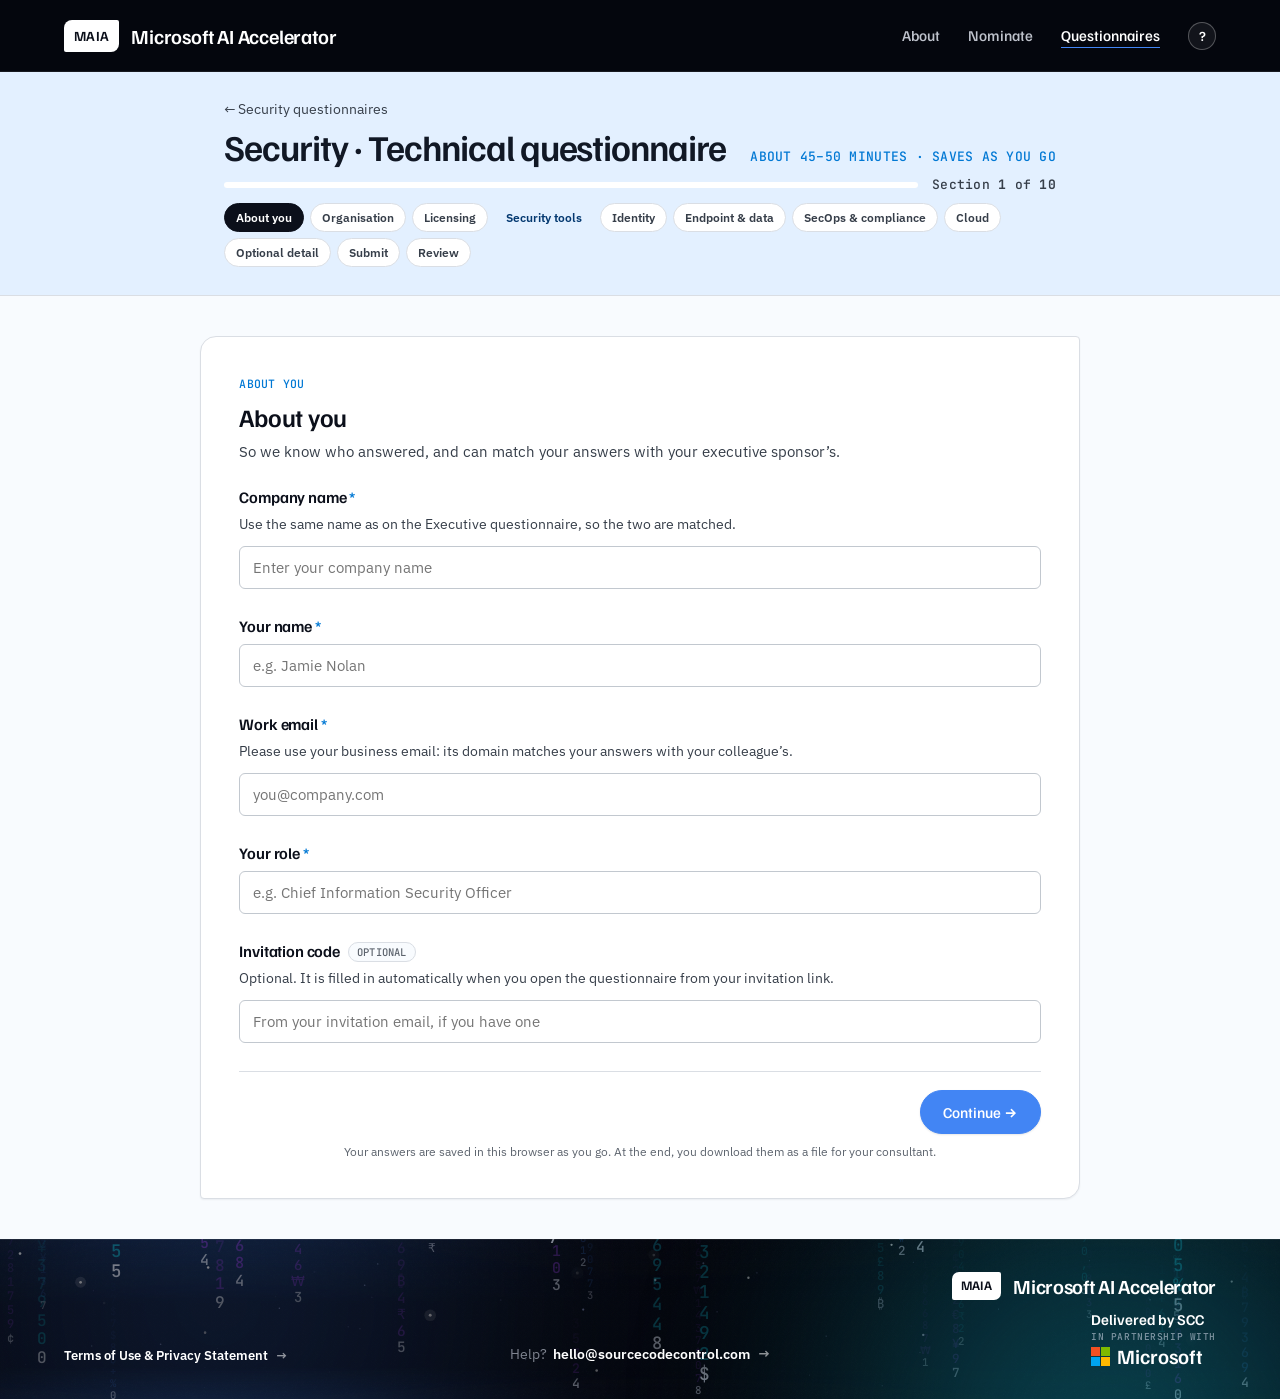
<file: security-technical.html>
<!DOCTYPE html>
<html lang="en">
<head>
<meta charset="UTF-8">
<meta name="viewport" content="width=device-width, initial-scale=1.0">
<title>Microsoft AI Accelerator for Security · Technical Questionnaire</title>
<meta name="description" content="Microsoft AI Accelerator for Security: technical questionnaire for your Security evaluation.">
<meta name="robots" content="noindex">
<link rel="icon" href="data:image/svg+xml,%3Csvg xmlns='http://www.w3.org/2000/svg' viewBox='0 0 64 64'%3E%3Crect width='64' height='64' rx='14' fill='%2317223A'/%3E%3Ctext x='32' y='40' font-family='Segoe UI,Arial' font-size='19' font-weight='700' fill='%23F5F7FB' text-anchor='middle'%3EMAIA%3C/text%3E%3C/svg%3E">
<style>
/* Microsoft AI Accelerator · questionnaire engine styles (shared by every track) */
:root{
  --ink:#0B1F3A;--ink2:#3D4A5C;--muted:#6B7686;--line:#D8E2EA;--line2:#B9C7D2;--surface:#FFFFFF;
  --ok:#107C10;--okT:#E9F6E8;--err:#A4262C;--errT:#FDF0F0;--radius:14px;
  --shadow:0 1px 2px rgba(11,31,58,.05),0 8px 28px rgba(11,31,58,.07);
  --font:'Segoe UI Variable Text','Segoe UI',-apple-system,BlinkMacSystemFont,Roboto,'Helvetica Neue',Arial,sans-serif;
  --font-d:'Segoe UI Variable Display','Segoe UI',-apple-system,BlinkMacSystemFont,Roboto,'Helvetica Neue',Arial,sans-serif;
}
/* track themes */
body.t-frontier{--c:#7B45C2;--cd:#3B1366;--c2:#9B6BDA;--c3:#DCCBF4;--tint:#F4EEFC;--tint2:#E9DDF8;--bg:#F9F7FC;--glow1:rgba(123,69,194,.16);--glow2:rgba(244,150,120,.14)}
body.t-copilot{--c:#0B7C78;--cd:#073B3F;--c2:#1F9A90;--c3:#8FD3C9;--tint:#F1FAF8;--tint2:#E0F4F1;--bg:#F6FBFA;--glow1:rgba(11,124,120,.14);--glow2:rgba(120,200,255,.14)}
body.t-security{--c:#0078D4;--cd:#033870;--c2:#085493;--c3:#C5E6FF;--tint:#EEF6FD;--tint2:#DCEBFA;--bg:#F5F9FE;--glow1:rgba(0,120,212,.13);--glow2:rgba(20,200,170,.10)}
body.t-main{--c:#0B5CAD;--cd:#0B1F3A;--c2:#2B6CB0;--c3:#C9DAF0;--tint:#F2F6FB;--tint2:#E3ECF7;--bg:#F7F8FB;--glow1:rgba(123,69,194,.10);--glow2:rgba(11,124,120,.10)}

*,*::before,*::after{box-sizing:border-box}
html{-webkit-text-size-adjust:100%}
body{margin:0;min-height:100vh;font-family:var(--font);color:var(--ink);background:var(--bg);display:flex;flex-direction:column;
  background-image:radial-gradient(1100px 520px at 105% -10%,var(--glow1),transparent 60%),radial-gradient(900px 480px at -10% 110%,var(--glow2),transparent 60%);background-attachment:fixed}
@media (prefers-reduced-motion:reduce){*{animation:none!important;transition:none!important;scroll-behavior:auto!important}}
a{color:var(--c)}
.accent{height:4px;background:linear-gradient(90deg,var(--cd),var(--c),var(--c3));flex-shrink:0}
.topbar{display:flex;align-items:center;justify-content:space-between;gap:12px;padding:14px clamp(16px,4vw,48px);background:rgba(255,255,255,.82);backdrop-filter:saturate(1.4) blur(10px);border-bottom:1px solid var(--line);position:sticky;top:0;z-index:20}
.brand{display:flex;align-items:center;gap:10px;text-decoration:none;color:var(--ink);min-width:0}
.brand .mk{width:30px;height:30px;border-radius:9px;background:linear-gradient(135deg,var(--cd),var(--c));display:grid;place-items:center;color:#fff;font-weight:700;font-size:13px;letter-spacing:.02em;flex-shrink:0}
.brand .bt{font-weight:600;font-size:15px;line-height:1.15;white-space:nowrap;overflow:hidden;text-overflow:ellipsis}
.brand .bt b{color:var(--c);font-weight:600}
.brand .bs{display:block;font-size:11.5px;font-weight:500;color:var(--muted);letter-spacing:.02em}
.topbar .right{display:flex;align-items:center;gap:10px;flex-shrink:0}
.pill{font-size:12.5px;color:var(--ink2);background:var(--surface);border:1px solid var(--line);padding:6px 11px;border-radius:999px;white-space:nowrap}
.toplink{font-size:13px;font-weight:600;color:var(--ink2);text-decoration:none;padding:6px 4px}
.toplink:hover{color:var(--c)}
@media(max-width:620px){.pill.hide-s,.toplink.hide-s{display:none}}

.company-strip{display:none;align-items:center;gap:12px;background:var(--tint2);border-bottom:1px solid var(--line);padding:10px clamp(16px,4vw,48px);font-size:13.5px;color:var(--cd)}
.company-strip.show{display:flex}
.badge{width:34px;height:34px;border-radius:9px;background:var(--c);color:#fff;font-weight:700;display:grid;place-items:center;flex-shrink:0;font-size:13px}

/* ---------- hero (landing of every page) ---------- */
.hero{flex:1;display:flex;align-items:center;justify-content:center;padding:clamp(24px,5vw,64px) clamp(16px,4vw,48px)}
.hero-in{width:100%;max-width:1120px;display:grid;grid-template-columns:minmax(0,1.15fr) minmax(0,.85fr);gap:clamp(24px,5vw,64px);align-items:center}
.eyebrow{font-size:12px;letter-spacing:.16em;text-transform:uppercase;color:var(--c);font-weight:600;margin:0 0 14px}
.h-title{font-family:var(--font-d);font-weight:600;font-size:clamp(38px,6vw,64px);line-height:1.02;letter-spacing:-.02em;margin:0 0 6px;color:var(--c)}
.h-title span{display:block;color:var(--ink)}
.h-sub{font-size:clamp(17px,2vw,20px);font-weight:600;color:var(--ink);margin:18px 0 10px;line-height:1.35}
.lead{font-size:16px;line-height:1.65;color:var(--ink2);margin:0 0 22px;max-width:60ch}
.meta{display:flex;flex-wrap:wrap;gap:8px 18px;margin:0 0 18px;font-size:14px;color:var(--ink2)}
.meta strong{color:var(--ink)}
.chips{display:flex;flex-wrap:wrap;gap:7px;margin:0 0 24px}
.chip{font-size:12.5px;font-weight:600;color:var(--cd);background:var(--tint2);border:1px solid var(--line);padding:5px 11px;border-radius:999px}
.note{font-size:13.5px;color:var(--ink2);line-height:1.55;background:var(--surface);border:1px solid var(--line);border-left:4px solid var(--c);border-radius:10px;padding:12px 14px;margin:0 0 18px;max-width:62ch}
.note b{color:var(--ink)}
.terms-note{font-size:13px;color:var(--muted);line-height:1.5;margin:14px 0 0;max-width:60ch}
.terms-note a{font-weight:600}
.cover{position:relative;justify-self:center;width:100%;max-width:420px}
.cover img{display:block;width:100%;height:auto;border-radius:22px;box-shadow:0 30px 60px -20px rgba(11,31,58,.35),0 10px 24px -12px rgba(11,31,58,.25)}
.cover .tag{position:absolute;left:-18px;bottom:28px;background:var(--surface);border:1px solid var(--line);border-radius:14px;padding:12px 16px;box-shadow:var(--shadow);font-size:13px;color:var(--ink2);max-width:240px}
.cover .tag b{display:block;font-size:20px;color:var(--c);font-weight:700;line-height:1.1;margin-bottom:2px}
@media(max-width:860px){.hero-in{grid-template-columns:1fr}.cover{order:-1;max-width:260px}.cover .tag{left:auto;right:-8px;bottom:14px}}
@media(max-width:480px){.cover{max-width:170px}.cover img{border-radius:16px}.cover .tag{display:none}}

/* buttons */
.btn{font-family:inherit;font-weight:600;font-size:15px;padding:12px 22px;border-radius:10px;border:1px solid transparent;cursor:pointer;display:inline-flex;align-items:center;gap:8px;text-decoration:none;transition:background .15s,border-color .15s,color .15s,transform .05s;line-height:1.2}
.btn:active{transform:translateY(1px)}
.btn-p{background:var(--c);color:#fff}
.btn-p:hover{background:var(--cd)}
.btn-p:disabled{opacity:.5;cursor:not-allowed}
.btn-o{background:var(--surface);color:var(--c);border-color:var(--c)}
.btn-o:hover{background:var(--tint)}
.btn-g{background:transparent;color:var(--ink2);padding:12px 8px}
.btn-g:hover{color:var(--c)}
.btn-g:disabled{visibility:hidden}
.btn-row{display:flex;flex-wrap:wrap;gap:10px;align-items:center}
.resume{margin:0 0 18px;background:var(--tint);border:1px solid var(--c3);border-radius:12px;padding:12px 14px;font-size:14px;color:var(--cd);display:none;max-width:62ch}
.resume.show{display:block}
.resume .btn-row{margin-top:8px}
.resume .btn{padding:8px 14px;font-size:13.5px}

/* ---------- form shell ---------- */
.shell{flex:1;display:none;justify-content:center;padding:26px clamp(12px,4vw,48px) 40px}
.shell.show{display:flex}
.stage{width:100%;max-width:760px;background:var(--surface);border:1px solid var(--line);border-radius:18px;box-shadow:var(--shadow);padding:clamp(20px,4vw,40px)}
.stage.wide{max-width:980px}
.prog{display:flex;align-items:center;gap:14px;margin:0 0 10px}
.bar{flex:1;height:6px;background:var(--tint2);border-radius:99px;overflow:hidden}
.bar i{display:block;height:100%;width:0;background:linear-gradient(90deg,var(--c),var(--c2));border-radius:99px;transition:width .35s}
.prog-l{font-size:13px;color:var(--ink2);white-space:nowrap}
.dots{display:flex;flex-wrap:wrap;gap:5px;margin:0 0 24px}
.dots button{width:26px;height:26px;border-radius:50%;border:1px solid var(--line2);background:var(--surface);color:var(--muted);font:600 11px var(--font);cursor:pointer;padding:0}
.dots button:hover{border-color:var(--c);color:var(--c)}
.dots button.done{background:var(--tint2);border-color:color-mix(in srgb,var(--cd) 40%,transparent);color:var(--cd)}
.dots button.cur{background:var(--c);border-color:var(--c);color:#fff}
.secnav{display:flex;flex-wrap:wrap;gap:6px;margin:0 0 24px}
.secnav button{font:600 12px var(--font);border:1px solid var(--line);background:var(--surface);color:var(--ink2);border-radius:999px;padding:6px 11px;cursor:pointer}
.secnav button.done{background:var(--tint2);border-color:var(--tint2);color:var(--cd)}
.secnav button.cur{background:var(--c);border-color:var(--c);color:#fff}
.step{animation:rise .3s cubic-bezier(.2,.7,.3,1)}
@keyframes rise{from{opacity:0;transform:translateY(8px)}to{opacity:1;transform:none}}
.shake{animation:shake .35s}
@keyframes shake{0%,100%{transform:none}25%{transform:translateX(-5px)}75%{transform:translateX(5px)}}
.q-eyebrow{font-size:11.5px;font-weight:700;letter-spacing:.09em;text-transform:uppercase;color:var(--c);margin:0 0 10px}
.opt-tag{font-size:10.5px;font-weight:700;letter-spacing:.05em;color:var(--muted);background:var(--bg);border:1px solid var(--line);padding:2px 8px;border-radius:99px;margin-left:8px;vertical-align:1px}
.q-title{font-family:var(--font-d);font-weight:600;font-size:clamp(20px,3vw,25px);line-height:1.3;margin:0 0 10px}
.q-ctx{font-size:14px;color:var(--ink2);margin:0 0 20px;line-height:1.55}
.sec-intro{font-size:14.5px;color:var(--ink2);margin:-2px 0 22px;line-height:1.55}
.q{margin:0 0 26px}
.q:last-child{margin-bottom:6px}
.q .ql{font-weight:600;font-size:16px;line-height:1.4;margin:0 0 6px}
.q .qh{font-size:13.5px;color:var(--ink2);margin:0 0 12px;line-height:1.5}
.req{color:var(--c);margin-left:3px}
.q.missing .ql{color:var(--err)}
.q.missing .opts,.q.missing input,.q.missing textarea,.q.missing select{border-color:var(--err)}
.opts{display:flex;flex-direction:column;gap:8px}
.opts.cols{display:grid;grid-template-columns:1fr 1fr}
@media(max-width:600px){.opts.cols{grid-template-columns:1fr}}
.opt{position:relative;display:flex;align-items:flex-start;gap:12px;padding:12px 14px;border:1px solid var(--line2);border-radius:10px;background:var(--surface);cursor:pointer;font-size:15px;line-height:1.45;transition:border-color .12s,background .12s}
.opt:hover{border-color:var(--c);background:var(--tint)}
.opt input{position:absolute;opacity:0;pointer-events:none}
.ck{width:18px;height:18px;border-radius:50%;border:1.6px solid var(--line2);flex-shrink:0;margin-top:2px;position:relative;background:#fff}
.opt.multi .ck{border-radius:5px}
.opt.on{border-color:var(--c);background:var(--tint)}
.opt.on .ck{border-color:var(--c);background:var(--c)}
.opt.on .ck::after{content:'';position:absolute;inset:4.5px;border-radius:50%;background:#fff}
.opt.multi.on .ck::after{inset:2px 5px 5px 5px;border-radius:0;background:none;border:solid #fff;border-width:0 2px 2px 0;transform:rotate(45deg)}
.opt:focus-within{outline:2px solid var(--c);outline-offset:2px}
.opt .lv{font:700 11.5px var(--font);color:var(--c);background:var(--tint2);border-radius:6px;padding:2px 6px;margin-top:1px;flex-shrink:0}
.opt .od{display:block;font-size:13px;color:var(--muted);margin-top:2px}
.opt.blocked{animation:shake .35s}
.limit{font-size:12.5px;color:var(--muted);margin:8px 0 0}
.limit.hit{color:var(--err);font-weight:600}
input[type=text],input[type=email],input[type=number],input[type=month],input[type=date],select,textarea{font-family:inherit;font-size:15px;padding:11px 13px;border:1px solid var(--line2);border-radius:9px;background:#fff;color:var(--ink);width:100%}
input:focus,select:focus,textarea:focus{outline:none;border-color:var(--c);box-shadow:0 0 0 3px var(--tint2)}
textarea{min-height:110px;resize:vertical;line-height:1.5}
.lbl{display:block;font-size:12.5px;font-weight:600;color:var(--ink2);margin:0 0 6px}
.field{margin:0 0 14px}
.unit{display:flex;align-items:center;gap:10px}
.unit input{max-width:220px;font-weight:600}
.unit span{font-size:14px;color:var(--ink2)}
.other{margin-top:10px;display:none}
.other.show{display:block}
.ferr{display:none;color:var(--err);font-size:12.5px;font-weight:600;margin-top:6px}
.ferr.show{display:block}
.sug{display:flex;flex-wrap:wrap;gap:8px 14px;align-items:center;margin-top:10px;font-size:13px;color:var(--muted)}
.sug .use{font:600 12.5px var(--font);color:var(--c);background:var(--tint);border:1px solid var(--c3);border-radius:999px;padding:5px 11px;cursor:pointer}
.sug .use:hover{background:var(--tint2)}
.sug .ex b{color:var(--ink2);font-weight:600}
.consent{display:flex;gap:12px;align-items:flex-start;padding:14px;border:1px solid var(--line2);border-radius:10px;cursor:pointer;font-size:14.5px;line-height:1.5}
.consent.on{border-color:var(--c);background:var(--tint)}
.consent input{margin-top:4px;width:18px;height:18px;accent-color:var(--c);flex-shrink:0}

/* tables (estate, inventory, matrix, costs, workflows, ROI tables) */
.tblwrap{overflow-x:auto;border:1px solid var(--line);border-radius:12px;-webkit-overflow-scrolling:touch}
table.t{width:100%;border-collapse:collapse;font-size:13.5px;min-width:560px}
table.t th{text-align:left;font-size:11px;letter-spacing:.06em;text-transform:uppercase;color:var(--muted);font-weight:700;padding:10px;background:var(--bg);border-bottom:1px solid var(--line);white-space:nowrap}
table.t td{padding:8px 10px;border-top:1px solid var(--line);vertical-align:middle}
table.t td input,table.t td select{padding:8px 9px;font-size:13.5px}
table.t td.c{text-align:center}
table.ptbl td input{min-width:64px}
table.ptbl td input[data-f=name]{min-width:170px}
table.ptbl td input[data-f=salary]{min-width:96px}
table.t td.n{text-align:right;white-space:nowrap;font-variant-numeric:tabular-nums}
table.t td.v{font-weight:700;color:var(--c)}
table.t tr.off td{opacity:.55}
table.t .cat b{display:block;font-size:13.5px}
table.t .cat span{font-size:12px;color:var(--muted)}
table.t input[type=radio]{width:18px;height:18px;accent-color:var(--c)}
.mx-cards{display:none}
.fp-cat{border:1px solid var(--line);border-radius:12px;padding:12px;margin:0 0 10px;background:var(--surface)}
.fp-head{display:flex;flex-wrap:wrap;gap:10px;align-items:center;justify-content:space-between}
.fp-title{font-weight:600;font-size:14.5px;display:flex;align-items:center;gap:8px}
.fp-tag{font:700 11px var(--font);color:var(--c);background:var(--tint2);border-radius:6px;padding:2px 6px}
.fp-head select{max-width:280px;font-size:14px;padding:9px 10px}
.fp-row{display:grid;grid-template-columns:1fr 170px 34px;gap:8px;align-items:center;margin-top:8px}
.fp-row .nm{font-size:14px;font-weight:600}
.fp-row input{padding:8px 10px;font-size:14px}
.fp-x{border:1px solid var(--line);background:var(--surface);border-radius:8px;height:34px;cursor:pointer;color:var(--muted);font-size:16px}
.fp-x:hover{color:var(--err);border-color:var(--err)}
.fp-add{margin-top:8px;font:600 12.5px var(--font);color:var(--c);background:none;border:none;cursor:pointer;padding:4px 0}
@media(max-width:560px){.fp-row{grid-template-columns:1fr 120px 34px}}
.wf{border:1px solid var(--line);border-radius:12px;padding:12px 14px;margin:0 0 10px;background:var(--tint)}
.wf h4{margin:0 0 8px;font-size:11.5px;letter-spacing:.08em;text-transform:uppercase;color:var(--c)}
.wf-g{display:grid;grid-template-columns:1fr 1fr 1fr;gap:8px}
.wf-g .full{grid-column:1/-1}
.wf-g label{font-size:11.5px;font-weight:600;color:var(--ink2);display:block;margin-bottom:4px}
.wf-g input,.wf-g select{font-size:14px;padding:9px 10px}
@media(max-width:600px){.wf-g{grid-template-columns:1fr 1fr}}
.roi-note{font-size:13px;color:var(--cd);background:var(--tint2);border-radius:10px;padding:10px 12px;margin:0 0 14px}
.pt-glob{display:grid;grid-template-columns:repeat(4,1fr);gap:10px;margin:0 0 12px}
.pt-glob label{font-size:11.5px;font-weight:600;color:var(--ink2)}
.pt-glob input,.pt-glob select{margin-top:4px;font-size:14px;padding:9px 10px}
@media(max-width:700px){.pt-glob{grid-template-columns:1fr 1fr}}
.rt-total{display:flex;justify-content:space-between;gap:10px;align-items:center;margin-top:10px;padding:12px 14px;background:var(--tint);border-radius:10px;font-size:14px;color:var(--ink2)}
.rt-total b{font-size:18px;color:var(--c)}
.addrow{margin-top:8px;font:600 13px var(--font);color:var(--c);background:var(--surface);border:1px dashed var(--c3);border-radius:9px;padding:8px 12px;cursor:pointer}
.del{border:none;background:none;color:var(--muted);cursor:pointer;font-size:15px}
.del:hover{color:var(--err)}
.kt-stage{font:700 11px var(--font);border-radius:6px;padding:2px 7px;white-space:nowrap}
.kt-stage.s2{background:var(--tint2);color:var(--cd)}
.kt-stage.s3{background:var(--cd);color:#fff}
.kt-kpi b{display:block}
.kt-kpi span,.kt-src{font-size:12px;color:var(--muted)}
.kt-calc{font-size:12.5px;line-height:1.7}
.kt-calc input{width:110px;display:inline-block;padding:5px 7px!important}
.kt-calc em{font-style:normal;color:var(--muted)}
.pc{font-weight:700;color:var(--cd)}

.nav{display:flex;justify-content:space-between;align-items:center;gap:10px;margin-top:28px;padding-top:18px;border-top:1px solid var(--line)}
.save-hint{font-size:12px;color:var(--muted);text-align:center;margin-top:10px}

/* review & done */
.done-badge{display:flex;align-items:center;gap:10px;background:var(--okT);border:1px solid #C3EEC0;color:var(--ok);border-radius:10px;padding:11px 14px;font-size:14px;font-weight:600;margin:14px 0 18px}
.warn-box{background:var(--errT);border:1px solid #F1C4C6;color:var(--err);border-radius:10px;padding:12px 14px;font-size:14px;margin:12px 0}
.recap{border:1px solid var(--line);border-radius:12px;overflow:hidden;margin:0 0 18px}
.recap h3{margin:0;padding:10px 16px;font-size:11.5px;letter-spacing:.08em;text-transform:uppercase;color:var(--c);background:var(--tint);border-top:1px solid var(--line)}
.recap h3:first-child{border-top:none}
.rr{display:grid;grid-template-columns:38% 1fr auto;gap:12px;padding:10px 16px;font-size:13.5px;border-top:1px solid var(--line);align-items:start}
.rr:nth-child(even){background:#FBFCFD}
.rr .rq{color:var(--ink2)}
.rr .ra{font-weight:600;word-break:break-word}
.rr .ra.na{color:var(--muted);font-weight:500}
.rr button{font:600 12px var(--font);color:var(--c);background:none;border:none;cursor:pointer;padding:0}
@media(max-width:600px){.rr{grid-template-columns:1fr auto}.rr .rq{grid-column:1/-1}}

footer.foot{text-align:center;padding:18px clamp(16px,4vw,48px) 22px;font-size:12.5px;color:var(--muted);line-height:1.7}
footer.foot a{color:var(--ink2);font-weight:600;text-decoration:none}
footer.foot a:hover{color:var(--c);text-decoration:underline}

/* ---------- MAIN landing & track pages ---------- */
.wrap{width:100%;max-width:1160px;margin:0 auto;padding:0 clamp(16px,4vw,48px)}
.mhero{padding:clamp(36px,7vw,84px) 0 clamp(22px,4vw,40px);text-align:center}
.mhero .h-title{color:var(--ink);font-size:clamp(36px,6.4vw,68px)}
.mhero .h-title em{font-style:normal;background:linear-gradient(90deg,#7B45C2,#0B7C78 55%,#0078D4);-webkit-background-clip:text;background-clip:text;color:transparent}
.mhero .lead{margin:16px auto 0;text-align:center;font-size:17px}
.tracks{display:grid;grid-template-columns:repeat(3,1fr);gap:clamp(14px,2vw,24px);margin:clamp(26px,4vw,44px) 0}
@media(max-width:940px){.tracks{grid-template-columns:1fr;max-width:560px;margin-left:auto;margin-right:auto}}
.track{display:flex;flex-direction:column;background:var(--surface);border:1px solid var(--line);border-radius:20px;overflow:hidden;box-shadow:var(--shadow);text-decoration:none;color:var(--ink);transition:transform .2s,box-shadow .2s}
.track:hover{transform:translateY(-4px);box-shadow:0 2px 4px rgba(11,31,58,.06),0 18px 40px rgba(11,31,58,.12)}
.track .img{height:190px;background-size:cover;background-position:center 30%;position:relative}
.track .img .lbl2{position:absolute;left:16px;bottom:14px;background:rgba(255,255,255,.92);border-radius:999px;padding:5px 11px;font:700 11.5px var(--font);letter-spacing:.08em;text-transform:uppercase}
.track .bd{padding:20px 22px 22px;display:flex;flex-direction:column;flex:1}
.track h2{font-family:var(--font-d);font-size:26px;font-weight:600;margin:0 0 4px;letter-spacing:-.01em}
.track .for{font-size:13px;font-weight:600;margin:0 0 10px}
.track p{font-size:14.5px;line-height:1.55;color:var(--ink2);margin:0 0 14px}
.track ul{list-style:none;margin:0 0 18px;padding:0;font-size:13.5px;color:var(--ink2)}
.track li{display:flex;gap:8px;padding:5px 0;border-top:1px dashed var(--line)}
.track li:first-child{border-top:none}
.track li b{color:var(--ink);font-weight:600}
.track .go{margin-top:auto;display:inline-flex;align-items:center;gap:8px;font-weight:600;font-size:15px;color:#fff;border-radius:10px;padding:11px 18px;align-self:flex-start}
.tr-f .for,.tr-f .lbl2{color:#7B45C2}.tr-f .go{background:#7B45C2}.tr-f:hover .go{background:#3B1366}
.tr-c .for,.tr-c .lbl2{color:#0B7C78}.tr-c .go{background:#0B7C78}.tr-c:hover .go{background:#073B3F}
.tr-s .for,.tr-s .lbl2{color:#0078D4}.tr-s .go{background:#0078D4}.tr-s:hover .go{background:#033870}
.how{display:grid;grid-template-columns:repeat(3,1fr);gap:14px;margin:0 0 clamp(24px,4vw,40px)}
@media(max-width:760px){.how{grid-template-columns:1fr}}
.how div{background:rgba(255,255,255,.7);border:1px solid var(--line);border-radius:16px;padding:18px 18px 16px}
.how .n{width:30px;height:30px;border-radius:50%;background:var(--ink);color:#fff;display:grid;place-items:center;font-weight:700;font-size:13px;margin-bottom:10px}
.how b{display:block;font-size:15.5px;margin-bottom:4px}
.how span{font-size:13.5px;color:var(--ink2);line-height:1.5}
.sect-h{font-size:12px;letter-spacing:.16em;text-transform:uppercase;color:var(--muted);font-weight:700;text-align:center;margin:0 0 14px}
.banner{background:var(--surface);border:1px solid var(--line);border-radius:14px;padding:14px 18px;font-size:14px;line-height:1.6;color:var(--ink2);margin:0 0 clamp(26px,4vw,44px)}
.banner b{color:var(--ink)}
.qcards{display:grid;grid-template-columns:1fr 1fr;gap:16px;margin:0 0 18px}
@media(max-width:700px){.qcards{grid-template-columns:1fr}}
.qcard{background:var(--surface);border:1px solid var(--line);border-radius:16px;padding:20px 22px;box-shadow:var(--shadow);display:flex;flex-direction:column}
.qcard .hd{display:flex;align-items:center;justify-content:space-between;gap:10px;margin:0 0 10px}
.qcard .tg{font:700 11.5px var(--font);letter-spacing:.08em;text-transform:uppercase;color:var(--c);background:var(--tint2);border-radius:999px;padding:4px 10px}
.qcard .mt{font-size:12.5px;color:var(--muted)}
.qcard h3{font-family:var(--font-d);font-size:22px;font-weight:600;margin:0 0 6px}
.qcard p{font-size:14px;color:var(--ink2);line-height:1.55;margin:0 0 12px}
.qcard .chips{margin-bottom:16px}
.qcard .btn{margin-top:auto;align-self:flex-start}

/* terms */
.doc{max-width:860px;margin:0 auto;padding:clamp(24px,5vw,56px) clamp(16px,4vw,32px)}
.doc h1{font-family:var(--font-d);font-size:clamp(30px,4.6vw,44px);font-weight:600;margin:0 0 10px;letter-spacing:-.01em}
.doc .lead{max-width:none}
.doc .vmeta{font-size:13px;color:var(--muted);margin:0 0 22px}
.card{background:var(--surface);border:1px solid var(--line);border-radius:14px;padding:18px 22px;margin:0 0 12px}
.card h2{font-size:17px;margin:0 0 8px}
.card p,.card li{font-size:14.5px;line-height:1.65;color:var(--ink2)}
.card p{margin:0 0 8px}
.card p:last-child{margin-bottom:0}
.card ul{margin:0;padding-left:20px}
.card.sum{border-left:4px solid var(--c);background:linear-gradient(0deg,var(--surface),var(--surface)),var(--tint)}
.toast{position:fixed;left:50%;bottom:22px;transform:translateX(-50%);background:var(--ink);color:#fff;border-radius:10px;padding:10px 16px;font-size:14px;display:none;z-index:50;max-width:90vw}
.sr{position:absolute;width:1px;height:1px;overflow:hidden;clip:rect(0 0 0 0)}
@media print{.topbar,.nav,.dots,.secnav,footer.foot{display:none}.stage{box-shadow:none;border:none}}

</style>
<style>.homebtn{display:inline-flex;align-items:center;gap:7px;font-size:13.5px;font-weight:600;color:var(--ink);text-decoration:none;background:var(--surface);border:1px solid var(--line);border-radius:999px;padding:7px 14px 7px 12px}.homebtn:hover{border-color:var(--line2)}@media(max-width:560px){.homebtn span{display:none}.homebtn{padding:8px}}</style>
<style>.pglow{position:absolute;left:0;right:0;top:0;height:720px;z-index:-1;pointer-events:none;overflow:hidden;-webkit-mask-image:linear-gradient(#000 40%,transparent);mask-image:linear-gradient(#000 40%,transparent)}.pglow span{position:absolute;width:46%;height:460px;border-radius:50%;filter:blur(80px);opacity:.17}</style>
<link rel="preconnect" href="https://fonts.googleapis.com"><link rel="preconnect" href="https://fonts.gstatic.com" crossorigin><link href="https://fonts.googleapis.com/css2?family=Familjen+Grotesk:wght@500;600&amp;family=IBM+Plex+Sans:wght@400;500;600&amp;family=JetBrains+Mono:wght@500&amp;display=swap" rel="stylesheet">
<style id="maia-base">.wrap{width:100%;max-width:1440px;margin:0 auto;padding:0 64px;box-sizing:border-box}@media(max-width:960px){.wrap{padding:0 24px}}@media(max-width:640px){.wrap{padding:0 16px}.hide-s{display:none!important}}
header.wrap h1,header.wrap p,footer.wrap p{margin:0}footer.wrap a{color:inherit;text-underline-offset:.16em}footer.wrap{font-family:'IBM Plex Sans',system-ui,sans-serif}
.eb{font:500 13px/1.3 'JetBrains Mono',ui-monospace,monospace;letter-spacing:.02em;text-transform:uppercase;color:oklch(48% .15 256)}
[hidden]{display:none!important}</style>
<style id="maia-theme">
:root{--ink:oklch(21% .028 262);--ink2:oklch(36% .022 260);--muted:oklch(50% .018 258);--line:oklch(90% .009 252);--line2:oklch(83% .012 252);--surface:#fff;--radius:8px;--shadow:0 1px 2px oklch(21% .028 262/.06);
 --font:'IBM Plex Sans',system-ui,-apple-system,'Segoe UI',sans-serif;--font-d:'Familjen Grotesk',system-ui,'Segoe UI',sans-serif;--acc:oklch(48% .15 256);--accw:oklch(95% .028 256)}
body.t-frontier,body.t-copilot,body.t-security,body.t-main{--bg:oklch(98.6% .005 250);--glow1:transparent;--glow2:transparent;background:var(--bg)!important;background-image:none!important;-webkit-font-smoothing:antialiased;font-family:var(--font)}
body.t-frontier{--c:#7B45C2;--cd:#3B1366;--c2:#9B6BDA;--c3:#DCCBF4;--tint:oklch(97.5% .012 292);--tint2:oklch(95% .025 292)}
body.t-copilot{--c:#0B7C78;--cd:#073B3F;--c2:#1F9A90;--c3:#A8DDD6;--tint:oklch(97.5% .012 190);--tint2:oklch(95.5% .025 190)}
body.t-security{--c:#0078D4;--cd:#033870;--c2:#3A96DD;--c3:#C5E1F7;--tint:oklch(97.5% .014 256);--tint2:oklch(95% .028 256)}
body.t-main{--c:oklch(48% .15 256);--cd:oklch(36% .13 260);--c2:oklch(55% .14 256);--c3:oklch(85% .05 256);--tint:oklch(97.5% .014 256);--tint2:oklch(95% .028 256)}
.accent,.pglow,.backdrop{display:none!important}
h1,h2,h3,.h-title,.q-title,.welcome{font-family:var(--font-d);letter-spacing:-.028em;font-weight:600}
main.hero{background:var(--tint);border-bottom:1px solid var(--line)}
.h-title{color:var(--ink)}.h-title span{color:var(--ink2)}
.eyebrow,.q-eyebrow,.tg,.opt-tag,.blk-t,.recap h3,.pill,.prog-l,.rt-total{font-family:'JetBrains Mono',ui-monospace,monospace!important;font-weight:500!important;letter-spacing:.02em!important}
.eyebrow,.q-eyebrow,.tg,.blk-t,.recap h3{text-transform:uppercase;color:var(--c)!important}
.btn{border-radius:6px!important;font-family:var(--font-d)!important;font-weight:500!important;transition:transform .12s!important}
.btn-p{background:var(--acc)!important;border-color:oklch(36% .13 260)!important;color:#fff!important;box-shadow:0 3px 0 0 oklch(36% .13 260),0 6px 8px -4px oklch(30% .12 260/.45),inset 0 1px 0 oklch(100% 0 0/.22)}
.btn-p:hover{transform:translateY(-1px)}.btn-p:active{transform:translateY(3px);box-shadow:inset 0 1px 2px oklch(21% .028 262/.14)}
.btn-o{background:oklch(99.4% .003 250)!important;color:var(--ink)!important;border-color:var(--line2)!important;box-shadow:0 3px 0 0 oklch(80% .016 254),0 6px 8px -4px oklch(21% .028 262/.28),inset 0 1px 0 #fff}.btn-o:hover{transform:translateY(-1px)}
.stage,.qcard{border-radius:16px 4px 16px 4px!important;box-shadow:0 1px 2px oklch(21% .028 262/.06)!important;border:1px solid var(--line)!important}
.cover{max-width:300px!important}.cover img{border-radius:16px 4px 16px 4px!important;box-shadow:none!important;border:1px solid var(--line);opacity:.92}.cover .tag{border-radius:8px 2px!important;box-shadow:0 1px 2px oklch(21% .028 262/.06)!important}
.opt,.consent,input,select,textarea,.resume,.note,.roi-note,.warn-box,.done-badge,.rt-total,.wf,.fp-cat,.tblwrap,.recap{border-radius:6px!important}
.note{border-left-width:1px!important;border-left-color:var(--line)!important}
.opt.on,.consent.on{border-color:var(--acc)!important;background:var(--accw)!important;box-shadow:0 0 0 1px var(--acc)}.opt.on .ck{border-color:var(--acc)!important;background:var(--acc)!important}.opt:hover{border-color:var(--acc)!important}
input:focus,select:focus,textarea:focus{border-color:var(--acc)!important;box-shadow:0 0 0 3px var(--accw)!important}
.chip{font-family:'JetBrains Mono',ui-monospace,monospace;font-weight:500;text-transform:uppercase;font-size:12px!important;border-radius:4px!important;background:var(--tint2)!important;border:0!important;color:var(--ink)!important}
.dots button.cur,.secnav button.cur{background:var(--ink)!important;border-color:var(--ink)!important;color:#fff!important}
.bar i{background:var(--c)!important}
table.t th{border-bottom:1px solid var(--line)!important;font-family:'JetBrains Mono',ui-monospace,monospace}table.t td{border-top:1px solid var(--line)!important}table.t tbody tr:first-child td{border-top:0!important}
.company-strip{background:var(--tint2)}.badge{border-radius:8px 2px!important}
:focus-visible{outline:2px solid var(--acc)!important;outline-offset:2px}
@media(max-width:640px){.hide-s{display:none!important}}@media(max-width:480px){.hide-xs{display:none!important}}
#nominate>.band:first-child{padding-top:clamp(28px,3.5vw,48px)!important}

#landing{display:none!important}
.shell{padding:40px clamp(16px,4vw,48px)!important}.stage{max-width:880px!important;background:#fff!important;padding:clamp(20px,3vw,40px)!important}
#qband-prog .prog{margin:0!important}#qband-prog .bar{background:#fff!important}#qband-prog .dots,#qband-prog .secnav{margin:0!important}
.dots button,.secnav button{font-family:'IBM Plex Sans',sans-serif!important;background:#fff}
.btn-g{background:oklch(99.4% .003 250)!important;color:var(--ink)!important;border:1px solid var(--line2)!important;padding:12px 16px!important;box-shadow:0 3px 0 0 oklch(80% .016 254),0 6px 8px -4px oklch(21% .028 262/.28),inset 0 1px 0 #fff}.btn-g:disabled{visibility:hidden}
.q .ql,.q-title{font-family:var(--font-d)!important;letter-spacing:-.01em}
.company-strip{max-width:none}
.key.p.tf{background:#7B45C2;border-color:#5B2F99;box-shadow:0 3px 0 0 #5B2F99,0 6px 8px -4px rgb(91 47 153/.45),inset 0 1px 0 rgb(255 255 255/.22)}.key.p.tc{background:#0B7C78;border-color:#075B58;box-shadow:0 3px 0 0 #075B58,0 6px 8px -4px rgb(7 91 88/.45),inset 0 1px 0 rgb(255 255 255/.22)}.key.p.ts{background:#0078D4;border-color:#005A9E;box-shadow:0 3px 0 0 #005A9E,0 6px 8px -4px rgb(0 90 158/.45),inset 0 1px 0 rgb(255 255 255/.22)}#motionBtn{right:16px!important;bottom:16px!important;min-height:36px!important;background:oklch(98.6% .005 250/.88)!important;backdrop-filter:blur(6px)}.nowrap{white-space:nowrap}
</style>
<link rel="stylesheet" href="assets/maia.css"><style>:root{--track:#4285F4}</style>
<script src="assets/maia.js" defer></script>
</head>
<body class="t-security">
<header class="wrap" style="max-width:none;display:flex;align-items:center;justify-content:space-between;gap:24px;min-height:72px;border-bottom:1px solid oklch(90% .009 252);background:oklch(98.6% .005 250);position:relative;z-index:10">
<a href="index.html#home" data-keep style="display:inline-flex;align-items:center;gap:12px;text-decoration:none;color:oklch(21% .028 262);min-width:0"><span aria-hidden="true" style="height:32px;padding:0 10px;display:grid;place-items:center;flex-shrink:0;border-radius:8px 2px;background:oklch(21% .028 262);color:oklch(98.6% .005 250);font:600 14px/1 'Familjen Grotesk',system-ui,sans-serif;letter-spacing:.02em">MAIA</span><span style="font:600 20px/1.1 'Familjen Grotesk',system-ui,sans-serif;letter-spacing:-.01em;white-space:nowrap">Microsoft AI Accelerator</span></a>
<nav aria-label="Site" style="display:flex;align-items:center;gap:28px"><a href="about.html" data-keep class="hide-s" style="font:500 15px/1 'Familjen Grotesk',system-ui,sans-serif;text-decoration:none;color:oklch(36% .022 260);">About</a><a href="nominate.html" data-keep class="hide-s" style="font:500 15px/1 'Familjen Grotesk',system-ui,sans-serif;text-decoration:none;color:oklch(36% .022 260);">Nominate</a><a href="questionnaires.html" data-keep class="hide-s" style="font:500 15px/1 'Familjen Grotesk',system-ui,sans-serif;text-decoration:none;color:oklch(21% .028 262);text-decoration:underline;text-decoration-color:oklch(48% .15 256);text-underline-offset:6px;">Questionnaires</a></nav>
</header><section style="background:oklch(95% .028 256);border-bottom:1px solid oklch(90% .009 252)"><div style="max-width:880px;margin:0 auto;padding:28px clamp(16px,4vw,24px) 28px;display:grid;gap:10px">
<a href="security.html" data-keep style="font-size:14px;color:oklch(36% .022 260);text-decoration:none">← Security questionnaires</a>
<div style="display:flex;flex-wrap:wrap;align-items:baseline;justify-content:space-between;gap:8px 24px"><h1 style="margin:0;font:600 clamp(26px,1.6vw + 16px,40px)/1.05 'Familjen Grotesk',system-ui,sans-serif;letter-spacing:-.028em;color:oklch(21% .028 262)">Security · Technical questionnaire</h1><p style="margin:0;font:500 13px/1.3 'JetBrains Mono',ui-monospace,monospace;letter-spacing:.02em;text-transform:uppercase;color:#0078D4">About 45–50 minutes · saves as you go</p></div>
<div id="qband-prog" style="display:grid;gap:10px"></div>
</div></section>
<div class="company-strip" id="companyStrip"><div class="badge" id="companyBadge"></div><span>Preparing the Security evaluation for <strong id="companyStripName"></strong></span></div>

<main class="hero" id="landing">
  <div class="hero-in">
    <div>
      <p class="eyebrow">Microsoft AI Accelerator · Security</p>
      <h1 class="h-title">Security<span>Technical questionnaire</span></h1>
      <p class="h-sub">Where your security stands today.</p>
      <p class="lead">For the security lead. Your estate, controls and operations: the facts behind your security posture and business case. Rough spend bands are enough, and every question offers a suggested answer and an example.</p>
      <div class="meta"><span><strong>About 45–50 minutes</strong></span><span><strong>57 questions</strong></span><span>9 sections</span><span>Saves as you go</span></div>
      <div class="chips"><span class="chip">Organisation &amp; licensing</span><span class="chip">Security tools</span><span class="chip">Identity &amp; access</span><span class="chip">Endpoint, email &amp; data</span><span class="chip">SecOps &amp; compliance</span><span class="chip">Cloud</span></div>
      <p class="note"><b>One of two questionnaires.</b> Your executive sponsor completes the Executive questionnaire. Please use your business email and the same invitation link for both.</p>
      <div class="resume" id="resumeBox"><b>Welcome back.</b> Your answers are saved in this browser<span id="resumeWhen"></span>.
        <div class="btn-row"><button type="button" class="btn btn-p" id="resumeBtn">Continue where I left off →</button><button type="button" class="btn btn-o" id="restartBtn">Start again</button></div></div>
      <div class="btn-row"><button type="button" class="btn btn-p" id="startBtn">Start questionnaire →</button></div>
      <p class="terms-note">Answering is voluntary. By submitting, you agree to our <a href="terms.html" target="_blank" rel="noopener">Terms of Use &amp; Privacy Statement</a>, including Microsoft’s access to your completed report.</p>
    </div>
    <div class="cover"><img src="[data-uri]" alt="" width="860" height="979"><div class="tag"><b>Posture + business case</b>Six domains, one Security Posture Index</div></div>
  </div>
</main>

<div class="shell" id="formShell">
  <div class="stage">
    <div class="prog" id="prog"><div class="bar"><i id="barFill"></i></div><div class="prog-l" id="progLabel"></div></div>
    <div id="dots" class="dots"></div>
    <div id="stepHost" aria-live="polite"></div>
    <div class="nav" id="navRow"><button type="button" class="btn btn-g" id="backBtn">← Back</button><button type="button" class="btn btn-p" id="nextBtn">Continue →</button></div>
    <div class="save-hint" id="saveHint">Your answers are saved in this browser as you go, so you can come back later.</div>
  </div>
</div>
<footer class="space foot" data-palette="copilot,security,frontier" style="--accent-a:#4285F4;--accent-b:#12B5CB"><div class="space-bg" aria-hidden="true"><canvas></canvas><div class="veil-soft"></div><div class="grain"></div></div>
<div class="wrap foot-in">
<a class="fa f-terms" href="terms.html" data-keep>Terms of Use &amp; Privacy Statement <span aria-hidden="true">→</span></a>
<p class="f-help"><span class="muted">Help?</span> <a class="fa" href="mailto:hello@sourcecodecontrol.com">hello@sourcecodecontrol.com <span aria-hidden="true">→</span></a></p>
<div class="f-brand">
<div class="foot-brand"><span class="logo" aria-hidden="true">MAIA</span><p class="wm">Microsoft AI Accelerator</p></div>
<div class="partner-box" aria-label="Delivered by SCC in partnership with Microsoft"><span class="pb1">Delivered by SCC</span><span class="pb2">in partnership with</span><span class="pb3"><span class="mslogo" aria-hidden="true"><i></i><i></i><i></i><i></i></span><span class="msw">Microsoft</span></span></div>
</div>
</div>
</footer>
<div class="toast" id="toast" role="status" aria-live="polite"></div>
<script>
/* Power Automate HTTP trigger for this questionnaire. Leave empty to skip the upload: answers are then downloaded as a file. */
const POWER_AUTOMATE_URL = '';
/* set by the questionnaire-links page when it creates a project copy */
const EMBEDDED_PROJECT_ID = "";
</script>
<script>
/* Table widgets for the questionnaire engine. Each: html(q,A,H) · mount(q,A,H,changed) · valid(q,A,H) · recap(q,A,H) · wide */
window.MAIN_WIDGETS = (function () {
  const esc = s => String(s == null ? '' : s).replace(/[&<>"']/g, c => ({ '&': '&amp;', '<': '&lt;', '>': '&gt;', '"': '&quot;', "'": '&#39;' }[c]));
  const W = {};

  /* ---- Frontier executive: tools paid for separately, by category (mirrors ROI Insights footprint) ---- */
  const OTHER_V = '__other__';
  W.costs = {
    wide: true,
    html(q, A) {
      const cur = A.costCurrency || q.currencies[0].v;
      return `<div class="field" style="max-width:220px"><label class="lbl" for="costCurrency">Currency</label><select id="costCurrency">${q.currencies.map(c => `<option value="${esc(c.v)}" data-symbol="${esc(c.s)}" ${c.v === cur ? 'selected' : ''}>${esc(c.l)}</option>`).join('')}</select></div><div id="fpCategories"></div>`;
    },
    mount(q, A, H, changed) {
      if (!A.costCurrency) A.costCurrency = q.currencies[0].v;
      if (!Array.isArray(A.vendorTools)) A.vendorTools = [];
      const hostEl = document.getElementById('fpCategories');
      const sym = () => { const c = q.currencies.find(x => x.v === A.costCurrency); return c && c.s ? c.s : ''; };
      const ph = () => sym() ? `~${sym()}_____ /yr` : '~_____ /yr';
      function draw() {
        hostEl.innerHTML = q.categories.map((cat, ci) => {
          const rows = A.vendorTools.map((r, ri) => ({ r, ri })).filter(x => x.r.category === cat.title);
          const used = new Set(rows.map(x => x.r.vendor));
          return `<div class="fp-cat" data-ci="${ci}"><div class="fp-head"><span class="fp-title"><span class="fp-tag">${esc(cat.tag)}</span>${esc(cat.title)}</span>
            <select data-fpsel="${ci}" aria-label="Add a ${esc(cat.title)} tool"><option value="">${cat.vendors.length ? 'Select a tool…' : 'Add a tool…'}</option>${cat.vendors.map(v => `<option value="${esc(v)}" ${used.has(v) ? 'disabled' : ''}>${esc(v)}</option>`).join('')}<option value="${OTHER_V}">Other…</option></select></div>
            ${rows.map(x => `<div class="fp-row">${x.r.vendor === OTHER_V ? `<input type="text" data-fpname="${x.ri}" value="${esc(x.r.name || '')}" placeholder="Tool name" aria-label="Tool name">` : `<span class="nm">${esc(x.r.vendor)}</span>`}
              <input type="text" inputmode="decimal" data-fpcost="${x.ri}" value="${esc(x.r.cost || '')}" placeholder="${esc(ph())}" aria-label="Annual cost"><button type="button" class="fp-x" data-fpdel="${x.ri}" title="Remove" aria-label="Remove">×</button></div>`).join('')}
            <button type="button" class="fp-add" data-fpman="${ci}">+ Add a tool manually</button></div>`;
        }).join('');
      }
      draw();
      const cs = document.getElementById('costCurrency');
      cs.addEventListener('change', () => { A.costCurrency = cs.value; changed(); draw(); });
      hostEl.addEventListener('change', e => {
        const s = e.target.closest('[data-fpsel]'); if (!s || !s.value) return;
        const cat = q.categories[+s.dataset.fpsel];
        A.vendorTools.push({ category: cat.title, vendor: s.value, name: '', cost: '' }); changed(); draw();
        const inputs = hostEl.querySelectorAll(`[data-ci="${s.dataset.fpsel}"] .fp-row input`); const last = inputs[inputs.length - 1]; last && last.focus();
      });
      hostEl.addEventListener('input', e => {
        const t = e.target;
        if (t.dataset.fpcost != null) { A.vendorTools[+t.dataset.fpcost].cost = t.value; changed(); }
        if (t.dataset.fpname != null) { A.vendorTools[+t.dataset.fpname].name = t.value; changed(); }
      });
      hostEl.addEventListener('click', e => {
        const d = e.target.closest('[data-fpdel]'), m = e.target.closest('[data-fpman]');
        if (d) { A.vendorTools.splice(+d.dataset.fpdel, 1); changed(); draw(); }
        if (m) { const cat = q.categories[+m.dataset.fpman]; A.vendorTools.push({ category: cat.title, vendor: OTHER_V, name: '', cost: '' }); changed(); draw(); const n = hostEl.querySelectorAll(`[data-ci="${m.dataset.fpman}"] [data-fpname]`); n.length && n[n.length - 1].focus(); }
      });
    },
    valid: () => true,
    recap(q, A) {
      const t = (A.vendorTools || []).filter(r => (r.vendor === OTHER_V ? r.name : r.vendor) || r.cost);
      if (!t.length) return 'None provided';
      return t.map(r => (r.vendor === OTHER_V ? (r.name || 'Unnamed tool') : r.vendor) + (r.cost ? ' (' + r.cost + ')' : '')).join(', ') + (A.costCurrency ? ' · ' + A.costCurrency : '');
    }
  };

  /* ---- Frontier technical: agent inventory (T24) ---- */
  W.inventory = {
    wide: true,
    html(q, A) {
      return `<div class="tblwrap"><table class="t"><thead><tr><th>#</th>${q.fields.map(f => `<th>${esc(f.l)}</th>`).join('')}</tr></thead><tbody>` +
        Array.from({ length: q.rows }, (_, i) => `<tr><td class="c">${i + 1}</td>${q.fields.map(f => { const k = `${q.prefix}_${f.k}_${i + 1}`; return `<td><input type="text" data-inv="${k}" value="${esc(A[k] || '')}" placeholder="${esc(f.ph || '')}" aria-label="${esc(f.l)} ${i + 1}"></td>`; }).join('')}</tr>`).join('') +
        `</tbody></table></div><p class="limit">List at least one agent. Complete every column for each agent you list.</p>`;
    },
    mount(q, A, H, changed) { document.querySelectorAll('[data-inv]').forEach(i => i.addEventListener('input', () => { A[i.dataset.inv] = i.value; changed(); })); },
    rows(q, A) {
      const out = [];
      for (let i = 1; i <= q.rows; i++) {
        const g = f => String(A[`${q.prefix}_${f}_${i}`] || '').trim();
        const r = { namePurpose: g('agent_name'), owner: g('owner'), dataScope: g('data_scope'), lastReviewed: g('last_reviewed') };
        if (r.namePurpose || r.owner || r.dataScope || r.lastReviewed) out.push(r);
      }
      return out;
    },
    valid(q, A) { const r = W.inventory.rows(q, A); return r.length > 0 && r.every(x => x.namePurpose && x.owner && x.dataScope && x.lastReviewed); },
    recap(q, A) { const r = W.inventory.rows(q, A); return r.length ? r.map(x => `${x.namePurpose} (owner ${x.owner}, ${x.dataScope}, reviewed ${x.lastReviewed})`).join('; ') : ''; }
  };

  /* ---- Frontier technical: data readiness matrix (T26) ---- */
  W.matrix = {
    wide: true,
    html(q, A) {
      return `<div class="tblwrap"><table class="t"><thead><tr><th>${esc(q.rowHead || '')}</th>${q.cols.map(c => `<th style="text-align:center">${esc(c)}</th>`).join('')}</tr></thead><tbody>` +
        q.rows.map(r => `<tr><td><b>${esc(r.l)}</b></td>${q.cols.map(c => `<td class="c"><input type="radio" name="${esc(r.k)}" data-mx="${esc(r.k)}" value="${esc(c)}" ${A[r.k] === c ? 'checked' : ''} aria-label="${esc(r.l)}: ${esc(c)}"></td>`).join('')}</tr>`).join('') +
        `</tbody></table></div><p class="limit">One answer per row.</p>`;
    },
    mount(q, A, H, changed) { document.querySelectorAll('[data-mx]').forEach(i => i.addEventListener('change', () => { A[i.dataset.mx] = i.value; changed(); })); },
    valid: (q, A) => q.rows.every(r => !!A[r.k]),
    recap: (q, A) => q.rows.filter(r => A[r.k]).map(r => `${r.l}: ${A[r.k]}`).join('; ')
  };

  /* ---- Security technical: third-party tool estate (S5) ---- */
  W.estate = {
    wide: true,
    html(q, A) {
      const sel = (k, opts) => `<select data-est="${k}" aria-label="${k}">${[''].concat(opts).map(o => `<option value="${esc(o)}" ${(A[k] || '') === o ? 'selected' : ''}>${o ? esc(o) : '—'}</option>`).join('')}</select>`;
      return `<div class="tblwrap"><table class="t" style="min-width:780px"><thead><tr><th style="width:24%">Capability</th><th style="width:26%">Product you use</th><th>Annual spend</th><th>Renews in next 12 months?</th><th>Open to replacing?</th></tr></thead><tbody>` +
        q.rows.map(r => { const k = 'S5_' + r.key + '_'; return `<tr><td class="cat"><b>${esc(r.capability)}</b><span>Microsoft: ${esc(r.ms)}</span></td>
          <td><input type="text" data-est="${k}Product" value="${esc(A[k + 'Product'] || '')}" placeholder="${esc(r.suggest ? 'e.g. ' + r.suggest : 'product name')}" aria-label="${esc(r.capability)} product"></td>
          <td>${sel(k + 'SpendBand', q.bands)}</td><td>${sel(k + 'Renew12', ['Yes', 'No', 'Not sure'])}</td><td>${sel(k + 'Replace', ['Yes', 'Maybe', 'No'])}</td></tr>`; }).join('') +
        `</tbody></table></div>`;
    },
    mount(q, A, H, changed) { document.querySelectorAll('[data-est]').forEach(i => i.addEventListener(i.tagName === 'SELECT' ? 'change' : 'input', () => { A[i.dataset.est] = i.value; changed(); })); },
    valid: () => true,
    recap(q, A) { const u = q.rows.filter(r => A['S5_' + r.key + '_Product']); return u.length ? u.map(r => A['S5_' + r.key + '_Product'] + (A['S5_' + r.key + '_SpendBand'] ? ' (' + A['S5_' + r.key + '_SpendBand'] + ')' : '')).join(', ') : 'None listed'; }
  };

  /* ---- Copilot: workflows to hand over ---- */
  W.workflows = {
    wide: false,
    html(q, A) {
      const rows = Array.isArray(A[q.id]) ? A[q.id] : [];
      const ph = ['e.g. Month-end close pack', 'e.g. Case follow-up emails', 'e.g. RFP first drafts'];
      return Array.from({ length: 3 }, (_, i) => { const r = rows[i] || {}; return `<div class="wf"><h4>Workflow ${i + 1}</h4><div class="wf-g">
        <div class="full"><label>Workflow</label><input type="text" data-wf="${i}" data-f="name" value="${esc(r.name || '')}" placeholder="${ph[i]}"></div>
        <div><label>Team</label><select data-wf="${i}" data-f="team"><option value="">Choose…</option>${q.teams.map(t => `<option ${r.team === t ? 'selected' : ''}>${esc(t)}</option>`).join('')}</select></div>
        <div><label>Times a month</label><input type="number" min="0" data-wf="${i}" data-f="runs" value="${esc(r.runs == null ? '' : r.runs)}" placeholder="e.g. 40"></div>
        <div><label>Minutes each time today</label><input type="number" min="0" data-wf="${i}" data-f="minutes" value="${esc(r.minutes == null ? '' : r.minutes)}" placeholder="e.g. 90"></div>
        <div class="full"><label>How much of it could Copilot or an agent take over?</label><select data-wf="${i}" data-f="share"><option value="">Choose…</option>${[['25', 'About a quarter'], ['50', 'About half'], ['75', 'Most of it'], ['100', 'All of it, end to end']].map(o => `<option value="${o[0]}" ${String(r.share) === o[0] ? 'selected' : ''}>${o[1]}</option>`).join('')}</select></div>
      </div></div>`; }).join('');
    },
    mount(q, A, H, changed) {
      document.querySelectorAll('[data-wf]').forEach(el => el.addEventListener(el.tagName === 'SELECT' ? 'change' : 'input', () => {
        const rows = Array.isArray(A[q.id]) ? A[q.id] : []; const i = +el.dataset.wf; rows[i] = rows[i] || {};
        rows[i][el.dataset.f] = ['runs', 'minutes', 'share'].includes(el.dataset.f) ? (el.value === '' ? '' : Number(el.value)) : el.value;
        A[q.id] = rows; changed();
      }));
    },
    list(q, A) { return (Array.isArray(A[q.id]) ? A[q.id] : []).filter(r => r && String(r.name || '').trim()).map(r => ({ name: String(r.name).trim(), team: r.team || '', runs: Number(r.runs) || 0, minutes: Number(r.minutes) || 0, share: r.share === '' || r.share == null ? '' : Number(r.share) })); },
    valid: (q, A) => W.workflows.list(q, A).length > 0,
    recap: (q, A) => W.workflows.list(q, A).map(w => `${w.name} (${w.team || 'team not set'}, ${w.runs} a month, ${w.minutes} min${w.share !== '' ? ', ' + w.share + '% could be handed over' : ''})`).join('; ')
  };

  /* ---- Copilot: ROI Insights Stage 1 table (same formula as the ROI Insights tool) ---- */
  const CUR = { USD: '$', EUR: '€', GBP: '£', Other: '' };
  const num = v => Number(v) || 0;
  function ptState(q, A) { if (!A.pt) A.pt = { currency: 'USD', users: '', salary: 85000, pct: 50, roles: JSON.parse(JSON.stringify(q.roles)) }; return A.pt; }
  const money = (A, v) => ((A.pt && CUR[A.pt.currency] != null) ? CUR[A.pt.currency] : '$') + Math.round(v || 0).toLocaleString('en-US');
  function ptCalc(P, r) { const users = num(P.users) * num(r.pctUsers) / 100, daily = num(r.meetMin) + num(r.searchMin) + num(r.createMin); const perUser = daily * num(P.pct) / 100 * 260 * num(r.salary) / 2080; return { users, daily, perUser, total: perUser * users }; }
  W.prodtable = {
    wide: true,
    html(q, A) {
      const P = ptState(q, A);
      return `<div class="roi-note">${esc(q.note)}</div><div class="pt-glob">
        <label>Currency<select data-ptg="currency">${['USD', 'EUR', 'GBP', 'Other'].map(c => `<option ${P.currency === c ? 'selected' : ''}>${c}</option>`).join('')}</select></label>
        <label>Total licensed Copilot users<input type="number" min="0" data-ptg="users" value="${esc(P.users)}" placeholder="e.g. 280"></label>
        <label>Average annual salary (new roles)<input type="number" min="0" data-ptg="salary" value="${esc(P.salary)}"></label>
        <label>% of saved time used productively<input type="number" min="0" max="100" data-ptg="pct" value="${esc(P.pct)}"></label></div>
        <div class="tblwrap"><table class="t ptbl" style="min-width:1020px"><thead><tr><th style="width:19%">Role</th><th>% licensed</th><th class="n">Users</th><th>Salary</th><th>Meetings h/day</th><th>Search h/day</th><th>Create h/day</th><th class="n">Saved h/day</th><th class="n">Per user</th><th class="n">Role total</th><th></th></tr></thead><tbody id="ptBody"></tbody></table></div>
        <button type="button" class="addrow" id="ptAdd">+ Add role</button>
        <div class="rt-total"><span>Total annual productivity benefit (Stage 1, before risk)</span><b id="ptTotal">0</b></div>`;
    },
    mount(q, A, H, changed) {
      const P = ptState(q, A), body = document.getElementById('ptBody');
      function draw() {
        body.innerHTML = P.roles.map((r, i) => `<tr data-i="${i}"><td><input type="text" data-f="name" value="${esc(r.name)}" aria-label="Role"></td>
          <td><input type="number" min="0" step="any" data-f="pctUsers" value="${r.pctUsers}"></td><td class="n" data-o="users"></td>
          <td><input type="number" min="0" data-f="salary" value="${r.salary}"></td><td><input type="number" min="0" step="0.01" data-f="meetMin" value="${r.meetMin}"></td>
          <td><input type="number" min="0" step="0.01" data-f="searchMin" value="${r.searchMin}"></td><td><input type="number" min="0" step="0.01" data-f="createMin" value="${r.createMin}"></td>
          <td class="n" data-o="daily"></td><td class="n" data-o="perUser"></td><td class="n v" data-o="total"></td><td><button type="button" class="del" data-del="${i}" aria-label="Delete role">✕</button></td></tr>`).join('');
        upd();
      }
      function upd() {
        let tot = 0;
        body.querySelectorAll('tr').forEach(tr => { const c = ptCalc(P, P.roles[+tr.dataset.i]); tot += c.total;
          tr.querySelector('[data-o="users"]').textContent = Math.round(c.users); tr.querySelector('[data-o="daily"]').textContent = c.daily.toFixed(2);
          tr.querySelector('[data-o="perUser"]').textContent = money(A, c.perUser); tr.querySelector('[data-o="total"]').textContent = money(A, c.total); });
        document.getElementById('ptTotal').textContent = money(A, tot); return tot;
      }
      document.querySelectorAll('[data-ptg]').forEach(el => el.addEventListener(el.tagName === 'SELECT' ? 'change' : 'input', () => { const k = el.dataset.ptg; P[k] = k === 'currency' ? el.value : (el.value === '' ? '' : Number(el.value)); changed(); upd(); }));
      body.addEventListener('input', e => { const tr = e.target.closest('tr'); if (!tr) return; const f = e.target.dataset.f; P.roles[+tr.dataset.i][f] = f === 'name' ? e.target.value : num(e.target.value); changed(); upd(); });
      body.addEventListener('click', e => { const d = e.target.closest('[data-del]'); if (!d) return; P.roles.splice(+d.dataset.del, 1); changed(); draw(); });
      document.getElementById('ptAdd').addEventListener('click', () => { P.roles.push({ name: 'New role', pctUsers: 0, meetMin: 0.2, searchMin: 0.1, createMin: 0.1, salary: num(P.salary) || 85000 }); changed(); draw(); });
      draw();
    },
    total(q, A) { const P = ptState(q, A); return P.roles.reduce((t, r) => t + ptCalc(P, r).total, 0); },
    valid: (q, A) => !!(A.pt && String(A.pt.users).trim() !== ''),
    recap: (q, A) => (A.pt && String(A.pt.users).trim() !== '') ? `${A.pt.users} users · ${A.pt.roles.length} roles · ${money(A, W.prodtable.total(q, A))} a year` : ''
  };

  /* ---- Copilot: ROI Insights KPI library (Stages 2 and 3) ---- */
  function ktState(q, A) { if (!Array.isArray(A.kt)) A.kt = JSON.parse(JSON.stringify(q.kpis)); return A.kt; }
  const ktRaw = r => r.factors.reduce((p, f) => p * (f.pct ? num(f.value) / 100 : num(f.value)), 1);
  const ktValue = r => ktRaw(r) * (1 - num(r.risk) / 100);
  W.kpitable = {
    wide: true,
    html(q) {
      return `<div class="roi-note">${esc(q.note)}</div><div class="tblwrap"><table class="t" style="min-width:860px"><thead><tr><th>Include</th><th>Stage</th><th style="width:24%">Department · KPI</th><th style="width:36%">How it is calculated</th><th>Source</th><th class="n">Year-1 value</th></tr></thead><tbody id="ktBody"></tbody></table></div>
        <div class="rt-total"><span id="ktCount">0 benefits selected</span><b id="ktTotal">0</b></div>`;
    },
    mount(q, A, H, changed) {
      const K = ktState(q, A), body = document.getElementById('ktBody');
      const order = K.map((r, i) => i).sort((a, c) => (K[a].stage - K[c].stage) || (K[c].include - K[a].include));
      body.innerHTML = order.map(i => { const r = K[i];
        const calc = r.factors.map((f, j) => f.pct ? `<span class="pc" title="benchmark">${f.value}%</span> <em>${esc(f.label.replace(/^%\s*/, ''))}</em>` : `<input type="number" min="0" step="any" data-k="${i}" data-j="${j}" value="${f.value}" aria-label="${esc(f.label)}"> <em>${esc(f.label)}</em>`).join('<br>× ');
        return `<tr data-i="${i}" class="${r.include ? '' : 'off'}"><td class="c"><input type="checkbox" data-inc="${i}" ${r.include ? 'checked' : ''} aria-label="Include ${esc(r.kpi)}" style="width:18px;height:18px;accent-color:var(--c)"></td>
          <td><span class="kt-stage s${r.stage}">Stage ${r.stage}</span></td><td class="kt-kpi"><b>${esc(r.kpi)}</b><span>${esc(r.dept)} · ${esc(r.useCases)}</span></td>
          <td class="kt-calc">${calc}<br><em>minus ${r.risk}% risk in Year 1</em></td><td class="kt-src">${r.url ? `<a href="${esc(r.url)}" target="_blank" rel="noopener">${esc(r.org)}</a>` : esc(r.org)}<br>${esc(r.source)}</td><td class="n v" data-o="kv"></td></tr>`; }).join('');
      function upd() { let tot = 0, n = 0; body.querySelectorAll('tr').forEach(tr => { const r = K[+tr.dataset.i], v = ktValue(r); tr.querySelector('[data-o="kv"]').textContent = money(A, v); tr.classList.toggle('off', !r.include); if (r.include) { tot += v; n++; } });
        document.getElementById('ktTotal').textContent = money(A, tot); document.getElementById('ktCount').textContent = n + ' benefit' + (n === 1 ? '' : 's') + ' selected · Year-1 value, after risk'; }
      body.addEventListener('change', e => { if (e.target.dataset.inc != null) { K[+e.target.dataset.inc].include = e.target.checked; changed(); upd(); } });
      body.addEventListener('input', e => { if (e.target.dataset.k != null) { K[+e.target.dataset.k].factors[+e.target.dataset.j].value = num(e.target.value); changed(); upd(); } });
      upd();
    },
    value: ktValue,
    total(q, A) { return ktState(q, A).filter(r => r.include).reduce((t, r) => t + ktValue(r), 0); },
    valid: (q, A) => ktState(q, A).some(r => r.include),
    recap(q, A) { const K = ktState(q, A).filter(r => r.include); return K.length ? `${K.length} selected (${K.map(r => r.kpi).join(', ')}) · ${money(A, W.kpitable.total(q, A))} Year 1` : ''; }
  };
  return W;
})();

</script>
<script>
window.SEC_SPEC = {"version": "MAIN for Security questionnaires v3 · Oct 2026", "form": "technical", "title": "Technical questionnaire", "minutes": {"core": "70–80", "optional": 20}, "bands": ["Under 10k", "10k–25k", "25k–50k", "50k–100k", "Over 100k", "Not sure"], "sections": [{"id": "T1", "title": "Your organisation", "audience": "Security lead", "intro": "A few facts that size the business case. Ballpark figures are fine.", "icon": "🏢", "questions": [{"id": "S1_Q1_Industry", "label": "Which industry best describes your organisation?", "type": "select", "required": true, "options": ["Energy & utilities", "Financial services", "Healthcare & life sciences", "Manufacturing", "Retail & consumer goods", "Public sector", "Professional services", "Technology & telecoms", "Transport & logistics", "Other"], "suggest": "Energy & utilities", "example": "Energy & utilities — a regional power and gas distributor"}, {"id": "S1_Q2_Country", "label": "Where is your organisation headquartered?", "type": "select", "required": true, "options": ["United States", "United Kingdom", "Poland", "Germany", "France", "Netherlands", "Ireland", "Other EU country", "Other"], "suggest": "United States", "example": "United States"}, {"id": "S1_Q3_Currency", "label": "Which currency should the business case use?", "type": "select", "required": true, "options": ["USD", "GBP", "EUR", "PLN"], "suggest": "USD", "example": "USD — prices in the questionnaire are US list prices"}, {"id": "S1_Q4_Users", "label": "How many people use Microsoft 365 at work?", "type": "number", "required": true, "unit": "users", "min": 1, "suggest": 280, "example": "280 — office and field staff with a mailbox"}, {"id": "S1_Q6_OT", "label": "Do you run operational technology (plant, grid, SCADA or other industrial systems)?", "type": "select", "options": ["Yes — critical to operations", "Some, limited", "No"], "suggest": "Yes — critical to operations", "example": "Yes — substations and gas metering on SCADA, monitored separately from IT"}, {"id": "S1_Q7_SecTeamFTE", "label": "How many people work in security operations in-house (full-time equivalent)?", "type": "number", "unit": "FTE", "step": 0.5, "min": 0, "suggest": 2, "example": "2 — one security lead and one analyst"}, {"id": "S1_Q8_SocModel", "label": "How is security monitoring run today?", "type": "select", "options": ["In-house team", "Managed service (MSSP / MDR)", "Hybrid — in-house plus a provider", "Not formally monitored"], "suggest": "In-house team", "example": "In-house team, business hours only"}, {"id": "S1_Q10_Hires", "label": "How many security hires do you expect over the next three years?", "type": "number", "min": 0, "suggest": 1, "example": "1 — replacing a leaver in 2027"}], "optional": false, "minutes": "10"}, {"id": "T2", "title": "Licensing & pricing", "audience": "Security lead (or licensing owner)", "intro": "We use Microsoft list prices unless you tick a product and give us your own price.", "icon": "🧾", "questions": [{"id": "S4_Q1_CurrentLicence", "label": "Which Microsoft 365 licence do most users have today?", "type": "select", "required": true, "options": ["Microsoft 365 E3", "Office 365 E3", "Microsoft 365 E5", "Microsoft 365 E3 + E5 Security", "Microsoft 365 Business Premium", "Mixed", "Other"], "suggest": "Microsoft 365 E3", "example": "Microsoft 365 E3"}, {"id": "S4_Q2_LicensedUsers", "label": "How many users would move to Microsoft 365 E5?", "type": "number", "unit": "users", "min": 1, "required": true, "suggest": 280, "example": "280 — everyone on E3 today", "help": "Defaults to the user count in section 1."}, {"id": "S4_Q4_RenewalDate", "label": "When does your current Microsoft agreement renew?", "type": "month", "suggest": "", "example": "2027-06"}, {"id": "S4_Q5_PricesToUpdate", "label": "Which prices would you like to give us instead of list price?", "type": "multi", "options": ["Microsoft 365 E5", "Current licence renewal", "Microsoft Sentinel", "Microsoft Defender for Cloud", "Microsoft Entra Suite"], "suggest": [], "example": "Microsoft 365 E5 — our CSP quoted a discounted price", "help": "Leave all unticked to use US list prices. Anything you tick opens a price field below."}, {"id": "S4_Q6_PriceME5", "label": "Your Microsoft 365 E5 price, per user per month", "type": "currency", "step": 0.01, "min": 0, "showIf": {"q": "S4_Q5_PricesToUpdate", "has": "Microsoft 365 E5"}, "suggest": 60.0, "example": "$60.00 list (from 1 July 2026)"}, {"id": "S4_Q7_PriceRenewal", "label": "Your current licence renewal price, per user per month", "type": "currency", "step": 0.01, "min": 0, "showIf": {"q": "S4_Q5_PricesToUpdate", "has": "Current licence renewal"}, "suggest": 39.0, "example": "$39.00 — Microsoft 365 E3 list from 1 July 2026"}, {"id": "S4_Q8_PriceSentinelGB", "label": "Your Microsoft Sentinel price per GB ingested", "type": "currency", "step": 0.01, "min": 0, "showIf": {"q": "S4_Q5_PricesToUpdate", "has": "Microsoft Sentinel"}, "suggest": 4.3, "example": "$4.30 pay-as-you-go (East US); commitment tiers are lower"}, {"id": "S4_Q9_PriceMDCServer", "label": "Your Defender for Servers Plan 2 price, per server per month", "type": "currency", "step": 0.01, "min": 0, "showIf": {"q": "S4_Q5_PricesToUpdate", "has": "Microsoft Defender for Cloud"}, "suggest": 15.0, "example": "$15.00 list"}, {"id": "S4_Q10_PriceMDCCspm", "label": "Your Defender CSPM price, per billable resource per month", "type": "currency", "step": 0.01, "min": 0, "showIf": {"q": "S4_Q5_PricesToUpdate", "has": "Microsoft Defender for Cloud"}, "suggest": 5.11, "example": "$5.11 list"}, {"id": "S4_Q11_PriceEntraSuite", "label": "Your Microsoft Entra Suite price, per user per month", "type": "currency", "step": 0.01, "min": 0, "showIf": {"q": "S4_Q5_PricesToUpdate", "has": "Microsoft Entra Suite"}, "suggest": 12.0, "example": "$12.00 list"}, {"id": "S4_Q12_Implementation", "label": "Do you have an implementation budget or partner estimate?", "type": "currency", "min": 0, "suggest": 75000, "example": "$75,000 — partner estimate for an E5 deployment over six months", "help": "Leave at the suggestion if you do not have one yet."}], "optional": false, "minutes": "7 to 16"}, {"id": "T3", "title": "Your security tools", "audience": "Security lead", "intro": "The third-party tools you pay for today — rough spend bands are enough.", "icon": "🧩", "questions": [{"id": "S5_Q1_Estate", "label": "Your current security tools", "type": "estate", "rows": [{"key": "EDR", "capability": "Endpoint detection & response", "ms": "Defender for Endpoint", "scope": "case", "suggest": "CrowdStrike Falcon", "suggestSpend": 23800}, {"key": "EMAIL", "capability": "Email security", "ms": "Defender for Office 365", "scope": "case", "suggest": "Proofpoint", "suggestSpend": 8400}, {"key": "DLP", "capability": "Data loss prevention", "ms": "Purview DLP", "scope": "case", "suggest": "Forcepoint DLP", "suggestSpend": 18200}, {"key": "CASB", "capability": "Cloud access security (CASB)", "ms": "Defender for Cloud Apps", "scope": "case", "suggest": "Netskope CASB", "suggestSpend": 28000}, {"key": "INSIDER", "capability": "Insider risk", "ms": "Purview Insider Risk Management", "scope": "case", "suggest": "Code42 Incydr", "suggestSpend": 21000}, {"key": "MFA", "capability": "MFA and identity protection", "ms": "Entra ID P2", "scope": "case", "suggest": "", "suggestSpend": 0}, {"key": "ARCHIVE", "capability": "Archive and eDiscovery", "ms": "Purview eDiscovery & Audit", "scope": "case", "suggest": "", "suggestSpend": 0}, {"key": "PAM", "capability": "Privileged access management", "ms": "Entra Privileged Identity Management", "scope": "case", "suggest": "", "suggestSpend": 0}, {"key": "SIEM", "capability": "SIEM / SOAR", "ms": "Microsoft Sentinel", "scope": "sentinel", "suggest": "Splunk Enterprise + ES", "suggestSpend": 45000}, {"key": "CNAPP", "capability": "Cloud security posture (CNAPP)", "ms": "Defender for Cloud", "scope": "mdc", "suggest": "Wiz", "suggestSpend": 18000}, {"key": "VULN", "capability": "Vulnerability management", "ms": "Defender for Cloud", "scope": "mdc", "suggest": "Qualys VMDR", "suggestSpend": 8900}, {"key": "SSE", "capability": "Secure web gateway and remote access", "ms": "Entra Internet & Private Access", "scope": "entra", "suggest": "", "suggestSpend": 0}, {"key": "IGA", "capability": "Identity governance", "ms": "Entra ID Governance", "scope": "entra", "suggest": "", "suggestSpend": 0}, {"key": "OT", "capability": "OT monitoring", "ms": "Stays in place", "scope": "outside", "suggest": "Nozomi Networks", "suggestSpend": 0}], "example": "CrowdStrike Falcon · 10k–25k · renews in the next 12 months · open to replacing", "help": "Product name, a rough annual spend band and whether you would consider replacing it. Leave a row blank if you do not have that tool. Your consultant confirms exact figures with you.", "bands": ["Under 10k", "10k–25k", "25k–50k", "50k–100k", "Over 100k", "Not sure"]}, {"id": "S5_Q2_Consoles", "label": "How many security consoles do analysts use in a normal day?", "type": "number", "min": 0, "domain": "SECOPS_N", "suggest": 9, "example": "9 — one per tool"}], "optional": false, "minutes": "23"}, {"id": "T4", "title": "Identity & access", "audience": "Security lead", "intro": "How people and admins sign in and get access.", "icon": "🔑", "questions": [{"id": "S6_Q1_MFA", "label": "How far does multi-factor authentication reach?", "type": "scale", "domain": "ID", "required": true, "options": [{"v": 0, "label": "Not enforced"}, {"v": 1, "label": "Admins only"}, {"v": 2, "label": "All users, SMS or app codes"}, {"v": 3, "label": "All users; phishing-resistant for admins"}, {"v": 4, "label": "Phishing-resistant for everyone (passkeys, FIDO2, Windows Hello)"}], "suggest": 2, "example": "All users with authenticator app codes"}, {"id": "S6_Q2_CondAccess", "label": "Is access decided by risk and device health?", "type": "scale", "domain": "ID", "required": true, "options": [{"v": 0, "label": "No"}, {"v": 1, "label": "Basic location or IP rules"}, {"v": 2, "label": "Device compliance required for some apps"}, {"v": 3, "label": "Risk-based policies for all apps"}, {"v": 4, "label": "Continuous, risk-based access with automatic remediation"}], "suggest": 1, "example": "Basic IP allow-lists for remote access"}, {"id": "S6_Q3_Privileged", "label": "How are admin rights managed?", "type": "scale", "domain": "ID", "required": true, "options": [{"v": 0, "label": "Shared admin accounts"}, {"v": 1, "label": "Named accounts with standing admin rights"}, {"v": 2, "label": "Separate admin accounts, reviewed yearly"}, {"v": 3, "label": "Just-in-time elevation for most roles"}, {"v": 4, "label": "Just-in-time for all roles, with approval and full audit"}], "suggest": 1, "example": "Named admin accounts with permanent rights"}, {"id": "S6_Q5_IdentityAdminHours", "label": "Hours a month spent on manual account and access administration", "type": "number", "unit": "hours / month", "min": 0, "suggest": 64, "example": "64 — about two days a week for one admin"}, {"id": "S6_Q6_ResetTickets", "label": "Password-reset and account-unlock tickets a month", "type": "number", "unit": "tickets / month", "min": 0, "suggest": 120, "example": "120"}, {"id": "S6_Q7_AccessReviewHours", "label": "Hours a year spent on access reviews and recertification", "type": "number", "unit": "hours / year", "min": 0, "suggest": 200, "example": "200 — quarterly spreadsheet reviews by managers"}], "optional": false, "minutes": "8"}, {"id": "T5", "title": "Endpoint, email & data", "audience": "Security lead", "intro": "Protection where most attacks start, and what AI can see.", "icon": "💻", "questions": [{"id": "S7_Q1_EDRCoverage", "label": "How much of the estate has endpoint detection and response?", "type": "scale", "domain": "END", "required": true, "options": [{"v": 0, "label": "None — antivirus only"}, {"v": 1, "label": "Under half of devices"}, {"v": 2, "label": "Most workstations"}, {"v": 3, "label": "All workstations and most servers"}, {"v": 4, "label": "Every device, including servers and mobile"}], "suggest": 3, "example": "All laptops and most servers"}, {"id": "S7_Q2_AutoResponse", "label": "When an alert fires, how much of the response is automated?", "type": "scale", "domain": "END", "required": true, "options": [{"v": 0, "label": "None"}, {"v": 1, "label": "Manual triage and response"}, {"v": 2, "label": "Some isolation playbooks"}, {"v": 3, "label": "Automated investigation for common alerts"}, {"v": 4, "label": "Automatic attack disruption across identity, endpoint and email"}], "suggest": 1, "example": "Manual triage by the analyst on shift"}, {"id": "S7_Q3_Phishing", "label": "How is phishing handled?", "type": "scale", "domain": "END", "required": true, "options": [{"v": 0, "label": "Basic spam filter"}, {"v": 1, "label": "Secure email gateway"}, {"v": 2, "label": "Gateway plus user reporting"}, {"v": 3, "label": "Sandboxing, link protection and simulations"}, {"v": 4, "label": "Automated post-delivery removal, simulations and targeted training"}], "suggest": 2, "example": "Proofpoint gateway and a report-phish button"}, {"id": "S8_Q1_Labelling", "label": "Is sensitive data classified and labelled?", "type": "scale", "domain": "DATA", "required": true, "options": [{"v": 0, "label": "No"}, {"v": 1, "label": "Policy exists, rarely applied"}, {"v": 2, "label": "Manual labelling by users"}, {"v": 3, "label": "Default and automatic labels for key data"}, {"v": 4, "label": "Automatic labelling across email, files and chat"}], "suggest": 1, "example": "A classification policy exists, users seldom apply it"}, {"id": "S8_Q2_DLP", "label": "Where is data loss prevention enforced?", "type": "scale", "domain": "DATA", "required": true, "options": [{"v": 0, "label": "Nowhere"}, {"v": 1, "label": "Email only"}, {"v": 2, "label": "Email and some endpoints"}, {"v": 3, "label": "Email, endpoints and cloud apps"}, {"v": 4, "label": "Everywhere, including AI prompts and responses"}], "suggest": 2, "example": "Forcepoint on email and some laptops"}, {"id": "S8_Q3_AIOversharing", "label": "Can you stop AI assistants surfacing data people should not see?", "type": "scale", "domain": "DATA", "required": true, "options": [{"v": 0, "label": "Not considered yet"}, {"v": 1, "label": "Aware of the risk, no controls"}, {"v": 2, "label": "Site permissions reviewed before Copilot"}, {"v": 3, "label": "Oversharing reports and sensitivity labels drive access"}, {"v": 4, "label": "Continuous AI data-security posture with alerts"}], "suggest": 1, "example": "Aware of it — part of the Copilot pilot risk log"}], "optional": false, "minutes": "6"}, {"id": "T6", "title": "Security operations & compliance", "audience": "Security lead", "intro": "How threats are found and handled, and the obligations you evidence.", "icon": "📡", "questions": [{"id": "S9_Q1_Incidents", "label": "Security incidents a year that need a person to investigate", "type": "number", "unit": "incidents / year", "min": 0, "required": true, "suggest": 45, "example": "45 — roughly one a week"}, {"id": "S9_Q2_HoursPerIncident", "label": "Average hours to investigate and close one incident", "type": "number", "unit": "hours", "step": 0.5, "min": 0, "required": true, "suggest": 8, "example": "8 hours, end to end"}, {"id": "S9_Q3_Detection", "label": "How quickly are serious threats usually detected?", "type": "scale", "domain": "SECOPS", "required": true, "options": [{"v": 0, "label": "We usually hear from someone else"}, {"v": 1, "label": "Weeks"}, {"v": 2, "label": "Days"}, {"v": 3, "label": "Hours"}, {"v": 4, "label": "Minutes, around the clock"}], "suggest": 2, "example": "Days — alerts are reviewed each morning"}, {"id": "S9_Q4_Coverage", "label": "How much of the estate does central monitoring see?", "type": "scale", "domain": "SECOPS", "required": true, "options": [{"v": 0, "label": "Nothing central"}, {"v": 1, "label": "Endpoints only"}, {"v": 2, "label": "Endpoints and email"}, {"v": 3, "label": "IT estate including cloud"}, {"v": 4, "label": "IT, cloud and OT, correlated"}], "suggest": 2, "example": "Endpoints and email; cloud and OT are separate"}, {"id": "S9_Q5_ManualShare", "label": "Share of analyst time spent on manual triage and switching consoles", "type": "select", "options": ["Under 20%", "20–40%", "40–60%", "Over 60%"], "suggest": "40–60%", "example": "40–60%"}, {"id": "S3_Q1_Frameworks", "label": "Which regulations and frameworks apply to you?", "type": "multi", "required": true, "options": ["SEC cyber disclosure (Form 8-K Item 1.05)", "NIST CSF 2.0", "NERC CIP", "TSA pipeline security directives", "HIPAA", "PCI DSS 4.0", "SOX IT general controls", "CMMC 2.0", "NYDFS Part 500", "US state privacy laws", "ISO/IEC 27001", "SOC 2", "GDPR / UK GDPR", "NIS2", "DORA", "NCSC CAF", "IEC 62443 (OT)"], "suggest": ["NIST CSF 2.0", "NERC CIP", "US state privacy laws", "IEC 62443 (OT)"], "example": "NIST CSF 2.0 · NERC CIP · state privacy laws · IEC 62443", "help": "Suggestions are based on your industry and country."}, {"id": "S3_Q2_AuditHours", "label": "Roughly how many hours a year go into preparing audit and compliance evidence?", "type": "number", "unit": "hours / year", "min": 0, "suggest": 400, "example": "400 — two people for about a month before each audit"}, {"id": "S3_Q4_NoticeReady", "label": "Could you produce one incident timeline within a regulatory notice window (e.g. four business days)?", "type": "scale", "domain": "GOV", "required": true, "options": [{"v": 0, "label": "No"}, {"v": 1, "label": "Only with heavy manual effort across many tools"}, {"v": 2, "label": "Mostly — some sources would be missing"}, {"v": 3, "label": "Yes, from a central log platform"}, {"v": 4, "label": "Yes, automated and rehearsed"}], "suggest": 1, "example": "Only with heavy manual effort — logs sit in nine consoles"}], "optional": false, "minutes": "10"}, {"id": "T7", "title": "Cloud", "audience": "Security lead", "intro": "Your servers and cloud platforms.", "icon": "☁️", "questions": [{"id": "S10_Q2_Posture", "label": "How is cloud and server configuration risk managed?", "type": "scale", "domain": "CLOUD", "required": true, "options": [{"v": 0, "label": "Not assessed"}, {"v": 1, "label": "Occasional manual reviews"}, {"v": 2, "label": "A posture tool on one platform"}, {"v": 3, "label": "Continuous posture management across platforms"}, {"v": 4, "label": "Attack-path analysis with remediation owned and tracked"}], "suggest": 2, "example": "Wiz on Azure; on-premises reviewed manually"}, {"id": "S10_Q3_Workload", "label": "How are servers protected at runtime?", "type": "scale", "domain": "CLOUD", "required": true, "options": [{"v": 0, "label": "Antivirus only"}, {"v": 1, "label": "EDR on some servers"}, {"v": 2, "label": "EDR on all servers"}, {"v": 3, "label": "EDR plus vulnerability and file-integrity monitoring"}, {"v": 4, "label": "Full workload protection, just-in-time access and hardening"}], "suggest": 2, "example": "EDR on all servers"}], "optional": false, "minutes": "2"}, {"id": "T8", "title": "Optional: your own Sentinel and Defender for Cloud figures", "audience": "Security or infrastructure lead", "intro": "Optional. Sentinel and Defender for Cloud stay in the business case either way — your figures replace the illustrative benchmark.", "icon": "🔭", "questions": [{"id": "S9_Q7_SentinelDetail", "label": "Would you like to give more detail so the Sentinel outlook reflects your environment?", "type": "select", "options": ["Yes — use our figures", "No — use the illustrative benchmark"], "suggest": "No — use the illustrative benchmark", "example": "Yes — we know our daily ingestion from the Splunk licence", "help": "Sentinel stays in the business case either way. Your figures replace the illustrative benchmark in the ROI Insights report."}, {"id": "S9_Q8_IngestGB", "label": "Daily log volume you would send to a SIEM", "type": "number", "unit": "GB / day", "step": 1, "min": 0, "showIf": {"q": "S9_Q7_SentinelDetail", "in": ["Yes — use our figures"]}, "suggest": 25, "example": "25 GB/day — from the Splunk licence report"}, {"id": "S9_Q9_MsSourcePct", "label": "Share of that volume from Microsoft 365, Entra and Defender", "type": "number", "unit": "%", "min": 0, "max": 100, "showIf": {"q": "S9_Q7_SentinelDetail", "in": ["Yes — use our figures"]}, "suggest": 30, "example": "30% — sign-in, audit and Defender data", "help": "Part of this is covered by the Microsoft 365 E5 data allowance (5 MB per user per day)."}, {"id": "S9_Q10_RetentionMonths", "label": "How long must logs stay searchable?", "type": "number", "unit": "months", "min": 3, "showIf": {"q": "S9_Q7_SentinelDetail", "in": ["Yes — use our figures"]}, "suggest": 12, "example": "12 months — our audit requirement"}, {"id": "S9_Q11_SIEMInfra", "label": "Yearly cost of SIEM servers, storage or hosting (beyond the licence)", "type": "currency", "min": 0, "showIf": {"q": "S9_Q7_SentinelDetail", "in": ["Yes — use our figures"]}, "suggest": 18000, "example": "$18,000 — two on-premises indexers and storage"}, {"id": "S9_Q12_SIEMAdminFTE", "label": "Time spent keeping the SIEM running (FTE)", "type": "number", "unit": "FTE", "step": 0.1, "min": 0, "showIf": {"q": "S9_Q7_SentinelDetail", "in": ["Yes — use our figures"]}, "suggest": 0.3, "example": "0.3 — upgrades, parsers and storage housekeeping"}, {"id": "S9_Q13_SIEMMigration", "label": "One-off migration or onboarding budget for Sentinel, if known", "type": "currency", "min": 0, "showIf": {"q": "S9_Q7_SentinelDetail", "in": ["Yes — use our figures"]}, "suggest": 40000, "example": "$40,000 — partner estimate"}, {"id": "S10_Q4_MDCDetail", "label": "Would you like to give more detail so the Defender for Cloud outlook reflects your environment?", "type": "select", "options": ["Yes — use our figures", "No — use the illustrative benchmark"], "suggest": "No — use the illustrative benchmark", "example": "Yes — we have the server count from our CMDB", "help": "Defender for Cloud stays in the business case either way. Your figures replace the illustrative benchmark in the ROI Insights report."}, {"id": "S10_Q5_Servers", "label": "Number of servers and VMs to protect (cloud and on-premises)", "type": "number", "unit": "servers", "min": 0, "showIf": {"q": "S10_Q4_MDCDetail", "in": ["Yes — use our figures"]}, "suggest": 120, "example": "120 — 80 in Azure, 40 on-premises"}, {"id": "S10_Q6_Resources", "label": "Other billable cloud resources (databases, storage accounts)", "type": "number", "unit": "resources", "min": 0, "showIf": {"q": "S10_Q4_MDCDetail", "in": ["Yes — use our figures"]}, "suggest": 60, "example": "60"}, {"id": "S10_Q7_RemediationHours", "label": "Hours a month on vulnerability triage and posture reporting", "type": "number", "unit": "hours / month", "min": 0, "showIf": {"q": "S10_Q4_MDCDetail", "in": ["Yes — use our figures"]}, "suggest": 40, "example": "40 — monthly report for the risk committee plus triage"}, {"id": "S10_Q8_MDCOnboarding", "label": "One-off onboarding budget for Defender for Cloud, if known", "type": "currency", "min": 0, "showIf": {"q": "S10_Q4_MDCDetail", "in": ["Yes — use our figures"]}, "suggest": 15000, "example": "$15,000 — partner estimate"}], "optional": true, "minutes": "2 to 17"}, {"id": "T9", "title": "Submit", "audience": "Security lead", "intro": "Last thoughts before you submit.", "icon": "✅", "questions": [{"id": "S12_Q1_Notes", "label": "Anything else we should know?", "type": "textarea", "suggest": "", "example": "A major OT upgrade is planned for spring 2027."}, {"id": "S12_Q2_Consent", "label": "I agree to the Terms of Use & Privacy Statement: I provide these answers voluntarily, SCC may use them to prepare our Microsoft AI Accelerator for Security evaluation, and Microsoft will have access to the completed report.", "type": "consent", "required": true}], "optional": false, "minutes": "3"}], "columns": ["CompanyDomain", "CompanyName", "ContactName", "ContactEmail", "ContactRole", "InviteCode", "SubmittedAt", "S1_Q1_Industry", "S1_Q2_Country", "S1_Q3_Currency", "S1_Q4_Users", "S1_Q6_OT", "S1_Q7_SecTeamFTE", "S1_Q8_SocModel", "S1_Q10_Hires", "S4_Q1_CurrentLicence", "S4_Q2_LicensedUsers", "S4_Q4_RenewalDate", "S4_Q5_PricesToUpdate", "S4_Q6_PriceME5", "S4_Q7_PriceRenewal", "S4_Q8_PriceSentinelGB", "S4_Q9_PriceMDCServer", "S4_Q10_PriceMDCCspm", "S4_Q11_PriceEntraSuite", "S4_Q12_Implementation", "S5_EDR_Product", "S5_EDR_SpendBand", "S5_EDR_Renew12", "S5_EDR_Replace", "S5_EMAIL_Product", "S5_EMAIL_SpendBand", "S5_EMAIL_Renew12", "S5_EMAIL_Replace", "S5_DLP_Product", "S5_DLP_SpendBand", "S5_DLP_Renew12", "S5_DLP_Replace", "S5_CASB_Product", "S5_CASB_SpendBand", "S5_CASB_Renew12", "S5_CASB_Replace", "S5_INSIDER_Product", "S5_INSIDER_SpendBand", "S5_INSIDER_Renew12", "S5_INSIDER_Replace", "S5_MFA_Product", "S5_MFA_SpendBand", "S5_MFA_Renew12", "S5_MFA_Replace", "S5_ARCHIVE_Product", "S5_ARCHIVE_SpendBand", "S5_ARCHIVE_Renew12", "S5_ARCHIVE_Replace", "S5_PAM_Product", "S5_PAM_SpendBand", "S5_PAM_Renew12", "S5_PAM_Replace", "S5_SIEM_Product", "S5_SIEM_SpendBand", "S5_SIEM_Renew12", "S5_SIEM_Replace", "S5_CNAPP_Product", "S5_CNAPP_SpendBand", "S5_CNAPP_Renew12", "S5_CNAPP_Replace", "S5_VULN_Product", "S5_VULN_SpendBand", "S5_VULN_Renew12", "S5_VULN_Replace", "S5_SSE_Product", "S5_SSE_SpendBand", "S5_SSE_Renew12", "S5_SSE_Replace", "S5_IGA_Product", "S5_IGA_SpendBand", "S5_IGA_Renew12", "S5_IGA_Replace", "S5_OT_Product", "S5_OT_SpendBand", "S5_OT_Renew12", "S5_OT_Replace", "S5_Q2_Consoles", "S6_Q1_MFA", "S6_Q2_CondAccess", "S6_Q3_Privileged", "S6_Q5_IdentityAdminHours", "S6_Q6_ResetTickets", "S6_Q7_AccessReviewHours", "S7_Q1_EDRCoverage", "S7_Q2_AutoResponse", "S7_Q3_Phishing", "S8_Q1_Labelling", "S8_Q2_DLP", "S8_Q3_AIOversharing", "S9_Q1_Incidents", "S9_Q2_HoursPerIncident", "S9_Q3_Detection", "S9_Q4_Coverage", "S9_Q5_ManualShare", "S3_Q1_Frameworks", "S3_Q2_AuditHours", "S3_Q4_NoticeReady", "S10_Q2_Posture", "S10_Q3_Workload", "S9_Q7_SentinelDetail", "S9_Q8_IngestGB", "S9_Q9_MsSourcePct", "S9_Q10_RetentionMonths", "S9_Q11_SIEMInfra", "S9_Q12_SIEMAdminFTE", "S9_Q13_SIEMMigration", "S10_Q4_MDCDetail", "S10_Q5_Servers", "S10_Q6_Resources", "S10_Q7_RemediationHours", "S10_Q8_MDCOnboarding", "S12_Q1_Notes", "S12_Q2_Consent", "ResponseJSON"], "header": [{"key": "CompanyDomain", "label": "Company email domain"}, {"key": "CompanyName", "label": "Company name"}, {"key": "ContactName", "label": "Your name"}, {"key": "ContactEmail", "label": "Work email"}, {"key": "ContactRole", "label": "Your role"}, {"key": "InviteCode", "label": "Invitation code"}, {"key": "SubmittedAt", "label": "Submitted at"}]};
</script>
<script>
/* Security · Executive and Technical questionnaires, built from the MAIN for Security question spec (window.SEC_SPEC).
   Answer IDs, values and the {version, form, meta, answers, row} payload are unchanged, so the Security
   Evaluation workbook and the Security ROI Insights import read them exactly as before. */
(function () {
  const SPEC = window.SEC_SPEC, FORM = SPEC.form, EXEC = FORM === 'executive';
  const META_KEYS = ['CompanyName', 'CompanyDomain', 'ContactName', 'ContactEmail', 'ContactRole', 'InviteCode'];
  const TERMS = 'I agree to the <a href="terms.html" target="_blank" rel="noopener">Terms of Use &amp; Privacy Statement</a>: I provide these answers voluntarily, SCC may use them to prepare our Microsoft AI Accelerator for Security evaluation, and Microsoft will have access to the completed report.';

  function showFn(c) {
    if (!c) return undefined;
    return A => { const v = A[c.q]; if (c.in) return c.in.includes(v); if (c.has) return Array.isArray(v) && v.includes(c.has); if (c.any) return Array.isArray(v) ? v.length > 0 : !!v; return true; };
  }
  function conv(q) {
    const base = { id: q.id, label: q.label, help: q.help, suggest: q.suggest, example: q.example, req: !!q.required, show: showFn(q.showIf), unit: q.unit, min: q.min, max: q.max, step: q.step };
    switch (q.type) {
      case 'select': return Object.assign(base, { type: 'choice', opts: q.options, cols: q.options.length > 4 });
      case 'scale': return Object.assign(base, { type: 'choice', levels: true, opts: q.options.map(o => ({ v: o.v, l: o.label })) });
      case 'multi': return Object.assign(base, { type: 'multi', opts: q.options, max: q.max });
      case 'consent': return Object.assign(base, { type: 'consent', req: true, labelHtml: TERMS, label: 'Terms of Use & Privacy Statement', short: 'Agreement', suggest: undefined });
      case 'estate': return Object.assign(base, { type: 'estate', rows: q.rows, bands: q.bands || SPEC.bands, suggest: undefined, short: 'Security tools' });
      default: return Object.assign(base, { type: q.type }); // number, currency, month, text, textarea
    }
  }

  const about = [
    { id: 'CompanyName', type: 'text', label: 'Company name', ph: 'Enter your company name', ac: 'organization', short: 'Company', req: true, help: EXEC ? 'It appears on your MAIA Security Evaluation.' : 'Use the same name as on the Executive questionnaire, so the two are matched.' },
    { id: 'ContactName', type: 'text', label: 'Your name', ph: 'e.g. Jamie Nolan', ac: 'name', short: 'Your name', req: true },
    { id: 'ContactEmail', type: 'email', label: 'Work email', ph: 'you@company.com', ac: 'email', short: 'Work email', req: true, help: 'Please use your business email: its domain matches your answers with your colleague’s.' },
    { id: 'ContactRole', type: 'text', label: 'Your role', ph: EXEC ? 'e.g. Chief Financial Officer' : 'e.g. Chief Information Security Officer', ac: 'organization-title', short: 'Your role', req: true },
    { id: 'InviteCode', type: 'text', label: 'Invitation code', ph: 'From your invitation email, if you have one', short: 'Invitation code', req: false, help: 'Optional. It is filled in automatically when you open the questionnaire from your invitation link.' }
  ];

  const steps = [];
  if (EXEC) {
    steps.push({ section: 'Getting started', qs: [about[0]] });
    steps.push({ section: 'Getting started', title: 'About you', ctx: 'So we know who answered, and who to follow up with.', qs: about.slice(1) });
    SPEC.sections.forEach(s => {
      if (s.id === 'X4') { steps.push({ section: 'Before you submit', title: 'Last thoughts before you submit', qs: s.questions.map(conv) }); return; }
      s.questions.forEach(q => { const c = conv(q); const st = { section: s.title.replace(/&amp;/g, '&'), qs: [c] }; if (c.show) st.show = c.show; steps.push(st); });
    });
  } else {
    steps.push({ nav: 'About you', section: 'About you', title: 'About you', ctx: 'So we know who answered, and can match your answers with your executive sponsor’s.', qs: about });
    SPEC.sections.forEach(s => {
      const t = s.title.replace(/&amp;/g, '&');
      const NAV = { T1: 'Organisation', T2: 'Licensing', T3: 'Security tools', T4: 'Identity', T5: 'Endpoint & data', T6: 'SecOps & compliance', T7: 'Cloud', T8: 'Optional detail', T9: 'Submit' };
      steps.push({ nav: NAV[s.id] || t, section: t, title: s.id === 'T9' ? 'Last thoughts before you submit' : t,
        ctx: (s.intro || '').replace(/&amp;/g, '&') + (s.minutes ? ' About ' + s.minutes + ' min.' : ''), optional: !!s.optional, wide: s.questions.some(q => q.type === 'estate'), qs: s.questions.map(conv) });
    });
  }

  const CURRENCY = { 'United States': 'USD', 'United Kingdom': 'GBP', 'Poland': 'PLN' };
  window.CFG = {
    key: 'security.' + FORM, mode: EXEC ? 'questions' : 'sections', requiredByDefault: false,
    formLabel: 'Security · ' + (EXEC ? 'Executive' : 'Technical') + ' questionnaire',
    doneText: 'Together with the ' + (EXEC ? 'technical' : 'executive') + ' questionnaire, your answers become your Security evaluation: the security and financial case for the board.',
    reviewNote: 'Suggested answers you accepted are included; your consultant reviews every figure with you.',
    companyOf: A => A.CompanyName || '',
    currencyOf: A => A.S1_Q3_Currency || 'USD',
    fileName: A => 'MAIN_Security_' + (EXEC ? 'Executive_' : 'Technical_') + String(A.CompanyName || 'answers'),
    steps,
    prefill(A, H) {
      const p = H.params;
      if (p.get('company') && !A.CompanyName) A.CompanyName = p.get('company');
      if (p.get('domain')) A.CompanyDomain = p.get('domain');
      const inv = p.get('invite') || H.projectId; if (inv && !A.InviteCode) A.InviteCode = inv;
    },
    suggestFor(q, A) {
      const ind = A.S1_Q1_Industry || '', cty = A.S1_Q2_Country || '', ot = /^Yes|^Some/.test(A.S1_Q6_OT || '');
      switch (q.id) {
        case 'S1_Q3_Currency': return CURRENCY[cty] || (cty ? 'EUR' : q.suggest);
        case 'S4_Q2_LicensedUsers': return +A.S1_Q4_Users || q.suggest;
        case 'S11_Q2_EntraUsers': return +A.S4_Q2_LicensedUsers || +A.S1_Q4_Users || q.suggest;
        case 'S3_Q1_Frameworks': {
          const us = cty === 'United States', uk = cty === 'United Kingdom', eu = !us && !uk && cty && cty !== 'Other';
          const f = [];
          if (us) f.push('NIST CSF 2.0', 'US state privacy laws');
          if (uk) f.push('ISO/IEC 27001', 'GDPR / UK GDPR');
          if (eu) f.push('ISO/IEC 27001', 'GDPR / UK GDPR', 'NIS2');
          if (/Energy/.test(ind)) f.push(us ? 'NERC CIP' : uk ? 'NCSC CAF' : 'NIS2');
          if (/Financial/.test(ind)) f.push(...(us ? ['NYDFS Part 500', 'PCI DSS 4.0', 'SOX IT general controls'] : ['DORA', 'PCI DSS 4.0']));
          if (/Healthcare/.test(ind) && us) f.push('HIPAA');
          if (/Retail/.test(ind)) f.push('PCI DSS 4.0');
          if (/Technology|Professional/.test(ind)) f.push('SOC 2');
          if (/Manufacturing/.test(ind) && us) f.push('CMMC 2.0');
          if (ot) f.push('IEC 62443 (OT)');
          return f.length ? [...new Set(f)].filter(x => q.opts.some(o => o.v === x)) : q.suggest;
        }
      }
      return q.suggest;
    },
    payload(A, H) {
      const answers = {};
      Object.keys(A).forEach(k => { if (META_KEYS.includes(k) || k.endsWith('__other')) return; const v = A[k]; if (v === '' || v == null) return; answers[k] = v; });
      const meta = {};
      META_KEYS.forEach(k => { if (A[k]) meta[k] = String(A[k]).trim(); });
      meta.CompanyDomain = meta.CompanyDomain || H.domain(meta.ContactEmail);
      if (H.projectId) meta.ProjectId = H.projectId;
      const f = {};
      SPEC.header.forEach(h => f[h.key] = meta[h.key] || '');
      f.CompanyDomain = meta.CompanyDomain || '';
      f.SubmittedAt = H.now();
      meta.SubmittedAt = f.SubmittedAt;
      SPEC.columns.forEach(c => {
        if (c in f || c === 'ResponseJSON') return;
        const q = H.q(c), v = answers[c];
        if (q && !H.visible(c)) { f[c] = ''; return; }
        f[c] = Array.isArray(v) ? v.join('; ') : v === true ? 'Yes' : v == null ? '' : v;
      });
      const body = { version: SPEC.version, form: FORM, meta, answers };
      f.ResponseJSON = JSON.stringify(body);
      return Object.assign(body, { row: f });
    }
  };
})();

</script>
<script>
/* Microsoft AI Accelerator · questionnaire engine (shared by every track)
   Each page defines, before this script:
     POWER_AUTOMATE_URL (flow URL string)  // empty = answers are downloaded as a file instead
     EMBEDDED_PROJECT_ID (empty string)     // set by the questionnaire-links page for project copies
     window.CFG = { key, mode:'questions'|'sections', steps:[...], payload(A,H), fileName(A), ... }
   Answers live in A (one object), are saved in this browser as you go, and are turned into the
   exact JSON each Power Automate flow expects by CFG.payload. */
(function () {
  'use strict';
  const CFG = window.CFG;
  const $ = (s, r) => (r || document).querySelector(s);
  const $$ = (s, r) => Array.from((r || document).querySelectorAll(s));
  const esc = s => String(s == null ? '' : s).replace(/[&<>"']/g, c => ({ '&': '&amp;', '<': '&lt;', '>': '&gt;', '"': '&quot;', "'": '&#39;' }[c]));
  const EMAIL_RE = /^[^\s@]+@[^\s@]+\.[A-Za-z]{2,}$/;
  const isEmail = v => EMAIL_RE.test(String(v || '').trim());
  const PARAMS = (() => { try { return new URLSearchParams(location.search); } catch (e) { return new URLSearchParams(''); } })();

  /* ---------- project tracking (?project=<id>, or the id embedded by the questionnaire-links page) ---------- */
  function readProjectId() {
    try { if (typeof EMBEDDED_PROJECT_ID !== 'undefined' && EMBEDDED_PROJECT_ID) return EMBEDDED_PROJECT_ID; } catch (e) {}
    try {
      let v = PARAMS.get('project') || PARAMS.get('projectId') || '';
      if (!v && location.hash) { const h = new URLSearchParams(location.hash.slice(1)); v = h.get('project') || ''; }
      return v.trim().slice(0, 120);
    } catch (e) { return ''; }
  }
  const PROJECT_ID = readProjectId();
  const FLOW_URL = (typeof POWER_AUTOMATE_URL !== 'undefined' && POWER_AUTOMATE_URL) ? POWER_AUTOMATE_URL : '';

  /* ---------- state ---------- */
  let A = {};
  const STORE = 'main.v1.' + CFG.key + (PROJECT_ID ? '.' + PROJECT_ID : '');
  function save() { try { localStorage.setItem(STORE, JSON.stringify({ A, at: new Date().toISOString() })); } catch (e) {} }
  function loadSaved() { try { const x = JSON.parse(localStorage.getItem(STORE) || 'null'); return x && x.A ? x : null; } catch (e) { return null; } }
  function clearSaved() { try { localStorage.removeItem(STORE); } catch (e) {} }

  /* ---------- questions ---------- */
  const STEPS = CFG.steps.map((s, i) => Object.assign({ key: 's' + i }, s));
  const Q = {};
  STEPS.forEach(s => s.qs.forEach(q => {
    q.opts = (q.opts || []).map(o => (o !== null && typeof o === 'object') ? o : { v: o, l: o });
    Q[q.id] = q; q._step = s;
  }));
  const OTHER = q => q.otherValue || 'Other';
  const qVisible = q => !q.show || !!q.show(A);
  const stepVisible = s => !s.show || !!s.show(A);
  const visSteps = () => STEPS.filter(stepVisible);
  const optOf = (q, v) => q.opts.find(o => String(o.v) === String(v));

  /* ---------- helpers handed to CFG.payload / CFG.recap ---------- */
  const H = {
    A: () => A, q: id => Q[id], projectId: PROJECT_ID, params: PARAMS, visible: id => Q[id] ? (qVisible(Q[id]) && stepVisible(Q[id]._step)) : true,
    val: id => A[id] == null ? '' : A[id],
    str: id => String(A[id] == null ? '' : A[id]).trim(),
    label: id => { const q = Q[id], v = A[id]; if (!q || v == null || v === '') return ''; const o = optOf(q, v); return o ? o.l : String(v); },
    labels: (id, sep) => { const q = Q[id], v = A[id]; if (!q || !Array.isArray(v) || !v.length) return ''; return v.map(x => (optOf(q, x) || { l: x }).l).join(sep == null ? ', ' : sep); },
    values: (id, sep) => { const v = A[id]; return Array.isArray(v) ? v.join(sep == null ? ', ' : sep) : ''; },
    other: id => String(A[id + '__other'] || '').trim(),
    index: id => { const q = Q[id], v = A[id]; if (!q || v == null || v === '') return ''; return q.opts.findIndex(o => String(o.v) === String(v)); },
    domain: email => { email = String(email || ''); return email.includes('@') ? email.split('@')[1].toLowerCase().trim() : ''; },
    num: v => { const n = parseFloat(String(v == null ? '' : v).replace(/[^0-9.,-]/g, '').replace(/,/g, '')); return isNaN(n) ? 0 : n; },
    now: () => new Date().toISOString()
  };
  window.MAIN_H = H;

  /* ---------- table widgets (registered by pages) ---------- */
  const W = Object.assign({}, window.MAIN_WIDGETS || {});

  /* ---------- rendering ---------- */
  let cur = 0, submitted = false, lastPayload = null, flagged = new Set();
  const host = () => $('#stepHost');

  function suggestion(q) { return CFG.suggestFor ? CFG.suggestFor(q, A) : q.suggest; }
  function fmtSuggest(q, v) {
    if (v == null || v === '' || (Array.isArray(v) && !v.length)) return '';
    if (q.type === 'choice' && q.levels) { const o = optOf(q, v); return o ? 'L' + o.v + ' · ' + o.l : ''; }
    if (Array.isArray(v)) return v.join(' · ');
    if (q.type === 'currency') return (CFG.currencyOf ? CFG.currencyOf(A) + ' ' : '') + Number(v).toLocaleString('en-US');
    return String(v) + (q.unit ? ' ' + q.unit : '');
  }

  function qHtml(q, single) {
    const v = A[q.id], miss = flagged.has(q.id);
    let body = '';
    const otherBox = (show, ph) => `<div class="other ${show ? 'show' : ''}"><input type="text" data-other="${esc(q.id)}" value="${esc(A[q.id + '__other'] || '')}" placeholder="${esc(ph || q.otherPh || 'Please specify')}" aria-label="Please specify"></div>`;
    switch (q.type) {
      case 'text': case 'email':
        body = `<input type="${q.type}" data-q="${esc(q.id)}" value="${esc(v || '')}" placeholder="${esc(q.ph || '')}" ${q.ac ? `autocomplete="${q.ac}"` : ''} aria-label="${esc(q.label)}">` +
          (q.type === 'email' ? `<div class="ferr" id="err_${esc(q.id)}" role="alert">Enter a valid work email address, for example name@company.com.</div>` : ''); break;
      case 'textarea': body = `<textarea data-q="${esc(q.id)}" placeholder="${esc(q.ph || 'Your answer here…')}" aria-label="${esc(q.label)}">${esc(v || '')}</textarea>`; break;
      case 'month': body = `<input type="month" data-q="${esc(q.id)}" value="${esc(v || '')}" style="max-width:220px" aria-label="${esc(q.label)}">`; break;
      case 'number': case 'currency':
        body = `<div class="unit">${q.type === 'currency' && CFG.currencyOf ? `<span>${esc(CFG.currencyOf(A))}</span>` : ''}<input type="number" inputmode="decimal" data-q="${esc(q.id)}" value="${esc(v == null ? '' : v)}" ${q.min != null ? `min="${q.min}"` : ''} ${q.max != null ? `max="${q.max}"` : ''} step="${q.step || 'any'}" placeholder="${esc(q.ph || '')}" aria-label="${esc(q.label)}">${q.unit ? `<span>${esc(q.unit)}</span>` : ''}</div>`; break;
      case 'choice': {
        const otherOn = v != null && String(v) === OTHER(q);
        body = `<div class="opts ${q.cols ? 'cols' : ''}" role="radiogroup" aria-label="${esc(q.label)}">` + q.opts.map((o, i) =>
          `<label class="opt ${String(v) === String(o.v) && v !== '' && v != null ? 'on' : ''}"><input type="radio" name="${esc(q.id)}" data-choice="${esc(q.id)}" data-i="${i}" ${String(v) === String(o.v) && v != null && v !== '' ? 'checked' : ''}><span class="ck"></span>${q.levels ? `<span class="lv">L${esc(o.v)}</span>` : ''}<span>${esc(o.l)}${o.d ? `<span class="od">${esc(o.d)}</span>` : ''}</span></label>`).join('') + `</div>` +
          (q.other ? otherBox(otherOn) : ''); break;
      }
      case 'multi': {
        const arr = Array.isArray(v) ? v : [];
        const otherOn = arr.map(String).includes(String(OTHER(q)));
        body = `<div class="opts ${q.cols !== false && q.opts.length > 5 ? 'cols' : ''}" aria-label="${esc(q.label)}">` + q.opts.map((o, i) =>
          `<label class="opt multi ${arr.map(String).includes(String(o.v)) ? 'on' : ''}"><input type="checkbox" data-multi="${esc(q.id)}" data-i="${i}" ${arr.map(String).includes(String(o.v)) ? 'checked' : ''}><span class="ck"></span><span>${esc(o.l)}${o.d ? `<span class="od">${esc(o.d)}</span>` : ''}</span></label>`).join('') + `</div>` +
          (q.max ? `<p class="limit" data-limit="${esc(q.id)}">Up to ${q.max}.</p>` : '') + (q.other ? otherBox(otherOn) : ''); break;
      }
      case 'consent':
        body = `<label class="consent ${v === true ? 'on' : ''}"><input type="checkbox" data-consent="${esc(q.id)}" ${v === true ? 'checked' : ''}><span>${q.labelHtml || esc(q.label)}</span></label>`; break;
      default:
        if (W[q.type]) body = W[q.type].html(q, A, H); else body = '';
    }
    const sug = q.suggest !== undefined && q.type !== 'consent' ? fmtSuggest(q, suggestion(q)) : '';
    const sugHtml = (sug || q.example) ? `<div class="sug">${sug ? `<button type="button" class="use" data-use="${esc(q.id)}">Use suggested answer: ${esc(sug)}</button>` : ''}${q.example ? `<span class="ex">Example: <b>${esc(q.example)}</b></span>` : ''}</div>` : '';
    const req = isRequired(q) && q.type !== 'consent' && !single ? '<span class="req" aria-hidden="true">*</span>' : '';
    const head = single ? '' : `<p class="ql">${q.type === 'consent' ? 'Your agreement' : esc(q.label)}${req}${isRequired(q) ? '' : '<span class="opt-tag">OPTIONAL</span>'}</p>${q.help ? `<p class="qh">${esc(q.help)}</p>` : ''}`;
    return `<div class="q ${miss ? 'missing' : ''}" id="q_${esc(q.id)}" data-qwrap="${esc(q.id)}" ${qVisible(q) ? '' : 'hidden'}>${head}${body}${sugHtml}</div>`;
  }

  function isRequired(q) { if (q.req === false || q.opt) return false; if (q._step && q._step.optional) return false; if (CFG.requiredByDefault === false) return !!q.req; return true; }

  function render() {
    const vs = visSteps();
    if (cur >= vs.length) cur = vs.length; // review
    const h = host();
    if (cur === vs.length) { renderReview(); return; }
    const s = vs[cur];
    const single = s.qs.length === 1;
    const q0 = s.qs[0];
    const title = s.title || q0.label;
    const ctx = s.title ? s.ctx : (q0.help || s.ctx);
    const optional = s.optional || (single && !isRequired(q0));
    h.innerHTML = `<div class="step" data-step="${esc(s.key)}">
      <div class="q-eyebrow">${esc(s.section || '')}${optional ? '<span class="opt-tag">OPTIONAL</span>' : ''}</div>
      <h1 class="q-title">${esc(title)}</h1>
      ${ctx ? `<div class="${single ? 'q-ctx' : 'sec-intro'}">${esc(ctx)}</div>` : ''}
      ${s.qs.map(q => qHtml(q, single)).join('')}
    </div>`;
    $('.stage').classList.toggle('wide', !!(s.wide || s.qs.some(q => W[q.type] && W[q.type].wide)));
    s.qs.forEach(q => { if (W[q.type] && W[q.type].mount) W[q.type].mount(q, A, H, onWidgetChange); });
    nav(); progress();
  }

  function onWidgetChange() { save(); progress(); }

  function nav() {
    const vs = visSteps(), atReview = cur >= vs.length;
    $('#backBtn').disabled = cur === 0;
    $('#nextBtn').style.display = atReview ? 'none' : '';
    $('#nextBtn').textContent = cur === vs.length - 1 ? 'Review answers →' : 'Continue →';
  }

  function stepDone(s) { const vq = s.qs.filter(qVisible); return vq.every(q => !isRequired(q) || answered(q)) && vq.some(q => answered(q)); }
  function progress() {
    const vs = visSteps(), n = vs.length, i = Math.min(cur, n);
    $('#barFill').style.width = (i / n * 100) + '%';
    $('#progLabel').innerHTML = i >= n ? '<strong>Review and submit</strong>' : (CFG.mode === 'sections' ? 'Section' : 'Question') + ` <strong>${i + 1}</strong> of <strong>${n}</strong>`;
    const d = $('#dots');
    if (CFG.mode === 'sections') {
      d.className = 'secnav';
      d.innerHTML = vs.map((s, k) => `<button type="button" data-go="${k}" class="${k === i ? 'cur' : stepDone(s) ? 'done' : ''}" title="${esc(s.title || s.section)}">${esc(s.nav || s.section)}</button>`).join('') +
        `<button type="button" data-go="${n}" class="${i === n ? 'cur' : ''}">Review</button>`;
    } else {
      d.className = 'dots';
      d.innerHTML = vs.map((s, k) => `<button type="button" data-go="${k}" class="${k === i ? 'cur' : stepDone(s) ? 'done' : ''}" title="${esc(s.qs[0].short || s.title || s.qs[0].label)}" aria-label="Question ${k + 1}">${k + 1}</button>`).join('');
    }
  }

  /* ---------- validation ---------- */
  function answered(q) {
    const v = A[q.id];
    if (W[q.type]) return W[q.type].valid ? W[q.type].valid(q, A, H) : true;
    if (q.type === 'multi') return Array.isArray(v) && v.length > 0;
    if (q.type === 'consent') return v === true;
    if (q.type === 'email') return isEmail(v);
    if (q.type === 'number' || q.type === 'currency') return v !== '' && v != null && !isNaN(Number(v));
    return v != null && String(v).trim() !== '';
  }
  function otherOk(q) {
    if (!q.other || q.otherOptional) return true;
    const v = A[q.id], on = q.type === 'multi' ? (Array.isArray(v) && v.map(String).includes(String(OTHER(q)))) : String(v) === String(OTHER(q));
    return !on || String(A[q.id + '__other'] || '').trim().length > 0;
  }
  function missingIn(s) {
    return s.qs.filter(q => qVisible(q) && ((isRequired(q) && !answered(q)) || (answered(q) && !otherOk(q)) || (q.type === 'email' && A[q.id] && !isEmail(A[q.id]))));
  }
  function check(s) {
    const miss = missingIn(s);
    flagged = new Set(miss.map(q => q.id));
    $$('[data-qwrap]').forEach(el => el.classList.toggle('missing', flagged.has(el.dataset.qwrap)));
    miss.forEach(q => { if (q.type === 'email') { const e = document.getElementById('err_' + q.id); if (e) e.classList.add('show'); } });
    if (miss.length) {
      const st = $('.step'); st.classList.remove('shake'); void st.offsetWidth; st.classList.add('shake');
      const first = document.getElementById('q_' + miss[0].id); if (first && s.qs.length > 1) first.scrollIntoView({ behavior: 'smooth', block: 'center' });
      toast(miss.length === 1 ? 'Please answer the highlighted question.' : 'Please answer the ' + miss.length + ' highlighted questions.');
      return false;
    }
    return true;
  }

  function go(k) {
    const vs = visSteps();
    cur = Math.max(0, Math.min(k, vs.length)); flagged = new Set(); render();
    window.scrollTo({ top: 0, behavior: 'smooth' });
  }

  /* ---------- review & submit ---------- */
  function fmt(q) {
    const v = A[q.id];
    if (W[q.type]) return W[q.type].recap ? W[q.type].recap(q, A, H) : '';
    if (q.type === 'consent') return v === true ? 'Agreed' : '';
    if (q.type === 'multi') { let t = H.labels(q.id); const o = H.other(q.id); if (o) t += ': ' + o; return t; }
    if (q.type === 'choice') { let t = H.label(q.id); if (q.levels && t) t = 'L' + v + ' · ' + t; const o = H.other(q.id); if (o && String(v) === String(OTHER(q))) t += ': ' + o; return t; }
    if (v == null || v === '') return '';
    if (q.type === 'currency') return (CFG.currencyOf ? CFG.currencyOf(A) + ' ' : '') + Number(v).toLocaleString('en-US');
    return String(v) + (q.unit ? ' ' + q.unit : '');
  }
  function renderReview() {
    const vs = visSteps();
    let lastSec = null, html = '';
    vs.forEach((s, k) => {
      if (s.noRecap) return;
      const sec = s.section || '';
      if (sec !== lastSec) { html += `<h3>${esc(sec)}</h3>`; lastSec = sec; }
      s.qs.forEach(q => {
        if (!qVisible(q) || q.noRecap) return;
        const a = fmt(q);
        html += `<div class="rr"><div class="rq">${esc(q.short || q.label)}</div><div class="ra ${a ? '' : 'na'}">${a ? esc(a) : (isRequired(q) ? 'Not answered yet' : 'Not answered')}</div><button type="button" data-go="${k}">Edit</button></div>`;
      });
    });
    const missingSteps = vs.map((s, k) => missingIn(s).length ? k : -1).filter(k => k >= 0);
    host().innerHTML = `<div class="step">
      <div class="q-eyebrow">Last step</div>
      <h1 class="q-title">Check your answers, then submit</h1>
      <div class="q-ctx">${FLOW_URL ? 'When you submit, your answers go securely to your Microsoft AI Accelerator consultant.' : 'When you submit, a copy of your answers is saved to your device as a file. Please send it to your consultant.'} ${CFG.reviewNote || ''}</div>
      ${missingSteps.length ? `<div class="warn-box">Some required questions still need an answer. <button type="button" class="btn btn-o" style="padding:6px 12px;font-size:13px;margin-left:6px" data-go="${missingSteps[0]}">Go to the first one</button></div>` : ''}
      <div class="recap">${html}</div>
      <p class="terms-note">Answering is voluntary. By submitting, you agree to our <a href="terms.html" target="_blank" rel="noopener">Terms of Use &amp; Privacy Statement</a>, including Microsoft’s access to your completed report.</p>
      <div class="btn-row" style="margin-top:16px"><button type="button" class="btn btn-p" id="submitBtn" ${missingSteps.length ? 'disabled' : ''}>Submit answers</button><button type="button" class="btn btn-o" id="dlBtn">Download a copy</button></div>
      <div id="submitMsg"></div>
    </div>`;
    $('.stage').classList.remove('wide');
    nav(); progress();
  }

  function download(obj) {
    try {
      const blob = new Blob([JSON.stringify(obj, null, 2)], { type: 'application/json' });
      const a = document.createElement('a'); a.href = URL.createObjectURL(blob);
      a.download = (CFG.fileName ? CFG.fileName(A) : 'answers') .replace(/[^A-Za-z0-9._-]+/g, '_') + '.json';
      document.body.appendChild(a); a.click(); a.remove(); setTimeout(() => URL.revokeObjectURL(a.href), 1500);
    } catch (e) { toast('Your browser blocked the download.'); }
  }

  async function submit() {
    const vs = visSteps();
    for (let k = 0; k < vs.length; k++) if (missingIn(vs[k]).length) { go(k); setTimeout(() => check(visSteps()[cur]), 50); return; }
    const btn = $('#submitBtn'); btn.disabled = true; btn.textContent = 'Submitting…';
    const body = CFG.payload(A, H); lastPayload = body;
    try {
      if (FLOW_URL) {
        const r = await fetch(FLOW_URL, { method: 'POST', headers: { 'Content-Type': 'application/json' }, body: JSON.stringify(body) });
        if (!r.ok) { const t = await r.text().catch(() => ''); throw new Error('the server answered ' + r.status + (t ? ': ' + t.slice(0, 160) : '')); }
      } else {
        download(body);
      }
      submitted = true; clearSaved(); renderDone();
    } catch (err) {
      btn.disabled = false; btn.textContent = 'Try again';
      $('#submitMsg').innerHTML = `<div class="warn-box">We couldn’t send your answers (${esc(err.message)}). Your answers are still saved in this browser. Please try again, or <a href="#" id="dlFallback">download a copy</a> and send it to your consultant.</div>`;
      const f = $('#dlFallback'); if (f) f.addEventListener('click', e => { e.preventDefault(); download(body); });
    }
  }

  function renderDone() {
    const company = CFG.companyOf ? CFG.companyOf(A) : '';
    host().innerHTML = `<div class="step">
      <div class="q-eyebrow">${esc(CFG.formLabel || '')}</div>
      <h1 class="q-title">Thank you${company ? ', ' + esc(company) : ''}</h1>
      <div class="done-badge">✓ ${esc(CFG.formLabel || 'Questionnaire')} ${FLOW_URL ? 'submitted' : 'complete'}</div>
      <div class="q-ctx">${FLOW_URL ? esc(CFG.doneText || 'Your answers are with your consultant, who will review them with you.') : 'A copy of your answers has been saved to your device. Please send the file to your Microsoft AI Accelerator consultant. ' + esc(CFG.doneText || '')}</div>
      ${CFG.nextHtml ? CFG.nextHtml(A) : ''}
      <div class="btn-row" style="margin-top:8px"><button type="button" class="btn btn-o" id="dlBtn">${FLOW_URL ? 'Download a copy of my answers' : 'Download my answers again'}</button><a class="btn btn-g" href="questionnaires.html${location.search}">Back to all evaluations</a></div>
    </div>`;
    $('#prog').style.display = 'none'; $('#dots').style.display = 'none'; $('#navRow').style.display = 'none'; $('#saveHint').style.display = 'none';
    window.scrollTo({ top: 0, behavior: 'smooth' });
  }

  /* ---------- events ---------- */
  let toastT;
  function toast(m) { const t = $('#toast'); if (!t) return; t.textContent = m; t.style.display = 'block'; clearTimeout(toastT); toastT = setTimeout(() => t.style.display = 'none', 2600); }

  function companyStrip() {
    if (!CFG.companyOf) return;
    const n = (CFG.companyOf(A) || '').trim(), s = $('#companyStrip'); if (!s) return;
    s.classList.toggle('show', n.length > 1);
    $('#companyStripName').textContent = n;
    $('#companyBadge').textContent = n.split(/\s+/).slice(0, 2).map(w => w[0] ? w[0].toUpperCase() : '').join('');
  }

  function refreshVisibility() {
    const s = visSteps()[cur]; if (!s) return;
    s.qs.forEach(q => { const el = document.getElementById('q_' + q.id); if (el) el.hidden = !qVisible(q); });
  }

  document.addEventListener('click', e => {
    const t = e.target.closest('[data-go],[data-use],#nextBtn,#backBtn,#submitBtn,#dlBtn,#startBtn,#resumeBtn,#restartBtn');
    if (!t) return;
    if (t.dataset.go != null && t.hasAttribute('data-go')) { go(+t.dataset.go); return; }
    if (t.dataset.use) { const q = Q[t.dataset.use]; const s = suggestion(q); A[q.id] = JSON.parse(JSON.stringify(s)); save(); render(); return; }
    switch (t.id) {
      case 'nextBtn': { const s = visSteps()[cur]; if (!check(s)) return; go(cur + 1); return; }
      case 'backBtn': go(cur - 1); return;
      case 'submitBtn': submit(); return;
      case 'dlBtn': download(lastPayload || CFG.payload(A, H)); return;
      case 'startBtn': case 'resumeBtn': start(); return;
      case 'restartBtn': A = {}; prefill(); clearSaved(); start(); return;
    }
  });

  document.addEventListener('change', e => {
    const t = e.target;
    if (t.dataset.choice) {
      const q = Q[t.dataset.choice], o = q.opts[+t.dataset.i]; A[q.id] = o.v; save();
      const wrap = t.closest('.opts'); $$('.opt', wrap).forEach(l => l.classList.toggle('on', l.querySelector('input').checked));
      flagged.delete(q.id); const w = document.getElementById('q_' + q.id); if (w) w.classList.remove('missing');
      const ob = w && w.querySelector('.other'); if (ob) { ob.classList.toggle('show', String(o.v) === String(OTHER(q))); if (String(o.v) === String(OTHER(q))) { const i = ob.querySelector('input'); i && i.focus(); } }
      refreshVisibility(); progress(); companyStrip();
      const s = visSteps()[cur];
      if (s && s.qs.length === 1 && !s.title && CFG.autoAdvance !== false && String(o.v) !== String(OTHER(q)) && !(q.other && false)) setTimeout(() => { if (visSteps()[cur] === s && !submitted) { if (check(s)) go(cur + 1); } }, 240);
      return;
    }
    if (t.dataset.multi) {
      const q = Q[t.dataset.multi], o = q.opts[+t.dataset.i];
      let arr = Array.isArray(A[q.id]) ? A[q.id].slice() : [];
      if (t.checked) {
        if (q.max && arr.length >= q.max) {
          t.checked = false; const l = t.closest('.opt'); l.classList.remove('blocked'); void l.offsetWidth; l.classList.add('blocked');
          const lim = document.querySelector(`[data-limit="${CSS.escape(q.id)}"]`); if (lim) { lim.textContent = 'You can choose up to ' + q.max + ': deselect one first.'; lim.classList.add('hit'); setTimeout(() => { lim.textContent = 'Up to ' + q.max + '.'; lim.classList.remove('hit'); }, 2200); }
          return;
        }
        if (q.exclusive && q.exclusive.includes(o.v)) arr = []; else if (q.exclusive) arr = arr.filter(x => !q.exclusive.includes(x));
        arr.push(o.v);
      } else arr = arr.filter(x => String(x) !== String(o.v));
      // keep option order
      A[q.id] = q.opts.map(x => x.v).filter(v => arr.map(String).includes(String(v)));
      save();
      const w = document.getElementById('q_' + q.id);
      $$('.opt', w).forEach((l, i) => { const on = A[q.id].map(String).includes(String(q.opts[i].v)); l.classList.toggle('on', on); l.querySelector('input').checked = on; });
      const ob = w && w.querySelector('.other'); if (ob) ob.classList.toggle('show', A[q.id].map(String).includes(String(OTHER(q))));
      flagged.delete(q.id); if (w) w.classList.remove('missing');
      refreshVisibility(); progress();
      return;
    }
    if (t.dataset.consent) { A[t.dataset.consent] = t.checked; save(); t.closest('.consent').classList.toggle('on', t.checked); progress(); return; }
  });

  document.addEventListener('input', e => {
    const t = e.target;
    if (t.dataset.q) {
      const q = Q[t.dataset.q];
      A[q.id] = (q.type === 'number' || q.type === 'currency') ? (t.value === '' ? '' : Number(t.value)) : t.value;
      save(); companyStrip();
      if (q.type === 'email') { const er = document.getElementById('err_' + q.id); if (er && isEmail(t.value)) er.classList.remove('show'); }
      if (flagged.has(q.id) && answered(q)) { flagged.delete(q.id); const w = document.getElementById('q_' + q.id); if (w) w.classList.remove('missing'); }
      refreshVisibility(); progress(); return;
    }
    if (t.dataset.other) { A[t.dataset.other + '__other'] = t.value; save(); return; }
  });
  document.addEventListener('focusout', e => {
    const t = e.target;
    if (t.dataset && t.dataset.q && Q[t.dataset.q] && Q[t.dataset.q].type === 'email' && t.value.trim()) { const er = document.getElementById('err_' + t.dataset.q); if (er) er.classList.toggle('show', !isEmail(t.value)); }
  });
  document.addEventListener('keydown', e => {
    if (e.key === 'Enter' && e.target.tagName === 'INPUT' && ['text', 'email', 'number', 'month'].includes(e.target.type) && $('#formShell').classList.contains('show')) {
      const s = visSteps()[cur]; if (s && s.qs.length === 1) { e.preventDefault(); $('#nextBtn').click(); }
    }
  });

  function prefill() { if (CFG.prefill) CFG.prefill(A, H); }

  function start() {
    $('#landing').style.display = 'none';
    $('#formShell').classList.add('show');
    cur = 0; render(); companyStrip(); window.scrollTo({ top: 0 });
  }

  /* ---------- boot ---------- */
  const saved = loadSaved();
  if (saved && Object.keys(saved.A).some(k => { const v = saved.A[k]; return v !== '' && v != null && !(Array.isArray(v) && !v.length); })) {
    A = saved.A;
    const r = $('#resumeBox');
    if (r) { r.classList.add('show'); const when = new Date(saved.at); $('#resumeWhen').textContent = isNaN(when) ? '' : ' (last saved ' + when.toLocaleString() + ')'; $('#startBtn').style.display = 'none'; }
  }
  prefill();
  if (!FLOW_URL) { const h = $('#saveHint'); if (h) h.textContent = 'Your answers are saved in this browser as you go. At the end, you download them as a file for your consultant.'; }
  window.MAIN_DEBUG = { A: () => A, payload: () => CFG.payload(A, H), go, start, steps: visSteps, set: (k, v) => { A[k] = v; save(); }, render };
})();

</script>
<script>
/* carry the invitation parameters (?project=…, ?invite=…, ?company=…, ?domain=…) to the next page */
(function(){try{var q=location.search;if(!q)return;document.querySelectorAll('a[data-keep]').forEach(function(a){var h=a.getAttribute('href');if(!h||h.indexOf('?')>=0||h.indexOf('#')===0)return;var i=h.indexOf('#');a.setAttribute('href',i<0?h+q:h.slice(0,i)+q+h.slice(i));});}catch(e){}})();
</script>
<script>
/* the design opens straight on the questions (the track page is the introduction); progress sits in the coloured band */
(function(){try{var b=document.getElementById('qband-prog');['prog','dots'].forEach(function(id){var e=document.getElementById(id);if(e&&b)b.appendChild(e);});
if(window.MAIN_DEBUG&&MAIN_DEBUG.start)MAIN_DEBUG.start();}catch(e){}})();
</script>
</body>
</html>
</file>
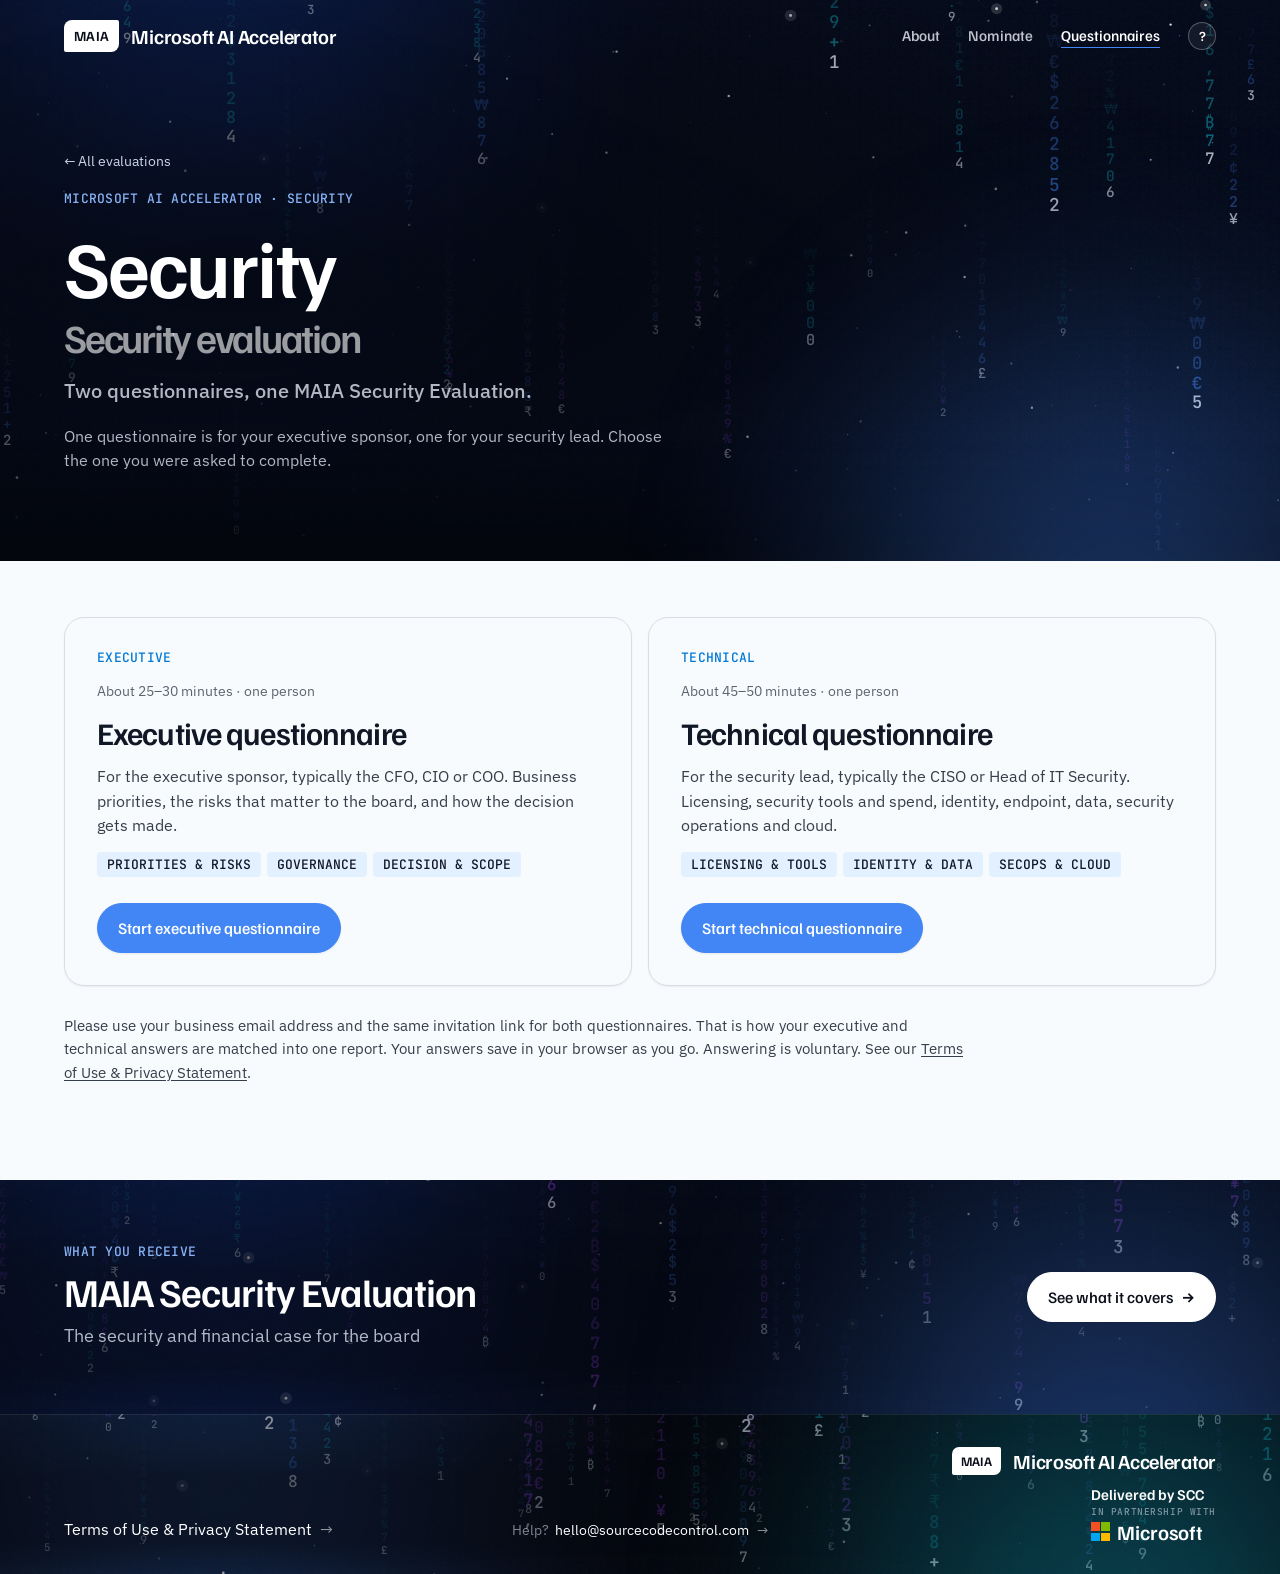
<file: security.html>
<!DOCTYPE html>
<html lang="en">
<head>
<meta charset="UTF-8">
<meta name="viewport" content="width=device-width, initial-scale=1.0">
<title>Security · Microsoft AI Accelerator</title>
<meta name="description" content="Welcome to Microsoft AI Accelerator: learn about the programme, nominate an account, or complete your Frontier, Copilot or Security questionnaires.">
<meta name="robots" content="noindex">
<link rel="icon" href="data:image/svg+xml,%3Csvg xmlns='http://www.w3.org/2000/svg' viewBox='0 0 64 64'%3E%3Crect width='64' height='64' rx='14' fill='%2317223A'/%3E%3Ctext x='32' y='40' font-family='Segoe UI,Arial' font-size='19' font-weight='700' fill='%23F5F7FB' text-anchor='middle'%3EMAIA%3C/text%3E%3C/svg%3E">
<link rel="preconnect" href="https://fonts.googleapis.com"><link rel="preconnect" href="https://fonts.gstatic.com" crossorigin><link href="https://fonts.googleapis.com/css2?family=Familjen+Grotesk:wght@500;600&amp;family=IBM+Plex+Sans:wght@400;500;600&amp;family=JetBrains+Mono:wght@500&amp;display=swap" rel="stylesheet">
<style>
body{margin:0;background:oklch(98.6% .005 250);color:oklch(21% .028 262);font:16px/1.55 'IBM Plex Sans',system-ui,sans-serif;-webkit-font-smoothing:antialiased}
a{color:inherit;text-decoration-thickness:1px;text-underline-offset:.16em}a:hover{color:oklch(48% .15 256)}
h1,h2,h3{margin:0;font-family:'Familjen Grotesk',system-ui,sans-serif;font-weight:600;letter-spacing:-.028em;line-height:1.05;text-wrap:balance}p{margin:0;text-wrap:pretty}
.wrap{width:100%;max-width:1440px;margin:0 auto;padding:0 64px;box-sizing:border-box}@media(max-width:960px){.wrap{padding:0 24px}}@media(max-width:640px){.wrap{padding:0 16px}.hide-s{display:none!important}}
.key{display:inline-flex;align-items:center;justify-content:center;gap:8px;min-height:44px;padding:0 16px;border:1px solid oklch(83% .012 252);border-radius:6px;background:oklch(99.4% .003 250);color:oklch(21% .028 262);font:500 14px/1 'Familjen Grotesk',sans-serif;box-shadow:0 3px 0 0 oklch(80% .016 254),0 6px 8px -4px oklch(21% .028 262/.28),inset 0 1px 0 #fff;text-decoration:none;white-space:nowrap;cursor:pointer;transition:transform .12s}
.key:hover{transform:translateY(-1px);color:oklch(21% .028 262)}.key:active{transform:translateY(3px);box-shadow:inset 0 1px 2px oklch(21% .028 262/.14)}
.key.p{min-height:48px;padding:0 24px;font-size:16px;background:oklch(48% .15 256);border-color:oklch(36% .13 260);color:#fff;box-shadow:0 3px 0 0 oklch(36% .13 260),0 6px 8px -4px oklch(30% .12 260/.45),inset 0 1px 0 oklch(100% 0 0/.22)}.key.p:hover{color:#fff}
.card{display:block;box-sizing:border-box;background:oklch(98.6% .005 250);border:1px solid oklch(90% .009 252);border-radius:16px 4px 16px 4px;box-shadow:0 1px 2px oklch(21% .028 262/.06);text-decoration:none;color:inherit;transition:border-color .22s}a.card:hover{border-color:oklch(72% .09 256);color:inherit}a.card:hover .key{transform:translateY(-1px)}
.eb{font:500 13px/1.3 'JetBrains Mono',ui-monospace,monospace;letter-spacing:.02em;text-transform:uppercase;color:oklch(48% .15 256)}
.dots{background-image:radial-gradient(circle,oklch(81% .045 255) 1px,transparent 1.4px);background-size:8px 16px}.dots-d{background-image:radial-gradient(circle,oklch(41% .05 260) 1px,transparent 1.4px);background-size:8px 16px}
.inp{width:100%;box-sizing:border-box;min-height:44px;padding:10px 12px;border:1px solid oklch(83% .012 252);border-radius:6px;background:#fff;color:inherit;font:16px/1.4 'IBM Plex Sans',sans-serif}
.opt{display:flex;gap:12px;align-items:flex-start;width:100%;box-sizing:border-box;text-align:left;padding:12px 14px;border:1px solid oklch(83% .012 252);border-radius:6px;background:#fff;color:inherit;font:16px/1.45 'IBM Plex Sans',sans-serif;cursor:pointer}.opt:hover{border-color:oklch(48% .15 256)}.opt.on{border-color:oklch(48% .15 256);background:oklch(95% .028 256);box-shadow:0 0 0 1px oklch(48% .15 256)}
.tbl{width:100%;border-collapse:collapse;font-size:14px}.tbl th{text-align:left;font:500 12px/1.2 'JetBrains Mono',monospace;text-transform:uppercase;color:oklch(50% .018 258);padding:10px;border:0;border-bottom:1px solid oklch(90% .009 252);white-space:nowrap;background:oklch(98.6% .005 250)}.tbl td{padding:6px 10px;border:0;border-top:1px solid oklch(90% .009 252);vertical-align:middle}.tbl tbody tr:first-child td{border-top:0}.rc>div:first-child{border-top:0!important}.tbl .inp{min-height:38px;padding:7px 9px;font-size:14px}
:focus-visible{outline:2px solid oklch(48% .15 256);outline-offset:2px}[hidden]{display:none!important}@media(prefers-reduced-motion:reduce){*{transition:none!important;animation:none!important}}
.hero2{display:grid;grid-template-columns:minmax(0,1fr) auto;gap:48px;align-items:center}@media(max-width:960px){.hero2{grid-template-columns:minmax(0,1fr)}.hero2 figure{display:none}}
.g2{display:grid;grid-template-columns:repeat(2,minmax(0,1fr));gap:16px}@media(max-width:960px){.g2{grid-template-columns:minmax(0,1fr)}}
.key.p.tf{background:#7B45C2;border-color:#5B2F99;box-shadow:0 3px 0 0 #5B2F99,0 6px 8px -4px rgb(91 47 153/.45),inset 0 1px 0 rgb(255 255 255/.22)}.key.p.tc{background:#0B7C78;border-color:#075B58;box-shadow:0 3px 0 0 #075B58,0 6px 8px -4px rgb(7 91 88/.45),inset 0 1px 0 rgb(255 255 255/.22)}.key.p.ts{background:#0078D4;border-color:#005A9E;box-shadow:0 3px 0 0 #005A9E,0 6px 8px -4px rgb(0 90 158/.45),inset 0 1px 0 rgb(255 255 255/.22)}#motionBtn{right:16px!important;bottom:16px!important;min-height:36px!important;background:oklch(98.6% .005 250/.88)!important;backdrop-filter:blur(6px)}.nowrap{white-space:nowrap}
</style>
<link rel="stylesheet" href="assets/maia.css">
<script src="assets/maia.js" defer></script>
</head>
<body>
<div style="min-height:100vh;background:oklch(98.6% .005 250)">
<header class="wrap" style="display:flex;align-items:center;justify-content:space-between;gap:24px;min-height:72px;border-bottom:1px solid oklch(90% .009 252);background:oklch(98.6% .005 250);position:relative;z-index:10">
<a href="index.html#home" data-keep style="display:inline-flex;align-items:center;gap:12px;text-decoration:none;color:oklch(21% .028 262);min-width:0"><span aria-hidden="true" style="height:32px;padding:0 10px;display:grid;place-items:center;flex-shrink:0;border-radius:8px 2px;background:oklch(21% .028 262);color:oklch(98.6% .005 250);font:600 14px/1 'Familjen Grotesk',system-ui,sans-serif;letter-spacing:.02em">MAIA</span><span style="font:600 20px/1.1 'Familjen Grotesk',system-ui,sans-serif;letter-spacing:-.01em;white-space:nowrap">Microsoft AI Accelerator</span></a>
<nav aria-label="Site" style="display:flex;align-items:center;gap:28px"><a href="about.html" data-keep class="hide-s" style="font:500 15px/1 'Familjen Grotesk',system-ui,sans-serif;text-decoration:none;color:oklch(36% .022 260);">About</a><a href="nominate.html" data-keep class="hide-s" style="font:500 15px/1 'Familjen Grotesk',system-ui,sans-serif;text-decoration:none;color:oklch(36% .022 260);">Nominate</a><a href="questionnaires.html" data-keep class="hide-s" style="font:500 15px/1 'Familjen Grotesk',system-ui,sans-serif;text-decoration:none;color:oklch(21% .028 262);text-decoration:underline;text-decoration-color:oklch(48% .15 256);text-underline-offset:6px;">Questionnaires</a></nav>
</header>
<main>
<section class="space" data-palette="security" style="--accent-a:#1F4FD1;--accent-b:#4285F4;--accent-l:#8AB4F8;background:#040A1A!important"><div class="space-bg" aria-hidden="true"><canvas></canvas><div class="veil"></div><div class="grain"></div><div class="fade"></div></div><div class="wrap hero2" style="position:relative;z-index:2;padding-top:80px;padding-bottom:88px"><div data-shield="0.03" style="display:grid;gap:18px;min-width:0">
<a href="questionnaires.html" data-keep style="font-size:14px;color:oklch(36% .022 260);text-decoration:none">← All evaluations</a>
<p class="eb" style="color:#0078D4">Microsoft AI Accelerator · Security</p>
<h1 data-words style="font-size:clamp(44px,5vw + 16px,84px);line-height:1.02">Security<span style="display:block;color:oklch(36% .022 260);font-size:.5em;margin-top:10px">Security evaluation</span></h1>
<p style="font-size:clamp(18px,.35vw + 16px,22px);line-height:1.45;max-width:46ch;font-weight:500">Two questionnaires, one MAIA Security Evaluation.</p>
<p style="color:oklch(36% .022 260);max-width:60ch">One questionnaire is for your executive sponsor, one for your security lead. Choose the one you were asked to complete.</p>

</div>
</div><button type="button" id="motionBtn" aria-pressed="false" style="position:absolute;right:24px;bottom:16px;z-index:3;min-height:44px;padding:0 12px;border:1px solid oklch(90% .009 252);border-radius:6px;background:oklch(98.6% .005 250);color:oklch(50% .018 258);font:500 13px/1 'IBM Plex Sans',sans-serif;cursor:pointer">Pause motion</button></section>
<section class="wrap" style="padding-top:56px;padding-bottom:40px">
<div class="g2" data-reveal><a class="card" href="security-executive.html" data-keep style="padding:32px;display:flex;flex-direction:column;gap:14px">
<p class="eb" style="color:#0078D4">Executive</p>
<p style="font-size:14px;color:oklch(50% .018 258)">About 25–30 minutes · one person</p>
<h2 style="font-size:clamp(26px,1.2vw + 16px,36px)">Executive questionnaire</h2>
<p style="color:oklch(36% .022 260);max-width:52ch">For the executive sponsor, typically the CFO, CIO or COO. Business priorities, the risks that matter to the board, and how the decision gets made.</p>
<div style="display:flex;flex-wrap:wrap;gap:6px"><span style="font:500 13px/1 'JetBrains Mono',ui-monospace,monospace;text-transform:uppercase;padding:6px 10px;border-radius:4px;background:oklch(95% .028 256);color:oklch(21% .028 262)">Priorities &amp; risks</span><span style="font:500 13px/1 'JetBrains Mono',ui-monospace,monospace;text-transform:uppercase;padding:6px 10px;border-radius:4px;background:oklch(95% .028 256);color:oklch(21% .028 262)">Governance</span><span style="font:500 13px/1 'JetBrains Mono',ui-monospace,monospace;text-transform:uppercase;padding:6px 10px;border-radius:4px;background:oklch(95% .028 256);color:oklch(21% .028 262)">Decision &amp; scope</span></div>
<span class="key p ts" style="margin-top:12px;align-self:flex-start">Start executive questionnaire</span>
</a><a class="card" href="security-technical.html" data-keep style="padding:32px;display:flex;flex-direction:column;gap:14px">
<p class="eb" style="color:#0078D4">Technical</p>
<p style="font-size:14px;color:oklch(50% .018 258)">About 45–50 minutes · one person</p>
<h2 style="font-size:clamp(26px,1.2vw + 16px,36px)">Technical questionnaire</h2>
<p style="color:oklch(36% .022 260);max-width:52ch">For the security lead, typically the CISO or Head of IT Security. Licensing, security tools and spend, identity, endpoint, data, security operations and cloud.</p>
<div style="display:flex;flex-wrap:wrap;gap:6px"><span style="font:500 13px/1 'JetBrains Mono',ui-monospace,monospace;text-transform:uppercase;padding:6px 10px;border-radius:4px;background:oklch(95% .028 256);color:oklch(21% .028 262)">Licensing &amp; tools</span><span style="font:500 13px/1 'JetBrains Mono',ui-monospace,monospace;text-transform:uppercase;padding:6px 10px;border-radius:4px;background:oklch(95% .028 256);color:oklch(21% .028 262)">Identity &amp; data</span><span style="font:500 13px/1 'JetBrains Mono',ui-monospace,monospace;text-transform:uppercase;padding:6px 10px;border-radius:4px;background:oklch(95% .028 256);color:oklch(21% .028 262)">SecOps &amp; cloud</span></div>
<span class="key p ts" style="margin-top:12px;align-self:flex-start">Start technical questionnaire</span>
</a></div>
<p style="margin-top:28px;font-size:15px;color:oklch(36% .022 260);max-width:100ch">Please use your business email address and the same invitation link for both questionnaires. That is how your executive and technical answers are matched into one report. Your answers save in your browser as you go. Answering is voluntary. See our <a href="terms.html" data-keep>Terms of Use &amp; Privacy Statement</a>.</p>
</section>
<section class="space" data-palette="security" style="margin-top:56px;--accent-a:#1F4FD1;--accent-b:#4285F4;--accent-l:#8AB4F8;background:#040A1A!important"><div class="space-bg" aria-hidden="true"><canvas></canvas><div class="veil-soft"></div><div class="grain"></div></div><div class="wrap" style="padding-top:64px;padding-bottom:64px;display:flex;flex-wrap:wrap;gap:24px 48px;align-items:center;justify-content:space-between">
<div style="display:grid;gap:10px;min-width:0"><p class="eb" style="color:oklch(78% .1 250)">What you receive</p><p style="font:600 clamp(28px,2vw + 14px,44px)/1.05 'Familjen Grotesk',system-ui,sans-serif;letter-spacing:-.028em">MAIA Security Evaluation</p><p style="color:oklch(72% .022 256);font-size:18px">The security and financial case for the board</p></div>
<a class="key p" href="about.html#evaluations" data-keep>See what it covers <span aria-hidden="true">→</span></a>
</div></section>
</main>
<footer class="space foot" data-palette="copilot,security,frontier" style="--accent-a:#4285F4;--accent-b:#12B5CB"><div class="space-bg" aria-hidden="true"><canvas></canvas><div class="veil-soft"></div><div class="grain"></div></div>
<div class="wrap foot-in">
<a class="fa f-terms" href="terms.html" data-keep>Terms of Use &amp; Privacy Statement <span aria-hidden="true">→</span></a>
<p class="f-help"><span class="muted">Help?</span> <a class="fa" href="mailto:hello@sourcecodecontrol.com">hello@sourcecodecontrol.com <span aria-hidden="true">→</span></a></p>
<div class="f-brand">
<div class="foot-brand"><span class="logo" aria-hidden="true">MAIA</span><p class="wm">Microsoft AI Accelerator</p></div>
<div class="partner-box" aria-label="Delivered by SCC in partnership with Microsoft"><span class="pb1">Delivered by SCC</span><span class="pb2">in partnership with</span><span class="pb3"><span class="mslogo" aria-hidden="true"><i></i><i></i><i></i><i></i></span><span class="msw">Microsoft</span></span></div>
</div>
</div>
</footer>
</div>
<script>
/* carry the invitation parameters (?project=…, ?invite=…, ?company=…, ?domain=…) to the next page */
(function(){try{var q=location.search;if(!q)return;document.querySelectorAll('a[data-keep]').forEach(function(a){var h=a.getAttribute('href');if(!h||h.indexOf('?')>=0||h.indexOf('#')===0)return;var i=h.indexOf('#');a.setAttribute('href',i<0?h+q:h.slice(0,i)+q+h.slice(i));});}catch(e){}})();
</script>

<script>
/* motion background: the character field (pause button bottom right; still for reduced motion) */
class DCLogic{constructor(){this.state={};}setState(p,cb){Object.assign(this.state,p);var b=document.getElementById('motionBtn');if(b){b.setAttribute('aria-pressed',String(!!this.state.paused));b.textContent=this.state.paused?'Play motion':'Pause motion';}if(cb)cb();}}
class Component extends DCLogic {
  state = { paused: false };

  setRoot = (el) => { this.rootEl = el; };
  componentWillUnmount() { this.dead = true; if (this.onResize) window.removeEventListener('resize', this.onResize); }
  fieldVals() { const p = !!(this.state && this.state.paused);
    return { setRoot: this.setRoot, paused: p, motionLabel: p ? 'Play motion' : 'Pause motion', toggleMotion: () => this.setState({ paused: !p }) }; }
  startField() {
    const root = this.rootEl; if (!root || !root.querySelectorAll) return;
    const self = this, CW = 8, CH = 16, RAMP = ' .:-=+*#%@', PAL0 = ['oklch(89% .025 254)','oklch(81% .045 255)','oklch(70% .085 256)','oklch(60% .13 257)','oklch(41% .16 260)'];
    const reduce = window.matchMedia ? window.matchMedia('(prefers-reduced-motion: reduce)').matches : false;
    const clamp = (v,a,b) => v<a?a:v>b?b:v;
    const noise = (c,r,t) => (Math.sin(c*0.09+t*0.5)+Math.sin(r*0.21-t*0.35)+Math.sin((c*0.6+r)*0.11+t*0.27)+Math.sin(c*0.023-r*0.13+t*0.15+Math.sin(r*0.05+t*0.1))+4)/8;
    const fields = [].slice.call(root.querySelectorAll('canvas[data-field]')).map((canvas) => {
      const ctx = canvas.getContext && canvas.getContext('2d'); if (!ctx) return null; const H = canvas.getAttribute('data-hue');
      const host = canvas.closest('section') || canvas.parentElement;
      const f = { pal: H ? ['oklch(88% .03 '+H+')','oklch(80% .06 '+H+')','oklch(69% .1 '+H+')','oklch(58% .14 '+H+')','oklch(44% .16 '+H+')'] : PAL0, canvas, ctx, host, w:0, h:0, shield:[], pointer:null };
      host.addEventListener('pointermove', (e) => { const r = canvas.getBoundingClientRect(); f.pointer = { x:e.clientX-r.left, y:e.clientY-r.top }; });
      host.addEventListener('pointerleave', () => { f.pointer = null; });
      f.resize = () => { const r = canvas.getBoundingClientRect(), dpr = Math.min(window.devicePixelRatio||1, 2);
        f.w = r.width; f.h = r.height; canvas.width = Math.max(1, Math.round(r.width*dpr)); canvas.height = Math.max(1, Math.round(r.height*dpr)); ctx.setTransform(dpr,0,0,dpr,0,0);
        f.shield = [].slice.call(host.querySelectorAll('[data-shield]')).map((el) => { const a = el.getBoundingClientRect(), k = parseFloat(el.getAttribute('data-shield')); const pad = k > 0.2 ? 8 : 28;
          return { l:a.left-r.left-pad, t:a.top-r.top-pad, r:a.right-r.left+pad, b:a.bottom-r.top+pad, k: isNaN(k) ? 0.12 : k }; }); };
      return f; }).filter(Boolean);
    if (!fields.length) return;
    const draw = (f, t) => { const ctx = f.ctx, cols = Math.ceil(f.w/CW), rows = Math.ceil(f.h/CH); let last = null;
      ctx.clearRect(0,0,f.w,f.h); ctx.font = "500 12px 'JetBrains Mono', monospace"; ctx.textAlign = 'center'; ctx.textBaseline = 'middle';
      for (let r = 0; r < rows; r++) { const y = r*CH+CH/2;
        for (let c = 0; c < cols; c++) { const x = c*CW+CW/2, n = noise(c,r,t); let e = clamp((n-0.34)/0.5,0,1); e = e*e*(3-2*e);
          const reach = 0.45+0.55*Math.min(1, x/(f.w*0.9)); let d = e*reach*1.25;
          if (f.pointer) { const px = x-f.pointer.x, py = y-f.pointer.y, pd = Math.sqrt(px*px+py*py); if (pd < 130) d += 0.4*(1-pd/130)*n; }
          for (let s = 0; s < f.shield.length; s++) { const S = f.shield[s]; if (x>S.l && x<S.r && y>S.t && y<S.b) { d *= S.k; break; } }
          if (d < 0.1) continue;
          const lv = d<0.3?0:d<0.48?1:d<0.66?2:d<0.85?3:4, col = f.pal[lv];
          if (col !== last) { ctx.fillStyle = col; last = col; }
          ctx.fillText(RAMP[clamp(Math.floor(d*10),1,9)], x, y); } } };
    const still = () => fields.forEach((f) => draw(f, 2.4));
    const resizeAll = () => fields.forEach((f) => f.resize());
    resizeAll();
    this.onResize = () => { resizeAll(); if (reduce || self.state.paused) still(); };
    window.addEventListener('resize', this.onResize);
    if (document.fonts && document.fonts.ready) document.fonts.ready.then(() => { if (!self.dead) self.onResize(); });
    const t0 = performance.now(); let lastT = 0;
    const frame = (now) => { if (self.dead) return; if (!self.state.paused && now-lastT >= 33) { lastT = now; fields.forEach((f) => draw(f, (now-t0)/1000)); } requestAnimationFrame(frame); };
    if (reduce) still(); else requestAnimationFrame(frame);
  }

  componentDidMount() { this.startField(); }
  renderVals() { return { ...this.fieldVals() }; }
}
(function(){try{var c=new Component();c.rootEl=document.body;if(c.componentDidMount)c.componentDidMount();var b=document.getElementById('motionBtn');if(b)b.onclick=function(){c.setState({paused:!c.state.paused});};}catch(e){}})();
</script>
</body>
</html>
</file>
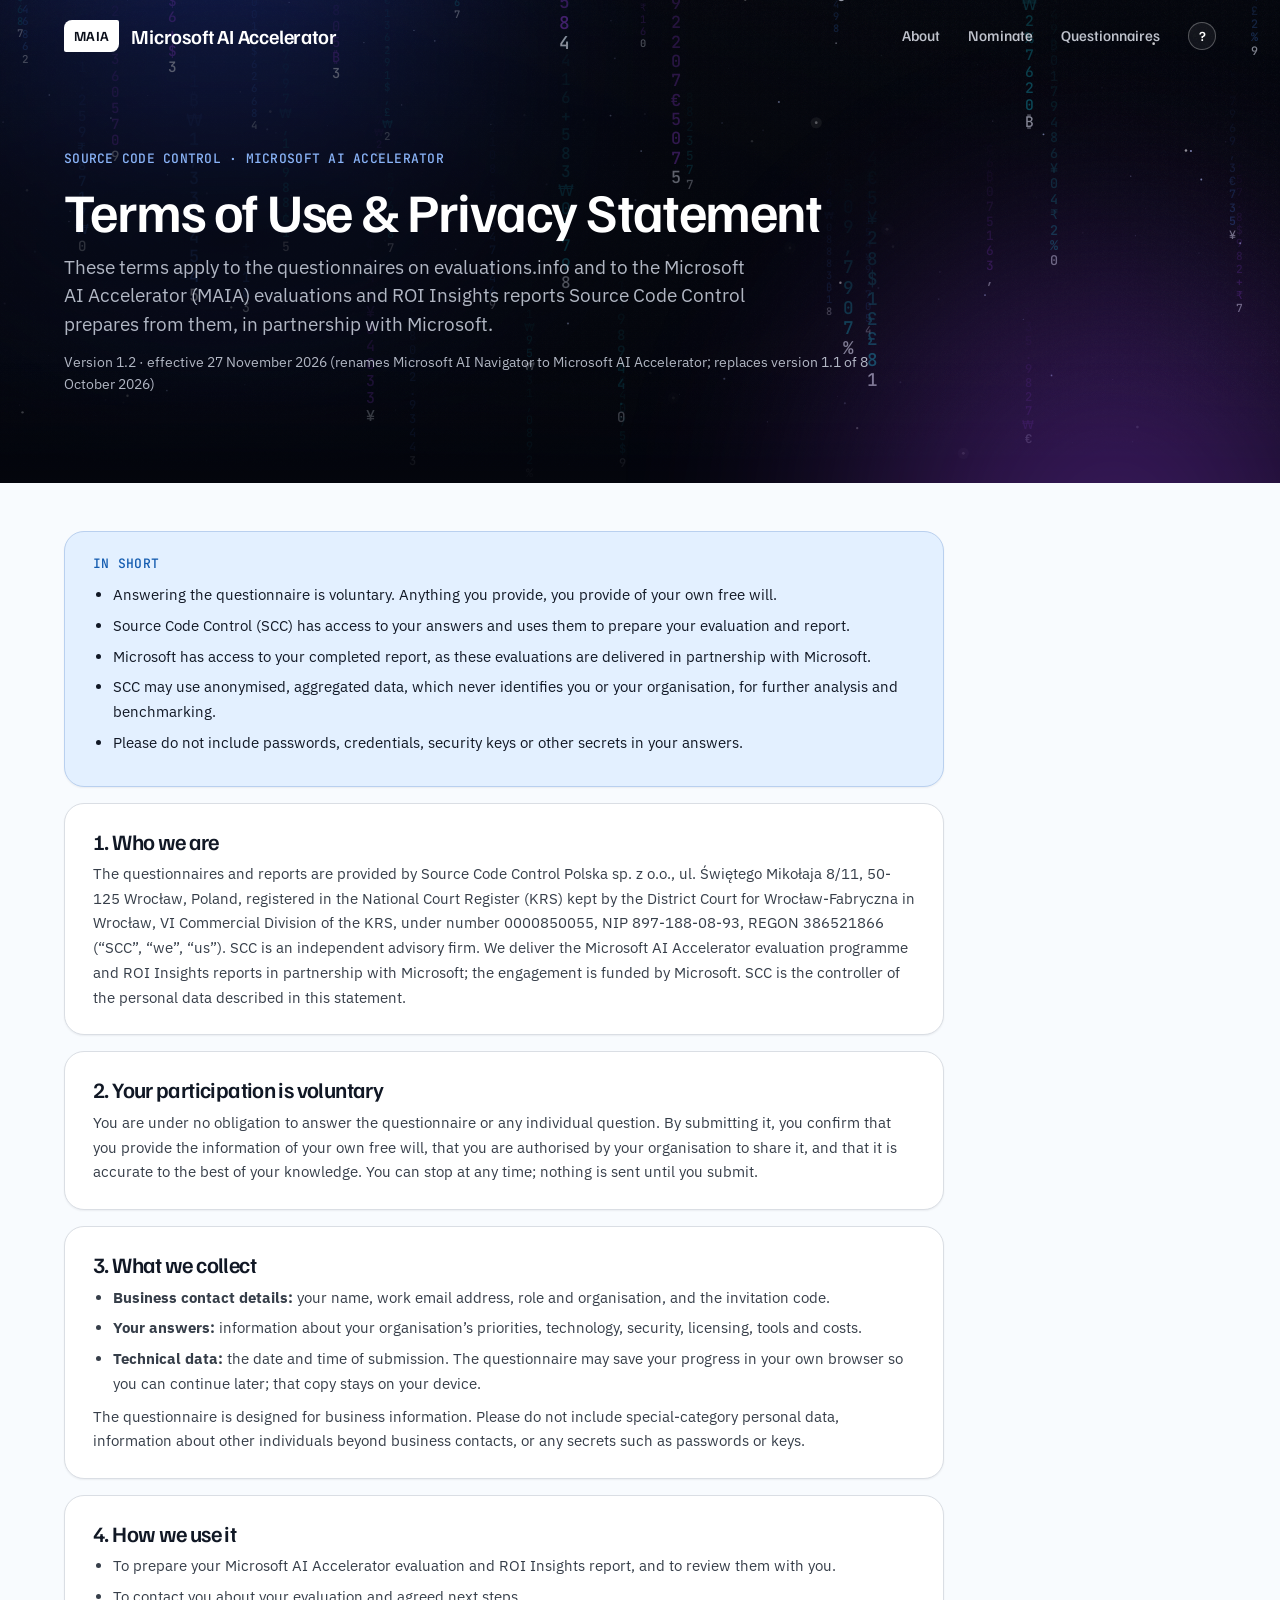
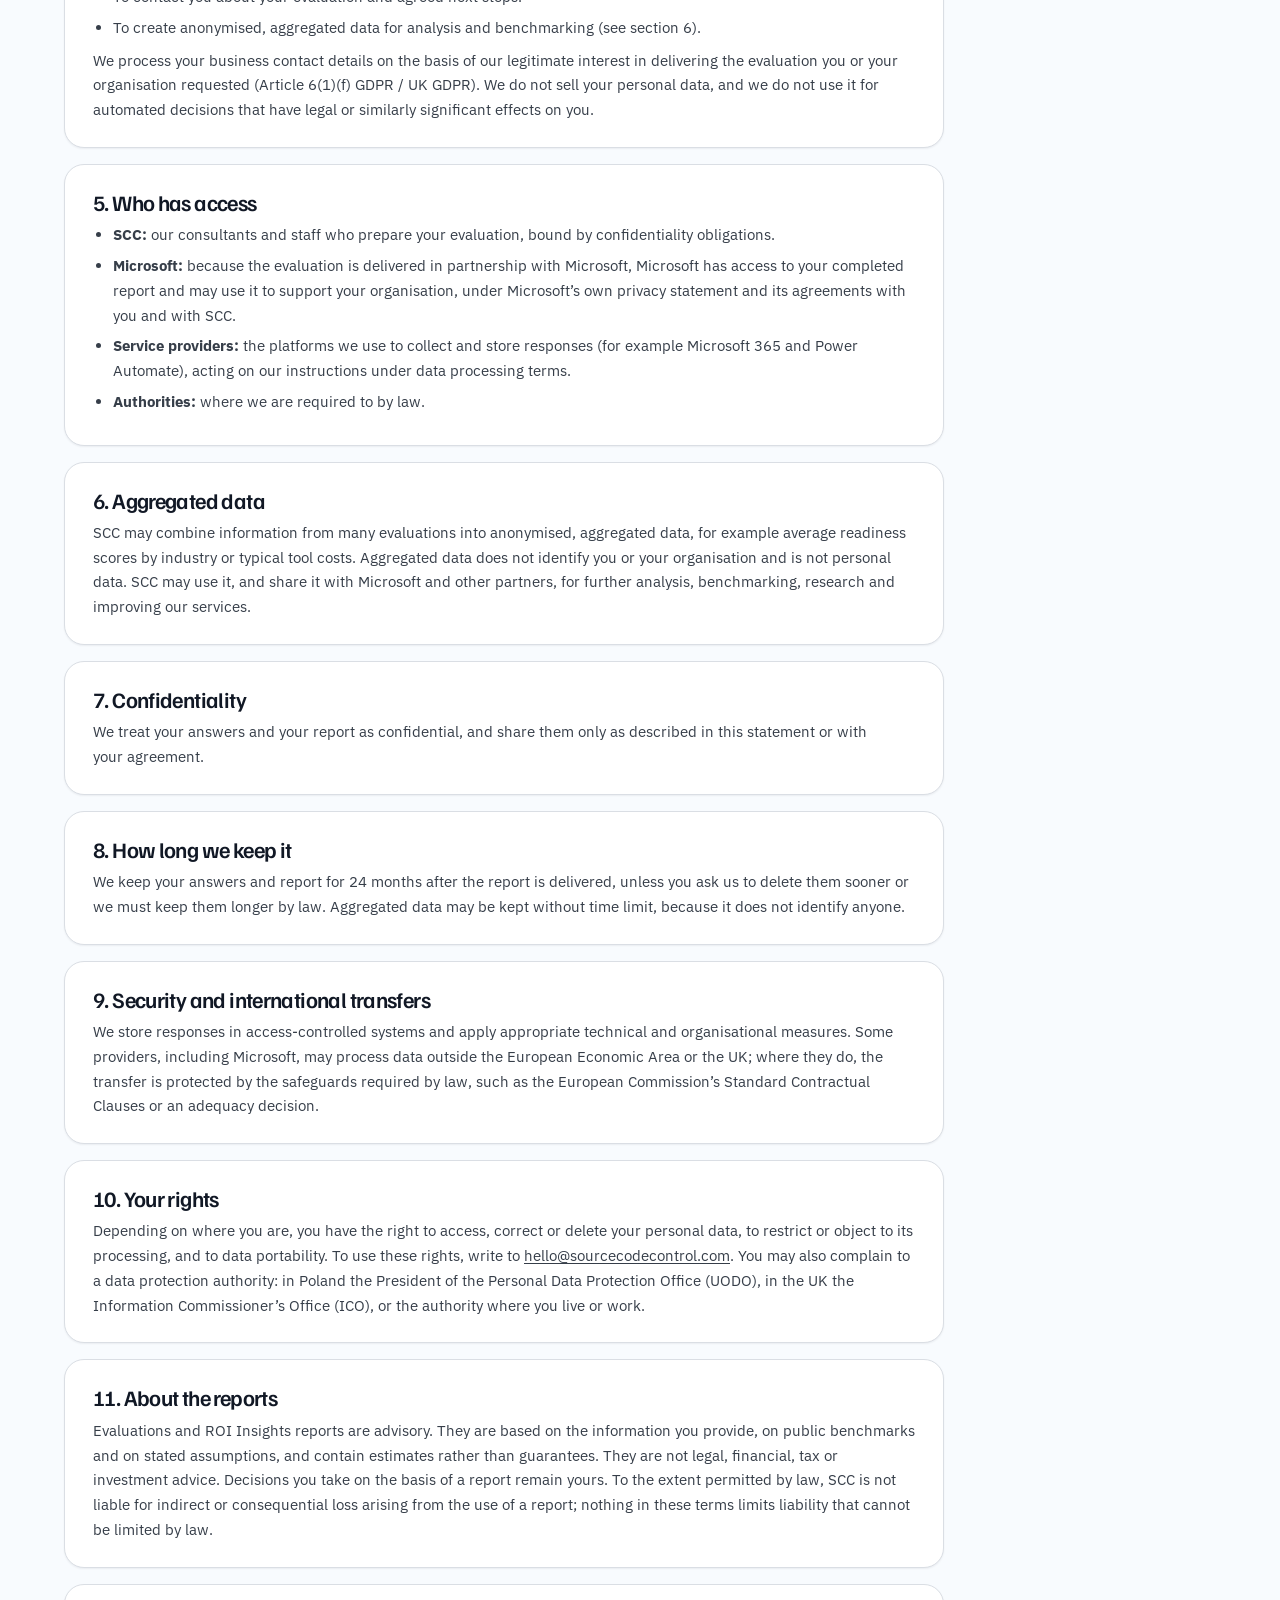
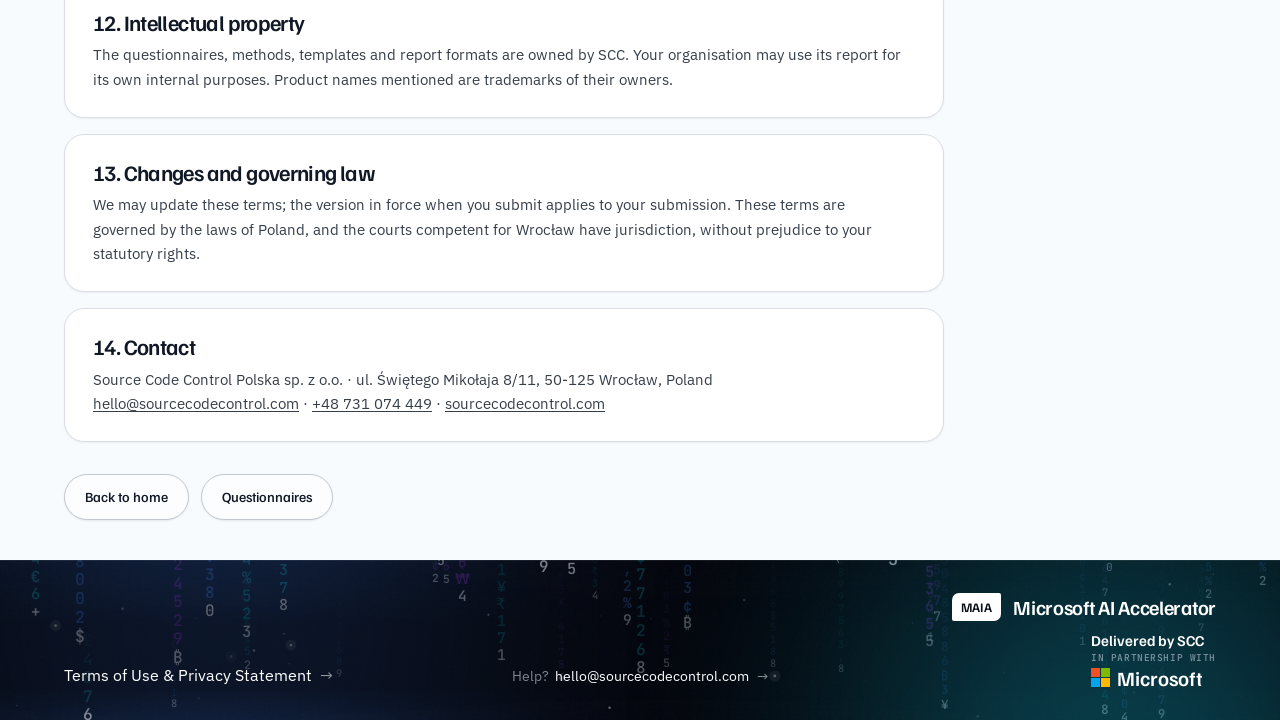
<file: terms.html>
<!DOCTYPE html>
<html lang="en">
<head>
<meta charset="UTF-8">
<meta name="viewport" content="width=device-width, initial-scale=1.0">
<title>Terms of Use & Privacy Statement · Microsoft AI Accelerator</title>
<meta name="description" content="Welcome to Microsoft AI Accelerator: learn about the programme, nominate an account, or complete your Frontier, Copilot or Security questionnaires.">
<meta name="robots" content="noindex">
<link rel="icon" href="data:image/svg+xml,%3Csvg xmlns='http://www.w3.org/2000/svg' viewBox='0 0 64 64'%3E%3Crect width='64' height='64' rx='14' fill='%2317223A'/%3E%3Ctext x='32' y='40' font-family='Segoe UI,Arial' font-size='19' font-weight='700' fill='%23F5F7FB' text-anchor='middle'%3EMAIA%3C/text%3E%3C/svg%3E">
<link rel="preconnect" href="https://fonts.googleapis.com"><link rel="preconnect" href="https://fonts.gstatic.com" crossorigin><link href="https://fonts.googleapis.com/css2?family=Familjen+Grotesk:wght@500;600&amp;family=IBM+Plex+Sans:wght@400;500;600&amp;family=JetBrains+Mono:wght@500&amp;display=swap" rel="stylesheet">
<style>
body{margin:0;background:oklch(98.6% .005 250);color:oklch(21% .028 262);font:16px/1.55 'IBM Plex Sans',system-ui,sans-serif;-webkit-font-smoothing:antialiased}
a{color:inherit;text-decoration-thickness:1px;text-underline-offset:.16em}a:hover{color:oklch(48% .15 256)}
h1,h2,h3{margin:0;font-family:'Familjen Grotesk',system-ui,sans-serif;font-weight:600;letter-spacing:-.028em;line-height:1.05;text-wrap:balance}p{margin:0;text-wrap:pretty}
.wrap{width:100%;max-width:1440px;margin:0 auto;padding:0 64px;box-sizing:border-box}@media(max-width:960px){.wrap{padding:0 24px}}@media(max-width:640px){.wrap{padding:0 16px}.hide-s{display:none!important}}
.key{display:inline-flex;align-items:center;justify-content:center;gap:8px;min-height:44px;padding:0 16px;border:1px solid oklch(83% .012 252);border-radius:6px;background:oklch(99.4% .003 250);color:oklch(21% .028 262);font:500 14px/1 'Familjen Grotesk',sans-serif;box-shadow:0 3px 0 0 oklch(80% .016 254),0 6px 8px -4px oklch(21% .028 262/.28),inset 0 1px 0 #fff;text-decoration:none;white-space:nowrap;cursor:pointer;transition:transform .12s}
.key:hover{transform:translateY(-1px);color:oklch(21% .028 262)}.key:active{transform:translateY(3px);box-shadow:inset 0 1px 2px oklch(21% .028 262/.14)}
.key.p{min-height:48px;padding:0 24px;font-size:16px;background:oklch(48% .15 256);border-color:oklch(36% .13 260);color:#fff;box-shadow:0 3px 0 0 oklch(36% .13 260),0 6px 8px -4px oklch(30% .12 260/.45),inset 0 1px 0 oklch(100% 0 0/.22)}.key.p:hover{color:#fff}
.card{display:block;box-sizing:border-box;background:oklch(98.6% .005 250);border:1px solid oklch(90% .009 252);border-radius:16px 4px 16px 4px;box-shadow:0 1px 2px oklch(21% .028 262/.06);text-decoration:none;color:inherit;transition:border-color .22s}a.card:hover{border-color:oklch(72% .09 256);color:inherit}a.card:hover .key{transform:translateY(-1px)}
.eb{font:500 13px/1.3 'JetBrains Mono',ui-monospace,monospace;letter-spacing:.02em;text-transform:uppercase;color:oklch(48% .15 256)}
.dots{background-image:radial-gradient(circle,oklch(81% .045 255) 1px,transparent 1.4px);background-size:8px 16px}.dots-d{background-image:radial-gradient(circle,oklch(41% .05 260) 1px,transparent 1.4px);background-size:8px 16px}
.inp{width:100%;box-sizing:border-box;min-height:44px;padding:10px 12px;border:1px solid oklch(83% .012 252);border-radius:6px;background:#fff;color:inherit;font:16px/1.4 'IBM Plex Sans',sans-serif}
.opt{display:flex;gap:12px;align-items:flex-start;width:100%;box-sizing:border-box;text-align:left;padding:12px 14px;border:1px solid oklch(83% .012 252);border-radius:6px;background:#fff;color:inherit;font:16px/1.45 'IBM Plex Sans',sans-serif;cursor:pointer}.opt:hover{border-color:oklch(48% .15 256)}.opt.on{border-color:oklch(48% .15 256);background:oklch(95% .028 256);box-shadow:0 0 0 1px oklch(48% .15 256)}
.tbl{width:100%;border-collapse:collapse;font-size:14px}.tbl th{text-align:left;font:500 12px/1.2 'JetBrains Mono',monospace;text-transform:uppercase;color:oklch(50% .018 258);padding:10px;border:0;border-bottom:1px solid oklch(90% .009 252);white-space:nowrap;background:oklch(98.6% .005 250)}.tbl td{padding:6px 10px;border:0;border-top:1px solid oklch(90% .009 252);vertical-align:middle}.tbl tbody tr:first-child td{border-top:0}.rc>div:first-child{border-top:0!important}.tbl .inp{min-height:38px;padding:7px 9px;font-size:14px}
:focus-visible{outline:2px solid oklch(48% .15 256);outline-offset:2px}[hidden]{display:none!important}@media(prefers-reduced-motion:reduce){*{transition:none!important;animation:none!important}}

.key.p.tf{background:#7B45C2;border-color:#5B2F99;box-shadow:0 3px 0 0 #5B2F99,0 6px 8px -4px rgb(91 47 153/.45),inset 0 1px 0 rgb(255 255 255/.22)}.key.p.tc{background:#0B7C78;border-color:#075B58;box-shadow:0 3px 0 0 #075B58,0 6px 8px -4px rgb(7 91 88/.45),inset 0 1px 0 rgb(255 255 255/.22)}.key.p.ts{background:#0078D4;border-color:#005A9E;box-shadow:0 3px 0 0 #005A9E,0 6px 8px -4px rgb(0 90 158/.45),inset 0 1px 0 rgb(255 255 255/.22)}#motionBtn{right:16px!important;bottom:16px!important;min-height:36px!important;background:oklch(98.6% .005 250/.88)!important;backdrop-filter:blur(6px)}.nowrap{white-space:nowrap}
</style>
<link rel="stylesheet" href="assets/maia.css">
<script src="assets/maia.js" defer></script>
</head>
<body>
<div style="min-height:100vh;background:oklch(98.6% .005 250)">
<header class="wrap" style="display:flex;align-items:center;justify-content:space-between;gap:24px;min-height:72px;border-bottom:1px solid oklch(90% .009 252);background:oklch(98.6% .005 250);position:relative;z-index:10">
<a href="index.html#home" data-keep style="display:inline-flex;align-items:center;gap:12px;text-decoration:none;color:oklch(21% .028 262);min-width:0"><span aria-hidden="true" style="height:32px;padding:0 10px;display:grid;place-items:center;flex-shrink:0;border-radius:8px 2px;background:oklch(21% .028 262);color:oklch(98.6% .005 250);font:600 14px/1 'Familjen Grotesk',system-ui,sans-serif;letter-spacing:.02em">MAIA</span><span style="font:600 20px/1.1 'Familjen Grotesk',system-ui,sans-serif;letter-spacing:-.01em;white-space:nowrap">Microsoft AI Accelerator</span></a>
<nav aria-label="Site" style="display:flex;align-items:center;gap:28px"><a href="about.html" data-keep class="hide-s" style="font:500 15px/1 'Familjen Grotesk',system-ui,sans-serif;text-decoration:none;color:oklch(36% .022 260);">About</a><a href="nominate.html" data-keep class="hide-s" style="font:500 15px/1 'Familjen Grotesk',system-ui,sans-serif;text-decoration:none;color:oklch(36% .022 260);">Nominate</a><a href="questionnaires.html" data-keep class="hide-s" style="font:500 15px/1 'Familjen Grotesk',system-ui,sans-serif;text-decoration:none;color:oklch(36% .022 260);">Questionnaires</a></nav>
</header>
<main>
<section class="space" data-palette="security,frontier,copilot"><div class="space-bg" aria-hidden="true"><canvas></canvas><div class="veil"></div><div class="grain"></div><div class="fade"></div></div><div class="wrap" style="position:relative;z-index:2;padding-top:80px;padding-bottom:88px"><div data-shield="0.03" style="display:grid;gap:14px;max-width:880px">
<p class="eb">Source Code Control · Microsoft AI Accelerator</p>
<h1 data-words style="font-size:clamp(36px,3vw + 16px,60px)">Terms of Use &amp; Privacy Statement</h1>
<p style="font-size:clamp(17px,.3vw + 15px,20px);line-height:1.5;color:oklch(36% .022 260);max-width:62ch">These terms apply to the questionnaires on evaluations.info and to the Microsoft AI Accelerator (MAIA) evaluations and ROI Insights reports Source Code Control prepares from them, in partnership with Microsoft.</p>
<p style="color:oklch(50% .018 258);font-size:14px">Version 1.2 · effective 27 November 2026 (renames Microsoft AI Navigator to Microsoft AI Accelerator; replaces version 1.1 of 8 October 2026)</p>
</div></div><button type="button" id="motionBtn" aria-pressed="false" style="position:absolute;right:24px;bottom:16px;z-index:3;min-height:44px;padding:0 12px;border:1px solid oklch(90% .009 252);border-radius:6px;background:oklch(98.6% .005 250);color:oklch(50% .018 258);font:500 13px/1 'IBM Plex Sans',sans-serif;cursor:pointer">Pause motion</button></section>
<section class="wrap" style="padding-top:48px;padding-bottom:40px"><div style="max-width:880px;display:grid;gap:16px">
<section class="card" style="padding:24px 28px;background:oklch(95% .028 256);border-color:oklch(85% .05 256)"><p class="eb">In short</p><ul style="margin:10px 0 0;padding-left:20px;font-size:15px;line-height:1.65;color:oklch(21% .028 262)"><li style="margin:0 0 6px">Answering the questionnaire is voluntary. Anything you provide, you provide of your own free will.</li><li style="margin:0 0 6px">Source Code Control (SCC) has access to your answers and uses them to prepare your evaluation and report.</li><li style="margin:0 0 6px">Microsoft has access to your completed report, as these evaluations are delivered in partnership with Microsoft.</li><li style="margin:0 0 6px">SCC may use anonymised, aggregated data, which never identifies you or your organisation, for further analysis and benchmarking.</li><li style="margin:0 0 6px">Please do not include passwords, credentials, security keys or other secrets in your answers.</li></ul></section>
<section class="card" style="padding:24px 28px;background:#fff"><h2 style="font-size:22px;line-height:1.2">1. Who we are</h2><div style="color:oklch(36% .022 260);font-size:15px;line-height:1.65"><p style="margin:8px 0 0">The questionnaires and reports are provided by Source Code Control Polska sp. z o.o., ul. Świętego Mikołaja 8/11, 50-125 Wrocław, Poland, registered in the National Court Register (KRS) kept by the District Court for Wrocław-Fabryczna in Wrocław, VI Commercial Division of the KRS, under number 0000850055, NIP 897-188-08-93, REGON 386521866 (“SCC”, “we”, “us”). SCC is an independent advisory firm. We deliver the Microsoft AI Accelerator evaluation programme and ROI Insights reports in partnership with Microsoft; the engagement is funded by Microsoft. SCC is the controller of the personal data described in this statement.</p></div></section><section class="card" style="padding:24px 28px;background:#fff"><h2 style="font-size:22px;line-height:1.2">2. Your participation is voluntary</h2><div style="color:oklch(36% .022 260);font-size:15px;line-height:1.65"><p style="margin:8px 0 0">You are under no obligation to answer the questionnaire or any individual question. By submitting it, you confirm that you provide the information of your own free will, that you are authorised by your organisation to share it, and that it is accurate to the best of your knowledge. You can stop at any time; nothing is sent until you submit.</p></div></section><section class="card" style="padding:24px 28px;background:#fff"><h2 style="font-size:22px;line-height:1.2">3. What we collect</h2><div style="color:oklch(36% .022 260);font-size:15px;line-height:1.65"><ul style="margin:8px 0 0;padding-left:20px"><li style="margin:0 0 6px"><b>Business contact details:</b> your name, work email address, role and organisation, and the invitation code.</li><li style="margin:0 0 6px"><b>Your answers:</b> information about your organisation’s priorities, technology, security, licensing, tools and costs.</li><li style="margin:0 0 6px"><b>Technical data:</b> the date and time of submission. The questionnaire may save your progress in your own browser so you can continue later; that copy stays on your device.</li></ul><p style="margin:8px 0 0">The questionnaire is designed for business information. Please do not include special-category personal data, information about other individuals beyond business contacts, or any secrets such as passwords or keys.</p></div></section><section class="card" style="padding:24px 28px;background:#fff"><h2 style="font-size:22px;line-height:1.2">4. How we use it</h2><div style="color:oklch(36% .022 260);font-size:15px;line-height:1.65"><ul style="margin:8px 0 0;padding-left:20px"><li style="margin:0 0 6px">To prepare your Microsoft AI Accelerator evaluation and ROI Insights report, and to review them with you.</li><li style="margin:0 0 6px">To contact you about your evaluation and agreed next steps.</li><li style="margin:0 0 6px">To create anonymised, aggregated data for analysis and benchmarking (see section 6).</li></ul><p style="margin:8px 0 0">We process your business contact details on the basis of our legitimate interest in delivering the evaluation you or your organisation requested (Article 6(1)(f) GDPR / UK GDPR). We do not sell your personal data, and we do not use it for automated decisions that have legal or similarly significant effects on you.</p></div></section><section class="card" style="padding:24px 28px;background:#fff"><h2 style="font-size:22px;line-height:1.2">5. Who has access</h2><div style="color:oklch(36% .022 260);font-size:15px;line-height:1.65"><ul style="margin:8px 0 0;padding-left:20px"><li style="margin:0 0 6px"><b>SCC:</b> our consultants and staff who prepare your evaluation, bound by confidentiality obligations.</li><li style="margin:0 0 6px"><b>Microsoft:</b> because the evaluation is delivered in partnership with Microsoft, Microsoft has access to your completed report and may use it to support your organisation, under Microsoft’s own privacy statement and its agreements with you and with SCC.</li><li style="margin:0 0 6px"><b>Service providers:</b> the platforms we use to collect and store responses (for example Microsoft 365 and Power Automate), acting on our instructions under data processing terms.</li><li style="margin:0 0 6px"><b>Authorities:</b> where we are required to by law.</li></ul></div></section><section class="card" style="padding:24px 28px;background:#fff"><h2 style="font-size:22px;line-height:1.2">6. Aggregated data</h2><div style="color:oklch(36% .022 260);font-size:15px;line-height:1.65"><p style="margin:8px 0 0">SCC may combine information from many evaluations into anonymised, aggregated data, for example average readiness scores by industry or typical tool costs. Aggregated data does not identify you or your organisation and is not personal data. SCC may use it, and share it with Microsoft and other partners, for further analysis, benchmarking, research and improving our services.</p></div></section><section class="card" style="padding:24px 28px;background:#fff"><h2 style="font-size:22px;line-height:1.2">7. Confidentiality</h2><div style="color:oklch(36% .022 260);font-size:15px;line-height:1.65"><p style="margin:8px 0 0">We treat your answers and your report as confidential, and share them only as described in this statement or with your agreement.</p></div></section><section class="card" style="padding:24px 28px;background:#fff"><h2 style="font-size:22px;line-height:1.2">8. How long we keep it</h2><div style="color:oklch(36% .022 260);font-size:15px;line-height:1.65"><p style="margin:8px 0 0">We keep your answers and report for 24 months after the report is delivered, unless you ask us to delete them sooner or we must keep them longer by law. Aggregated data may be kept without time limit, because it does not identify anyone.</p></div></section><section class="card" style="padding:24px 28px;background:#fff"><h2 style="font-size:22px;line-height:1.2">9. Security and international transfers</h2><div style="color:oklch(36% .022 260);font-size:15px;line-height:1.65"><p style="margin:8px 0 0">We store responses in access-controlled systems and apply appropriate technical and organisational measures. Some providers, including Microsoft, may process data outside the European Economic Area or the UK; where they do, the transfer is protected by the safeguards required by law, such as the European Commission’s Standard Contractual Clauses or an adequacy decision.</p></div></section><section class="card" style="padding:24px 28px;background:#fff"><h2 style="font-size:22px;line-height:1.2">10. Your rights</h2><div style="color:oklch(36% .022 260);font-size:15px;line-height:1.65"><p style="margin:8px 0 0">Depending on where you are, you have the right to access, correct or delete your personal data, to restrict or object to its processing, and to data portability. To use these rights, write to <a href="mailto:hello@sourcecodecontrol.com">hello@sourcecodecontrol.com</a>. You may also complain to a data protection authority: in Poland the President of the Personal Data Protection Office (UODO), in the UK the Information Commissioner’s Office (ICO), or the authority where you live or work.</p></div></section><section class="card" style="padding:24px 28px;background:#fff"><h2 style="font-size:22px;line-height:1.2">11. About the reports</h2><div style="color:oklch(36% .022 260);font-size:15px;line-height:1.65"><p style="margin:8px 0 0">Evaluations and ROI Insights reports are advisory. They are based on the information you provide, on public benchmarks and on stated assumptions, and contain estimates rather than guarantees. They are not legal, financial, tax or investment advice. Decisions you take on the basis of a report remain yours. To the extent permitted by law, SCC is not liable for indirect or consequential loss arising from the use of a report; nothing in these terms limits liability that cannot be limited by law.</p></div></section><section class="card" style="padding:24px 28px;background:#fff"><h2 style="font-size:22px;line-height:1.2">12. Intellectual property</h2><div style="color:oklch(36% .022 260);font-size:15px;line-height:1.65"><p style="margin:8px 0 0">The questionnaires, methods, templates and report formats are owned by SCC. Your organisation may use its report for its own internal purposes. Product names mentioned are trademarks of their owners.</p></div></section><section class="card" style="padding:24px 28px;background:#fff"><h2 style="font-size:22px;line-height:1.2">13. Changes and governing law</h2><div style="color:oklch(36% .022 260);font-size:15px;line-height:1.65"><p style="margin:8px 0 0">We may update these terms; the version in force when you submit applies to your submission. These terms are governed by the laws of Poland, and the courts competent for Wrocław have jurisdiction, without prejudice to your statutory rights.</p></div></section><section class="card" style="padding:24px 28px;background:#fff"><h2 style="font-size:22px;line-height:1.2">14. Contact</h2><div style="color:oklch(36% .022 260);font-size:15px;line-height:1.65"><p style="margin:8px 0 0">Source Code Control Polska sp. z o.o. · ul. Świętego Mikołaja 8/11, 50-125 Wrocław, Poland<br><a href="mailto:hello@sourcecodecontrol.com">hello@sourcecodecontrol.com</a> · <a href="tel:+48731074449">+48 731 074 449</a> · <a href="https://sourcecodecontrol.com">sourcecodecontrol.com</a></p></div></section>
<div style="margin-top:16px;display:flex;gap:12px;flex-wrap:wrap"><a class="key" href="index.html#home" data-keep>Back to home</a><a class="key" href="questionnaires.html" data-keep>Questionnaires</a></div>
</div></section>
</main>
<footer class="space foot" data-palette="copilot,security,frontier" style="--accent-a:#4285F4;--accent-b:#12B5CB"><div class="space-bg" aria-hidden="true"><canvas></canvas><div class="veil-soft"></div><div class="grain"></div></div>
<div class="wrap foot-in">
<a class="fa f-terms" href="terms.html" data-keep>Terms of Use &amp; Privacy Statement <span aria-hidden="true">→</span></a>
<p class="f-help"><span class="muted">Help?</span> <a class="fa" href="mailto:hello@sourcecodecontrol.com">hello@sourcecodecontrol.com <span aria-hidden="true">→</span></a></p>
<div class="f-brand">
<div class="foot-brand"><span class="logo" aria-hidden="true">MAIA</span><p class="wm">Microsoft AI Accelerator</p></div>
<div class="partner-box" aria-label="Delivered by SCC in partnership with Microsoft"><span class="pb1">Delivered by SCC</span><span class="pb2">in partnership with</span><span class="pb3"><span class="mslogo" aria-hidden="true"><i></i><i></i><i></i><i></i></span><span class="msw">Microsoft</span></span></div>
</div>
</div>
</footer>
</div>
<script>
/* carry the invitation parameters (?project=…, ?invite=…, ?company=…, ?domain=…) to the next page */
(function(){try{var q=location.search;if(!q)return;document.querySelectorAll('a[data-keep]').forEach(function(a){var h=a.getAttribute('href');if(!h||h.indexOf('?')>=0||h.indexOf('#')===0)return;var i=h.indexOf('#');a.setAttribute('href',i<0?h+q:h.slice(0,i)+q+h.slice(i));});}catch(e){}})();
</script>
<script>
/* motion background: the character field (pause button bottom right; still for reduced motion) */
class DCLogic{constructor(){this.state={};}setState(p,cb){Object.assign(this.state,p);var b=document.getElementById('motionBtn');if(b){b.setAttribute('aria-pressed',String(!!this.state.paused));b.textContent=this.state.paused?'Play motion':'Pause motion';}if(cb)cb();}}
class Component extends DCLogic {
  state = { paused: false };

  setRoot = (el) => { this.rootEl = el; };
  componentWillUnmount() { this.dead = true; if (this.onResize) window.removeEventListener('resize', this.onResize); }
  fieldVals() { const p = !!(this.state && this.state.paused);
    return { setRoot: this.setRoot, paused: p, motionLabel: p ? 'Play motion' : 'Pause motion', toggleMotion: () => this.setState({ paused: !p }) }; }
  startField() {
    const root = this.rootEl; if (!root || !root.querySelectorAll) return;
    const self = this, CW = 8, CH = 16, RAMP = ' .:-=+*#%@', PAL = ['oklch(89% .025 254)','oklch(81% .045 255)','oklch(70% .085 256)','oklch(60% .13 257)','oklch(41% .16 260)'];
    const reduce = window.matchMedia ? window.matchMedia('(prefers-reduced-motion: reduce)').matches : false;
    const clamp = (v,a,b) => v<a?a:v>b?b:v;
    const noise = (c,r,t) => (Math.sin(c*0.09+t*0.5)+Math.sin(r*0.21-t*0.35)+Math.sin((c*0.6+r)*0.11+t*0.27)+Math.sin(c*0.023-r*0.13+t*0.15+Math.sin(r*0.05+t*0.1))+4)/8;
    const fields = [].slice.call(root.querySelectorAll('canvas[data-field]')).map((canvas) => {
      const ctx = canvas.getContext && canvas.getContext('2d'); if (!ctx) return null;
      const host = canvas.closest('section') || canvas.parentElement;
      const f = { canvas, ctx, host, w:0, h:0, shield:[], pointer:null };
      host.addEventListener('pointermove', (e) => { const r = canvas.getBoundingClientRect(); f.pointer = { x:e.clientX-r.left, y:e.clientY-r.top }; });
      host.addEventListener('pointerleave', () => { f.pointer = null; });
      f.resize = () => { const r = canvas.getBoundingClientRect(), dpr = Math.min(window.devicePixelRatio||1, 2);
        f.w = r.width; f.h = r.height; canvas.width = Math.max(1, Math.round(r.width*dpr)); canvas.height = Math.max(1, Math.round(r.height*dpr)); ctx.setTransform(dpr,0,0,dpr,0,0);
        f.shield = [].slice.call(host.querySelectorAll('[data-shield]')).map((el) => { const a = el.getBoundingClientRect(), k = parseFloat(el.getAttribute('data-shield')); const pad = k > 0.2 ? 8 : 28;
          return { l:a.left-r.left-pad, t:a.top-r.top-pad, r:a.right-r.left+pad, b:a.bottom-r.top+pad, k: isNaN(k) ? 0.12 : k }; }); };
      return f; }).filter(Boolean);
    if (!fields.length) return;
    const draw = (f, t) => { const ctx = f.ctx, cols = Math.ceil(f.w/CW), rows = Math.ceil(f.h/CH); let last = null;
      ctx.clearRect(0,0,f.w,f.h); ctx.font = "500 12px 'JetBrains Mono', monospace"; ctx.textAlign = 'center'; ctx.textBaseline = 'middle';
      for (let r = 0; r < rows; r++) { const y = r*CH+CH/2;
        for (let c = 0; c < cols; c++) { const x = c*CW+CW/2, n = noise(c,r,t); let e = clamp((n-0.34)/0.5,0,1); e = e*e*(3-2*e);
          const reach = 0.45+0.55*Math.min(1, x/(f.w*0.9)); let d = e*reach*1.25;
          if (f.pointer) { const px = x-f.pointer.x, py = y-f.pointer.y, pd = Math.sqrt(px*px+py*py); if (pd < 130) d += 0.4*(1-pd/130)*n; }
          for (let s = 0; s < f.shield.length; s++) { const S = f.shield[s]; if (x>S.l && x<S.r && y>S.t && y<S.b) { d *= S.k; break; } }
          if (d < 0.1) continue;
          const lv = d<0.3?0:d<0.48?1:d<0.66?2:d<0.85?3:4, col = PAL[lv];
          if (col !== last) { ctx.fillStyle = col; last = col; }
          ctx.fillText(RAMP[clamp(Math.floor(d*10),1,9)], x, y); } } };
    const still = () => fields.forEach((f) => draw(f, 2.4));
    const resizeAll = () => fields.forEach((f) => f.resize());
    resizeAll();
    this.onResize = () => { resizeAll(); if (reduce || self.state.paused) still(); };
    window.addEventListener('resize', this.onResize);
    if (document.fonts && document.fonts.ready) document.fonts.ready.then(() => { if (!self.dead) self.onResize(); });
    const t0 = performance.now(); let lastT = 0;
    const frame = (now) => { if (self.dead) return; if (!self.state.paused && now-lastT >= 33) { lastT = now; fields.forEach((f) => draw(f, (now-t0)/1000)); } requestAnimationFrame(frame); };
    if (reduce) still(); else requestAnimationFrame(frame);
  }

  componentDidMount() { this.startField(); }
  renderVals() { return { ...this.fieldVals() }; }
}
(function(){try{var c=new Component();c.rootEl=document.body;if(c.componentDidMount)c.componentDidMount();var b=document.getElementById('motionBtn');if(b)b.onclick=function(){c.setState({paused:!c.state.paused});};}catch(e){}})();
</script>
</body>
</html>
</file>
<file: assets/maia.css>
/* MAIA design layer: deep-space hero, Fluent-style glow, Google-style track colours, Apple-style motion.
   Loaded after each page's own styles. */
:root{
  --space:#04060d;--space-2:#0a0f1f;--ink:#0b0f1a;
  --frontier:#A142F4;--copilot:#12B5CB;--security:#4285F4;
  --frontier-l:#C58AF9;--copilot-l:#78D9EC;--security-l:#8AB4F8;
  --g-red:#EA4335;--g-yellow:#FBBC04;--g-green:#34A853;--g-blue:#4285F4;
  --ease:cubic-bezier(.16,1,.3,1);
}
html{scroll-behavior:smooth}

/* header: transparent over the space hero, dark acrylic once scrolled, same look on every page */
header.site-hdr{position:sticky!important;top:0;z-index:50!important;max-width:none!important;background:transparent!important;border-bottom:1px solid rgb(255 255 255/0)!important;transition:background .4s var(--ease),border-color .4s var(--ease),backdrop-filter .4s}
body.has-space-hero header.site-hdr{margin-bottom:-73px}
body:not(.has-space-hero) header.site-hdr,body.scrolled header.site-hdr{background:rgb(4 6 13/.9)!important;backdrop-filter:saturate(160%) blur(18px);-webkit-backdrop-filter:saturate(160%) blur(18px);border-bottom-color:rgb(255 255 255/.08)!important}
header.site-hdr a,header.site-hdr p{color:rgb(232 236 245/.82)!important}
header.site-hdr a:hover{color:#fff!important}
header.site-hdr>a>span:first-child{background:#fff!important;color:var(--ink)!important}
header.site-hdr>a>span:last-child{color:#fff!important}
header.site-hdr nav a[style*="underline"]{color:#fff!important;text-decoration-color:var(--g-blue)!important}
body.has-space-hero main>section.space:first-child{padding-top:72px}
/* help "?" beside Questionnaires */
.help{position:relative;display:inline-flex}
.help>button{width:28px;height:28px;display:grid;place-items:center;border-radius:50%;border:1px solid rgb(255 255 255/.28);background:rgb(255 255 255/.06);color:#fff;font:600 14px/1 'Familjen Grotesk',system-ui,sans-serif;cursor:pointer;transition:background .25s,border-color .25s,transform .35s var(--ease)}
.help>button:hover,.help>button[aria-expanded="true"]{background:rgb(255 255 255/.16);border-color:rgb(255 255 255/.5);transform:scale(1.06)}
.help .pop{position:absolute;top:calc(100% + 12px);right:-8px;width:max-content;max-width:min(320px,calc(100vw - 32px));padding:14px 16px;border-radius:14px;background:rgb(16 21 38/.92);border:1px solid rgb(255 255 255/.12);backdrop-filter:blur(18px);-webkit-backdrop-filter:blur(18px);box-shadow:0 18px 40px -16px rgb(0 0 0/.6);color:rgb(226 232 245/.85);font:14px/1.45 'IBM Plex Sans',system-ui,sans-serif;opacity:0;transform:translateY(-6px) scale(.98);transform-origin:top right;pointer-events:none;transition:opacity .25s var(--ease),transform .35s var(--ease)}
.help .pop.open{opacity:1;transform:none;pointer-events:auto}
.help .pop a{color:#fff!important;font-weight:500;text-decoration:underline;text-underline-offset:.18em}
#motionBtn{display:none!important}

/* buttons: pills, ink primary (Apple), track colours (Google) */
.key{border-radius:999px!important;box-shadow:0 1px 2px rgb(11 15 26/.08)!important;transition:transform .35s var(--ease),box-shadow .35s var(--ease),background .25s!important;padding:0 20px!important}
.key:hover{transform:translateY(-2px)!important;box-shadow:0 10px 24px -10px rgb(11 15 26/.35)!important}
.key:active{transform:translateY(0) scale(.98)!important}
.key.p{background:var(--ink)!important;border-color:var(--ink)!important;color:#fff!important}
.key.p.tf{background:var(--frontier)!important;border-color:var(--frontier)!important}
.key.p.tc{background:#0E9AAD!important;border-color:#0E9AAD!important}
.key.p.ts{background:var(--security)!important;border-color:var(--security)!important}
.key.p.tf:hover{box-shadow:0 12px 28px -10px rgb(161 66 244/.7)!important}
.key.p.tc:hover{box-shadow:0 12px 28px -10px rgb(18 181 203/.7)!important}
.key.p.ts:hover{box-shadow:0 12px 28px -10px rgb(66 133 244/.7)!important}
.card{border-radius:20px!important;transition:transform .5s var(--ease),box-shadow .5s var(--ease),border-color .3s!important}
a.card:hover{transform:translateY(-4px);box-shadow:0 24px 48px -24px rgb(11 15 26/.28)!important}

/* the space section */
.space{position:relative;isolation:isolate;overflow:hidden;background:var(--space)!important;color:#E8ECF5;border-bottom:0!important}
.space-bg{position:absolute;inset:0;z-index:0;pointer-events:none;overflow:hidden}
.space-bg canvas{position:absolute;inset:0;display:block;width:100%;height:100%}
/* Fluent "bloom": soft, slowly drifting colour light behind the field */
.space-bg::before,.space-bg::after{content:"";position:absolute;width:70vmax;height:70vmax;border-radius:50%;filter:blur(90px);opacity:.42;will-change:transform}
.space-bg::before{left:-18vmax;top:-30vmax;background:radial-gradient(circle,var(--accent-a,#3B5BFF) 0%,transparent 62%);animation:bloomA 26s var(--ease) infinite alternate}
.space-bg::after{right:-22vmax;bottom:-38vmax;background:radial-gradient(circle,var(--accent-b,#A142F4) 0%,transparent 62%);animation:bloomB 32s var(--ease) infinite alternate}
@keyframes bloomA{to{transform:translate(12vmax,8vmax) scale(1.15)}}
@keyframes bloomB{to{transform:translate(-10vmax,-6vmax) scale(1.1)}}
/* readability without a box: a soft falloff behind the text side */
.space-bg .veil{position:absolute;inset:0;background:radial-gradient(120% 90% at 18% 50%,rgb(4 6 13/.82) 0%,rgb(4 6 13/.45) 45%,transparent 75%)}
.space.center .space-bg .veil{background:radial-gradient(60% 55% at 50% 46%,rgb(4 6 13/.78) 0%,rgb(4 6 13/.35) 60%,transparent 100%)}
.space-bg .grain{position:absolute;inset:0;opacity:.06;mix-blend-mode:overlay;background-image:url("data:image/svg+xml,%3Csvg xmlns='http://www.w3.org/2000/svg' width='160' height='160'%3E%3Cfilter id='n'%3E%3CfeTurbulence baseFrequency='.9' numOctaves='2'/%3E%3C/filter%3E%3Crect width='100%25' height='100%25' filter='url(%23n)'/%3E%3C/svg%3E")}
.space-bg .fade{position:absolute;left:0;right:0;bottom:0;height:120px;background:linear-gradient(transparent,var(--space))}
.space h1{color:#fff!important}
.space h1>span:not(.word):not(.grad-text){color:rgb(255 255 255/.6)!important}
.space h1 .grad-text{color:transparent!important}
.space p,.space li,.space dd,.space dt{color:rgb(226 232 245/.78)!important}
.space strong{color:#fff!important}
.space .eb,.space p.eb{color:var(--accent-l,#8AB4F8)!important}
.space a:not(.key){color:#C9D4EA!important}
.space .key:not(.p){background:rgb(255 255 255/.08)!important;border:1px solid rgb(255 255 255/.18)!important;color:#fff!important;backdrop-filter:blur(12px)}
.space .key.p:not(.tf):not(.tc):not(.ts){background:#fff!important;border-color:#fff!important;color:var(--ink)!important}
.space #motionBtn{background:rgb(255 255 255/.06)!important;border-color:rgb(255 255 255/.14)!important;color:rgb(226 232 245/.7)!important}
.space>*:not(.space-bg){position:relative;z-index:2}
.grad-text{background:linear-gradient(92deg,var(--g-blue) 0%,var(--frontier) 38%,#E8457C 62%,var(--g-yellow) 100%);-webkit-background-clip:text;background-clip:text;color:transparent!important;-webkit-text-fill-color:transparent}

/* Apple-style reveals */
.rv{opacity:0;transform:translateY(28px);filter:blur(6px);transition:opacity 1s var(--ease),transform 1.1s var(--ease),filter 1s var(--ease);transition-delay:var(--d,0s)}
.rv.in{opacity:1;transform:none;filter:none}
.word{display:inline-block;opacity:0;transform:translateY(.45em);filter:blur(8px);animation:wordIn 1.1s var(--ease) forwards;animation-delay:var(--d,0s)}
@keyframes wordIn{to{opacity:1;transform:none;filter:none}}
@media(prefers-reduced-motion:reduce){.rv,.word{opacity:1!important;transform:none!important;filter:none!important;animation:none!important}.space-bg::before,.space-bg::after{animation:none}}
.space-bg .veil-soft{position:absolute;inset:0;background:linear-gradient(180deg,rgb(4 6 13/.35),rgb(4 6 13/.6) 40%,rgb(4 6 13/.6) 80%,rgb(4 6 13/.3))}
/* engine buttons (questionnaires, nominate) follow the same pill language */
.btn{border-radius:999px!important;transition:transform .35s var(--ease),box-shadow .35s var(--ease)!important}
.btn-p{background:var(--track,var(--ink))!important;border-color:var(--track,var(--ink))!important;color:#fff!important;box-shadow:0 1px 2px rgb(11 15 26/.1)!important}
.btn-p:hover{transform:translateY(-2px);box-shadow:0 12px 28px -12px var(--track,rgb(11 15 26/.5))!important}
.space p[style*="Familjen"]{color:#fff!important}
section[style*="oklch(21% .024 262)"] .key.p{background:#fff!important;border-color:#fff!important;color:var(--ink)!important}
section[style*="oklch(21% .024 262)"] .key:not(.p){background:rgb(255 255 255/.08)!important;border-color:rgb(255 255 255/.2)!important;color:#fff!important}
body:not(.has-space-hero) header.site-hdr{background:var(--space)!important}
/* footer: the matrix closes the page */
footer.space.foot{max-width:none!important;padding:0!important;margin:0}
footer.space.foot>.wrap{position:relative;z-index:2}
footer.space.foot [style*="border-top"]{border-top-color:rgb(255 255 255/.1)!important}
footer.space.foot p{color:rgb(226 232 245/.62)!important}
footer.space.foot p[style*="Familjen"]{color:#fff!important}
footer.space.foot a{color:#fff!important}
/* footer v2: one consistent style, brand on the right */
footer.foot{position:relative;z-index:2}
.foot-in{display:grid;grid-template-columns:minmax(0,1fr) auto;gap:48px 64px;align-items:end;padding-top:clamp(72px,8vw,120px);padding-bottom:clamp(48px,6vw,80px);border-top:1px solid rgb(255 255 255/.08)}
.joined .foot-in{border-top-color:rgb(255 255 255/.1)}
.foot-info{display:grid;gap:18px}
.fi{display:grid;grid-template-columns:120px minmax(0,1fr);gap:16px;align-items:baseline}
.fl{font:500 11.5px/1.3 'JetBrains Mono',ui-monospace,monospace;letter-spacing:.12em;text-transform:uppercase;color:rgb(226 232 245/.45)}
.fv{font:500 15.5px/1.4 'IBM Plex Sans',system-ui,sans-serif;color:rgb(236 240 248/.9)}
a.fa,.space a.fa{color:#fff!important;text-decoration:none!important;display:inline-flex;gap:8px;align-items:baseline;width:max-content;max-width:100%;background:linear-gradient(currentColor,currentColor) 0 100%/0 1px no-repeat;transition:background-size .45s var(--ease)}
a.fa span{display:inline-block;opacity:.55;transition:transform .45s var(--ease),opacity .3s}
a.fa:hover{background-size:100% 1px}a.fa:hover span{transform:translateX(5px);opacity:1}
.foot-brand{display:grid;justify-items:end;gap:14px;text-align:right}
.foot-brand .logo{height:36px;padding:0 12px;display:grid;place-items:center;border-radius:9px 3px;background:#fff;color:var(--ink);font:600 15px/1 'Familjen Grotesk',system-ui,sans-serif;letter-spacing:.03em}
.foot-brand .wm,.space .foot-brand .wm{margin:0;font:600 clamp(30px,3vw + 8px,54px)/1 'Familjen Grotesk',system-ui,sans-serif;letter-spacing:-.035em;color:#fff!important}
/* Microsoft wordmark in the Microsoft palette */
.ms{background:linear-gradient(90deg,#F25022 0 25%,#7FBA00 25% 50%,#00A4EF 50% 75%,#FFB900 75% 100%);-webkit-background-clip:text;background-clip:text;color:transparent!important;-webkit-text-fill-color:transparent;font-weight:600}
@media(max-width:860px){.foot-in{grid-template-columns:minmax(0,1fr)}.foot-brand{justify-items:start;text-align:left;order:-1}.fi{grid-template-columns:minmax(0,1fr);gap:4px}}
/* partner block: Delivered by SCC / in partnership with / Microsoft */
.partner{display:grid;gap:10px;justify-items:start}
.partner p{margin:0}
.partner .p1,.space .partner .p1{font:600 clamp(22px,1.2vw + 14px,30px)/1.1 'Familjen Grotesk',system-ui,sans-serif;letter-spacing:-.02em;color:#fff!important}
.partner .p2,.space .partner .p2{font:500 12px/1.2 'JetBrains Mono',ui-monospace,monospace;letter-spacing:.14em;text-transform:uppercase;color:rgb(226 232 245/.5)!important}
.partner .p3{display:inline-flex;align-items:center;gap:12px}
.mslogo{display:grid;grid-template-columns:repeat(2,13px);grid-auto-rows:13px;gap:2px}
.mslogo i:nth-child(1){background:#F25022}.mslogo i:nth-child(2){background:#7FBA00}.mslogo i:nth-child(3){background:#00A4EF}.mslogo i:nth-child(4){background:#FFB900}
.msword{font:600 clamp(24px,1.2vw + 16px,32px)/1 'Segoe UI','Familjen Grotesk',system-ui,sans-serif;letter-spacing:-.01em;color:#fff}
.foot-bar{grid-column:1/-1;display:flex;flex-wrap:wrap;justify-content:space-between;gap:12px 32px;padding-top:22px;border-top:1px solid rgb(255 255 255/.1);font-size:14px;color:rgb(226 232 245/.6)}
.foot-bar .q{display:inline-flex;gap:6px;flex-wrap:wrap}
.foot-bar a.fa{font-size:14px}
/* footer v3: compact, one aligned column on the left, brand on one line at right */
.foot-in{grid-template-columns:minmax(0,1fr) auto!important;align-items:start!important;gap:28px 48px!important;padding-top:40px!important;padding-bottom:36px!important}
.foot-left{display:grid;gap:6px;justify-items:start}
.foot-left .pl,.space .foot-left .pl{margin:0;font:400 14px/1.5 'IBM Plex Sans',system-ui,sans-serif;color:rgb(236 240 248/.9)!important}
.foot-left .muted,.space .foot-left .muted{color:rgb(226 232 245/.55)!important}
.foot-left .gap{margin-top:14px}
.foot-left .ms-line{display:inline-flex;align-items:center;gap:8px;font-weight:600!important}
.foot-left .mslogo{grid-template-columns:repeat(2,7px);grid-auto-rows:7px;gap:1px}
.foot-left a.fa{font-size:14px}
.foot-brand{display:flex!important;align-items:center;gap:12px;justify-items:initial}
.foot-brand .logo{height:28px;padding:0 9px;font-size:13px;border-radius:7px 2px}
.foot-brand .wm,.space .foot-brand .wm{font:600 20px/1 'Familjen Grotesk',system-ui,sans-serif!important;letter-spacing:-.015em;white-space:nowrap}
@media(max-width:860px){.foot-brand{order:-1}}
.space .foot-left .pl.gap,.foot-left .pl.gap{margin-top:14px}
@media(max-width:860px){.foot-in{grid-template-columns:minmax(0,1fr)!important}}
/* footer v4: Terms | Help | brand with the partner rectangle beneath */
.foot-in{grid-template-columns:1fr auto 1fr!important;align-items:end!important;gap:20px 32px!important;padding-top:32px!important;padding-bottom:32px!important}
.f-terms{justify-self:start}
.f-help{margin:0;justify-self:center;display:inline-flex;gap:6px;font-size:14px;color:rgb(236 240 248/.9)}
.f-help .muted{color:rgb(226 232 245/.55)}
.f-brand{justify-self:end;display:grid;justify-items:end;gap:12px}
.partner-box{display:inline-grid;grid-template-columns:max-content;row-gap:5px;color:#fff}
.partner-box .pb1{font:600 15px/1 'Familjen Grotesk',system-ui,sans-serif;letter-spacing:-.005em;white-space:nowrap}
.partner-box .pb2{display:block;font:500 9.5px/1 'JetBrains Mono',ui-monospace,monospace;text-transform:uppercase;color:rgb(226 232 245/.55);text-align:justify;text-align-last:justify;white-space:nowrap;letter-spacing:.06em}
.partner-box .pb3{display:flex;align-items:center;justify-content:space-between;gap:.35em;font:600 15px/1 'Segoe UI','Familjen Grotesk',system-ui,sans-serif;white-space:nowrap}
.partner-box .mslogo{display:grid;grid-template-columns:repeat(2,.44em);grid-auto-rows:.44em;gap:.07em}
.partner-box .msw{flex:1;text-align:justify;text-align-last:justify}
@media(max-width:860px){.foot-in{grid-template-columns:minmax(0,1fr)!important;align-items:start!important}.f-brand{justify-self:start;justify-items:start;order:-1}.f-help{justify-self:start}}
.partner-box{justify-items:start}.partner-box .pb2,.partner-box .pb3{justify-self:stretch}
</file>
